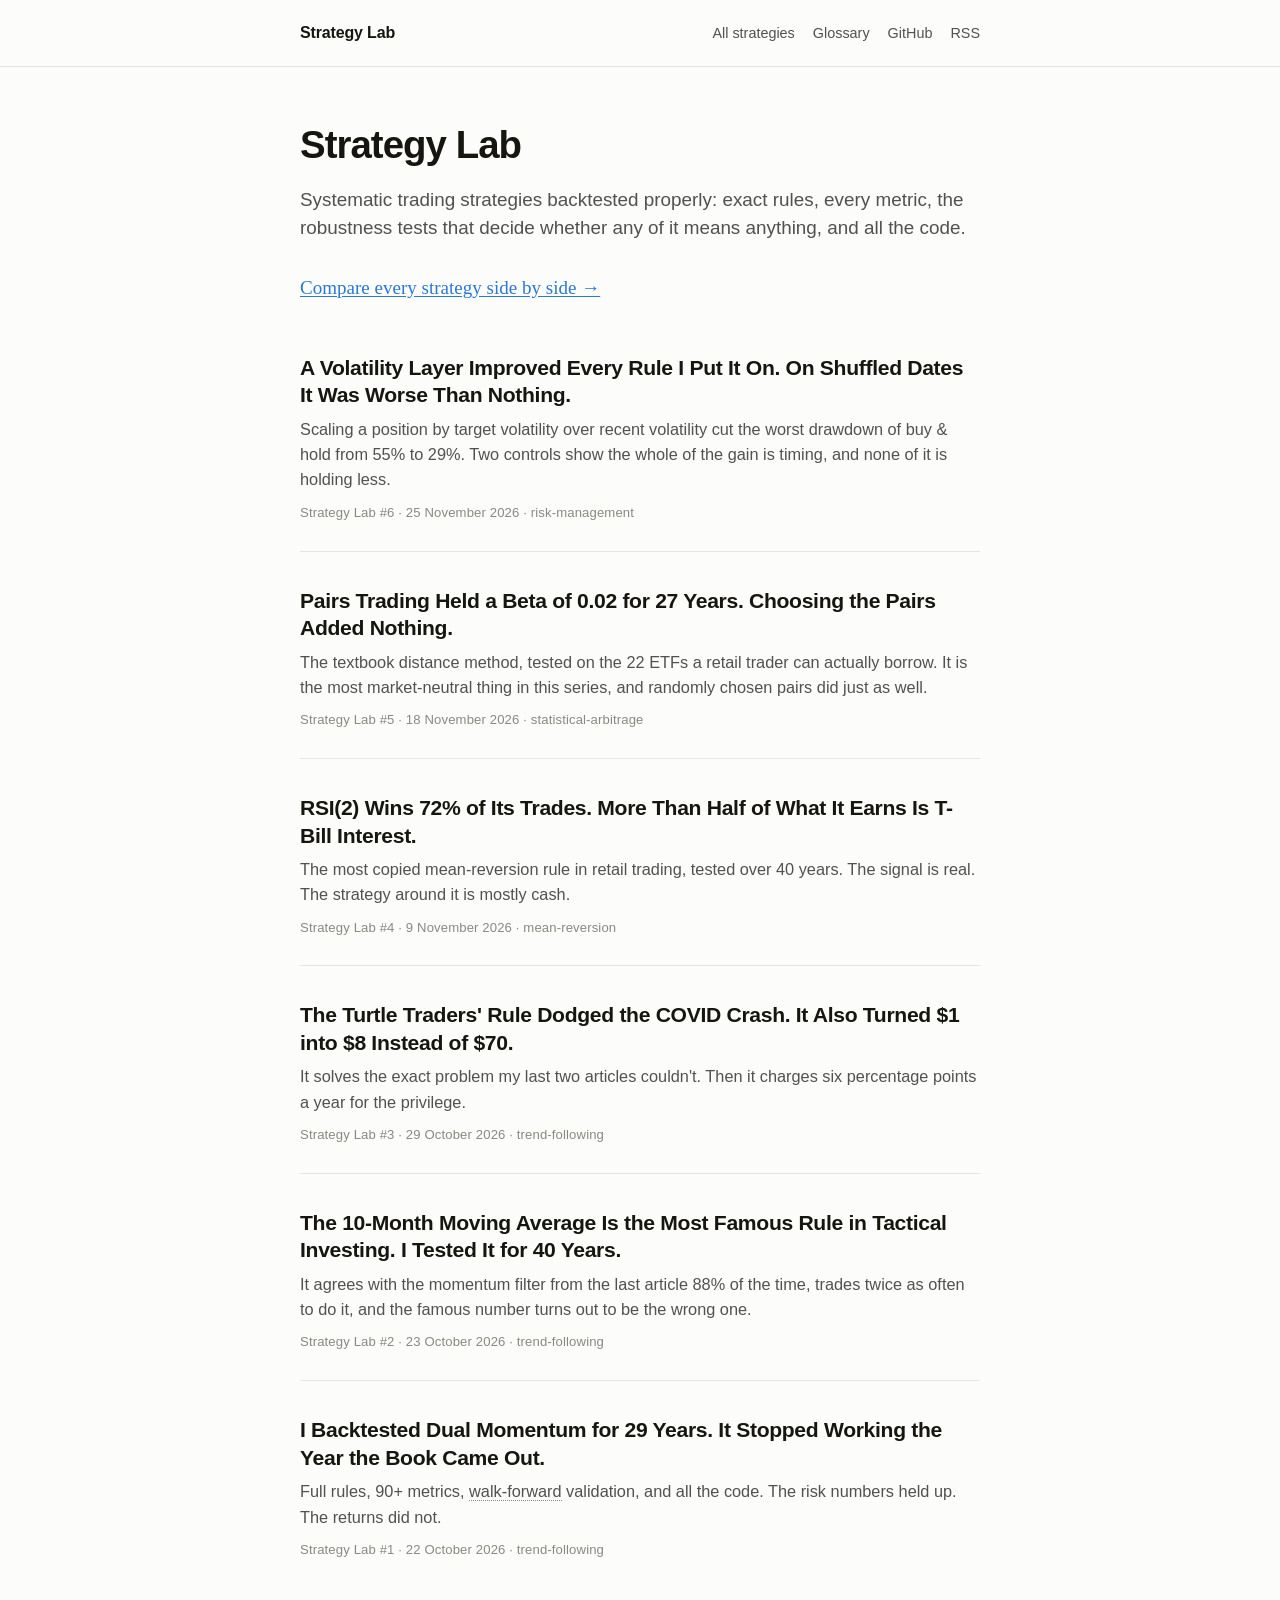
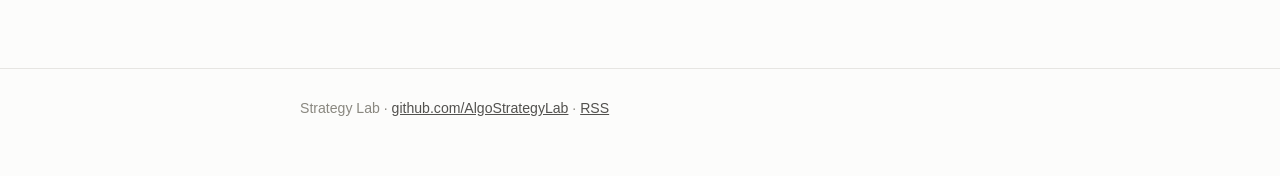
<file: index.html>
<!doctype html>
<html lang="en">
<head>
<meta charset="utf-8">
<meta name="viewport" content="width=device-width, initial-scale=1">
<title>Strategy Lab — backtested systematic strategies</title>
<meta name="description" content="Systematic trading strategies backtested with full robustness testing and open code.">
<meta name="author" content="Abhinav Taduka">
<link rel="canonical" href="https://algostrategylab.github.io/">
<meta property="og:type" content="article">
<meta property="og:title" content="Strategy Lab — backtested systematic strategies">
<meta property="og:description" content="Systematic trading strategies backtested with full robustness testing and open code.">
<meta property="og:image" content="https://algostrategylab.github.io/assets/charts/">
<meta property="og:url" content="https://algostrategylab.github.io/">
<meta name="twitter:card" content="summary_large_image">
<link rel="alternate" type="application/rss+xml" title="Strategy Lab" href="https://algostrategylab.github.io/feed.xml">
<link rel="stylesheet" href="style.8ef6aeec.css">
</head>
<body>
<header class="site"><div class="wrap">
  <a class="brand" href="">Strategy Lab</a>
  <nav><a href="">All strategies</a><a href="glossary/">Glossary</a><a href="https://github.com/AlgoStrategyLab/strategy-lab">GitHub</a><a href="feed.xml">RSS</a></nav>
</div></header>

<div class="wrap">
<article>
<h1>Strategy Lab</h1>
<p class="deck">Systematic trading strategies backtested properly: exact rules, every metric, the robustness tests that decide whether any of it means anything, and all the code.</p>
<p><a href="compare/">Compare every strategy side by side &rarr;</a></p>
<ul class="cards">
<li class="card"><a href="volatility-targeting/"><h3>A Volatility Layer Improved Every Rule I Put It On. On Shuffled Dates It Was Worse Than Nothing.</h3></a><p class="deck">Scaling a position by target volatility over recent volatility cut the worst drawdown of buy &amp; hold from 55% to 29%. Two controls show the whole of the gain is timing, and none of it is holding less.</p><p class="meta">Strategy Lab #6 &middot; 25 November 2026 &middot; risk-management</p></li>
<li class="card"><a href="pairs-trading/"><h3>Pairs Trading Held a Beta of 0.02 for 27 Years. Choosing the Pairs Added Nothing.</h3></a><p class="deck">The textbook distance method, tested on the 22 ETFs a retail trader can actually borrow. It is the most market-neutral thing in this series, and randomly chosen pairs did just as well.</p><p class="meta">Strategy Lab #5 &middot; 18 November 2026 &middot; statistical-arbitrage</p></li>
<li class="card"><a href="rsi2-mean-reversion/"><h3>RSI(2) Wins 72% of Its Trades. More Than Half of What It Earns Is T-Bill Interest.</h3></a><p class="deck">The most copied mean-reversion rule in retail trading, tested over 40 years. The signal is real. The strategy around it is mostly cash.</p><p class="meta">Strategy Lab #4 &middot; 9 November 2026 &middot; mean-reversion</p></li>
<li class="card"><a href="donchian-breakout/"><h3>The Turtle Traders&#x27; Rule Dodged the COVID Crash. It Also Turned $1 into $8 Instead of $70.</h3></a><p class="deck">It solves the exact problem my last two articles couldn't. Then it charges six percentage points a year for the privilege.</p><p class="meta">Strategy Lab #3 &middot; 29 October 2026 &middot; trend-following</p></li>
<li class="card"><a href="sma-trend-filter/"><h3>The 10-Month Moving Average Is the Most Famous Rule in Tactical Investing. I Tested It for 40 Years.</h3></a><p class="deck">It agrees with the momentum filter from the last article 88% of the time, trades twice as often to do it, and the famous number turns out to be the wrong one.</p><p class="meta">Strategy Lab #2 &middot; 23 October 2026 &middot; trend-following</p></li>
<li class="card"><a href="dual-momentum/"><h3>I Backtested Dual Momentum for 29 Years. It Stopped Working the Year the Book Came Out.</h3></a><p class="deck">Full rules, 90+ metrics, <a class="gl" href="../glossary/#walk-forward">walk-forward</a> validation, and all the code. The risk numbers held up. The returns did not.</p><p class="meta">Strategy Lab #1 &middot; 22 October 2026 &middot; trend-following</p></li>
</ul>
</article>
</div>

<footer class="site"><div class="wrap">
Strategy Lab &middot; <a href="https://github.com/AlgoStrategyLab/strategy-lab">github.com/AlgoStrategyLab</a> &middot; <a href="feed.xml">RSS</a>
</div></footer>
</body>
</html>
</file>
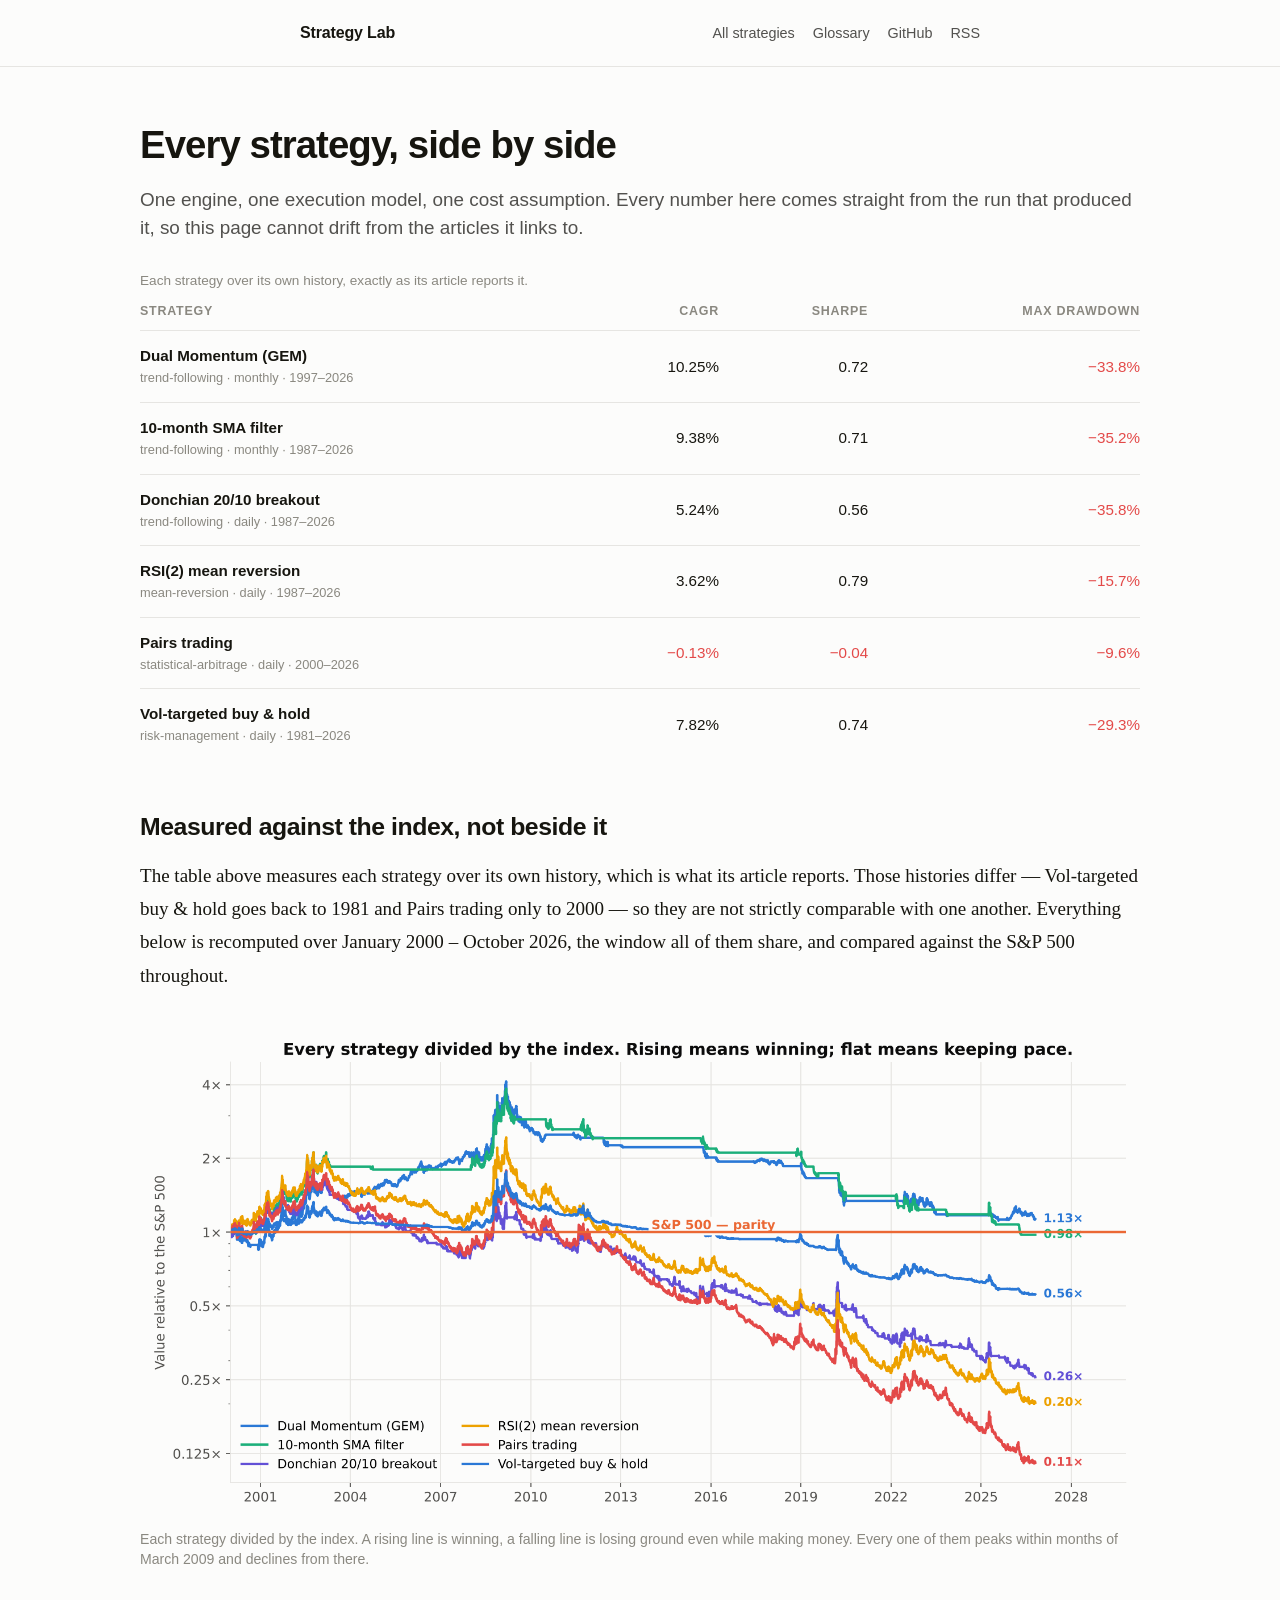
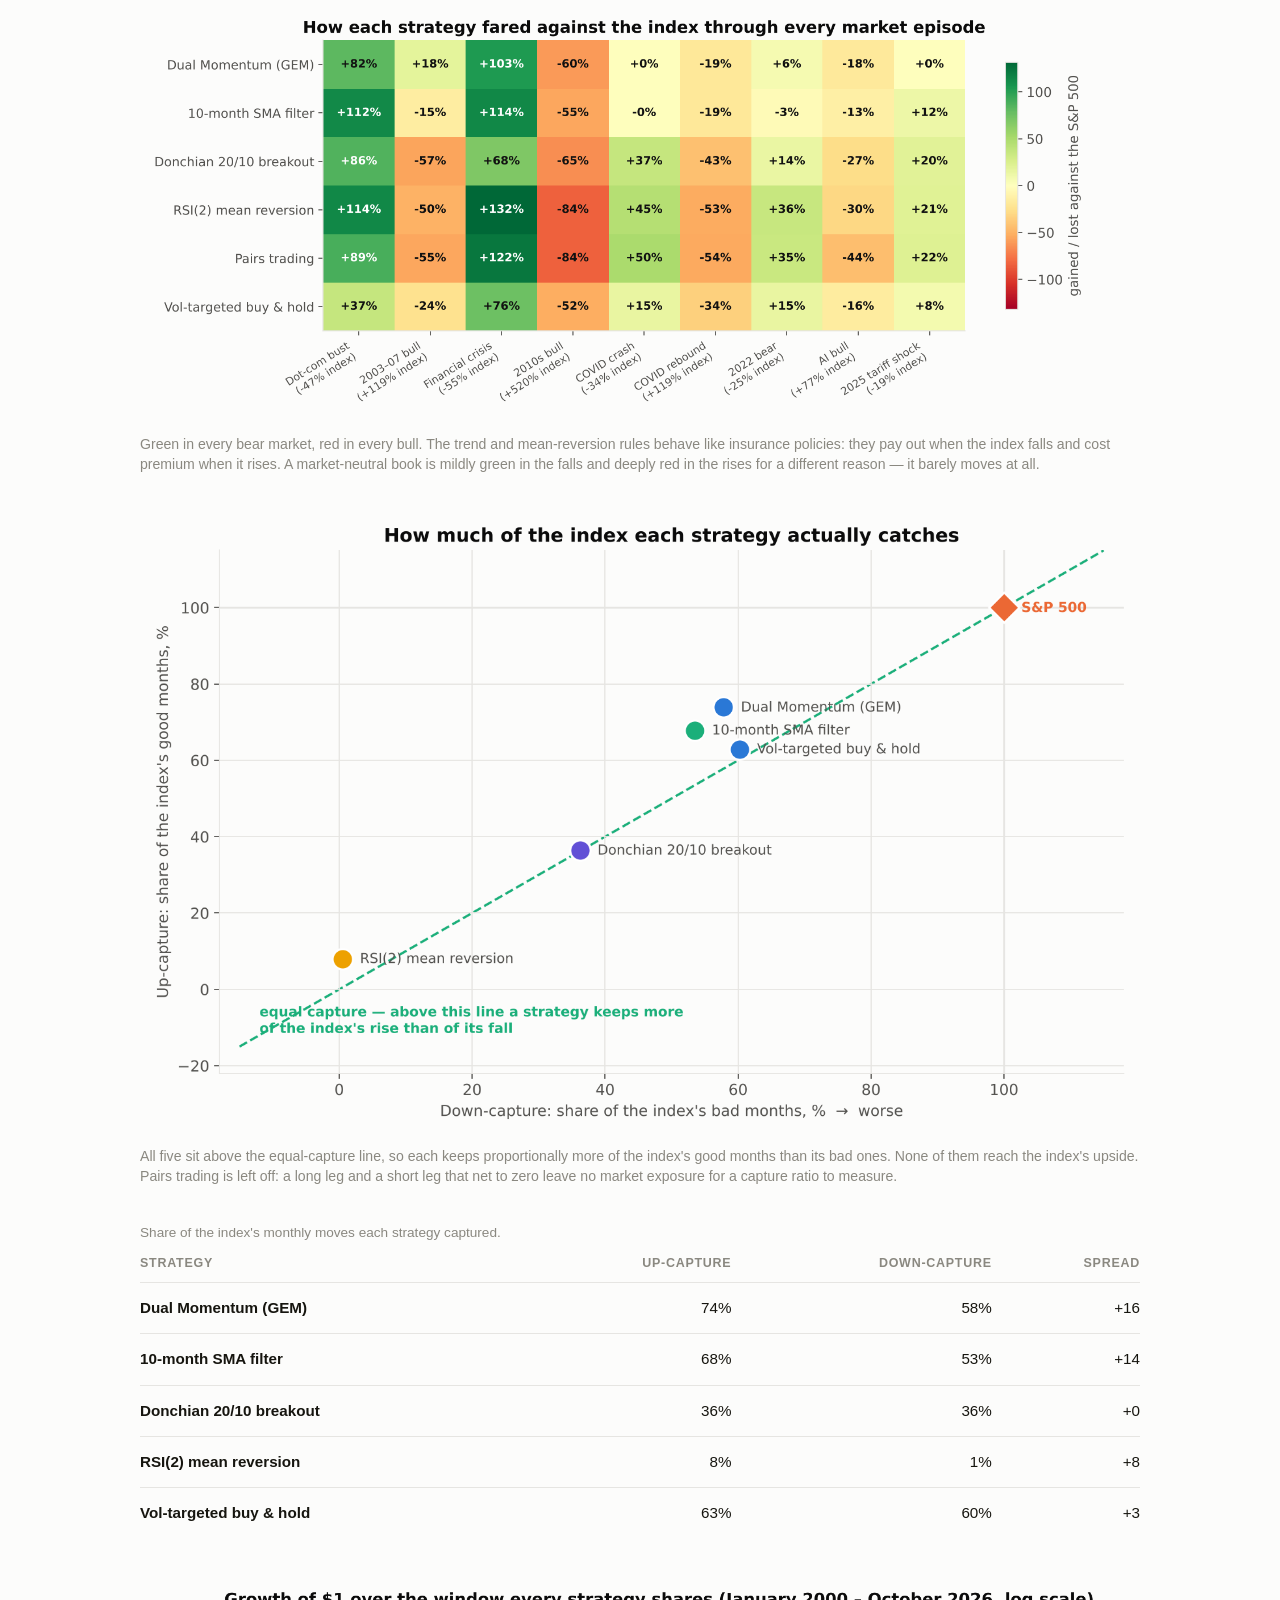
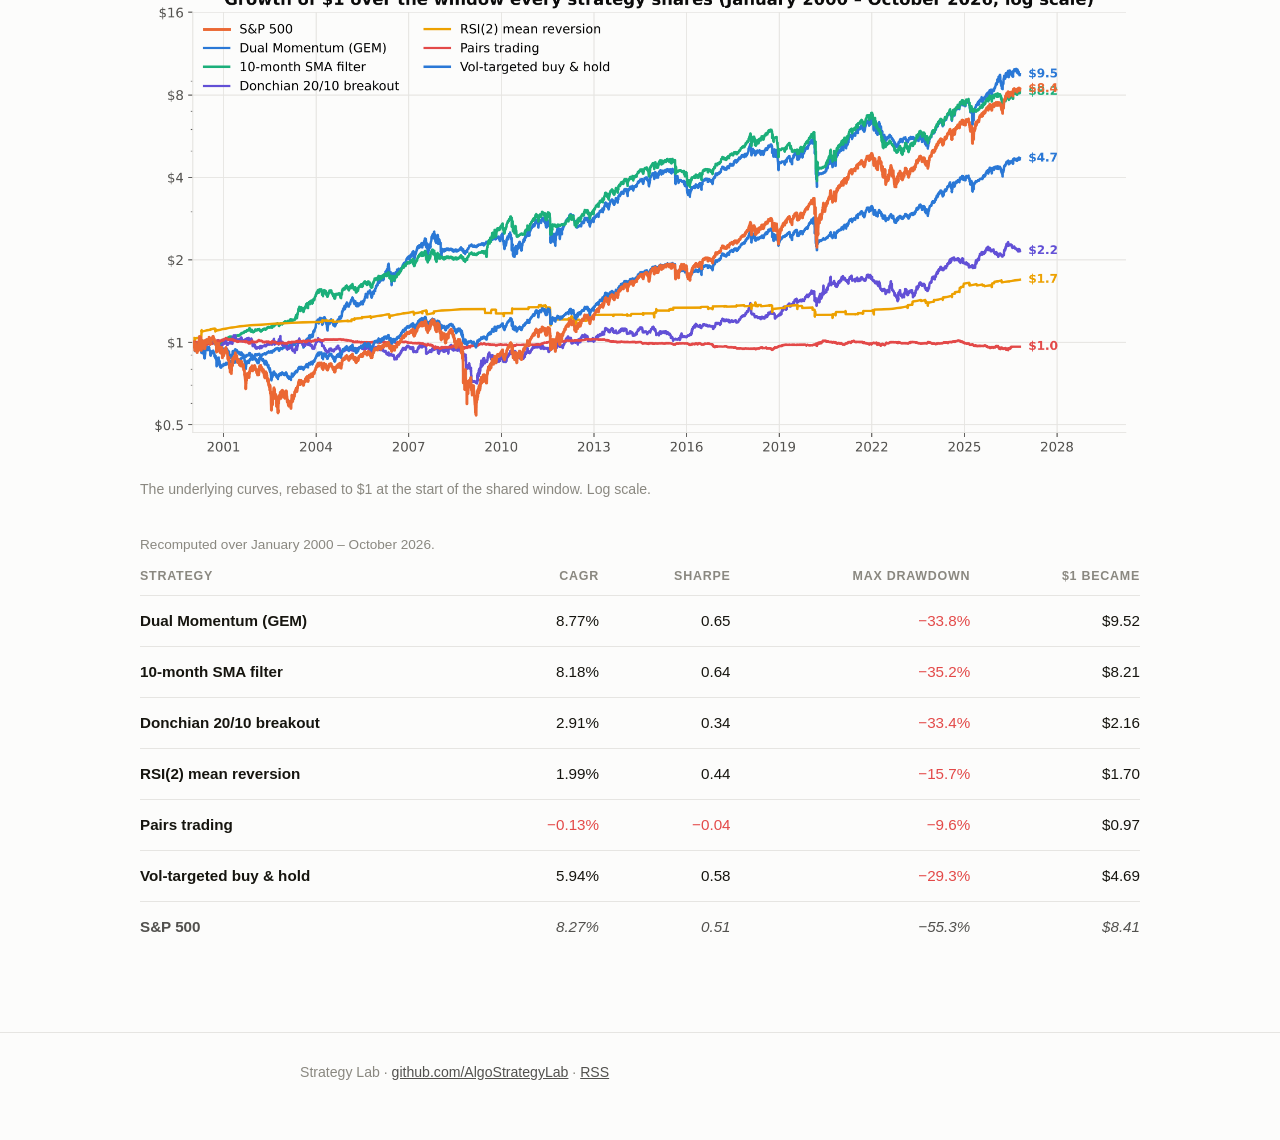
<file: compare/index.html>
<!doctype html>
<html lang="en">
<head>
<meta charset="utf-8">
<meta name="viewport" content="width=device-width, initial-scale=1">
<title>Compare every Strategy Lab backtest</title>
<meta name="description" content="Every backtested strategy side by side, generated from the same engine and the same results files.">
<meta name="author" content="Abhinav Taduka">
<link rel="canonical" href="https://algostrategylab.github.io/compare/">
<meta property="og:type" content="article">
<meta property="og:title" content="Compare every Strategy Lab backtest">
<meta property="og:description" content="Every backtested strategy side by side, generated from the same engine and the same results files.">
<meta property="og:image" content="https://algostrategylab.github.io/assets/charts/compare_growth.png">
<meta property="og:url" content="https://algostrategylab.github.io/compare/">
<meta name="twitter:card" content="summary_large_image">
<link rel="alternate" type="application/rss+xml" title="Strategy Lab" href="https://algostrategylab.github.io/feed.xml">
<link rel="stylesheet" href="../style.8ef6aeec.css">
</head>
<body>
<header class="site"><div class="wrap">
  <a class="brand" href="../">Strategy Lab</a>
  <nav><a href="../">All strategies</a><a href="../glossary/">Glossary</a><a href="https://github.com/AlgoStrategyLab/strategy-lab">GitHub</a><a href="../feed.xml">RSS</a></nav>
</div></header>

<div class="wrap wide">
<article>
<h1>Every strategy, side by side</h1>
<p class="deck">One engine, one execution model, one cost assumption. Every number here comes straight from the run that produced it, so this page cannot drift from the articles it links to.</p>
<div class="table-scroll">
<table class="compare">
<caption>Each strategy over its own history, exactly as its article reports it.</caption>
<thead><tr><th>Strategy</th><th>CAGR</th><th>Sharpe</th><th>Max drawdown</th></tr></thead>
<tbody>
<tr><td><a href="../dual-momentum/">Dual Momentum (GEM)</a><span class="sub">trend-following &middot; monthly &middot; 1997–2026</span></td><td>10.25%</td><td>0.72</td><td class="neg">−33.8%</td></tr>
<tr><td><a href="../sma-trend-filter/">10-month SMA filter</a><span class="sub">trend-following &middot; monthly &middot; 1987–2026</span></td><td>9.38%</td><td>0.71</td><td class="neg">−35.2%</td></tr>
<tr><td><a href="../donchian-breakout/">Donchian 20/10 breakout</a><span class="sub">trend-following &middot; daily &middot; 1987–2026</span></td><td>5.24%</td><td>0.56</td><td class="neg">−35.8%</td></tr>
<tr><td><a href="../rsi2-mean-reversion/">RSI(2) mean reversion</a><span class="sub">mean-reversion &middot; daily &middot; 1987–2026</span></td><td>3.62%</td><td>0.79</td><td class="neg">−15.7%</td></tr>
<tr><td><a href="../pairs-trading/">Pairs trading</a><span class="sub">statistical-arbitrage &middot; daily &middot; 2000–2026</span></td><td class="neg">−0.13%</td><td class="neg">−0.04</td><td class="neg">−9.6%</td></tr>
<tr><td><a href="../volatility-targeting/">Vol-targeted buy &amp; hold</a><span class="sub">risk-management &middot; daily &middot; 1981–2026</span></td><td>7.82%</td><td>0.74</td><td class="neg">−29.3%</td></tr>
</tbody>
</table>
</div>
<h2>Measured against the index, not beside it</h2>
<p>The table above measures each strategy over its own history, which is what its article reports. Those histories differ — Vol-targeted buy & hold goes back to 1981 and Pairs trading only to 2000 — so they are not strictly comparable with one another. Everything below is recomputed over January 2000 – October 2026, the window all of them share, and compared against the S&amp;P 500 throughout.</p>
<figure><img src="../assets/charts/compare_relative.png" alt="Each strategy&#39;s value divided by the S&amp;P 500 over time"><figcaption>Each strategy divided by the index. A rising line is winning, a falling line is losing ground even while making money. Every one of them peaks within months of March 2009 and declines from there.</figcaption></figure>
<figure><img src="../assets/charts/compare_episodes.png" alt="Grid of each strategy against the index through each market episode"><figcaption>Green in every bear market, red in every bull. The trend and mean-reversion rules behave like insurance policies: they pay out when the index falls and cost premium when it rises. A market-neutral book is mildly green in the falls and deeply red in the rises for a different reason — it barely moves at all.</figcaption></figure>
<figure><img src="../assets/charts/compare_capture.png" alt="Up-capture against down-capture for each strategy, with the index at 100/100"><figcaption>All five sit above the equal-capture line, so each keeps proportionally more of the index's good months than its bad ones. None of them reach the index's upside. Pairs trading is left off: a long leg and a short leg that net to zero leave no market exposure for a capture ratio to measure.</figcaption></figure>
<div class="table-scroll">
<table class="compare">
<caption>Share of the index's monthly moves each strategy captured.</caption>
<thead><tr><th>Strategy</th><th>Up-capture</th><th>Down-capture</th><th>Spread</th></tr></thead>
<tbody>
<tr><td><a href="../dual-momentum/">Dual Momentum (GEM)</a></td><td>74%</td><td>58%</td><td>+16</td></tr><tr><td><a href="../sma-trend-filter/">10-month SMA filter</a></td><td>68%</td><td>53%</td><td>+14</td></tr><tr><td><a href="../donchian-breakout/">Donchian 20/10 breakout</a></td><td>36%</td><td>36%</td><td>+0</td></tr><tr><td><a href="../rsi2-mean-reversion/">RSI(2) mean reversion</a></td><td>8%</td><td>1%</td><td>+8</td></tr><tr><td><a href="../volatility-targeting/">Vol-targeted buy &amp; hold</a></td><td>63%</td><td>60%</td><td>+3</td></tr>
</tbody>
</table>
</div>
<figure><img src="../assets/charts/compare_growth.png" alt="Growth of one dollar for every strategy and the S&amp;P 500"><figcaption>The underlying curves, rebased to $1 at the start of the shared window. Log scale.</figcaption></figure>
<div class="table-scroll">
<table class="compare">
<caption>Recomputed over January 2000 – October 2026.</caption>
<thead><tr><th>Strategy</th><th>CAGR</th><th>Sharpe</th><th>Max drawdown</th><th>$1 became</th></tr></thead>
<tbody>
<tr><td><a href="../dual-momentum/">Dual Momentum (GEM)</a></td><td>8.77%</td><td>0.65</td><td class="neg">−33.8%</td><td>$9.52</td></tr>
<tr><td><a href="../sma-trend-filter/">10-month SMA filter</a></td><td>8.18%</td><td>0.64</td><td class="neg">−35.2%</td><td>$8.21</td></tr>
<tr><td><a href="../donchian-breakout/">Donchian 20/10 breakout</a></td><td>2.91%</td><td>0.34</td><td class="neg">−33.4%</td><td>$2.16</td></tr>
<tr><td><a href="../rsi2-mean-reversion/">RSI(2) mean reversion</a></td><td>1.99%</td><td>0.44</td><td class="neg">−15.7%</td><td>$1.70</td></tr>
<tr><td><a href="../pairs-trading/">Pairs trading</a></td><td class="neg">−0.13%</td><td class="neg">−0.04</td><td class="neg">−9.6%</td><td>$0.97</td></tr>
<tr><td><a href="../volatility-targeting/">Vol-targeted buy &amp; hold</a></td><td>5.94%</td><td>0.58</td><td class="neg">−29.3%</td><td>$4.69</td></tr>
<tr class="benchmark"><td>S&amp;P 500</td><td>8.27%</td><td>0.51</td><td class="neg">−55.3%</td><td>$8.41</td></tr>
</tbody>
</table>
</div>
</article>
</div>

<footer class="site"><div class="wrap">
Strategy Lab &middot; <a href="https://github.com/AlgoStrategyLab/strategy-lab">github.com/AlgoStrategyLab</a> &middot; <a href="../feed.xml">RSS</a>
</div></footer>
</body>
</html>
</file>
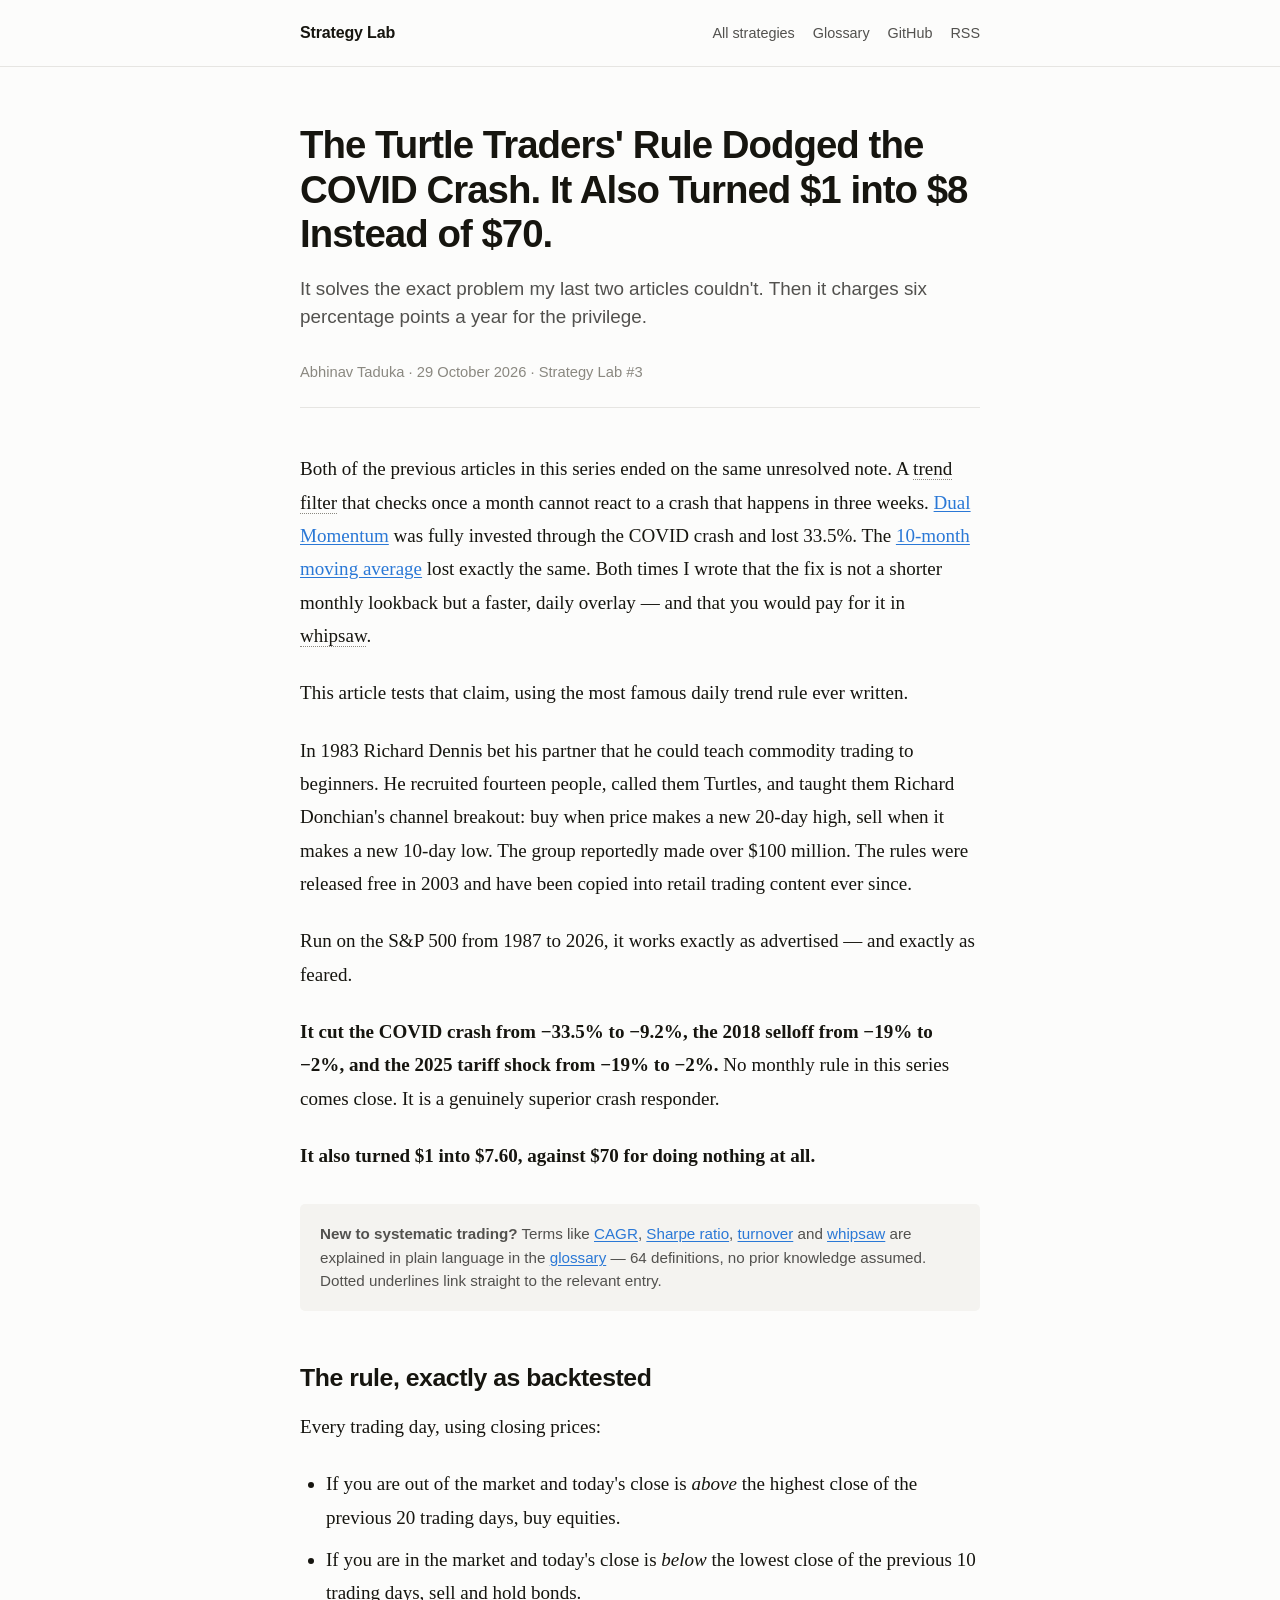
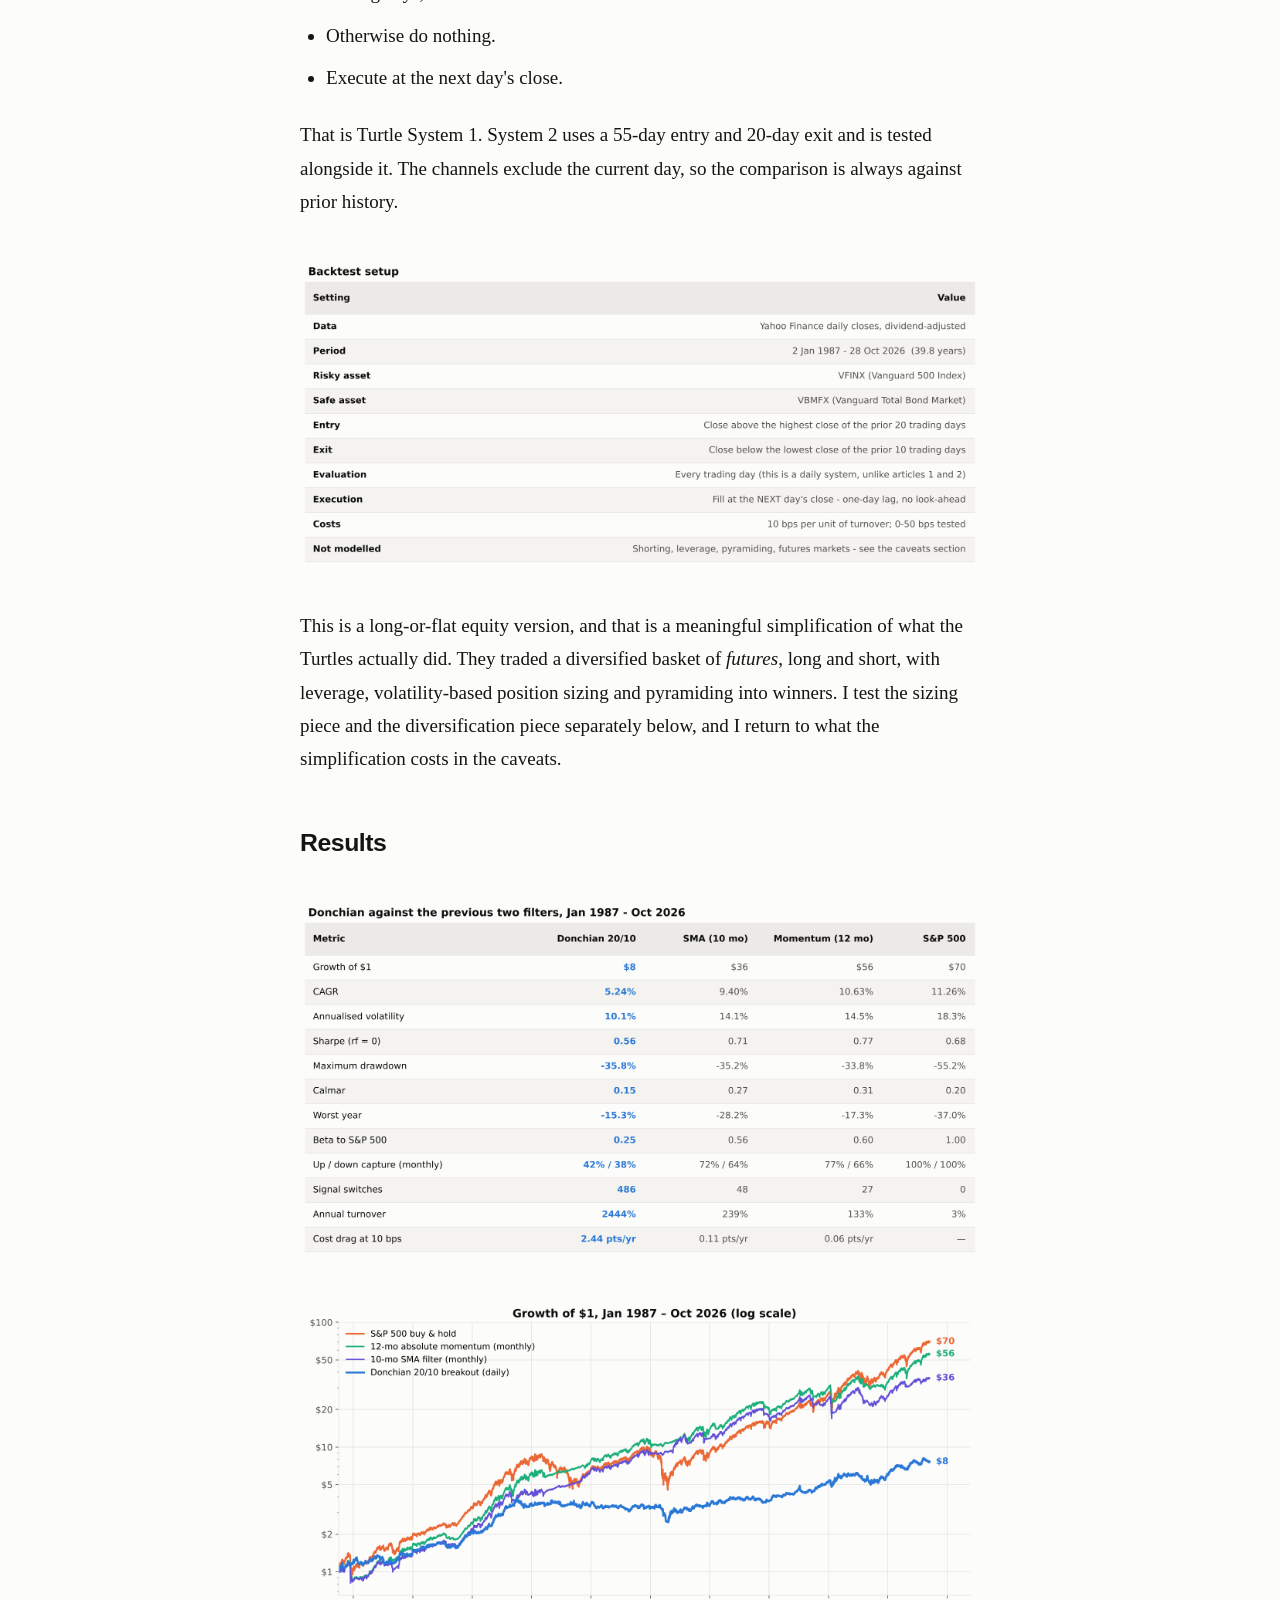
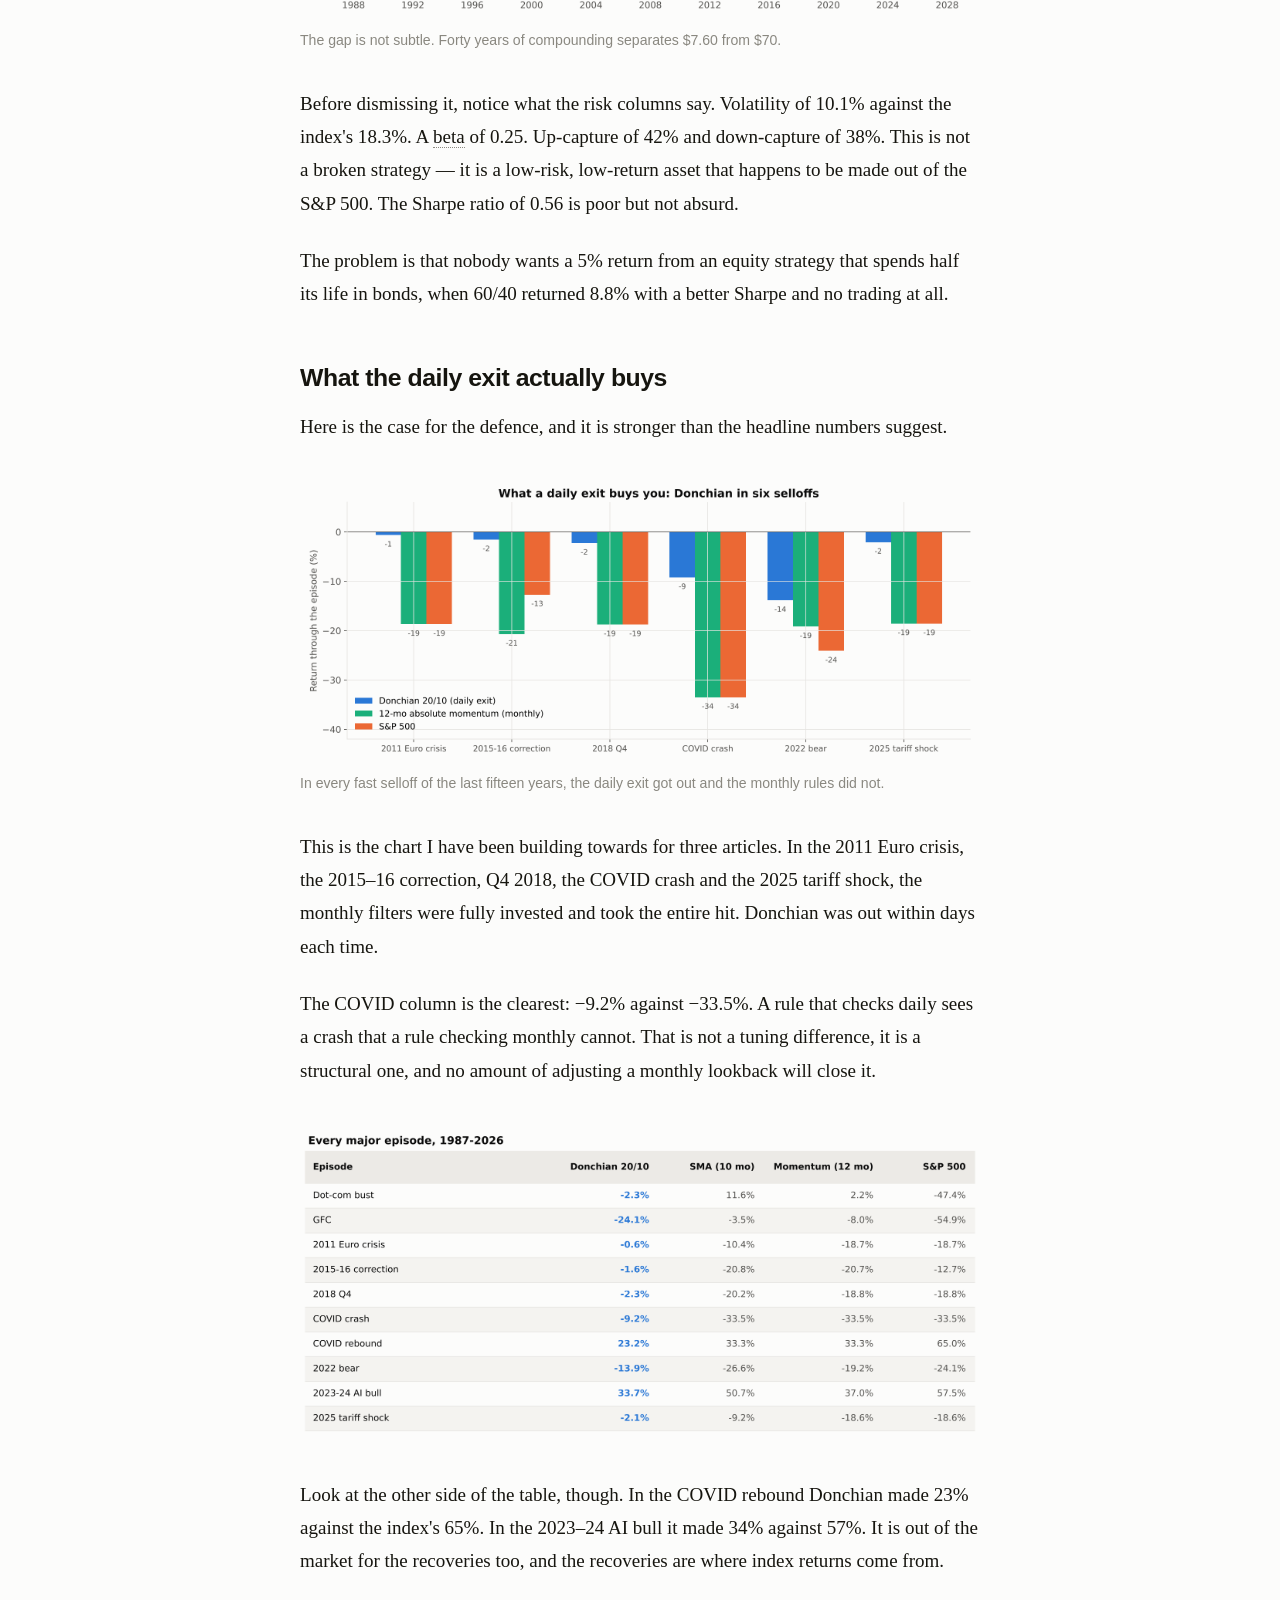
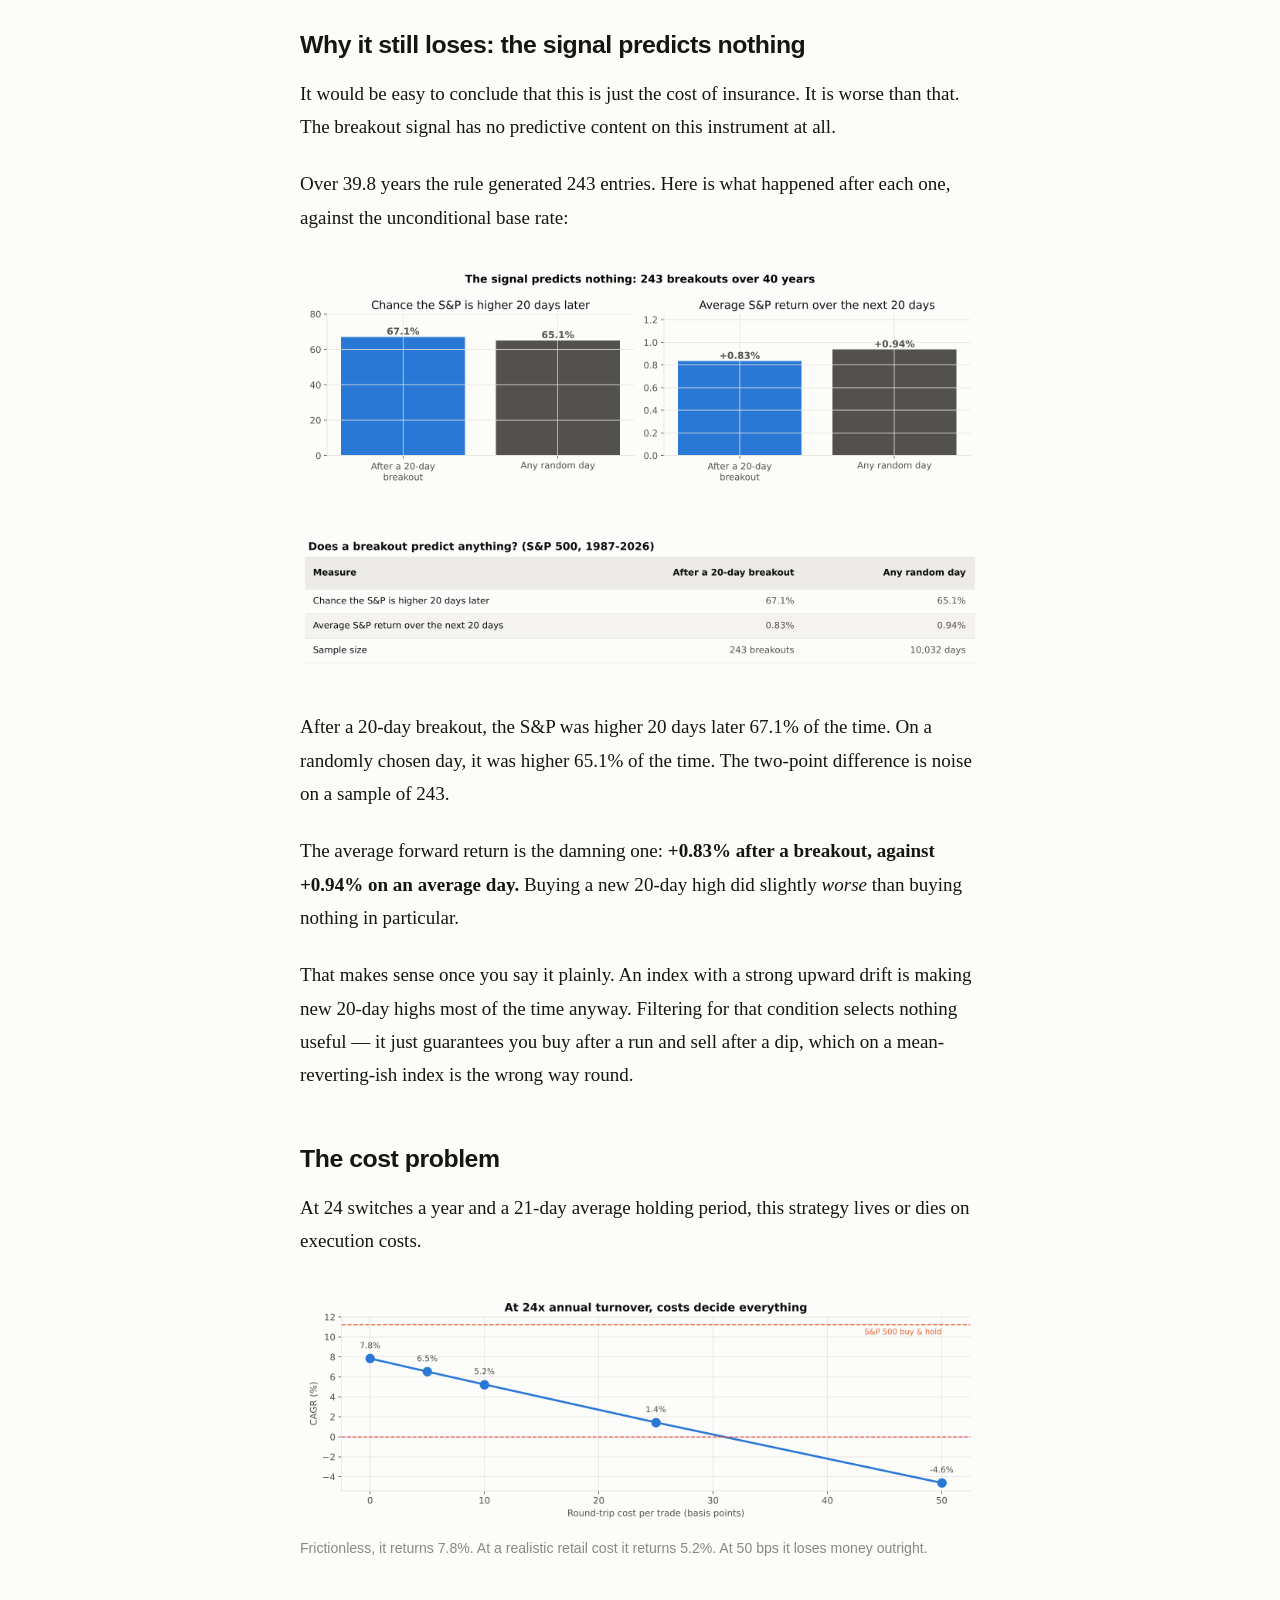
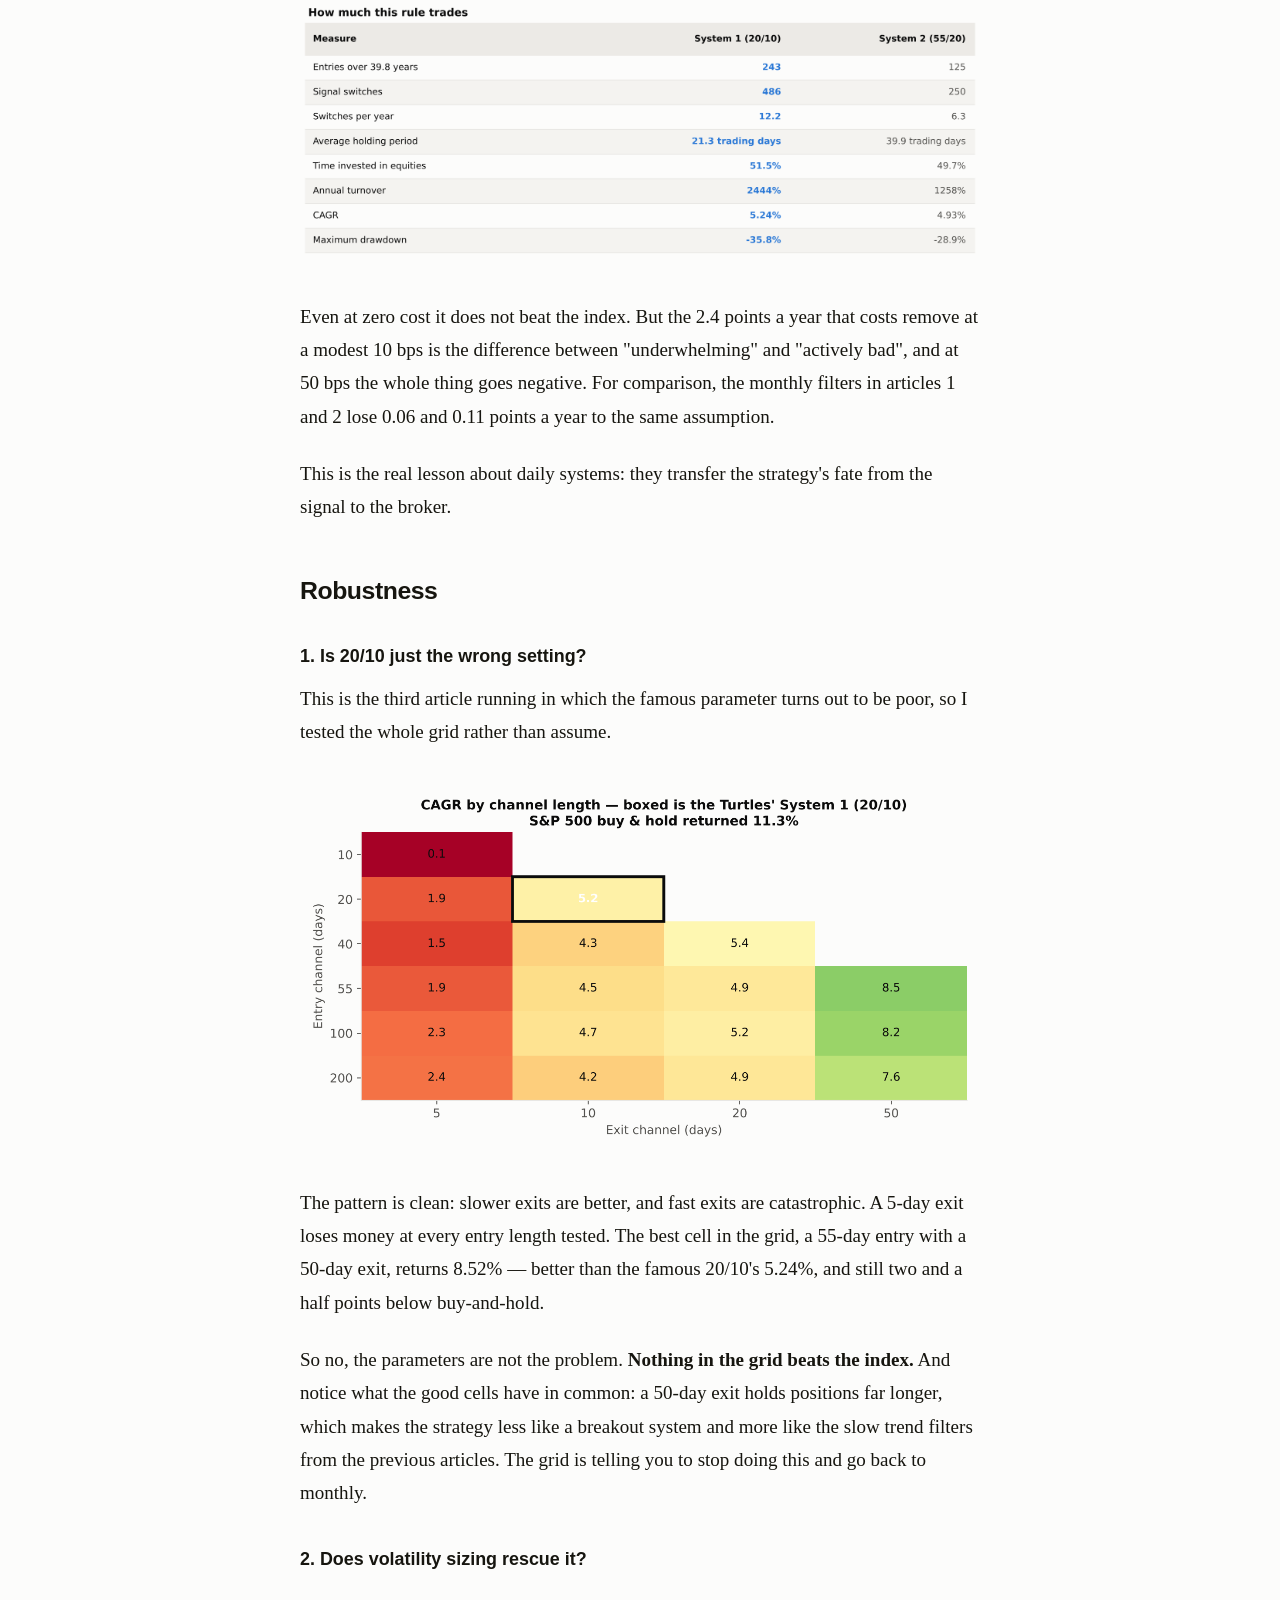
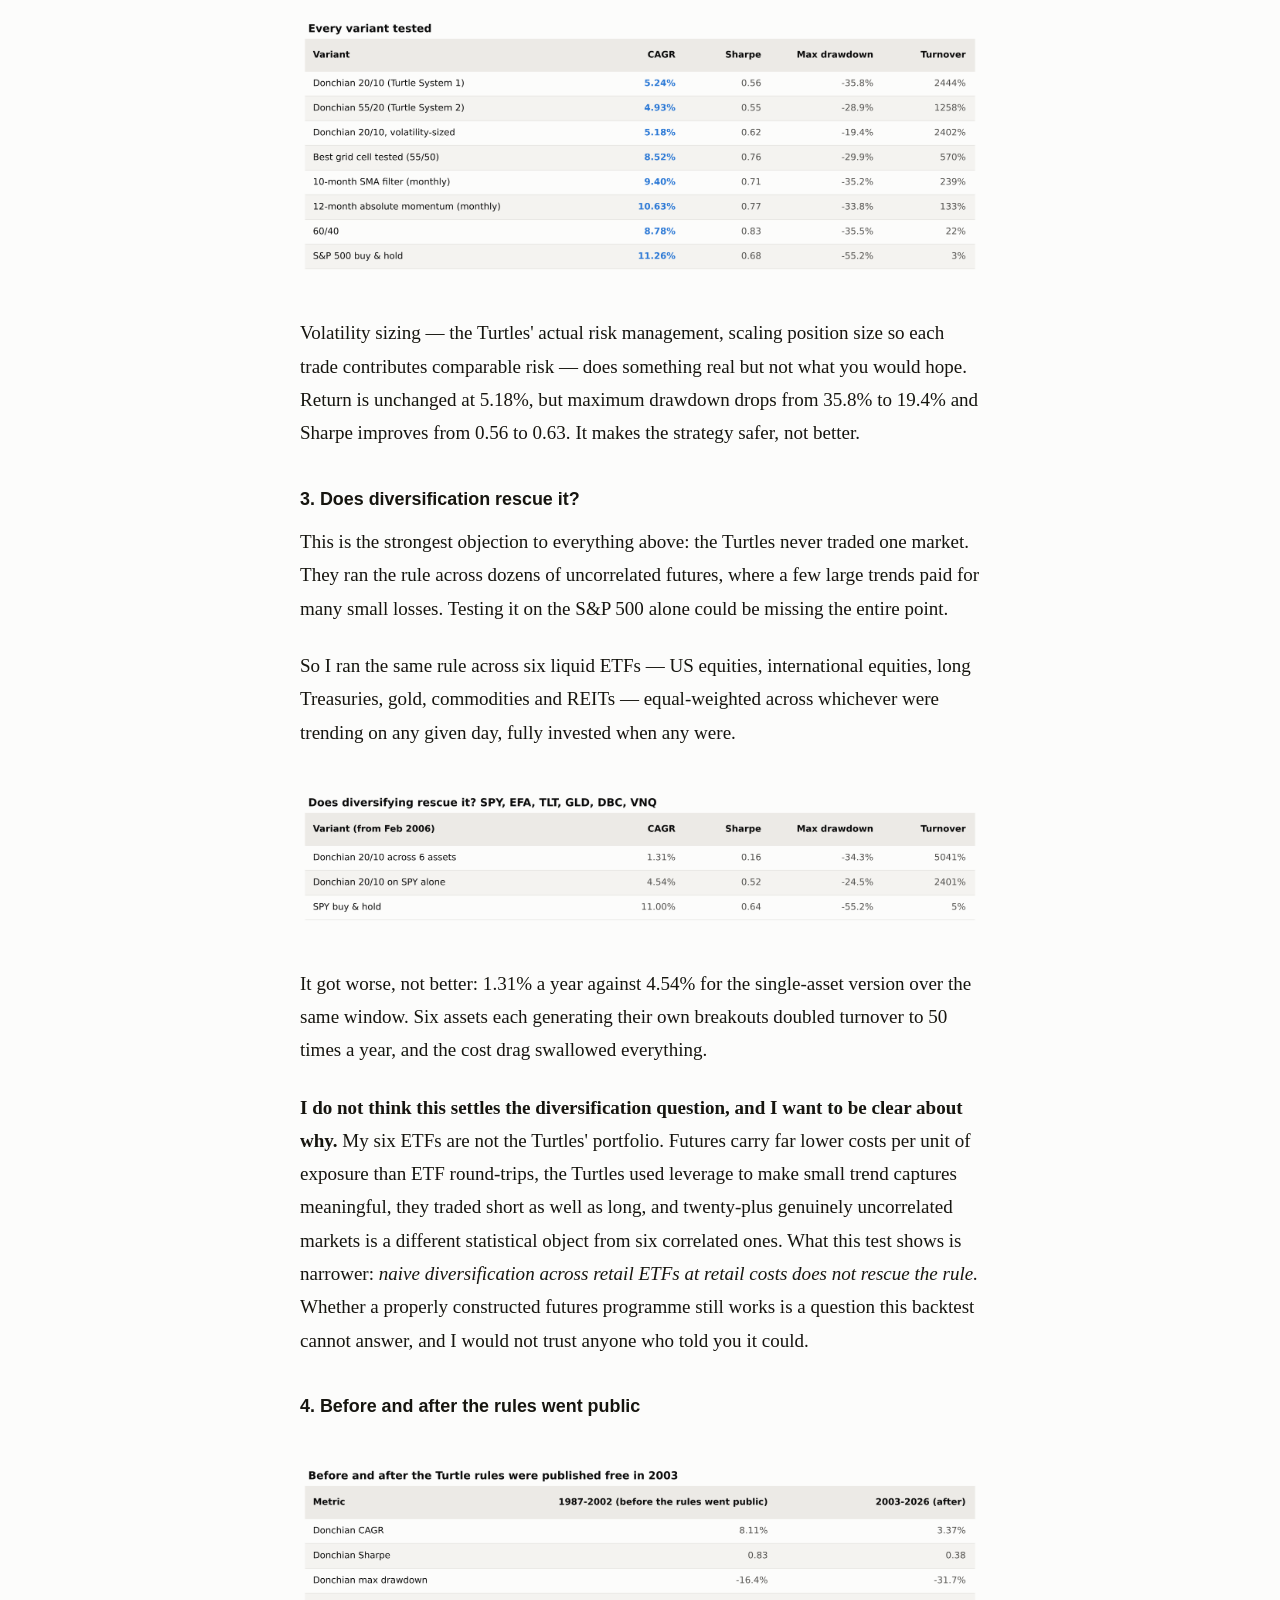
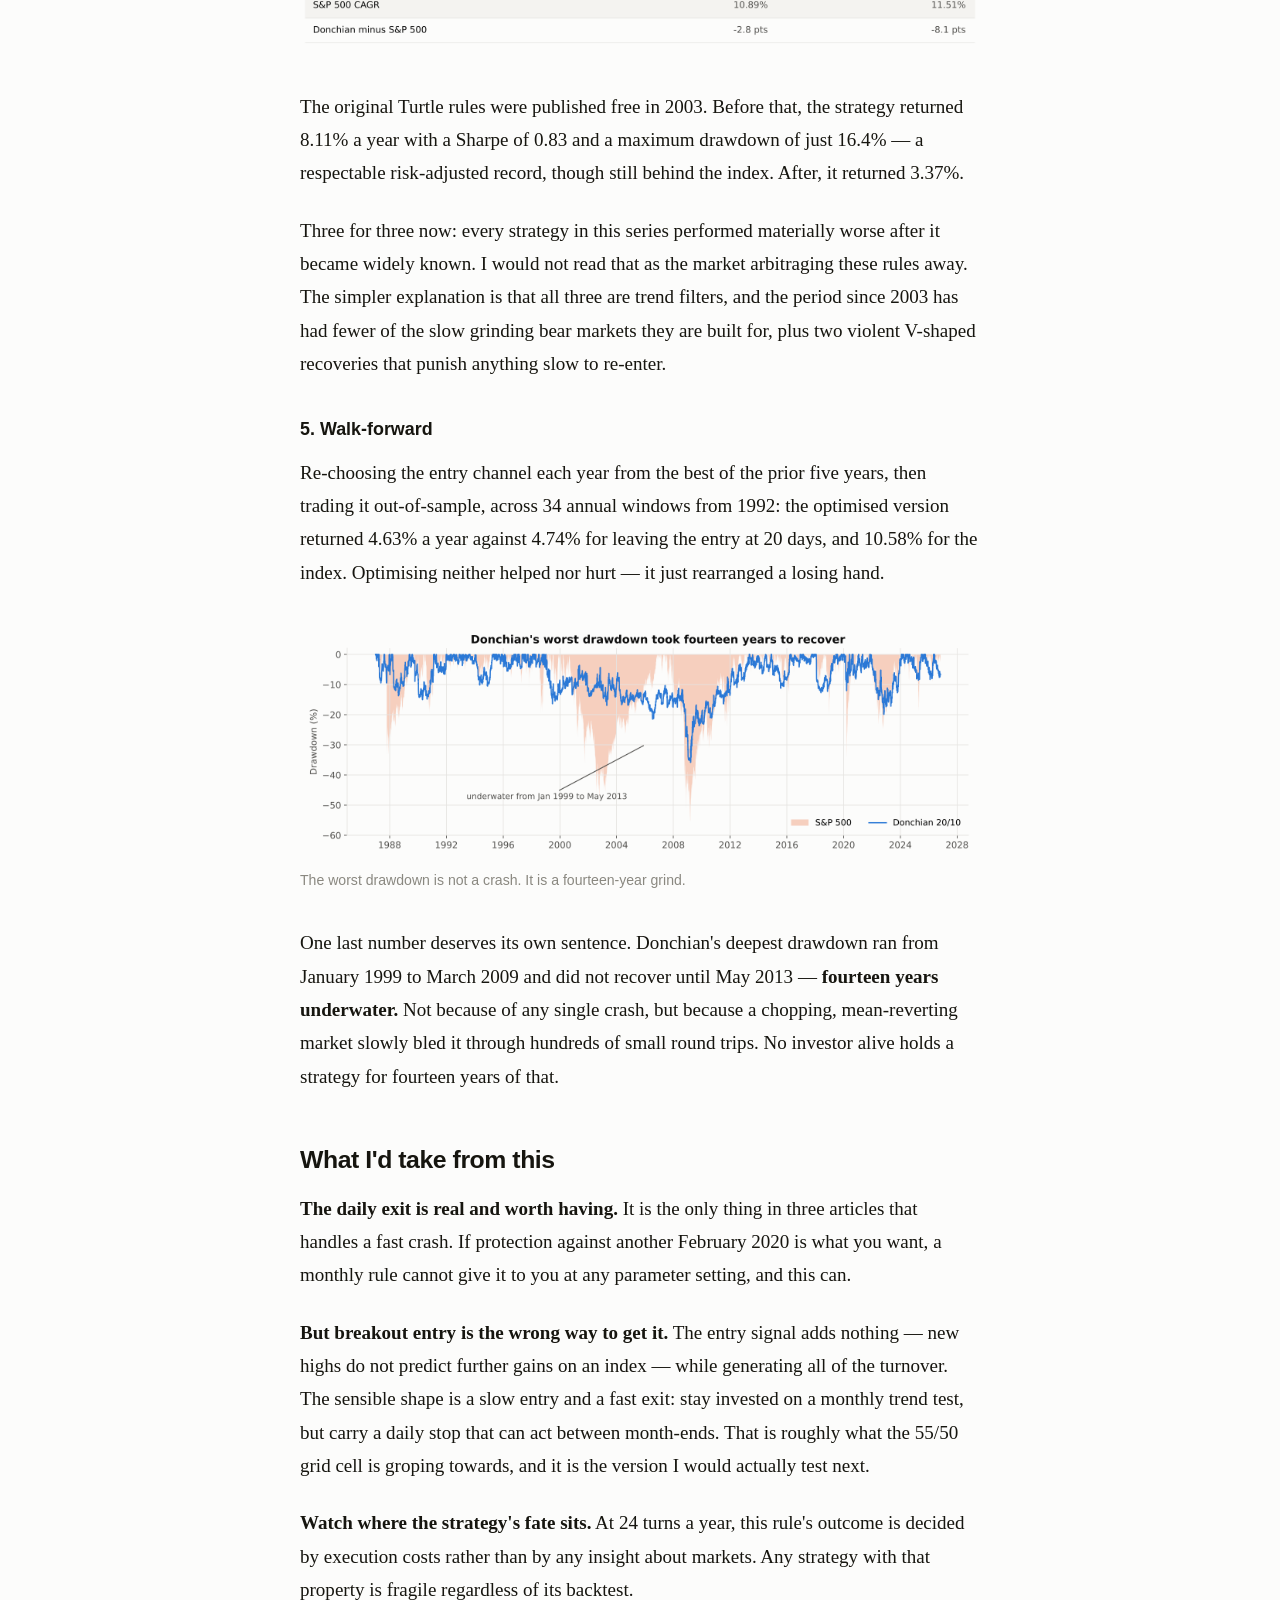
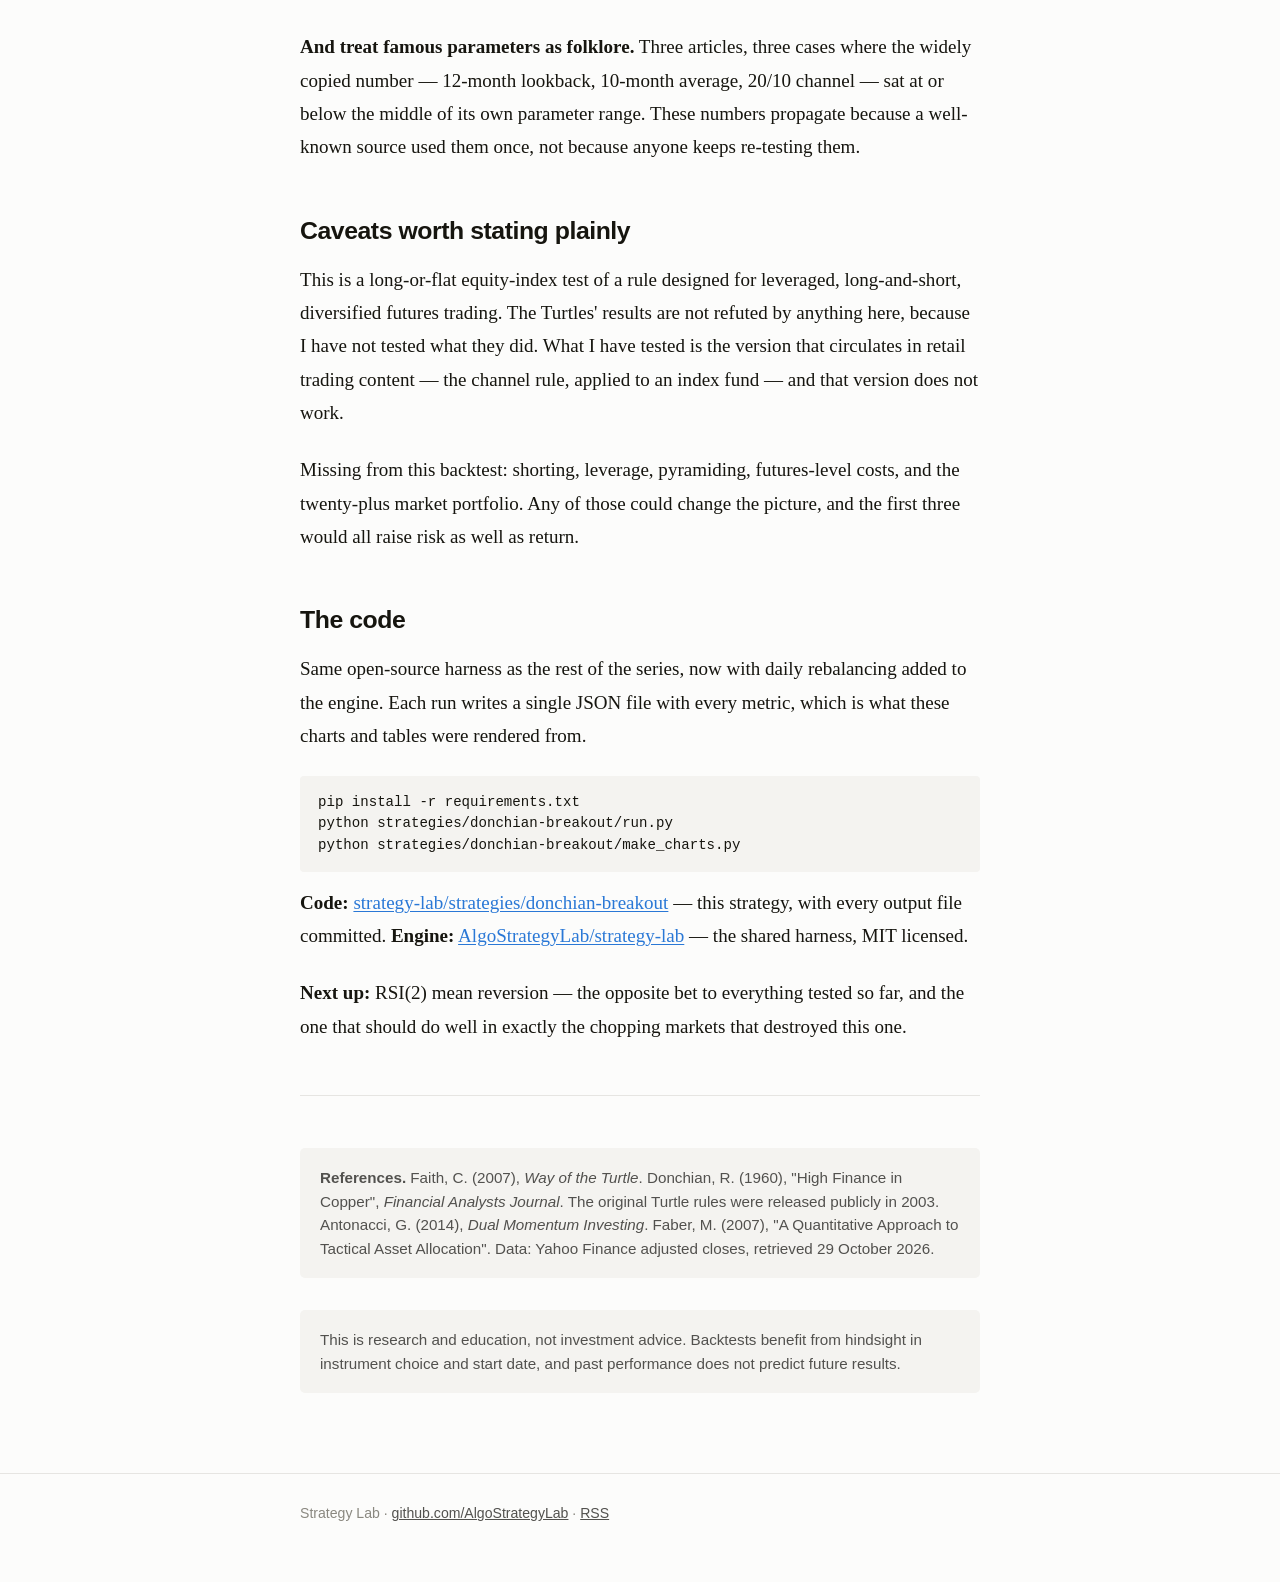
<file: donchian-breakout/index.html>
<!doctype html>
<html lang="en">
<head>
<meta charset="utf-8">
<meta name="viewport" content="width=device-width, initial-scale=1">
<title>The Turtle Traders&#x27; Rule Dodged the COVID Crash. It Also Turned $1 into $8 Instead of $70.</title>
<meta name="description" content="Donchian breakout on the S&amp;P 500, 1987-2026: the fast-crash problem solved, at six points a year.">
<meta name="author" content="Abhinav Taduka">
<link rel="canonical" href="https://algostrategylab.github.io/donchian-breakout/">
<meta property="og:type" content="article">
<meta property="og:title" content="The Turtle Traders&#x27; Rule Dodged the COVID Crash. It Also Turned $1 into $8 Instead of $70.">
<meta property="og:description" content="Donchian breakout on the S&amp;P 500, 1987-2026: the fast-crash problem solved, at six points a year.">
<meta property="og:image" content="https://algostrategylab.github.io/assets/charts/dc_c2_crashes.png">
<meta property="og:url" content="https://algostrategylab.github.io/donchian-breakout/">
<meta name="twitter:card" content="summary_large_image">
<link rel="alternate" type="application/rss+xml" title="Strategy Lab" href="https://algostrategylab.github.io/feed.xml">
<link rel="stylesheet" href="../style.css">
</head>
<body>
<header class="site"><div class="wrap">
  <a class="brand" href="../">Strategy Lab</a>
  <nav><a href="../">All strategies</a><a href="../glossary/">Glossary</a><a href="https://github.com/AlgoStrategyLab/strategy-lab">GitHub</a><a href="../feed.xml">RSS</a></nav>
</div></header>

<div class="wrap">
<article>
<h1>The Turtle Traders&#x27; Rule Dodged the COVID Crash. It Also Turned $1 into $8 Instead of $70.</h1>
<p class="deck">It solves the exact problem my last two articles couldn't. Then it charges six percentage points a year for the privilege.</p>
<p class="byline">Abhinav Taduka &middot; 29 October 2026 &middot; Strategy Lab #3</p>
<p>Both of the previous articles in this series ended on the same unresolved note. A <a class="gl" href="../glossary/#trend-filter">trend filter</a> that checks once a month cannot react to a crash that happens in three weeks. <a href="../dual-momentum/">Dual Momentum</a> was fully invested through the COVID crash and lost 33.5%. The <a href="../sma-trend-filter/">10-month moving average</a> lost exactly the same. Both times I wrote that the fix is not a shorter monthly lookback but a faster, daily overlay — and that you would pay for it in <a class="gl" href="../glossary/#whipsaw">whipsaw</a>.</p>
<p>This article tests that claim, using the most famous daily trend rule ever written.</p>
<p>In 1983 Richard Dennis bet his partner that he could teach commodity trading to beginners. He recruited fourteen people, called them Turtles, and taught them Richard Donchian's channel breakout: buy when price makes a new 20-day high, sell when it makes a new 10-day low. The group reportedly made over $100 million. The rules were released free in 2003 and have been copied into retail trading content ever since.</p>
<p>Run on the S&amp;P 500 from 1987 to 2026, it works exactly as advertised — and exactly as feared.</p>
<p><strong>It cut the COVID crash from −33.5% to −9.2%, the 2018 selloff from −19% to −2%, and the 2025 tariff shock from −19% to −2%.</strong> No monthly rule in this series comes close. It is a genuinely superior crash responder.</p>
<p><strong>It also turned $1 into $7.60, against $70 for doing nothing at all.</strong></p>
<p class="note"><strong>New to systematic trading?</strong> Terms like <a href="../glossary/#cagr">CAGR</a>, <a href="../glossary/#sharpe">Sharpe ratio</a>, <a href="../glossary/#turnover">turnover</a> and <a href="../glossary/#whipsaw">whipsaw</a> are explained in plain language in the <a href="../glossary/">glossary</a> — 64 definitions, no prior knowledge assumed. Dotted underlines link straight to the relevant entry.</p>
<h2>The rule, exactly as backtested</h2>
<p>Every trading day, using closing prices:</p>
<ul>
<li>If you are out of the market and today's close is <em>above</em> the highest close of the previous 20 trading days, buy equities.</li>
<li>If you are in the market and today's close is <em>below</em> the lowest close of the previous 10 trading days, sell and hold bonds.</li>
<li>Otherwise do nothing.</li>
<li>Execute at the next day's close.</li>
</ul>
<p>That is Turtle System 1. System 2 uses a 55-day entry and 20-day exit and is tested alongside it. The channels exclude the current day, so the comparison is always against prior history.</p>
<figure><img src="../assets/tables/dc_t_setup.png" alt="Backtest setup: Yahoo Finance daily closes, January 1987 to October 2026, daily evaluation, next-close execution, 10 bps costs"></figure>

<p>This is a long-or-flat equity version, and that is a meaningful simplification of what the Turtles actually did. They traded a diversified basket of <em>futures</em>, long and short, with leverage, volatility-based position sizing and pyramiding into winners. I test the sizing piece and the diversification piece separately below, and I return to what the simplification costs in the caveats.</p>
<h2>Results</h2>
<figure><img src="../assets/tables/dc_t_headline.png" alt="Headline table comparing Donchian 20/10 against the SMA filter, absolute momentum and the S&amp;P 500"></figure>

<figure><img src="../assets/charts/dc_c1_equity.png" alt="Growth of $1 on a log scale from 1987 to 2026 for Donchian, the SMA filter, absolute momentum and the S&amp;P 500"><figcaption>The gap is not subtle. Forty years of compounding separates $7.60 from $70.</figcaption></figure>

<p>Before dismissing it, notice what the risk columns say. Volatility of 10.1% against the index's 18.3%. A <a class="gl" href="../glossary/#beta">beta</a> of 0.25. Up-capture of 42% and down-capture of 38%. This is not a broken strategy — it is a low-risk, low-return asset that happens to be made out of the S&amp;P 500. The Sharpe ratio of 0.56 is poor but not absurd.</p>
<p>The problem is that nobody wants a 5% return from an equity strategy that spends half its life in bonds, when 60/40 returned 8.8% with a better Sharpe and no trading at all.</p>
<h2>What the daily exit actually buys</h2>
<p>Here is the case for the defence, and it is stronger than the headline numbers suggest.</p>
<figure><img src="../assets/charts/dc_c2_crashes.png" alt="Bar chart comparing Donchian, absolute momentum and the S&amp;P 500 across six selloffs"><figcaption>In every fast selloff of the last fifteen years, the daily exit got out and the monthly rules did not.</figcaption></figure>

<p>This is the chart I have been building towards for three articles. In the 2011 Euro crisis, the 2015–16 correction, Q4 2018, the COVID crash and the 2025 tariff shock, the monthly filters were fully invested and took the entire hit. Donchian was out within days each time.</p>
<p>The COVID column is the clearest: −9.2% against −33.5%. A rule that checks daily sees a crash that a rule checking monthly cannot. That is not a tuning difference, it is a structural one, and no amount of adjusting a monthly lookback will close it.</p>
<figure><img src="../assets/tables/dc_t_episodes.png" alt="Table of every major episode from 1987 to 2026 for all three strategies"></figure>

<p>Look at the other side of the table, though. In the COVID rebound Donchian made 23% against the index's 65%. In the 2023–24 AI bull it made 34% against 57%. It is out of the market for the recoveries too, and the recoveries are where index returns come from.</p>
<h2>Why it still loses: the signal predicts nothing</h2>
<p>It would be easy to conclude that this is just the cost of insurance. It is worse than that. The breakout signal has no predictive content on this instrument at all.</p>
<p>Over 39.8 years the rule generated 243 entries. Here is what happened after each one, against the unconditional base rate:</p>
<figure><img src="../assets/charts/dc_c5_edge.png" alt="Two bar charts comparing the chance the S&amp;P is higher 20 days after a breakout versus any random day, and the average return"></figure>

<figure><img src="../assets/tables/dc_t_edge.png" alt="Table comparing forward 20-day outcomes after a breakout against any random day"></figure>

<p>After a 20-day breakout, the S&amp;P was higher 20 days later 67.1% of the time. On a randomly chosen day, it was higher 65.1% of the time. The two-point difference is noise on a sample of 243.</p>
<p>The average forward return is the damning one: <strong>+0.83% after a breakout, against +0.94% on an average day.</strong> Buying a new 20-day high did slightly <em>worse</em> than buying nothing in particular.</p>
<p>That makes sense once you say it plainly. An index with a strong upward drift is making new 20-day highs most of the time anyway. Filtering for that condition selects nothing useful — it just guarantees you buy after a run and sell after a dip, which on a mean-reverting-ish index is the wrong way round.</p>
<h2>The cost problem</h2>
<p>At 24 switches a year and a 21-day average holding period, this strategy lives or dies on execution costs.</p>
<figure><img src="../assets/charts/dc_c4_costs.png" alt="Line chart of CAGR against round-trip cost per trade, falling from 7.8% at zero cost to negative at 50 bps"><figcaption>Frictionless, it returns 7.8%. At a realistic retail cost it returns 5.2%. At 50 bps it loses money outright.</figcaption></figure>

<figure><img src="../assets/tables/dc_t_trading.png" alt="Table of trading activity for Turtle System 1 and System 2"></figure>

<p>Even at zero cost it does not beat the index. But the 2.4 points a year that costs remove at a modest 10 bps is the difference between "underwhelming" and "actively bad", and at 50 bps the whole thing goes negative. For comparison, the monthly filters in articles 1 and 2 lose 0.06 and 0.11 points a year to the same assumption.</p>
<p>This is the real lesson about daily systems: they transfer the strategy's fate from the signal to the broker.</p>
<h2>Robustness</h2>
<h3>1. Is 20/10 just the wrong setting?</h3>
<p>This is the third article running in which the famous parameter turns out to be poor, so I tested the whole grid rather than assume.</p>
<figure><img src="../assets/charts/dc_c3_grid.png" alt="Heatmap of CAGR across entry channels from 10 to 200 days and exit channels from 5 to 50 days"></figure>

<p>The pattern is clean: slower exits are better, and fast exits are catastrophic. A 5-day exit loses money at every entry length tested. The best cell in the grid, a 55-day entry with a 50-day exit, returns 8.52% — better than the famous 20/10's 5.24%, and still two and a half points below buy-and-hold.</p>
<p>So no, the parameters are not the problem. <strong>Nothing in the grid beats the index.</strong> And notice what the good cells have in common: a 50-day exit holds positions far longer, which makes the strategy less like a breakout system and more like the slow trend filters from the previous articles. The grid is telling you to stop doing this and go back to monthly.</p>
<h3>2. Does volatility sizing rescue it?</h3>
<figure><img src="../assets/tables/dc_t_variants.png" alt="Table of every variant tested including System 2, volatility sizing and the best grid cell"></figure>

<p>Volatility sizing — the Turtles' actual risk management, scaling position size so each trade contributes comparable risk — does something real but not what you would hope. Return is unchanged at 5.18%, but maximum drawdown drops from 35.8% to 19.4% and Sharpe improves from 0.56 to 0.63. It makes the strategy safer, not better.</p>
<h3>3. Does diversification rescue it?</h3>
<p>This is the strongest objection to everything above: the Turtles never traded one market. They ran the rule across dozens of uncorrelated futures, where a few large trends paid for many small losses. Testing it on the S&amp;P 500 alone could be missing the entire point.</p>
<p>So I ran the same rule across six liquid ETFs — US equities, international equities, long Treasuries, gold, commodities and REITs — equal-weighted across whichever were trending on any given day, fully invested when any were.</p>
<figure><img src="../assets/tables/dc_t_basket.png" alt="Table comparing Donchian on a six-asset basket against Donchian on SPY alone and SPY buy and hold"></figure>

<p>It got worse, not better: 1.31% a year against 4.54% for the single-asset version over the same window. Six assets each generating their own breakouts doubled turnover to 50 times a year, and the cost drag swallowed everything.</p>
<p><strong>I do not think this settles the diversification question, and I want to be clear about why.</strong> My six ETFs are not the Turtles' portfolio. Futures carry far lower costs per unit of exposure than ETF round-trips, the Turtles used leverage to make small trend captures meaningful, they traded short as well as long, and twenty-plus genuinely uncorrelated markets is a different statistical object from six correlated ones. What this test shows is narrower: <em>naive diversification across retail ETFs at retail costs does not rescue the rule.</em> Whether a properly constructed futures programme still works is a question this backtest cannot answer, and I would not trust anyone who told you it could.</p>
<h3>4. Before and after the rules went public</h3>
<figure><img src="../assets/tables/dc_t_inout.png" alt="Table comparing Donchian performance before and after 2003"></figure>

<p>The original Turtle rules were published free in 2003. Before that, the strategy returned 8.11% a year with a Sharpe of 0.83 and a maximum drawdown of just 16.4% — a respectable risk-adjusted record, though still behind the index. After, it returned 3.37%.</p>
<p>Three for three now: every strategy in this series performed materially worse after it became widely known. I would not read that as the market arbitraging these rules away. The simpler explanation is that all three are trend filters, and the period since 2003 has had fewer of the slow grinding bear markets they are built for, plus two violent V-shaped recoveries that punish anything slow to re-enter.</p>
<h3>5. Walk-forward</h3>
<p>Re-choosing the entry channel each year from the best of the prior five years, then trading it out-of-sample, across 34 annual windows from 1992: the optimised version returned 4.63% a year against 4.74% for leaving the entry at 20 days, and 10.58% for the index. Optimising neither helped nor hurt — it just rearranged a losing hand.</p>
<figure><img src="../assets/charts/dc_c6_drawdown.png" alt="Drawdown chart showing Donchian underwater from 1999 to 2013"><figcaption>The worst drawdown is not a crash. It is a fourteen-year grind.</figcaption></figure>

<p>One last number deserves its own sentence. Donchian's deepest drawdown ran from January 1999 to March 2009 and did not recover until May 2013 — <strong>fourteen years underwater.</strong> Not because of any single crash, but because a chopping, mean-reverting market slowly bled it through hundreds of small round trips. No investor alive holds a strategy for fourteen years of that.</p>
<h2>What I'd take from this</h2>
<p><strong>The daily exit is real and worth having.</strong> It is the only thing in three articles that handles a fast crash. If protection against another February 2020 is what you want, a monthly rule cannot give it to you at any parameter setting, and this can.</p>
<p><strong>But breakout entry is the wrong way to get it.</strong> The entry signal adds nothing — new highs do not predict further gains on an index — while generating all of the turnover. The sensible shape is a slow entry and a fast exit: stay invested on a monthly trend test, but carry a daily stop that can act between month-ends. That is roughly what the 55/50 grid cell is groping towards, and it is the version I would actually test next.</p>
<p><strong>Watch where the strategy's fate sits.</strong> At 24 turns a year, this rule's outcome is decided by execution costs rather than by any insight about markets. Any strategy with that property is fragile regardless of its backtest.</p>
<p><strong>And treat famous parameters as folklore.</strong> Three articles, three cases where the widely copied number — 12-month lookback, 10-month average, 20/10 channel — sat at or below the middle of its own parameter range. These numbers propagate because a well-known source used them once, not because anyone keeps re-testing them.</p>
<h2>Caveats worth stating plainly</h2>
<p>This is a long-or-flat equity-index test of a rule designed for leveraged, long-and-short, diversified futures trading. The Turtles' results are not refuted by anything here, because I have not tested what they did. What I have tested is the version that circulates in retail trading content — the channel rule, applied to an index fund — and that version does not work.</p>
<p>Missing from this backtest: shorting, leverage, pyramiding, futures-level costs, and the twenty-plus market portfolio. Any of those could change the picture, and the first three would all raise risk as well as return.</p>
<h2>The code</h2>
<p>Same open-source harness as the rest of the series, now with daily rebalancing added to the engine. Each run writes a single JSON file with every metric, which is what these charts and tables were rendered from.</p>
<pre><code>pip install -r requirements.txt
python strategies/donchian-breakout/run.py
python strategies/donchian-breakout/make_charts.py</code></pre>
<p><strong>Code:</strong> <a href="https://github.com/AlgoStrategyLab/strategy-lab/tree/main/strategies/donchian-breakout">strategy-lab/strategies/donchian-breakout</a> &mdash; this strategy, with every output file committed. <strong>Engine:</strong> <a href="https://github.com/AlgoStrategyLab/strategy-lab">AlgoStrategyLab/strategy-lab</a> &mdash; the shared harness, MIT licensed.</p>
<p><strong>Next up:</strong> RSI(2) mean reversion — the opposite bet to everything tested so far, and the one that should do well in exactly the chopping markets that destroyed this one.</p>
<hr>
<p class="note"><strong>References.</strong> Faith, C. (2007), <em>Way of the Turtle</em>. Donchian, R. (1960), "High Finance in Copper", <em>Financial Analysts Journal</em>. The original Turtle rules were released publicly in 2003. Antonacci, G. (2014), <em>Dual Momentum Investing</em>. Faber, M. (2007), "A Quantitative Approach to Tactical Asset Allocation". Data: Yahoo Finance adjusted closes, retrieved 29 October 2026.</p>
<p class="note">This is research and education, not investment advice. Backtests benefit from hindsight in instrument choice and start date, and past performance does not predict future results.</p>
</article>
</div>

<footer class="site"><div class="wrap">
Strategy Lab &middot; <a href="https://github.com/AlgoStrategyLab/strategy-lab">github.com/AlgoStrategyLab</a> &middot; <a href="../feed.xml">RSS</a>
</div></footer>
</body>
</html>
</file>
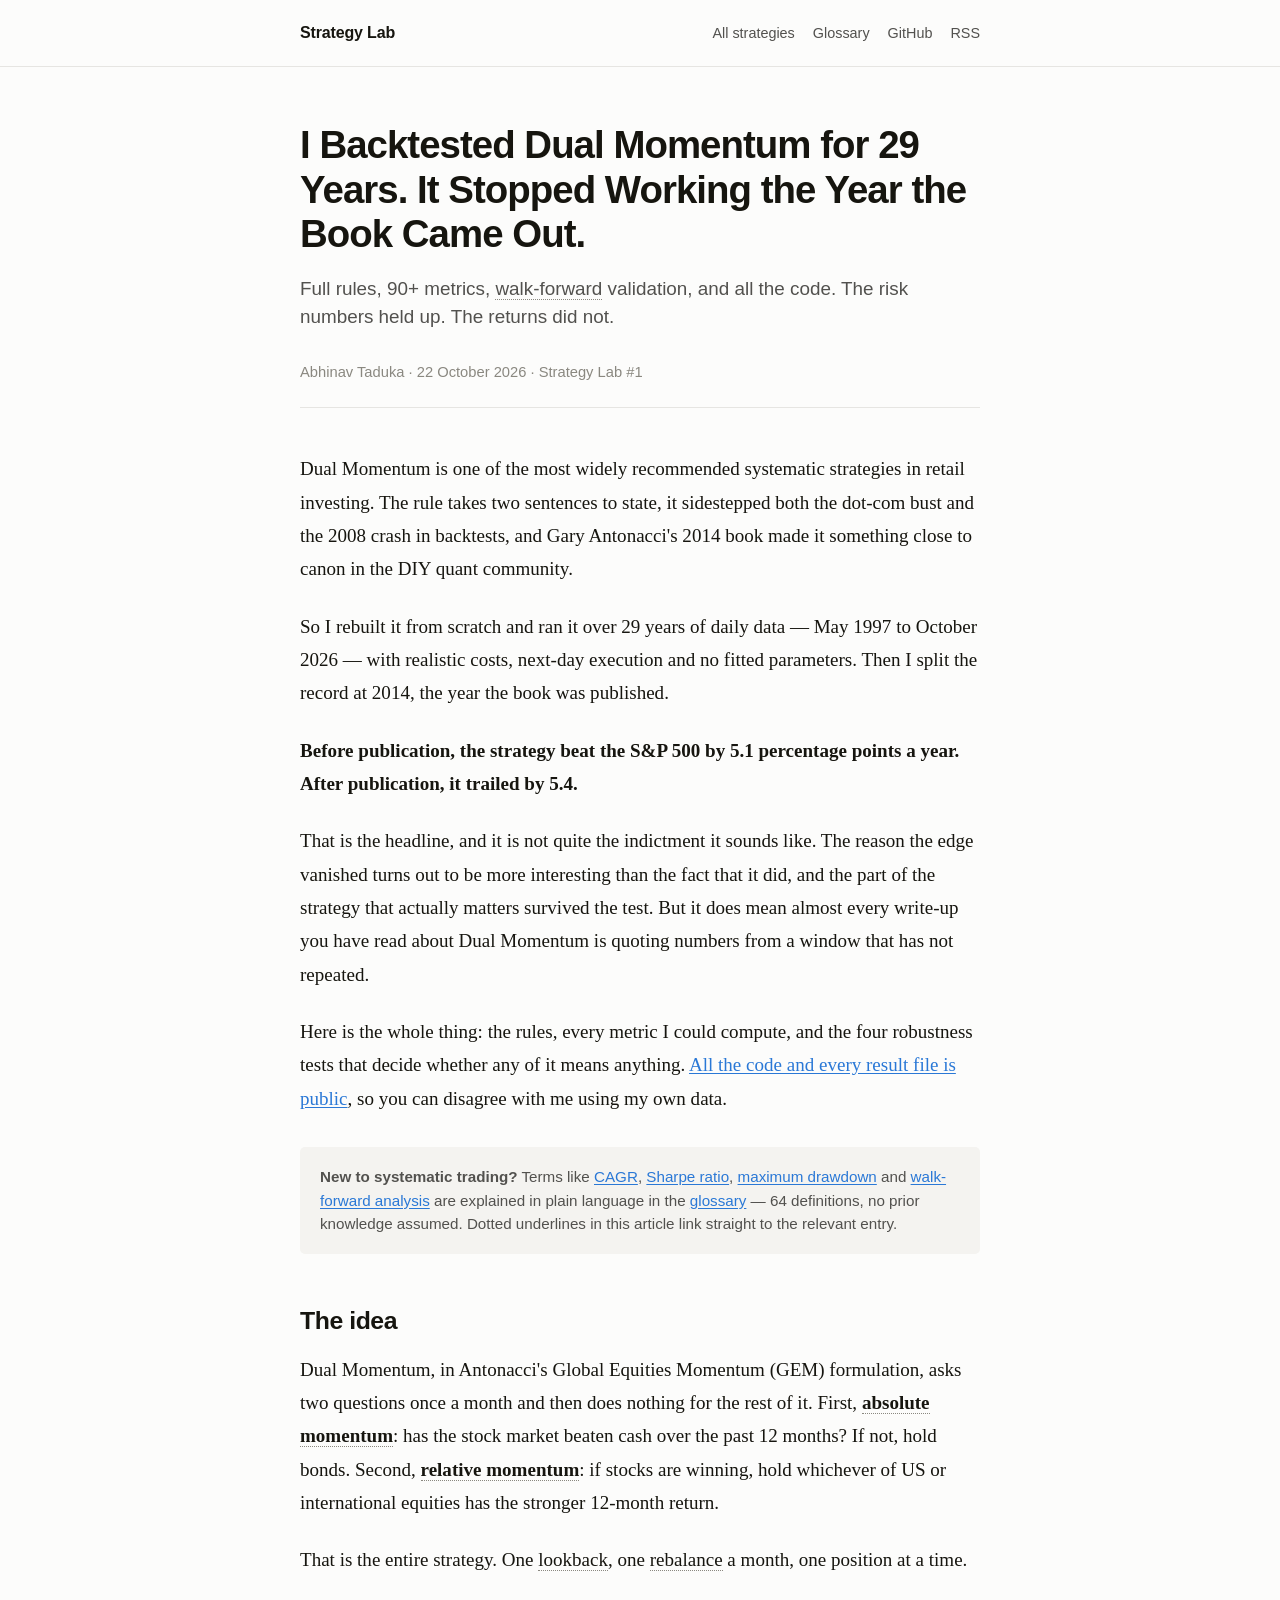
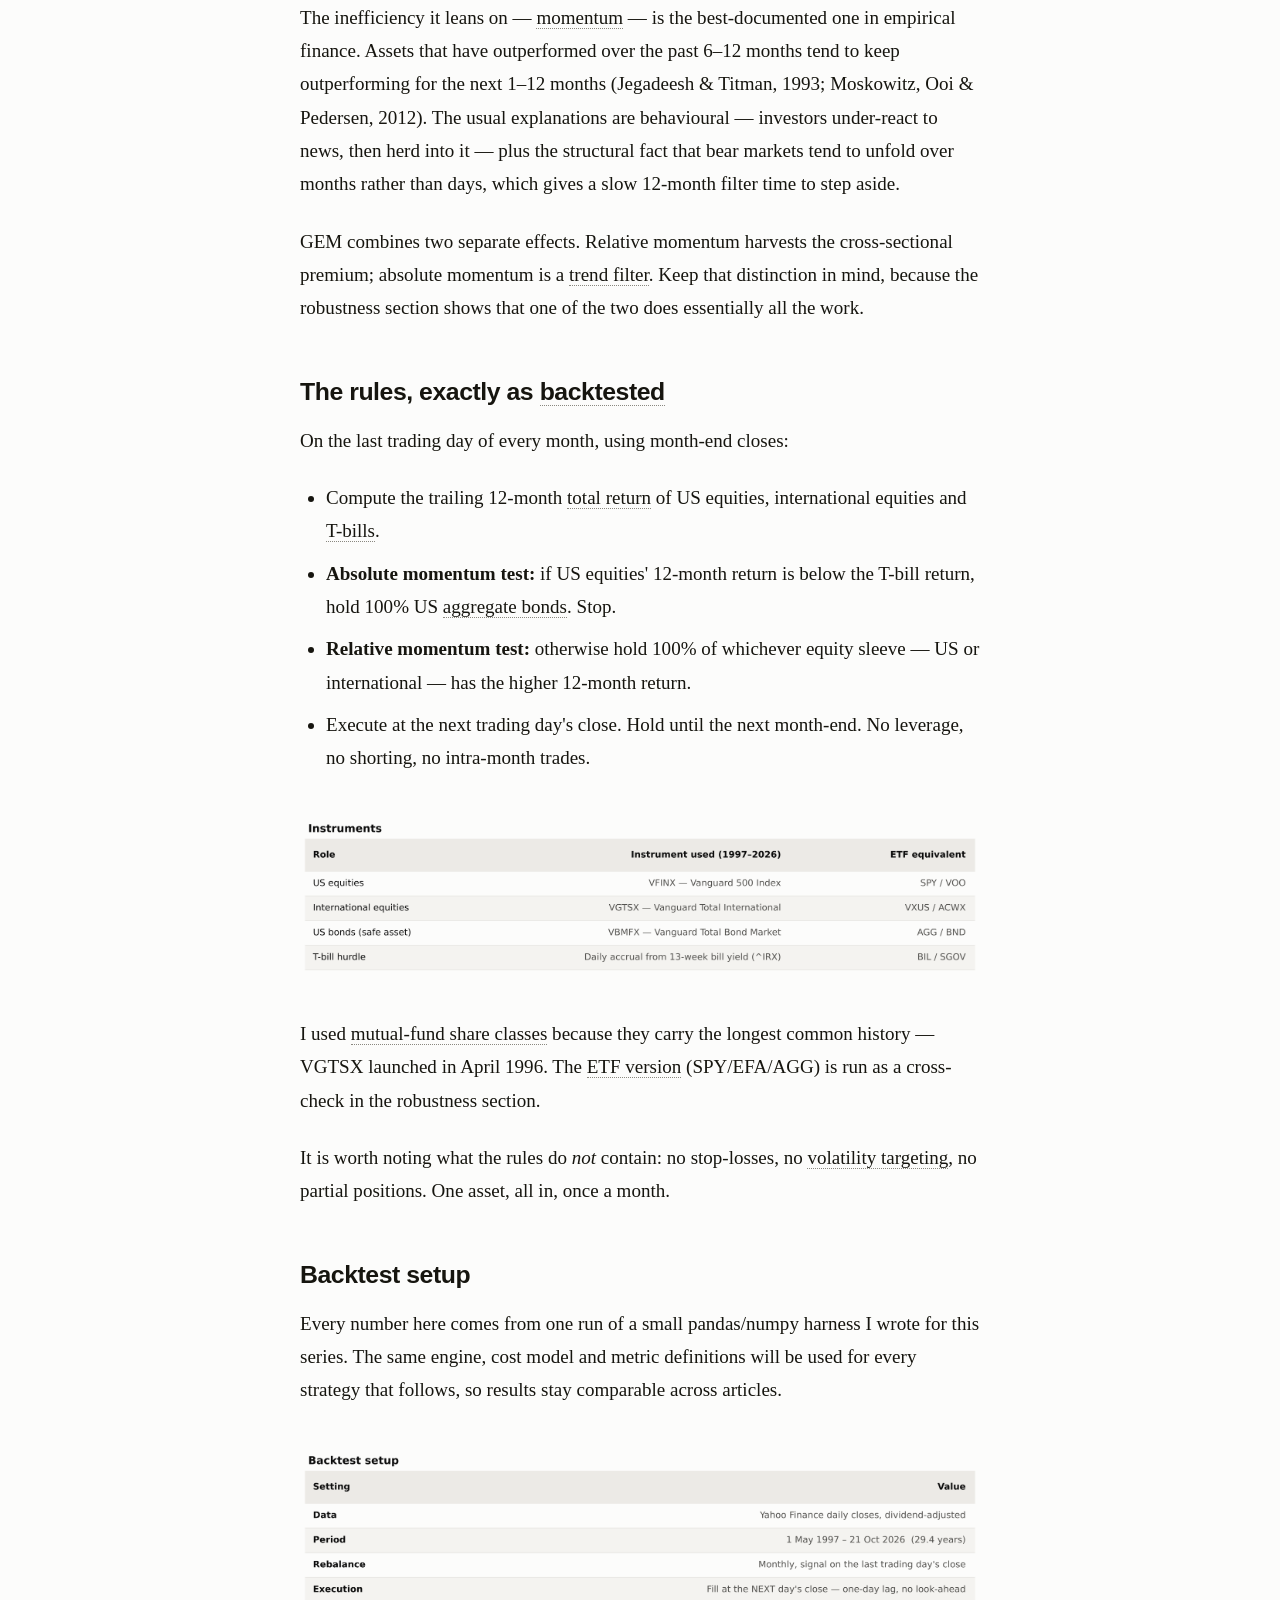
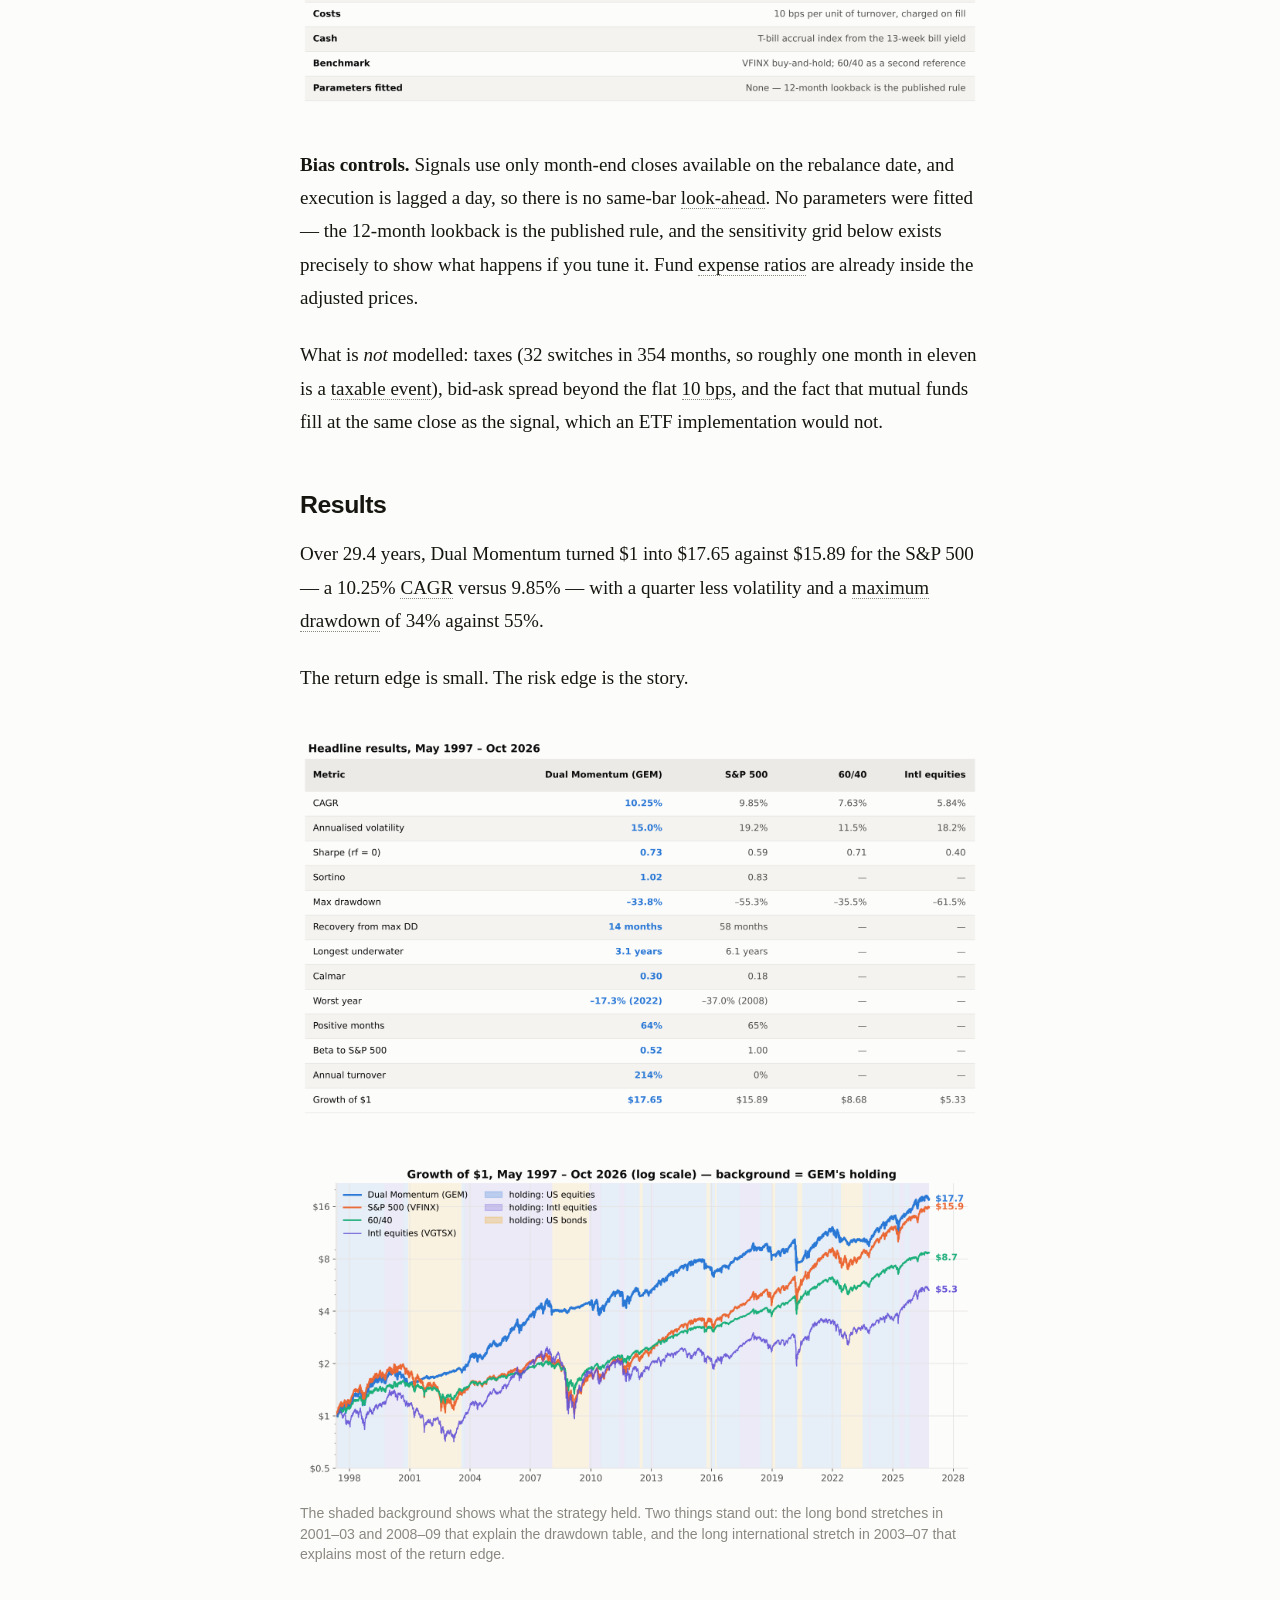
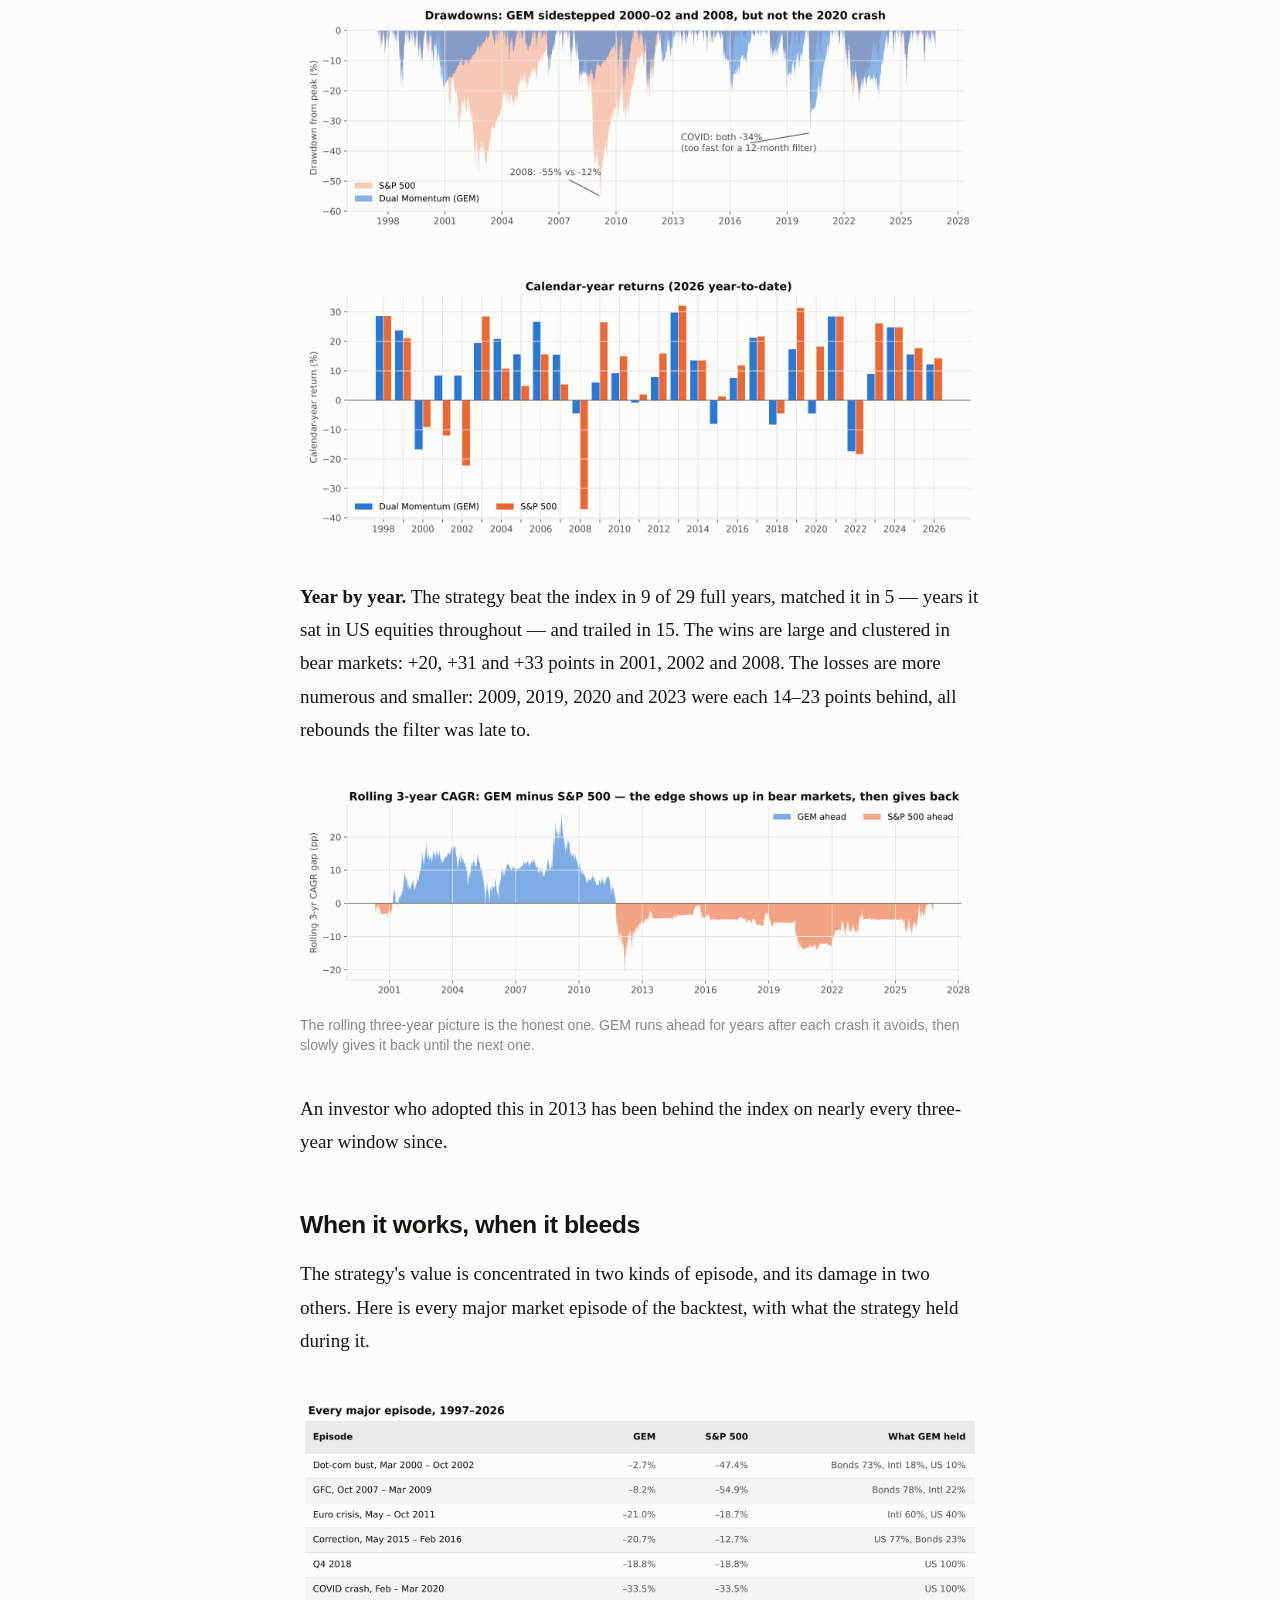
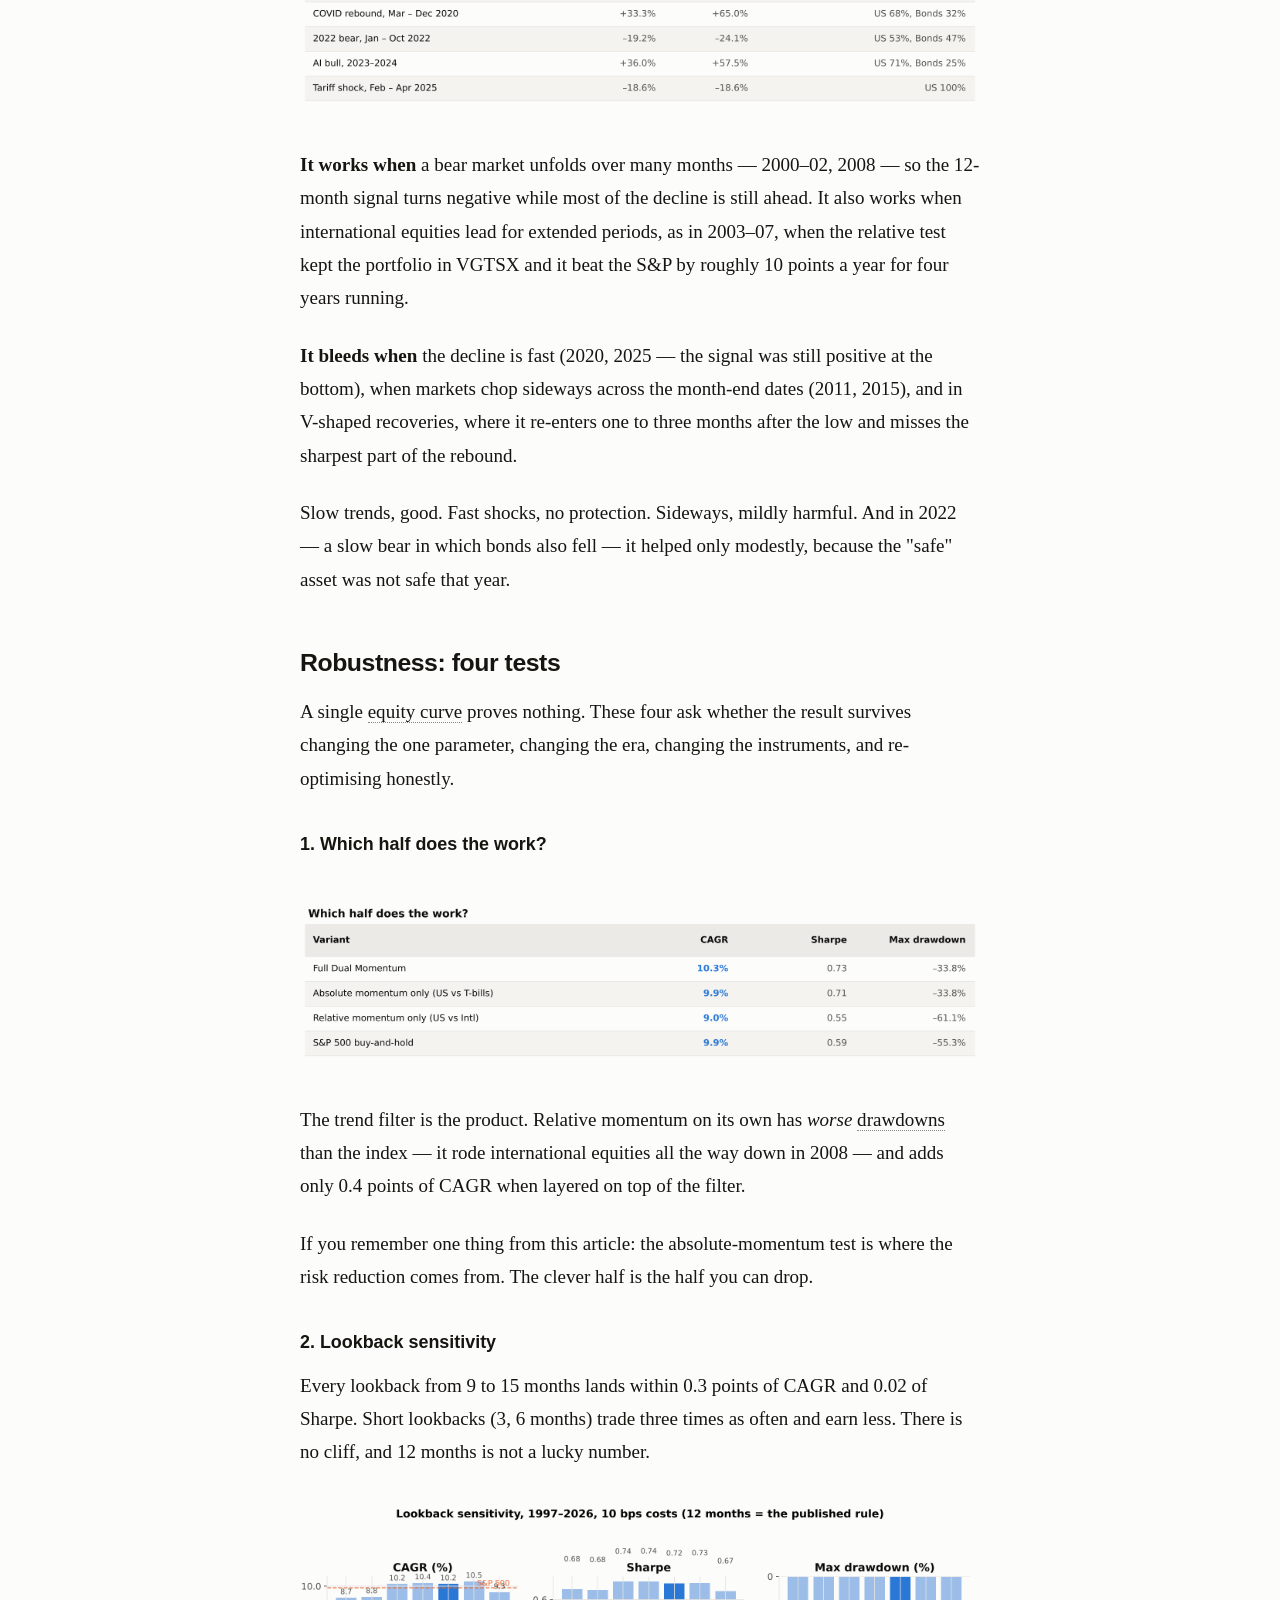
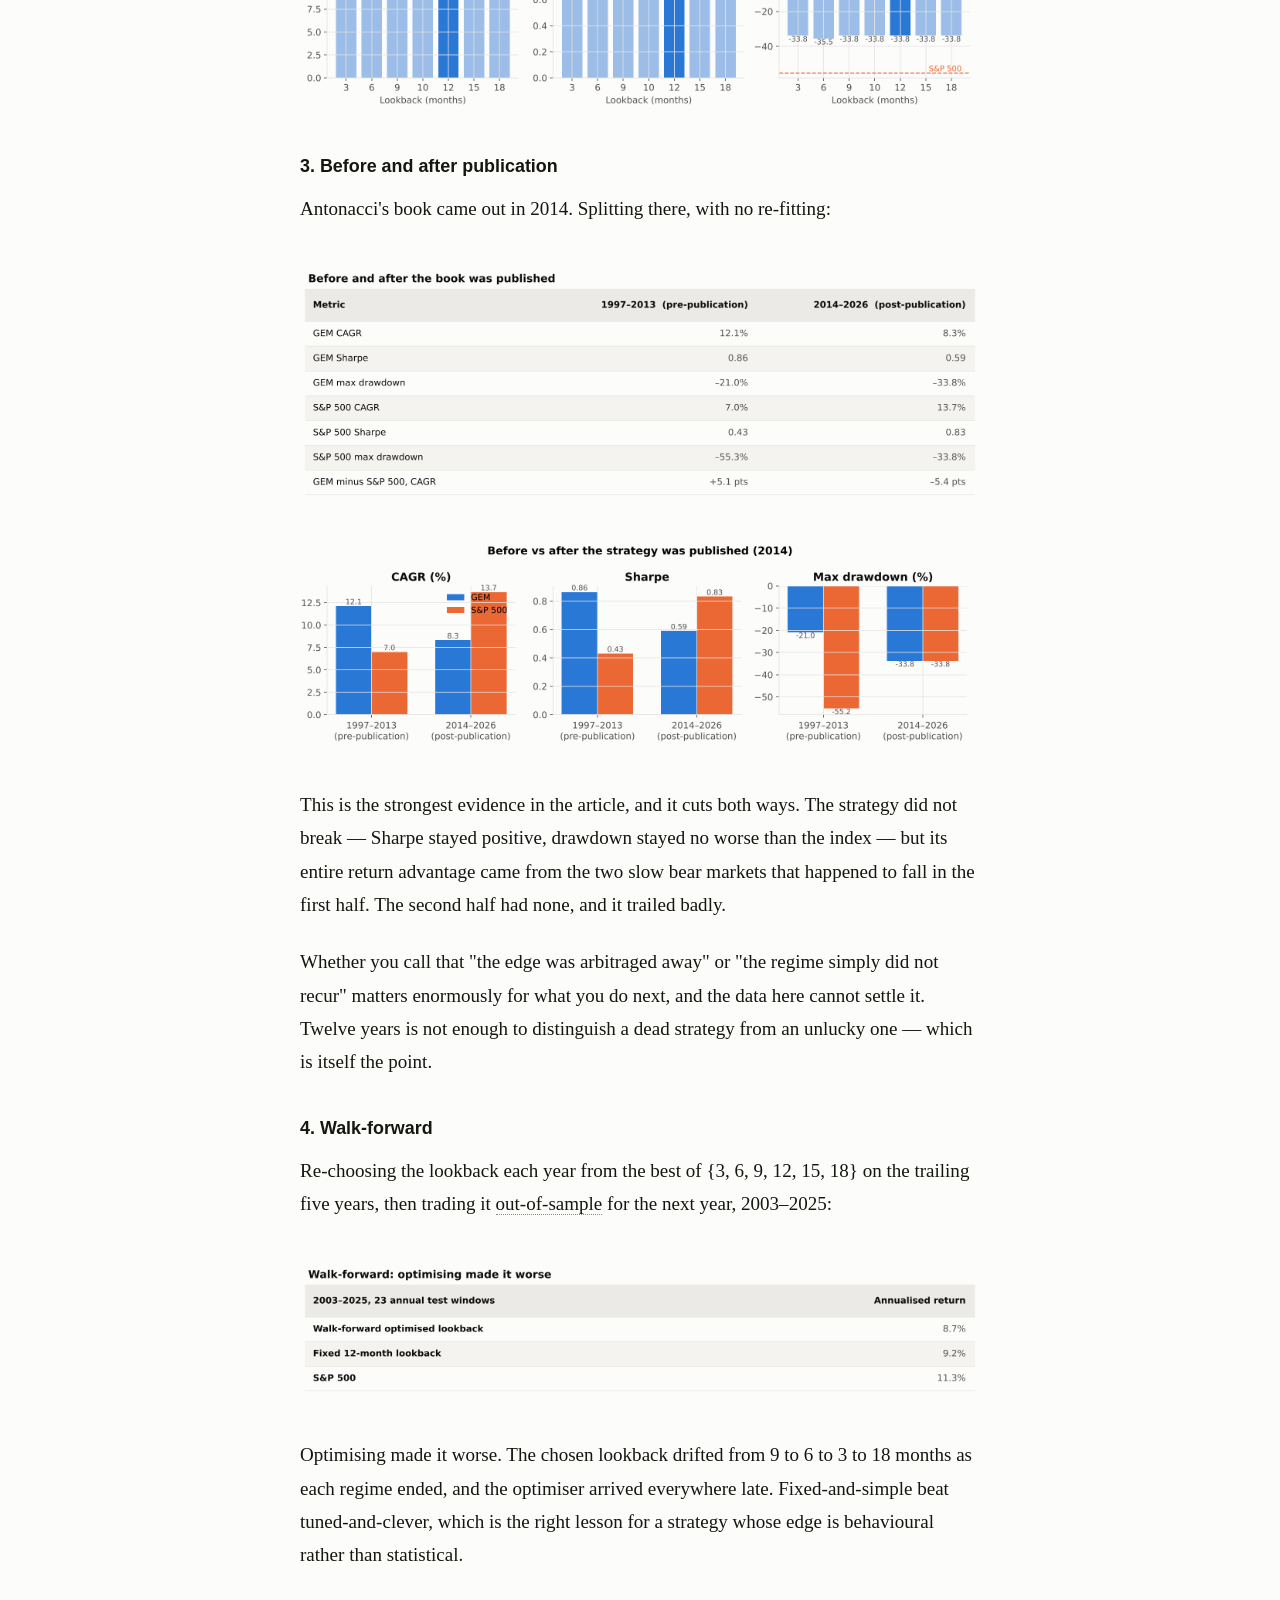
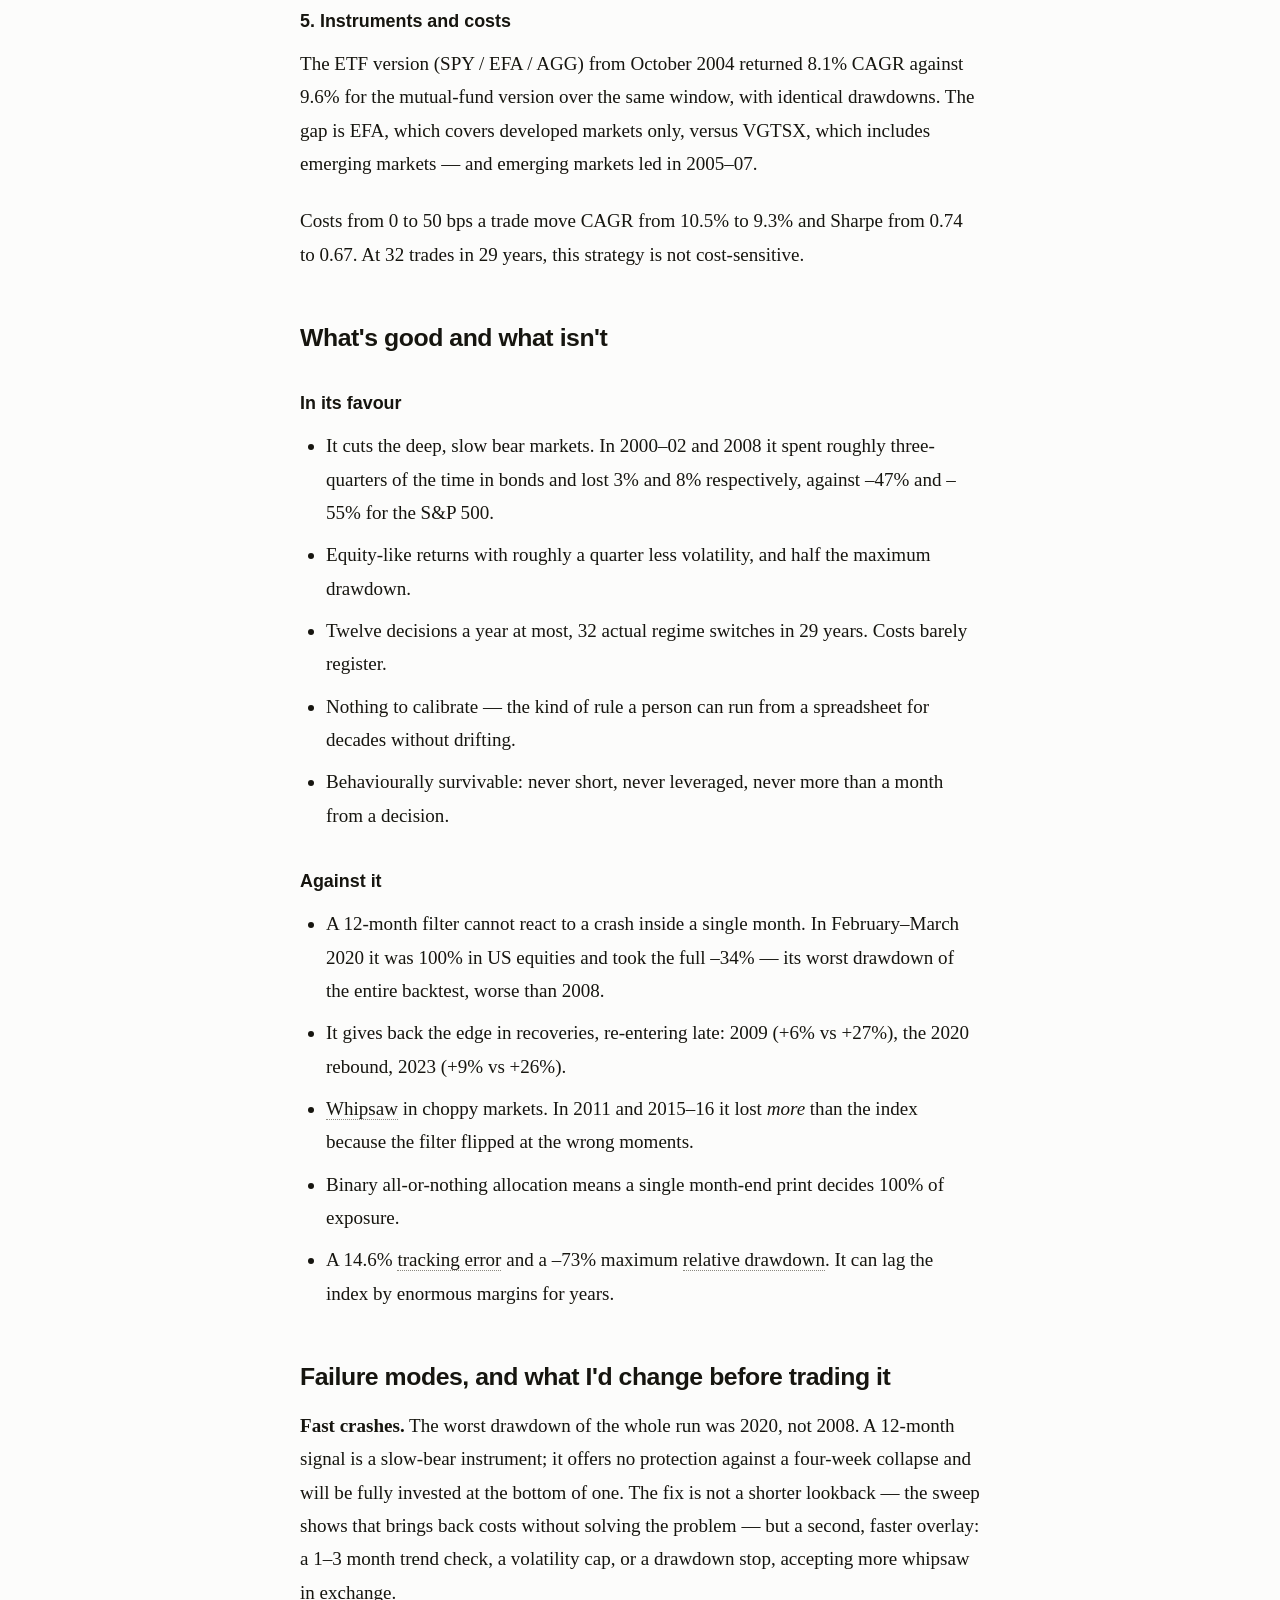
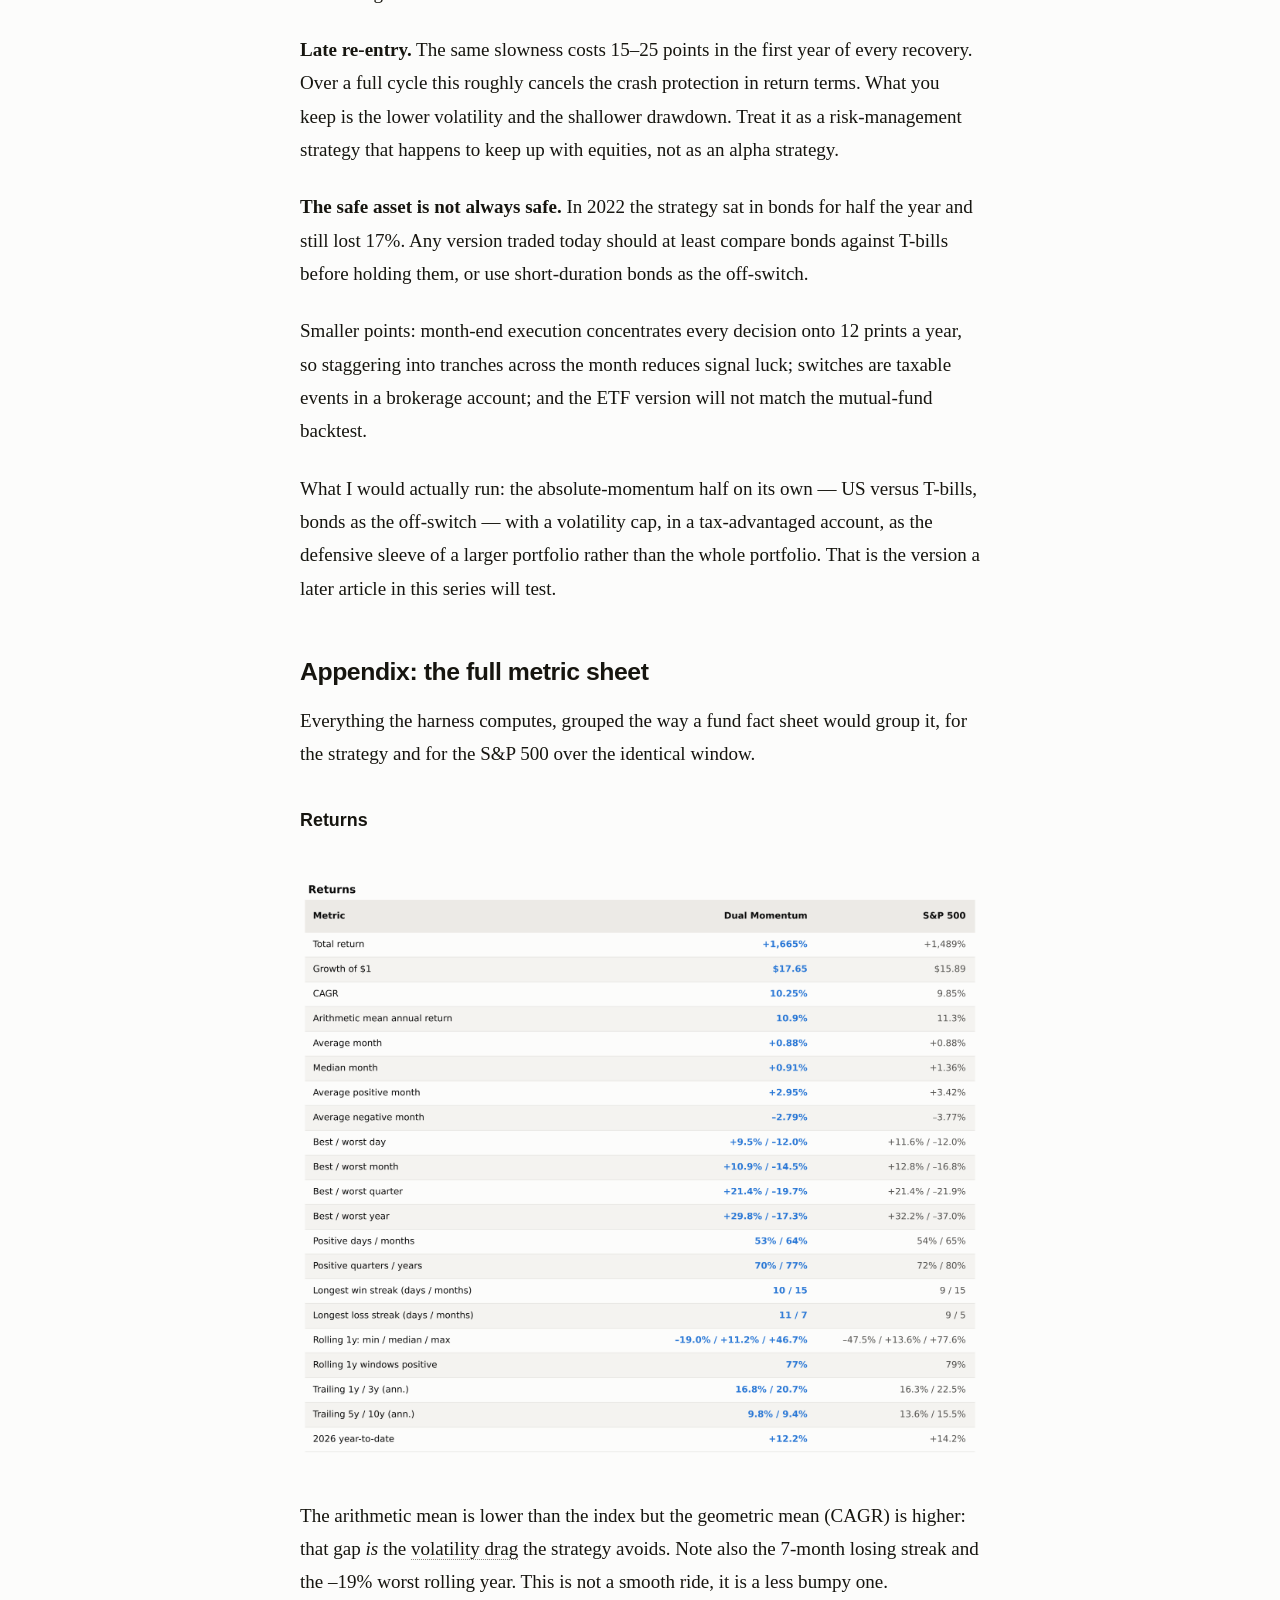
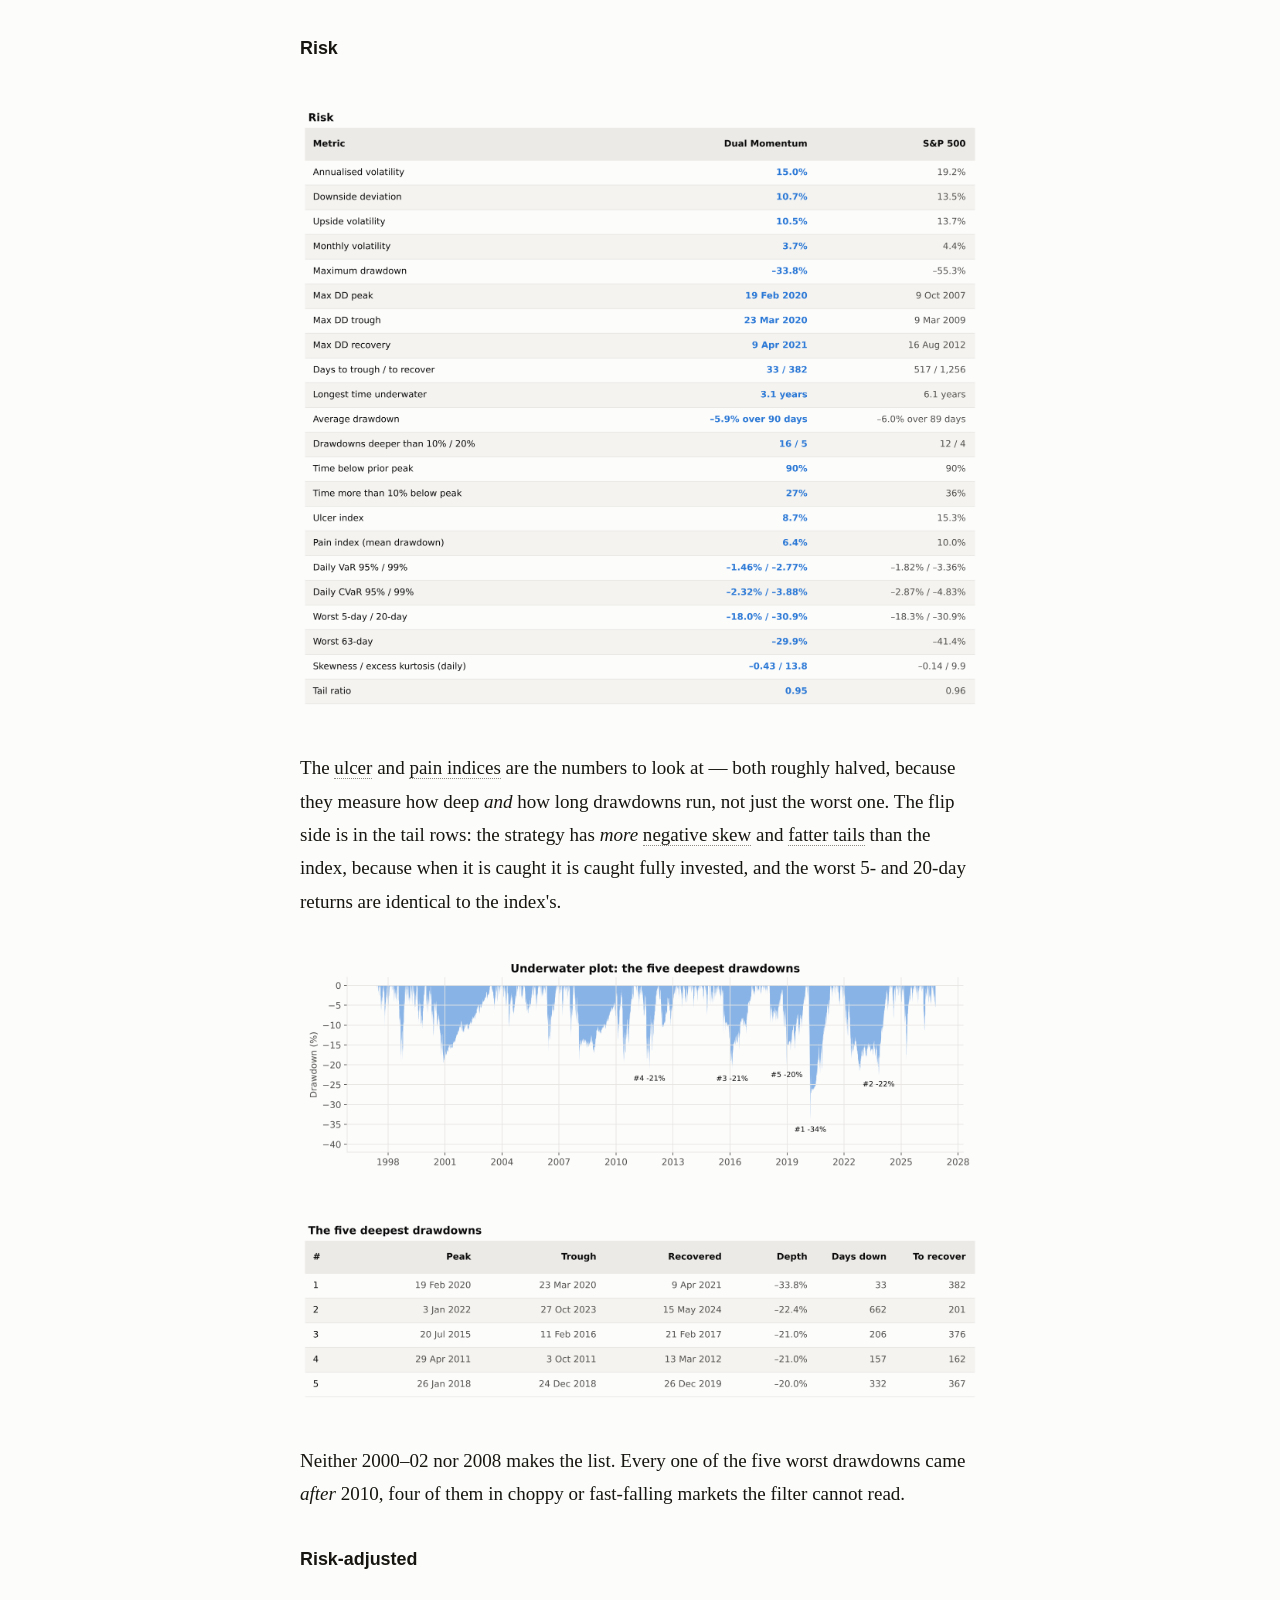
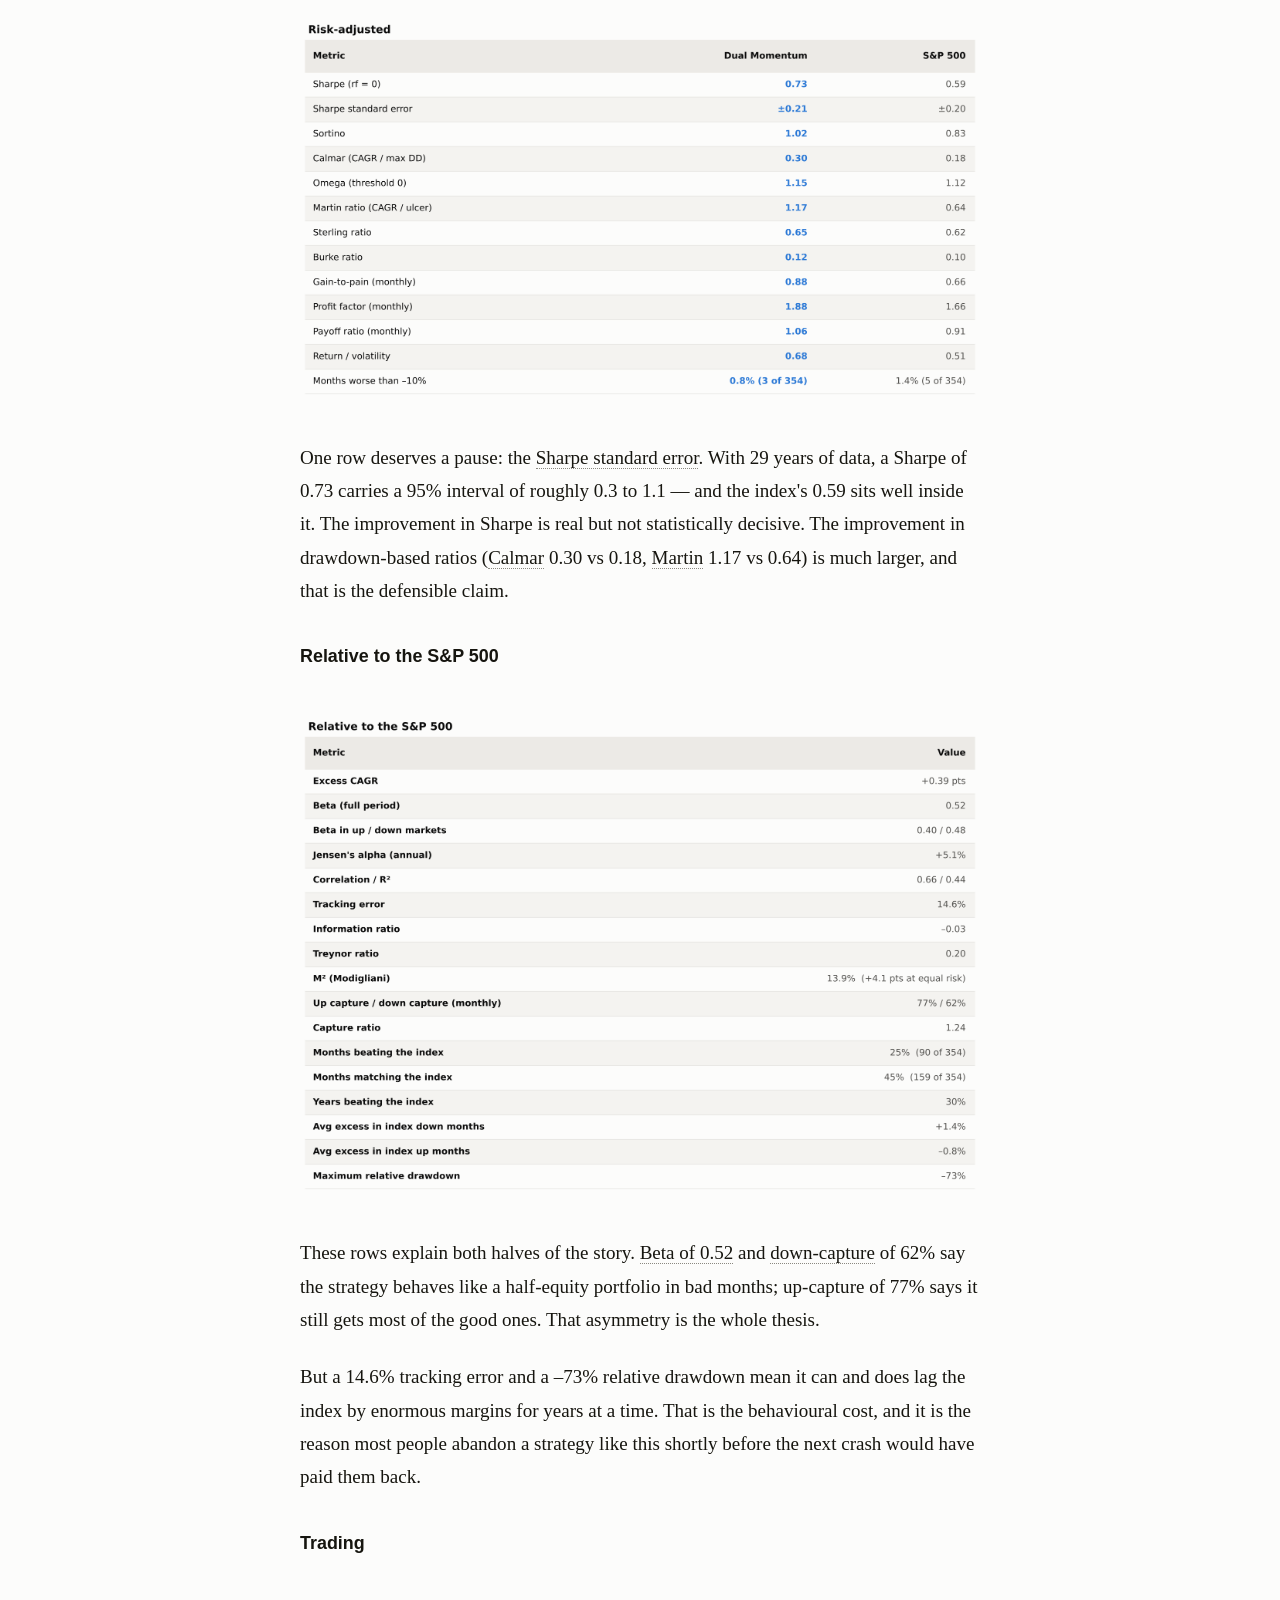
<file: dual-momentum/index.html>
<!doctype html>
<html lang="en">
<head>
<meta charset="utf-8">
<meta name="viewport" content="width=device-width, initial-scale=1">
<title>I Backtested Dual Momentum for 29 Years. It Stopped Working the Year the Book Came Out.</title>
<meta name="description" content="29 years, 90+ metrics, walk-forward validation, and all the code.">
<meta name="author" content="Abhinav Taduka">
<link rel="canonical" href="https://algostrategylab.github.io/dual-momentum/">
<meta property="og:type" content="article">
<meta property="og:title" content="I Backtested Dual Momentum for 29 Years. It Stopped Working the Year the Book Came Out.">
<meta property="og:description" content="29 years, 90+ metrics, walk-forward validation, and all the code.">
<meta property="og:image" content="https://algostrategylab.github.io/assets/charts/chart1_equity.png">
<meta property="og:url" content="https://algostrategylab.github.io/dual-momentum/">
<meta name="twitter:card" content="summary_large_image">
<link rel="alternate" type="application/rss+xml" title="Strategy Lab" href="https://algostrategylab.github.io/feed.xml">
<link rel="stylesheet" href="../style.css">
</head>
<body>
<header class="site"><div class="wrap">
  <a class="brand" href="../">Strategy Lab</a>
  <nav><a href="../">All strategies</a><a href="../glossary/">Glossary</a><a href="https://github.com/AlgoStrategyLab/strategy-lab">GitHub</a><a href="../feed.xml">RSS</a></nav>
</div></header>

<div class="wrap">
<article>
<h1>I Backtested Dual Momentum for 29 Years. It Stopped Working the Year the Book Came Out.</h1>
<p class="deck">Full rules, 90+ metrics, <a class="gl" href="../glossary/#walk-forward">walk-forward</a> validation, and all the code. The risk numbers held up. The returns did not.</p>
<p class="byline">Abhinav Taduka &middot; 22 October 2026 &middot; Strategy Lab #1</p>
<p>Dual Momentum is one of the most widely recommended systematic strategies in retail investing. The rule takes two sentences to state, it sidestepped both the dot-com bust and the 2008 crash in backtests, and Gary Antonacci's 2014 book made it something close to canon in the DIY quant community.</p>
<p>So I rebuilt it from scratch and ran it over 29 years of daily data — May 1997 to October 2026 — with realistic costs, next-day execution and no fitted parameters. Then I split the record at 2014, the year the book was published.</p>
<p><strong>Before publication, the strategy beat the S&amp;P 500 by 5.1 percentage points a year. After publication, it trailed by 5.4.</strong></p>
<p>That is the headline, and it is not quite the indictment it sounds like. The reason the edge vanished turns out to be more interesting than the fact that it did, and the part of the strategy that actually matters survived the test. But it does mean almost every write-up you have read about Dual Momentum is quoting numbers from a window that has not repeated.</p>
<p>Here is the whole thing: the rules, every metric I could compute, and the four robustness tests that decide whether any of it means anything. <a href="https://github.com/AlgoStrategyLab/dual-momentum">All the code and every result file is public</a>, so you can disagree with me using my own data.</p>
<p class="note"><strong>New to systematic trading?</strong> Terms like <a href="../glossary/#cagr">CAGR</a>, <a href="../glossary/#sharpe">Sharpe ratio</a>, <a href="../glossary/#max-drawdown">maximum drawdown</a> and <a href="../glossary/#walk-forward">walk-forward analysis</a> are explained in plain language in the <a href="../glossary/">glossary</a> — 64 definitions, no prior knowledge assumed. Dotted underlines in this article link straight to the relevant entry.</p>
<h2>The idea</h2>
<p>Dual Momentum, in Antonacci's Global Equities Momentum (GEM) formulation, asks two questions once a month and then does nothing for the rest of it. First, <strong><a class="gl" href="../glossary/#absolute-momentum">absolute momentum</a></strong>: has the stock market beaten cash over the past 12 months? If not, hold bonds. Second, <strong><a class="gl" href="../glossary/#relative-momentum">relative momentum</a></strong>: if stocks are winning, hold whichever of US or international equities has the stronger 12-month return.</p>
<p>That is the entire strategy. One <a class="gl" href="../glossary/#lookback">lookback</a>, one <a class="gl" href="../glossary/#rebalance">rebalance</a> a month, one position at a time.</p>
<p>The inefficiency it leans on — <a class="gl" href="../glossary/#momentum">momentum</a> — is the best-documented one in empirical finance. Assets that have outperformed over the past 6–12 months tend to keep outperforming for the next 1–12 months (Jegadeesh &amp; Titman, 1993; Moskowitz, Ooi &amp; Pedersen, 2012). The usual explanations are behavioural — investors under-react to news, then herd into it — plus the structural fact that bear markets tend to unfold over months rather than days, which gives a slow 12-month filter time to step aside.</p>
<p>GEM combines two separate effects. Relative momentum harvests the cross-sectional premium; absolute momentum is a <a class="gl" href="../glossary/#trend-filter">trend filter</a>. Keep that distinction in mind, because the robustness section shows that one of the two does essentially all the work.</p>
<h2>The rules, exactly as <a class="gl" href="../glossary/#backtest">backtested</a></h2>
<p>On the last trading day of every month, using month-end closes:</p>
<ul>
<li>Compute the trailing 12-month <a class="gl" href="../glossary/#total-return">total return</a> of US equities, international equities and <a class="gl" href="../glossary/#tbill">T-bills</a>.</li>
<li><strong>Absolute momentum test:</strong> if US equities' 12-month return is below the T-bill return, hold 100% US <a class="gl" href="../glossary/#aggregate-bonds">aggregate bonds</a>. Stop.</li>
<li><strong>Relative momentum test:</strong> otherwise hold 100% of whichever equity sleeve — US or international — has the higher 12-month return.</li>
<li>Execute at the next trading day's close. Hold until the next month-end. No leverage, no shorting, no intra-month trades.</li>
</ul>
<figure><img src="../assets/tables/t_rules.png" alt="Instruments used: VFINX for US equities, VGTSX for international, VBMFX for bonds, 13-week T-bill yield as the cash hurdle"></figure>

<p>I used <a class="gl" href="../glossary/#mutual-fund-share-class">mutual-fund share classes</a> because they carry the longest common history — VGTSX launched in April 1996. The <a class="gl" href="../glossary/#etf">ETF version</a> (SPY/EFA/AGG) is run as a cross-check in the robustness section.</p>
<p>It is worth noting what the rules do <em>not</em> contain: no stop-losses, no <a class="gl" href="../glossary/#volatility-targeting">volatility targeting</a>, no partial positions. One asset, all in, once a month.</p>
<h2>Backtest setup</h2>
<p>Every number here comes from one run of a small pandas/numpy harness I wrote for this series. The same engine, cost model and metric definitions will be used for every strategy that follows, so results stay comparable across articles.</p>
<figure><img src="../assets/tables/t_setup.png" alt="Backtest setup: Yahoo Finance adjusted daily closes, May 1997 to October 2026, monthly rebalance, next-close execution, 10 bps costs, no fitted parameters"></figure>

<p><strong>Bias controls.</strong> Signals use only month-end closes available on the rebalance date, and execution is lagged a day, so there is no same-bar <a class="gl" href="../glossary/#look-ahead-bias">look-ahead</a>. No parameters were fitted — the 12-month lookback is the published rule, and the sensitivity grid below exists precisely to show what happens if you tune it. Fund <a class="gl" href="../glossary/#expense-ratio">expense ratios</a> are already inside the adjusted prices.</p>
<p>What is <em>not</em> modelled: taxes (32 switches in 354 months, so roughly one month in eleven is a <a class="gl" href="../glossary/#taxable-event">taxable event</a>), bid-ask spread beyond the flat <a class="gl" href="../glossary/#basis-point">10 bps</a>, and the fact that mutual funds fill at the same close as the signal, which an ETF implementation would not.</p>
<h2>Results</h2>
<p>Over 29.4 years, Dual Momentum turned $1 into $17.65 against $15.89 for the S&amp;P 500 — a 10.25% <a class="gl" href="../glossary/#cagr">CAGR</a> versus 9.85% — with a quarter less volatility and a <a class="gl" href="../glossary/#max-drawdown">maximum drawdown</a> of 34% against 55%.</p>
<p>The return edge is small. The risk edge is the story.</p>
<figure><img src="../assets/tables/t_headline.png" alt="Headline results table comparing Dual Momentum, S&amp;P 500, 60/40 and international equities"></figure>

<figure><img src="../assets/charts/chart1_equity.png" alt="Growth of $1 on a log scale, May 1997 to October 2026, with background shading showing which asset the strategy held"><figcaption>The shaded background shows what the strategy held. Two things stand out: the long bond stretches in 2001–03 and 2008–09 that explain the drawdown table, and the long international stretch in 2003–07 that explains most of the return edge.</figcaption></figure>

<figure><img src="../assets/charts/chart2_drawdown.png" alt="Drawdown comparison showing the strategy avoided the 2000-02 and 2008 declines but took the full COVID crash"></figure>

<figure><img src="../assets/charts/chart3_yearly.png" alt="Calendar-year returns, strategy versus S&amp;P 500, 1998 to 2026"></figure>

<p><strong>Year by year.</strong> The strategy beat the index in 9 of 29 full years, matched it in 5 — years it sat in US equities throughout — and trailed in 15. The wins are large and clustered in bear markets: +20, +31 and +33 points in 2001, 2002 and 2008. The losses are more numerous and smaller: 2009, 2019, 2020 and 2023 were each 14–23 points behind, all rebounds the filter was late to.</p>
<figure><img src="../assets/charts/chart5_rolling.png" alt="Rolling three-year CAGR difference between the strategy and the S&amp;P 500"><figcaption>The rolling three-year picture is the honest one. GEM runs ahead for years after each crash it avoids, then slowly gives it back until the next one.</figcaption></figure>

<p>An investor who adopted this in 2013 has been behind the index on nearly every three-year window since.</p>
<h2>When it works, when it bleeds</h2>
<p>The strategy's value is concentrated in two kinds of episode, and its damage in two others. Here is every major market episode of the backtest, with what the strategy held during it.</p>
<figure><img src="../assets/tables/t_episodes.png" alt="Performance in ten major market episodes from the dot-com bust to the 2025 tariff shock"></figure>

<p><strong>It works when</strong> a bear market unfolds over many months — 2000–02, 2008 — so the 12-month signal turns negative while most of the decline is still ahead. It also works when international equities lead for extended periods, as in 2003–07, when the relative test kept the portfolio in VGTSX and it beat the S&amp;P by roughly 10 points a year for four years running.</p>
<p><strong>It bleeds when</strong> the decline is fast (2020, 2025 — the signal was still positive at the bottom), when markets chop sideways across the month-end dates (2011, 2015), and in V-shaped recoveries, where it re-enters one to three months after the low and misses the sharpest part of the rebound.</p>
<p>Slow trends, good. Fast shocks, no protection. Sideways, mildly harmful. And in 2022 — a slow bear in which bonds also fell — it helped only modestly, because the "safe" asset was not safe that year.</p>
<h2>Robustness: four tests</h2>
<p>A single <a class="gl" href="../glossary/#equity-curve">equity curve</a> proves nothing. These four ask whether the result survives changing the one parameter, changing the era, changing the instruments, and re-optimising honestly.</p>
<h3>1. Which half does the work?</h3>
<figure><img src="../assets/tables/t_ablation.png" alt="Component ablation: full strategy, absolute momentum only, relative momentum only, and buy-and-hold"></figure>

<p>The trend filter is the product. Relative momentum on its own has <em>worse</em> <a class="gl" href="../glossary/#drawdown">drawdowns</a> than the index — it rode international equities all the way down in 2008 — and adds only 0.4 points of CAGR when layered on top of the filter.</p>
<p>If you remember one thing from this article: the absolute-momentum test is where the risk reduction comes from. The clever half is the half you can drop.</p>
<h3>2. Lookback sensitivity</h3>
<p>Every lookback from 9 to 15 months lands within 0.3 points of CAGR and 0.02 of Sharpe. Short lookbacks (3, 6 months) trade three times as often and earn less. There is no cliff, and 12 months is not a lucky number.</p>
<figure><img src="../assets/charts/chart4_lookback.png" alt="Lookback sensitivity across 3, 6, 9, 10, 12, 15 and 18 months for CAGR, Sharpe and max drawdown"></figure>

<h3>3. Before and after publication</h3>
<p>Antonacci's book came out in 2014. Splitting there, with no re-fitting:</p>
<figure><img src="../assets/tables/t_inout.png" alt="In-sample versus out-of-sample comparison split at January 2014"></figure>

<figure><img src="../assets/charts/chart6_inout.png" alt="Bar chart comparing CAGR, Sharpe and max drawdown before and after 2014"></figure>

<p>This is the strongest evidence in the article, and it cuts both ways. The strategy did not break — Sharpe stayed positive, drawdown stayed no worse than the index — but its entire return advantage came from the two slow bear markets that happened to fall in the first half. The second half had none, and it trailed badly.</p>
<p>Whether you call that "the edge was arbitraged away" or "the regime simply did not recur" matters enormously for what you do next, and the data here cannot settle it. Twelve years is not enough to distinguish a dead strategy from an unlucky one — which is itself the point.</p>
<h3>4. Walk-forward</h3>
<p>Re-choosing the lookback each year from the best of {3, 6, 9, 12, 15, 18} on the trailing five years, then trading it <a class="gl" href="../glossary/#in-sample">out-of-sample</a> for the next year, 2003–2025:</p>
<figure><img src="../assets/tables/t_walkforward.png" alt="Walk-forward results: optimised 8.7%, fixed 12-month 9.2%, S&amp;P 500 11.3%"></figure>

<p>Optimising made it worse. The chosen lookback drifted from 9 to 6 to 3 to 18 months as each regime ended, and the optimiser arrived everywhere late. Fixed-and-simple beat tuned-and-clever, which is the right lesson for a strategy whose edge is behavioural rather than statistical.</p>
<h3>5. Instruments and costs</h3>
<p>The ETF version (SPY / EFA / AGG) from October 2004 returned 8.1% CAGR against 9.6% for the mutual-fund version over the same window, with identical drawdowns. The gap is EFA, which covers developed markets only, versus VGTSX, which includes emerging markets — and emerging markets led in 2005–07.</p>
<p>Costs from 0 to 50 bps a trade move CAGR from 10.5% to 9.3% and Sharpe from 0.74 to 0.67. At 32 trades in 29 years, this strategy is not cost-sensitive.</p>
<h2>What's good and what isn't</h2>
<h3>In its favour</h3>
<ul>
<li>It cuts the deep, slow bear markets. In 2000–02 and 2008 it spent roughly three-quarters of the time in bonds and lost 3% and 8% respectively, against –47% and –55% for the S&amp;P 500.</li>
<li>Equity-like returns with roughly a quarter less volatility, and half the maximum drawdown.</li>
<li>Twelve decisions a year at most, 32 actual regime switches in 29 years. Costs barely register.</li>
<li>Nothing to calibrate — the kind of rule a person can run from a spreadsheet for decades without drifting.</li>
<li>Behaviourally survivable: never short, never leveraged, never more than a month from a decision.</li>
</ul>
<h3>Against it</h3>
<ul>
<li>A 12-month filter cannot react to a crash inside a single month. In February–March 2020 it was 100% in US equities and took the full –34% — its worst drawdown of the entire backtest, worse than 2008.</li>
<li>It gives back the edge in recoveries, re-entering late: 2009 (+6% vs +27%), the 2020 rebound, 2023 (+9% vs +26%).</li>
<li><a class="gl" href="../glossary/#whipsaw">Whipsaw</a> in choppy markets. In 2011 and 2015–16 it lost <em>more</em> than the index because the filter flipped at the wrong moments.</li>
<li>Binary all-or-nothing allocation means a single month-end print decides 100% of exposure.</li>
<li>A 14.6% <a class="gl" href="../glossary/#tracking-error">tracking error</a> and a –73% maximum <a class="gl" href="../glossary/#relative-drawdown">relative drawdown</a>. It can lag the index by enormous margins for years.</li>
</ul>
<h2>Failure modes, and what I'd change before trading it</h2>
<p><strong>Fast crashes.</strong> The worst drawdown of the whole run was 2020, not 2008. A 12-month signal is a slow-bear instrument; it offers no protection against a four-week collapse and will be fully invested at the bottom of one. The fix is not a shorter lookback — the sweep shows that brings back costs without solving the problem — but a second, faster overlay: a 1–3 month trend check, a volatility cap, or a drawdown stop, accepting more whipsaw in exchange.</p>
<p><strong>Late re-entry.</strong> The same slowness costs 15–25 points in the first year of every recovery. Over a full cycle this roughly cancels the crash protection in return terms. What you keep is the lower volatility and the shallower drawdown. Treat it as a risk-management strategy that happens to keep up with equities, not as an alpha strategy.</p>
<p><strong>The safe asset is not always safe.</strong> In 2022 the strategy sat in bonds for half the year and still lost 17%. Any version traded today should at least compare bonds against T-bills before holding them, or use short-duration bonds as the off-switch.</p>
<p>Smaller points: month-end execution concentrates every decision onto 12 prints a year, so staggering into tranches across the month reduces signal luck; switches are taxable events in a brokerage account; and the ETF version will not match the mutual-fund backtest.</p>
<p>What I would actually run: the absolute-momentum half on its own — US versus T-bills, bonds as the off-switch — with a volatility cap, in a tax-advantaged account, as the defensive sleeve of a larger portfolio rather than the whole portfolio. That is the version a later article in this series will test.</p>
<h2>Appendix: the full metric sheet</h2>
<p>Everything the harness computes, grouped the way a fund fact sheet would group it, for the strategy and for the S&amp;P 500 over the identical window.</p>
<h3>Returns</h3>
<figure><img src="../assets/tables/t_returns.png" alt="Full returns metrics table"></figure>

<p>The arithmetic mean is lower than the index but the geometric mean (CAGR) is higher: that gap <em>is</em> the <a class="gl" href="../glossary/#volatility-drag">volatility drag</a> the strategy avoids. Note also the 7-month losing streak and the –19% worst rolling year. This is not a smooth ride, it is a less bumpy one.</p>
<h3>Risk</h3>
<figure><img src="../assets/tables/t_risk.png" alt="Full risk metrics table"></figure>

<p>The <a class="gl" href="../glossary/#ulcer-index">ulcer</a> and <a class="gl" href="../glossary/#pain-index">pain indices</a> are the numbers to look at — both roughly halved, because they measure how deep <em>and</em> how long drawdowns run, not just the worst one. The flip side is in the tail rows: the strategy has <em>more</em> <a class="gl" href="../glossary/#skewness">negative skew</a> and <a class="gl" href="../glossary/#kurtosis">fatter tails</a> than the index, because when it is caught it is caught fully invested, and the worst 5- and 20-day returns are identical to the index's.</p>
<figure><img src="../assets/charts/chart8_underwater.png" alt="Underwater plot showing the five deepest drawdowns"></figure>

<figure><img src="../assets/tables/t_drawdowns.png" alt="The five deepest drawdowns with peak, trough and recovery dates"></figure>

<p>Neither 2000–02 nor 2008 makes the list. Every one of the five worst drawdowns came <em>after</em> 2010, four of them in choppy or fast-falling markets the filter cannot read.</p>
<h3>Risk-adjusted</h3>
<figure><img src="../assets/tables/t_riskadj.png" alt="Risk-adjusted ratios table"></figure>

<p>One row deserves a pause: the <a class="gl" href="../glossary/#sharpe">Sharpe standard error</a>. With 29 years of data, a Sharpe of 0.73 carries a 95% interval of roughly 0.3 to 1.1 — and the index's 0.59 sits well inside it. The improvement in Sharpe is real but not statistically decisive. The improvement in drawdown-based ratios (<a class="gl" href="../glossary/#calmar">Calmar</a> 0.30 vs 0.18, <a class="gl" href="../glossary/#martin">Martin</a> 1.17 vs 0.64) is much larger, and that is the defensible claim.</p>
<h3>Relative to the S&amp;P 500</h3>
<figure><img src="../assets/tables/t_relative.png" alt="Benchmark-relative metrics table"></figure>

<p>These rows explain both halves of the story. <a class="gl" href="../glossary/#beta">Beta of 0.52</a> and <a class="gl" href="../glossary/#capture">down-capture</a> of 62% say the strategy behaves like a half-equity portfolio in bad months; up-capture of 77% says it still gets most of the good ones. That asymmetry is the whole thesis.</p>
<p>But a 14.6% tracking error and a –73% relative drawdown mean it can and does lag the index by enormous margins for years at a time. That is the behavioural cost, and it is the reason most people abandon a strategy like this shortly before the next crash would have paid them back.</p>
<h3>Trading</h3>
<figure><img src="../assets/tables/t_trading.png" alt="Trading activity metrics table"></figure>

<h3>Monthly returns</h3>
<figure><img src="../assets/charts/chart7_monthly_heatmap.png" alt="Heatmap of monthly returns from 1997 to 2026 with annual totals"><figcaption>The regime story in one glance: the quiet, pale rows of 2001–02 and 2008–09 are the bond years; the deep red cells are almost all post-2010, when the strategy was in equities for a shock.</figcaption></figure>
<h2>The code</h2>
<p>Everything here runs from a ~400-line Python harness (pandas, numpy, yfinance) with a <code>Strategy</code> interface, a one-day-lagged execution engine, a flat cost model, and robustness helpers for parameter sweeps, in/out-of-sample splits and walk-forward. Each run writes a single JSON file &mdash; every metric, the yearly table, equity and drawdown series, allocation changes &mdash; and that file is what the charts and tables above were rendered from.</p>
<pre><code>pip install -r requirements.txt
python strategies/dual-momentum/run.py
python strategies/dual-momentum/make_charts.py</code></pre>
<p><strong>Code:</strong> <a href="https://github.com/AlgoStrategyLab/strategy-lab/tree/main/strategies/dual-momentum">strategy-lab/strategies/dual-momentum</a> &mdash; this strategy, with every output file committed. <strong>Engine:</strong> <a href="https://github.com/AlgoStrategyLab/strategy-lab">AlgoStrategyLab/strategy-lab</a> &mdash; the shared harness, MIT licensed.</p>
<p>Every strategy in this series emits the same JSON schema, so results are directly comparable across articles.</p>
<p><strong>Next up:</strong> the simplest possible trend filter — a 10-month moving average on the S&amp;P 500 — and whether it does anything Dual Momentum's absolute-momentum test does not.</p>
<hr>
<p class="note"><strong>References.</strong> Antonacci, G. (2014), <em>Dual Momentum Investing</em>. Jegadeesh &amp; Titman (1993), "Returns to Buying Winners and Selling Losers", <em>Journal of Finance</em>. Moskowitz, Ooi &amp; Pedersen (2012), "Time Series Momentum", <em>Journal of Financial Economics</em>. Data: Yahoo Finance adjusted closes, retrieved 22 October 2026.</p>
<p class="note">This is research and education, not investment advice. Backtests benefit from hindsight in instrument choice and start date, and past performance does not predict future results.</p>
</article>
</div>

<footer class="site"><div class="wrap">
Strategy Lab &middot; <a href="https://github.com/AlgoStrategyLab/strategy-lab">github.com/AlgoStrategyLab</a> &middot; <a href="../feed.xml">RSS</a>
</div></footer>
</body>
</html>
</file>
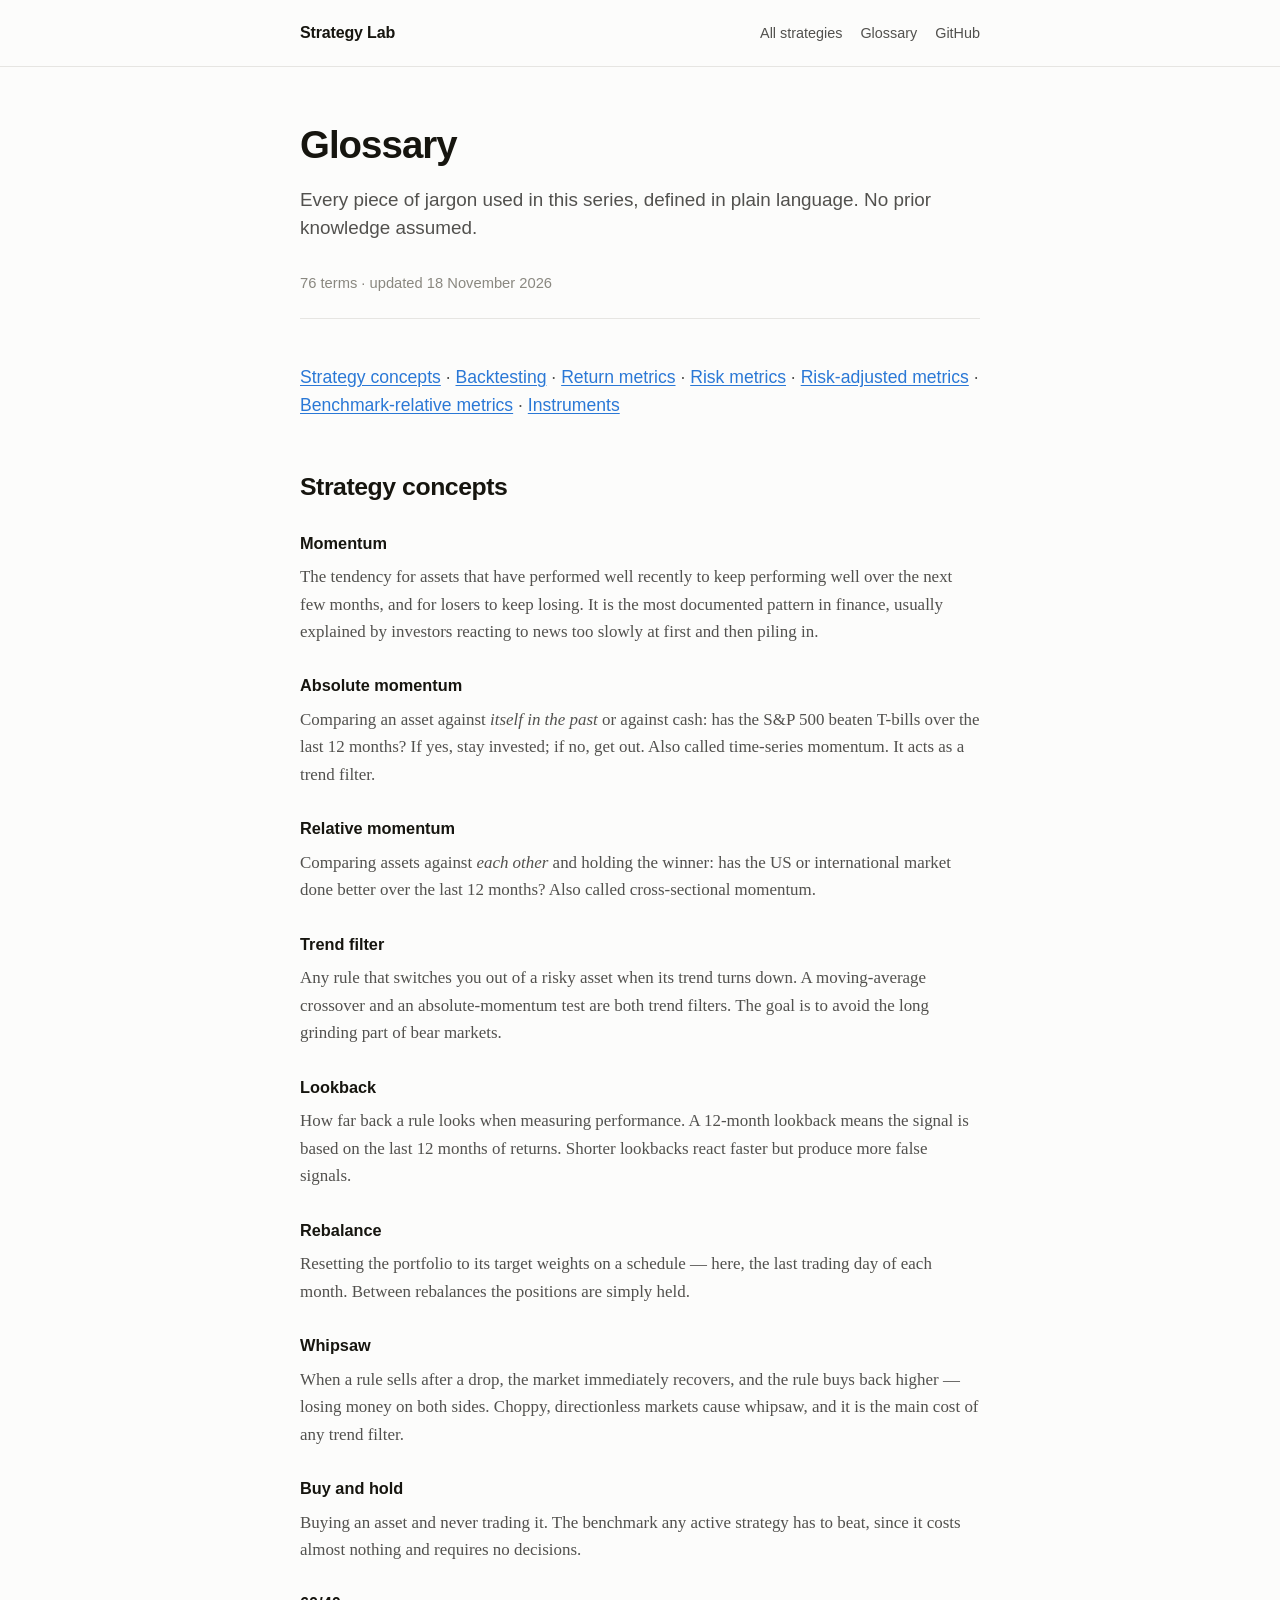
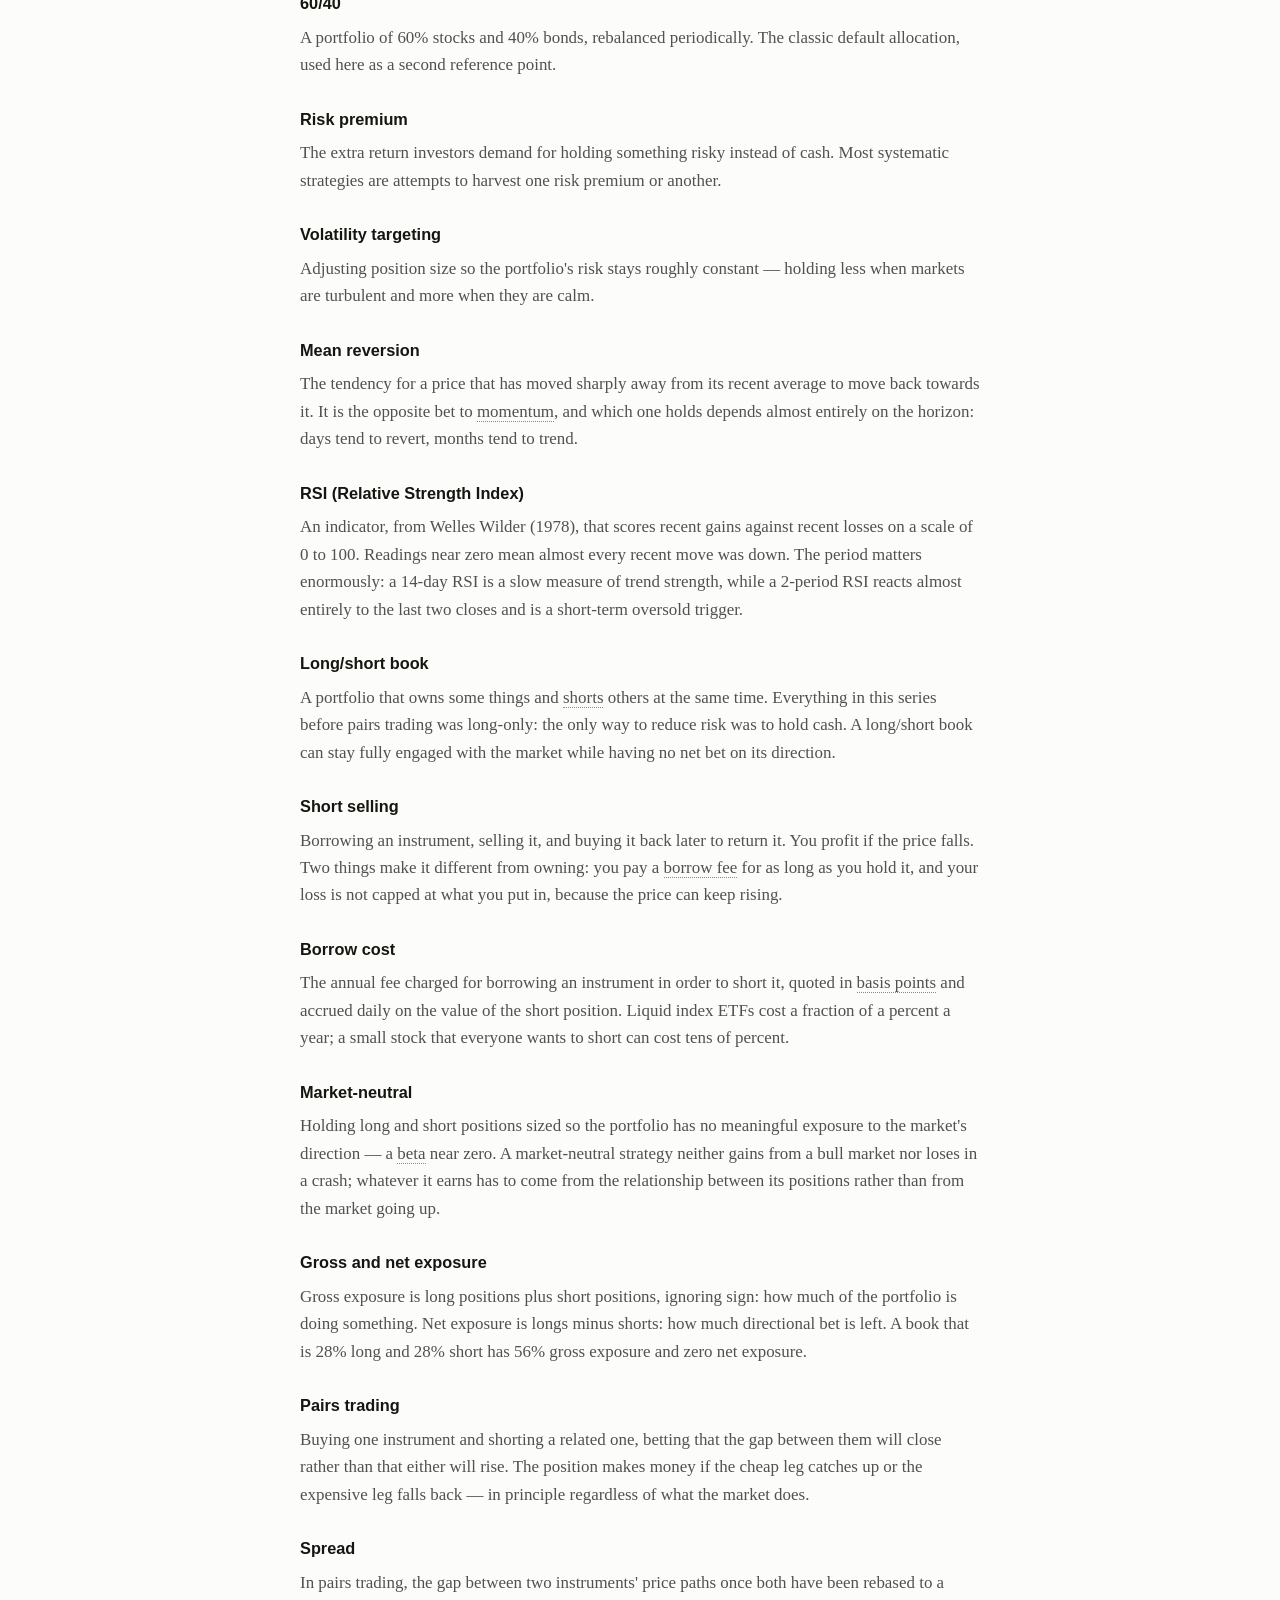
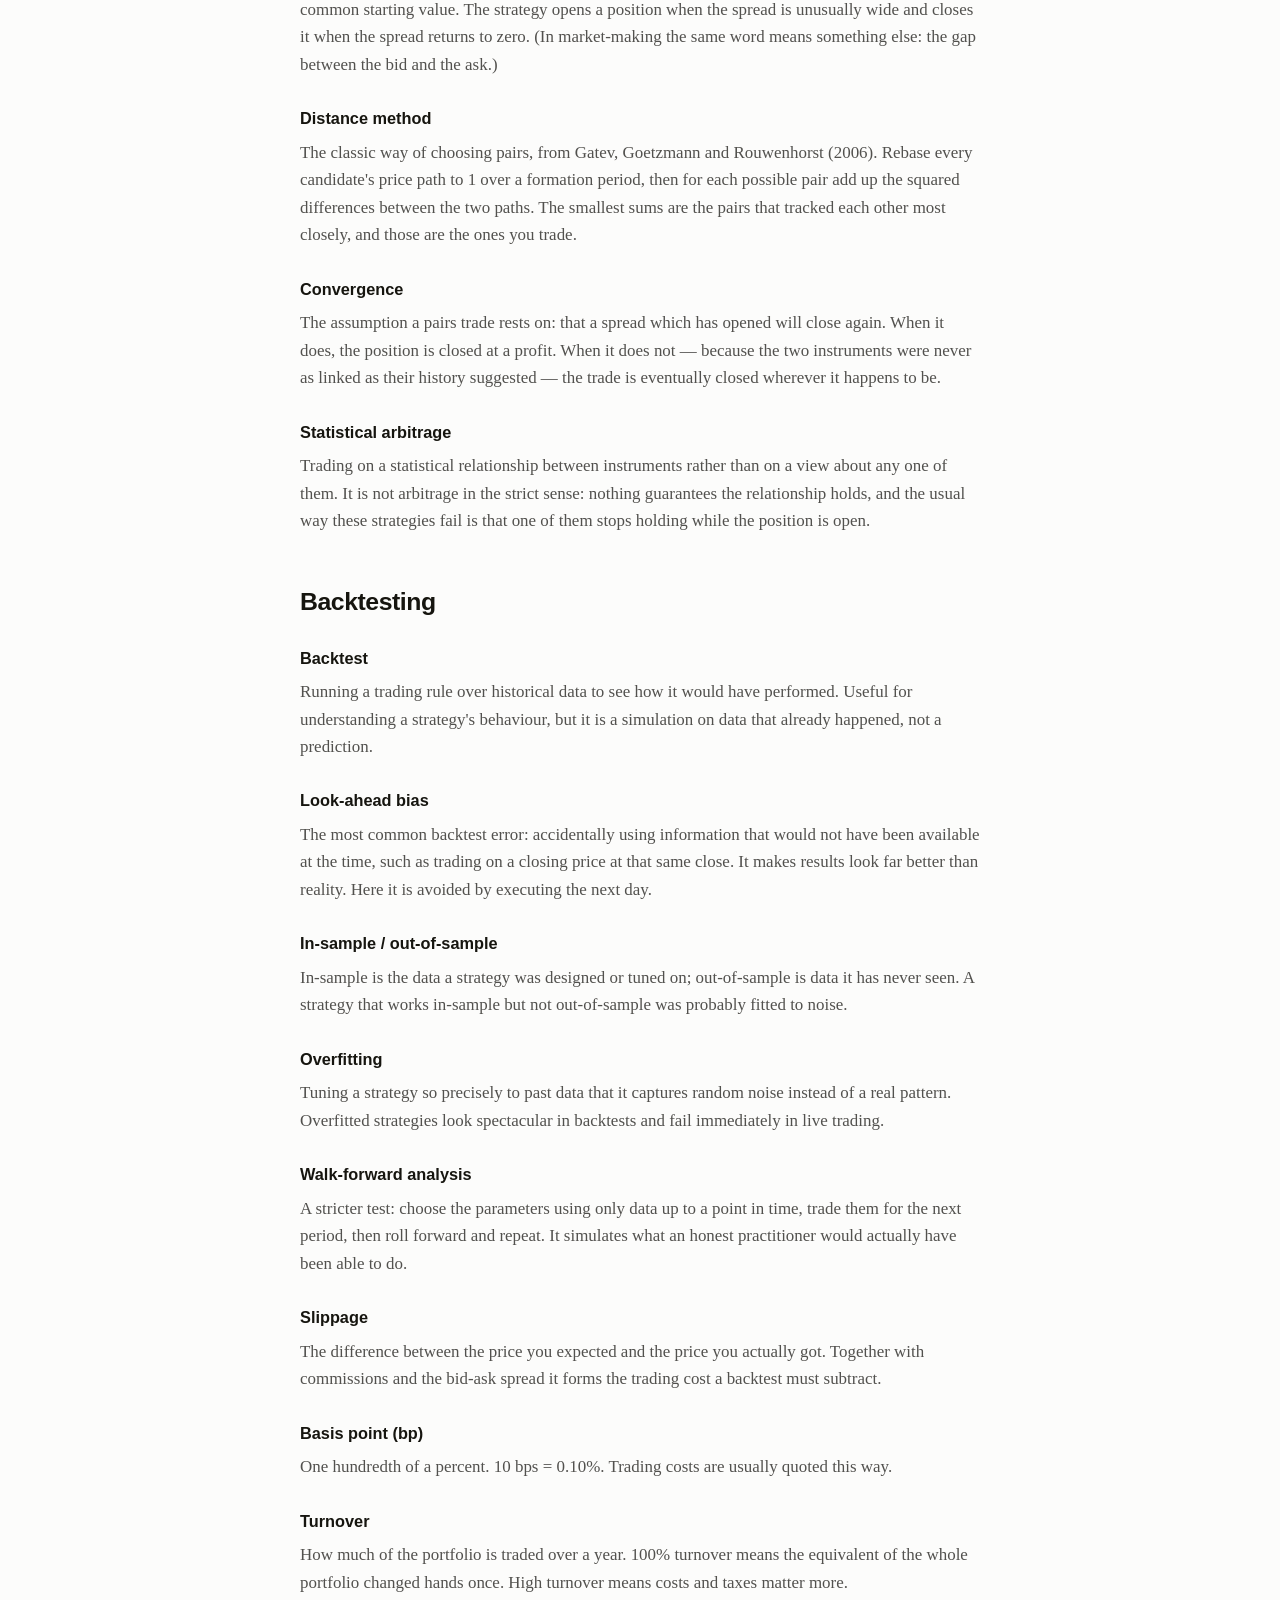
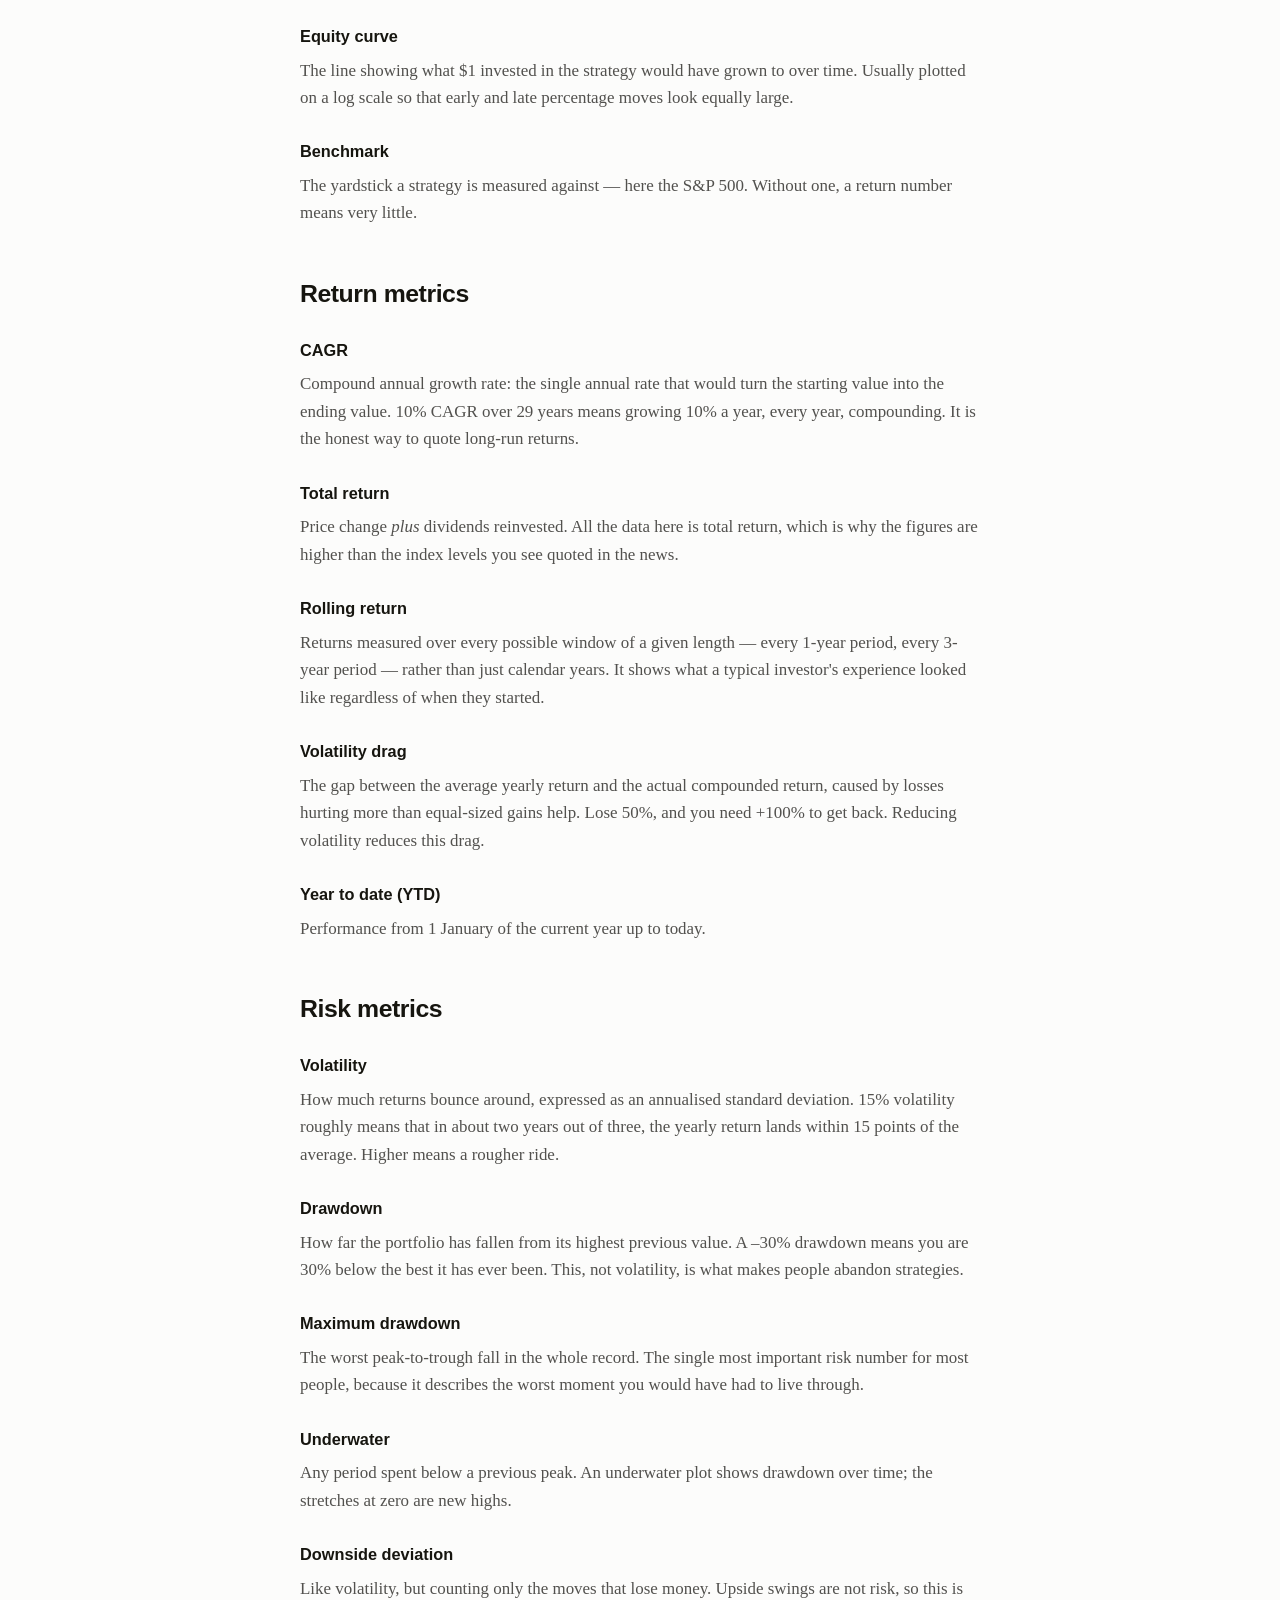
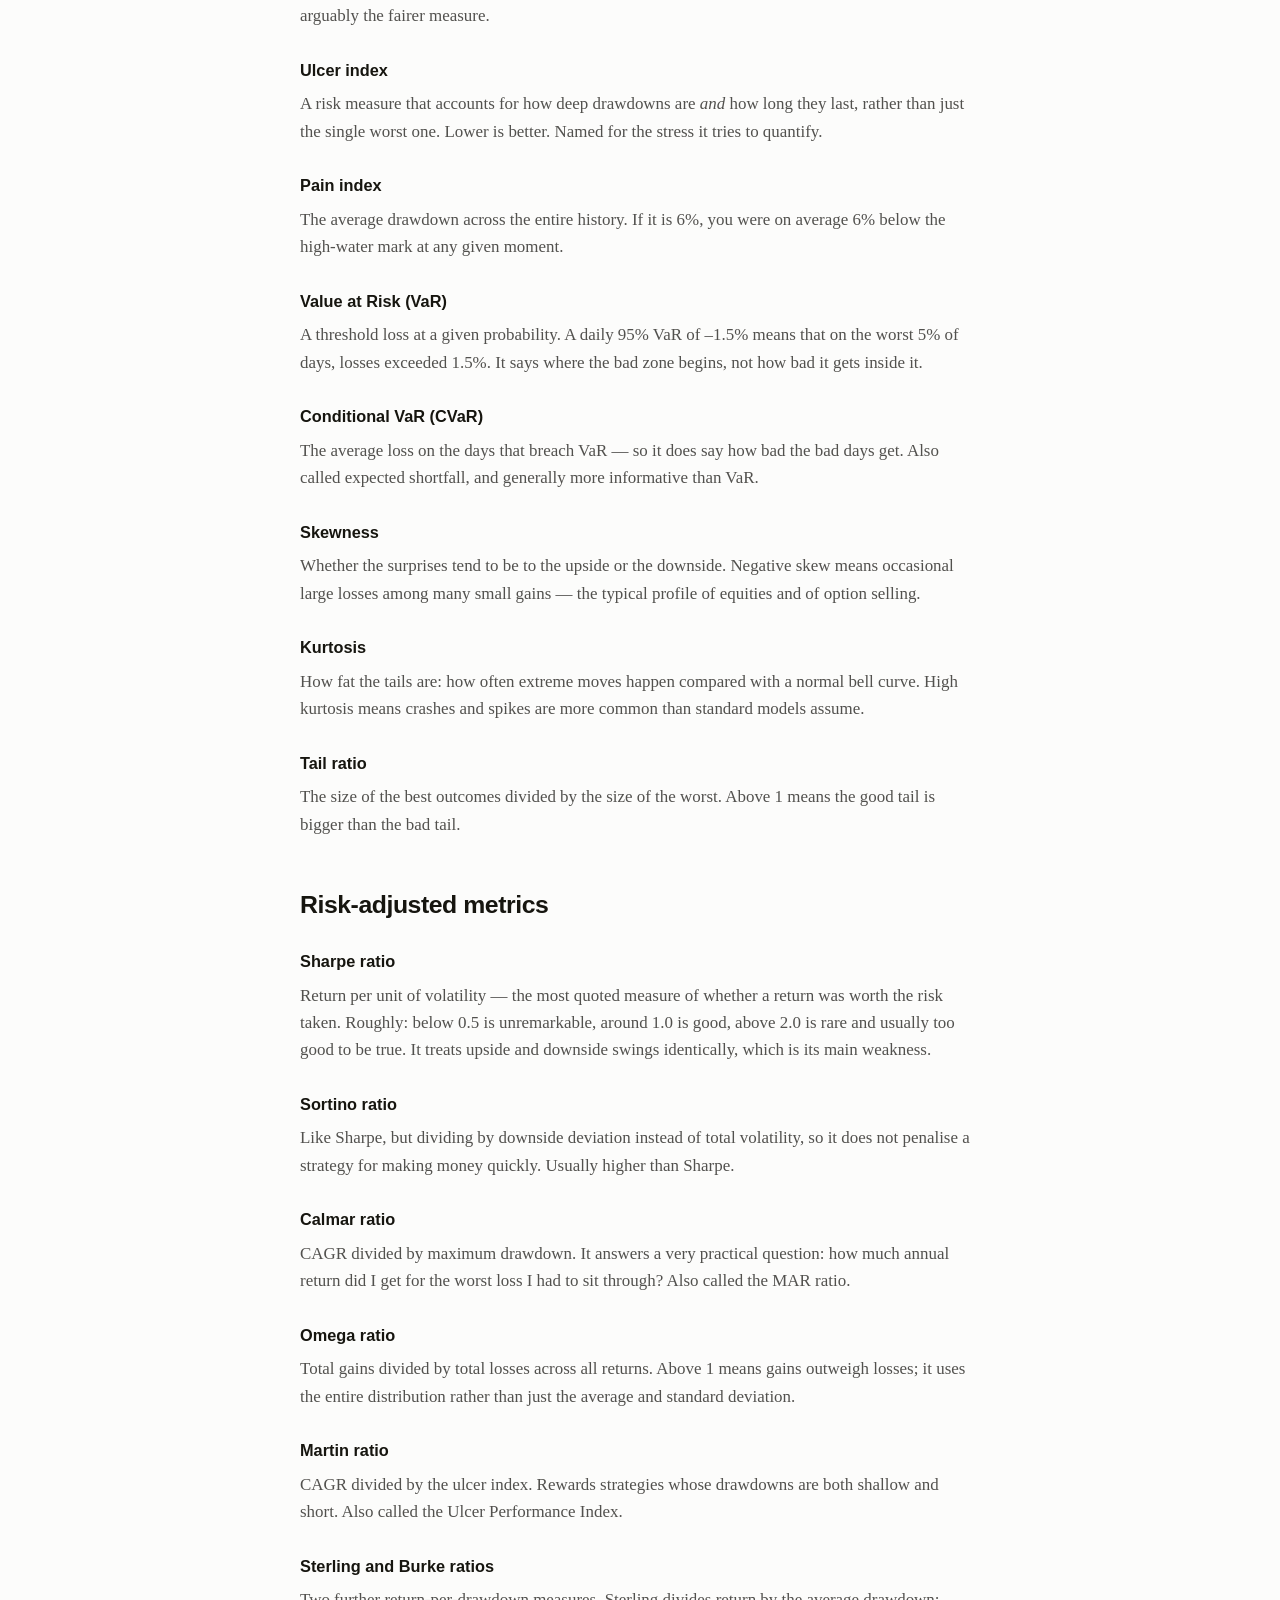
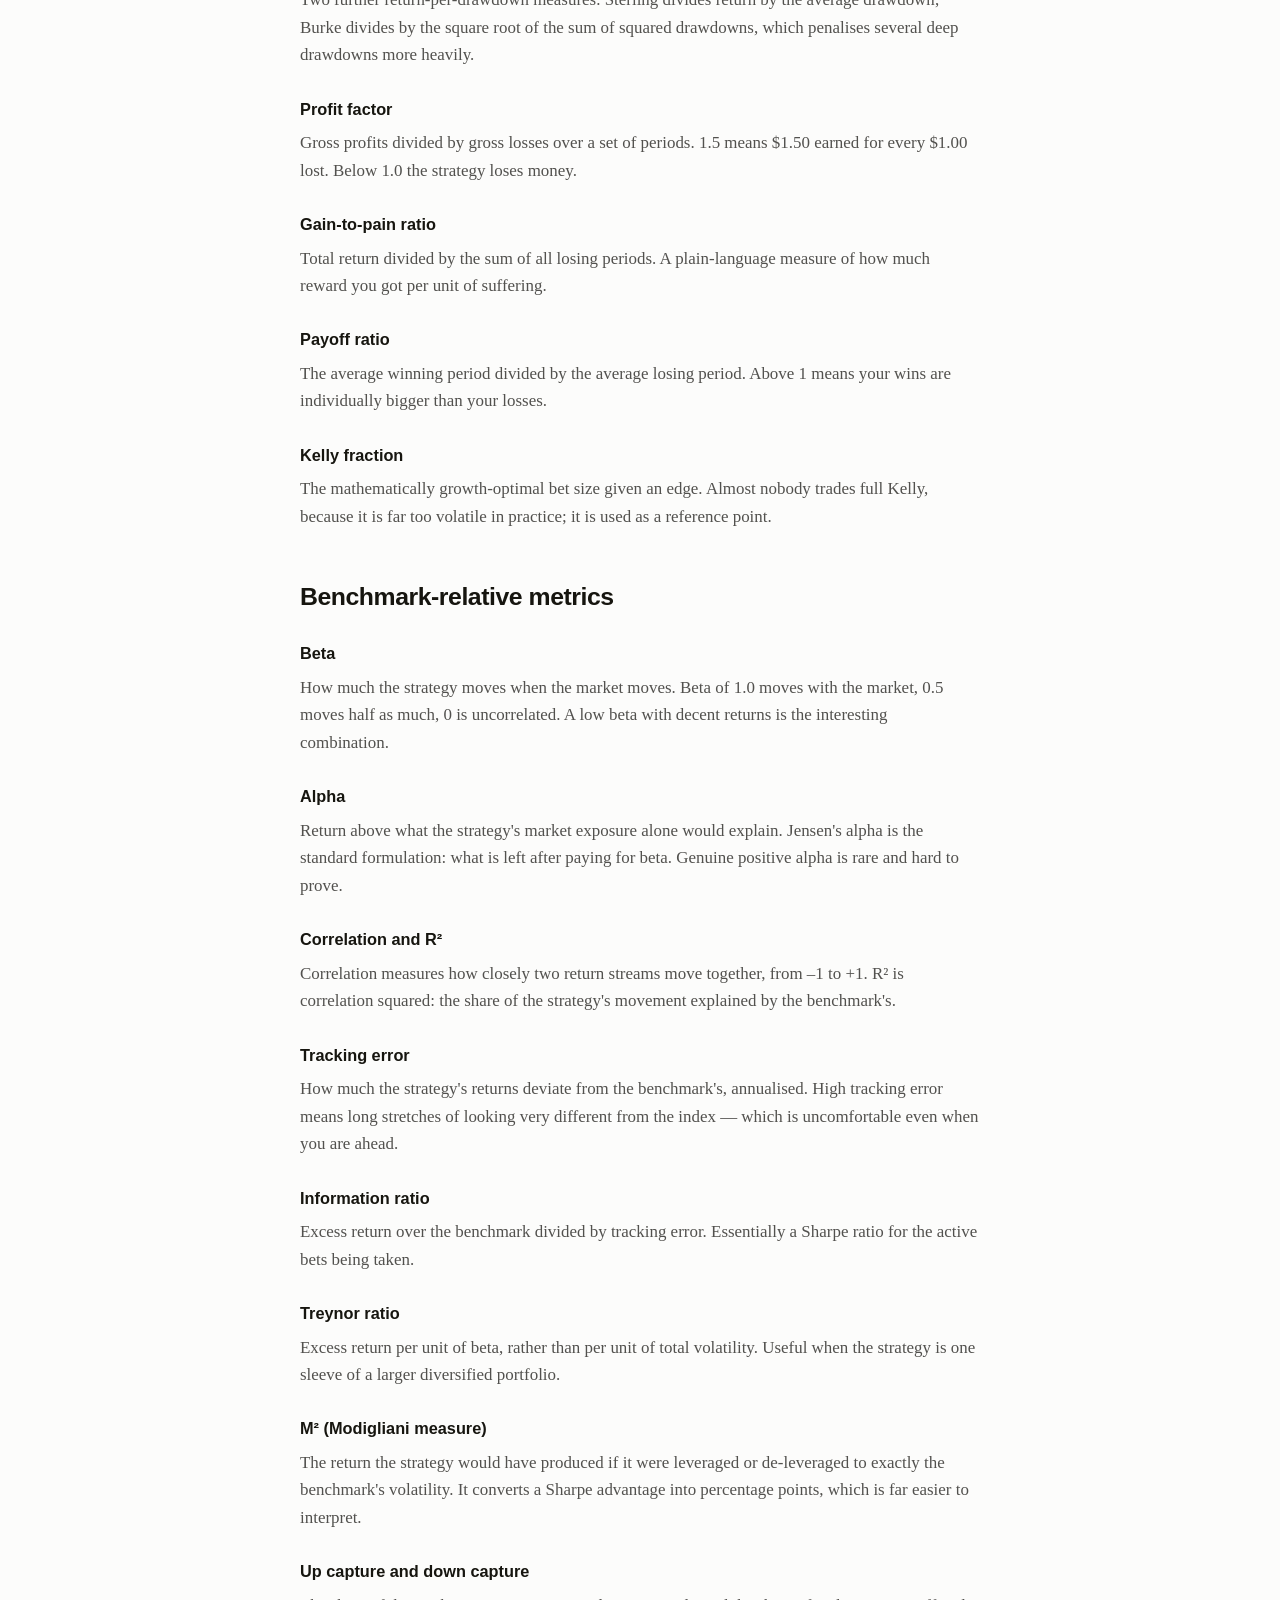
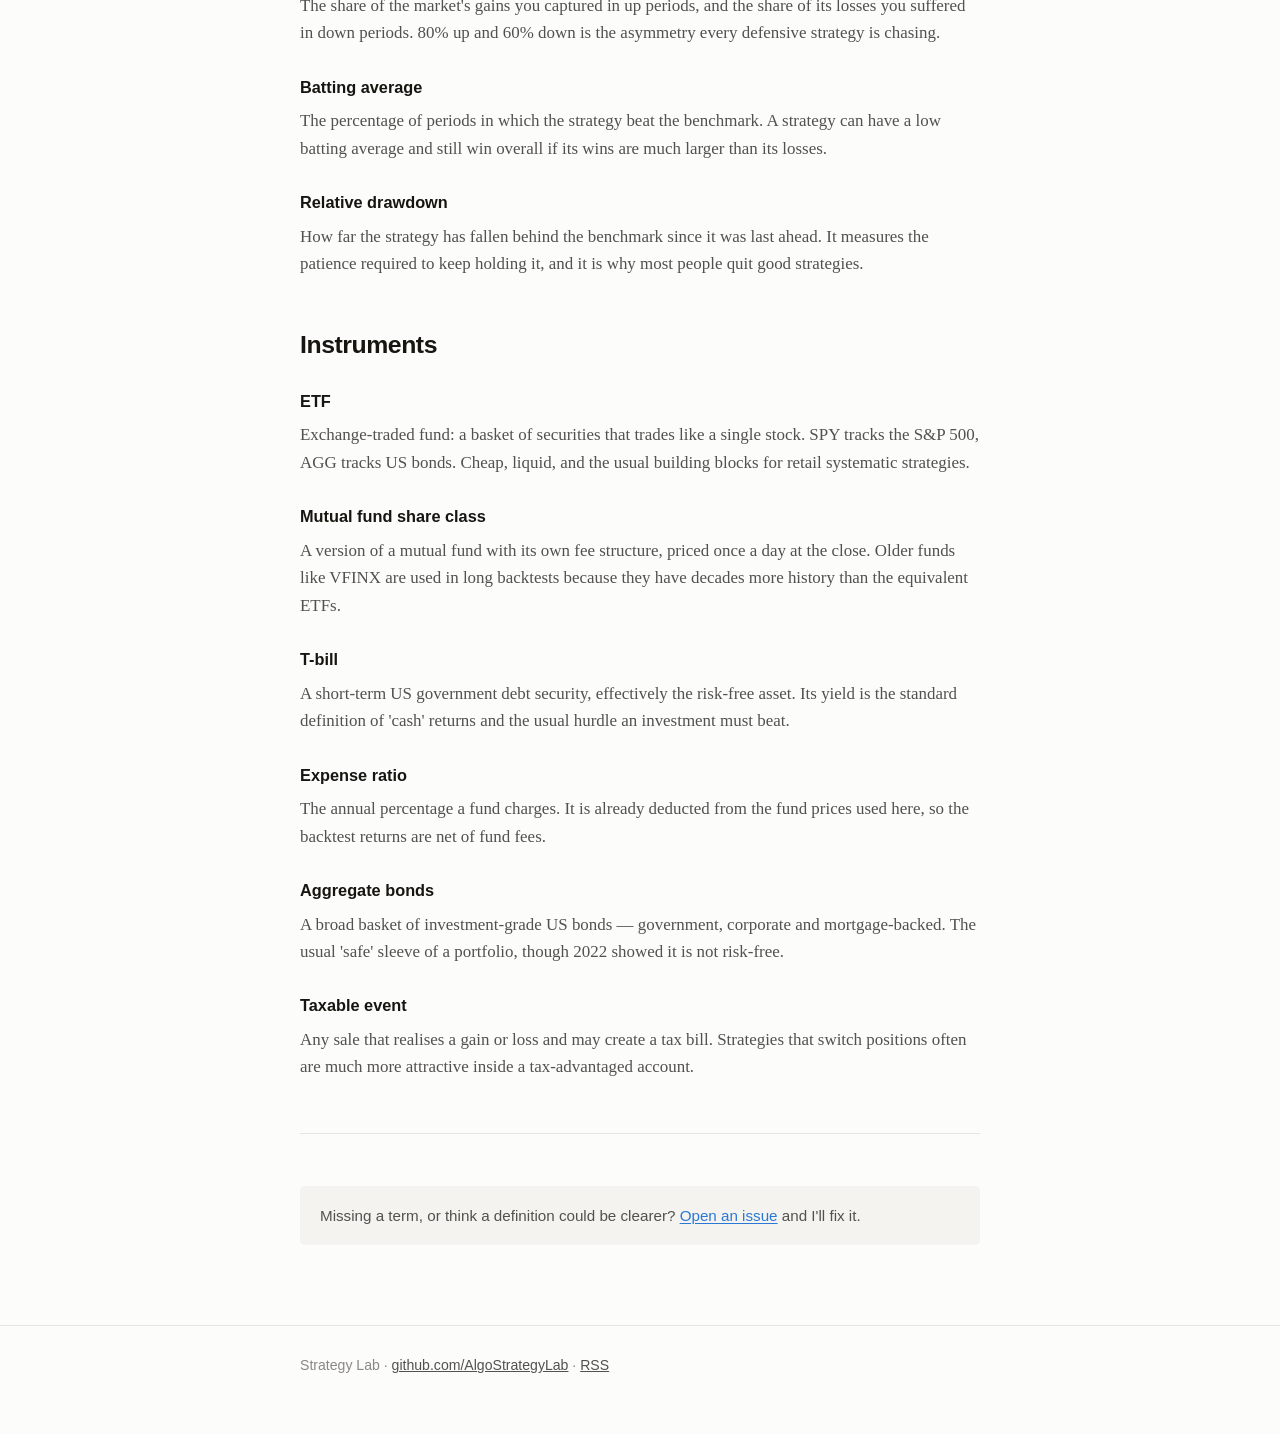
<file: glossary/index.html>
<!doctype html>
<html lang="en">
<head>
<meta charset="utf-8">
<meta name="viewport" content="width=device-width, initial-scale=1">
<title>Glossary — Strategy Lab</title>
<meta name="description" content="Plain-language definitions of the quant and algorithmic trading terms used across the Strategy Lab series: CAGR, Sharpe, drawdown, beta, market-neutral, walk-forward and 70 more.">
<link rel="canonical" href="https://algostrategylab.github.io/glossary/">
<meta property="og:type" content="article">
<meta property="og:title" content="Glossary — Strategy Lab">
<meta property="og:description" content="Plain-language definitions of every quant trading term used in the series.">
<link rel="alternate" type="application/rss+xml" title="Strategy Lab" href="https://algostrategylab.github.io/feed.xml">
<link rel="stylesheet" href="../style.css">
</head>
<body>
<header class="site"><div class="wrap">
  <a class="brand" href="../">Strategy Lab</a>
  <nav><a href="../">All strategies</a><a href="../glossary/">Glossary</a><a href="https://github.com/AlgoStrategyLab">GitHub</a></nav>
</div></header>

<div class="wrap">
<article>
<h1>Glossary</h1>
<p class="deck">Every piece of jargon used in this series, defined in plain language. No prior knowledge assumed.</p>
<p class="byline">76 terms &middot; updated 18 November 2026</p>

<p class="lede" style="margin-bottom:34px"><a href="#strategy-concepts">Strategy concepts</a> &middot; <a href="#backtesting">Backtesting</a> &middot; <a href="#return-metrics">Return metrics</a> &middot; <a href="#risk-metrics">Risk metrics</a> &middot; <a href="#risk-adjusted-metrics">Risk-adjusted metrics</a> &middot; <a href="#benchmark-relative-metrics">Benchmark-relative metrics</a> &middot; <a href="#instruments">Instruments</a></p>

<h2 id="strategy-concepts">Strategy concepts</h2>
<dl class="glossary">
  <dt id="momentum">Momentum</dt>
  <dd>The tendency for assets that have performed well recently to keep performing well over the next few months, and for losers to keep losing. It is the most documented pattern in finance, usually explained by investors reacting to news too slowly at first and then piling in.</dd>
  <dt id="absolute-momentum">Absolute momentum</dt>
  <dd>Comparing an asset against <em>itself in the past</em> or against cash: has the S&amp;P 500 beaten T-bills over the last 12 months? If yes, stay invested; if no, get out. Also called time-series momentum. It acts as a trend filter.</dd>
  <dt id="relative-momentum">Relative momentum</dt>
  <dd>Comparing assets against <em>each other</em> and holding the winner: has the US or international market done better over the last 12 months? Also called cross-sectional momentum.</dd>
  <dt id="trend-filter">Trend filter</dt>
  <dd>Any rule that switches you out of a risky asset when its trend turns down. A moving-average crossover and an absolute-momentum test are both trend filters. The goal is to avoid the long grinding part of bear markets.</dd>
  <dt id="lookback">Lookback</dt>
  <dd>How far back a rule looks when measuring performance. A 12-month lookback means the signal is based on the last 12 months of returns. Shorter lookbacks react faster but produce more false signals.</dd>
  <dt id="rebalance">Rebalance</dt>
  <dd>Resetting the portfolio to its target weights on a schedule — here, the last trading day of each month. Between rebalances the positions are simply held.</dd>
  <dt id="whipsaw">Whipsaw</dt>
  <dd>When a rule sells after a drop, the market immediately recovers, and the rule buys back higher — losing money on both sides. Choppy, directionless markets cause whipsaw, and it is the main cost of any trend filter.</dd>
  <dt id="buy-and-hold">Buy and hold</dt>
  <dd>Buying an asset and never trading it. The benchmark any active strategy has to beat, since it costs almost nothing and requires no decisions.</dd>
  <dt id="sixty-forty">60/40</dt>
  <dd>A portfolio of 60% stocks and 40% bonds, rebalanced periodically. The classic default allocation, used here as a second reference point.</dd>
  <dt id="risk-premium">Risk premium</dt>
  <dd>The extra return investors demand for holding something risky instead of cash. Most systematic strategies are attempts to harvest one risk premium or another.</dd>
  <dt id="volatility-targeting">Volatility targeting</dt>
  <dd>Adjusting position size so the portfolio's risk stays roughly constant — holding less when markets are turbulent and more when they are calm.</dd>
  <dt id="mean-reversion">Mean reversion</dt>
  <dd>The tendency for a price that has moved sharply away from its recent average to move back towards it. It is the opposite bet to <a class="gl" href="#momentum">momentum</a>, and which one holds depends almost entirely on the horizon: days tend to revert, months tend to trend.</dd>
  <dt id="rsi">RSI (Relative Strength Index)</dt>
  <dd>An indicator, from Welles Wilder (1978), that scores recent gains against recent losses on a scale of 0 to 100. Readings near zero mean almost every recent move was down. The period matters enormously: a 14-day RSI is a slow measure of trend strength, while a 2-period RSI reacts almost entirely to the last two closes and is a short-term oversold trigger.</dd>
  <dt id="long-short">Long/short book</dt>
  <dd>A portfolio that owns some things and <a class="gl" href="#short-sale">shorts</a> others at the same time. Everything in this series before pairs trading was long-only: the only way to reduce risk was to hold cash. A long/short book can stay fully engaged with the market while having no net bet on its direction.</dd>
  <dt id="short-sale">Short selling</dt>
  <dd>Borrowing an instrument, selling it, and buying it back later to return it. You profit if the price falls. Two things make it different from owning: you pay a <a class="gl" href="#borrow-cost">borrow fee</a> for as long as you hold it, and your loss is not capped at what you put in, because the price can keep rising.</dd>
  <dt id="borrow-cost">Borrow cost</dt>
  <dd>The annual fee charged for borrowing an instrument in order to short it, quoted in <a class="gl" href="#basis-point">basis points</a> and accrued daily on the value of the short position. Liquid index ETFs cost a fraction of a percent a year; a small stock that everyone wants to short can cost tens of percent.</dd>
  <dt id="market-neutral">Market-neutral</dt>
  <dd>Holding long and short positions sized so the portfolio has no meaningful exposure to the market's direction — a <a class="gl" href="#beta">beta</a> near zero. A market-neutral strategy neither gains from a bull market nor loses in a crash; whatever it earns has to come from the relationship between its positions rather than from the market going up.</dd>
  <dt id="gross-exposure">Gross and net exposure</dt>
  <dd>Gross exposure is long positions plus short positions, ignoring sign: how much of the portfolio is doing something. Net exposure is longs minus shorts: how much directional bet is left. A book that is 28% long and 28% short has 56% gross exposure and zero net exposure.</dd>
  <dt id="pairs-trading">Pairs trading</dt>
  <dd>Buying one instrument and shorting a related one, betting that the gap between them will close rather than that either will rise. The position makes money if the cheap leg catches up or the expensive leg falls back — in principle regardless of what the market does.</dd>
  <dt id="spread">Spread</dt>
  <dd>In pairs trading, the gap between two instruments' price paths once both have been rebased to a common starting value. The strategy opens a position when the spread is unusually wide and closes it when the spread returns to zero. (In market-making the same word means something else: the gap between the bid and the ask.)</dd>
  <dt id="distance-method">Distance method</dt>
  <dd>The classic way of choosing pairs, from Gatev, Goetzmann and Rouwenhorst (2006). Rebase every candidate's price path to 1 over a formation period, then for each possible pair add up the squared differences between the two paths. The smallest sums are the pairs that tracked each other most closely, and those are the ones you trade.</dd>
  <dt id="convergence">Convergence</dt>
  <dd>The assumption a pairs trade rests on: that a spread which has opened will close again. When it does, the position is closed at a profit. When it does not — because the two instruments were never as linked as their history suggested — the trade is eventually closed wherever it happens to be.</dd>
  <dt id="statistical-arbitrage">Statistical arbitrage</dt>
  <dd>Trading on a statistical relationship between instruments rather than on a view about any one of them. It is not arbitrage in the strict sense: nothing guarantees the relationship holds, and the usual way these strategies fail is that one of them stops holding while the position is open.</dd>
</dl>
<h2 id="backtesting">Backtesting</h2>
<dl class="glossary">
  <dt id="backtest">Backtest</dt>
  <dd>Running a trading rule over historical data to see how it would have performed. Useful for understanding a strategy's behaviour, but it is a simulation on data that already happened, not a prediction.</dd>
  <dt id="look-ahead-bias">Look-ahead bias</dt>
  <dd>The most common backtest error: accidentally using information that would not have been available at the time, such as trading on a closing price at that same close. It makes results look far better than reality. Here it is avoided by executing the next day.</dd>
  <dt id="in-sample">In-sample / out-of-sample</dt>
  <dd>In-sample is the data a strategy was designed or tuned on; out-of-sample is data it has never seen. A strategy that works in-sample but not out-of-sample was probably fitted to noise.</dd>
  <dt id="overfitting">Overfitting</dt>
  <dd>Tuning a strategy so precisely to past data that it captures random noise instead of a real pattern. Overfitted strategies look spectacular in backtests and fail immediately in live trading.</dd>
  <dt id="walk-forward">Walk-forward analysis</dt>
  <dd>A stricter test: choose the parameters using only data up to a point in time, trade them for the next period, then roll forward and repeat. It simulates what an honest practitioner would actually have been able to do.</dd>
  <dt id="slippage">Slippage</dt>
  <dd>The difference between the price you expected and the price you actually got. Together with commissions and the bid-ask spread it forms the trading cost a backtest must subtract.</dd>
  <dt id="basis-point">Basis point (bp)</dt>
  <dd>One hundredth of a percent. 10 bps = 0.10%. Trading costs are usually quoted this way.</dd>
  <dt id="turnover">Turnover</dt>
  <dd>How much of the portfolio is traded over a year. 100% turnover means the equivalent of the whole portfolio changed hands once. High turnover means costs and taxes matter more.</dd>
  <dt id="equity-curve">Equity curve</dt>
  <dd>The line showing what $1 invested in the strategy would have grown to over time. Usually plotted on a log scale so that early and late percentage moves look equally large.</dd>
  <dt id="benchmark">Benchmark</dt>
  <dd>The yardstick a strategy is measured against — here the S&amp;P 500. Without one, a return number means very little.</dd>
</dl>
<h2 id="return-metrics">Return metrics</h2>
<dl class="glossary">
  <dt id="cagr">CAGR</dt>
  <dd>Compound annual growth rate: the single annual rate that would turn the starting value into the ending value. 10% CAGR over 29 years means growing 10% a year, every year, compounding. It is the honest way to quote long-run returns.</dd>
  <dt id="total-return">Total return</dt>
  <dd>Price change <em>plus</em> dividends reinvested. All the data here is total return, which is why the figures are higher than the index levels you see quoted in the news.</dd>
  <dt id="rolling-return">Rolling return</dt>
  <dd>Returns measured over every possible window of a given length — every 1-year period, every 3-year period — rather than just calendar years. It shows what a typical investor's experience looked like regardless of when they started.</dd>
  <dt id="volatility-drag">Volatility drag</dt>
  <dd>The gap between the average yearly return and the actual compounded return, caused by losses hurting more than equal-sized gains help. Lose 50%, and you need +100% to get back. Reducing volatility reduces this drag.</dd>
  <dt id="ytd">Year to date (YTD)</dt>
  <dd>Performance from 1 January of the current year up to today.</dd>
</dl>
<h2 id="risk-metrics">Risk metrics</h2>
<dl class="glossary">
  <dt id="volatility">Volatility</dt>
  <dd>How much returns bounce around, expressed as an annualised standard deviation. 15% volatility roughly means that in about two years out of three, the yearly return lands within 15 points of the average. Higher means a rougher ride.</dd>
  <dt id="drawdown">Drawdown</dt>
  <dd>How far the portfolio has fallen from its highest previous value. A –30% drawdown means you are 30% below the best it has ever been. This, not volatility, is what makes people abandon strategies.</dd>
  <dt id="max-drawdown">Maximum drawdown</dt>
  <dd>The worst peak-to-trough fall in the whole record. The single most important risk number for most people, because it describes the worst moment you would have had to live through.</dd>
  <dt id="underwater">Underwater</dt>
  <dd>Any period spent below a previous peak. An underwater plot shows drawdown over time; the stretches at zero are new highs.</dd>
  <dt id="downside-deviation">Downside deviation</dt>
  <dd>Like volatility, but counting only the moves that lose money. Upside swings are not risk, so this is arguably the fairer measure.</dd>
  <dt id="ulcer-index">Ulcer index</dt>
  <dd>A risk measure that accounts for how deep drawdowns are <em>and</em> how long they last, rather than just the single worst one. Lower is better. Named for the stress it tries to quantify.</dd>
  <dt id="pain-index">Pain index</dt>
  <dd>The average drawdown across the entire history. If it is 6%, you were on average 6% below the high-water mark at any given moment.</dd>
  <dt id="var">Value at Risk (VaR)</dt>
  <dd>A threshold loss at a given probability. A daily 95% VaR of –1.5% means that on the worst 5% of days, losses exceeded 1.5%. It says where the bad zone begins, not how bad it gets inside it.</dd>
  <dt id="cvar">Conditional VaR (CVaR)</dt>
  <dd>The average loss on the days that breach VaR — so it does say how bad the bad days get. Also called expected shortfall, and generally more informative than VaR.</dd>
  <dt id="skewness">Skewness</dt>
  <dd>Whether the surprises tend to be to the upside or the downside. Negative skew means occasional large losses among many small gains — the typical profile of equities and of option selling.</dd>
  <dt id="kurtosis">Kurtosis</dt>
  <dd>How fat the tails are: how often extreme moves happen compared with a normal bell curve. High kurtosis means crashes and spikes are more common than standard models assume.</dd>
  <dt id="tail-ratio">Tail ratio</dt>
  <dd>The size of the best outcomes divided by the size of the worst. Above 1 means the good tail is bigger than the bad tail.</dd>
</dl>
<h2 id="risk-adjusted-metrics">Risk-adjusted metrics</h2>
<dl class="glossary">
  <dt id="sharpe">Sharpe ratio</dt>
  <dd>Return per unit of volatility — the most quoted measure of whether a return was worth the risk taken. Roughly: below 0.5 is unremarkable, around 1.0 is good, above 2.0 is rare and usually too good to be true. It treats upside and downside swings identically, which is its main weakness.</dd>
  <dt id="sortino">Sortino ratio</dt>
  <dd>Like Sharpe, but dividing by downside deviation instead of total volatility, so it does not penalise a strategy for making money quickly. Usually higher than Sharpe.</dd>
  <dt id="calmar">Calmar ratio</dt>
  <dd>CAGR divided by maximum drawdown. It answers a very practical question: how much annual return did I get for the worst loss I had to sit through? Also called the MAR ratio.</dd>
  <dt id="omega">Omega ratio</dt>
  <dd>Total gains divided by total losses across all returns. Above 1 means gains outweigh losses; it uses the entire distribution rather than just the average and standard deviation.</dd>
  <dt id="martin">Martin ratio</dt>
  <dd>CAGR divided by the ulcer index. Rewards strategies whose drawdowns are both shallow and short. Also called the Ulcer Performance Index.</dd>
  <dt id="sterling-burke">Sterling and Burke ratios</dt>
  <dd>Two further return-per-drawdown measures. Sterling divides return by the average drawdown; Burke divides by the square root of the sum of squared drawdowns, which penalises several deep drawdowns more heavily.</dd>
  <dt id="profit-factor">Profit factor</dt>
  <dd>Gross profits divided by gross losses over a set of periods. 1.5 means $1.50 earned for every $1.00 lost. Below 1.0 the strategy loses money.</dd>
  <dt id="gain-to-pain">Gain-to-pain ratio</dt>
  <dd>Total return divided by the sum of all losing periods. A plain-language measure of how much reward you got per unit of suffering.</dd>
  <dt id="payoff-ratio">Payoff ratio</dt>
  <dd>The average winning period divided by the average losing period. Above 1 means your wins are individually bigger than your losses.</dd>
  <dt id="kelly">Kelly fraction</dt>
  <dd>The mathematically growth-optimal bet size given an edge. Almost nobody trades full Kelly, because it is far too volatile in practice; it is used as a reference point.</dd>
</dl>
<h2 id="benchmark-relative-metrics">Benchmark-relative metrics</h2>
<dl class="glossary">
  <dt id="beta">Beta</dt>
  <dd>How much the strategy moves when the market moves. Beta of 1.0 moves with the market, 0.5 moves half as much, 0 is uncorrelated. A low beta with decent returns is the interesting combination.</dd>
  <dt id="alpha">Alpha</dt>
  <dd>Return above what the strategy's market exposure alone would explain. Jensen's alpha is the standard formulation: what is left after paying for beta. Genuine positive alpha is rare and hard to prove.</dd>
  <dt id="correlation">Correlation and R²</dt>
  <dd>Correlation measures how closely two return streams move together, from –1 to +1. R² is correlation squared: the share of the strategy's movement explained by the benchmark's.</dd>
  <dt id="tracking-error">Tracking error</dt>
  <dd>How much the strategy's returns deviate from the benchmark's, annualised. High tracking error means long stretches of looking very different from the index — which is uncomfortable even when you are ahead.</dd>
  <dt id="information-ratio">Information ratio</dt>
  <dd>Excess return over the benchmark divided by tracking error. Essentially a Sharpe ratio for the active bets being taken.</dd>
  <dt id="treynor">Treynor ratio</dt>
  <dd>Excess return per unit of beta, rather than per unit of total volatility. Useful when the strategy is one sleeve of a larger diversified portfolio.</dd>
  <dt id="m2">M² (Modigliani measure)</dt>
  <dd>The return the strategy would have produced if it were leveraged or de-leveraged to exactly the benchmark's volatility. It converts a Sharpe advantage into percentage points, which is far easier to interpret.</dd>
  <dt id="capture">Up capture and down capture</dt>
  <dd>The share of the market's gains you captured in up periods, and the share of its losses you suffered in down periods. 80% up and 60% down is the asymmetry every defensive strategy is chasing.</dd>
  <dt id="batting-average">Batting average</dt>
  <dd>The percentage of periods in which the strategy beat the benchmark. A strategy can have a low batting average and still win overall if its wins are much larger than its losses.</dd>
  <dt id="relative-drawdown">Relative drawdown</dt>
  <dd>How far the strategy has fallen behind the benchmark since it was last ahead. It measures the patience required to keep holding it, and it is why most people quit good strategies.</dd>
</dl>
<h2 id="instruments">Instruments</h2>
<dl class="glossary">
  <dt id="etf">ETF</dt>
  <dd>Exchange-traded fund: a basket of securities that trades like a single stock. SPY tracks the S&amp;P 500, AGG tracks US bonds. Cheap, liquid, and the usual building blocks for retail systematic strategies.</dd>
  <dt id="mutual-fund-share-class">Mutual fund share class</dt>
  <dd>A version of a mutual fund with its own fee structure, priced once a day at the close. Older funds like VFINX are used in long backtests because they have decades more history than the equivalent ETFs.</dd>
  <dt id="tbill">T-bill</dt>
  <dd>A short-term US government debt security, effectively the risk-free asset. Its yield is the standard definition of 'cash' returns and the usual hurdle an investment must beat.</dd>
  <dt id="expense-ratio">Expense ratio</dt>
  <dd>The annual percentage a fund charges. It is already deducted from the fund prices used here, so the backtest returns are net of fund fees.</dd>
  <dt id="aggregate-bonds">Aggregate bonds</dt>
  <dd>A broad basket of investment-grade US bonds — government, corporate and mortgage-backed. The usual 'safe' sleeve of a portfolio, though 2022 showed it is not risk-free.</dd>
  <dt id="taxable-event">Taxable event</dt>
  <dd>Any sale that realises a gain or loss and may create a tax bill. Strategies that switch positions often are much more attractive inside a tax-advantaged account.</dd>
</dl>

<hr>
<p class="note">Missing a term, or think a definition could be clearer? <a href="https://github.com/AlgoStrategyLab/AlgoStrategyLab.github.io/issues">Open an issue</a> and I'll fix it.</p>
</article>
</div>

<footer class="site"><div class="wrap">
Strategy Lab &middot; <a href="https://github.com/AlgoStrategyLab">github.com/AlgoStrategyLab</a> &middot; <a href="../feed.xml">RSS</a>
</div></footer>
</body>
</html>
</file>
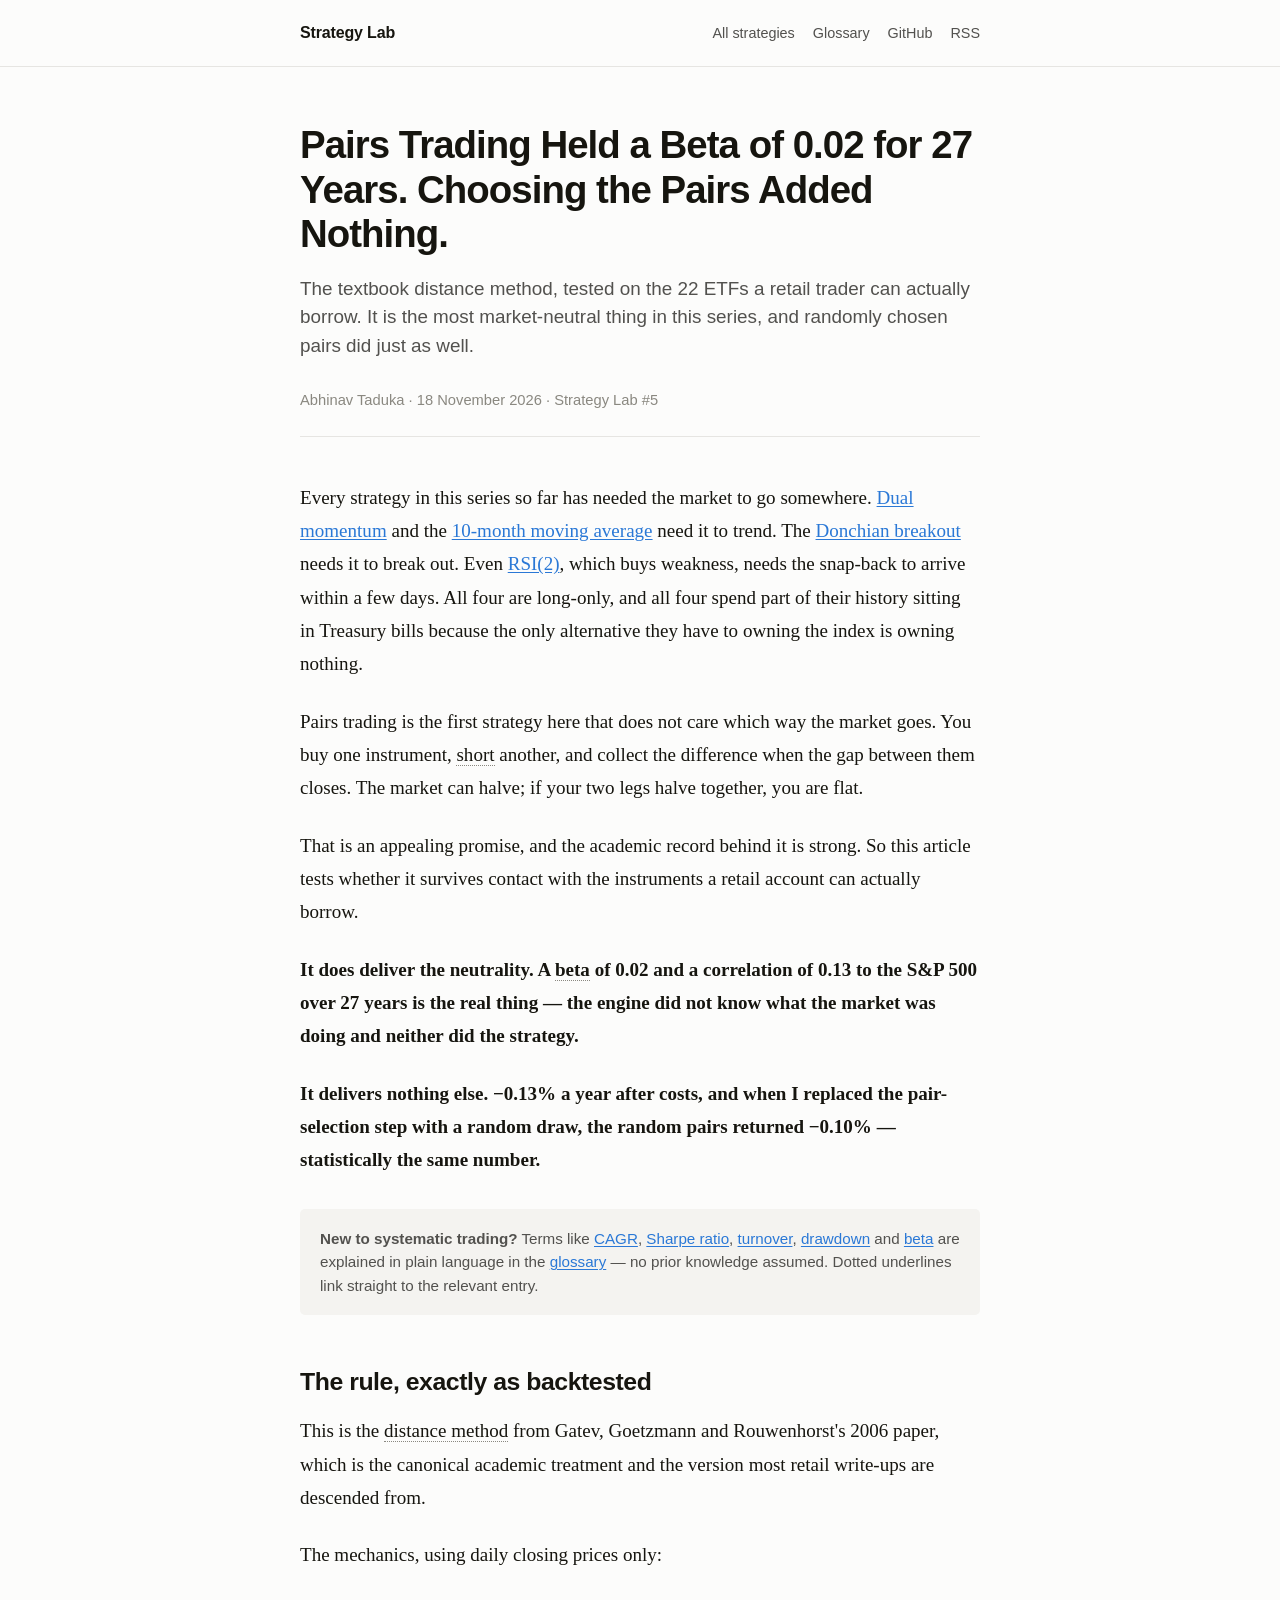
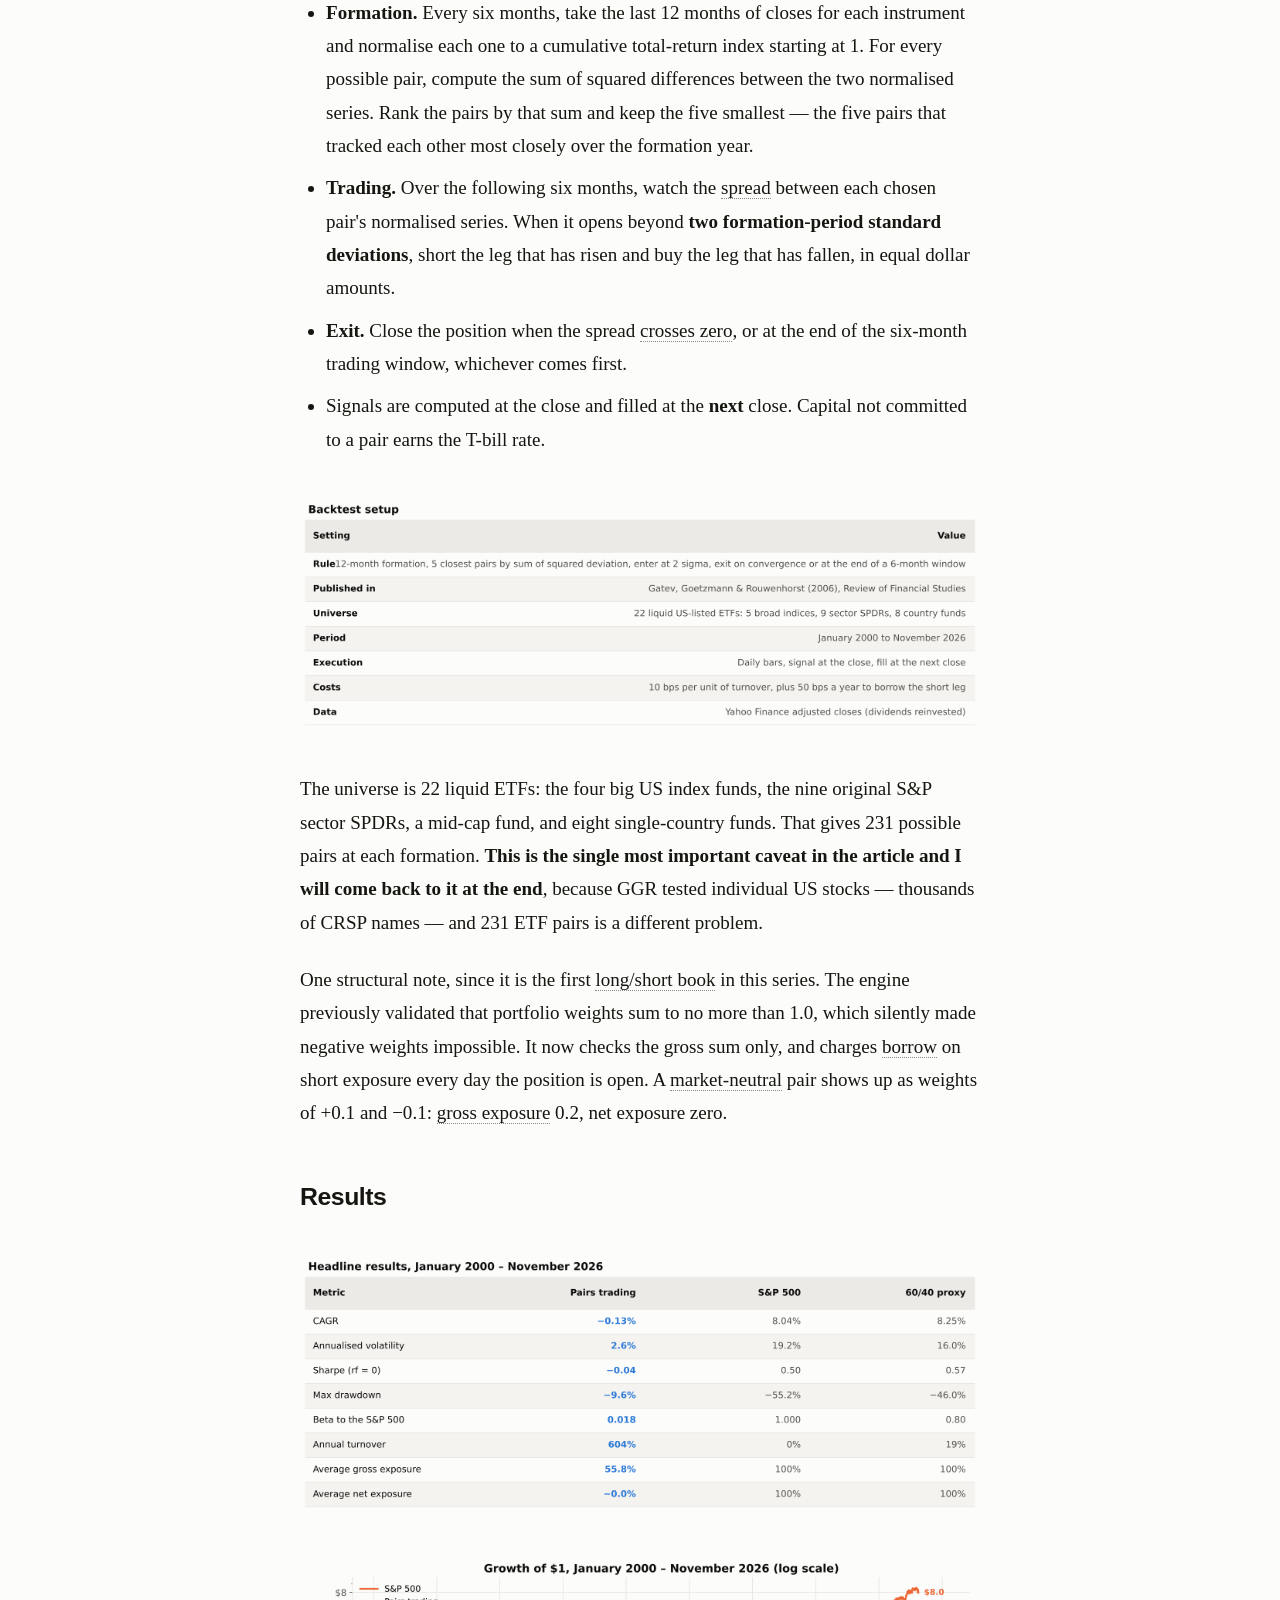
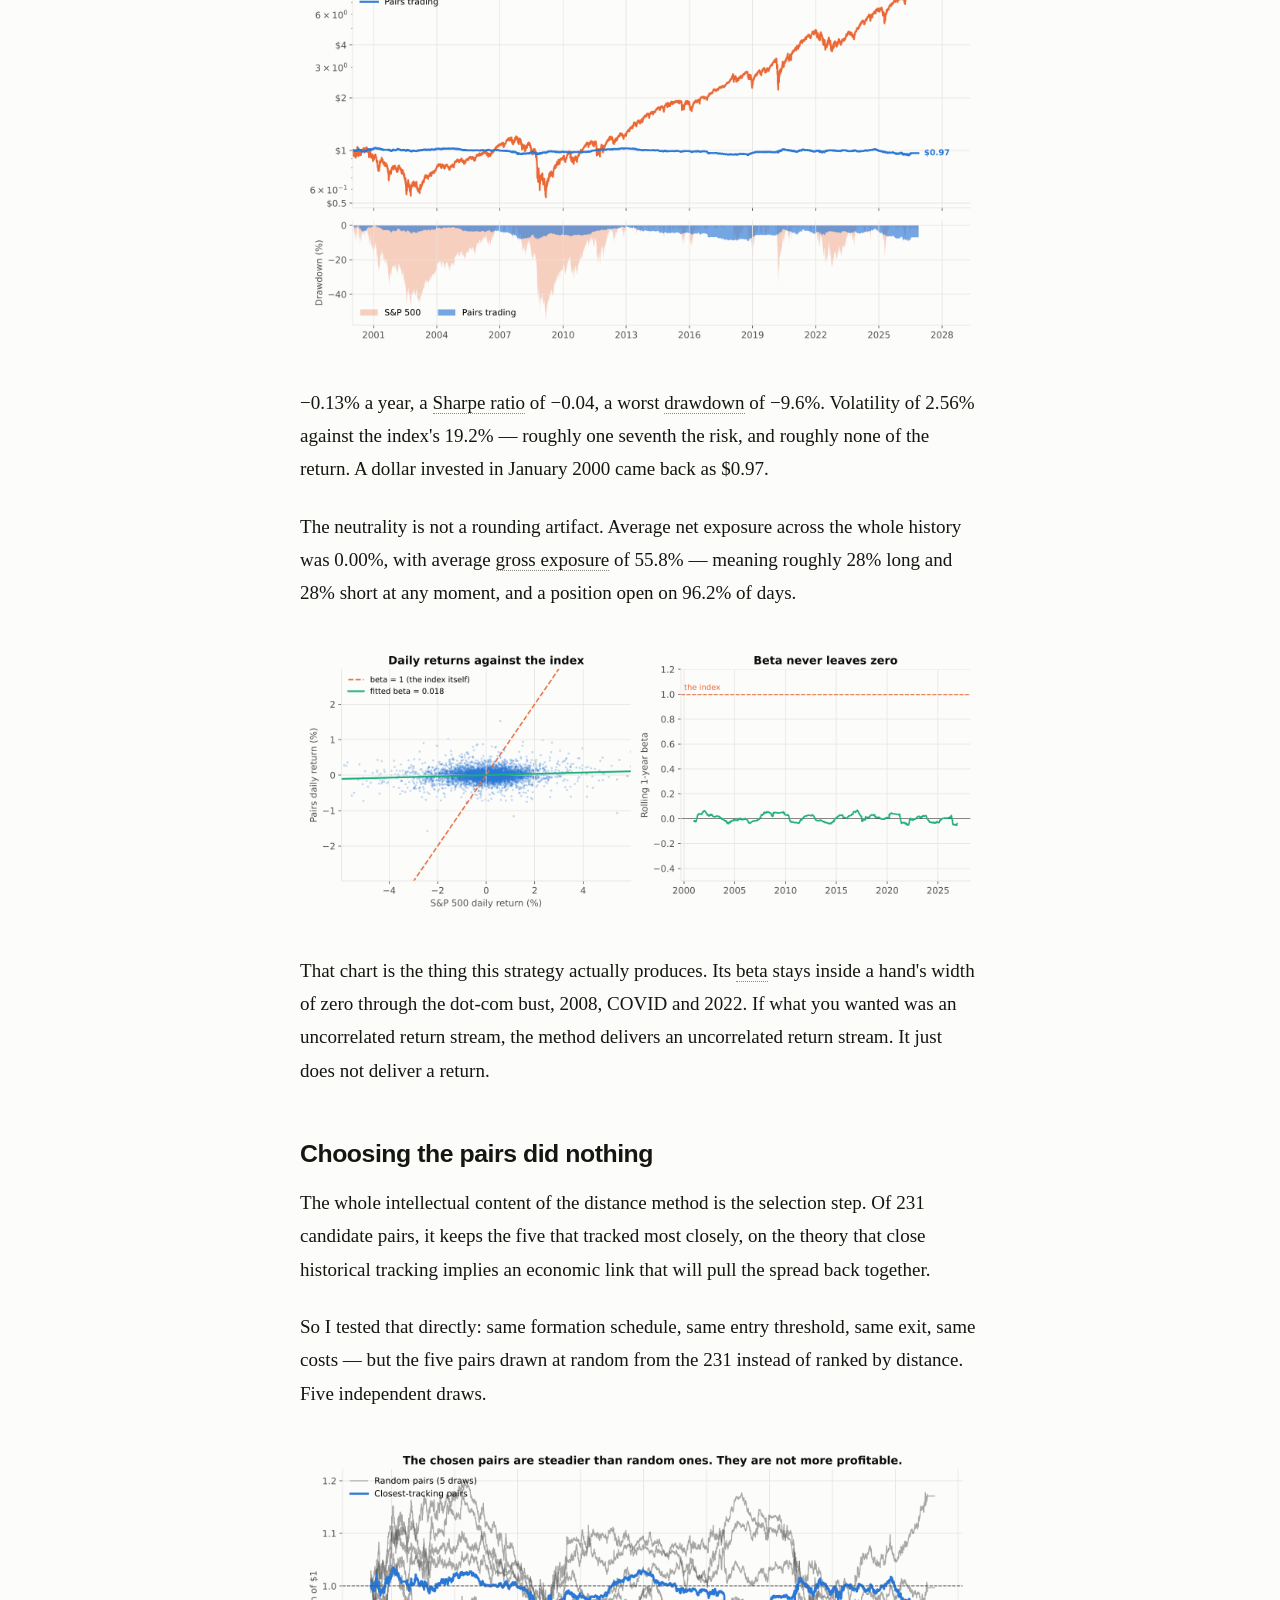
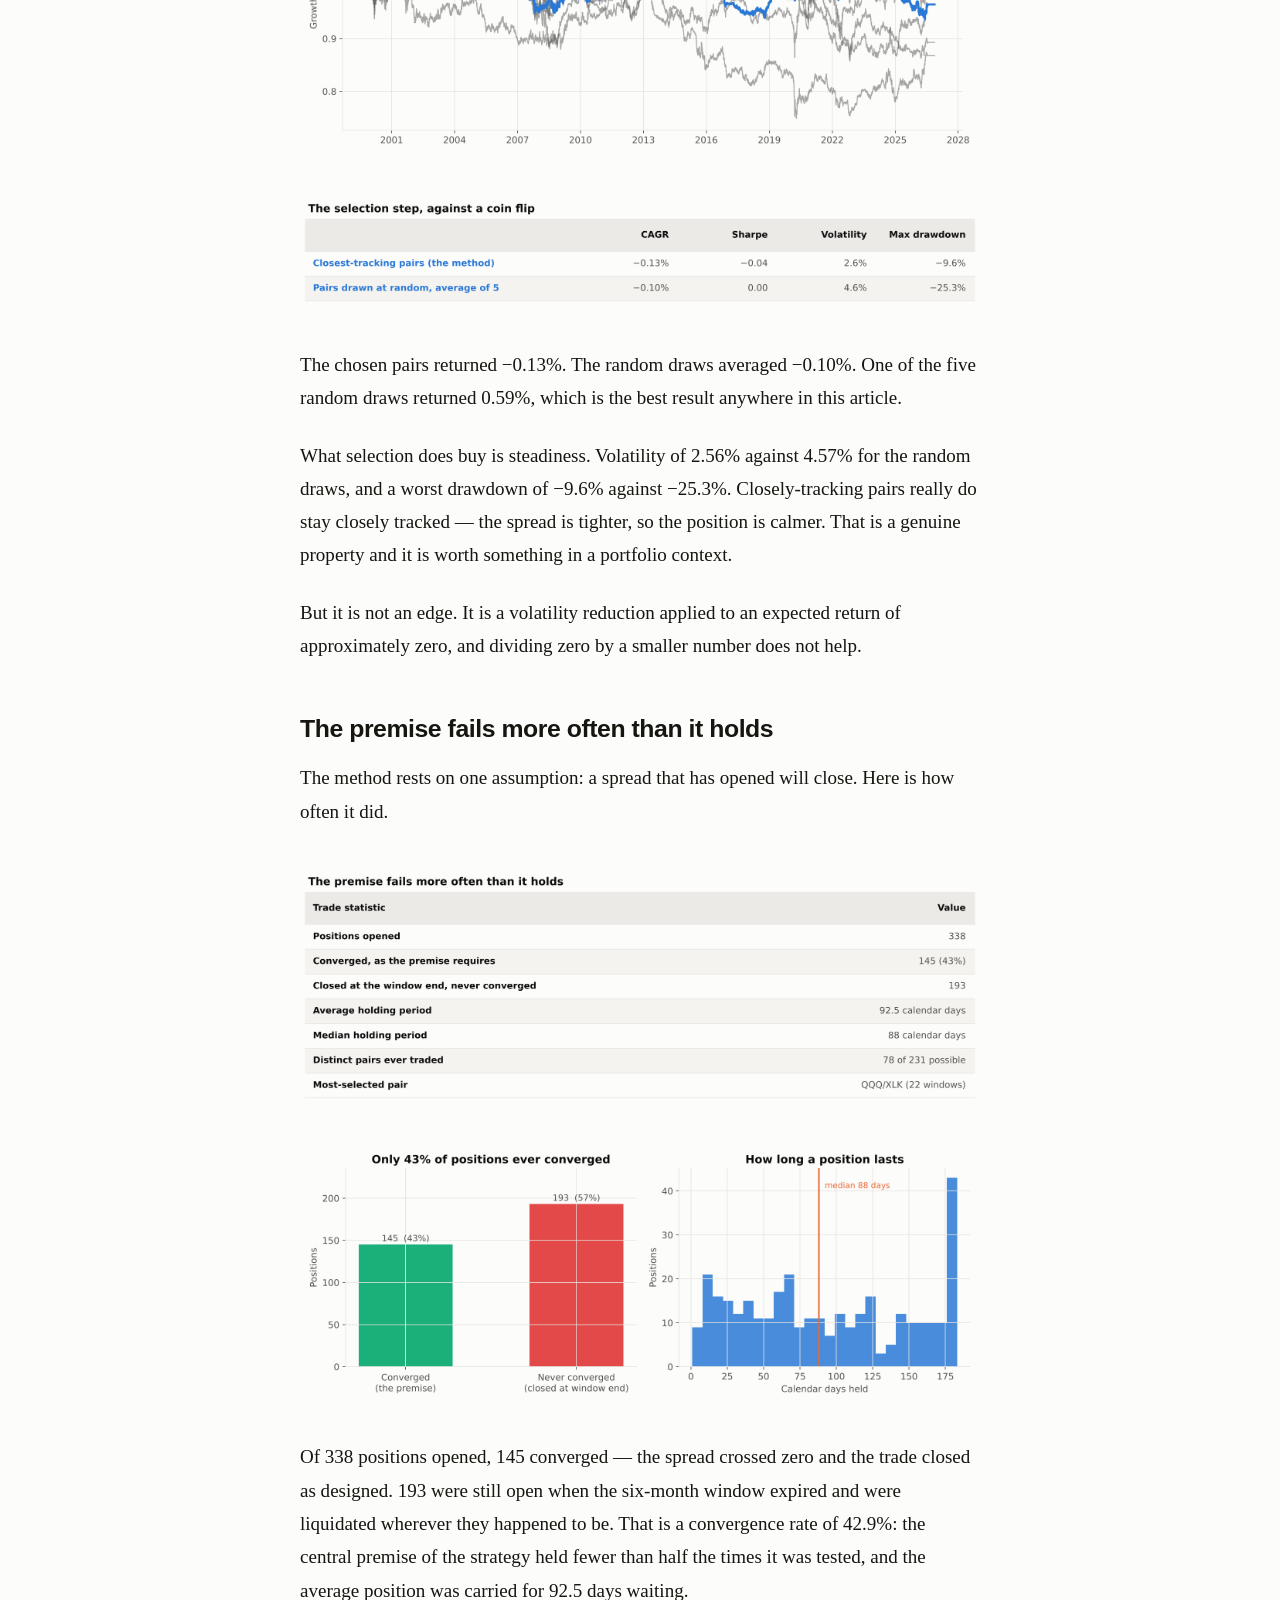
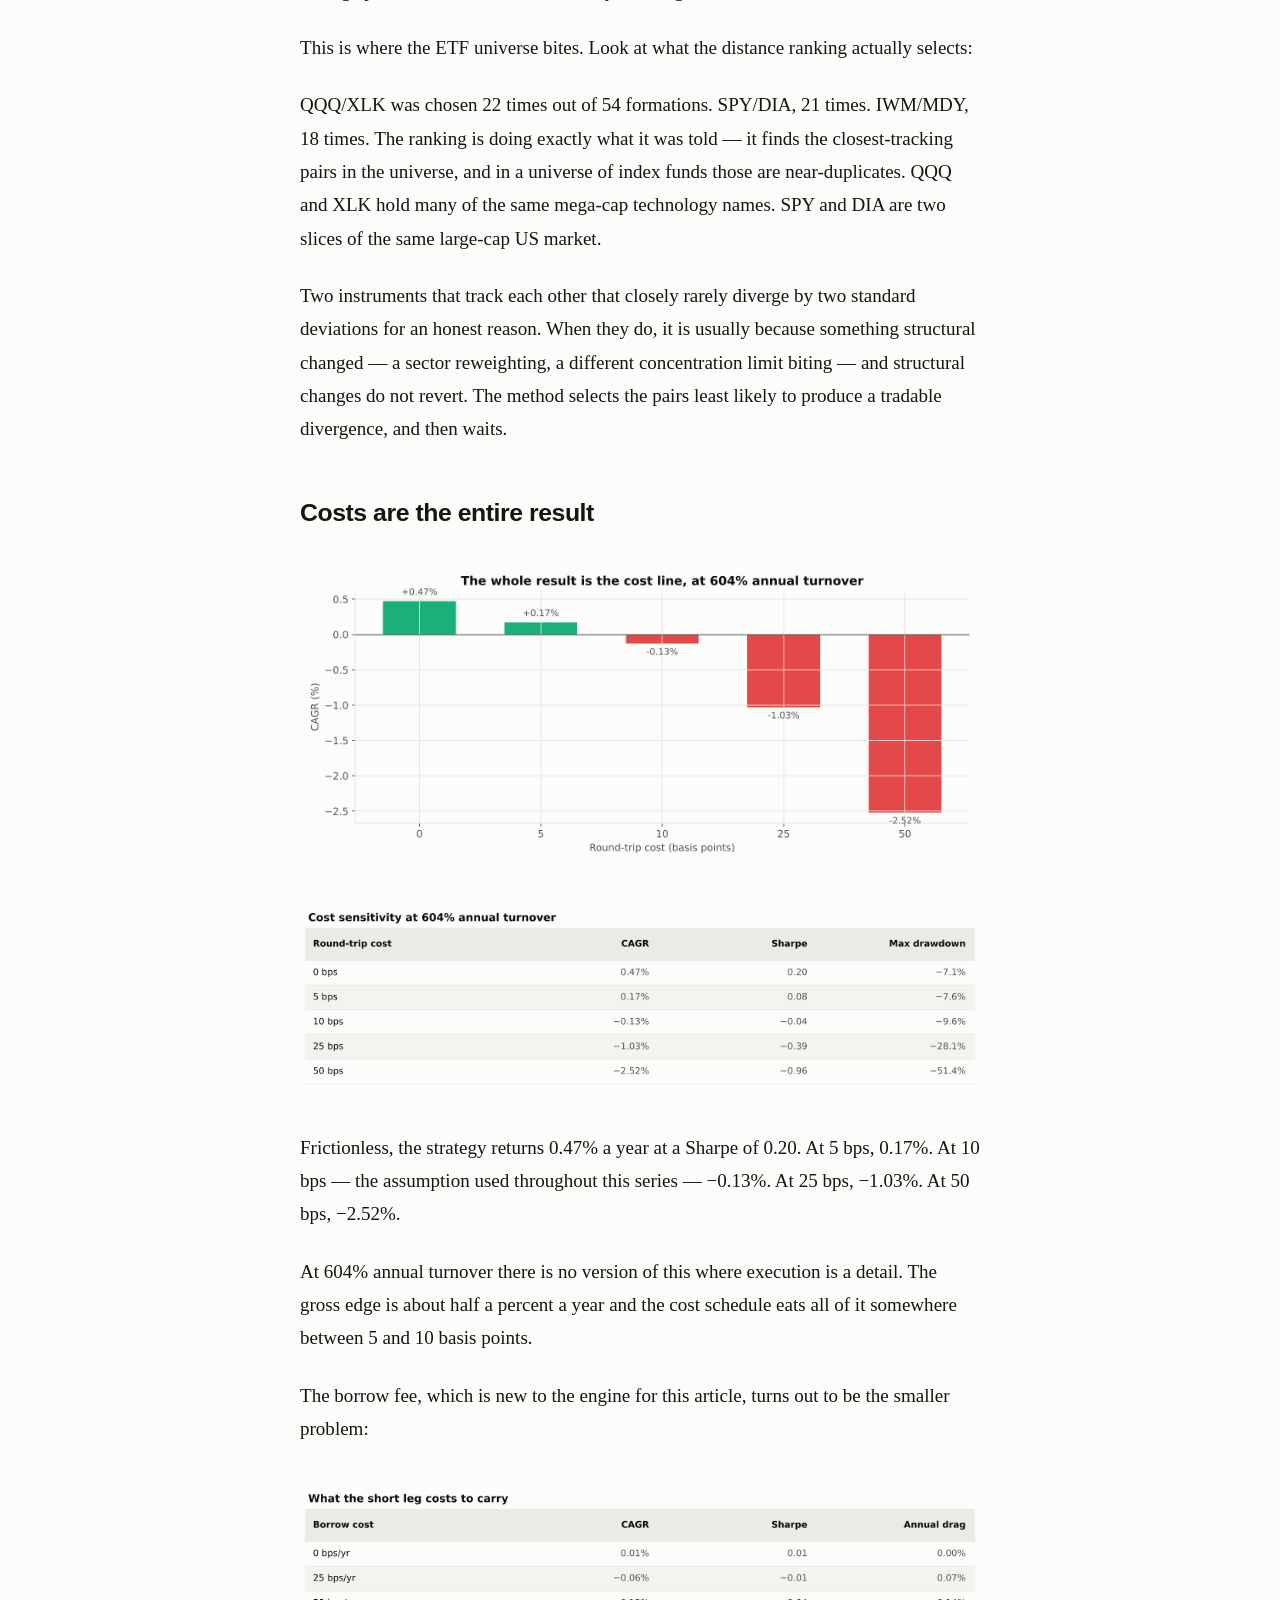
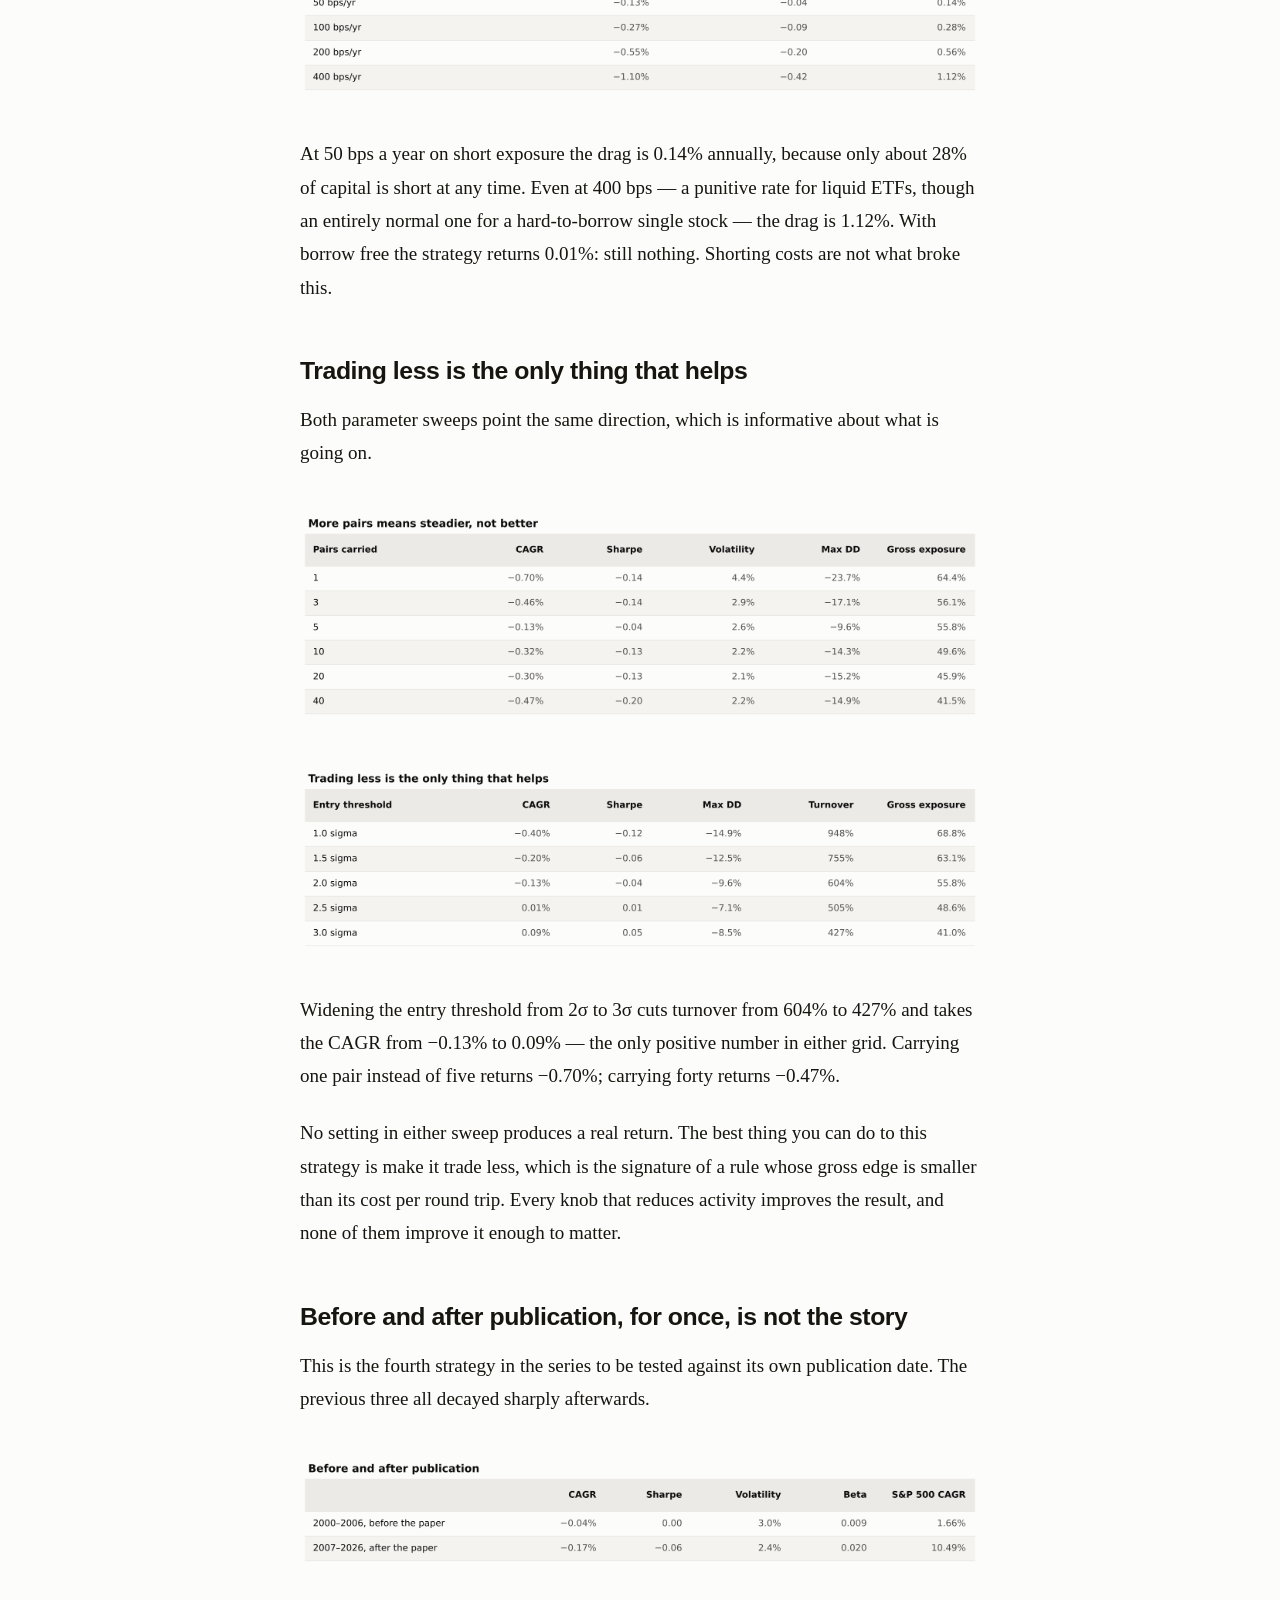
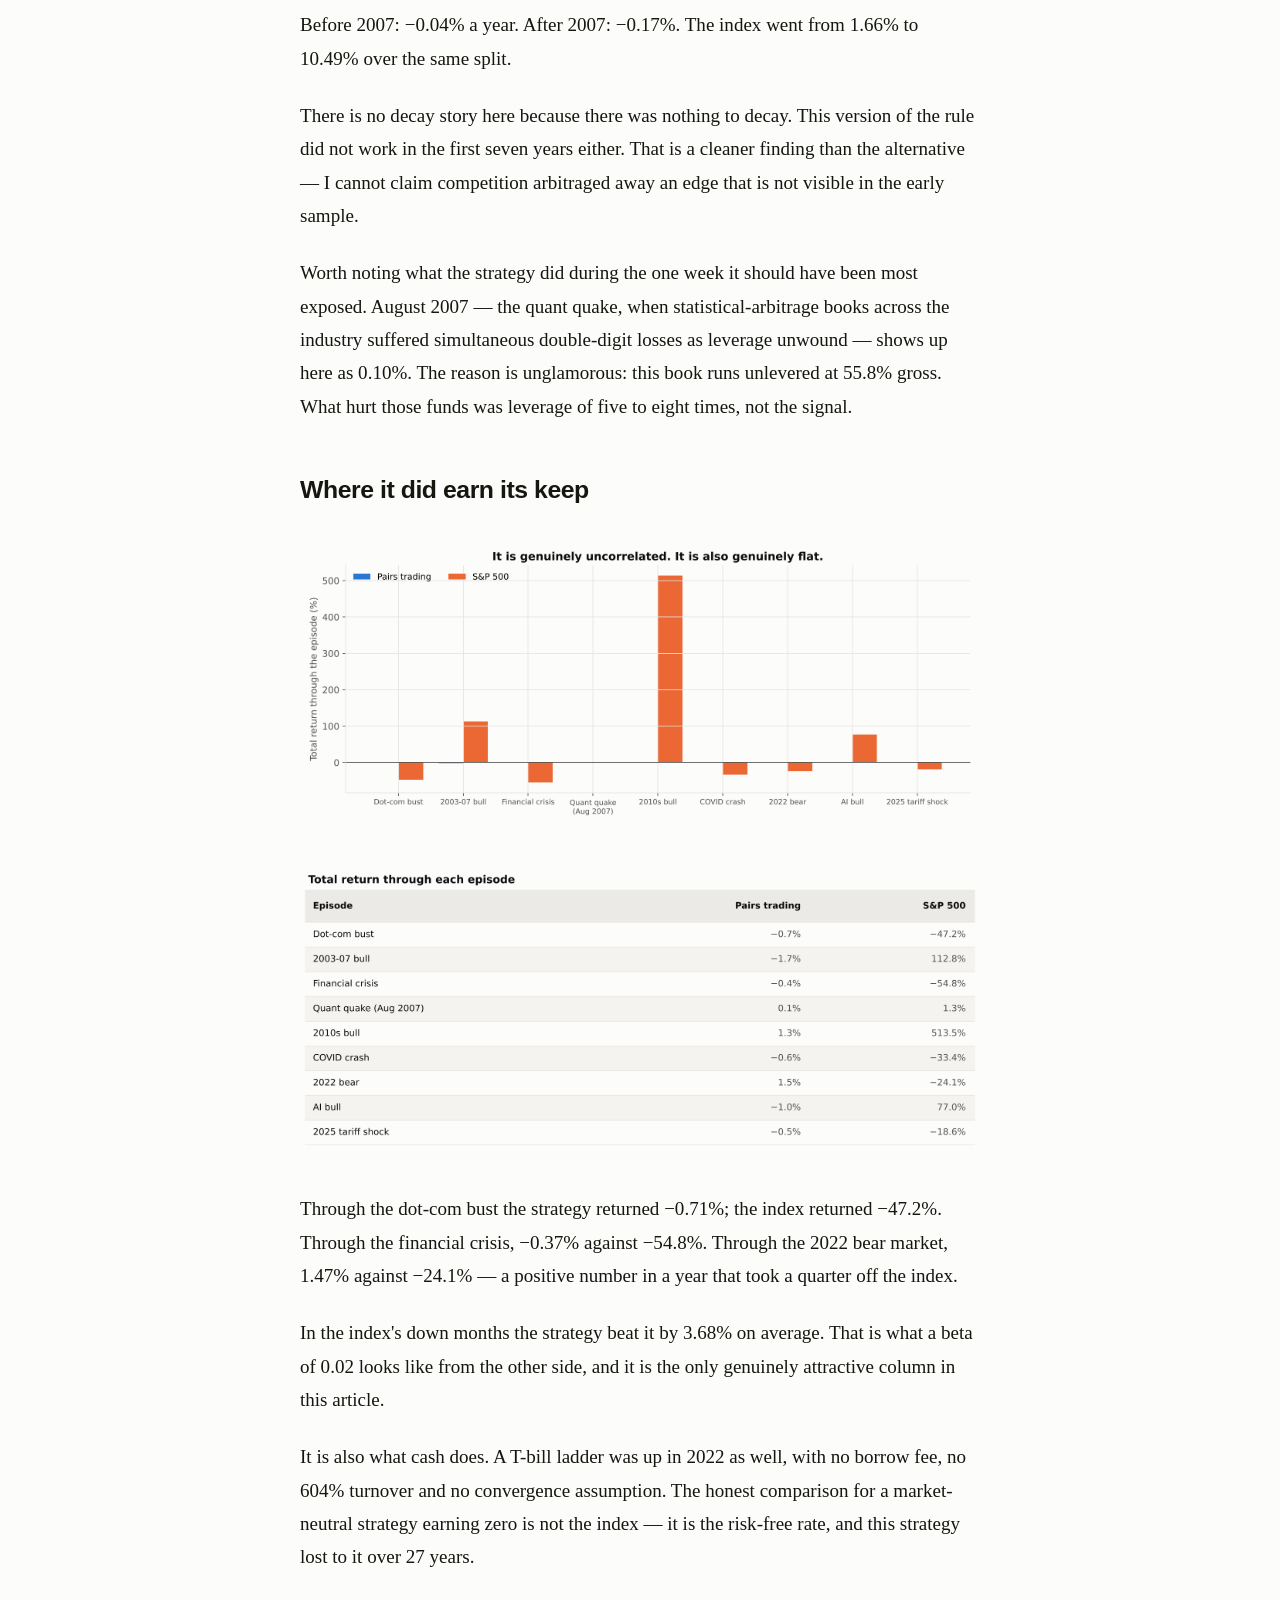
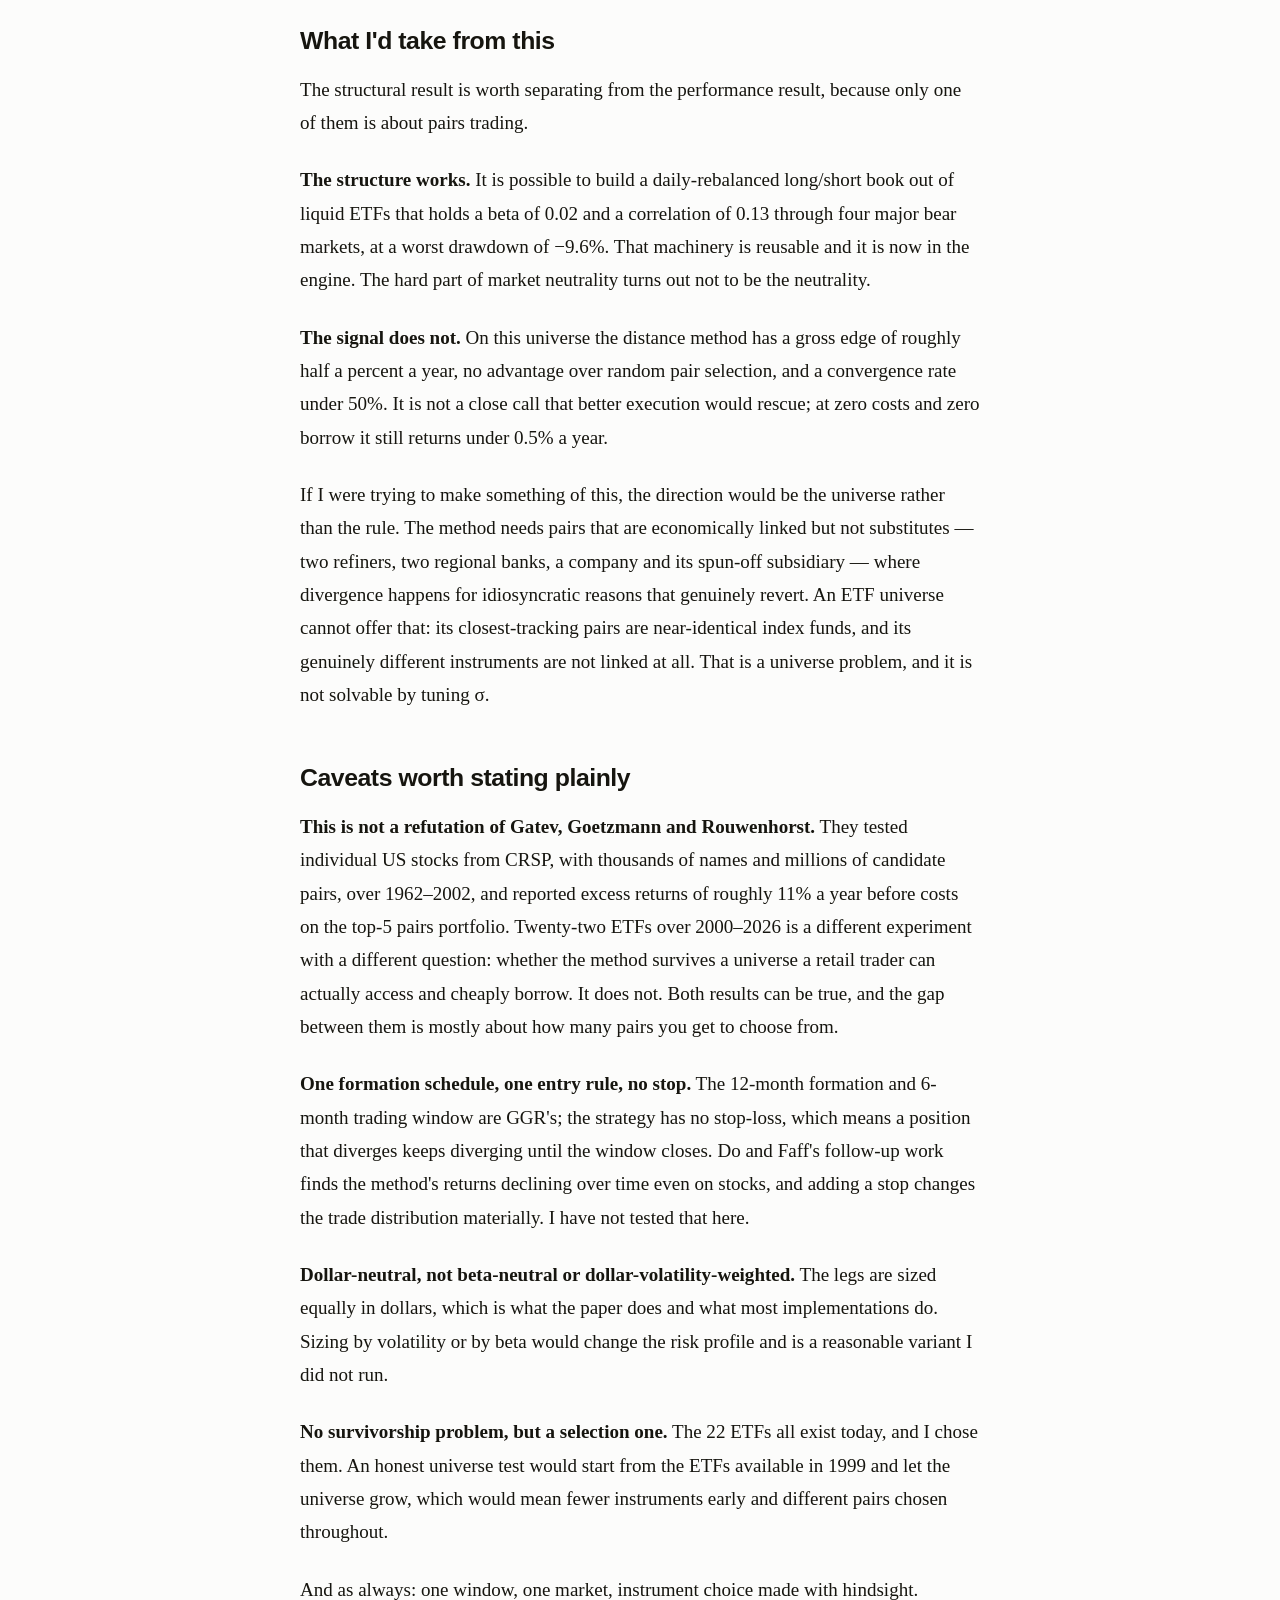
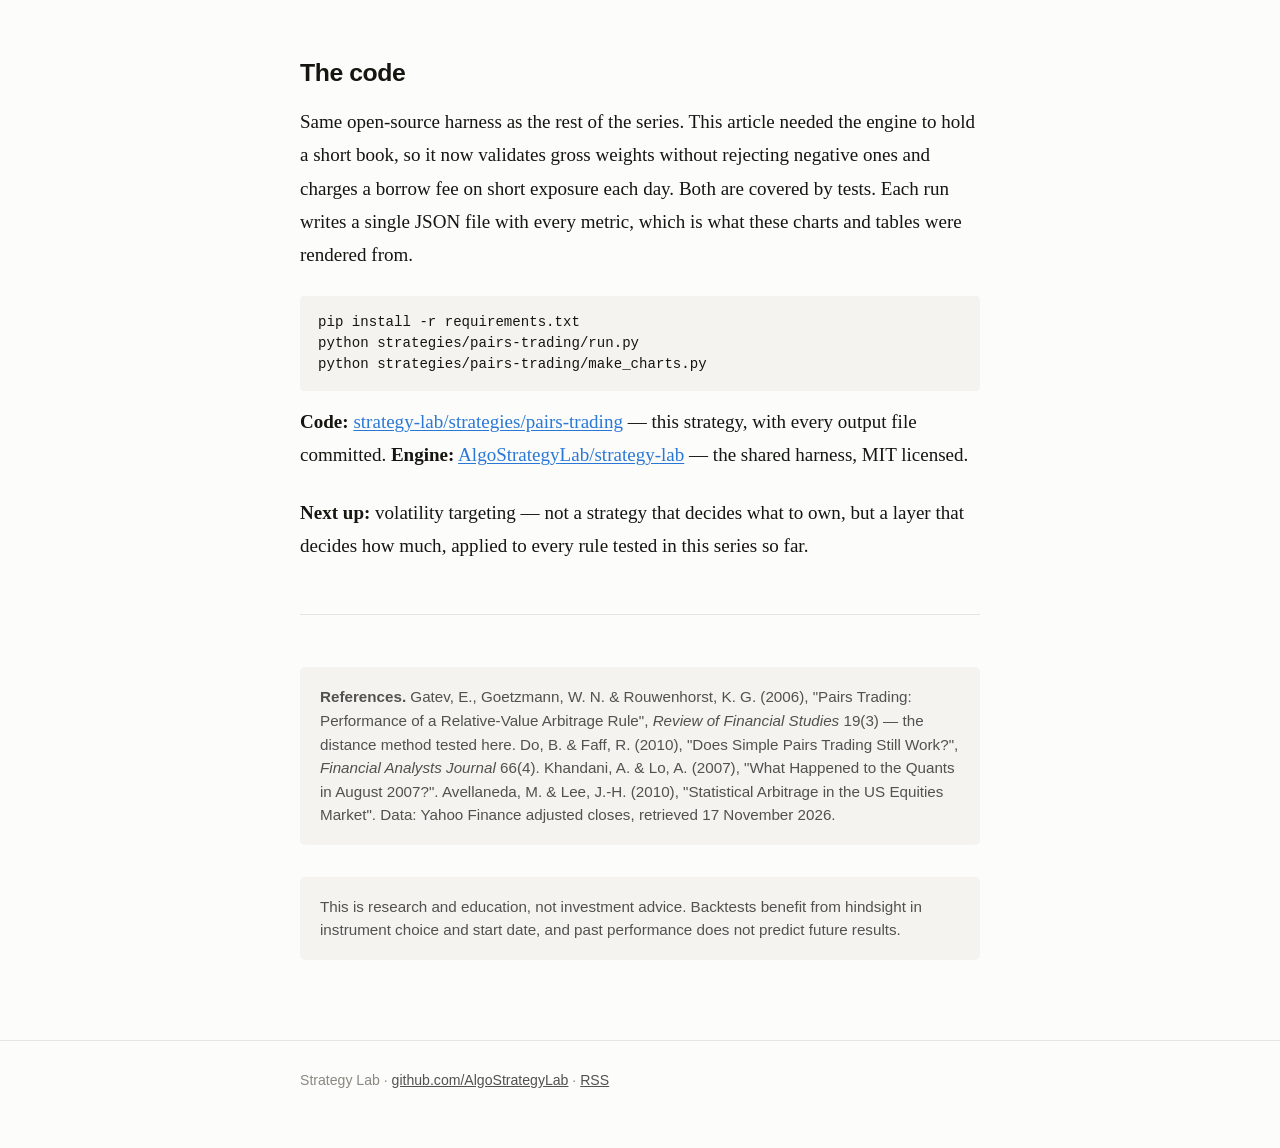
<file: pairs-trading/index.html>
<!doctype html>
<html lang="en">
<head>
<meta charset="utf-8">
<meta name="viewport" content="width=device-width, initial-scale=1">
<title>Pairs Trading Held a Beta of 0.02 for 27 Years. Choosing the Pairs Added Nothing.</title>
<meta name="description" content="Gatev-Goetzmann-Rouwenhorst distance-method pairs trading backtested on 22 liquid ETFs, 2000-2026: a beta of 0.02, a 9.6% worst drawdown, 0.47% a year before costs, and no advantage over pairs drawn at random.">
<meta name="author" content="Abhinav Taduka">
<link rel="canonical" href="https://algostrategylab.github.io/pairs-trading/">
<meta property="og:type" content="article">
<meta property="og:title" content="Pairs Trading Held a Beta of 0.02 for 27 Years. Choosing the Pairs Added Nothing.">
<meta property="og:description" content="Gatev-Goetzmann-Rouwenhorst distance-method pairs trading backtested on 22 liquid ETFs, 2000-2026: a beta of 0.02, a 9.6% worst drawdown, 0.47% a year before costs, and no advantage over pairs drawn at random.">
<meta property="og:image" content="https://algostrategylab.github.io/assets/charts/pt_c3_selection.png">
<meta property="og:url" content="https://algostrategylab.github.io/pairs-trading/">
<meta name="twitter:card" content="summary_large_image">
<link rel="alternate" type="application/rss+xml" title="Strategy Lab" href="https://algostrategylab.github.io/feed.xml">
<link rel="stylesheet" href="../style.css">
</head>
<body>
<header class="site"><div class="wrap">
  <a class="brand" href="../">Strategy Lab</a>
  <nav><a href="../">All strategies</a><a href="../glossary/">Glossary</a><a href="https://github.com/AlgoStrategyLab/strategy-lab">GitHub</a><a href="../feed.xml">RSS</a></nav>
</div></header>

<div class="wrap">
<article>
<h1>Pairs Trading Held a Beta of 0.02 for 27 Years. Choosing the Pairs Added Nothing.</h1>
<p class="deck">The textbook distance method, tested on the 22 ETFs a retail trader can actually borrow. It is the most market-neutral thing in this series, and randomly chosen pairs did just as well.</p>
<p class="byline">Abhinav Taduka &middot; 18 November 2026 &middot; Strategy Lab #5</p>
<p>Every strategy in this series so far has needed the market to go somewhere. <a href="../dual-momentum/">Dual momentum</a> and the <a href="../sma-trend-filter/">10-month moving average</a> need it to trend. The <a href="../donchian-breakout/">Donchian breakout</a> needs it to break out. Even <a href="../rsi2-mean-reversion/">RSI(2)</a>, which buys weakness, needs the snap-back to arrive within a few days. All four are long-only, and all four spend part of their history sitting in Treasury bills because the only alternative they have to owning the index is owning nothing.</p>
<p>Pairs trading is the first strategy here that does not care which way the market goes. You buy one instrument, <a class="gl" href="../glossary/#short-sale">short</a> another, and collect the difference when the gap between them closes. The market can halve; if your two legs halve together, you are flat.</p>
<p>That is an appealing promise, and the academic record behind it is strong. So this article tests whether it survives contact with the instruments a retail account can actually borrow.</p>
<p><strong>It does deliver the neutrality. A <a class="gl" href="../glossary/#beta">beta</a> of 0.02 and a correlation of 0.13 to the S&amp;P 500 over 27 years is the real thing — the engine did not know what the market was doing and neither did the strategy.</strong></p>
<p><strong>It delivers nothing else. −0.13% a year after costs, and when I replaced the pair-selection step with a random draw, the random pairs returned −0.10% — statistically the same number.</strong></p>
<p class="note"><strong>New to systematic trading?</strong> Terms like <a href="../glossary/#cagr">CAGR</a>, <a href="../glossary/#sharpe">Sharpe ratio</a>, <a href="../glossary/#turnover">turnover</a>, <a href="../glossary/#drawdown">drawdown</a> and <a href="../glossary/#beta">beta</a> are explained in plain language in the <a href="../glossary/">glossary</a> — no prior knowledge assumed. Dotted underlines link straight to the relevant entry.</p>
<h2>The rule, exactly as backtested</h2>
<p>This is the <a class="gl" href="../glossary/#distance-method">distance method</a> from Gatev, Goetzmann and Rouwenhorst's 2006 paper, which is the canonical academic treatment and the version most retail write-ups are descended from.</p>
<p>The mechanics, using daily closing prices only:</p>
<ul>
<li><strong>Formation.</strong> Every six months, take the last 12 months of closes for each instrument and normalise each one to a cumulative total-return index starting at 1. For every possible pair, compute the sum of squared differences between the two normalised series. Rank the pairs by that sum and keep the five smallest — the five pairs that tracked each other most closely over the formation year.</li>
<li><strong>Trading.</strong> Over the following six months, watch the <a class="gl" href="../glossary/#spread">spread</a> between each chosen pair's normalised series. When it opens beyond <strong>two formation-period standard deviations</strong>, short the leg that has risen and buy the leg that has fallen, in equal dollar amounts.</li>
<li><strong>Exit.</strong> Close the position when the spread <a class="gl" href="../glossary/#convergence">crosses zero</a>, or at the end of the six-month trading window, whichever comes first.</li>
<li>Signals are computed at the close and filled at the <strong>next</strong> close. Capital not committed to a pair earns the T-bill rate.</li>
</ul>
<figure><img src="../assets/tables/pt_t_setup.png" alt="Backtest setup: Yahoo Finance daily closes, January 2000 to November 2026, 10 bps round-trip costs and a 50 bps annual borrow fee on short exposure"></figure>

<p>The universe is 22 liquid ETFs: the four big US index funds, the nine original S&amp;P sector SPDRs, a mid-cap fund, and eight single-country funds. That gives 231 possible pairs at each formation. <strong>This is the single most important caveat in the article and I will come back to it at the end</strong>, because GGR tested individual US stocks — thousands of CRSP names — and 231 ETF pairs is a different problem.</p>
<p>One structural note, since it is the first <a class="gl" href="../glossary/#long-short">long/short book</a> in this series. The engine previously validated that portfolio weights sum to no more than 1.0, which silently made negative weights impossible. It now checks the gross sum only, and charges <a class="gl" href="../glossary/#borrow-cost">borrow</a> on short exposure every day the position is open. A <a class="gl" href="../glossary/#market-neutral">market-neutral</a> pair shows up as weights of +0.1 and −0.1: <a class="gl" href="../glossary/#gross-exposure">gross exposure</a> 0.2, net exposure zero.</p>
<h2>Results</h2>
<figure><img src="../assets/tables/pt_t_headline.png" alt="Headline results against the S&amp;P 500 and a 60/40 proxy over the same window"></figure>

<figure><img src="../assets/charts/pt_c1_equity.png" alt="Twenty-seven years of compounding, on a log scale. The line is almost straight because almost nothing happens."></figure>

<p>−0.13% a year, a <a class="gl" href="../glossary/#sharpe">Sharpe ratio</a> of −0.04, a worst <a class="gl" href="../glossary/#max-drawdown">drawdown</a> of −9.6%. Volatility of 2.56% against the index's 19.2% — roughly one seventh the risk, and roughly none of the return. A dollar invested in January 2000 came back as $0.97.</p>
<p>The neutrality is not a rounding artifact. Average net exposure across the whole history was 0.00%, with average <a class="gl" href="../glossary/#gross-exposure">gross exposure</a> of 55.8% — meaning roughly 28% long and 28% short at any moment, and a position open on 96.2% of days.</p>
<figure><img src="../assets/charts/pt_c4_neutrality.png" alt="Daily returns against the index, and rolling beta. There is no relationship to find."></figure>

<p>That chart is the thing this strategy actually produces. Its <a class="gl" href="../glossary/#beta">beta</a> stays inside a hand's width of zero through the dot-com bust, 2008, COVID and 2022. If what you wanted was an uncorrelated return stream, the method delivers an uncorrelated return stream. It just does not deliver a return.</p>
<h2>Choosing the pairs did nothing</h2>
<p>The whole intellectual content of the distance method is the selection step. Of 231 candidate pairs, it keeps the five that tracked most closely, on the theory that close historical tracking implies an economic link that will pull the spread back together.</p>
<p>So I tested that directly: same formation schedule, same entry threshold, same exit, same costs — but the five pairs drawn at random from the 231 instead of ranked by distance. Five independent draws.</p>
<figure><img src="../assets/charts/pt_c3_selection.png" alt="The chosen pairs against five random draws. The selection step buys stability, not profit."></figure>

<figure><img src="../assets/tables/pt_t_selection.png" alt="The selection step, against a coin flip"></figure>

<p>The chosen pairs returned −0.13%. The random draws averaged −0.10%. One of the five random draws returned 0.59%, which is the best result anywhere in this article.</p>
<p>What selection does buy is steadiness. Volatility of 2.56% against 4.57% for the random draws, and a worst drawdown of −9.6% against −25.3%. Closely-tracking pairs really do stay closely tracked — the spread is tighter, so the position is calmer. That is a genuine property and it is worth something in a portfolio context.</p>
<p>But it is not an edge. It is a volatility reduction applied to an expected return of approximately zero, and dividing zero by a smaller number does not help.</p>
<h2>The premise fails more often than it holds</h2>
<p>The method rests on one assumption: a spread that has opened will close. Here is how often it did.</p>
<figure><img src="../assets/tables/pt_t_trades.png" alt="What happened to all 338 positions"></figure>

<figure><img src="../assets/charts/pt_c5_convergence.png" alt="Open positions over time, and the distribution of holding periods."></figure>

<p>Of 338 positions opened, 145 converged — the spread crossed zero and the trade closed as designed. 193 were still open when the six-month window expired and were liquidated wherever they happened to be. That is a convergence rate of 42.9%: the central premise of the strategy held fewer than half the times it was tested, and the average position was carried for 92.5 days waiting.</p>
<p>This is where the ETF universe bites. Look at what the distance ranking actually selects:</p>
<p>QQQ/XLK was chosen 22 times out of 54 formations. SPY/DIA, 21 times. IWM/MDY, 18 times. The ranking is doing exactly what it was told — it finds the closest-tracking pairs in the universe, and in a universe of index funds those are near-duplicates. QQQ and XLK hold many of the same mega-cap technology names. SPY and DIA are two slices of the same large-cap US market.</p>
<p>Two instruments that track each other that closely rarely diverge by two standard deviations for an honest reason. When they do, it is usually because something structural changed — a sector reweighting, a different concentration limit biting — and structural changes do not revert. The method selects the pairs least likely to produce a tradable divergence, and then waits.</p>
<h2>Costs are the entire result</h2>
<figure><img src="../assets/charts/pt_c2_costs.png" alt="Each basis point of round-trip cost removes about 0.06 points of annual return, and there are only 0.47 points to remove."></figure>

<figure><img src="../assets/tables/pt_t_costs.png" alt="Cost sensitivity"></figure>

<p>Frictionless, the strategy returns 0.47% a year at a Sharpe of 0.20. At 5 bps, 0.17%. At 10 bps — the assumption used throughout this series — −0.13%. At 25 bps, −1.03%. At 50 bps, −2.52%.</p>
<p>At 604% annual turnover there is no version of this where execution is a detail. The gross edge is about half a percent a year and the cost schedule eats all of it somewhere between 5 and 10 basis points.</p>
<p>The borrow fee, which is new to the engine for this article, turns out to be the smaller problem:</p>
<figure><img src="../assets/tables/pt_t_borrow.png" alt="What the short leg costs to carry"></figure>

<p>At 50 bps a year on short exposure the drag is 0.14% annually, because only about 28% of capital is short at any time. Even at 400 bps — a punitive rate for liquid ETFs, though an entirely normal one for a hard-to-borrow single stock — the drag is 1.12%. With borrow free the strategy returns 0.01%: still nothing. Shorting costs are not what broke this.</p>
<h2>Trading less is the only thing that helps</h2>
<p>Both parameter sweeps point the same direction, which is informative about what is going on.</p>
<figure><img src="../assets/tables/pt_t_pairs.png" alt="More pairs means steadier, not better"></figure>

<figure><img src="../assets/tables/pt_t_sigma.png" alt="Trading less is the only thing that helps"></figure>

<p>Widening the entry threshold from 2σ to 3σ cuts turnover from 604% to 427% and takes the CAGR from −0.13% to 0.09% — the only positive number in either grid. Carrying one pair instead of five returns −0.70%; carrying forty returns −0.47%.</p>
<p>No setting in either sweep produces a real return. The best thing you can do to this strategy is make it trade less, which is the signature of a rule whose gross edge is smaller than its cost per round trip. Every knob that reduces activity improves the result, and none of them improve it enough to matter.</p>
<h2>Before and after publication, for once, is not the story</h2>
<p>This is the fourth strategy in the series to be tested against its own publication date. The previous three all decayed sharply afterwards.</p>
<figure><img src="../assets/tables/pt_t_inout.png" alt="Before and after publication"></figure>

<p>Before 2007: −0.04% a year. After 2007: −0.17%. The index went from 1.66% to 10.49% over the same split.</p>
<p>There is no decay story here because there was nothing to decay. This version of the rule did not work in the first seven years either. That is a cleaner finding than the alternative — I cannot claim competition arbitraged away an edge that is not visible in the early sample.</p>
<p>Worth noting what the strategy did during the one week it should have been most exposed. August 2007 — the quant quake, when statistical-arbitrage books across the industry suffered simultaneous double-digit losses as leverage unwound — shows up here as 0.10%. The reason is unglamorous: this book runs unlevered at 55.8% gross. What hurt those funds was leverage of five to eight times, not the signal.</p>
<h2>Where it did earn its keep</h2>
<figure><img src="../assets/charts/pt_c6_episodes.png" alt="Every market episode since 2000, strategy against index."></figure>

<figure><img src="../assets/tables/pt_t_episodes.png" alt="Total return through each market episode"></figure>

<p>Through the dot-com bust the strategy returned −0.71%; the index returned −47.2%. Through the financial crisis, −0.37% against −54.8%. Through the 2022 bear market, 1.47% against −24.1% — a positive number in a year that took a quarter off the index.</p>
<p>In the index's down months the strategy beat it by 3.68% on average. That is what a beta of 0.02 looks like from the other side, and it is the only genuinely attractive column in this article.</p>
<p>It is also what cash does. A T-bill ladder was up in 2022 as well, with no borrow fee, no 604% turnover and no convergence assumption. The honest comparison for a market-neutral strategy earning zero is not the index — it is the risk-free rate, and this strategy lost to it over 27 years.</p>
<h2>What I'd take from this</h2>
<p>The structural result is worth separating from the performance result, because only one of them is about pairs trading.</p>
<p><strong>The structure works.</strong> It is possible to build a daily-rebalanced long/short book out of liquid ETFs that holds a beta of 0.02 and a correlation of 0.13 through four major bear markets, at a worst drawdown of −9.6%. That machinery is reusable and it is now in the engine. The hard part of market neutrality turns out not to be the neutrality.</p>
<p><strong>The signal does not.</strong> On this universe the distance method has a gross edge of roughly half a percent a year, no advantage over random pair selection, and a convergence rate under 50%. It is not a close call that better execution would rescue; at zero costs and zero borrow it still returns under 0.5% a year.</p>
<p>If I were trying to make something of this, the direction would be the universe rather than the rule. The method needs pairs that are economically linked but not substitutes — two refiners, two regional banks, a company and its spun-off subsidiary — where divergence happens for idiosyncratic reasons that genuinely revert. An ETF universe cannot offer that: its closest-tracking pairs are near-identical index funds, and its genuinely different instruments are not linked at all. That is a universe problem, and it is not solvable by tuning σ.</p>
<h2>Caveats worth stating plainly</h2>
<p><strong>This is not a refutation of Gatev, Goetzmann and Rouwenhorst.</strong> They tested individual US stocks from CRSP, with thousands of names and millions of candidate pairs, over 1962–2002, and reported excess returns of roughly 11% a year before costs on the top-5 pairs portfolio. Twenty-two ETFs over 2000–2026 is a different experiment with a different question: whether the method survives a universe a retail trader can actually access and cheaply borrow. It does not. Both results can be true, and the gap between them is mostly about how many pairs you get to choose from.</p>
<p><strong>One formation schedule, one entry rule, no stop.</strong> The 12-month formation and 6-month trading window are GGR's; the strategy has no stop-loss, which means a position that diverges keeps diverging until the window closes. Do and Faff's follow-up work finds the method's returns declining over time even on stocks, and adding a stop changes the trade distribution materially. I have not tested that here.</p>
<p><strong>Dollar-neutral, not beta-neutral or dollar-volatility-weighted.</strong> The legs are sized equally in dollars, which is what the paper does and what most implementations do. Sizing by volatility or by beta would change the risk profile and is a reasonable variant I did not run.</p>
<p><strong>No survivorship problem, but a selection one.</strong> The 22 ETFs all exist today, and I chose them. An honest universe test would start from the ETFs available in 1999 and let the universe grow, which would mean fewer instruments early and different pairs chosen throughout.</p>
<p>And as always: one window, one market, instrument choice made with hindsight.</p>
<h2>The code</h2>
<p>Same open-source harness as the rest of the series. This article needed the engine to hold a short book, so it now validates gross weights without rejecting negative ones and charges a borrow fee on short exposure each day. Both are covered by tests. Each run writes a single JSON file with every metric, which is what these charts and tables were rendered from.</p>
<pre><code>pip install -r requirements.txt
python strategies/pairs-trading/run.py
python strategies/pairs-trading/make_charts.py</code></pre>
<p><strong>Code:</strong> <a href="https://github.com/AlgoStrategyLab/strategy-lab/tree/main/strategies/pairs-trading">strategy-lab/strategies/pairs-trading</a> &mdash; this strategy, with every output file committed. <strong>Engine:</strong> <a href="https://github.com/AlgoStrategyLab/strategy-lab">AlgoStrategyLab/strategy-lab</a> &mdash; the shared harness, MIT licensed.</p>
<p><strong>Next up:</strong> volatility targeting — not a strategy that decides what to own, but a layer that decides how much, applied to every rule tested in this series so far.</p>
<hr>
<p class="note"><strong>References.</strong> Gatev, E., Goetzmann, W. N. &amp; Rouwenhorst, K. G. (2006), "Pairs Trading: Performance of a Relative-Value Arbitrage Rule", <em>Review of Financial Studies</em> 19(3) — the distance method tested here. Do, B. &amp; Faff, R. (2010), "Does Simple Pairs Trading Still Work?", <em>Financial Analysts Journal</em> 66(4). Khandani, A. &amp; Lo, A. (2007), "What Happened to the Quants in August 2007?". Avellaneda, M. &amp; Lee, J.-H. (2010), "Statistical Arbitrage in the US Equities Market". Data: Yahoo Finance adjusted closes, retrieved 17 November 2026.</p>
<p class="note">This is research and education, not investment advice. Backtests benefit from hindsight in instrument choice and start date, and past performance does not predict future results.</p>
</article>
</div>

<footer class="site"><div class="wrap">
Strategy Lab &middot; <a href="https://github.com/AlgoStrategyLab/strategy-lab">github.com/AlgoStrategyLab</a> &middot; <a href="../feed.xml">RSS</a>
</div></footer>
</body>
</html>
</file>
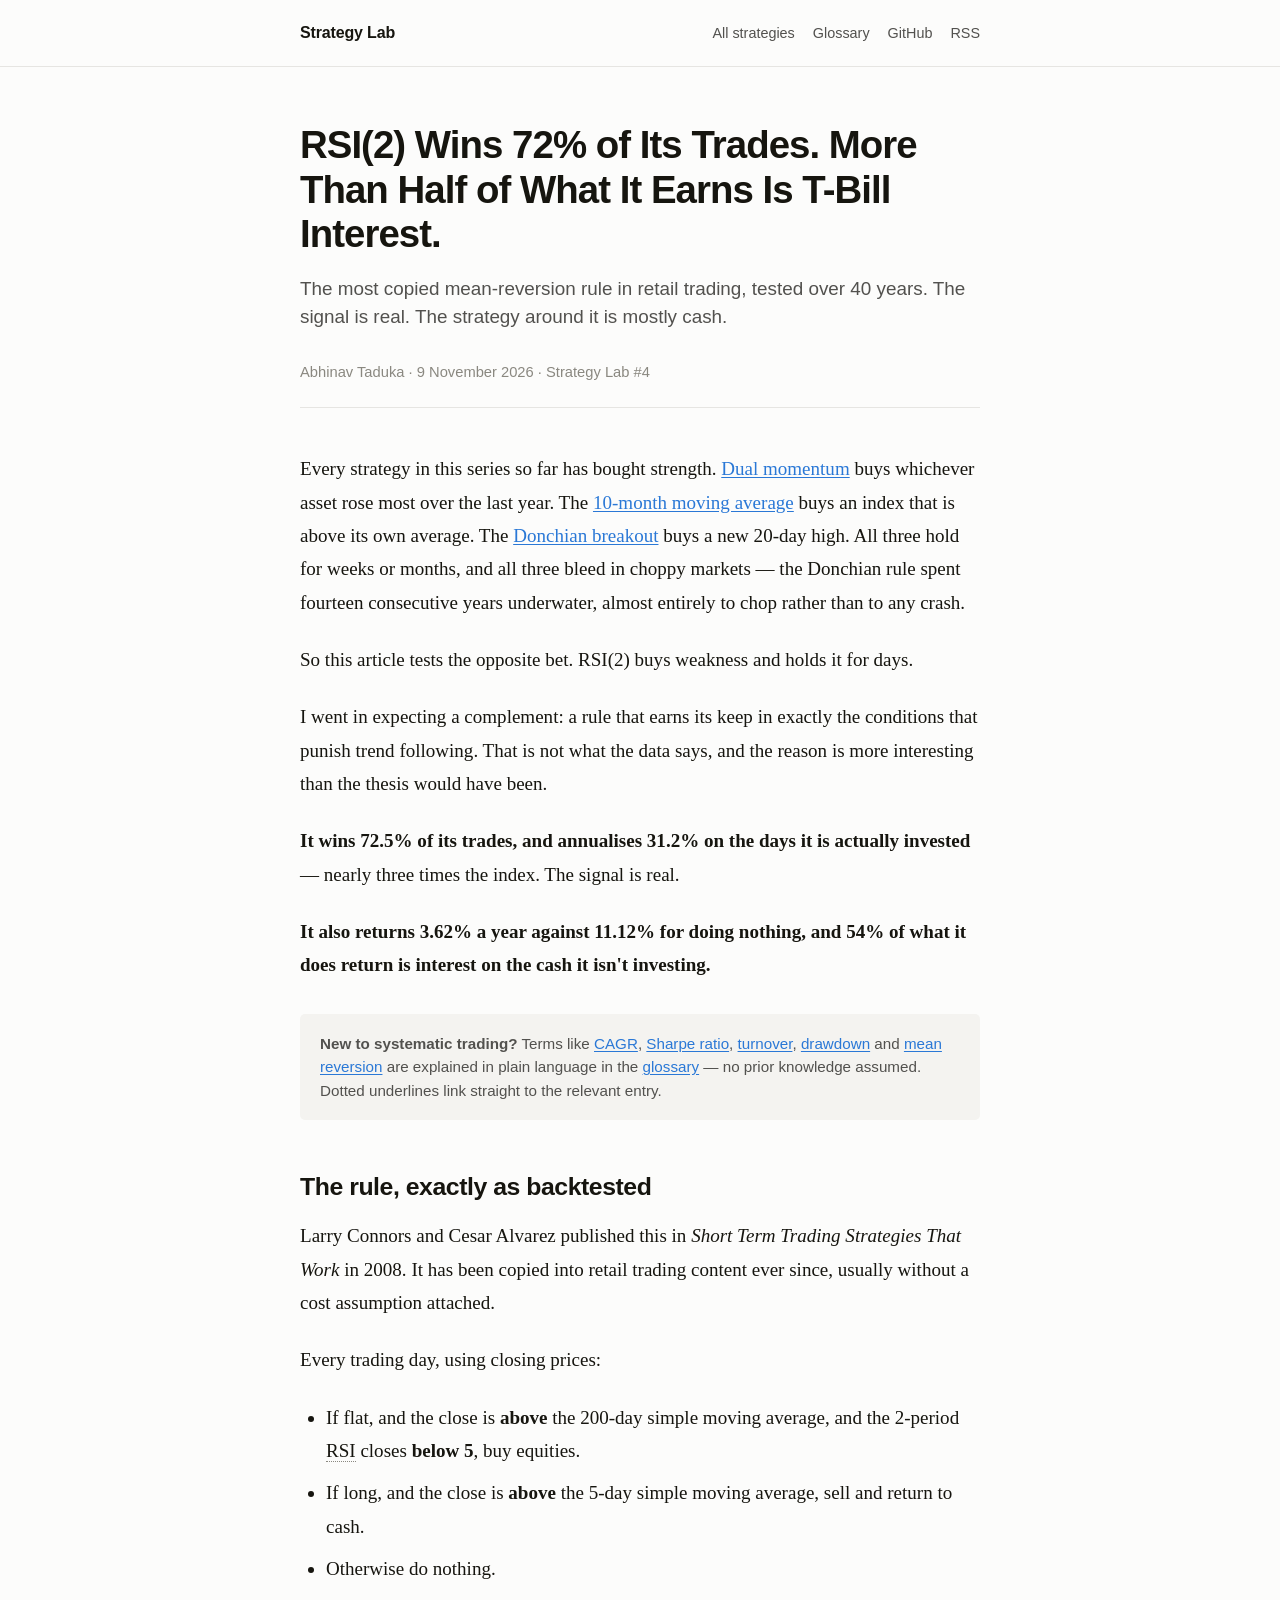
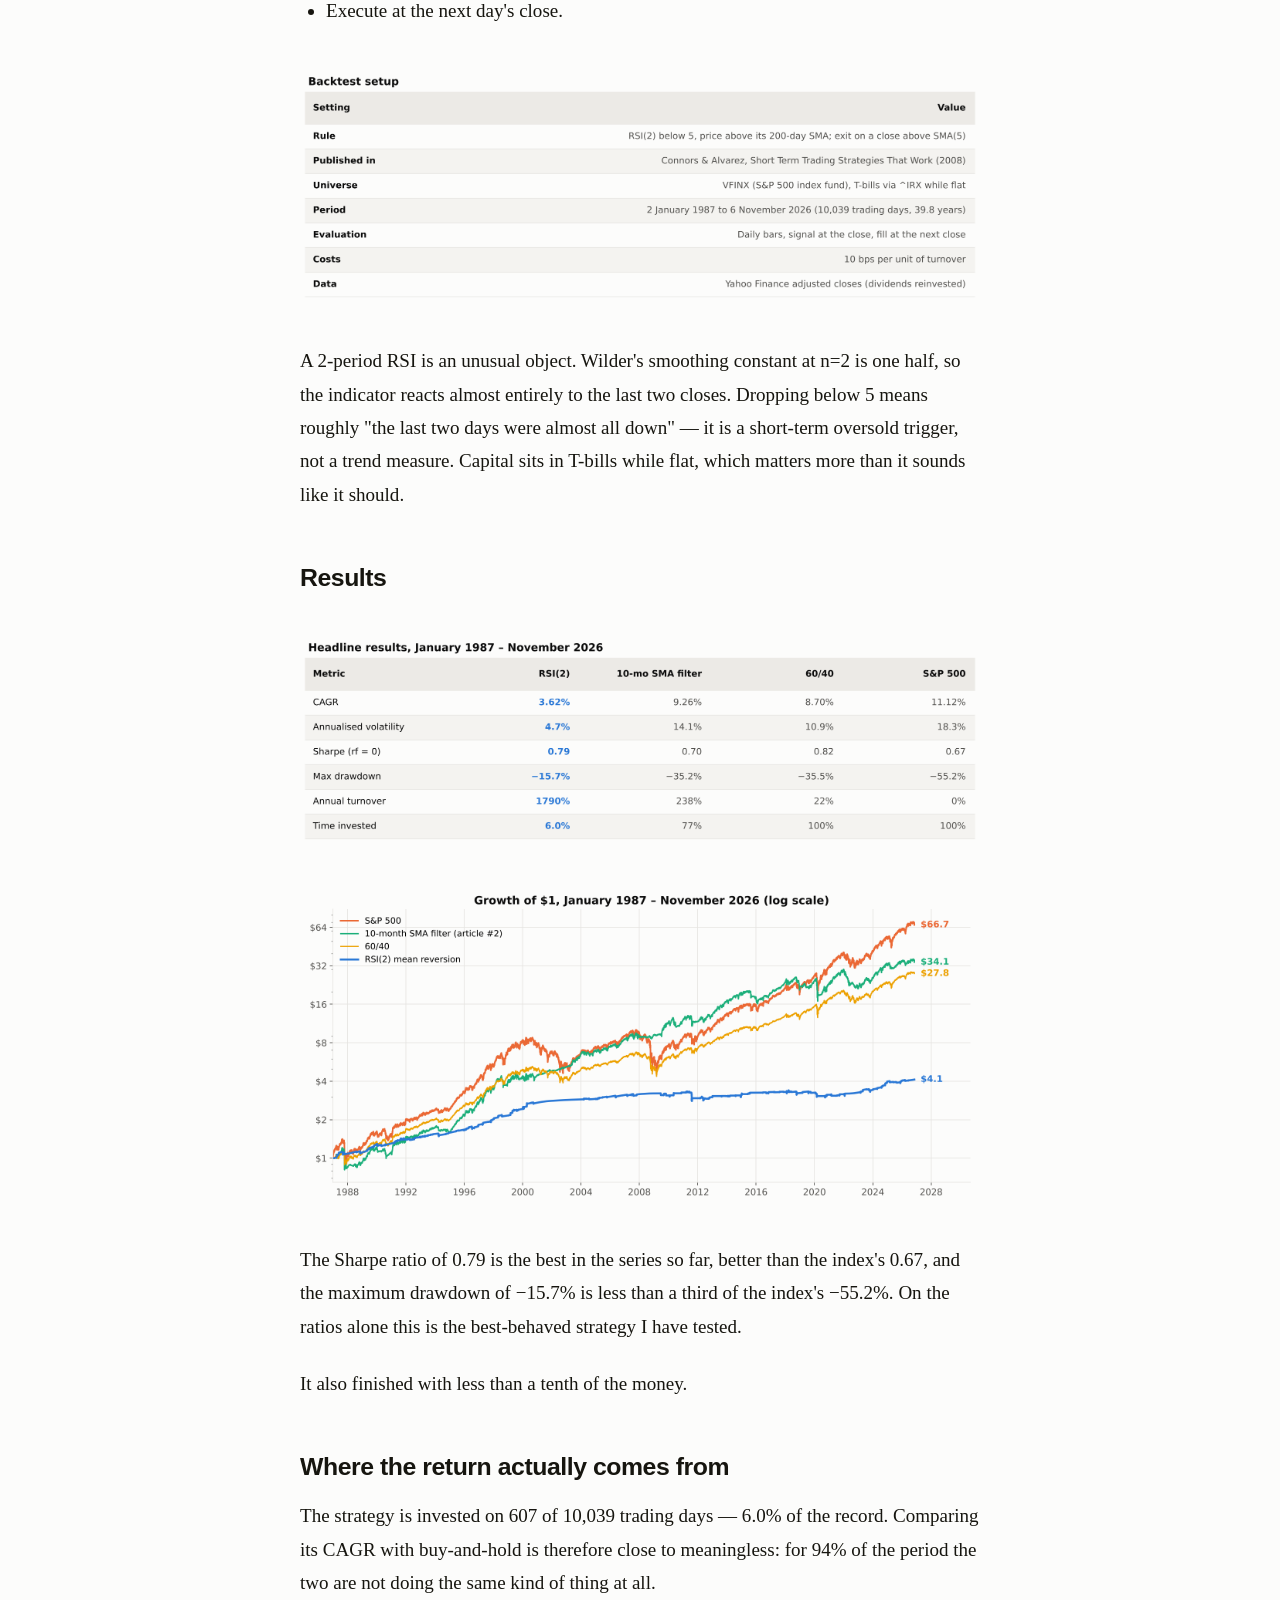
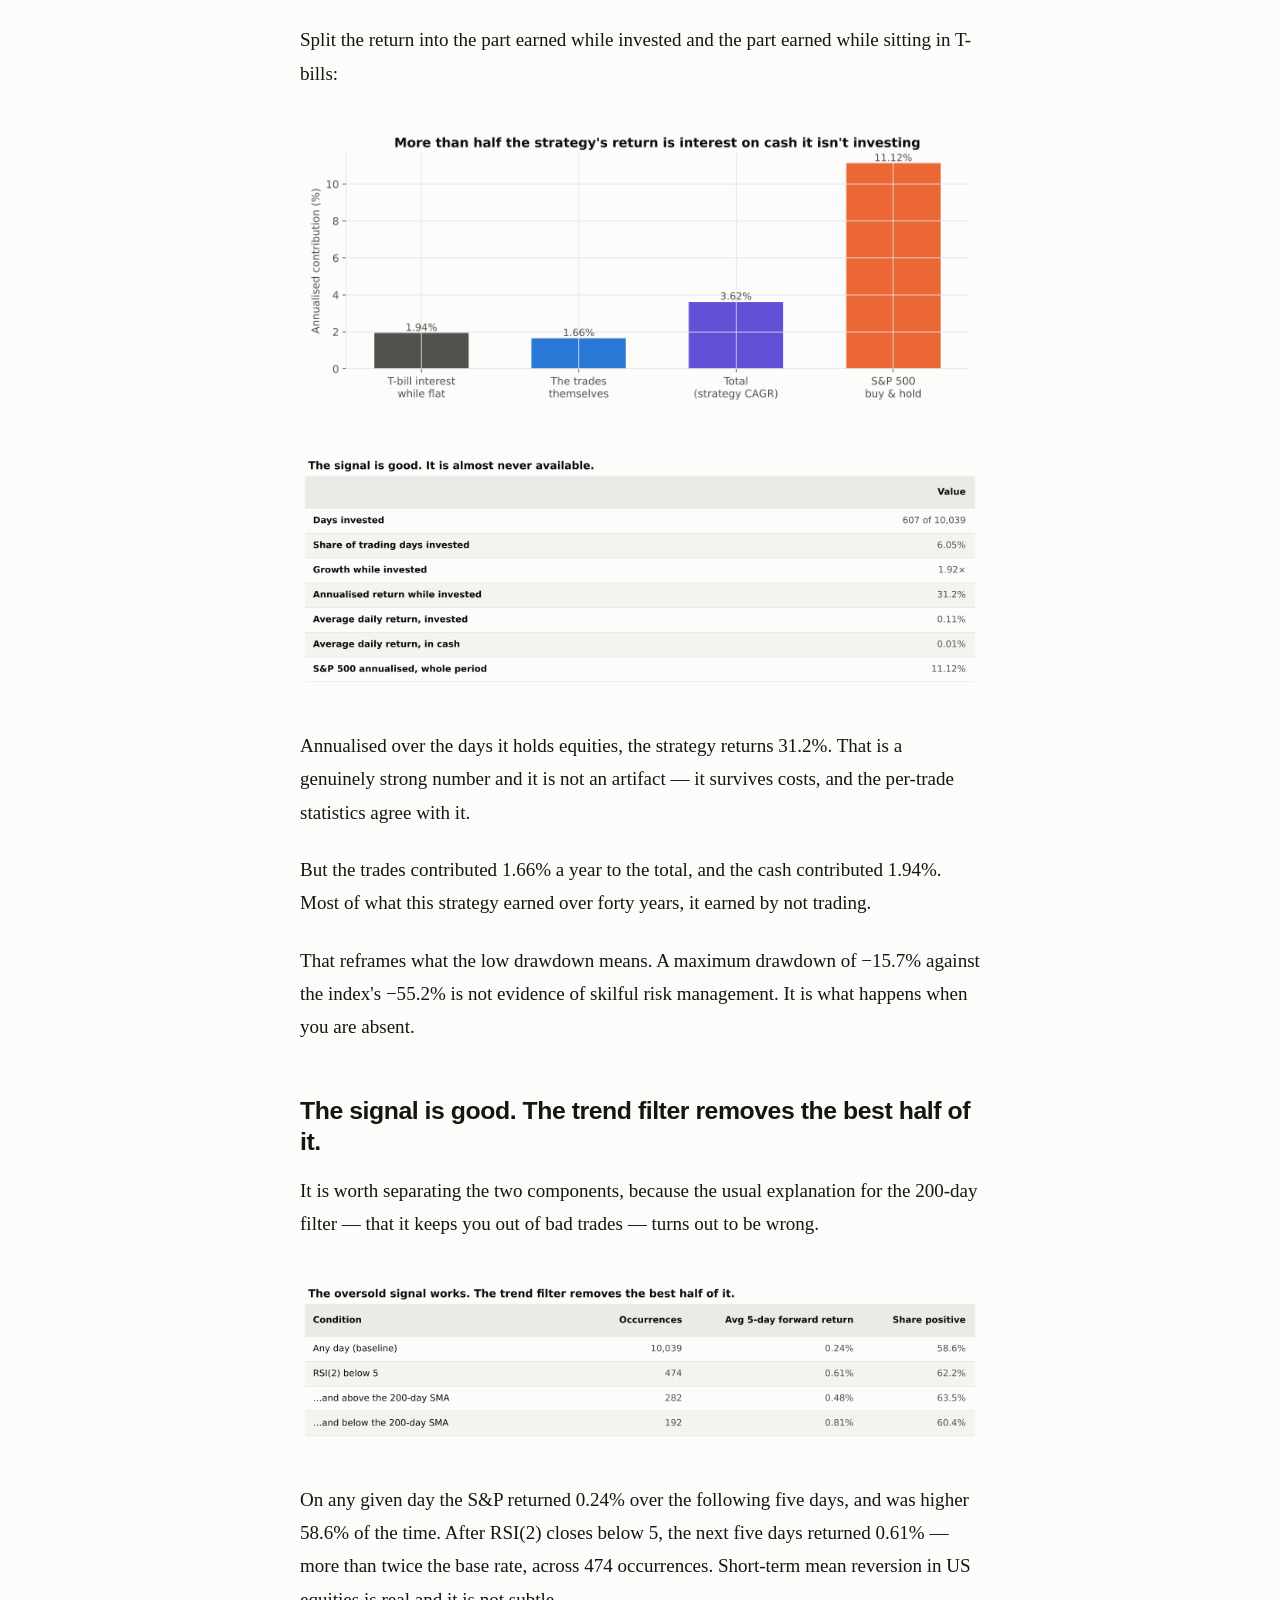
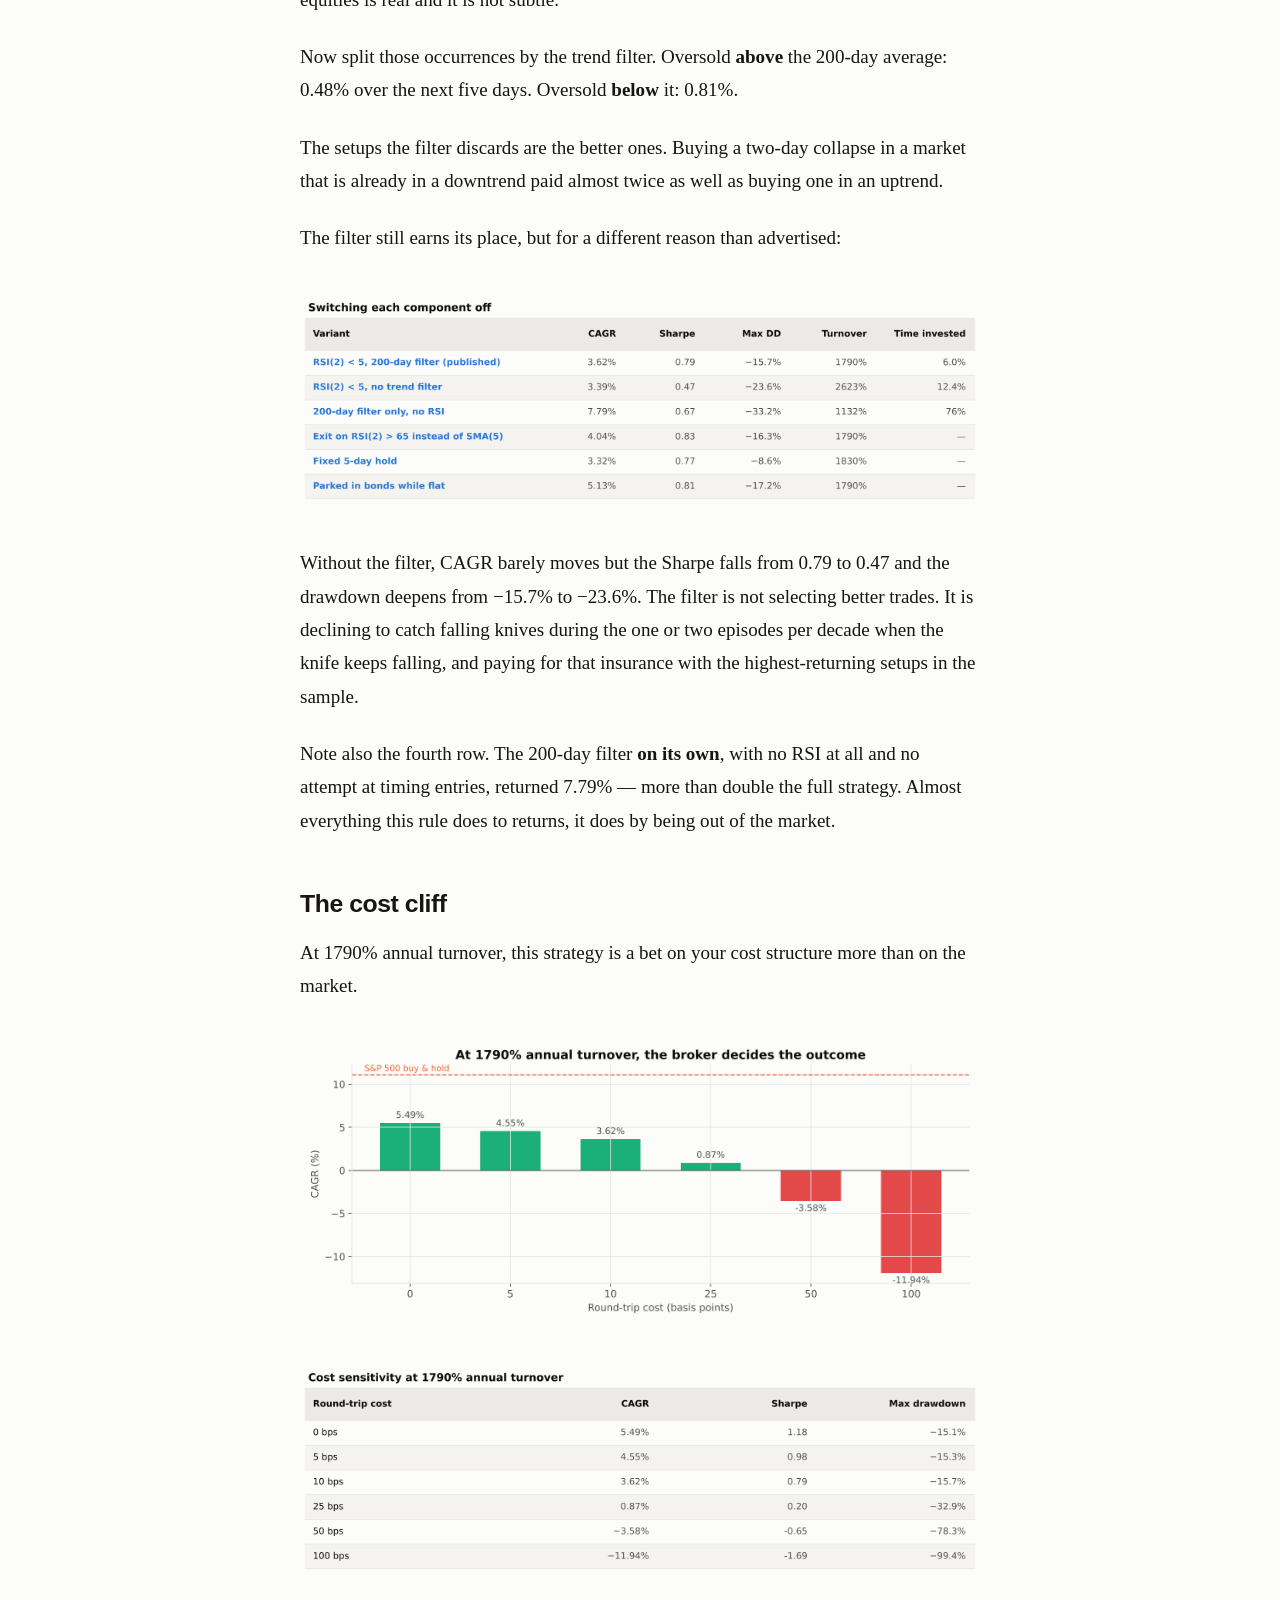
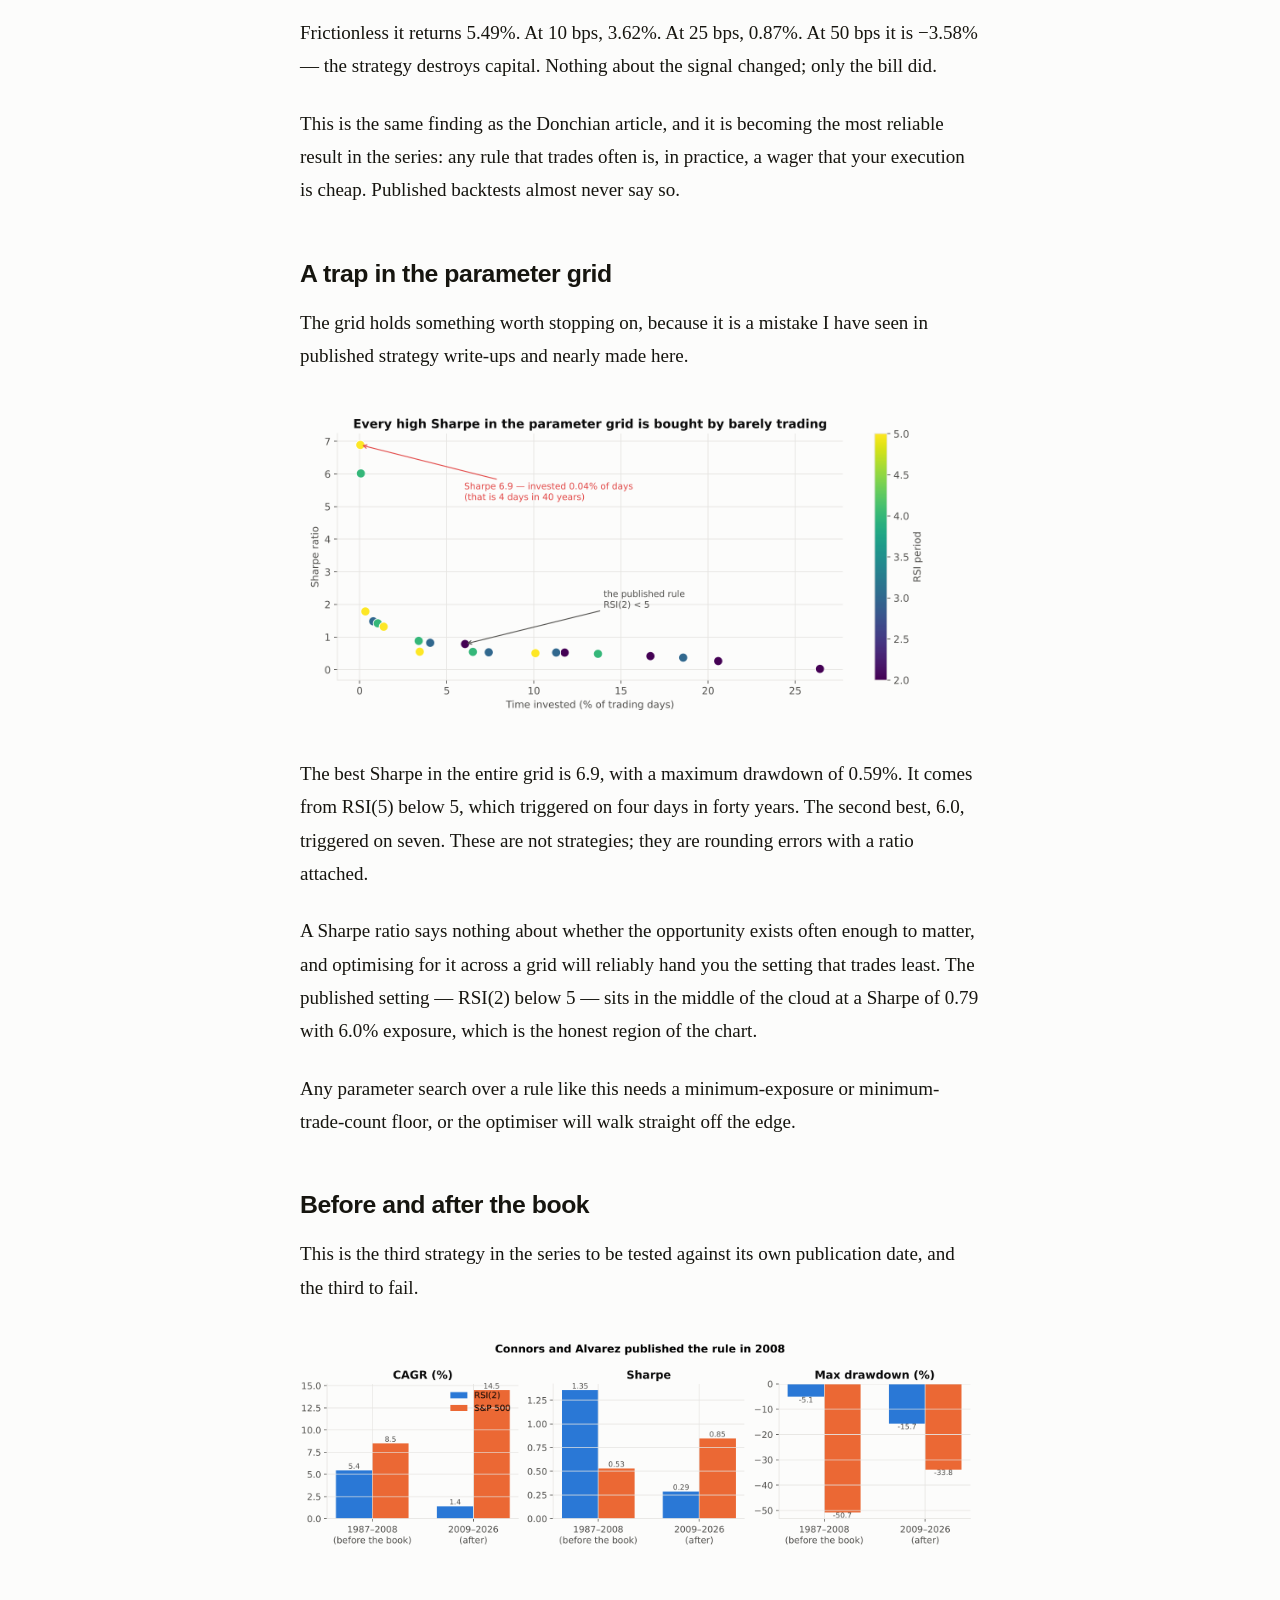
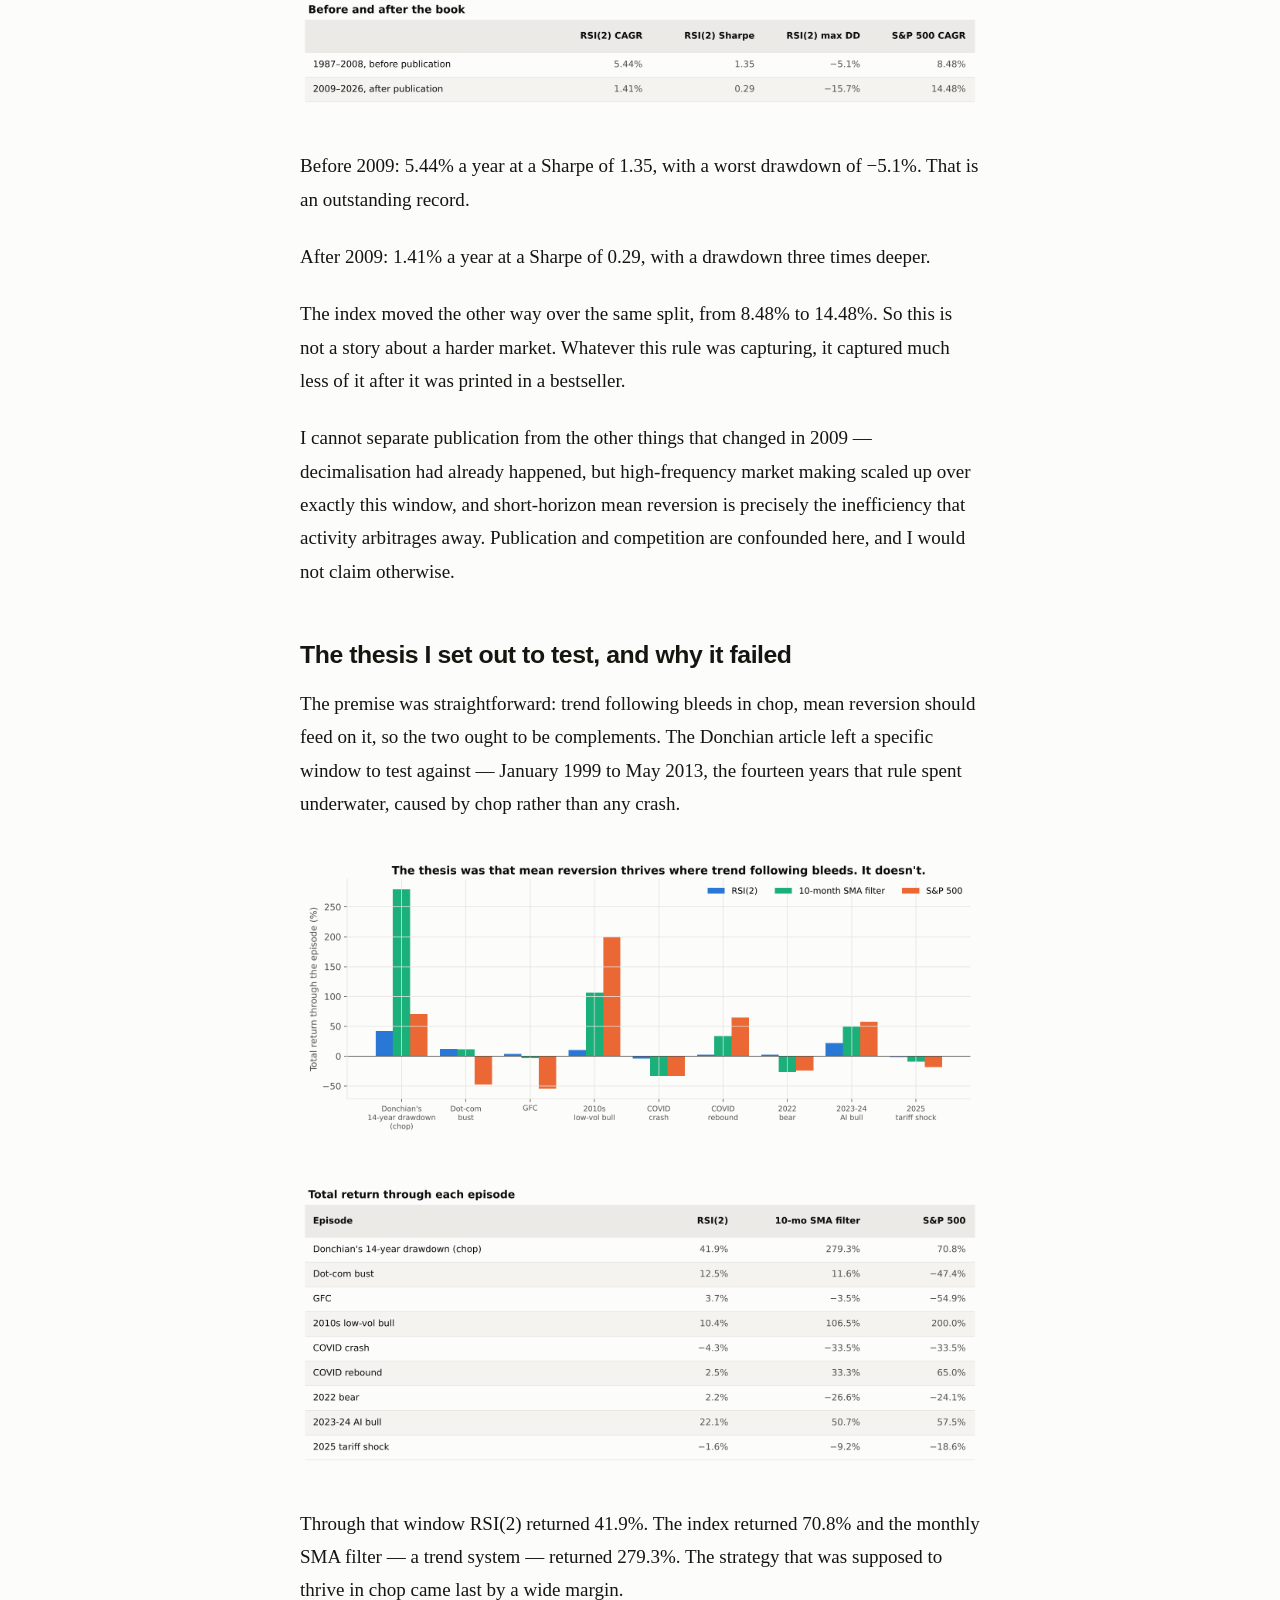
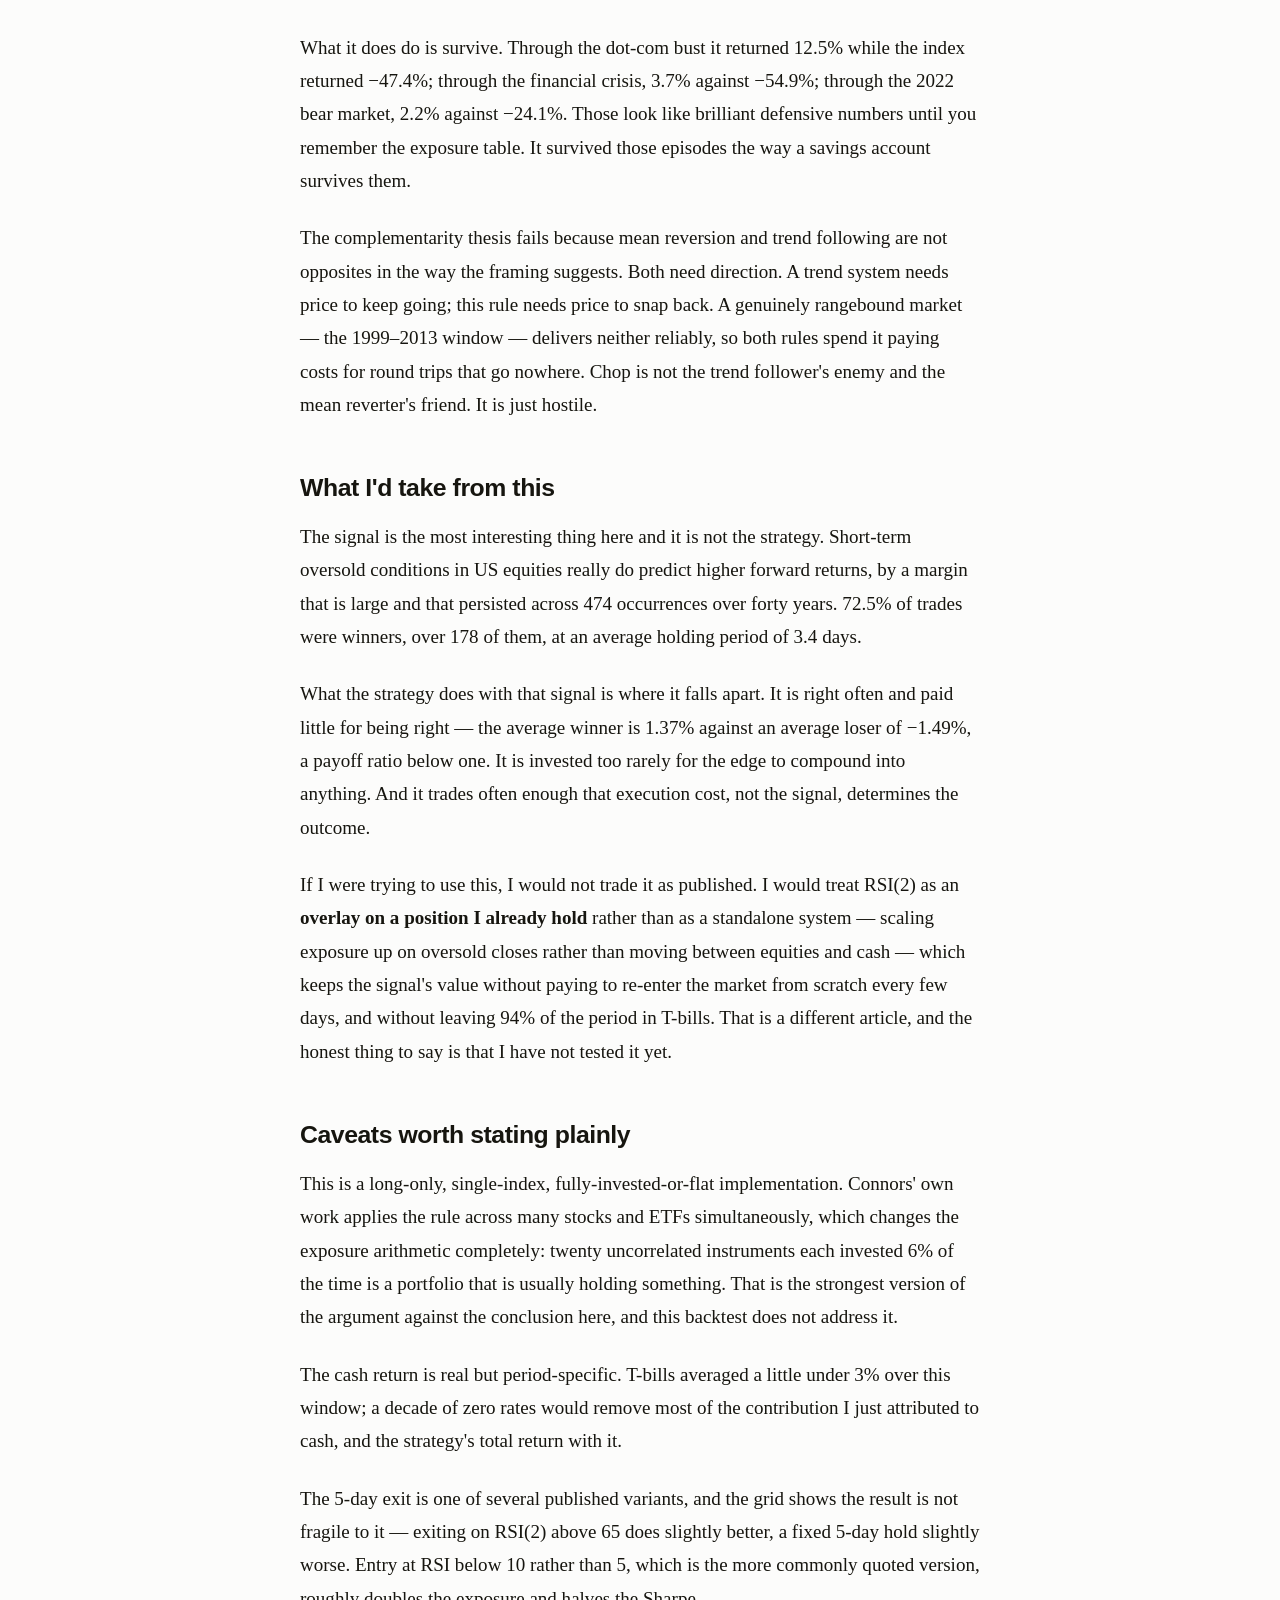
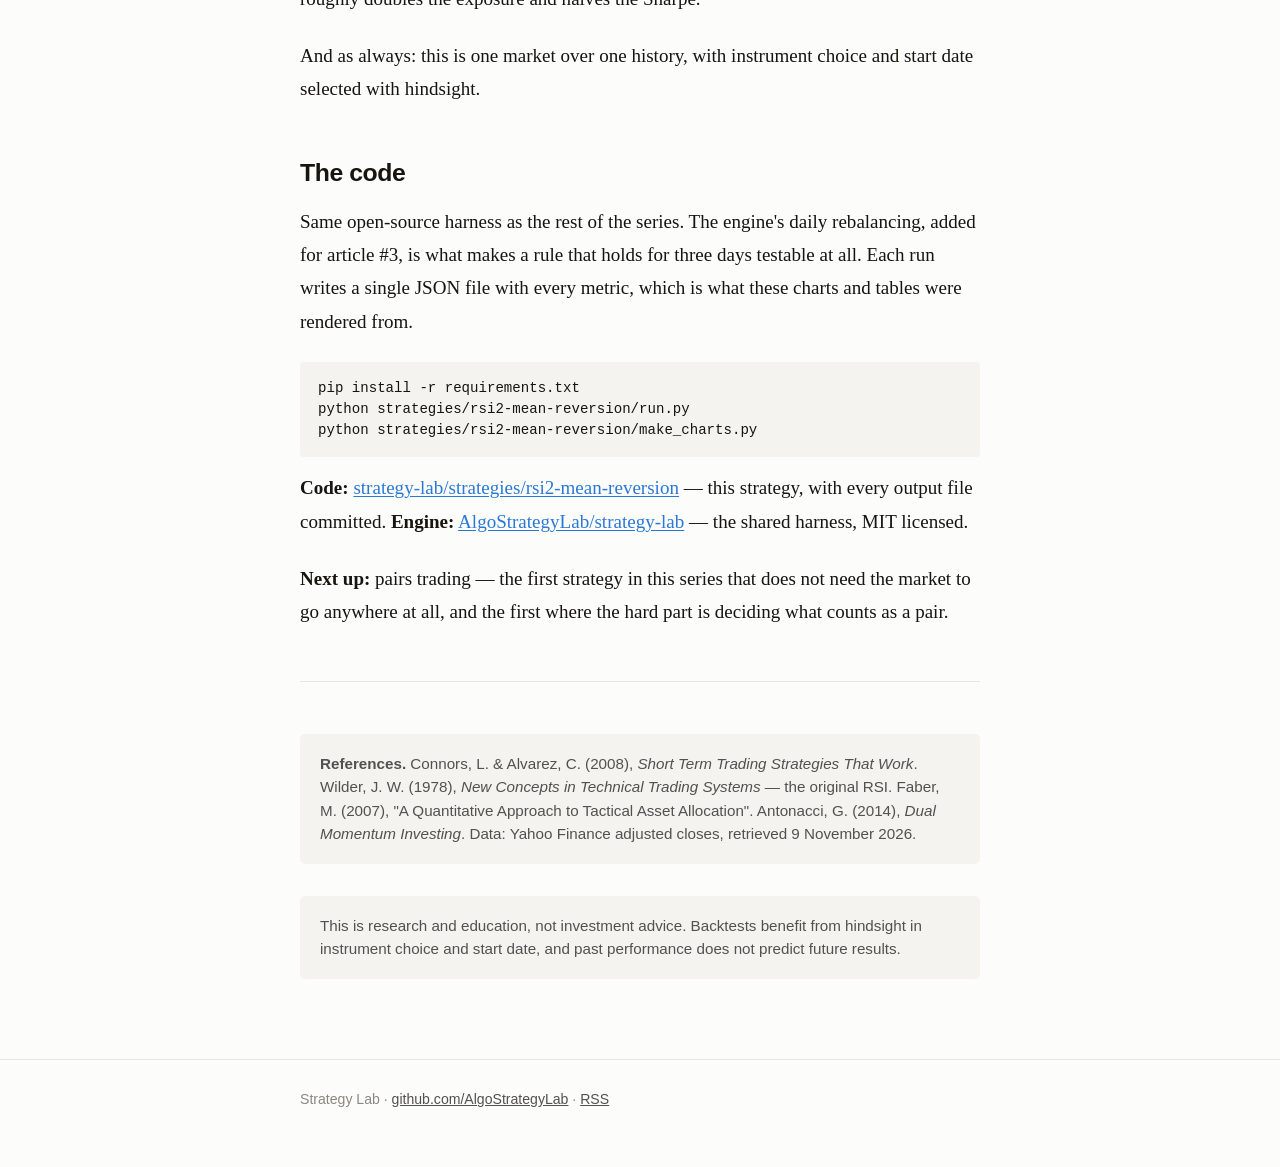
<file: rsi2-mean-reversion/index.html>
<!doctype html>
<html lang="en">
<head>
<meta charset="utf-8">
<meta name="viewport" content="width=device-width, initial-scale=1">
<title>RSI(2) Wins 72% of Its Trades. More Than Half of What It Earns Is T-Bill Interest.</title>
<meta name="description" content="RSI(2) mean reversion backtested on the S&amp;P 500, 1987-2026: a real signal, 72% of trades profitable, and a strategy that is invested 6% of the time and earns most of its return from Treasury bills.">
<meta name="author" content="Abhinav Taduka">
<link rel="canonical" href="https://algostrategylab.github.io/rsi2-mean-reversion/">
<meta property="og:type" content="article">
<meta property="og:title" content="RSI(2) Wins 72% of Its Trades. More Than Half of What It Earns Is T-Bill Interest.">
<meta property="og:description" content="RSI(2) mean reversion backtested on the S&amp;P 500, 1987-2026: a real signal, 72% of trades profitable, and a strategy that is invested 6% of the time and earns most of its return from Treasury bills.">
<meta property="og:image" content="https://algostrategylab.github.io/assets/charts/rsi_c2_decomposition.png">
<meta property="og:url" content="https://algostrategylab.github.io/rsi2-mean-reversion/">
<meta name="twitter:card" content="summary_large_image">
<link rel="alternate" type="application/rss+xml" title="Strategy Lab" href="https://algostrategylab.github.io/feed.xml">
<link rel="stylesheet" href="../style.css">
</head>
<body>
<header class="site"><div class="wrap">
  <a class="brand" href="../">Strategy Lab</a>
  <nav><a href="../">All strategies</a><a href="../glossary/">Glossary</a><a href="https://github.com/AlgoStrategyLab/strategy-lab">GitHub</a><a href="../feed.xml">RSS</a></nav>
</div></header>

<div class="wrap">
<article>
<h1>RSI(2) Wins 72% of Its Trades. More Than Half of What It Earns Is T-Bill Interest.</h1>
<p class="deck">The most copied mean-reversion rule in retail trading, tested over 40 years. The signal is real. The strategy around it is mostly cash.</p>
<p class="byline">Abhinav Taduka &middot; 9 November 2026 &middot; Strategy Lab #4</p>
<p>Every strategy in this series so far has bought strength. <a href="../dual-momentum/">Dual momentum</a> buys whichever asset rose most over the last year. The <a href="../sma-trend-filter/">10-month moving average</a> buys an index that is above its own average. The <a href="../donchian-breakout/">Donchian breakout</a> buys a new 20-day high. All three hold for weeks or months, and all three bleed in choppy markets — the Donchian rule spent fourteen consecutive years underwater, almost entirely to chop rather than to any crash.</p>
<p>So this article tests the opposite bet. RSI(2) buys weakness and holds it for days.</p>
<p>I went in expecting a complement: a rule that earns its keep in exactly the conditions that punish trend following. That is not what the data says, and the reason is more interesting than the thesis would have been.</p>
<p><strong>It wins 72.5% of its trades, and annualises 31.2% on the days it is actually invested</strong> — nearly three times the index. The signal is real.</p>
<p><strong>It also returns 3.62% a year against 11.12% for doing nothing, and 54% of what it does return is interest on the cash it isn't investing.</strong></p>
<p class="note"><strong>New to systematic trading?</strong> Terms like <a href="../glossary/#cagr">CAGR</a>, <a href="../glossary/#sharpe">Sharpe ratio</a>, <a href="../glossary/#turnover">turnover</a>, <a href="../glossary/#drawdown">drawdown</a> and <a href="../glossary/#mean-reversion">mean reversion</a> are explained in plain language in the <a href="../glossary/">glossary</a> — no prior knowledge assumed. Dotted underlines link straight to the relevant entry.</p>
<h2>The rule, exactly as backtested</h2>
<p>Larry Connors and Cesar Alvarez published this in <em>Short Term Trading Strategies That Work</em> in 2008. It has been copied into retail trading content ever since, usually without a cost assumption attached.</p>
<p>Every trading day, using closing prices:</p>
<ul>
<li>If flat, and the close is <strong>above</strong> the 200-day simple moving average, and the 2-period <a class="gl" href="../glossary/#rsi">RSI</a> closes <strong>below 5</strong>, buy equities.</li>
<li>If long, and the close is <strong>above</strong> the 5-day simple moving average, sell and return to cash.</li>
<li>Otherwise do nothing.</li>
<li>Execute at the next day's close.</li>
</ul>
<figure><img src="../assets/tables/rsi_t_setup.png" alt="Backtest setup: Yahoo Finance daily closes, January 1987 to November 2026, daily evaluation, next-close execution, 10 bps costs"></figure>

<p>A 2-period RSI is an unusual object. Wilder's smoothing constant at n=2 is one half, so the indicator reacts almost entirely to the last two closes. Dropping below 5 means roughly "the last two days were almost all down" — it is a short-term oversold trigger, not a trend measure. Capital sits in T-bills while flat, which matters more than it sounds like it should.</p>
<h2>Results</h2>
<figure><img src="../assets/tables/rsi_t_headline.png" alt="Headline table comparing RSI(2) against the 10-month SMA filter, 60/40 and the S&amp;P 500"></figure>

<figure><img src="../assets/charts/rsi_c1_equity.png" alt="Forty years of compounding. The flat stretches are not drawdowns — they are the 94% of the time the strategy holds no equities at all."></figure>

<p>The Sharpe ratio of 0.79 is the best in the series so far, better than the index's 0.67, and the maximum drawdown of −15.7% is less than a third of the index's −55.2%. On the ratios alone this is the best-behaved strategy I have tested.</p>
<p>It also finished with less than a tenth of the money.</p>
<h2>Where the return actually comes from</h2>
<p>The strategy is invested on 607 of 10,039 trading days — 6.0% of the record. Comparing its CAGR with buy-and-hold is therefore close to meaningless: for 94% of the period the two are not doing the same kind of thing at all.</p>
<p>Split the return into the part earned while invested and the part earned while sitting in T-bills:</p>
<figure><img src="../assets/charts/rsi_c2_decomposition.png" alt="The strategy&#x27;s own trades contributed less than the Treasury bills did."></figure>

<figure><img src="../assets/tables/rsi_t_exposure.png" alt="Exposure statistics: days invested, growth while invested, and average daily return in and out of the market"></figure>

<p>Annualised over the days it holds equities, the strategy returns 31.2%. That is a genuinely strong number and it is not an artifact — it survives costs, and the per-trade statistics agree with it.</p>
<p>But the trades contributed 1.66% a year to the total, and the cash contributed 1.94%. Most of what this strategy earned over forty years, it earned by not trading.</p>
<p>That reframes what the low drawdown means. A maximum drawdown of −15.7% against the index's −55.2% is not evidence of skilful risk management. It is what happens when you are absent.</p>
<h2>The signal is good. The trend filter removes the best half of it.</h2>
<p>It is worth separating the two components, because the usual explanation for the 200-day filter — that it keeps you out of bad trades — turns out to be wrong.</p>
<figure><img src="../assets/tables/rsi_t_edge.png" alt="Forward 5-day returns after each condition, against the unconditional base rate"></figure>

<p>On any given day the S&amp;P returned 0.24% over the following five days, and was higher 58.6% of the time. After RSI(2) closes below 5, the next five days returned 0.61% — more than twice the base rate, across 474 occurrences. Short-term mean reversion in US equities is real and it is not subtle.</p>
<p>Now split those occurrences by the trend filter. Oversold <strong>above</strong> the 200-day average: 0.48% over the next five days. Oversold <strong>below</strong> it: 0.81%.</p>
<p>The setups the filter discards are the better ones. Buying a two-day collapse in a market that is already in a downtrend paid almost twice as well as buying one in an uptrend.</p>
<p>The filter still earns its place, but for a different reason than advertised:</p>
<figure><img src="../assets/tables/rsi_t_components.png" alt="Each component switched off in turn"></figure>

<p>Without the filter, CAGR barely moves but the Sharpe falls from 0.79 to 0.47 and the drawdown deepens from −15.7% to −23.6%. The filter is not selecting better trades. It is declining to catch falling knives during the one or two episodes per decade when the knife keeps falling, and paying for that insurance with the highest-returning setups in the sample.</p>
<p>Note also the fourth row. The 200-day filter <strong>on its own</strong>, with no RSI at all and no attempt at timing entries, returned 7.79% — more than double the full strategy. Almost everything this rule does to returns, it does by being out of the market.</p>
<h2>The cost cliff</h2>
<p>At 1790% annual turnover, this strategy is a bet on your cost structure more than on the market.</p>
<figure><img src="../assets/charts/rsi_c4_costs.png" alt="Each basis point of round-trip cost removes roughly 0.19 points of annual return."></figure>

<figure><img src="../assets/tables/rsi_t_costs.png" alt="Cost sensitivity from frictionless to 100 bps"></figure>

<p>Frictionless it returns 5.49%. At 10 bps, 3.62%. At 25 bps, 0.87%. At 50 bps it is −3.58% — the strategy destroys capital. Nothing about the signal changed; only the bill did.</p>
<p>This is the same finding as the Donchian article, and it is becoming the most reliable result in the series: any rule that trades often is, in practice, a wager that your execution is cheap. Published backtests almost never say so.</p>
<h2>A trap in the parameter grid</h2>
<p>The grid holds something worth stopping on, because it is a mistake I have seen in published strategy write-ups and nearly made here.</p>
<figure><img src="../assets/charts/rsi_c5_sharpe_trap.png" alt="The highest Sharpe ratios in the grid belong to settings that are almost never invested."></figure>

<p>The best Sharpe in the entire grid is 6.9, with a maximum drawdown of 0.59%. It comes from RSI(5) below 5, which triggered on four days in forty years. The second best, 6.0, triggered on seven. These are not strategies; they are rounding errors with a ratio attached.</p>
<p>A Sharpe ratio says nothing about whether the opportunity exists often enough to matter, and optimising for it across a grid will reliably hand you the setting that trades least. The published setting — RSI(2) below 5 — sits in the middle of the cloud at a Sharpe of 0.79 with 6.0% exposure, which is the honest region of the chart.</p>
<p>Any parameter search over a rule like this needs a minimum-exposure or minimum-trade-count floor, or the optimiser will walk straight off the edge.</p>
<h2>Before and after the book</h2>
<p>This is the third strategy in the series to be tested against its own publication date, and the third to fail.</p>
<figure><img src="../assets/charts/rsi_c3_inout.png" alt="The split is at January 2009, just after the book appeared."></figure>

<figure><img src="../assets/tables/rsi_t_inout.png" alt="Performance before and after publication, with the index for comparison"></figure>

<p>Before 2009: 5.44% a year at a Sharpe of 1.35, with a worst drawdown of −5.1%. That is an outstanding record.</p>
<p>After 2009: 1.41% a year at a Sharpe of 0.29, with a drawdown three times deeper.</p>
<p>The index moved the other way over the same split, from 8.48% to 14.48%. So this is not a story about a harder market. Whatever this rule was capturing, it captured much less of it after it was printed in a bestseller.</p>
<p>I cannot separate publication from the other things that changed in 2009 — decimalisation had already happened, but high-frequency market making scaled up over exactly this window, and short-horizon mean reversion is precisely the inefficiency that activity arbitrages away. Publication and competition are confounded here, and I would not claim otherwise.</p>
<h2>The thesis I set out to test, and why it failed</h2>
<p>The premise was straightforward: trend following bleeds in chop, mean reversion should feed on it, so the two ought to be complements. The Donchian article left a specific window to test against — January 1999 to May 2013, the fourteen years that rule spent underwater, caused by chop rather than any crash.</p>
<figure><img src="../assets/charts/rsi_c6_regimes.png" alt="The chop window at the far left is the test. RSI(2) did not win it."></figure>

<figure><img src="../assets/tables/rsi_t_regimes.png" alt="Total return through each episode"></figure>

<p>Through that window RSI(2) returned 41.9%. The index returned 70.8% and the monthly SMA filter — a trend system — returned 279.3%. The strategy that was supposed to thrive in chop came last by a wide margin.</p>
<p>What it does do is survive. Through the dot-com bust it returned 12.5% while the index returned −47.4%; through the financial crisis, 3.7% against −54.9%; through the 2022 bear market, 2.2% against −24.1%. Those look like brilliant defensive numbers until you remember the exposure table. It survived those episodes the way a savings account survives them.</p>
<p>The complementarity thesis fails because mean reversion and trend following are not opposites in the way the framing suggests. Both need direction. A trend system needs price to keep going; this rule needs price to snap back. A genuinely rangebound market — the 1999–2013 window — delivers neither reliably, so both rules spend it paying costs for round trips that go nowhere. Chop is not the trend follower's enemy and the mean reverter's friend. It is just hostile.</p>
<h2>What I'd take from this</h2>
<p>The signal is the most interesting thing here and it is not the strategy. Short-term oversold conditions in US equities really do predict higher forward returns, by a margin that is large and that persisted across 474 occurrences over forty years. 72.5% of trades were winners, over 178 of them, at an average holding period of 3.4 days.</p>
<p>What the strategy does with that signal is where it falls apart. It is right often and paid little for being right — the average winner is 1.37% against an average loser of −1.49%, a payoff ratio below one. It is invested too rarely for the edge to compound into anything. And it trades often enough that execution cost, not the signal, determines the outcome.</p>
<p>If I were trying to use this, I would not trade it as published. I would treat RSI(2) as an <strong>overlay on a position I already hold</strong> rather than as a standalone system — scaling exposure up on oversold closes rather than moving between equities and cash — which keeps the signal's value without paying to re-enter the market from scratch every few days, and without leaving 94% of the period in T-bills. That is a different article, and the honest thing to say is that I have not tested it yet.</p>
<h2>Caveats worth stating plainly</h2>
<p>This is a long-only, single-index, fully-invested-or-flat implementation. Connors' own work applies the rule across many stocks and ETFs simultaneously, which changes the exposure arithmetic completely: twenty uncorrelated instruments each invested 6% of the time is a portfolio that is usually holding something. That is the strongest version of the argument against the conclusion here, and this backtest does not address it.</p>
<p>The cash return is real but period-specific. T-bills averaged a little under 3% over this window; a decade of zero rates would remove most of the contribution I just attributed to cash, and the strategy's total return with it.</p>
<p>The 5-day exit is one of several published variants, and the grid shows the result is not fragile to it — exiting on RSI(2) above 65 does slightly better, a fixed 5-day hold slightly worse. Entry at RSI below 10 rather than 5, which is the more commonly quoted version, roughly doubles the exposure and halves the Sharpe.</p>
<p>And as always: this is one market over one history, with instrument choice and start date selected with hindsight.</p>
<h2>The code</h2>
<p>Same open-source harness as the rest of the series. The engine's daily rebalancing, added for article #3, is what makes a rule that holds for three days testable at all. Each run writes a single JSON file with every metric, which is what these charts and tables were rendered from.</p>
<pre><code>pip install -r requirements.txt
python strategies/rsi2-mean-reversion/run.py
python strategies/rsi2-mean-reversion/make_charts.py</code></pre>
<p><strong>Code:</strong> <a href="https://github.com/AlgoStrategyLab/strategy-lab/tree/main/strategies/rsi2-mean-reversion">strategy-lab/strategies/rsi2-mean-reversion</a> &mdash; this strategy, with every output file committed. <strong>Engine:</strong> <a href="https://github.com/AlgoStrategyLab/strategy-lab">AlgoStrategyLab/strategy-lab</a> &mdash; the shared harness, MIT licensed.</p>
<p><strong>Next up:</strong> pairs trading — the first strategy in this series that does not need the market to go anywhere at all, and the first where the hard part is deciding what counts as a pair.</p>
<hr>
<p class="note"><strong>References.</strong> Connors, L. &amp; Alvarez, C. (2008), <em>Short Term Trading Strategies That Work</em>. Wilder, J. W. (1978), <em>New Concepts in Technical Trading Systems</em> — the original RSI. Faber, M. (2007), "A Quantitative Approach to Tactical Asset Allocation". Antonacci, G. (2014), <em>Dual Momentum Investing</em>. Data: Yahoo Finance adjusted closes, retrieved 9 November 2026.</p>
<p class="note">This is research and education, not investment advice. Backtests benefit from hindsight in instrument choice and start date, and past performance does not predict future results.</p>
</article>
</div>

<footer class="site"><div class="wrap">
Strategy Lab &middot; <a href="https://github.com/AlgoStrategyLab/strategy-lab">github.com/AlgoStrategyLab</a> &middot; <a href="../feed.xml">RSS</a>
</div></footer>
</body>
</html>
</file>
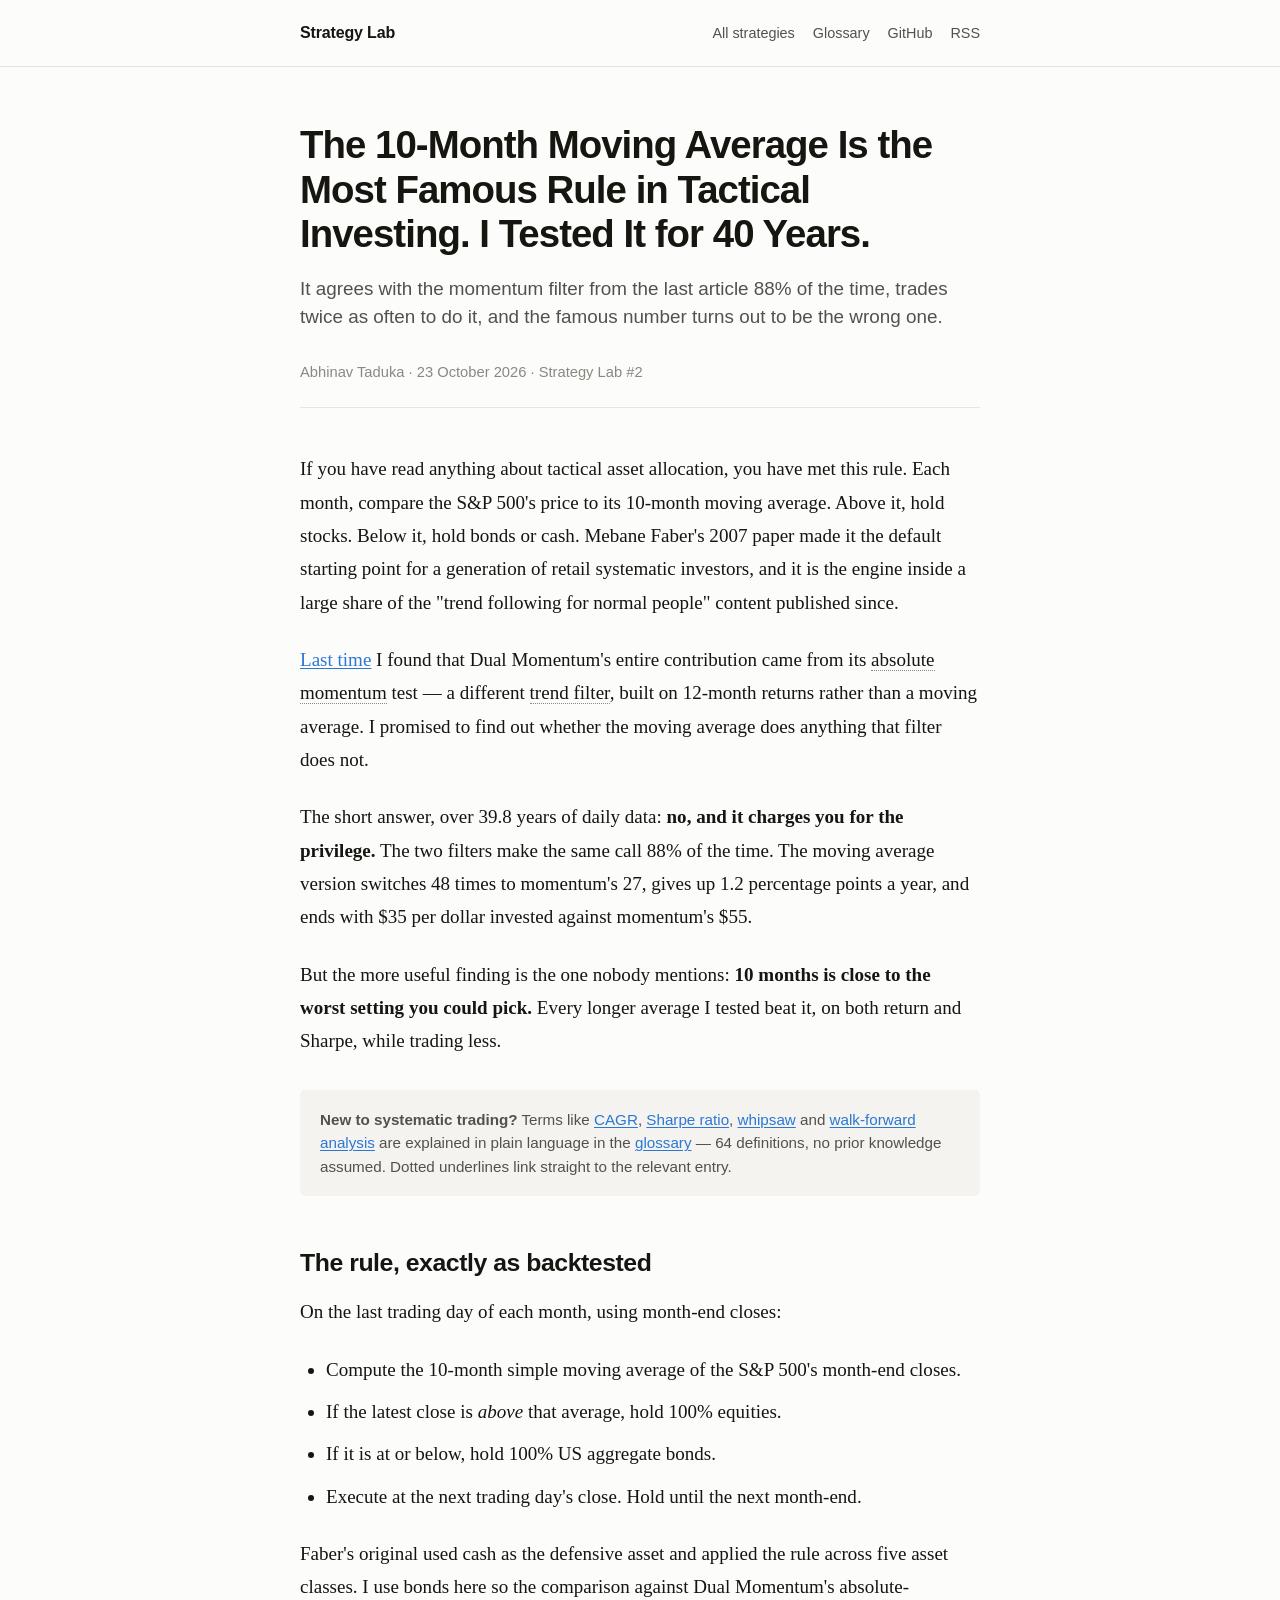
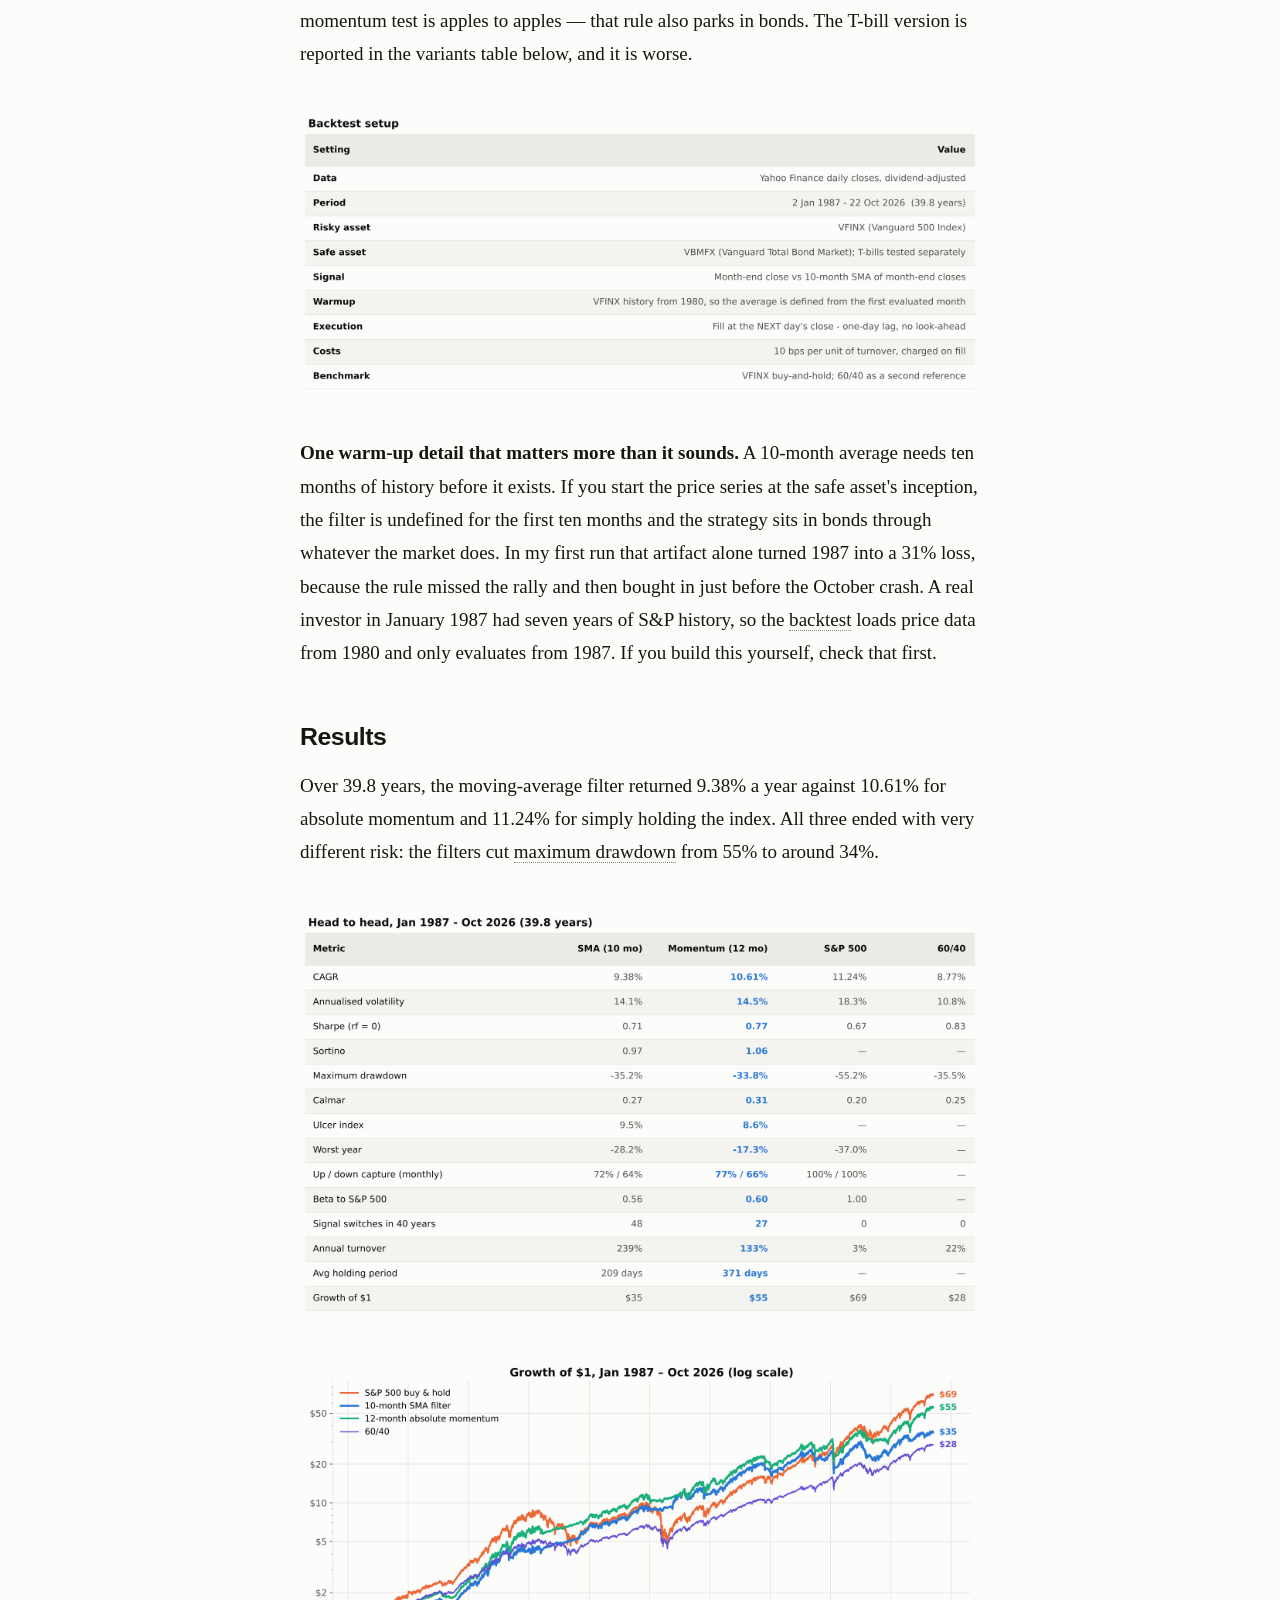
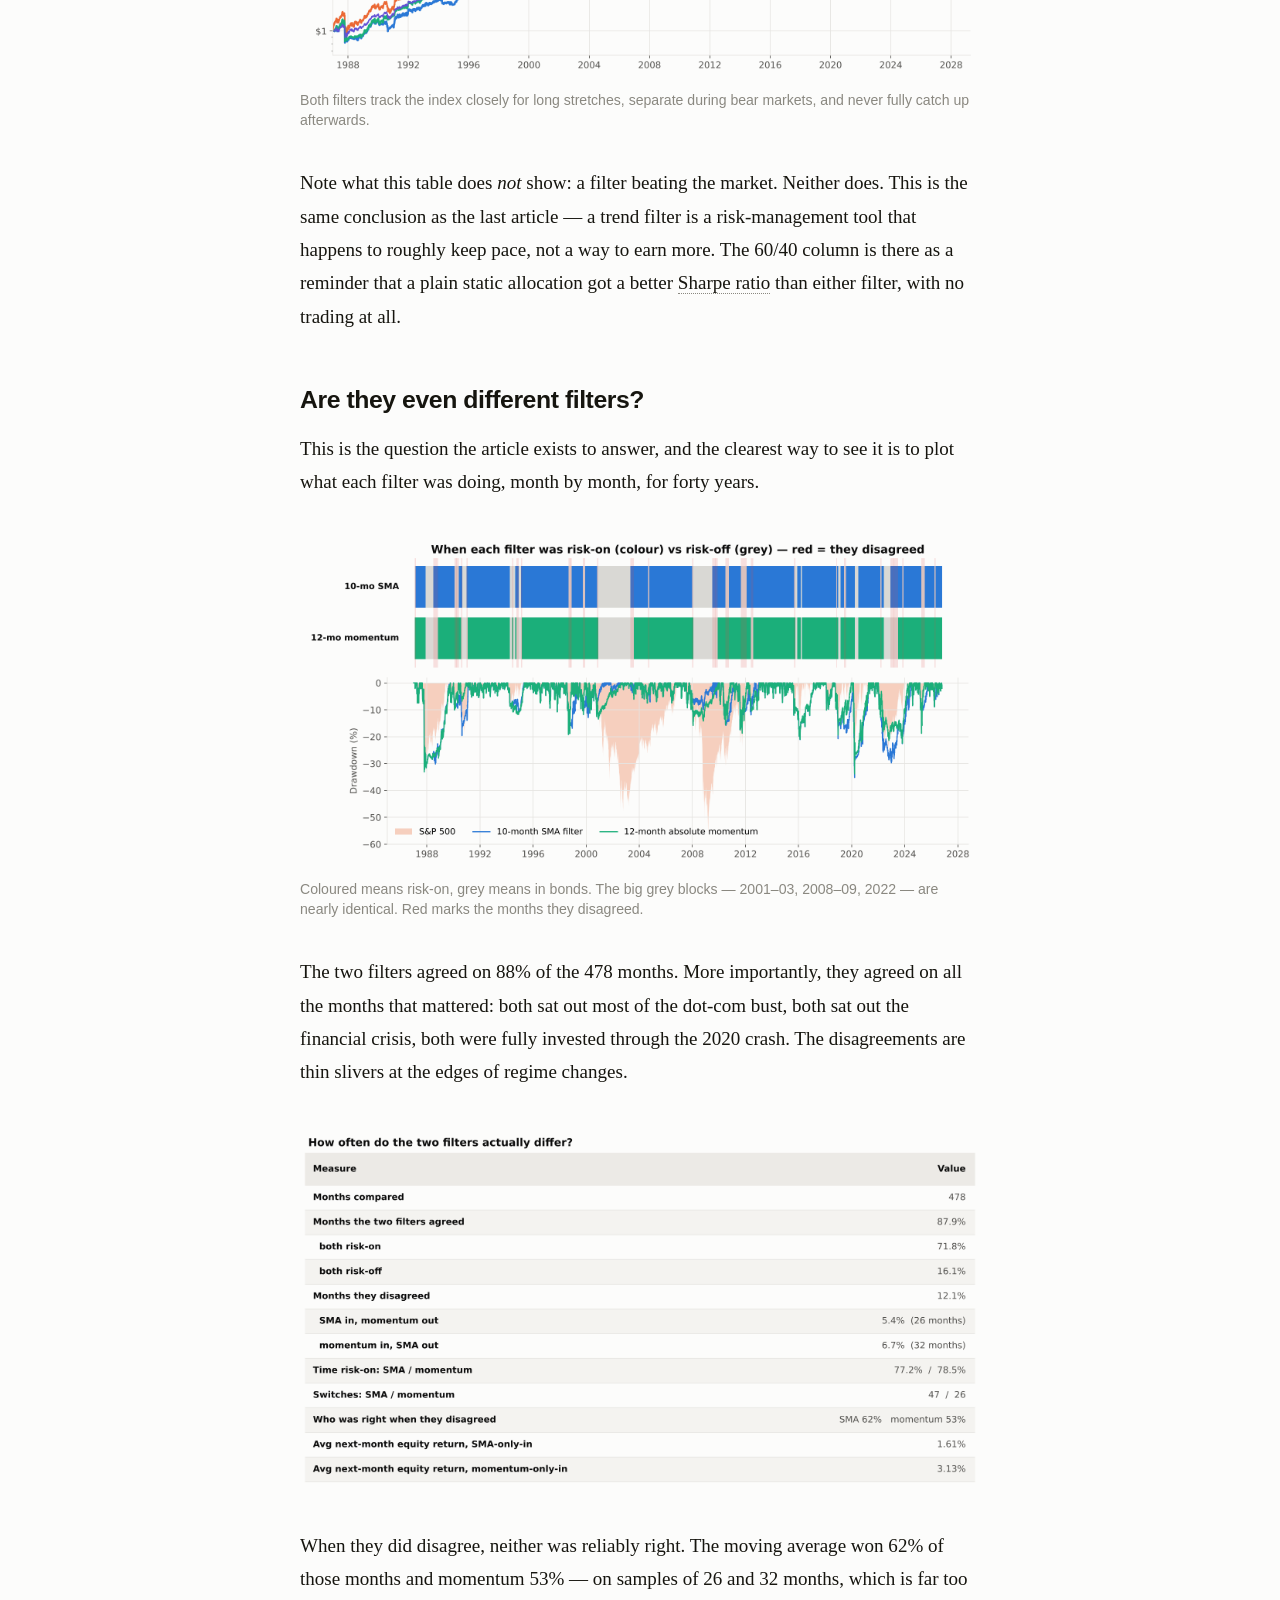
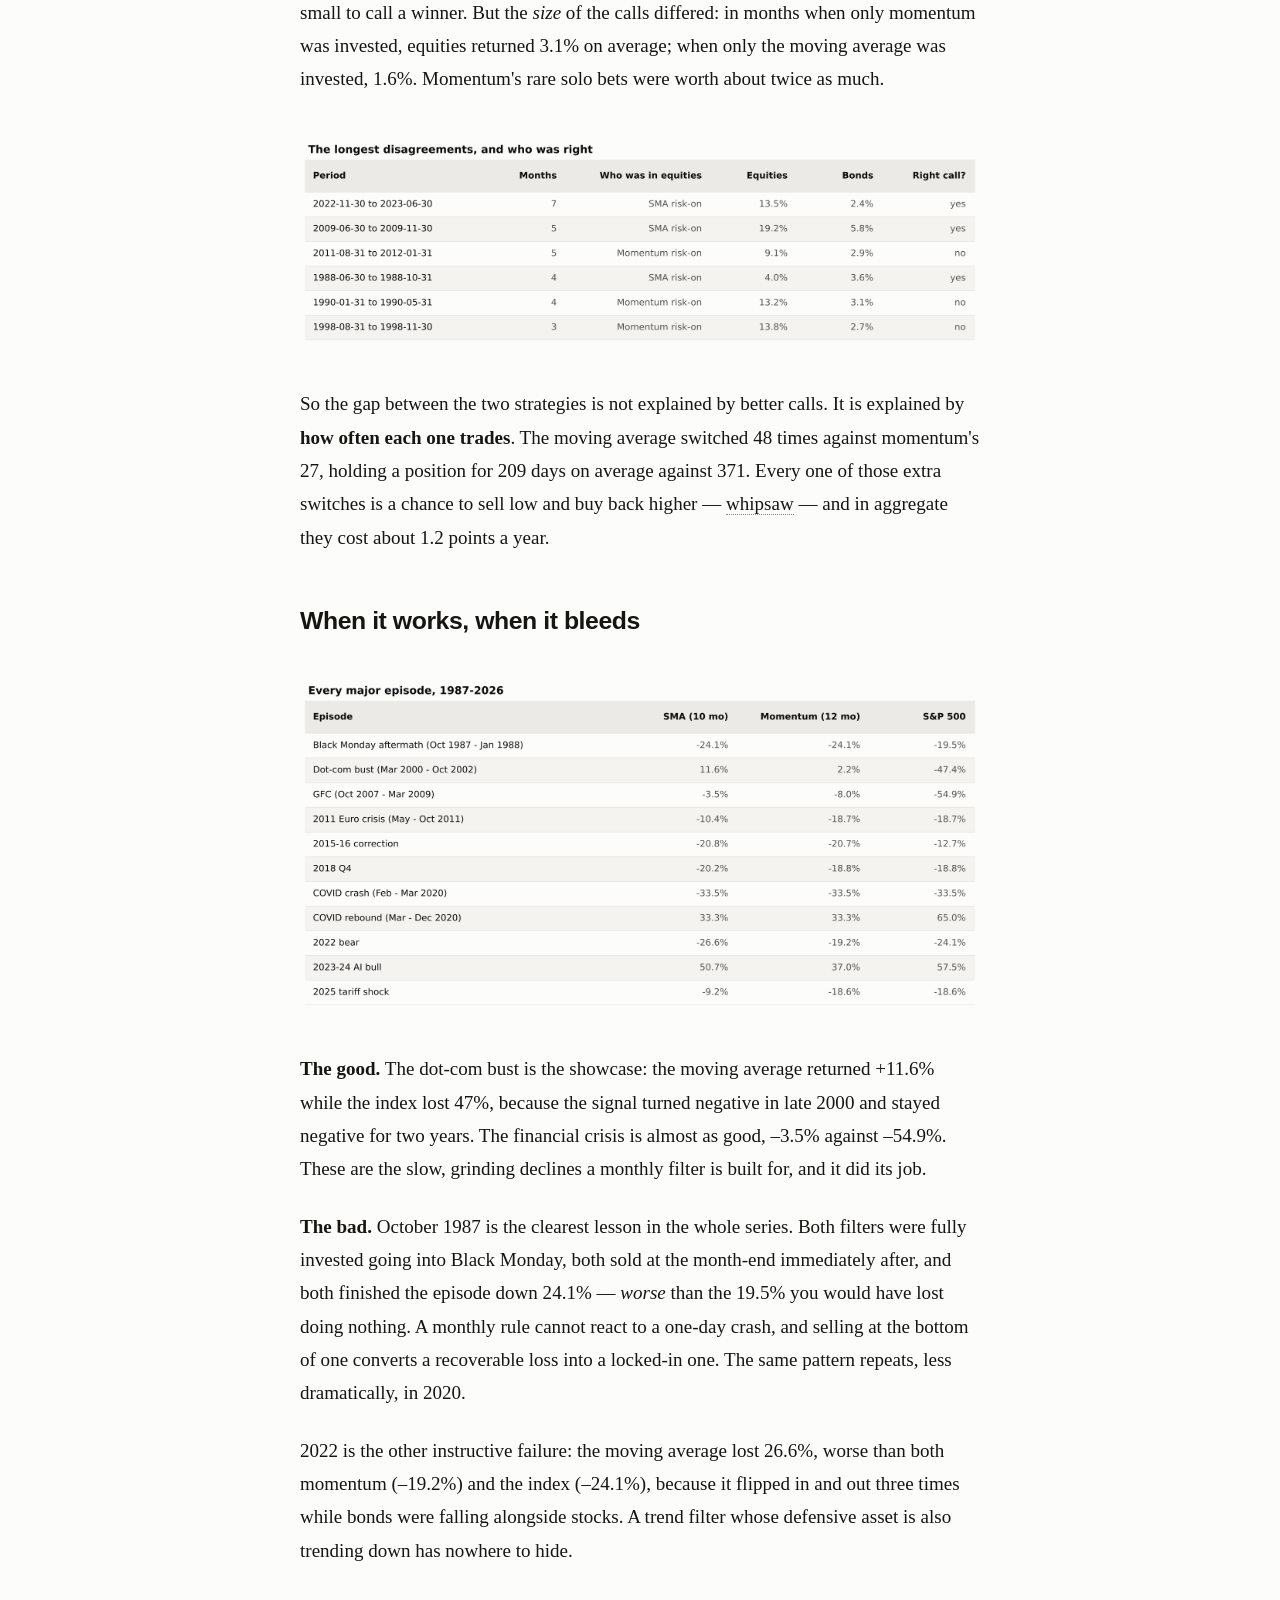
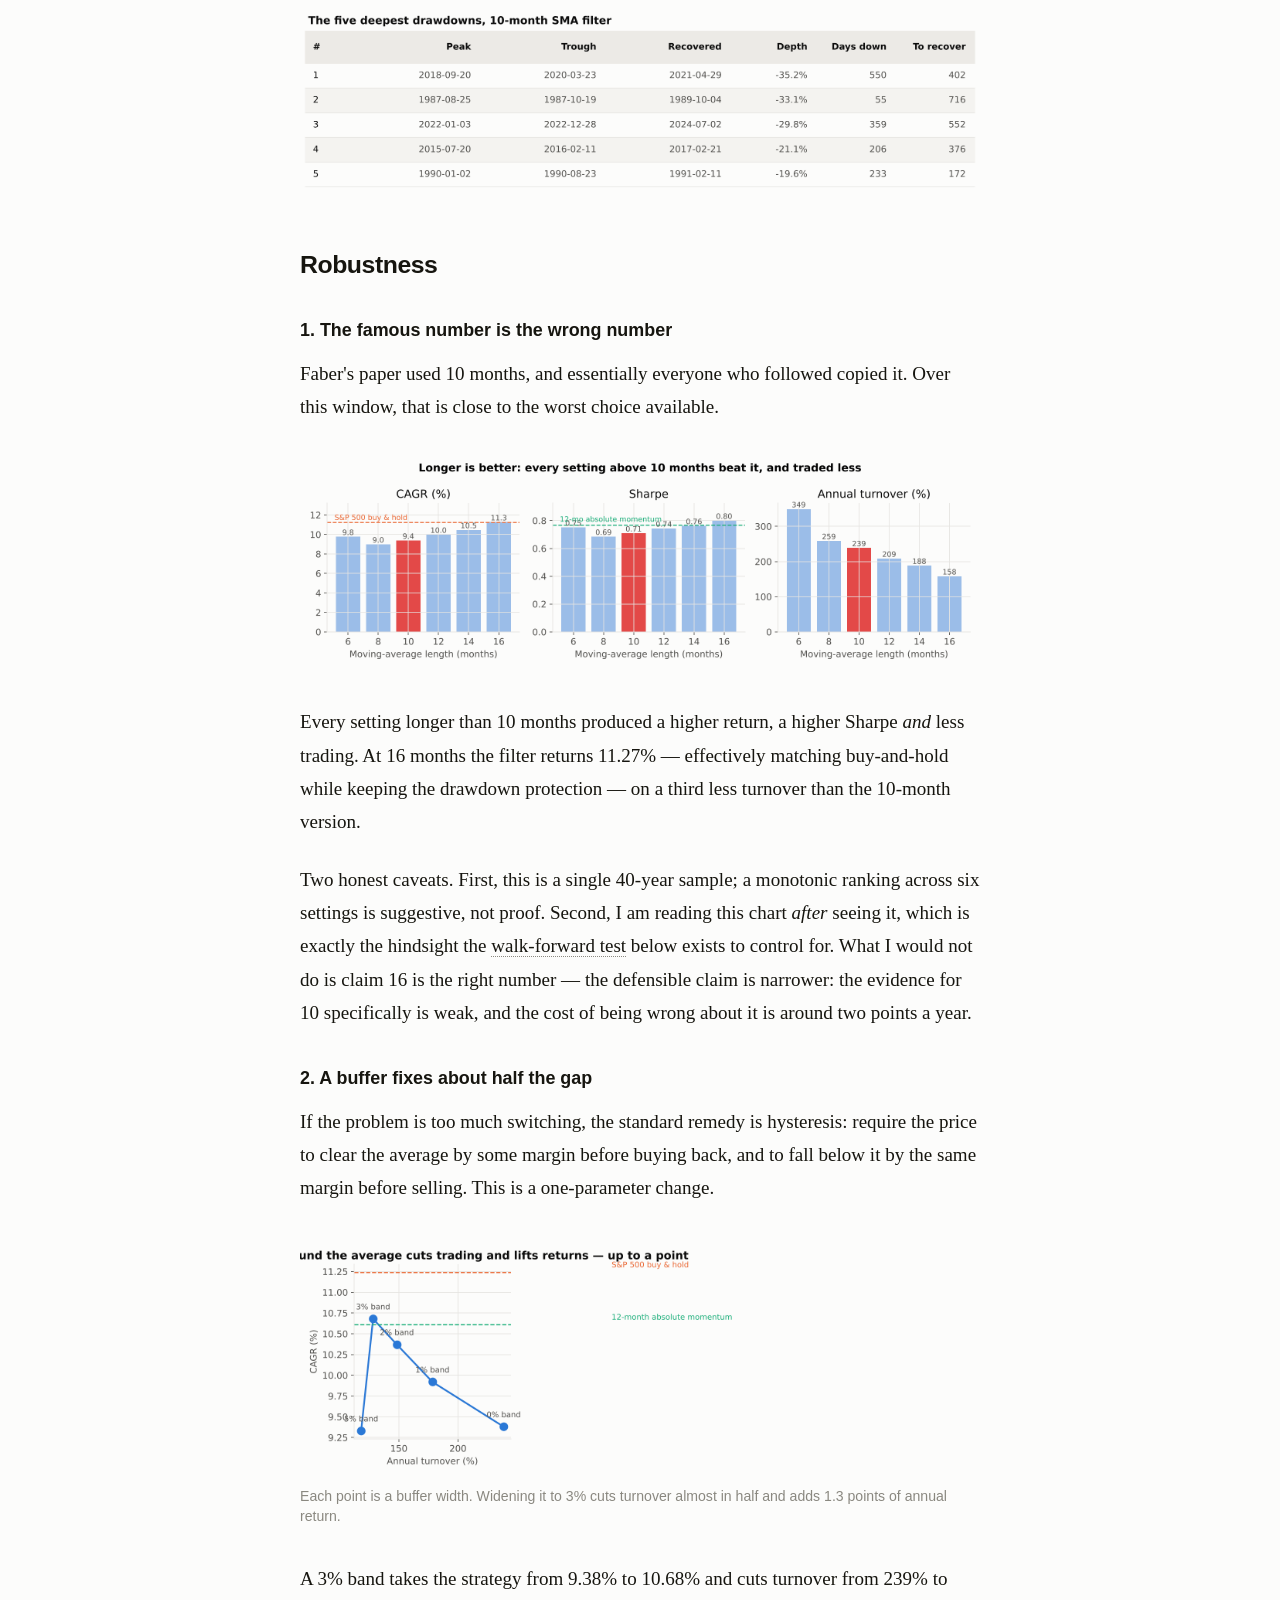
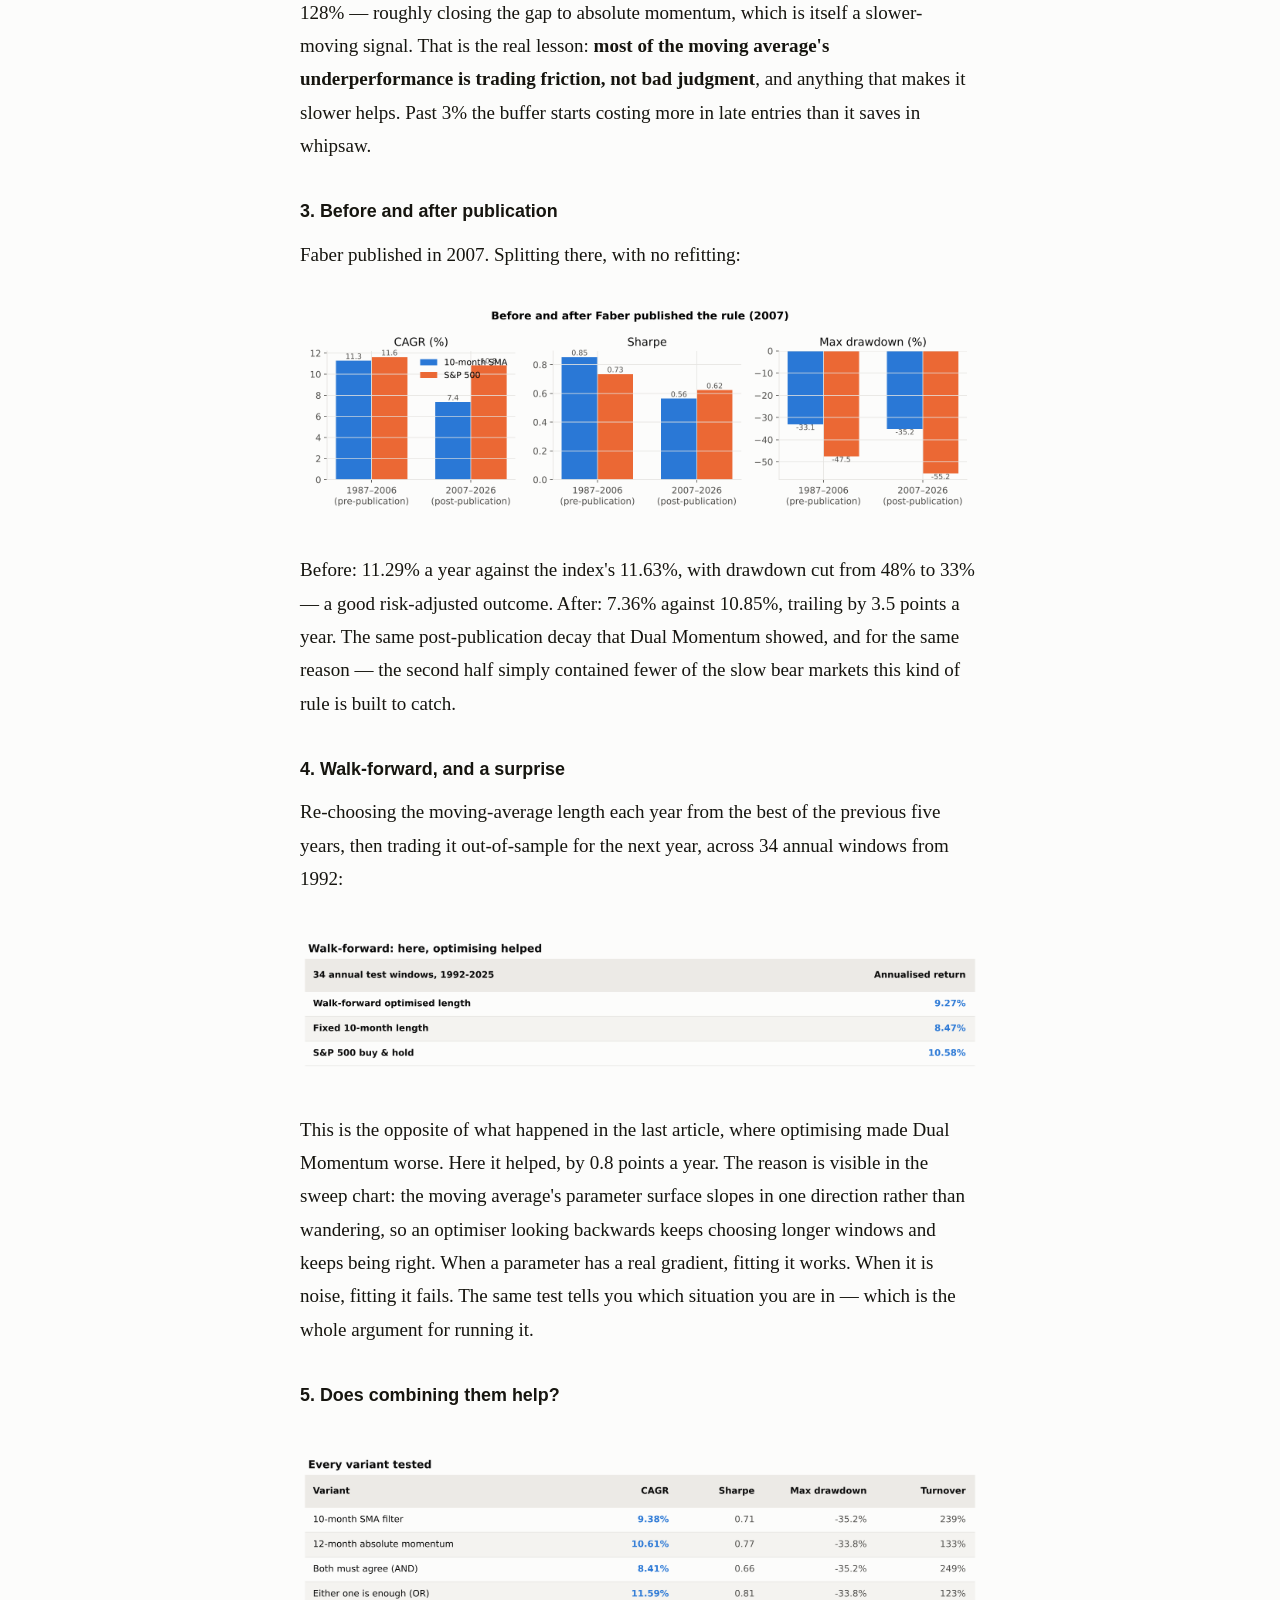
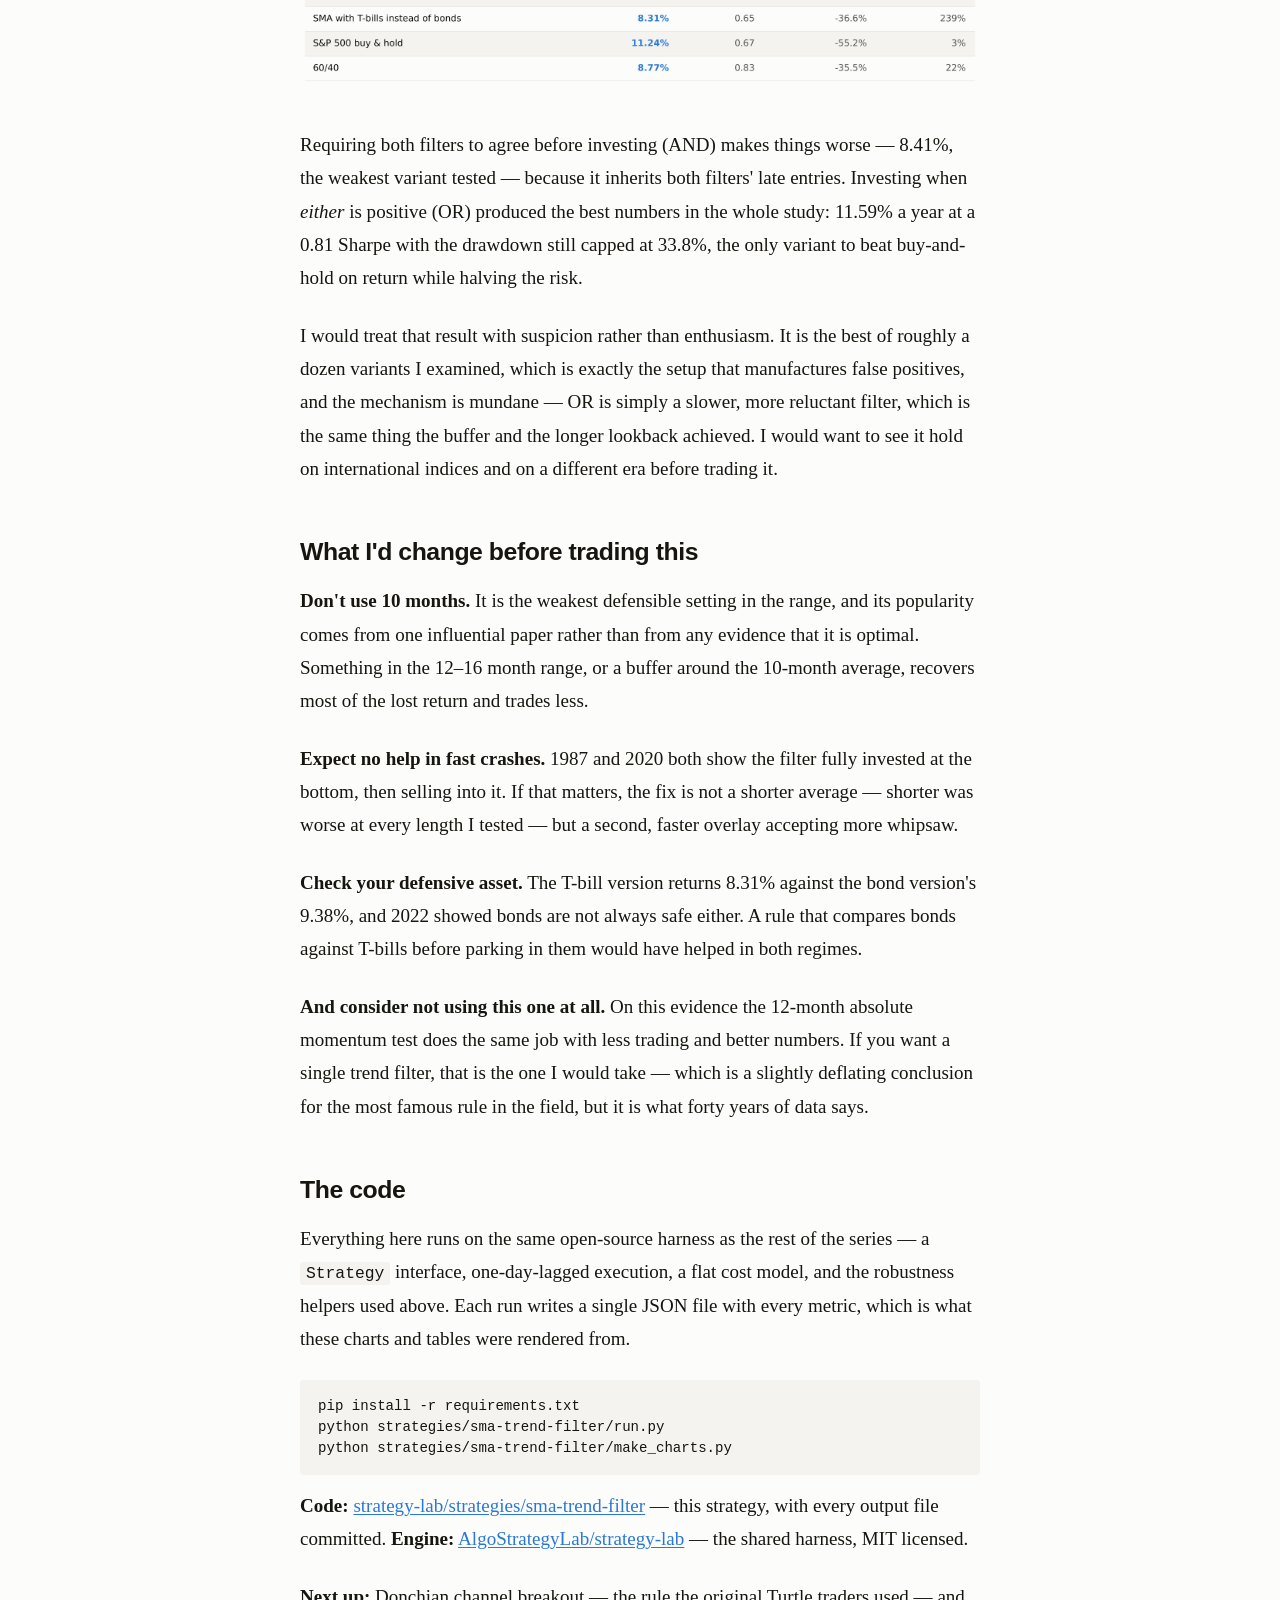
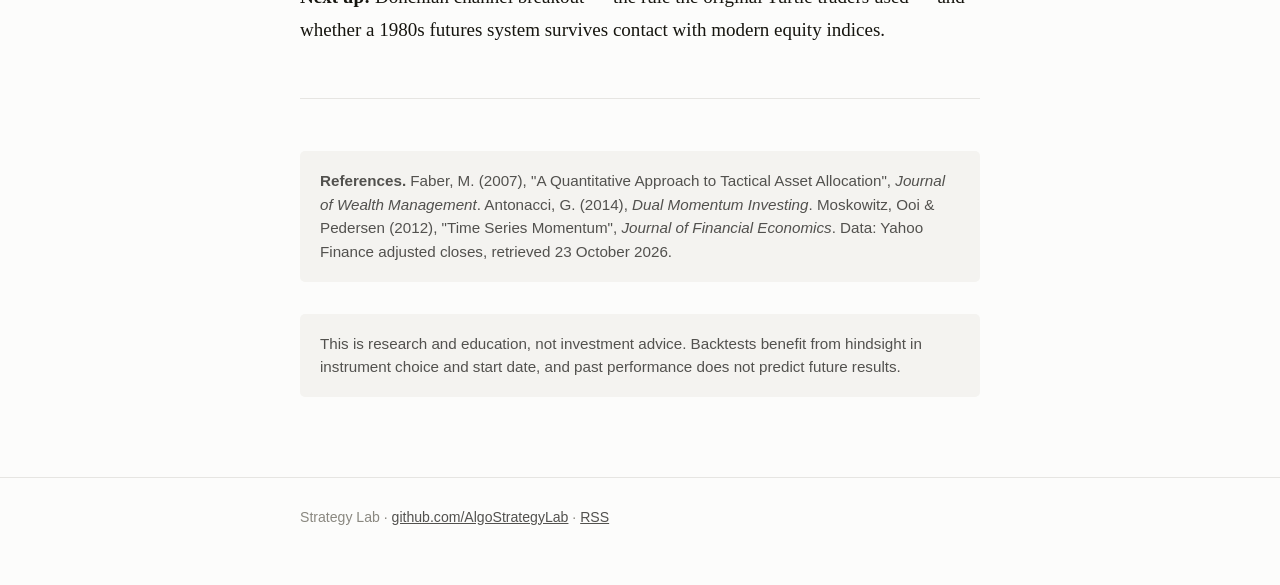
<file: sma-trend-filter/index.html>
<!doctype html>
<html lang="en">
<head>
<meta charset="utf-8">
<meta name="viewport" content="width=device-width, initial-scale=1">
<title>The 10-Month Moving Average Is the Most Famous Rule in Tactical Investing. I Tested It for 40 Years.</title>
<meta name="description" content="It agrees with absolute momentum 88% of the time, trades twice as often, and 10 months is the wrong number.">
<meta name="author" content="Abhinav Taduka">
<link rel="canonical" href="https://algostrategylab.github.io/sma-trend-filter/">
<meta property="og:type" content="article">
<meta property="og:title" content="The 10-Month Moving Average Is the Most Famous Rule in Tactical Investing. I Tested It for 40 Years.">
<meta property="og:description" content="It agrees with absolute momentum 88% of the time, trades twice as often, and 10 months is the wrong number.">
<meta property="og:image" content="https://algostrategylab.github.io/assets/charts/c2_signals.png">
<meta property="og:url" content="https://algostrategylab.github.io/sma-trend-filter/">
<meta name="twitter:card" content="summary_large_image">
<link rel="alternate" type="application/rss+xml" title="Strategy Lab" href="https://algostrategylab.github.io/feed.xml">
<link rel="stylesheet" href="../style.css">
</head>
<body>
<header class="site"><div class="wrap">
  <a class="brand" href="../">Strategy Lab</a>
  <nav><a href="../">All strategies</a><a href="../glossary/">Glossary</a><a href="https://github.com/AlgoStrategyLab/strategy-lab">GitHub</a><a href="../feed.xml">RSS</a></nav>
</div></header>

<div class="wrap">
<article>
<h1>The 10-Month Moving Average Is the Most Famous Rule in Tactical Investing. I Tested It for 40 Years.</h1>
<p class="deck">It agrees with the momentum filter from the last article 88% of the time, trades twice as often to do it, and the famous number turns out to be the wrong one.</p>
<p class="byline">Abhinav Taduka &middot; 23 October 2026 &middot; Strategy Lab #2</p>
<p>If you have read anything about tactical asset allocation, you have met this rule. Each month, compare the S&amp;P 500's price to its 10-month moving average. Above it, hold stocks. Below it, hold bonds or cash. Mebane Faber's 2007 paper made it the default starting point for a generation of retail systematic investors, and it is the engine inside a large share of the "trend following for normal people" content published since.</p>
<p><a href="../dual-momentum/">Last time</a> I found that Dual Momentum's entire contribution came from its <a class="gl" href="../glossary/#absolute-momentum">absolute momentum</a> test — a different <a class="gl" href="../glossary/#trend-filter">trend filter</a>, built on 12-month returns rather than a moving average. I promised to find out whether the moving average does anything that filter does not.</p>
<p>The short answer, over 39.8 years of daily data: <strong>no, and it charges you for the privilege.</strong> The two filters make the same call 88% of the time. The moving average version switches 48 times to momentum's 27, gives up 1.2 percentage points a year, and ends with $35 per dollar invested against momentum's $55.</p>
<p>But the more useful finding is the one nobody mentions: <strong>10 months is close to the worst setting you could pick.</strong> Every longer average I tested beat it, on both return and Sharpe, while trading less.</p>
<p class="note"><strong>New to systematic trading?</strong> Terms like <a href="../glossary/#cagr">CAGR</a>, <a href="../glossary/#sharpe">Sharpe ratio</a>, <a href="../glossary/#whipsaw">whipsaw</a> and <a href="../glossary/#walk-forward">walk-forward analysis</a> are explained in plain language in the <a href="../glossary/">glossary</a> — 64 definitions, no prior knowledge assumed. Dotted underlines link straight to the relevant entry.</p>
<h2>The rule, exactly as backtested</h2>
<p>On the last trading day of each month, using month-end closes:</p>
<ul>
<li>Compute the 10-month simple moving average of the S&amp;P 500's month-end closes.</li>
<li>If the latest close is <em>above</em> that average, hold 100% equities.</li>
<li>If it is at or below, hold 100% US aggregate bonds.</li>
<li>Execute at the next trading day's close. Hold until the next month-end.</li>
</ul>
<p>Faber's original used cash as the defensive asset and applied the rule across five asset classes. I use bonds here so the comparison against Dual Momentum's absolute-momentum test is apples to apples — that rule also parks in bonds. The T-bill version is reported in the variants table below, and it is worse.</p>
<figure><img src="../assets/tables/sma_t_setup.png" alt="Backtest setup: Yahoo Finance daily closes, January 1987 to October 2026, monthly rebalance, next-close execution, 10 bps costs"></figure>

<p><strong>One warm-up detail that matters more than it sounds.</strong> A 10-month average needs ten months of history before it exists. If you start the price series at the safe asset's inception, the filter is undefined for the first ten months and the strategy sits in bonds through whatever the market does. In my first run that artifact alone turned 1987 into a 31% loss, because the rule missed the rally and then bought in just before the October crash. A real investor in January 1987 had seven years of S&amp;P history, so the <a class="gl" href="../glossary/#backtest">backtest</a> loads price data from 1980 and only evaluates from 1987. If you build this yourself, check that first.</p>
<h2>Results</h2>
<p>Over 39.8 years, the moving-average filter returned 9.38% a year against 10.61% for absolute momentum and 11.24% for simply holding the index. All three ended with very different risk: the filters cut <a class="gl" href="../glossary/#max-drawdown">maximum drawdown</a> from 55% to around 34%.</p>
<figure><img src="../assets/tables/sma_t_headline.png" alt="Head-to-head table comparing the 10-month SMA filter, 12-month absolute momentum, the S&amp;P 500 and 60/40"></figure>

<figure><img src="../assets/charts/c1_equity.png" alt="Growth of $1 from 1987 to 2026 on a log scale for the SMA filter, absolute momentum, the S&amp;P 500 and 60/40"><figcaption>Both filters track the index closely for long stretches, separate during bear markets, and never fully catch up afterwards.</figcaption></figure>

<p>Note what this table does <em>not</em> show: a filter beating the market. Neither does. This is the same conclusion as the last article — a trend filter is a risk-management tool that happens to roughly keep pace, not a way to earn more. The 60/40 column is there as a reminder that a plain static allocation got a better <a class="gl" href="../glossary/#sharpe">Sharpe ratio</a> than either filter, with no trading at all.</p>
<h2>Are they even different filters?</h2>
<p>This is the question the article exists to answer, and the clearest way to see it is to plot what each filter was doing, month by month, for forty years.</p>
<figure><img src="../assets/charts/c2_signals.png" alt="Timeline showing when each filter was risk-on or risk-off from 1987 to 2026, with disagreements highlighted, above a drawdown chart"><figcaption>Coloured means risk-on, grey means in bonds. The big grey blocks — 2001–03, 2008–09, 2022 — are nearly identical. Red marks the months they disagreed.</figcaption></figure>

<p>The two filters agreed on 88% of the 478 months. More importantly, they agreed on all the months that mattered: both sat out most of the dot-com bust, both sat out the financial crisis, both were fully invested through the 2020 crash. The disagreements are thin slivers at the edges of regime changes.</p>
<figure><img src="../assets/tables/sma_t_agreement.png" alt="Table of agreement statistics between the two filters"></figure>

<p>When they did disagree, neither was reliably right. The moving average won 62% of those months and momentum 53% — on samples of 26 and 32 months, which is far too small to call a winner. But the <em>size</em> of the calls differed: in months when only momentum was invested, equities returned 3.1% on average; when only the moving average was invested, 1.6%. Momentum's rare solo bets were worth about twice as much.</p>
<figure><img src="../assets/tables/sma_t_disagree.png" alt="The longest disagreement episodes and which filter was right"></figure>

<p>So the gap between the two strategies is not explained by better calls. It is explained by <strong>how often each one trades</strong>. The moving average switched 48 times against momentum's 27, holding a position for 209 days on average against 371. Every one of those extra switches is a chance to sell low and buy back higher — <a class="gl" href="../glossary/#whipsaw">whipsaw</a> — and in aggregate they cost about 1.2 points a year.</p>
<h2>When it works, when it bleeds</h2>
<figure><img src="../assets/tables/sma_t_episodes.png" alt="Performance of both filters and the S&amp;P 500 across eleven major market episodes from 1987 to 2026"></figure>

<p><strong>The good.</strong> The dot-com bust is the showcase: the moving average returned +11.6% while the index lost 47%, because the signal turned negative in late 2000 and stayed negative for two years. The financial crisis is almost as good, –3.5% against –54.9%. These are the slow, grinding declines a monthly filter is built for, and it did its job.</p>
<p><strong>The bad.</strong> October 1987 is the clearest lesson in the whole series. Both filters were fully invested going into Black Monday, both sold at the month-end immediately after, and both finished the episode down 24.1% — <em>worse</em> than the 19.5% you would have lost doing nothing. A monthly rule cannot react to a one-day crash, and selling at the bottom of one converts a recoverable loss into a locked-in one. The same pattern repeats, less dramatically, in 2020.</p>
<p>2022 is the other instructive failure: the moving average lost 26.6%, worse than both momentum (–19.2%) and the index (–24.1%), because it flipped in and out three times while bonds were falling alongside stocks. A trend filter whose defensive asset is also trending down has nowhere to hide.</p>
<figure><img src="../assets/tables/sma_t_drawdowns.png" alt="The five deepest drawdowns of the 10-month SMA filter"></figure>

<h2>Robustness</h2>
<h3>1. The famous number is the wrong number</h3>
<p>Faber's paper used 10 months, and essentially everyone who followed copied it. Over this window, that is close to the worst choice available.</p>
<figure><img src="../assets/charts/c3_lookback.png" alt="Bar charts of CAGR, Sharpe and turnover across moving-average lengths from 6 to 16 months"></figure>

<p>Every setting longer than 10 months produced a higher return, a higher Sharpe <em>and</em> less trading. At 16 months the filter returns 11.27% — effectively matching buy-and-hold while keeping the drawdown protection — on a third less turnover than the 10-month version.</p>
<p>Two honest caveats. First, this is a single 40-year sample; a monotonic ranking across six settings is suggestive, not proof. Second, I am reading this chart <em>after</em> seeing it, which is exactly the hindsight the <a class="gl" href="../glossary/#walk-forward">walk-forward test</a> below exists to control for. What I would not do is claim 16 is the right number — the defensible claim is narrower: the evidence for 10 specifically is weak, and the cost of being wrong about it is around two points a year.</p>
<h3>2. A buffer fixes about half the gap</h3>
<p>If the problem is too much switching, the standard remedy is hysteresis: require the price to clear the average by some margin before buying back, and to fall below it by the same margin before selling. This is a one-parameter change.</p>
<figure><img src="../assets/charts/c4_band.png" alt="Scatter of CAGR against annual turnover for buffer widths from 0% to 5%"><figcaption>Each point is a buffer width. Widening it to 3% cuts turnover almost in half and adds 1.3 points of annual return.</figcaption></figure>

<p>A 3% band takes the strategy from 9.38% to 10.68% and cuts turnover from 239% to 128% — roughly closing the gap to absolute momentum, which is itself a slower-moving signal. That is the real lesson: <strong>most of the moving average's underperformance is trading friction, not bad judgment</strong>, and anything that makes it slower helps. Past 3% the buffer starts costing more in late entries than it saves in whipsaw.</p>
<h3>3. Before and after publication</h3>
<p>Faber published in 2007. Splitting there, with no refitting:</p>
<figure><img src="../assets/charts/c5_inout.png" alt="Bar chart comparing CAGR, Sharpe and maximum drawdown before and after 2007"></figure>

<p>Before: 11.29% a year against the index's 11.63%, with drawdown cut from 48% to 33% — a good risk-adjusted outcome. After: 7.36% against 10.85%, trailing by 3.5 points a year. The same post-publication decay that Dual Momentum showed, and for the same reason — the second half simply contained fewer of the slow bear markets this kind of rule is built to catch.</p>
<h3>4. Walk-forward, and a surprise</h3>
<p>Re-choosing the moving-average length each year from the best of the previous five years, then trading it out-of-sample for the next year, across 34 annual windows from 1992:</p>
<figure><img src="../assets/tables/sma_t_walkforward.png" alt="Walk-forward results: optimised 9.27%, fixed 10-month 8.47%, S&amp;P 500 10.58%"></figure>

<p>This is the opposite of what happened in the last article, where optimising made Dual Momentum worse. Here it helped, by 0.8 points a year. The reason is visible in the sweep chart: the moving average's parameter surface slopes in one direction rather than wandering, so an optimiser looking backwards keeps choosing longer windows and keeps being right. When a parameter has a real gradient, fitting it works. When it is noise, fitting it fails. The same test tells you which situation you are in — which is the whole argument for running it.</p>
<h3>5. Does combining them help?</h3>
<figure><img src="../assets/tables/sma_t_variants.png" alt="Table of every variant tested including AND, OR, and the T-bill version"></figure>

<p>Requiring both filters to agree before investing (AND) makes things worse — 8.41%, the weakest variant tested — because it inherits both filters' late entries. Investing when <em>either</em> is positive (OR) produced the best numbers in the whole study: 11.59% a year at a 0.81 Sharpe with the drawdown still capped at 33.8%, the only variant to beat buy-and-hold on return while halving the risk.</p>
<p>I would treat that result with suspicion rather than enthusiasm. It is the best of roughly a dozen variants I examined, which is exactly the setup that manufactures false positives, and the mechanism is mundane — OR is simply a slower, more reluctant filter, which is the same thing the buffer and the longer lookback achieved. I would want to see it hold on international indices and on a different era before trading it.</p>
<h2>What I'd change before trading this</h2>
<p><strong>Don't use 10 months.</strong> It is the weakest defensible setting in the range, and its popularity comes from one influential paper rather than from any evidence that it is optimal. Something in the 12–16 month range, or a buffer around the 10-month average, recovers most of the lost return and trades less.</p>
<p><strong>Expect no help in fast crashes.</strong> 1987 and 2020 both show the filter fully invested at the bottom, then selling into it. If that matters, the fix is not a shorter average — shorter was worse at every length I tested — but a second, faster overlay accepting more whipsaw.</p>
<p><strong>Check your defensive asset.</strong> The T-bill version returns 8.31% against the bond version's 9.38%, and 2022 showed bonds are not always safe either. A rule that compares bonds against T-bills before parking in them would have helped in both regimes.</p>
<p><strong>And consider not using this one at all.</strong> On this evidence the 12-month absolute momentum test does the same job with less trading and better numbers. If you want a single trend filter, that is the one I would take — which is a slightly deflating conclusion for the most famous rule in the field, but it is what forty years of data says.</p>
<h2>The code</h2>
<p>Everything here runs on the same open-source harness as the rest of the series &mdash; a <code>Strategy</code> interface, one-day-lagged execution, a flat cost model, and the robustness helpers used above. Each run writes a single JSON file with every metric, which is what these charts and tables were rendered from.</p>
<pre><code>pip install -r requirements.txt
python strategies/sma-trend-filter/run.py
python strategies/sma-trend-filter/make_charts.py</code></pre>
<p><strong>Code:</strong> <a href="https://github.com/AlgoStrategyLab/strategy-lab/tree/main/strategies/sma-trend-filter">strategy-lab/strategies/sma-trend-filter</a> &mdash; this strategy, with every output file committed. <strong>Engine:</strong> <a href="https://github.com/AlgoStrategyLab/strategy-lab">AlgoStrategyLab/strategy-lab</a> &mdash; the shared harness, MIT licensed.</p>
<p><strong>Next up:</strong> Donchian channel breakout — the rule the original Turtle traders used — and whether a 1980s futures system survives contact with modern equity indices.</p>
<hr>
<p class="note"><strong>References.</strong> Faber, M. (2007), "A Quantitative Approach to Tactical Asset Allocation", <em>Journal of Wealth Management</em>. Antonacci, G. (2014), <em>Dual Momentum Investing</em>. Moskowitz, Ooi &amp; Pedersen (2012), "Time Series Momentum", <em>Journal of Financial Economics</em>. Data: Yahoo Finance adjusted closes, retrieved 23 October 2026.</p>
<p class="note">This is research and education, not investment advice. Backtests benefit from hindsight in instrument choice and start date, and past performance does not predict future results.</p>
</article>
</div>

<footer class="site"><div class="wrap">
Strategy Lab &middot; <a href="https://github.com/AlgoStrategyLab/strategy-lab">github.com/AlgoStrategyLab</a> &middot; <a href="../feed.xml">RSS</a>
</div></footer>
</body>
</html>
</file>
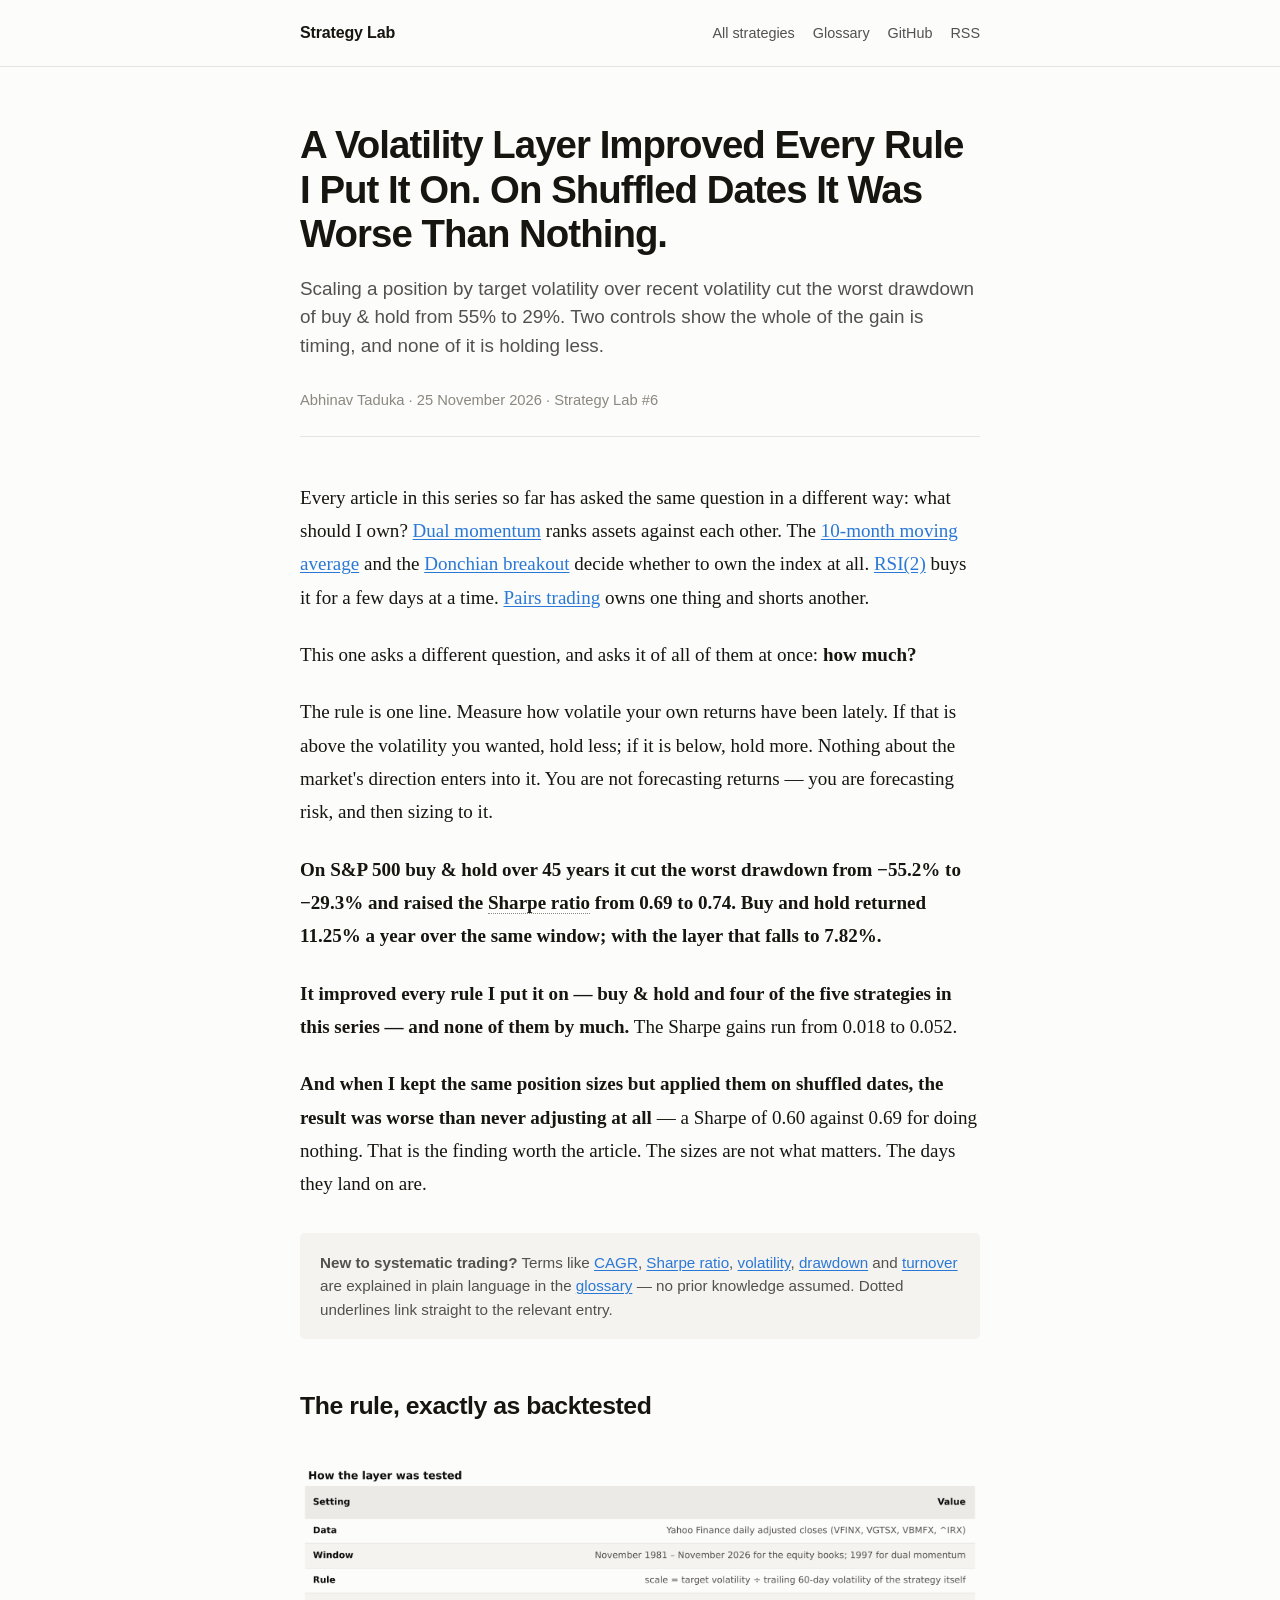
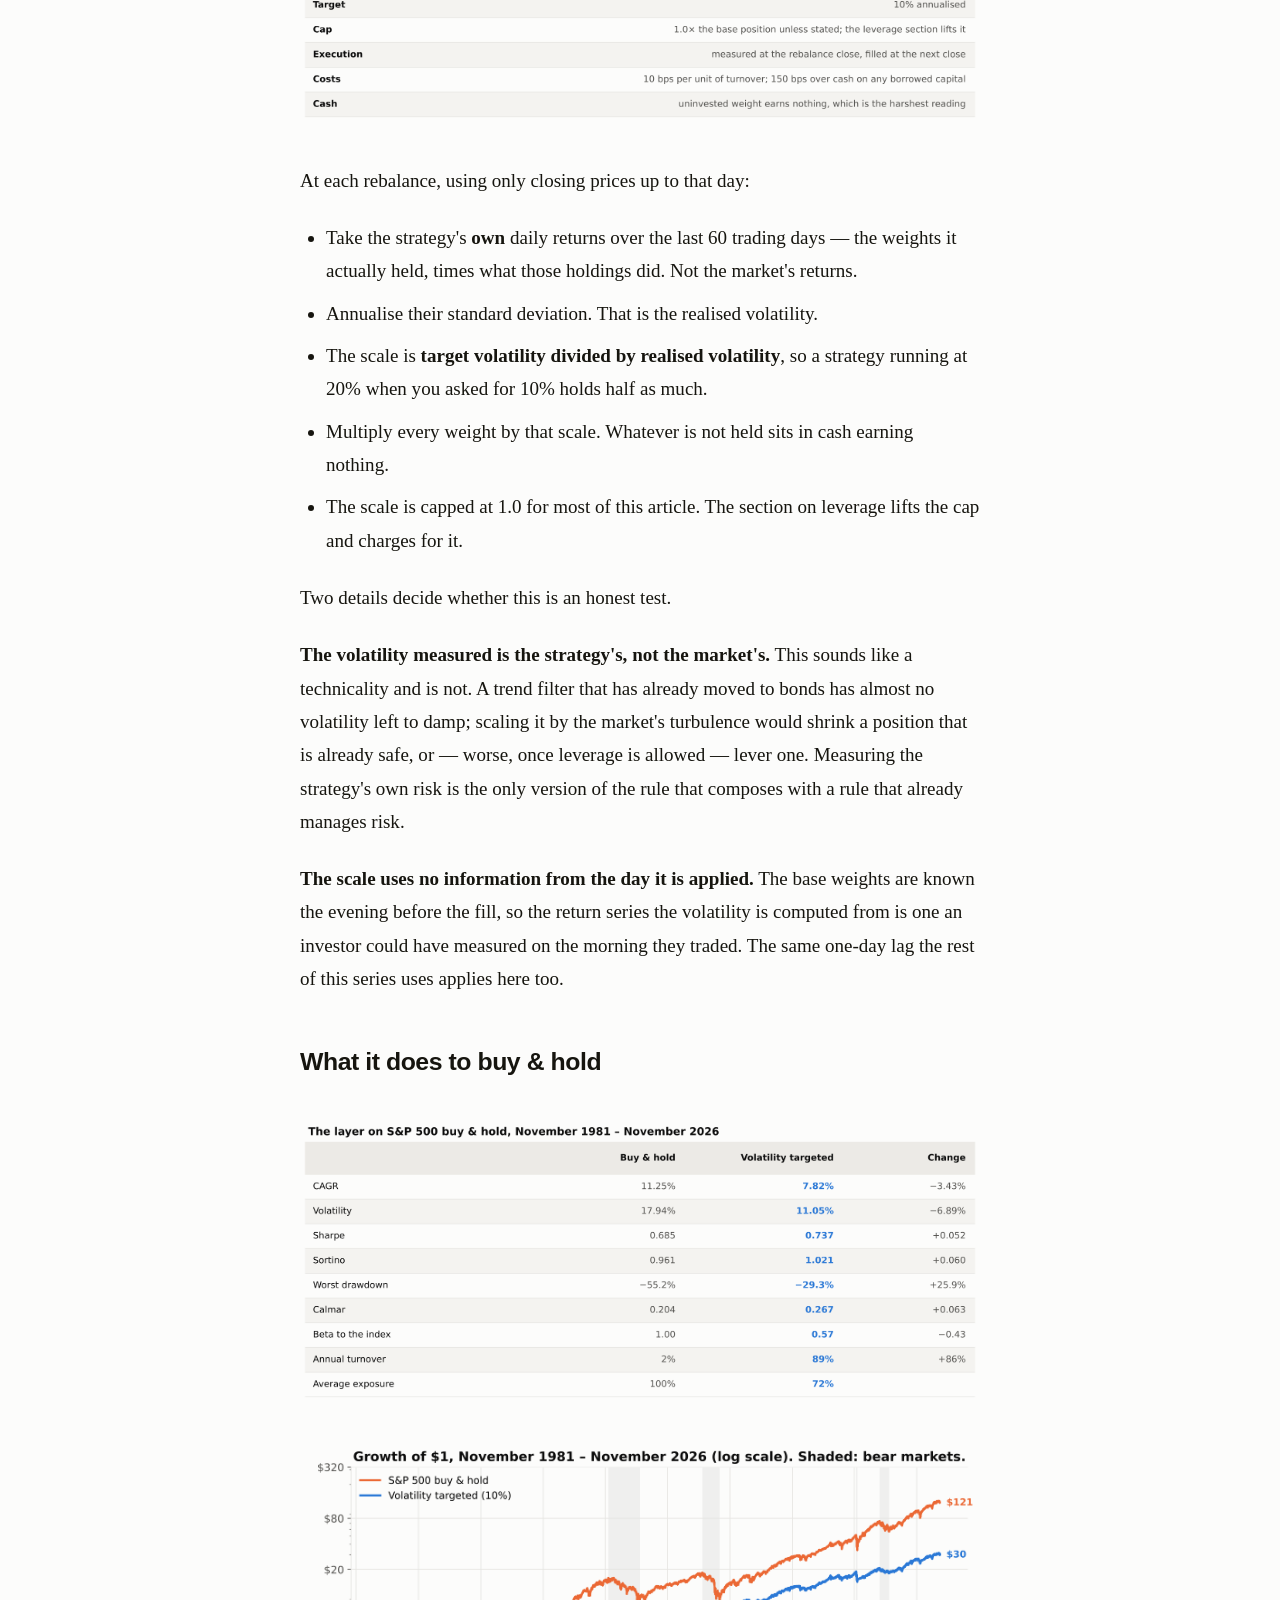
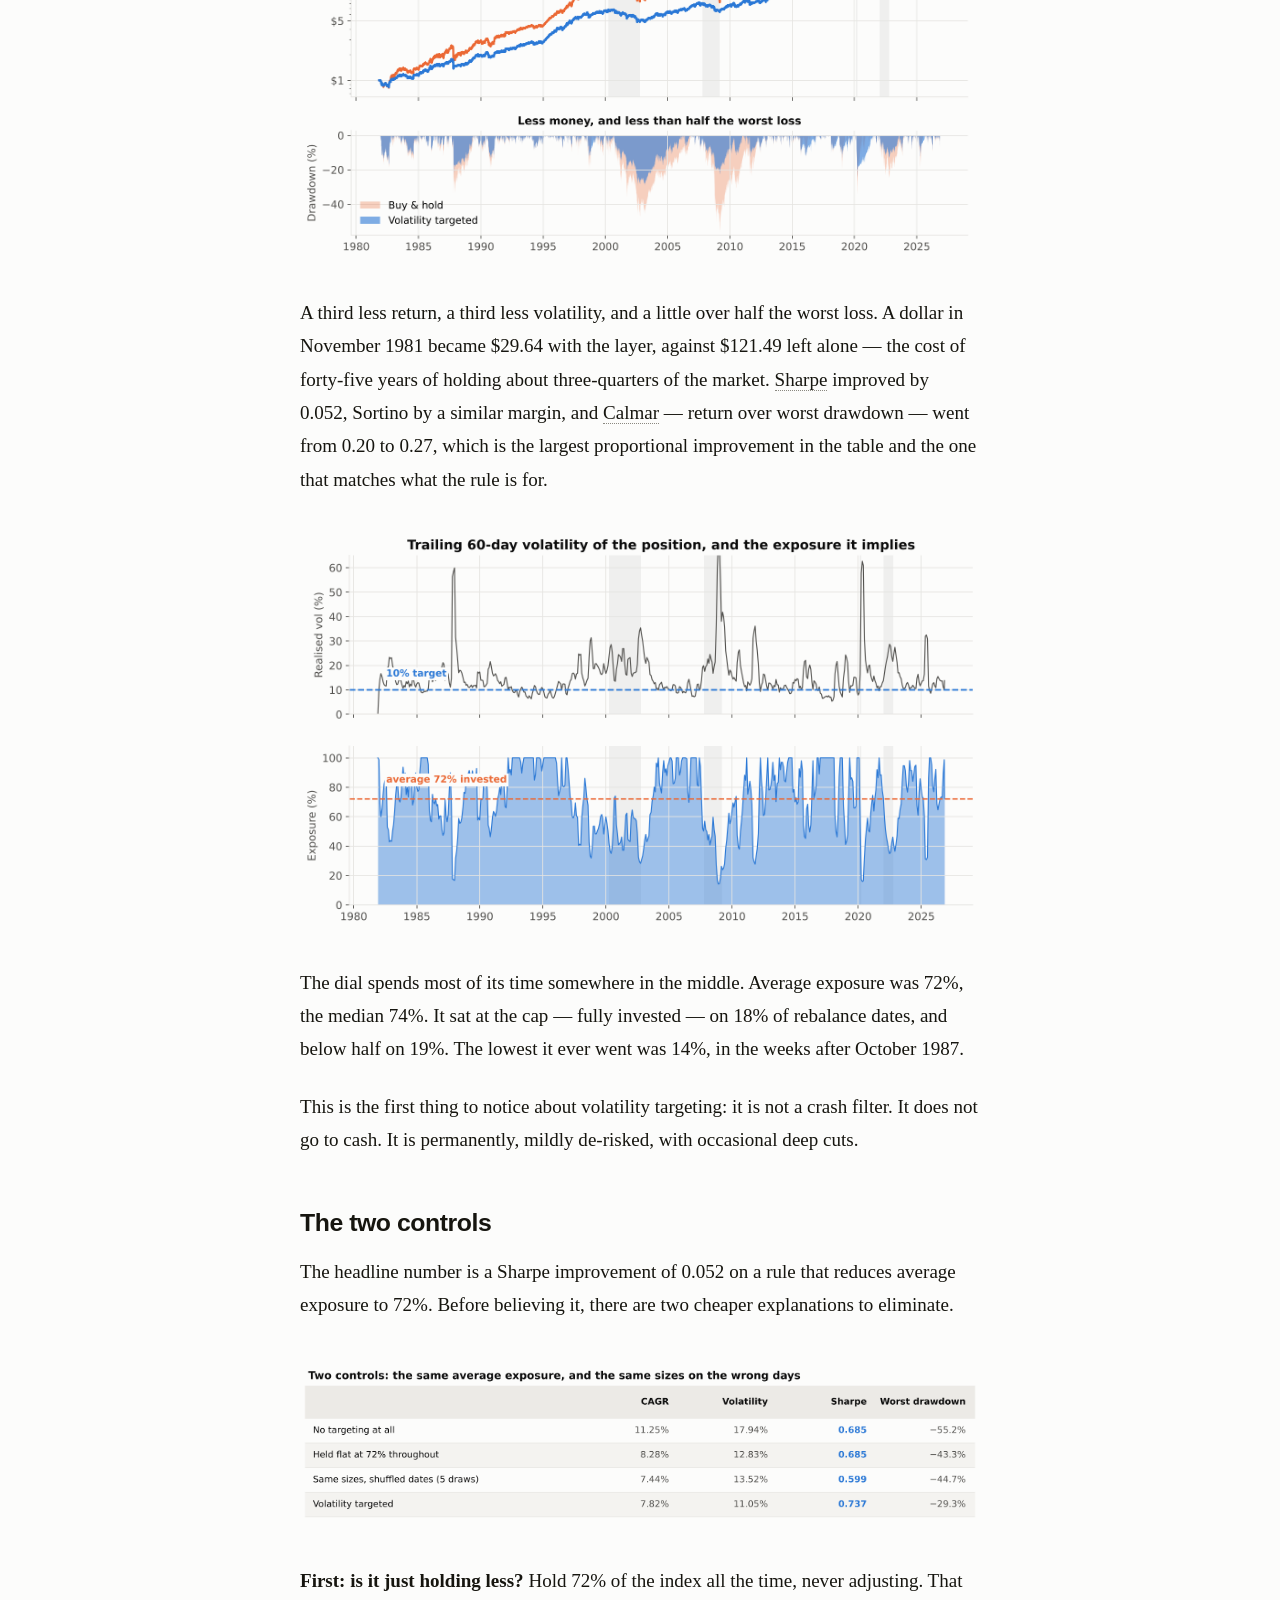
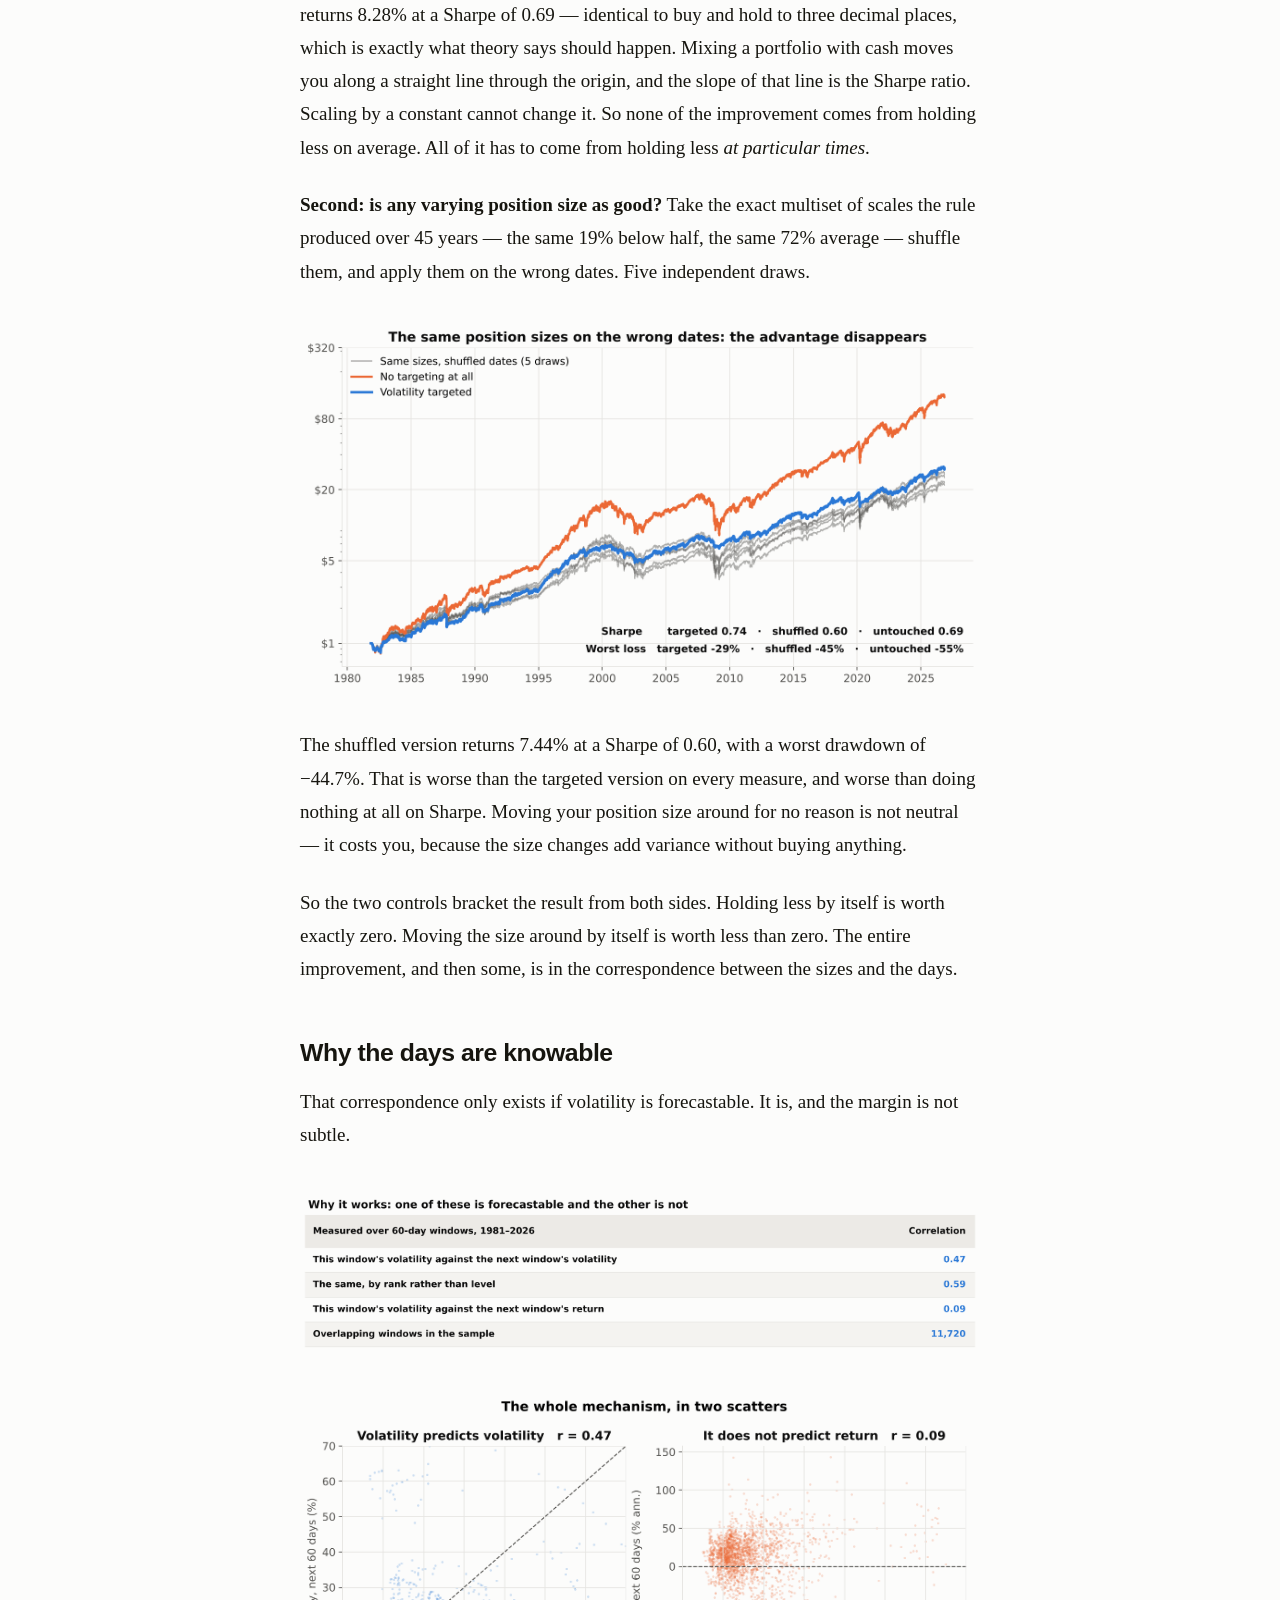
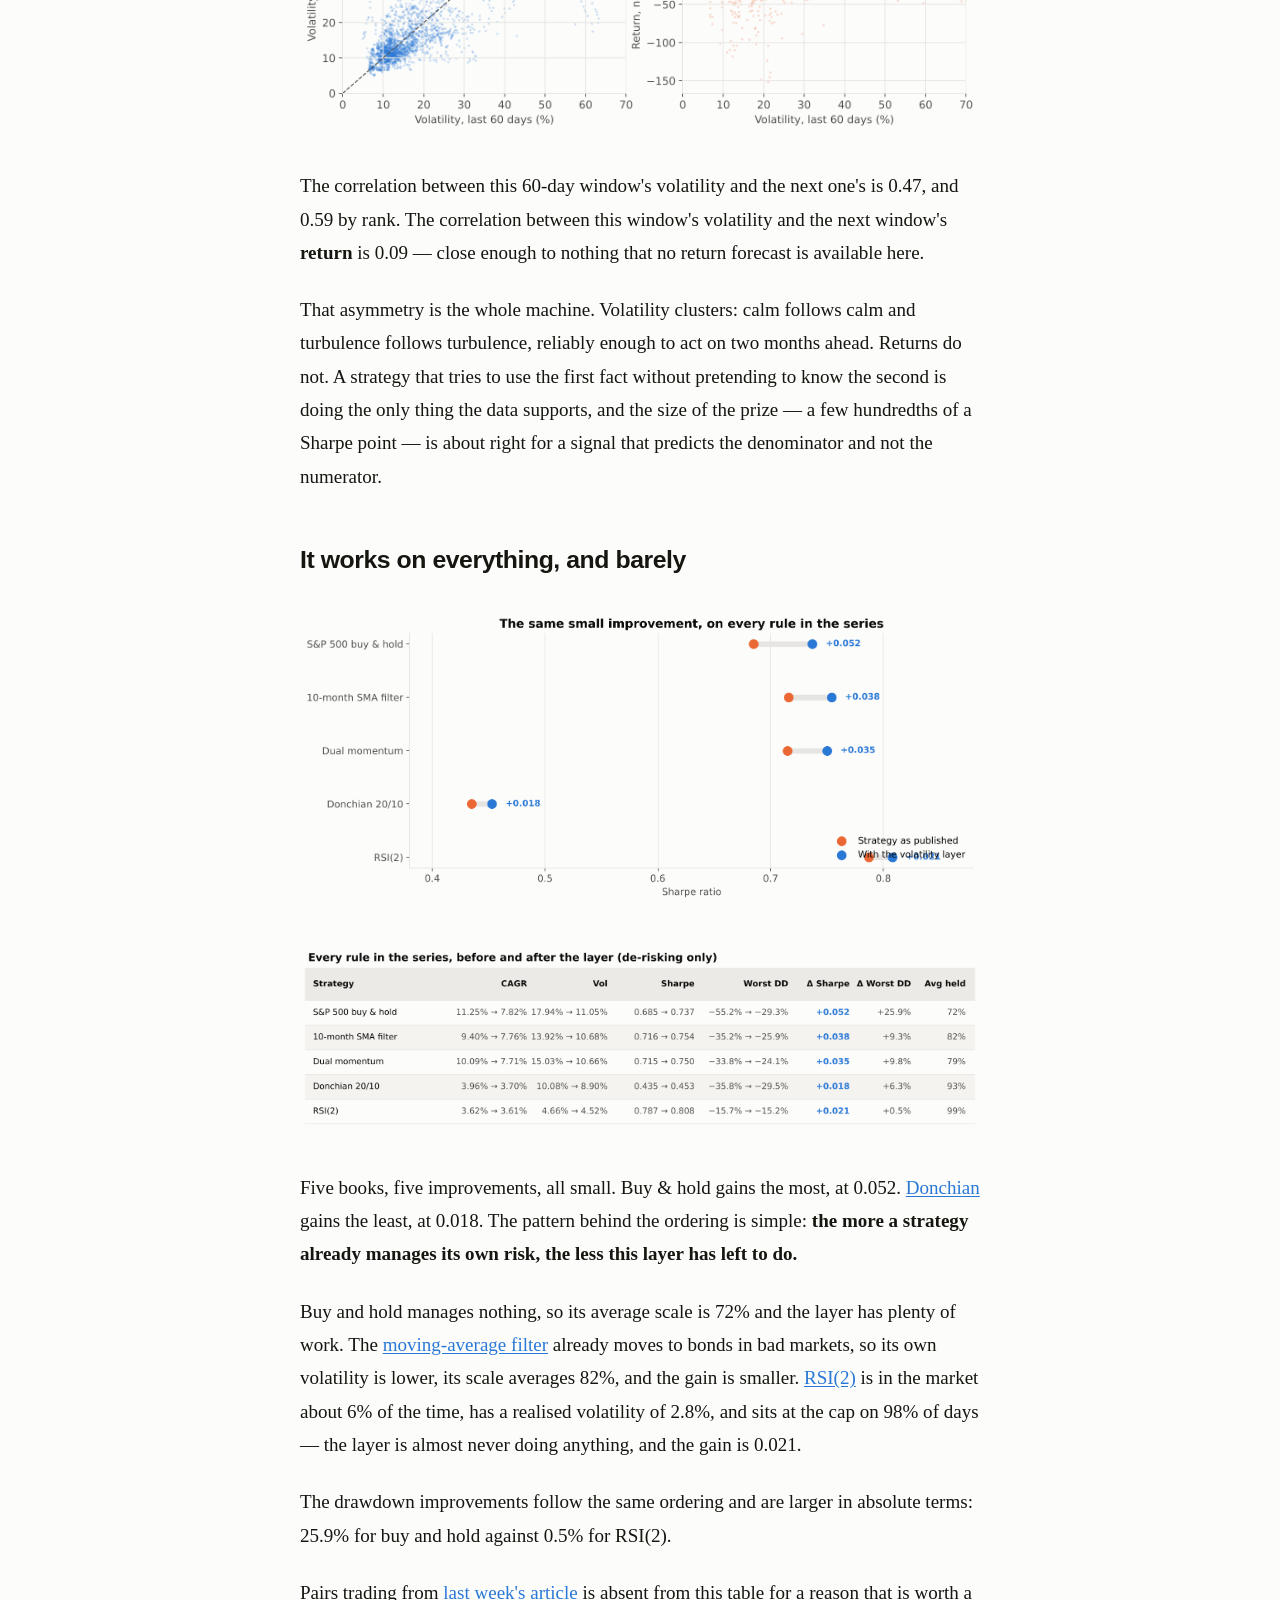
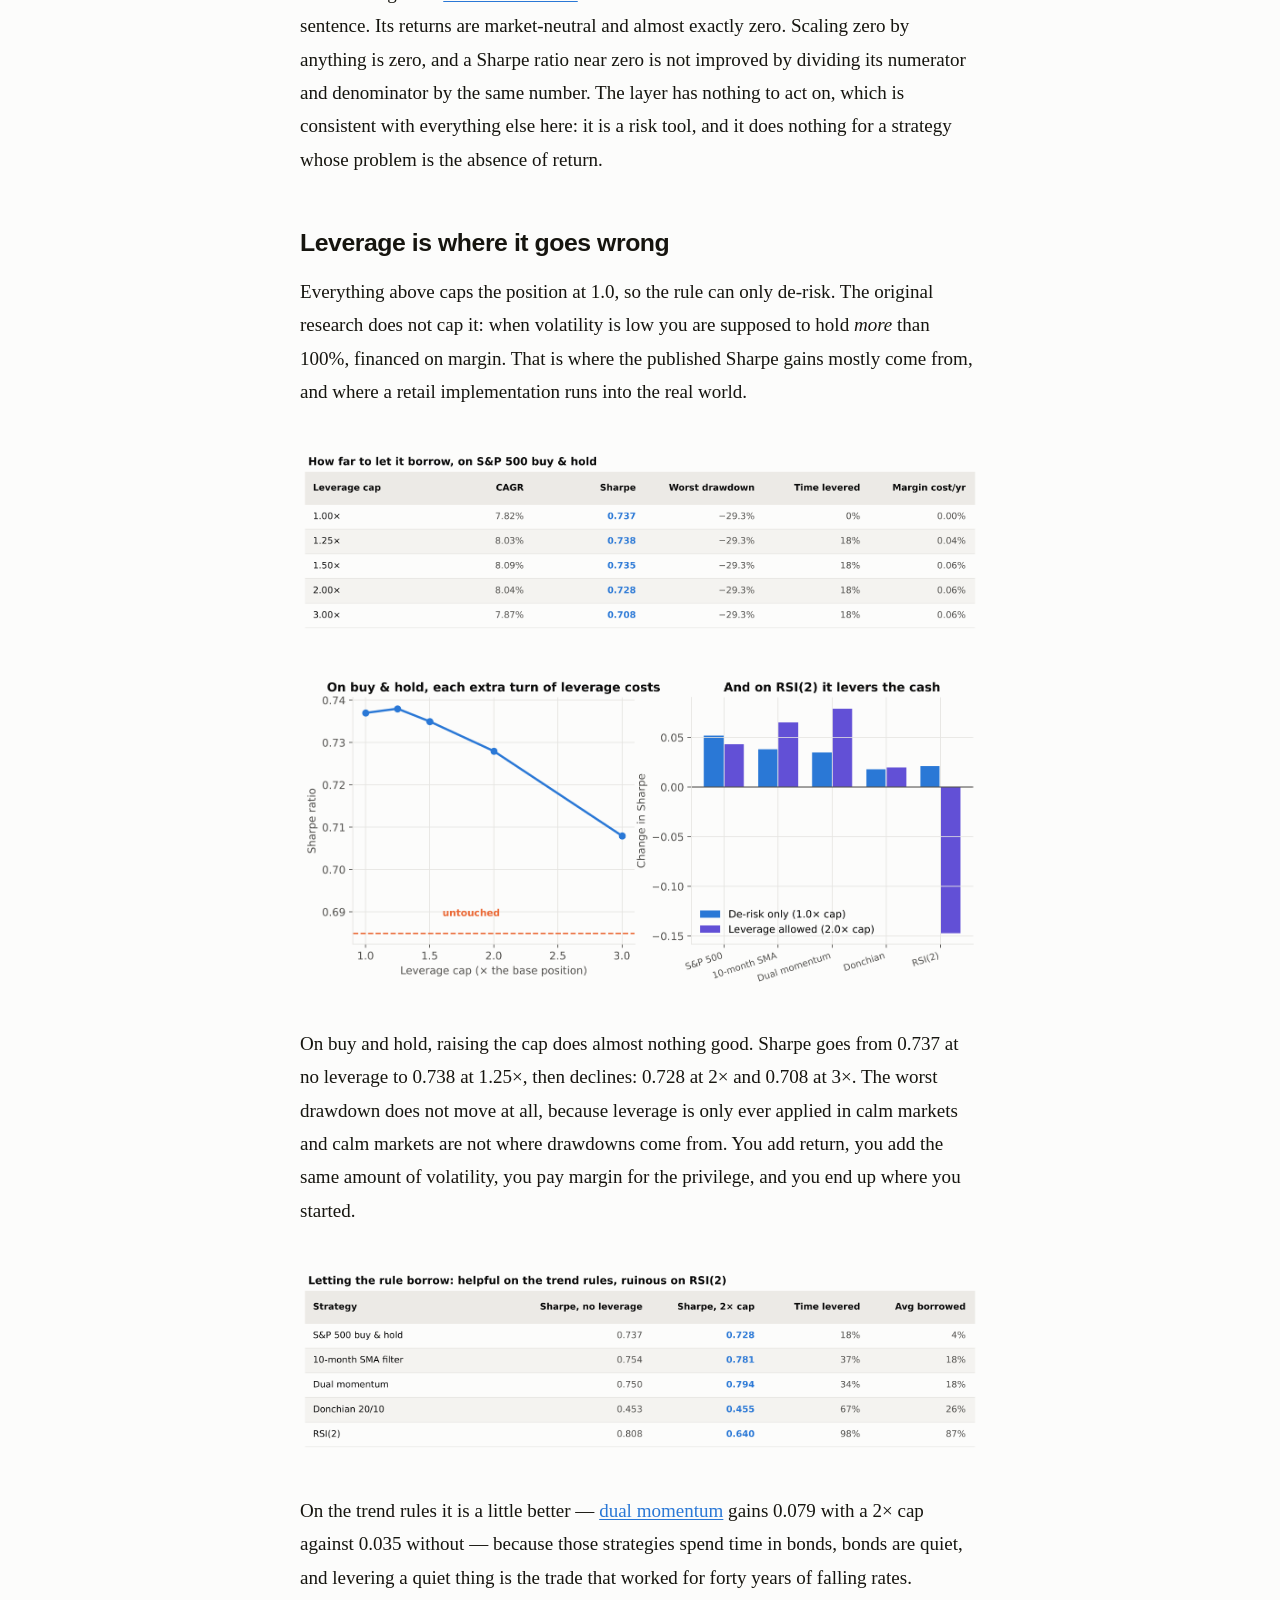
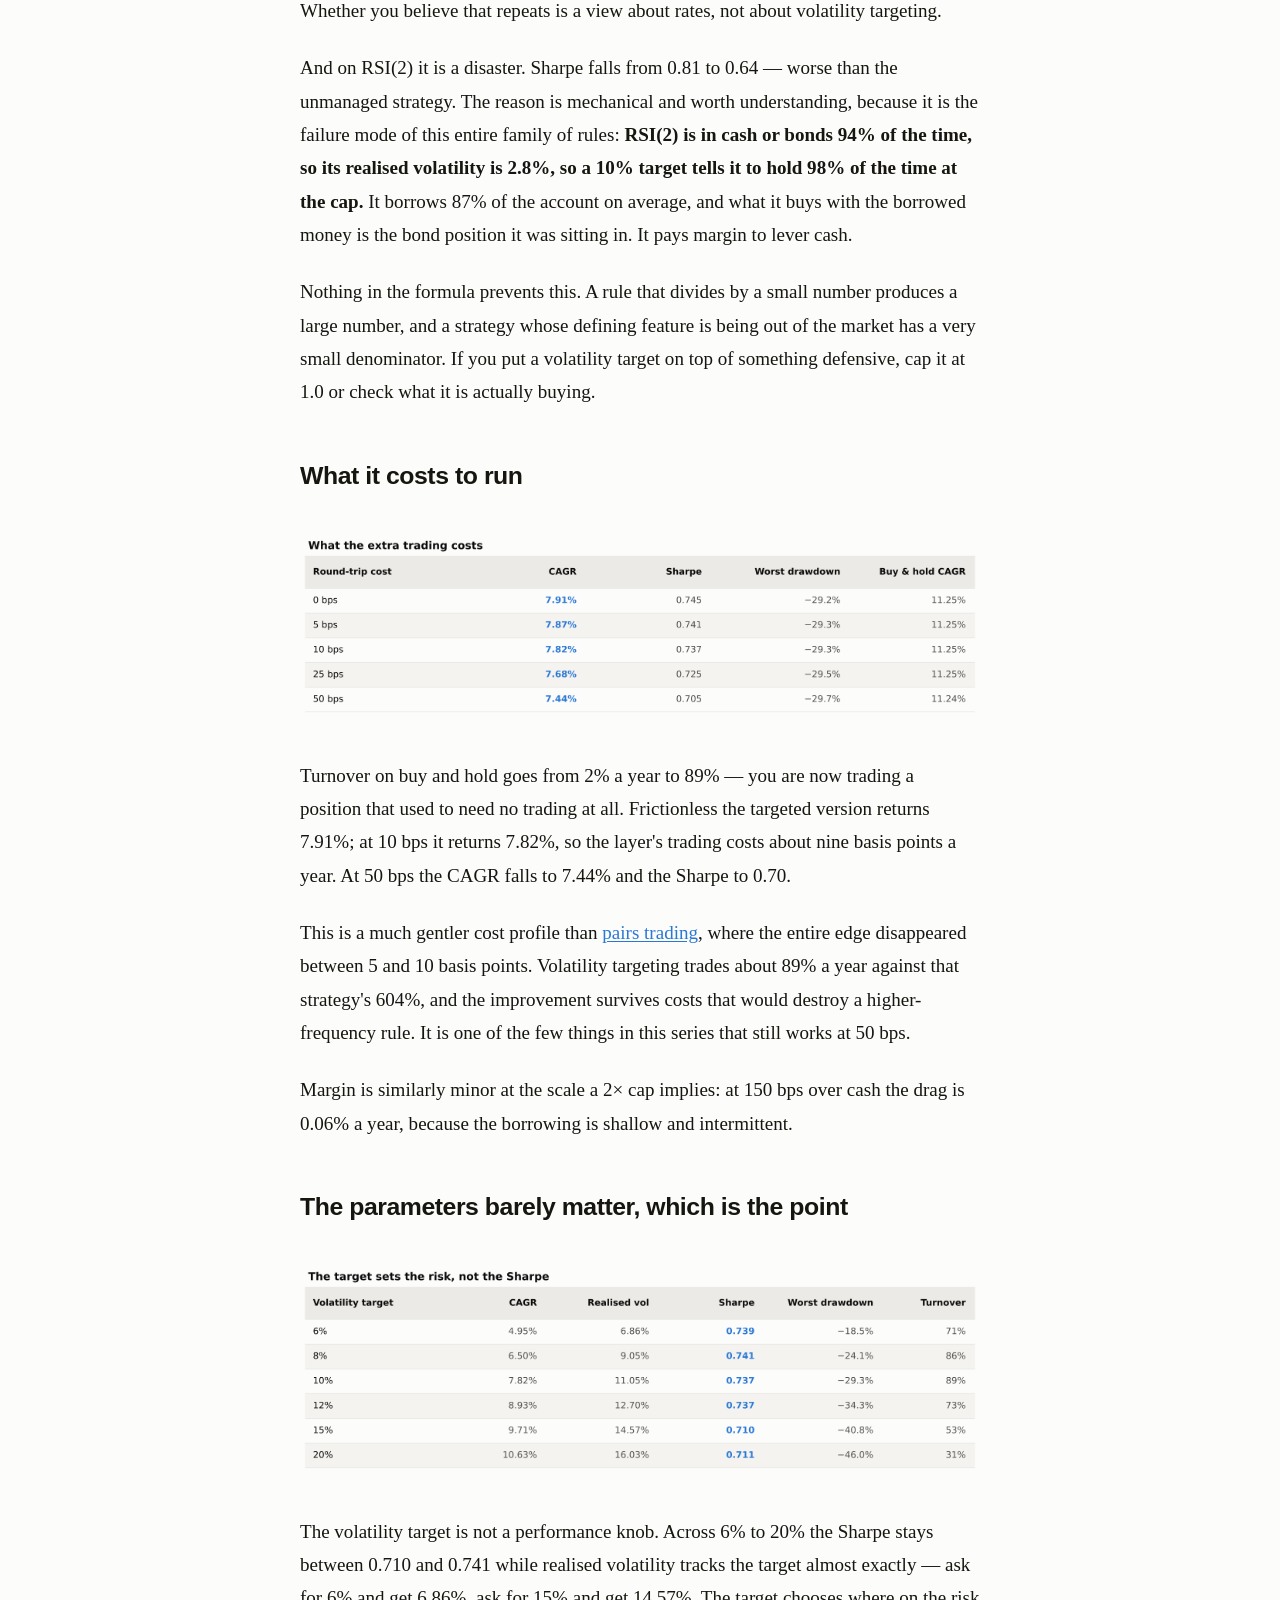
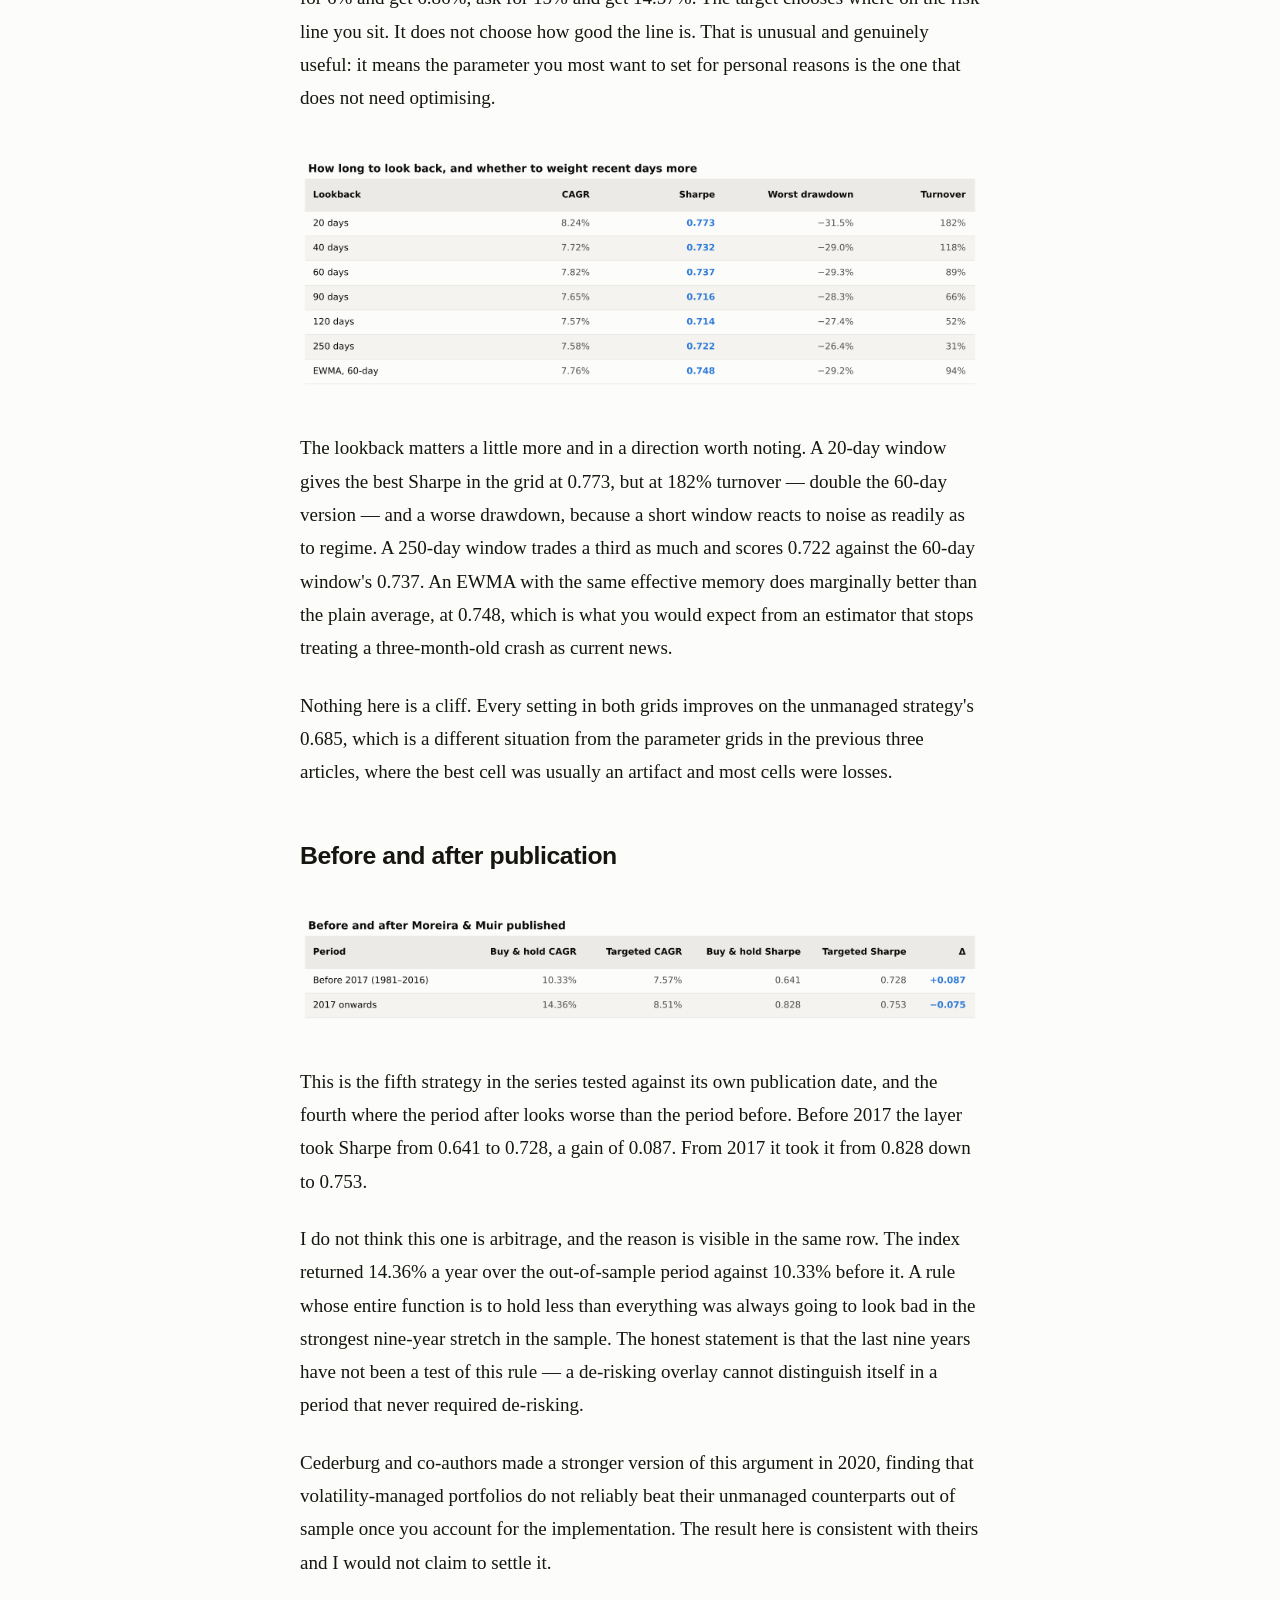
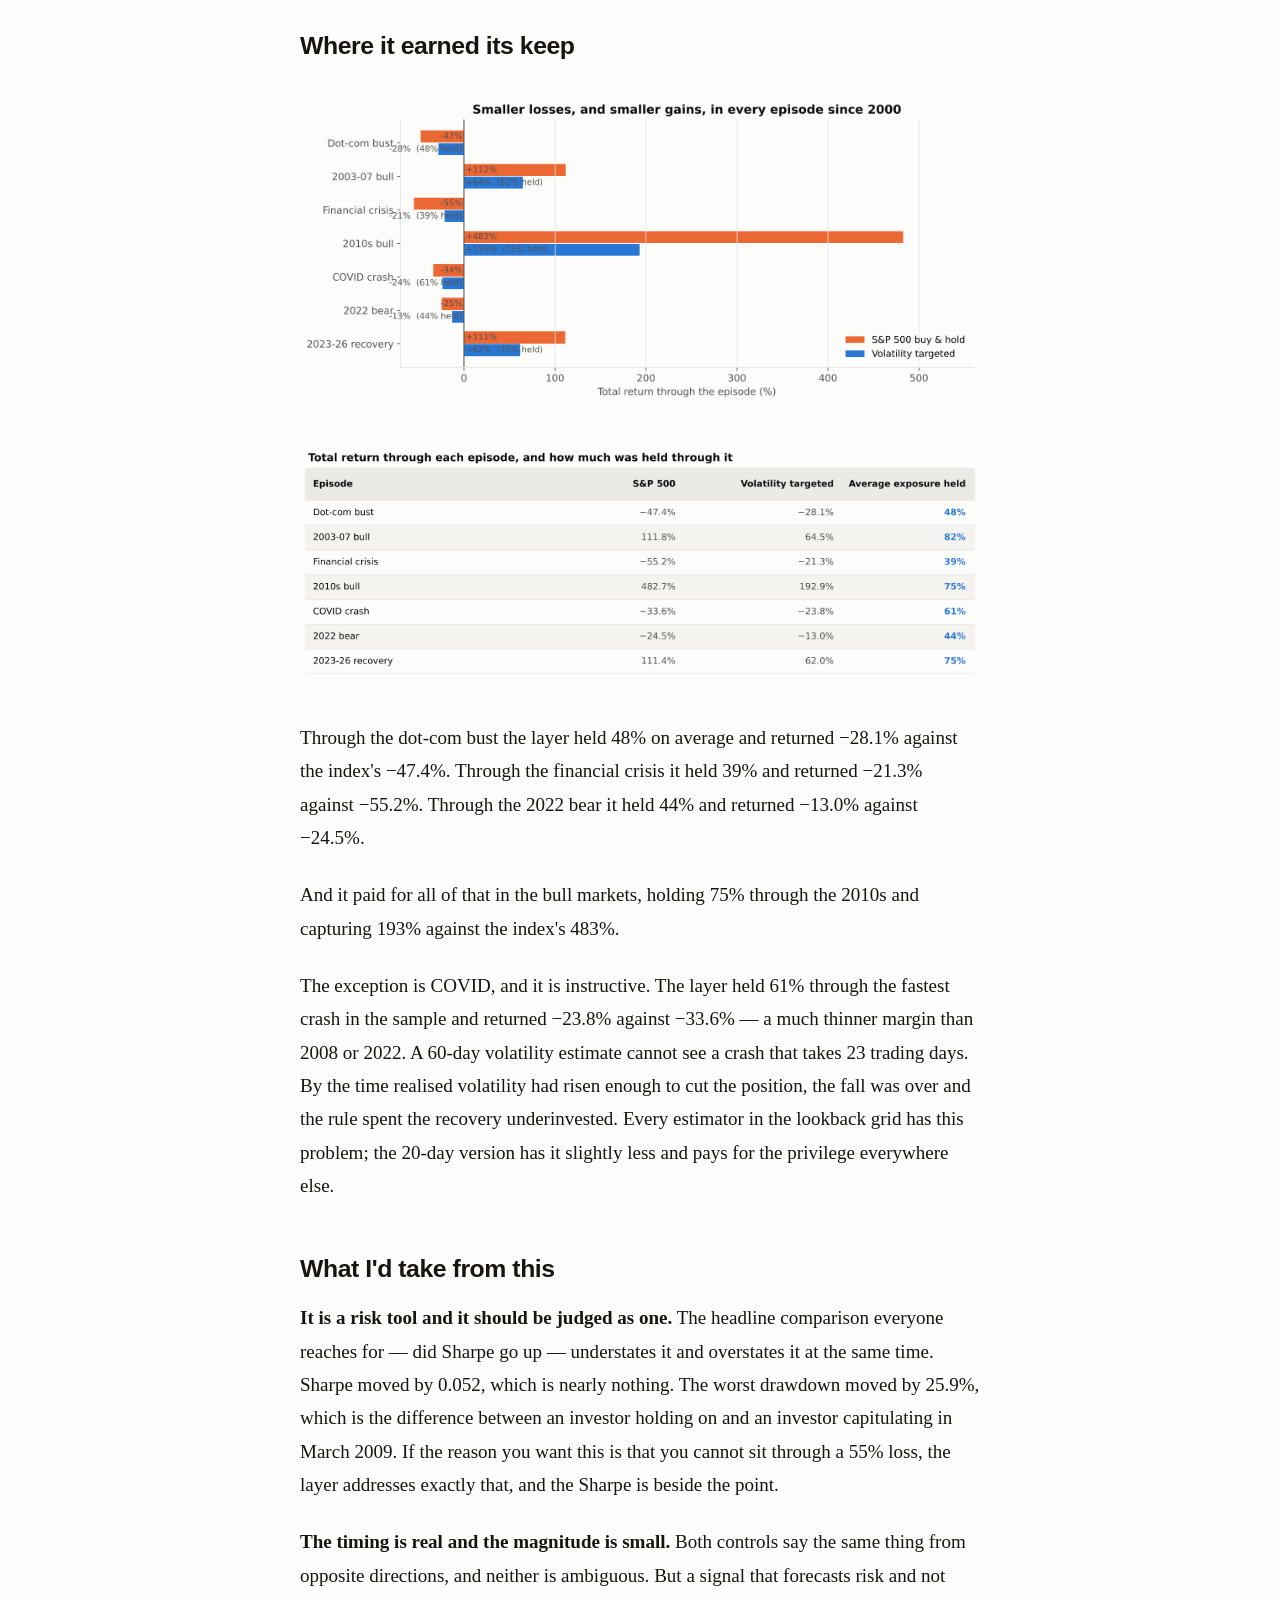
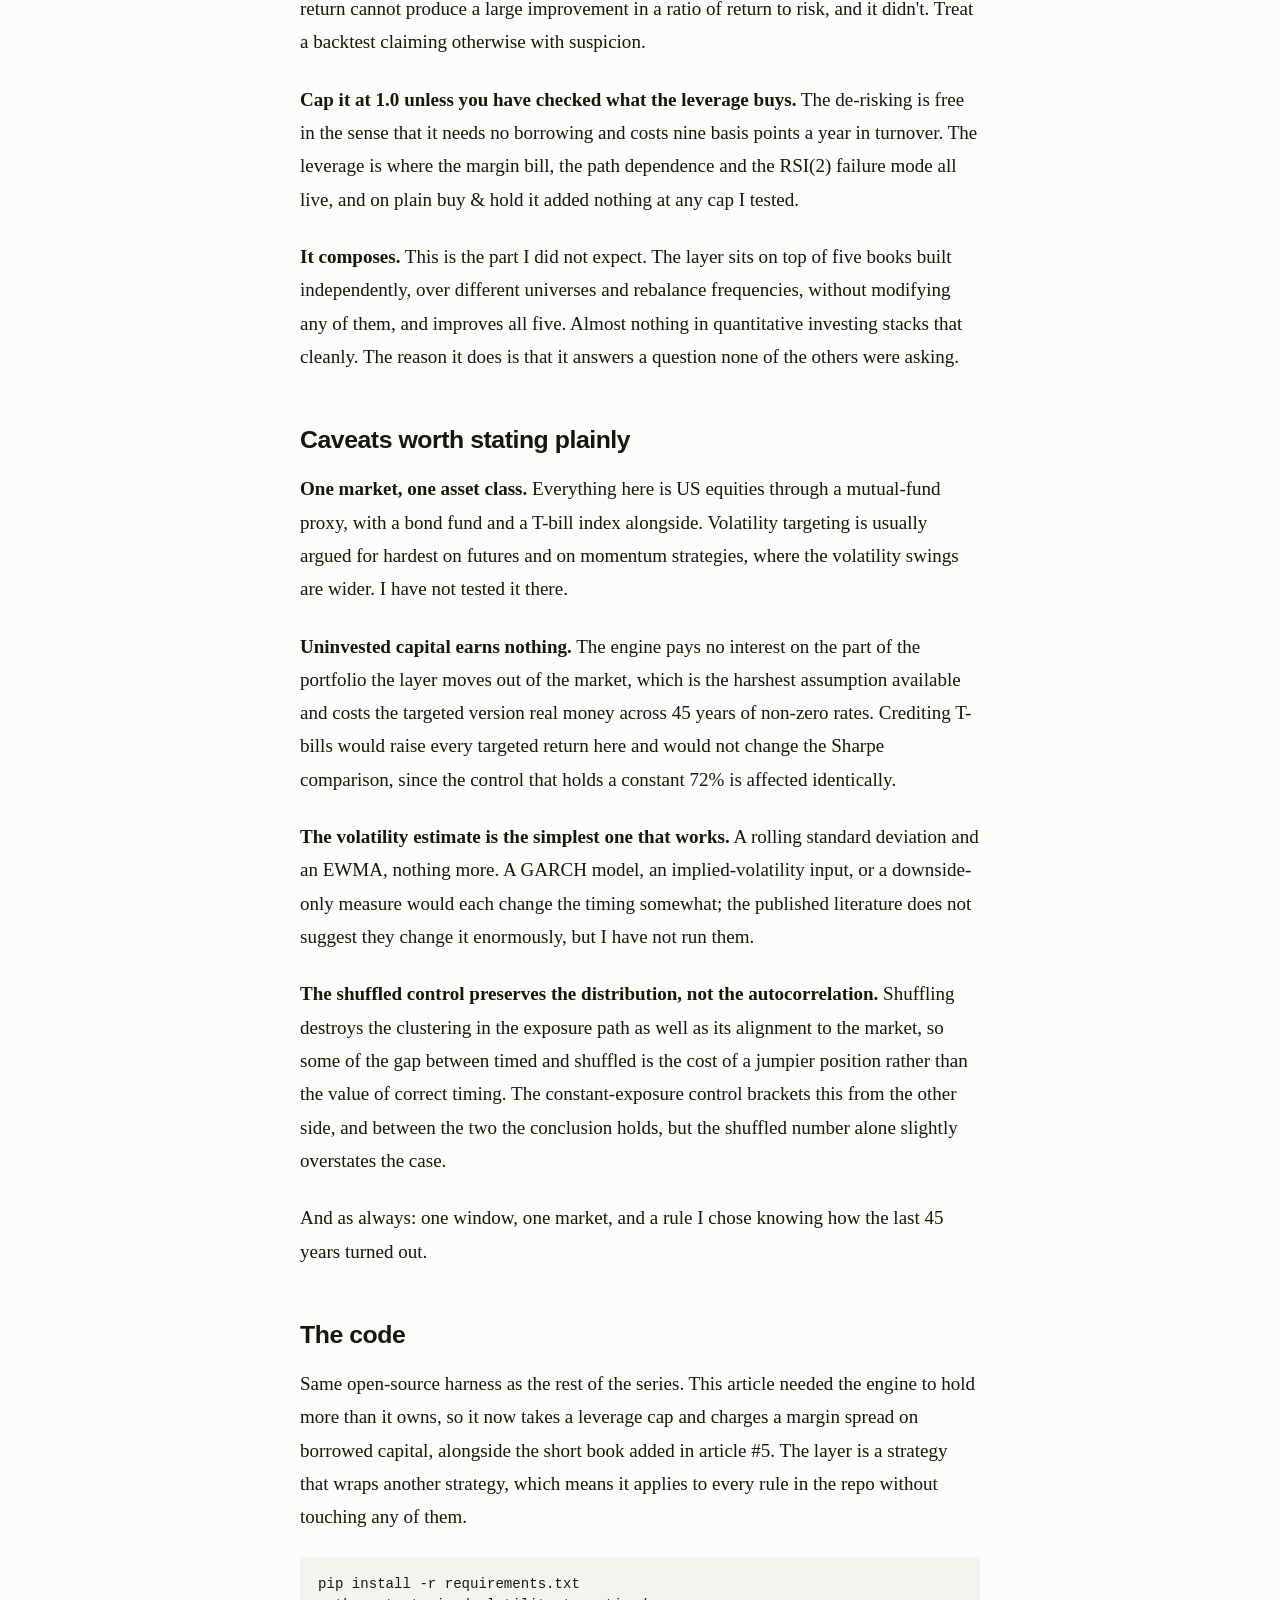
<file: volatility-targeting/index.html>
<!doctype html>
<html lang="en">
<head>
<meta charset="utf-8">
<meta name="viewport" content="width=device-width, initial-scale=1">
<title>A Volatility Layer Improved Every Rule I Put It On. On Shuffled Dates It Was Worse Than Nothing.</title>
<meta name="description" content="Volatility targeting backtested as a layer over buy and hold and four strategies from the Strategy Lab series, 1981-2026: the worst drawdown of buy and hold falls from 55% to 29%, Sharpe rises on all five books, and two controls show the gain comes entirely from the timing.">
<meta name="author" content="Abhinav Taduka">
<link rel="canonical" href="https://algostrategylab.github.io/volatility-targeting/">
<meta property="og:type" content="article">
<meta property="og:title" content="A Volatility Layer Improved Every Rule I Put It On. On Shuffled Dates It Was Worse Than Nothing.">
<meta property="og:description" content="Volatility targeting backtested as a layer over buy and hold and four strategies from the Strategy Lab series, 1981-2026: the worst drawdown of buy and hold falls from 55% to 29%, Sharpe rises on all five books, and two controls show the gain comes entirely from the timing.">
<meta property="og:image" content="https://algostrategylab.github.io/assets/charts/vt_c3_shuffled.png">
<meta property="og:url" content="https://algostrategylab.github.io/volatility-targeting/">
<meta name="twitter:card" content="summary_large_image">
<link rel="alternate" type="application/rss+xml" title="Strategy Lab" href="https://algostrategylab.github.io/feed.xml">
<link rel="stylesheet" href="../style.css">
</head>
<body>
<header class="site"><div class="wrap">
  <a class="brand" href="../">Strategy Lab</a>
  <nav><a href="../">All strategies</a><a href="../glossary/">Glossary</a><a href="https://github.com/AlgoStrategyLab/strategy-lab">GitHub</a><a href="../feed.xml">RSS</a></nav>
</div></header>

<div class="wrap">
<article>
<h1>A Volatility Layer Improved Every Rule I Put It On. On Shuffled Dates It Was Worse Than Nothing.</h1>
<p class="deck">Scaling a position by target volatility over recent volatility cut the worst drawdown of buy &amp; hold from 55% to 29%. Two controls show the whole of the gain is timing, and none of it is holding less.</p>
<p class="byline">Abhinav Taduka &middot; 25 November 2026 &middot; Strategy Lab #6</p>
<p>Every article in this series so far has asked the same question in a different way: what should I own? <a href="../dual-momentum/">Dual momentum</a> ranks assets against each other. The <a href="../sma-trend-filter/">10-month moving average</a> and the <a href="../donchian-breakout/">Donchian breakout</a> decide whether to own the index at all. <a href="../rsi2-mean-reversion/">RSI(2)</a> buys it for a few days at a time. <a href="../pairs-trading/">Pairs trading</a> owns one thing and shorts another.</p>
<p>This one asks a different question, and asks it of all of them at once: <strong>how much?</strong></p>
<p>The rule is one line. Measure how volatile your own returns have been lately. If that is above the volatility you wanted, hold less; if it is below, hold more. Nothing about the market's direction enters into it. You are not forecasting returns — you are forecasting risk, and then sizing to it.</p>
<p><strong>On S&amp;P 500 buy &amp; hold over 45 years it cut the worst drawdown from −55.2% to −29.3% and raised the <a class="gl" href="../glossary/#sharpe">Sharpe ratio</a> from 0.69 to 0.74. Buy and hold returned 11.25% a year over the same window; with the layer that falls to 7.82%.</strong></p>
<p><strong>It improved every rule I put it on — buy &amp; hold and four of the five strategies in this series — and none of them by much.</strong> The Sharpe gains run from 0.018 to 0.052.</p>
<p><strong>And when I kept the same position sizes but applied them on shuffled dates, the result was worse than never adjusting at all</strong> — a Sharpe of 0.60 against 0.69 for doing nothing. That is the finding worth the article. The sizes are not what matters. The days they land on are.</p>
<p class="note"><strong>New to systematic trading?</strong> Terms like <a href="../glossary/#cagr">CAGR</a>, <a href="../glossary/#sharpe">Sharpe ratio</a>, <a href="../glossary/#volatility">volatility</a>, <a href="../glossary/#drawdown">drawdown</a> and <a href="../glossary/#turnover">turnover</a> are explained in plain language in the <a href="../glossary/">glossary</a> — no prior knowledge assumed. Dotted underlines link straight to the relevant entry.</p>
<h2>The rule, exactly as backtested</h2>
<figure><img src="../assets/tables/vt_t_setup.png" alt="How the layer was tested"></figure>

<p>At each rebalance, using only closing prices up to that day:</p>
<ul>
<li>Take the strategy's <strong>own</strong> daily returns over the last 60 trading days — the weights it actually held, times what those holdings did. Not the market's returns.</li>
<li>Annualise their standard deviation. That is the realised volatility.</li>
<li>The scale is <strong>target volatility divided by realised volatility</strong>, so a strategy running at 20% when you asked for 10% holds half as much.</li>
<li>Multiply every weight by that scale. Whatever is not held sits in cash earning nothing.</li>
<li>The scale is capped at 1.0 for most of this article. The section on leverage lifts the cap and charges for it.</li>
</ul>
<p>Two details decide whether this is an honest test.</p>
<p><strong>The volatility measured is the strategy's, not the market's.</strong> This sounds like a technicality and is not. A trend filter that has already moved to bonds has almost no volatility left to damp; scaling it by the market's turbulence would shrink a position that is already safe, or — worse, once leverage is allowed — lever one. Measuring the strategy's own risk is the only version of the rule that composes with a rule that already manages risk.</p>
<p><strong>The scale uses no information from the day it is applied.</strong> The base weights are known the evening before the fill, so the return series the volatility is computed from is one an investor could have measured on the morning they traded. The same one-day lag the rest of this series uses applies here too.</p>
<h2>What it does to buy &amp; hold</h2>
<figure><img src="../assets/tables/vt_t_headline.png" alt="The layer on S&amp;P 500 buy &amp; hold, November 1981 – November 2026"></figure>

<figure><img src="../assets/charts/vt_c1_equity.png" alt="Forty-five years of compounding, log scale, with drawdowns underneath."></figure>

<p>A third less return, a third less volatility, and a little over half the worst loss. A dollar in November 1981 became $29.64 with the layer, against $121.49 left alone — the cost of forty-five years of holding about three-quarters of the market. <a class="gl" href="../glossary/#sharpe">Sharpe</a> improved by 0.052, Sortino by a similar margin, and <a class="gl" href="../glossary/#calmar">Calmar</a> — return over worst drawdown — went from 0.20 to 0.27, which is the largest proportional improvement in the table and the one that matches what the rule is for.</p>
<figure><img src="../assets/charts/vt_c2_scale.png" alt="The volatility being measured, and the exposure it implies, 1981–2026."></figure>

<p>The dial spends most of its time somewhere in the middle. Average exposure was 72%, the median 74%. It sat at the cap — fully invested — on 18% of rebalance dates, and below half on 19%. The lowest it ever went was 14%, in the weeks after October 1987.</p>
<p>This is the first thing to notice about volatility targeting: it is not a crash filter. It does not go to cash. It is permanently, mildly de-risked, with occasional deep cuts.</p>
<h2>The two controls</h2>
<p>The headline number is a Sharpe improvement of 0.052 on a rule that reduces average exposure to 72%. Before believing it, there are two cheaper explanations to eliminate.</p>
<figure><img src="../assets/tables/vt_t_controls.png" alt="Two controls: the same average exposure, and the same sizes on the wrong days"></figure>

<p><strong>First: is it just holding less?</strong> Hold 72% of the index all the time, never adjusting. That returns 8.28% at a Sharpe of 0.69 — identical to buy and hold to three decimal places, which is exactly what theory says should happen. Mixing a portfolio with cash moves you along a straight line through the origin, and the slope of that line is the Sharpe ratio. Scaling by a constant cannot change it. So none of the improvement comes from holding less on average. All of it has to come from holding less <em>at particular times</em>.</p>
<p><strong>Second: is any varying position size as good?</strong> Take the exact multiset of scales the rule produced over 45 years — the same 19% below half, the same 72% average — shuffle them, and apply them on the wrong dates. Five independent draws.</p>
<figure><img src="../assets/charts/vt_c3_shuffled.png" alt="Timed against five shuffled draws and against leaving the position alone."></figure>

<p>The shuffled version returns 7.44% at a Sharpe of 0.60, with a worst drawdown of −44.7%. That is worse than the targeted version on every measure, and worse than doing nothing at all on Sharpe. Moving your position size around for no reason is not neutral — it costs you, because the size changes add variance without buying anything.</p>
<p>So the two controls bracket the result from both sides. Holding less by itself is worth exactly zero. Moving the size around by itself is worth less than zero. The entire improvement, and then some, is in the correspondence between the sizes and the days.</p>
<h2>Why the days are knowable</h2>
<p>That correspondence only exists if volatility is forecastable. It is, and the margin is not subtle.</p>
<figure><img src="../assets/tables/vt_t_persistence.png" alt="Why it works: one of these is forecastable and the other is not"></figure>

<figure><img src="../assets/charts/vt_c5_persistence.png" alt="Sixty-day windows, 1981–2026."></figure>

<p>The correlation between this 60-day window's volatility and the next one's is 0.47, and 0.59 by rank. The correlation between this window's volatility and the next window's <strong>return</strong> is 0.09 — close enough to nothing that no return forecast is available here.</p>
<p>That asymmetry is the whole machine. Volatility clusters: calm follows calm and turbulence follows turbulence, reliably enough to act on two months ahead. Returns do not. A strategy that tries to use the first fact without pretending to know the second is doing the only thing the data supports, and the size of the prize — a few hundredths of a Sharpe point — is about right for a signal that predicts the denominator and not the numerator.</p>
<h2>It works on everything, and barely</h2>
<figure><img src="../assets/charts/vt_c4_layer.png" alt="Every strategy in the series, before and after the layer."></figure>

<figure><img src="../assets/tables/vt_t_layer.png" alt="Every rule in the series, before and after the layer (de-risking only)"></figure>

<p>Five books, five improvements, all small. Buy &amp; hold gains the most, at 0.052. <a href="../donchian-breakout/">Donchian</a> gains the least, at 0.018. The pattern behind the ordering is simple: <strong>the more a strategy already manages its own risk, the less this layer has left to do.</strong></p>
<p>Buy and hold manages nothing, so its average scale is 72% and the layer has plenty of work. The <a href="../sma-trend-filter/">moving-average filter</a> already moves to bonds in bad markets, so its own volatility is lower, its scale averages 82%, and the gain is smaller. <a href="../rsi2-mean-reversion/">RSI(2)</a> is in the market about 6% of the time, has a realised volatility of 2.8%, and sits at the cap on 98% of days — the layer is almost never doing anything, and the gain is 0.021.</p>
<p>The drawdown improvements follow the same ordering and are larger in absolute terms: 25.9% for buy and hold against 0.5% for RSI(2).</p>
<p>Pairs trading from <a href="../pairs-trading/">last week's article</a> is absent from this table for a reason that is worth a sentence. Its returns are market-neutral and almost exactly zero. Scaling zero by anything is zero, and a Sharpe ratio near zero is not improved by dividing its numerator and denominator by the same number. The layer has nothing to act on, which is consistent with everything else here: it is a risk tool, and it does nothing for a strategy whose problem is the absence of return.</p>
<h2>Leverage is where it goes wrong</h2>
<p>Everything above caps the position at 1.0, so the rule can only de-risk. The original research does not cap it: when volatility is low you are supposed to hold <em>more</em> than 100%, financed on margin. That is where the published Sharpe gains mostly come from, and where a retail implementation runs into the real world.</p>
<figure><img src="../assets/tables/vt_t_cap.png" alt="How far to let it borrow, on S&amp;P 500 buy &amp; hold"></figure>

<figure><img src="../assets/charts/vt_c6_leverage.png" alt="What raising the cap does, and what it does to RSI(2)."></figure>

<p>On buy and hold, raising the cap does almost nothing good. Sharpe goes from 0.737 at no leverage to 0.738 at 1.25×, then declines: 0.728 at 2× and 0.708 at 3×. The worst drawdown does not move at all, because leverage is only ever applied in calm markets and calm markets are not where drawdowns come from. You add return, you add the same amount of volatility, you pay margin for the privilege, and you end up where you started.</p>
<figure><img src="../assets/tables/vt_t_leverage.png" alt="Letting the rule borrow: helpful on the trend rules, ruinous on RSI(2)"></figure>

<p>On the trend rules it is a little better — <a href="../dual-momentum/">dual momentum</a> gains 0.079 with a 2× cap against 0.035 without — because those strategies spend time in bonds, bonds are quiet, and levering a quiet thing is the trade that worked for forty years of falling rates. Whether you believe that repeats is a view about rates, not about volatility targeting.</p>
<p>And on RSI(2) it is a disaster. Sharpe falls from 0.81 to 0.64 — worse than the unmanaged strategy. The reason is mechanical and worth understanding, because it is the failure mode of this entire family of rules: <strong>RSI(2) is in cash or bonds 94% of the time, so its realised volatility is 2.8%, so a 10% target tells it to hold 98% of the time at the cap.</strong> It borrows 87% of the account on average, and what it buys with the borrowed money is the bond position it was sitting in. It pays margin to lever cash.</p>
<p>Nothing in the formula prevents this. A rule that divides by a small number produces a large number, and a strategy whose defining feature is being out of the market has a very small denominator. If you put a volatility target on top of something defensive, cap it at 1.0 or check what it is actually buying.</p>
<h2>What it costs to run</h2>
<figure><img src="../assets/tables/vt_t_costs.png" alt="What the extra trading costs"></figure>

<p>Turnover on buy and hold goes from 2% a year to 89% — you are now trading a position that used to need no trading at all. Frictionless the targeted version returns 7.91%; at 10 bps it returns 7.82%, so the layer's trading costs about nine basis points a year. At 50 bps the CAGR falls to 7.44% and the Sharpe to 0.70.</p>
<p>This is a much gentler cost profile than <a href="../pairs-trading/">pairs trading</a>, where the entire edge disappeared between 5 and 10 basis points. Volatility targeting trades about 89% a year against that strategy's 604%, and the improvement survives costs that would destroy a higher-frequency rule. It is one of the few things in this series that still works at 50 bps.</p>
<p>Margin is similarly minor at the scale a 2× cap implies: at 150 bps over cash the drag is 0.06% a year, because the borrowing is shallow and intermittent.</p>
<h2>The parameters barely matter, which is the point</h2>
<figure><img src="../assets/tables/vt_t_target.png" alt="The target sets the risk, not the Sharpe"></figure>

<p>The volatility target is not a performance knob. Across 6% to 20% the Sharpe stays between 0.710 and 0.741 while realised volatility tracks the target almost exactly — ask for 6% and get 6.86%, ask for 15% and get 14.57%. The target chooses where on the risk line you sit. It does not choose how good the line is. That is unusual and genuinely useful: it means the parameter you most want to set for personal reasons is the one that does not need optimising.</p>
<figure><img src="../assets/tables/vt_t_lookback.png" alt="How long to look back, and whether to weight recent days more"></figure>

<p>The lookback matters a little more and in a direction worth noting. A 20-day window gives the best Sharpe in the grid at 0.773, but at 182% turnover — double the 60-day version — and a worse drawdown, because a short window reacts to noise as readily as to regime. A 250-day window trades a third as much and scores 0.722 against the 60-day window's 0.737. An EWMA with the same effective memory does marginally better than the plain average, at 0.748, which is what you would expect from an estimator that stops treating a three-month-old crash as current news.</p>
<p>Nothing here is a cliff. Every setting in both grids improves on the unmanaged strategy's 0.685, which is a different situation from the parameter grids in the previous three articles, where the best cell was usually an artifact and most cells were losses.</p>
<h2>Before and after publication</h2>
<figure><img src="../assets/tables/vt_t_inout.png" alt="Before and after Moreira &amp; Muir published"></figure>

<p>This is the fifth strategy in the series tested against its own publication date, and the fourth where the period after looks worse than the period before. Before 2017 the layer took Sharpe from 0.641 to 0.728, a gain of 0.087. From 2017 it took it from 0.828 down to 0.753.</p>
<p>I do not think this one is arbitrage, and the reason is visible in the same row. The index returned 14.36% a year over the out-of-sample period against 10.33% before it. A rule whose entire function is to hold less than everything was always going to look bad in the strongest nine-year stretch in the sample. The honest statement is that the last nine years have not been a test of this rule — a de-risking overlay cannot distinguish itself in a period that never required de-risking.</p>
<p>Cederburg and co-authors made a stronger version of this argument in 2020, finding that volatility-managed portfolios do not reliably beat their unmanaged counterparts out of sample once you account for the implementation. The result here is consistent with theirs and I would not claim to settle it.</p>
<h2>Where it earned its keep</h2>
<figure><img src="../assets/charts/vt_c7_episodes.png" alt="Every episode since 2000."></figure>

<figure><img src="../assets/tables/vt_t_episodes.png" alt="Total return through each episode, and how much was held through it"></figure>

<p>Through the dot-com bust the layer held 48% on average and returned −28.1% against the index's −47.4%. Through the financial crisis it held 39% and returned −21.3% against −55.2%. Through the 2022 bear it held 44% and returned −13.0% against −24.5%.</p>
<p>And it paid for all of that in the bull markets, holding 75% through the 2010s and capturing 193% against the index's 483%.</p>
<p>The exception is COVID, and it is instructive. The layer held 61% through the fastest crash in the sample and returned −23.8% against −33.6% — a much thinner margin than 2008 or 2022. A 60-day volatility estimate cannot see a crash that takes 23 trading days. By the time realised volatility had risen enough to cut the position, the fall was over and the rule spent the recovery underinvested. Every estimator in the lookback grid has this problem; the 20-day version has it slightly less and pays for the privilege everywhere else.</p>
<h2>What I'd take from this</h2>
<p><strong>It is a risk tool and it should be judged as one.</strong> The headline comparison everyone reaches for — did Sharpe go up — understates it and overstates it at the same time. Sharpe moved by 0.052, which is nearly nothing. The worst drawdown moved by 25.9%, which is the difference between an investor holding on and an investor capitulating in March 2009. If the reason you want this is that you cannot sit through a 55% loss, the layer addresses exactly that, and the Sharpe is beside the point.</p>
<p><strong>The timing is real and the magnitude is small.</strong> Both controls say the same thing from opposite directions, and neither is ambiguous. But a signal that forecasts risk and not return cannot produce a large improvement in a ratio of return to risk, and it didn't. Treat a backtest claiming otherwise with suspicion.</p>
<p><strong>Cap it at 1.0 unless you have checked what the leverage buys.</strong> The de-risking is free in the sense that it needs no borrowing and costs nine basis points a year in turnover. The leverage is where the margin bill, the path dependence and the RSI(2) failure mode all live, and on plain buy &amp; hold it added nothing at any cap I tested.</p>
<p><strong>It composes.</strong> This is the part I did not expect. The layer sits on top of five books built independently, over different universes and rebalance frequencies, without modifying any of them, and improves all five. Almost nothing in quantitative investing stacks that cleanly. The reason it does is that it answers a question none of the others were asking.</p>
<h2>Caveats worth stating plainly</h2>
<p><strong>One market, one asset class.</strong> Everything here is US equities through a mutual-fund proxy, with a bond fund and a T-bill index alongside. Volatility targeting is usually argued for hardest on futures and on momentum strategies, where the volatility swings are wider. I have not tested it there.</p>
<p><strong>Uninvested capital earns nothing.</strong> The engine pays no interest on the part of the portfolio the layer moves out of the market, which is the harshest assumption available and costs the targeted version real money across 45 years of non-zero rates. Crediting T-bills would raise every targeted return here and would not change the Sharpe comparison, since the control that holds a constant 72% is affected identically.</p>
<p><strong>The volatility estimate is the simplest one that works.</strong> A rolling standard deviation and an EWMA, nothing more. A GARCH model, an implied-volatility input, or a downside-only measure would each change the timing somewhat; the published literature does not suggest they change it enormously, but I have not run them.</p>
<p><strong>The shuffled control preserves the distribution, not the autocorrelation.</strong> Shuffling destroys the clustering in the exposure path as well as its alignment to the market, so some of the gap between timed and shuffled is the cost of a jumpier position rather than the value of correct timing. The constant-exposure control brackets this from the other side, and between the two the conclusion holds, but the shuffled number alone slightly overstates the case.</p>
<p>And as always: one window, one market, and a rule I chose knowing how the last 45 years turned out.</p>
<h2>The code</h2>
<p>Same open-source harness as the rest of the series. This article needed the engine to hold more than it owns, so it now takes a leverage cap and charges a margin spread on borrowed capital, alongside the short book added in article #5. The layer is a strategy that wraps another strategy, which means it applies to every rule in the repo without touching any of them.</p>
<pre><code>pip install -r requirements.txt
python strategies/volatility-targeting/run.py
python strategies/volatility-targeting/make_charts.py</code></pre>
<p><strong>Code:</strong> <a href="https://github.com/AlgoStrategyLab/strategy-lab/tree/main/strategies/volatility-targeting">strategy-lab/strategies/volatility-targeting</a> &mdash; this strategy, with every output file committed. <strong>Engine:</strong> <a href="https://github.com/AlgoStrategyLab/strategy-lab">AlgoStrategyLab/strategy-lab</a> &mdash; the shared harness, MIT licensed.</p>
<p><strong>Next up:</strong> risk parity — splitting money between assets by how much each one moves, rather than by a rule about which one to own.</p>
<hr>
<p class="note"><strong>References.</strong> Moreira, A. &amp; Muir, T. (2017), "Volatility-Managed Portfolios", <em>Journal of Finance</em> 72(4) — the paper this tests. Harvey, C. et al. (2018), "The Impact of Volatility Targeting", <em>Journal of Portfolio Management</em> 45(1). Cederburg, S. et al. (2020), "On the Performance of Volatility-Managed Portfolios", <em>Journal of Financial Economics</em> 138(1) — the main out-of-sample challenge to Moreira and Muir. Barroso, P. &amp; Santa-Clara, P. (2015), "Momentum Has Its Moments". Data: Yahoo Finance adjusted closes, retrieved 25 November 2026.</p>
<p class="note">This is research and education, not investment advice. Backtests benefit from hindsight in instrument choice and start date, and past performance does not predict future results.</p>
</article>
</div>

<footer class="site"><div class="wrap">
Strategy Lab &middot; <a href="https://github.com/AlgoStrategyLab/strategy-lab">github.com/AlgoStrategyLab</a> &middot; <a href="../feed.xml">RSS</a>
</div></footer>
</body>
</html>
</file>
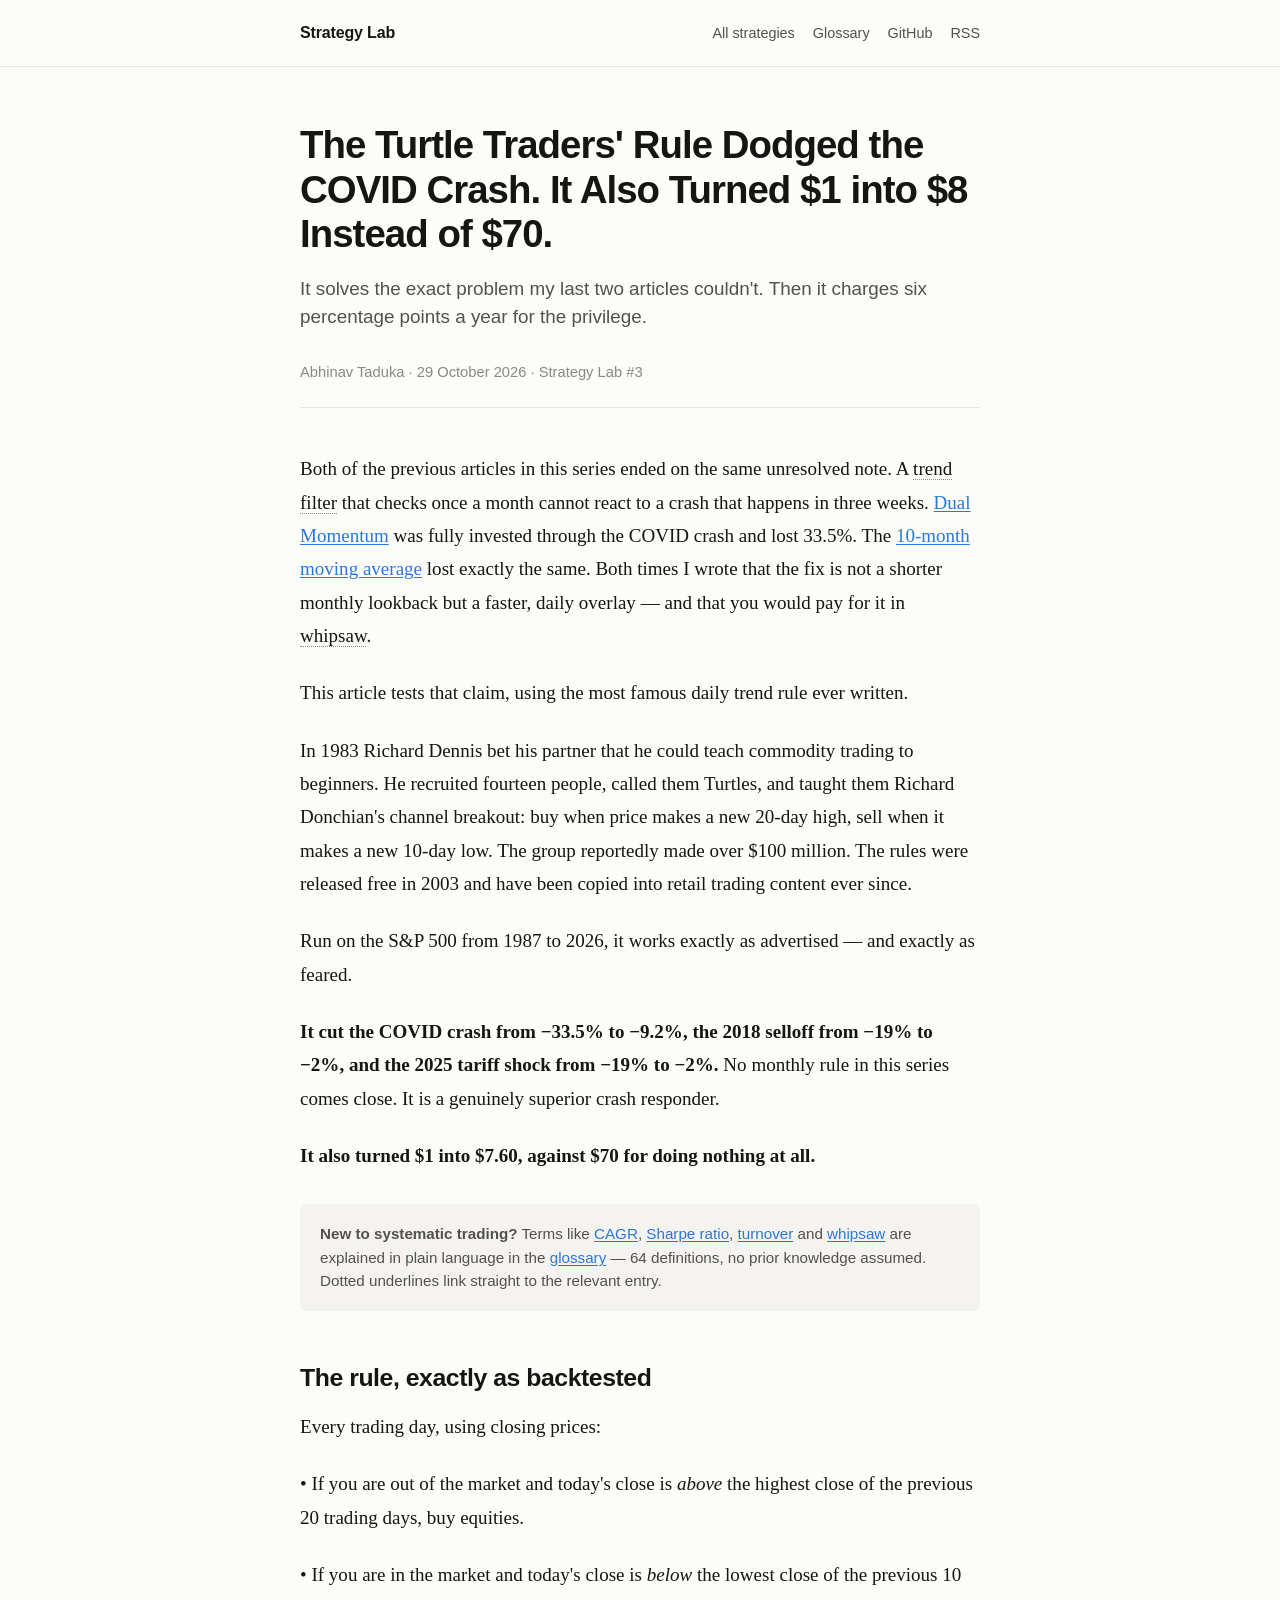
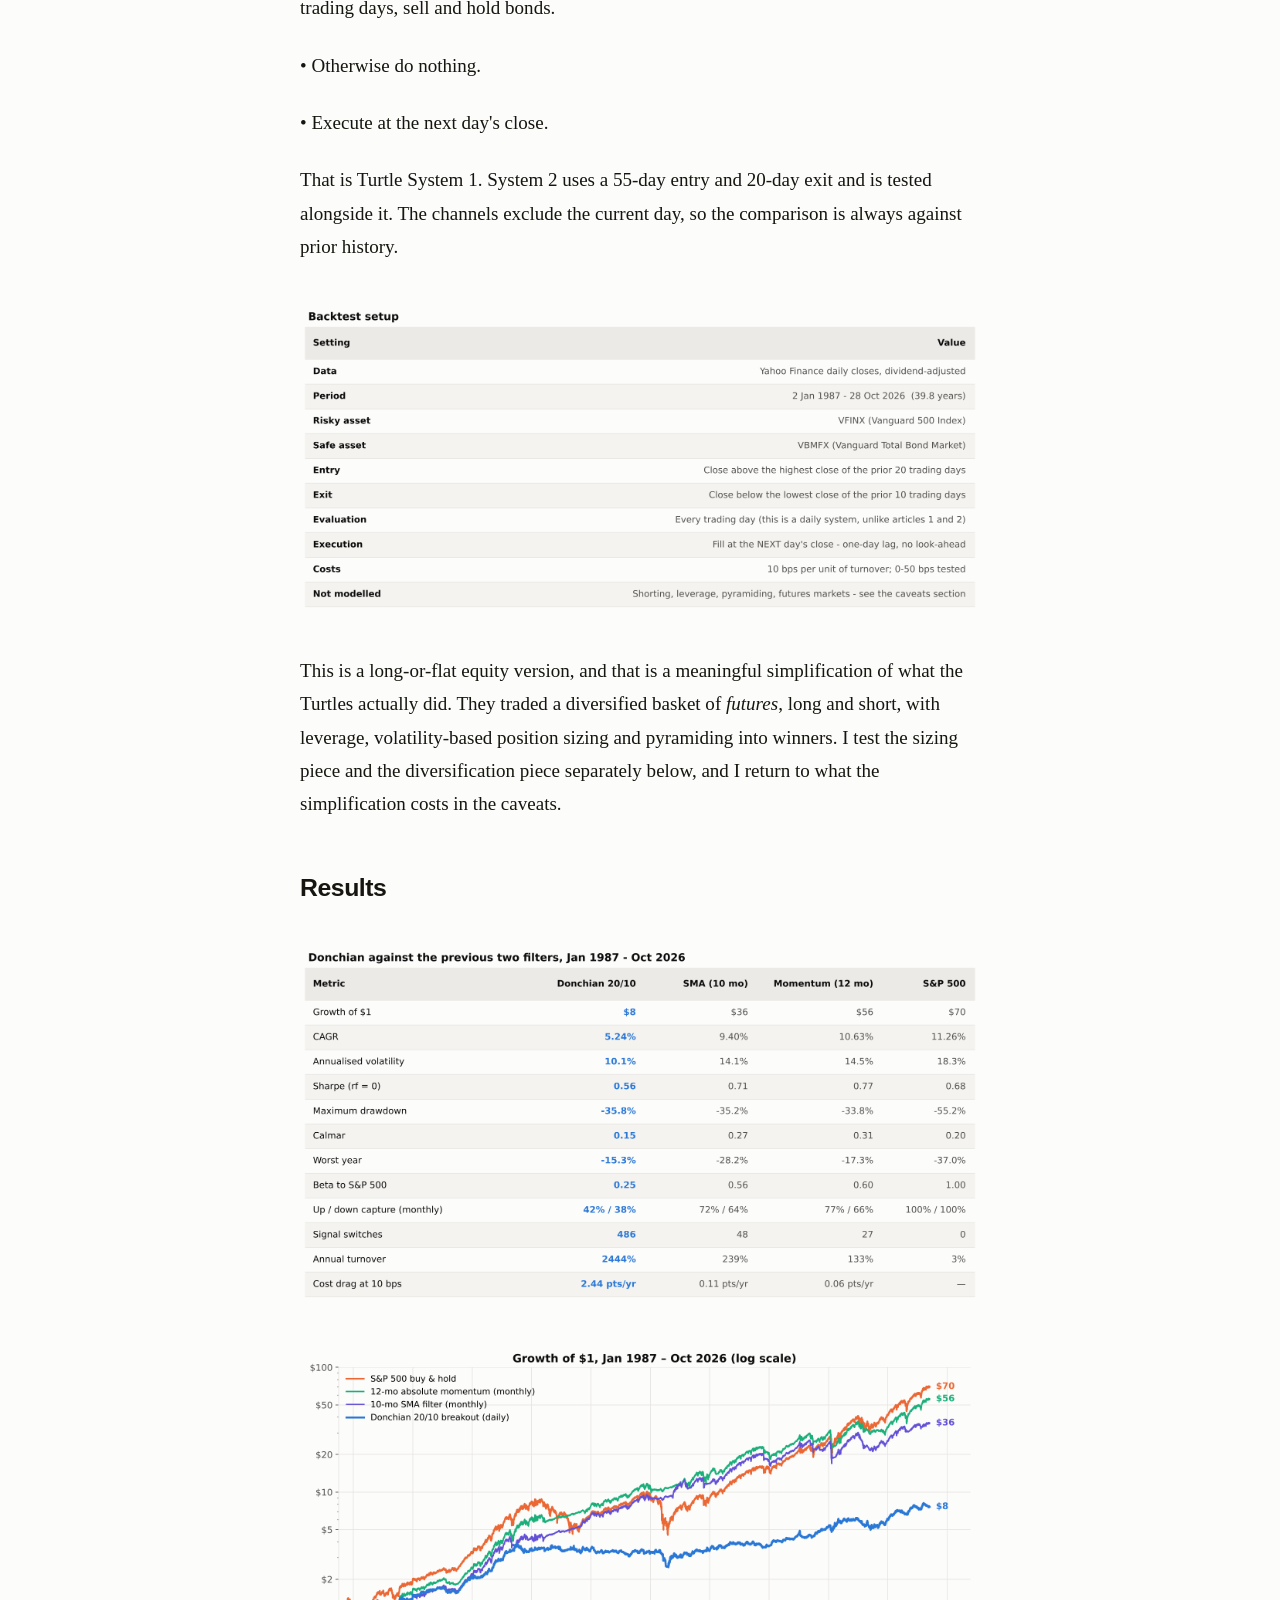
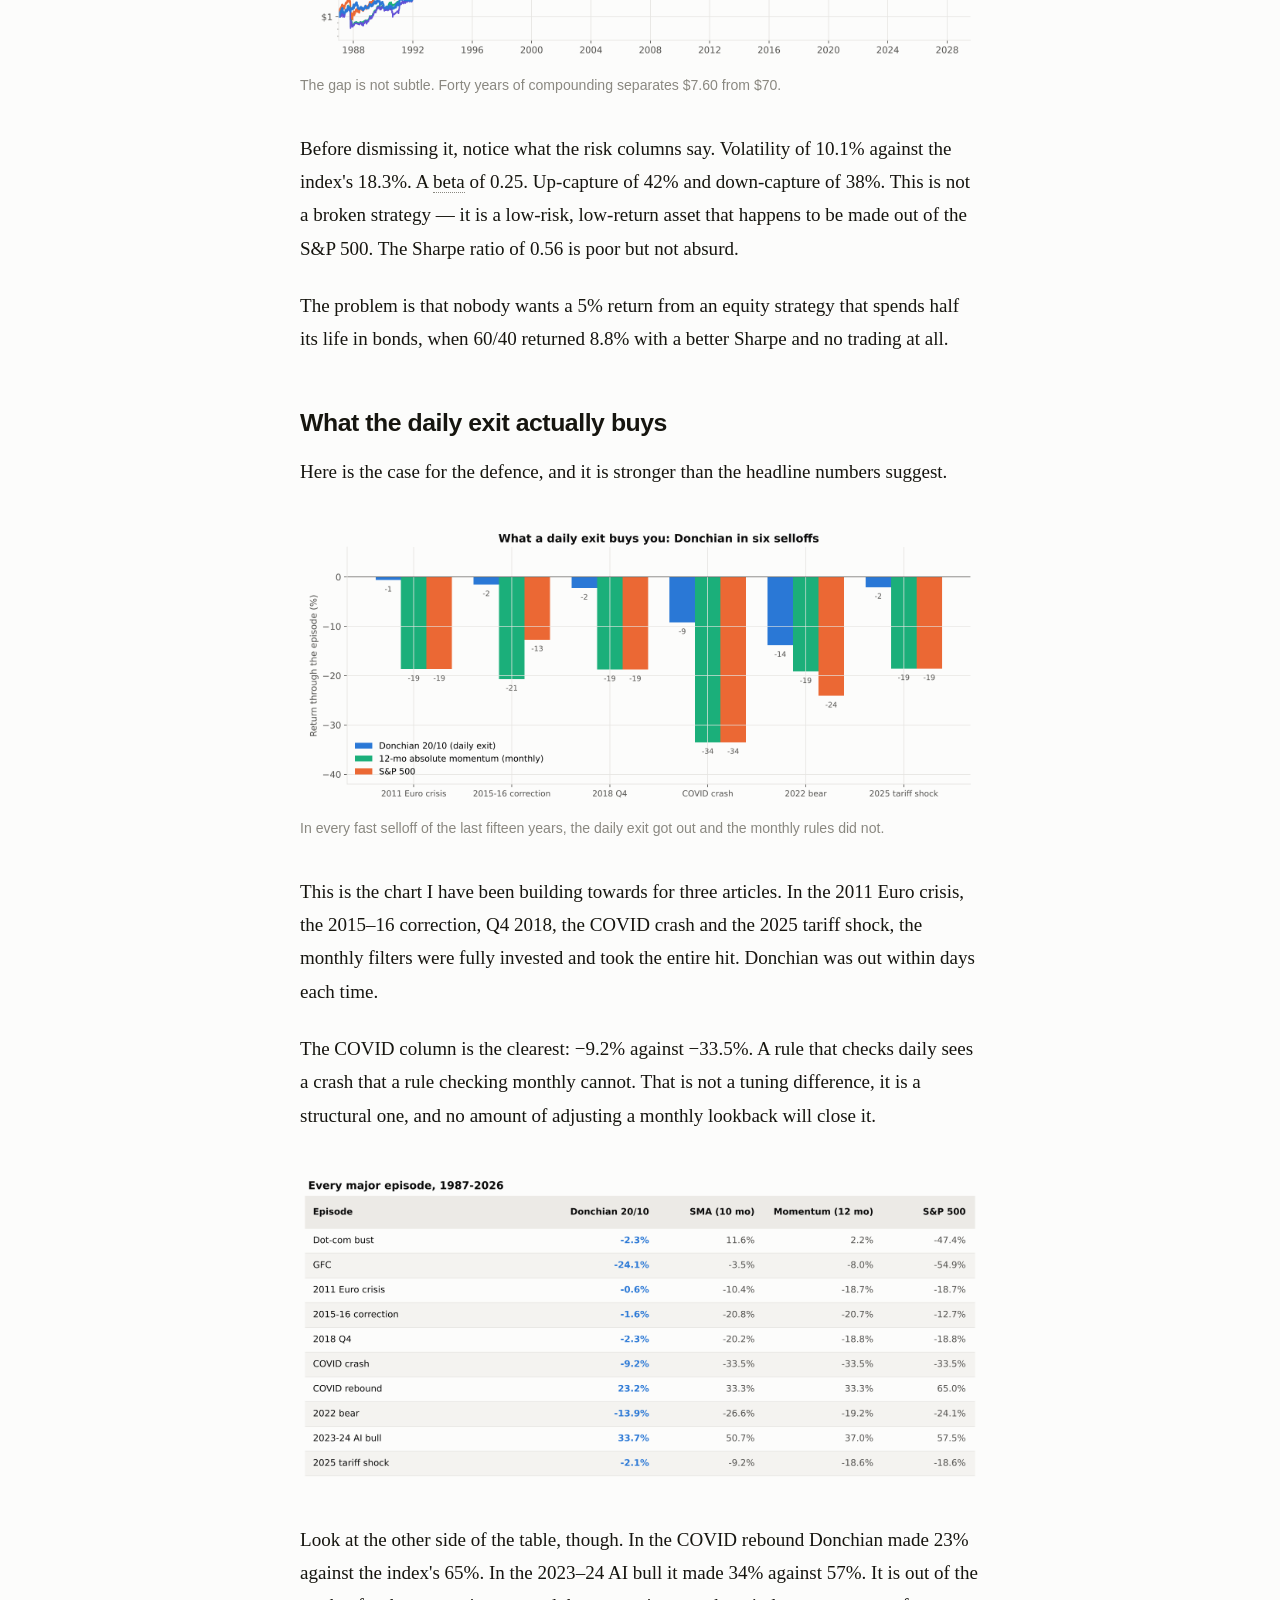
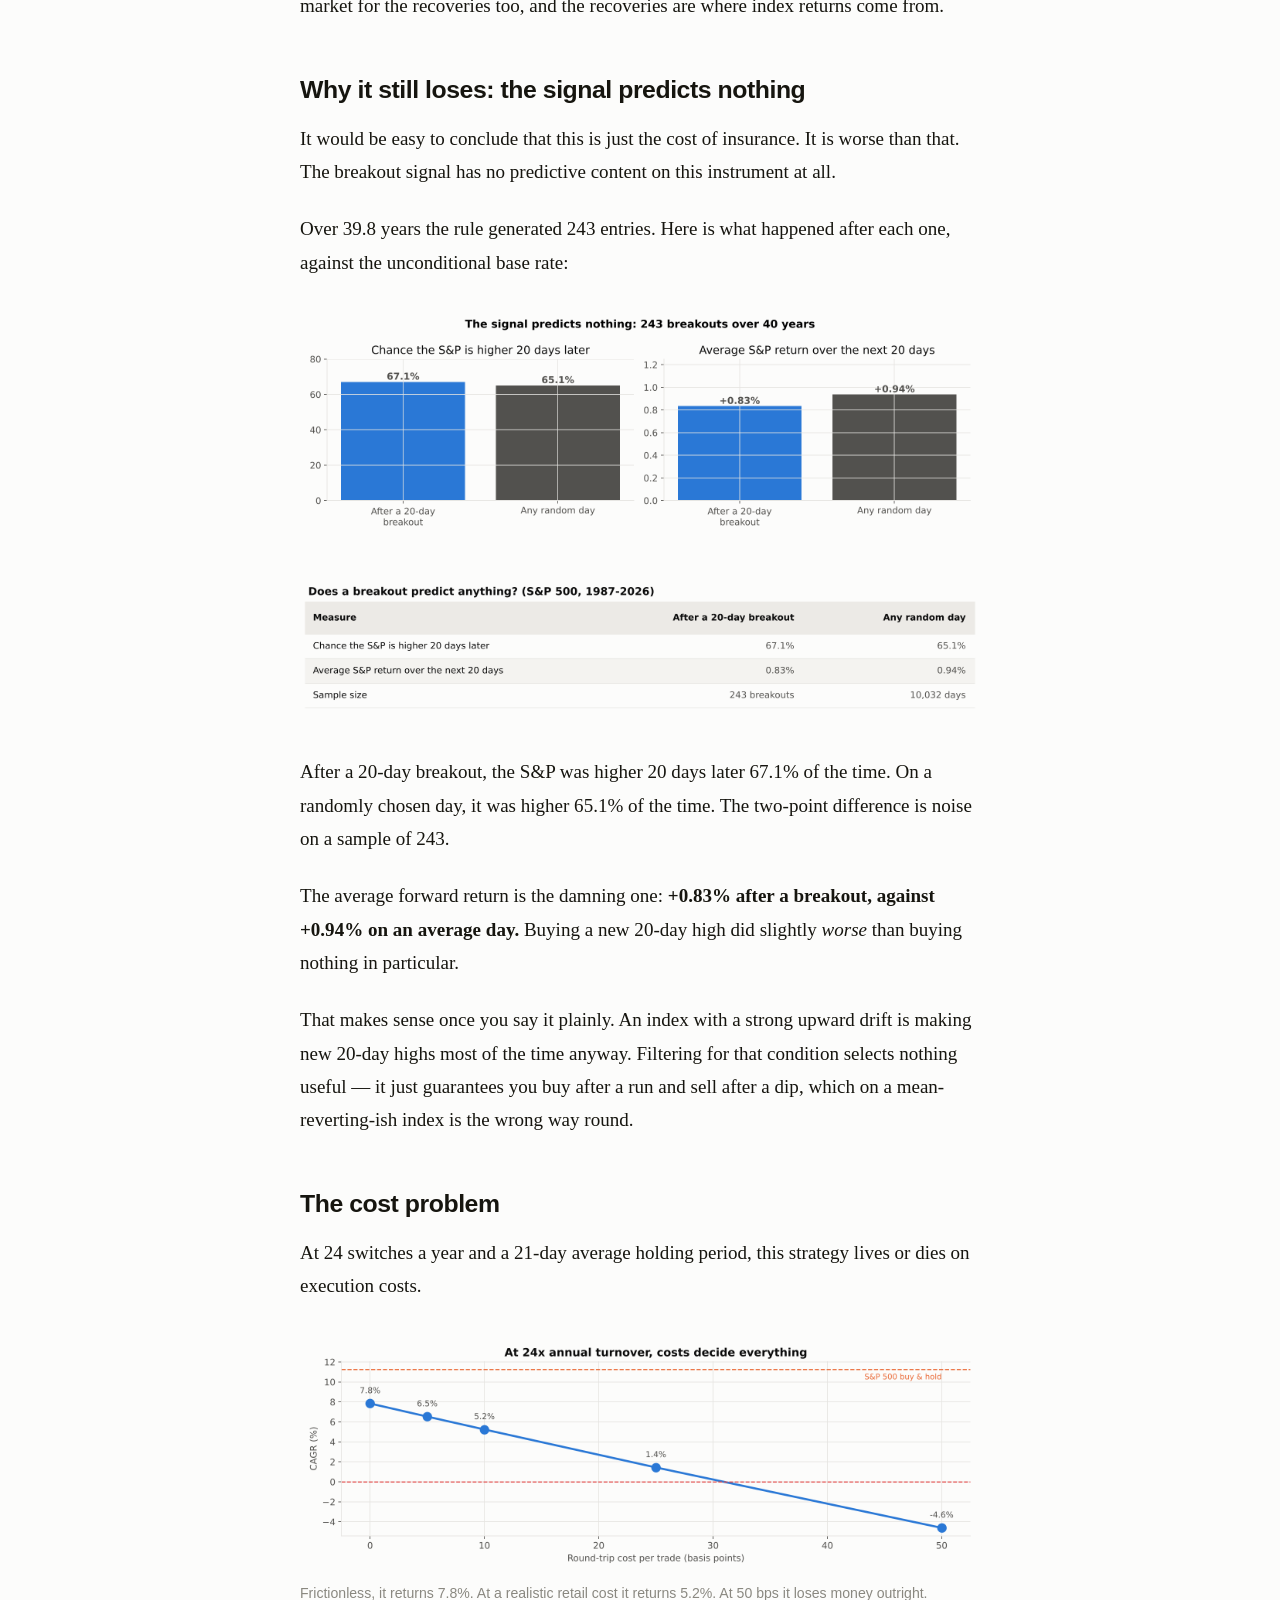
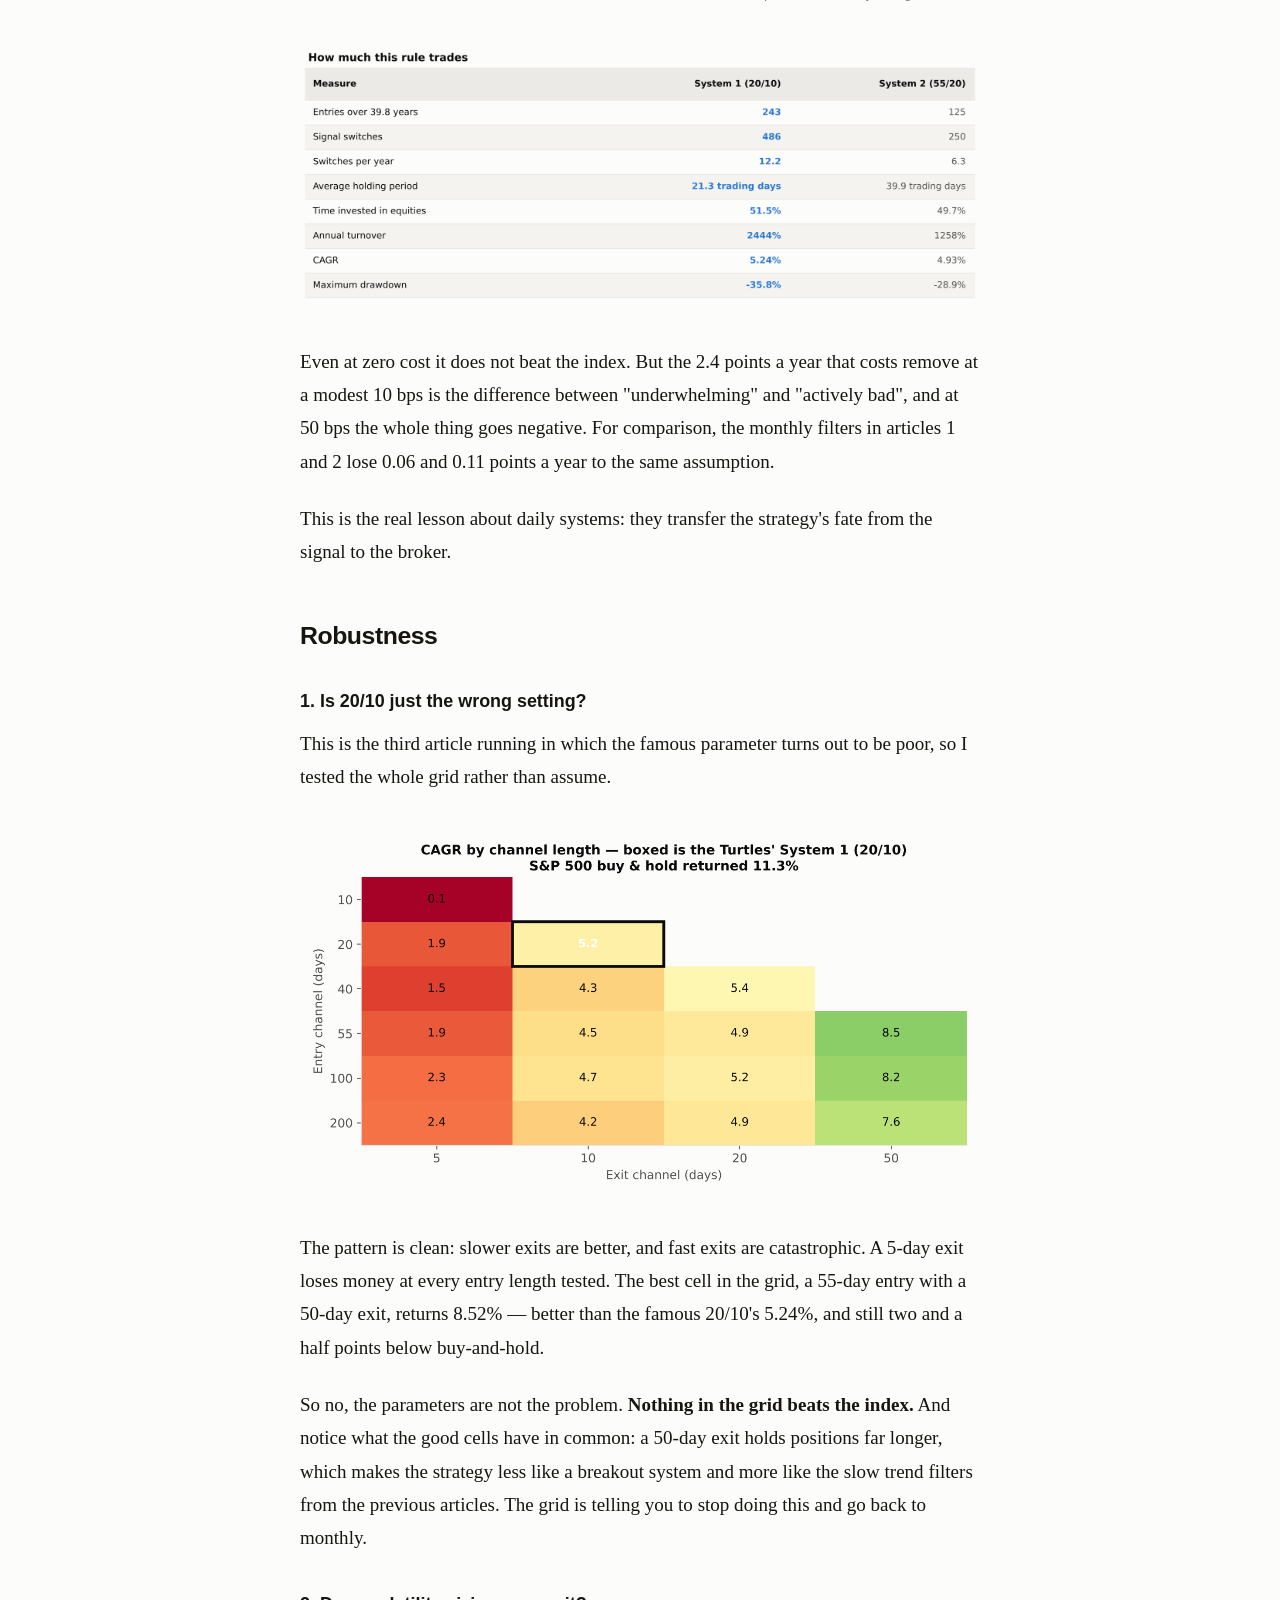
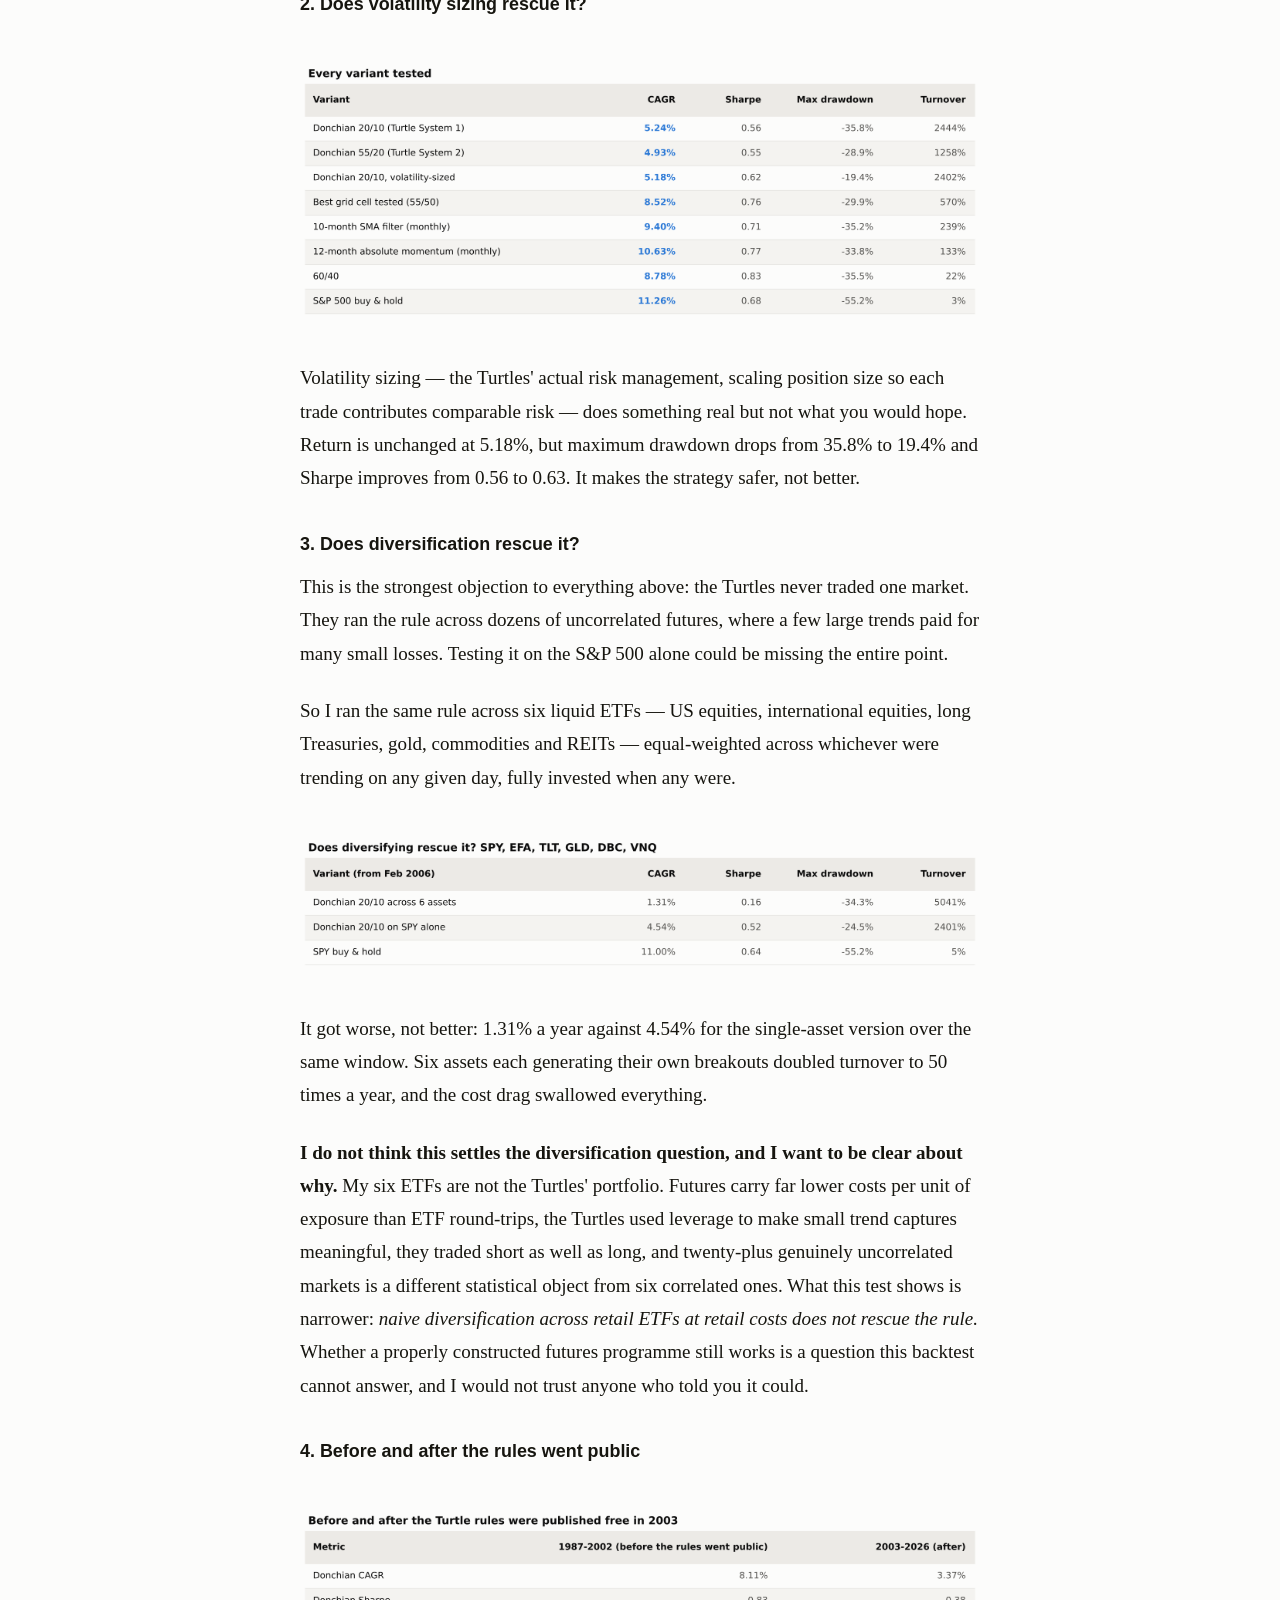
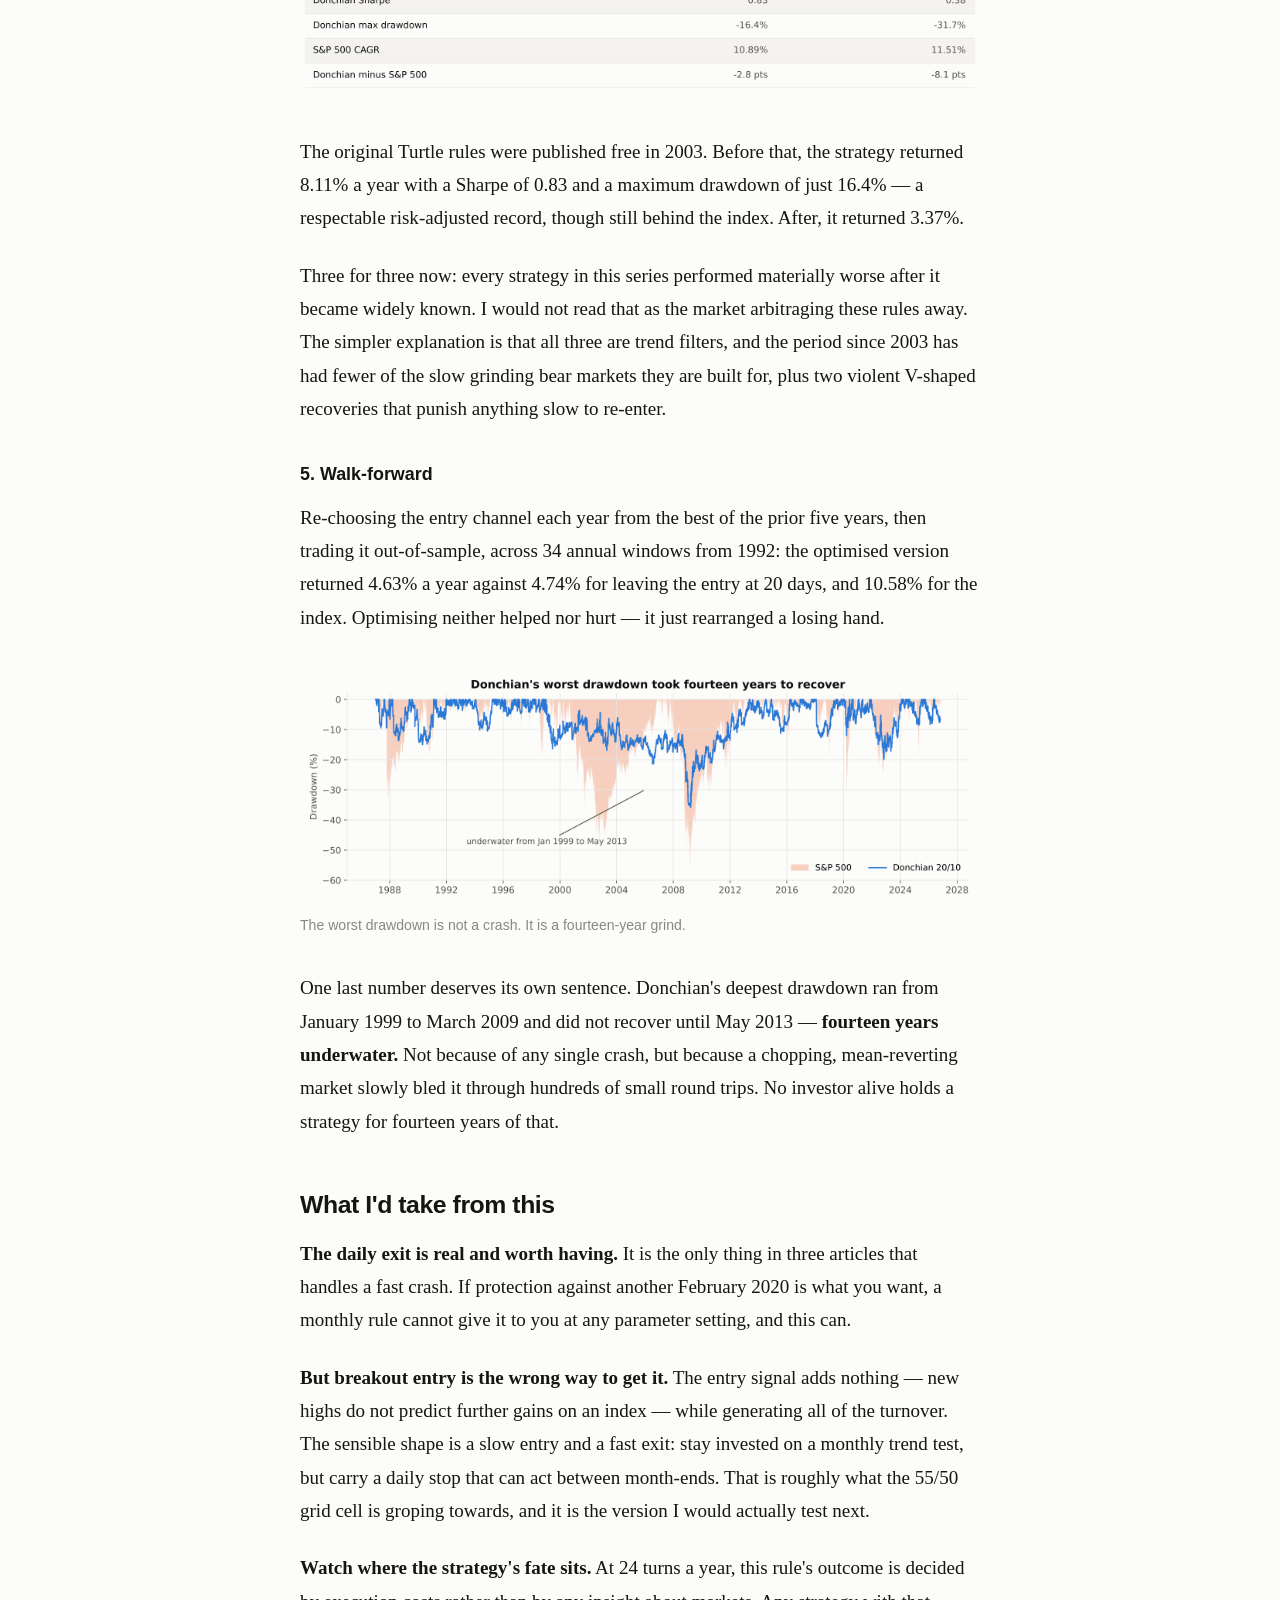
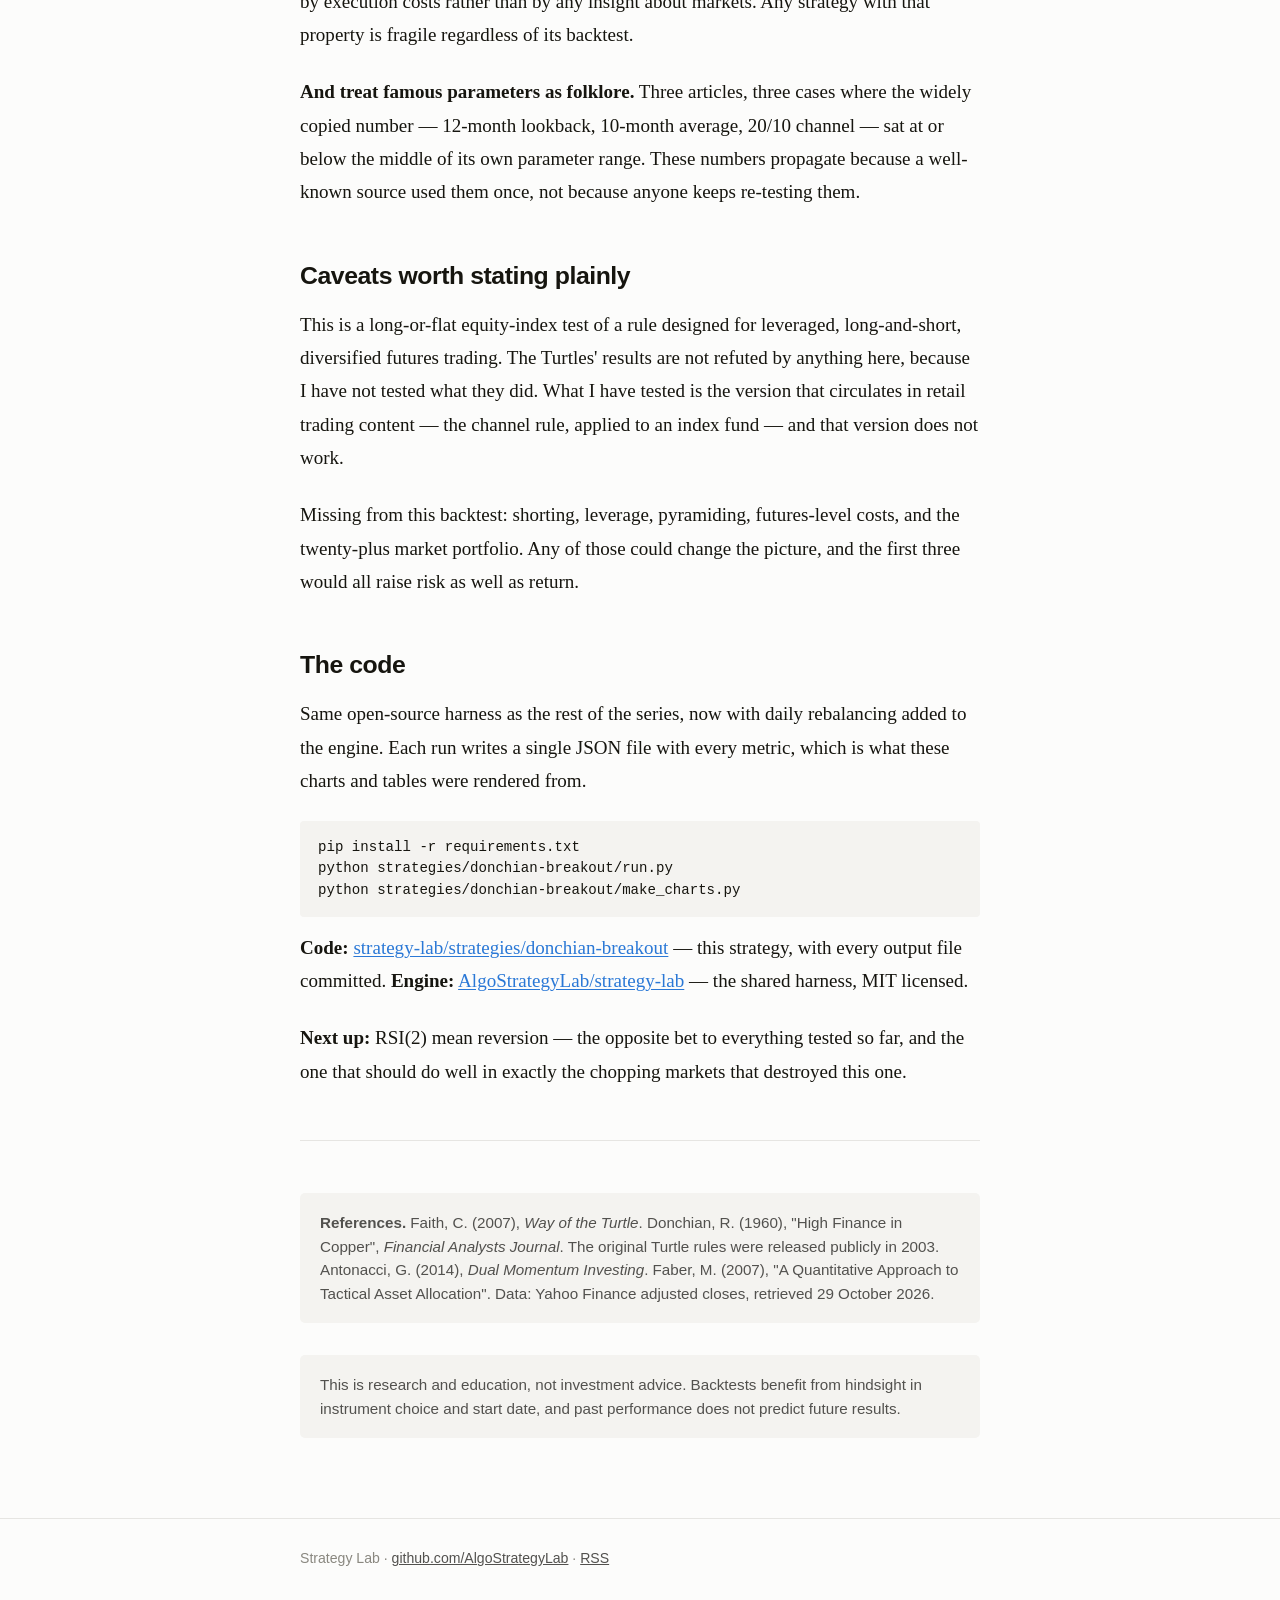
<file: donchian-breakout/medium.html>
<!doctype html>
<html lang="en">
<head>
<meta name="robots" content="noindex,nofollow">
<meta charset="utf-8">
<meta name="viewport" content="width=device-width, initial-scale=1">
<title>The Turtle Traders&#x27; Rule Dodged the COVID Crash. It Also Turned $1 into $8 Instead of $70.</title>
<meta name="description" content="Donchian breakout on the S&amp;P 500, 1987-2026: the fast-crash problem solved, at six points a year.">
<meta name="author" content="Abhinav Taduka">
<link rel="canonical" href="https://algostrategylab.github.io/donchian-breakout/">
<meta property="og:type" content="article">
<meta property="og:title" content="The Turtle Traders&#x27; Rule Dodged the COVID Crash. It Also Turned $1 into $8 Instead of $70.">
<meta property="og:description" content="Donchian breakout on the S&amp;P 500, 1987-2026: the fast-crash problem solved, at six points a year.">
<meta property="og:image" content="https://algostrategylab.github.io/assets/charts/dc_c2_crashes.png">
<meta property="og:url" content="https://algostrategylab.github.io/donchian-breakout/">
<meta name="twitter:card" content="summary_large_image">
<link rel="alternate" type="application/rss+xml" title="Strategy Lab" href="https://algostrategylab.github.io/feed.xml">
<link rel="stylesheet" href="../style.css">
</head>
<body>
<header class="site"><div class="wrap">
  <a class="brand" href="../">Strategy Lab</a>
  <nav><a href="../">All strategies</a><a href="../glossary/">Glossary</a><a href="https://github.com/AlgoStrategyLab/strategy-lab">GitHub</a><a href="../feed.xml">RSS</a></nav>
</div></header>

<div class="wrap">
<article>
<h1>The Turtle Traders&#x27; Rule Dodged the COVID Crash. It Also Turned $1 into $8 Instead of $70.</h1>
<p class="deck">It solves the exact problem my last two articles couldn't. Then it charges six percentage points a year for the privilege.</p>
<p class="byline">Abhinav Taduka &middot; 29 October 2026 &middot; Strategy Lab #3</p>
<p>Both of the previous articles in this series ended on the same unresolved note. A <a class="gl" href="../glossary/#trend-filter">trend filter</a> that checks once a month cannot react to a crash that happens in three weeks. <a href="../dual-momentum/">Dual Momentum</a> was fully invested through the COVID crash and lost 33.5%. The <a href="../sma-trend-filter/">10-month moving average</a> lost exactly the same. Both times I wrote that the fix is not a shorter monthly lookback but a faster, daily overlay — and that you would pay for it in <a class="gl" href="../glossary/#whipsaw">whipsaw</a>.</p>
<p>This article tests that claim, using the most famous daily trend rule ever written.</p>
<p>In 1983 Richard Dennis bet his partner that he could teach commodity trading to beginners. He recruited fourteen people, called them Turtles, and taught them Richard Donchian's channel breakout: buy when price makes a new 20-day high, sell when it makes a new 10-day low. The group reportedly made over $100 million. The rules were released free in 2003 and have been copied into retail trading content ever since.</p>
<p>Run on the S&amp;P 500 from 1987 to 2026, it works exactly as advertised — and exactly as feared.</p>
<p><strong>It cut the COVID crash from −33.5% to −9.2%, the 2018 selloff from −19% to −2%, and the 2025 tariff shock from −19% to −2%.</strong> No monthly rule in this series comes close. It is a genuinely superior crash responder.</p>
<p><strong>It also turned $1 into $7.60, against $70 for doing nothing at all.</strong></p>
<p class="note"><strong>New to systematic trading?</strong> Terms like <a href="../glossary/#cagr">CAGR</a>, <a href="../glossary/#sharpe">Sharpe ratio</a>, <a href="../glossary/#turnover">turnover</a> and <a href="../glossary/#whipsaw">whipsaw</a> are explained in plain language in the <a href="../glossary/">glossary</a> — 64 definitions, no prior knowledge assumed. Dotted underlines link straight to the relevant entry.</p>
<h2>The rule, exactly as backtested</h2>
<p>Every trading day, using closing prices:</p>
<p>• If you are out of the market and today's close is <em>above</em> the highest close of the previous 20 trading days, buy equities.</p>
<p>• If you are in the market and today's close is <em>below</em> the lowest close of the previous 10 trading days, sell and hold bonds.</p>
<p>• Otherwise do nothing.</p>
<p>• Execute at the next day's close.</p>
<p>That is Turtle System 1. System 2 uses a 55-day entry and 20-day exit and is tested alongside it. The channels exclude the current day, so the comparison is always against prior history.</p>
<figure><img src="../assets/tables/dc_t_setup.png" alt="Backtest setup: Yahoo Finance daily closes, January 1987 to October 2026, daily evaluation, next-close execution, 10 bps costs"></figure>

<p>This is a long-or-flat equity version, and that is a meaningful simplification of what the Turtles actually did. They traded a diversified basket of <em>futures</em>, long and short, with leverage, volatility-based position sizing and pyramiding into winners. I test the sizing piece and the diversification piece separately below, and I return to what the simplification costs in the caveats.</p>
<h2>Results</h2>
<figure><img src="../assets/tables/dc_t_headline.png" alt="Headline table comparing Donchian 20/10 against the SMA filter, absolute momentum and the S&amp;P 500"></figure>

<figure><img src="../assets/charts/dc_c1_equity.png" alt="Growth of $1 on a log scale from 1987 to 2026 for Donchian, the SMA filter, absolute momentum and the S&amp;P 500"><figcaption>The gap is not subtle. Forty years of compounding separates $7.60 from $70.</figcaption></figure>

<p>Before dismissing it, notice what the risk columns say. Volatility of 10.1% against the index's 18.3%. A <a class="gl" href="../glossary/#beta">beta</a> of 0.25. Up-capture of 42% and down-capture of 38%. This is not a broken strategy — it is a low-risk, low-return asset that happens to be made out of the S&amp;P 500. The Sharpe ratio of 0.56 is poor but not absurd.</p>
<p>The problem is that nobody wants a 5% return from an equity strategy that spends half its life in bonds, when 60/40 returned 8.8% with a better Sharpe and no trading at all.</p>
<h2>What the daily exit actually buys</h2>
<p>Here is the case for the defence, and it is stronger than the headline numbers suggest.</p>
<figure><img src="../assets/charts/dc_c2_crashes.png" alt="Bar chart comparing Donchian, absolute momentum and the S&amp;P 500 across six selloffs"><figcaption>In every fast selloff of the last fifteen years, the daily exit got out and the monthly rules did not.</figcaption></figure>

<p>This is the chart I have been building towards for three articles. In the 2011 Euro crisis, the 2015–16 correction, Q4 2018, the COVID crash and the 2025 tariff shock, the monthly filters were fully invested and took the entire hit. Donchian was out within days each time.</p>
<p>The COVID column is the clearest: −9.2% against −33.5%. A rule that checks daily sees a crash that a rule checking monthly cannot. That is not a tuning difference, it is a structural one, and no amount of adjusting a monthly lookback will close it.</p>
<figure><img src="../assets/tables/dc_t_episodes.png" alt="Table of every major episode from 1987 to 2026 for all three strategies"></figure>

<p>Look at the other side of the table, though. In the COVID rebound Donchian made 23% against the index's 65%. In the 2023–24 AI bull it made 34% against 57%. It is out of the market for the recoveries too, and the recoveries are where index returns come from.</p>
<h2>Why it still loses: the signal predicts nothing</h2>
<p>It would be easy to conclude that this is just the cost of insurance. It is worse than that. The breakout signal has no predictive content on this instrument at all.</p>
<p>Over 39.8 years the rule generated 243 entries. Here is what happened after each one, against the unconditional base rate:</p>
<figure><img src="../assets/charts/dc_c5_edge.png" alt="Two bar charts comparing the chance the S&amp;P is higher 20 days after a breakout versus any random day, and the average return"></figure>

<figure><img src="../assets/tables/dc_t_edge.png" alt="Table comparing forward 20-day outcomes after a breakout against any random day"></figure>

<p>After a 20-day breakout, the S&amp;P was higher 20 days later 67.1% of the time. On a randomly chosen day, it was higher 65.1% of the time. The two-point difference is noise on a sample of 243.</p>
<p>The average forward return is the damning one: <strong>+0.83% after a breakout, against +0.94% on an average day.</strong> Buying a new 20-day high did slightly <em>worse</em> than buying nothing in particular.</p>
<p>That makes sense once you say it plainly. An index with a strong upward drift is making new 20-day highs most of the time anyway. Filtering for that condition selects nothing useful — it just guarantees you buy after a run and sell after a dip, which on a mean-reverting-ish index is the wrong way round.</p>
<h2>The cost problem</h2>
<p>At 24 switches a year and a 21-day average holding period, this strategy lives or dies on execution costs.</p>
<figure><img src="../assets/charts/dc_c4_costs.png" alt="Line chart of CAGR against round-trip cost per trade, falling from 7.8% at zero cost to negative at 50 bps"><figcaption>Frictionless, it returns 7.8%. At a realistic retail cost it returns 5.2%. At 50 bps it loses money outright.</figcaption></figure>

<figure><img src="../assets/tables/dc_t_trading.png" alt="Table of trading activity for Turtle System 1 and System 2"></figure>

<p>Even at zero cost it does not beat the index. But the 2.4 points a year that costs remove at a modest 10 bps is the difference between "underwhelming" and "actively bad", and at 50 bps the whole thing goes negative. For comparison, the monthly filters in articles 1 and 2 lose 0.06 and 0.11 points a year to the same assumption.</p>
<p>This is the real lesson about daily systems: they transfer the strategy's fate from the signal to the broker.</p>
<h2>Robustness</h2>
<h3>1. Is 20/10 just the wrong setting?</h3>
<p>This is the third article running in which the famous parameter turns out to be poor, so I tested the whole grid rather than assume.</p>
<figure><img src="../assets/charts/dc_c3_grid.png" alt="Heatmap of CAGR across entry channels from 10 to 200 days and exit channels from 5 to 50 days"></figure>

<p>The pattern is clean: slower exits are better, and fast exits are catastrophic. A 5-day exit loses money at every entry length tested. The best cell in the grid, a 55-day entry with a 50-day exit, returns 8.52% — better than the famous 20/10's 5.24%, and still two and a half points below buy-and-hold.</p>
<p>So no, the parameters are not the problem. <strong>Nothing in the grid beats the index.</strong> And notice what the good cells have in common: a 50-day exit holds positions far longer, which makes the strategy less like a breakout system and more like the slow trend filters from the previous articles. The grid is telling you to stop doing this and go back to monthly.</p>
<h3>2. Does volatility sizing rescue it?</h3>
<figure><img src="../assets/tables/dc_t_variants.png" alt="Table of every variant tested including System 2, volatility sizing and the best grid cell"></figure>

<p>Volatility sizing — the Turtles' actual risk management, scaling position size so each trade contributes comparable risk — does something real but not what you would hope. Return is unchanged at 5.18%, but maximum drawdown drops from 35.8% to 19.4% and Sharpe improves from 0.56 to 0.63. It makes the strategy safer, not better.</p>
<h3>3. Does diversification rescue it?</h3>
<p>This is the strongest objection to everything above: the Turtles never traded one market. They ran the rule across dozens of uncorrelated futures, where a few large trends paid for many small losses. Testing it on the S&amp;P 500 alone could be missing the entire point.</p>
<p>So I ran the same rule across six liquid ETFs — US equities, international equities, long Treasuries, gold, commodities and REITs — equal-weighted across whichever were trending on any given day, fully invested when any were.</p>
<figure><img src="../assets/tables/dc_t_basket.png" alt="Table comparing Donchian on a six-asset basket against Donchian on SPY alone and SPY buy and hold"></figure>

<p>It got worse, not better: 1.31% a year against 4.54% for the single-asset version over the same window. Six assets each generating their own breakouts doubled turnover to 50 times a year, and the cost drag swallowed everything.</p>
<p><strong>I do not think this settles the diversification question, and I want to be clear about why.</strong> My six ETFs are not the Turtles' portfolio. Futures carry far lower costs per unit of exposure than ETF round-trips, the Turtles used leverage to make small trend captures meaningful, they traded short as well as long, and twenty-plus genuinely uncorrelated markets is a different statistical object from six correlated ones. What this test shows is narrower: <em>naive diversification across retail ETFs at retail costs does not rescue the rule.</em> Whether a properly constructed futures programme still works is a question this backtest cannot answer, and I would not trust anyone who told you it could.</p>
<h3>4. Before and after the rules went public</h3>
<figure><img src="../assets/tables/dc_t_inout.png" alt="Table comparing Donchian performance before and after 2003"></figure>

<p>The original Turtle rules were published free in 2003. Before that, the strategy returned 8.11% a year with a Sharpe of 0.83 and a maximum drawdown of just 16.4% — a respectable risk-adjusted record, though still behind the index. After, it returned 3.37%.</p>
<p>Three for three now: every strategy in this series performed materially worse after it became widely known. I would not read that as the market arbitraging these rules away. The simpler explanation is that all three are trend filters, and the period since 2003 has had fewer of the slow grinding bear markets they are built for, plus two violent V-shaped recoveries that punish anything slow to re-enter.</p>
<h3>5. Walk-forward</h3>
<p>Re-choosing the entry channel each year from the best of the prior five years, then trading it out-of-sample, across 34 annual windows from 1992: the optimised version returned 4.63% a year against 4.74% for leaving the entry at 20 days, and 10.58% for the index. Optimising neither helped nor hurt — it just rearranged a losing hand.</p>
<figure><img src="../assets/charts/dc_c6_drawdown.png" alt="Drawdown chart showing Donchian underwater from 1999 to 2013"><figcaption>The worst drawdown is not a crash. It is a fourteen-year grind.</figcaption></figure>

<p>One last number deserves its own sentence. Donchian's deepest drawdown ran from January 1999 to March 2009 and did not recover until May 2013 — <strong>fourteen years underwater.</strong> Not because of any single crash, but because a chopping, mean-reverting market slowly bled it through hundreds of small round trips. No investor alive holds a strategy for fourteen years of that.</p>
<h2>What I'd take from this</h2>
<p><strong>The daily exit is real and worth having.</strong> It is the only thing in three articles that handles a fast crash. If protection against another February 2020 is what you want, a monthly rule cannot give it to you at any parameter setting, and this can.</p>
<p><strong>But breakout entry is the wrong way to get it.</strong> The entry signal adds nothing — new highs do not predict further gains on an index — while generating all of the turnover. The sensible shape is a slow entry and a fast exit: stay invested on a monthly trend test, but carry a daily stop that can act between month-ends. That is roughly what the 55/50 grid cell is groping towards, and it is the version I would actually test next.</p>
<p><strong>Watch where the strategy's fate sits.</strong> At 24 turns a year, this rule's outcome is decided by execution costs rather than by any insight about markets. Any strategy with that property is fragile regardless of its backtest.</p>
<p><strong>And treat famous parameters as folklore.</strong> Three articles, three cases where the widely copied number — 12-month lookback, 10-month average, 20/10 channel — sat at or below the middle of its own parameter range. These numbers propagate because a well-known source used them once, not because anyone keeps re-testing them.</p>
<h2>Caveats worth stating plainly</h2>
<p>This is a long-or-flat equity-index test of a rule designed for leveraged, long-and-short, diversified futures trading. The Turtles' results are not refuted by anything here, because I have not tested what they did. What I have tested is the version that circulates in retail trading content — the channel rule, applied to an index fund — and that version does not work.</p>
<p>Missing from this backtest: shorting, leverage, pyramiding, futures-level costs, and the twenty-plus market portfolio. Any of those could change the picture, and the first three would all raise risk as well as return.</p>
<h2>The code</h2>
<p>Same open-source harness as the rest of the series, now with daily rebalancing added to the engine. Each run writes a single JSON file with every metric, which is what these charts and tables were rendered from.</p>
<pre><code>pip install -r requirements.txt
python strategies/donchian-breakout/run.py
python strategies/donchian-breakout/make_charts.py</code></pre>
<p><strong>Code:</strong> <a href="https://github.com/AlgoStrategyLab/strategy-lab/tree/main/strategies/donchian-breakout">strategy-lab/strategies/donchian-breakout</a> &mdash; this strategy, with every output file committed. <strong>Engine:</strong> <a href="https://github.com/AlgoStrategyLab/strategy-lab">AlgoStrategyLab/strategy-lab</a> &mdash; the shared harness, MIT licensed.</p>
<p><strong>Next up:</strong> RSI(2) mean reversion — the opposite bet to everything tested so far, and the one that should do well in exactly the chopping markets that destroyed this one.</p>
<hr>
<p class="note"><strong>References.</strong> Faith, C. (2007), <em>Way of the Turtle</em>. Donchian, R. (1960), "High Finance in Copper", <em>Financial Analysts Journal</em>. The original Turtle rules were released publicly in 2003. Antonacci, G. (2014), <em>Dual Momentum Investing</em>. Faber, M. (2007), "A Quantitative Approach to Tactical Asset Allocation". Data: Yahoo Finance adjusted closes, retrieved 29 October 2026.</p>
<p class="note">This is research and education, not investment advice. Backtests benefit from hindsight in instrument choice and start date, and past performance does not predict future results.</p>
</article>
</div>

<footer class="site"><div class="wrap">
Strategy Lab &middot; <a href="https://github.com/AlgoStrategyLab/strategy-lab">github.com/AlgoStrategyLab</a> &middot; <a href="../feed.xml">RSS</a>
</div></footer>
</body>
</html>
</file>
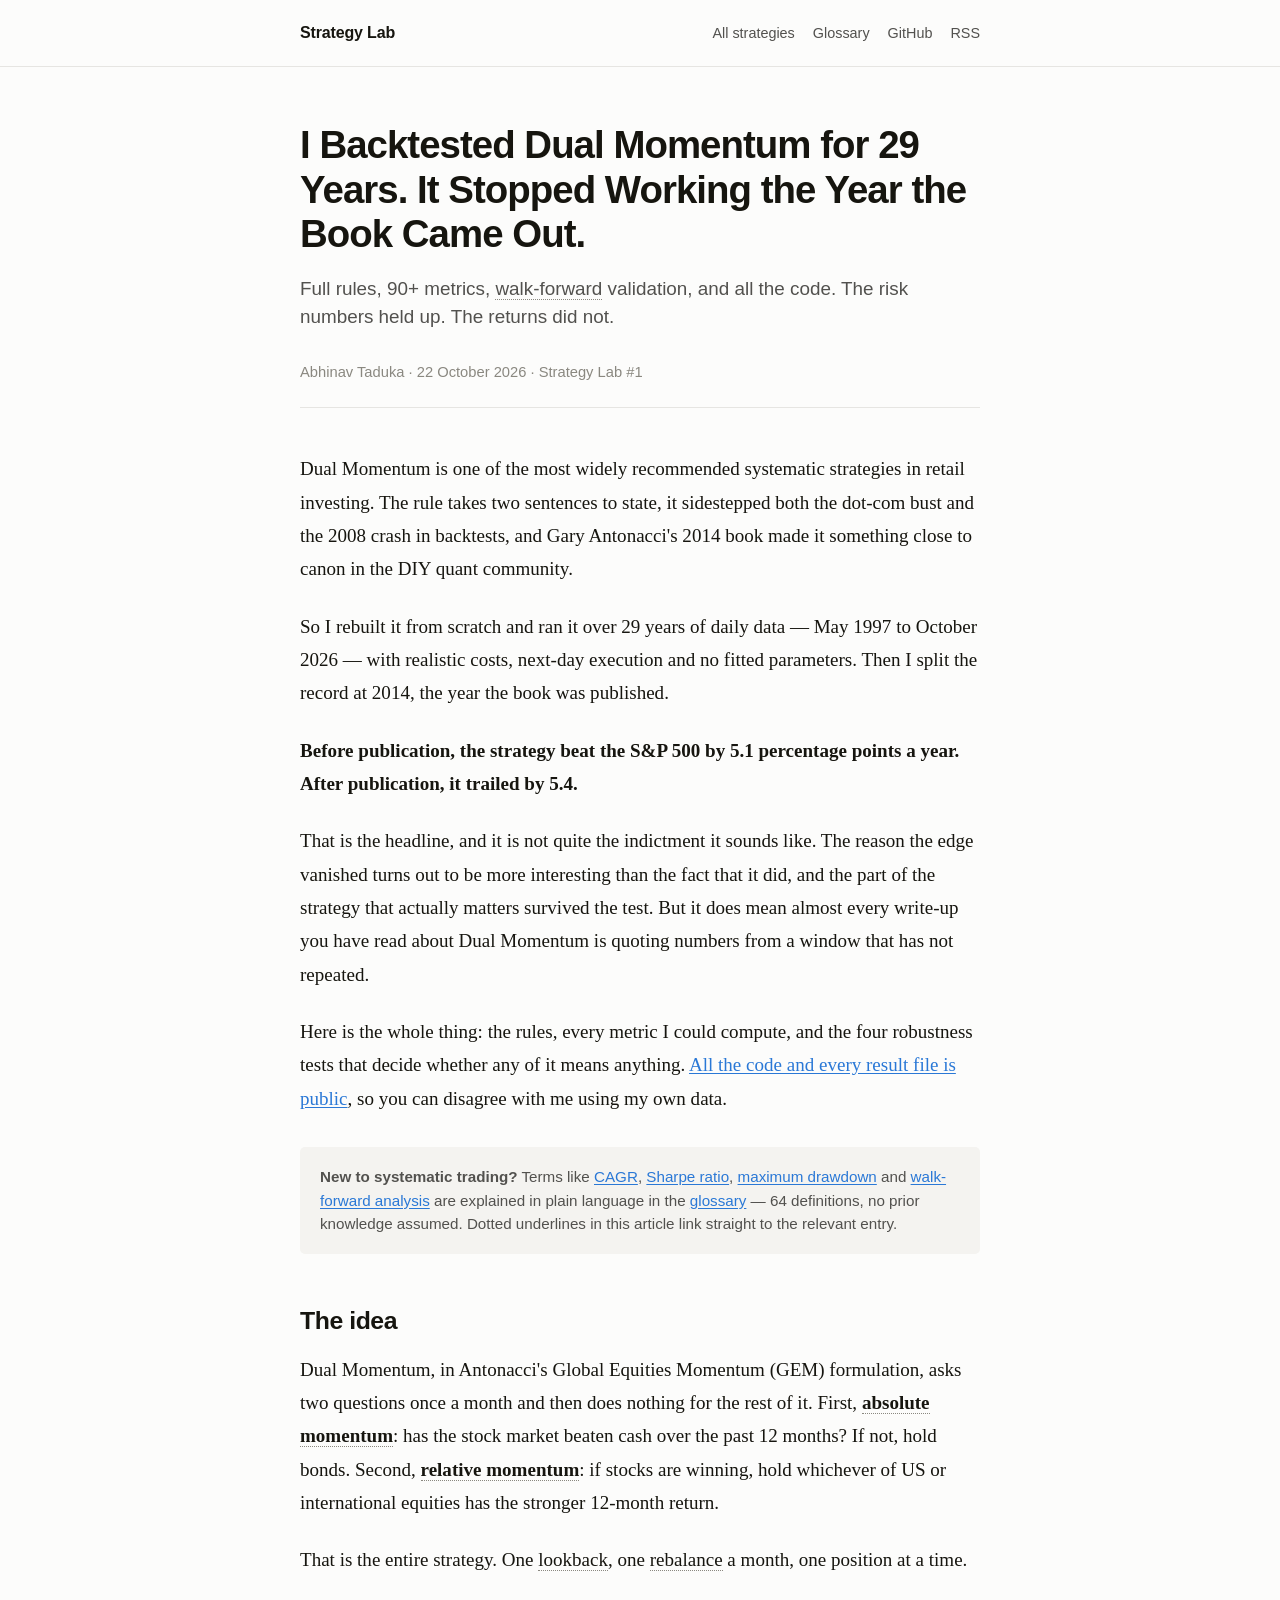
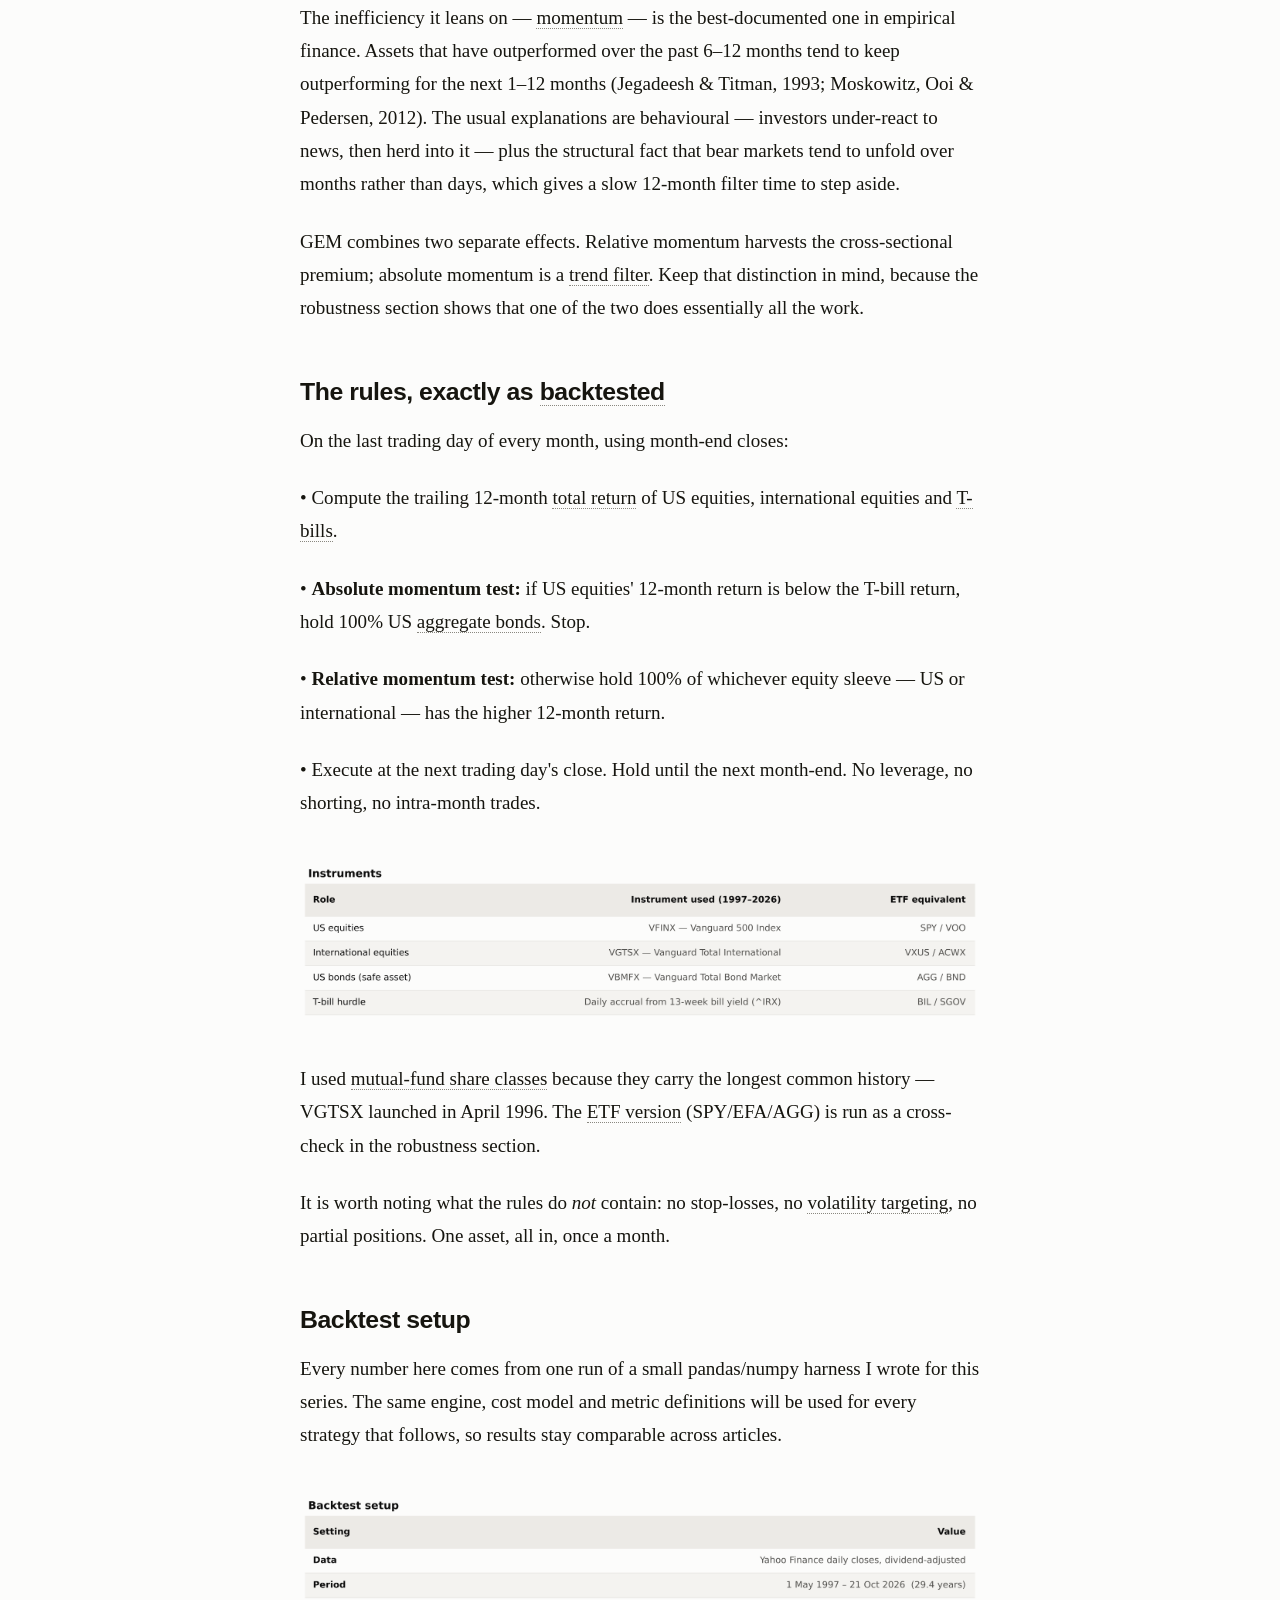
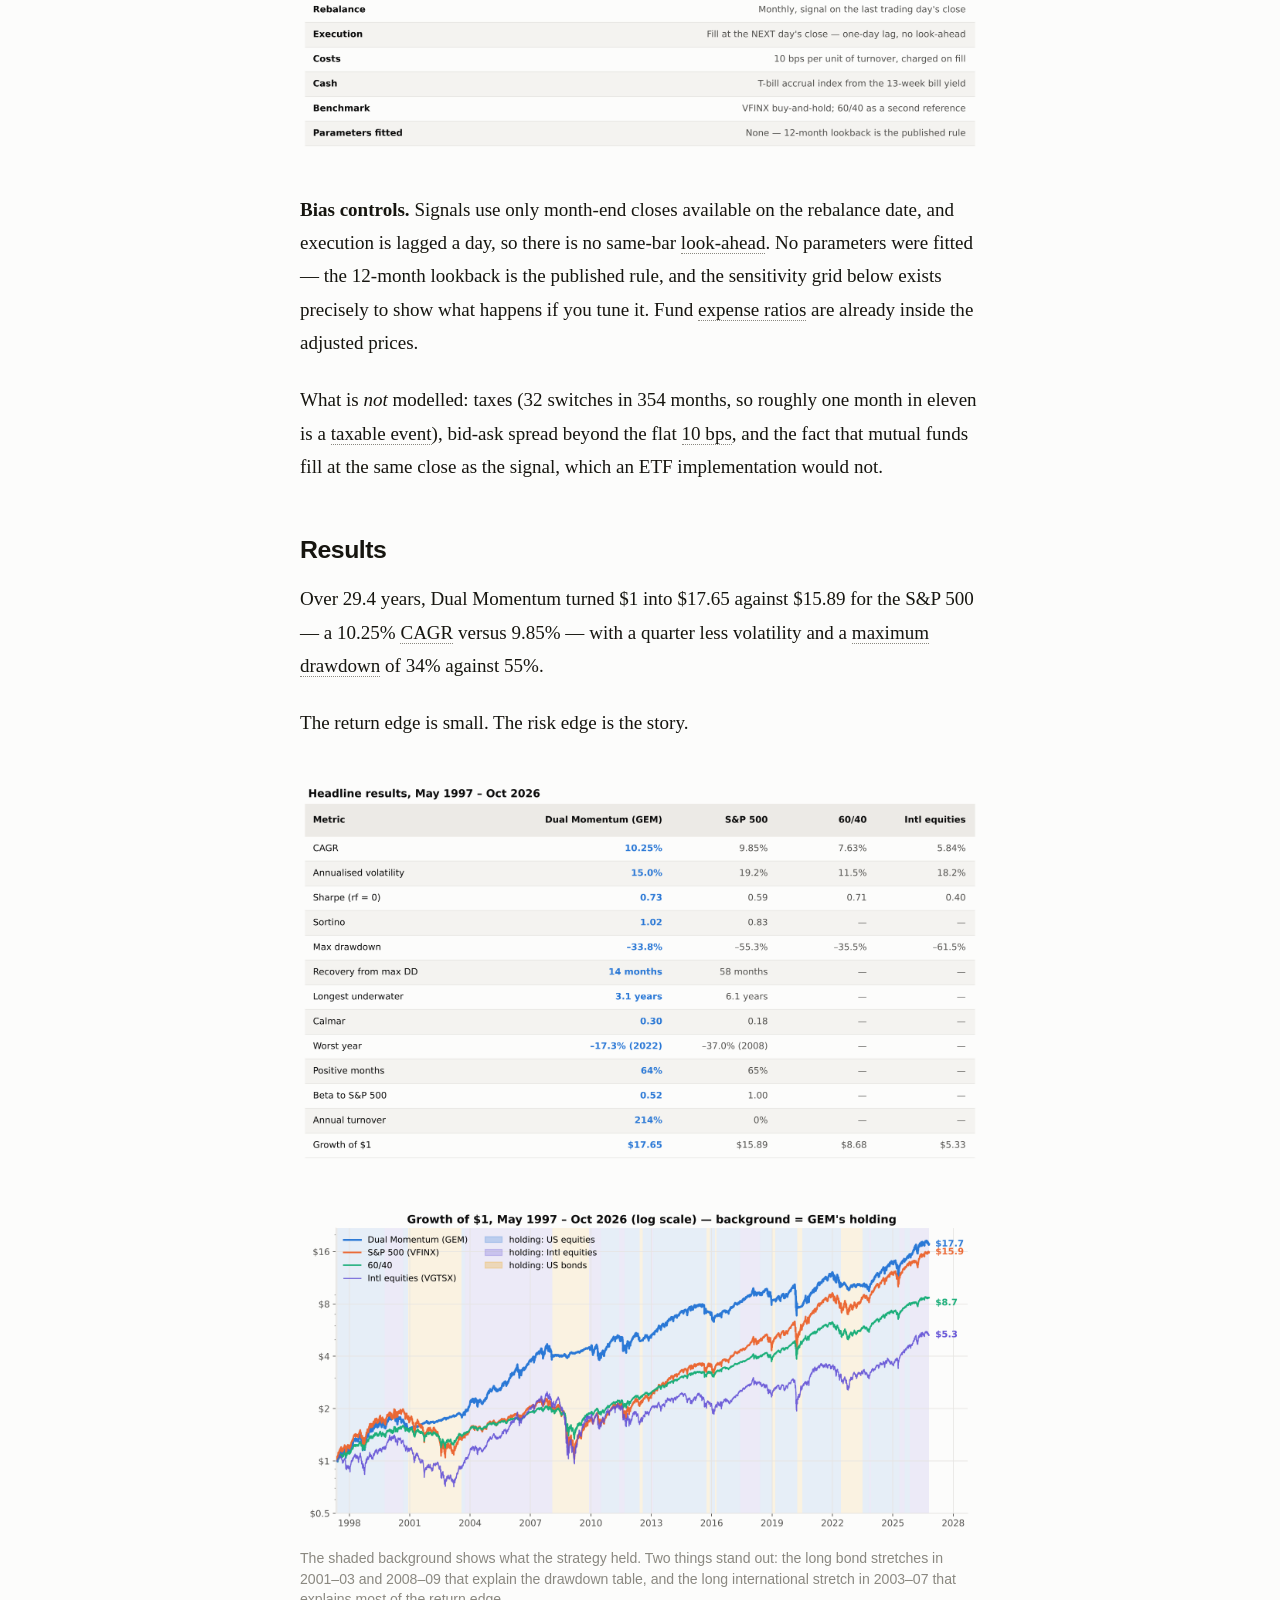
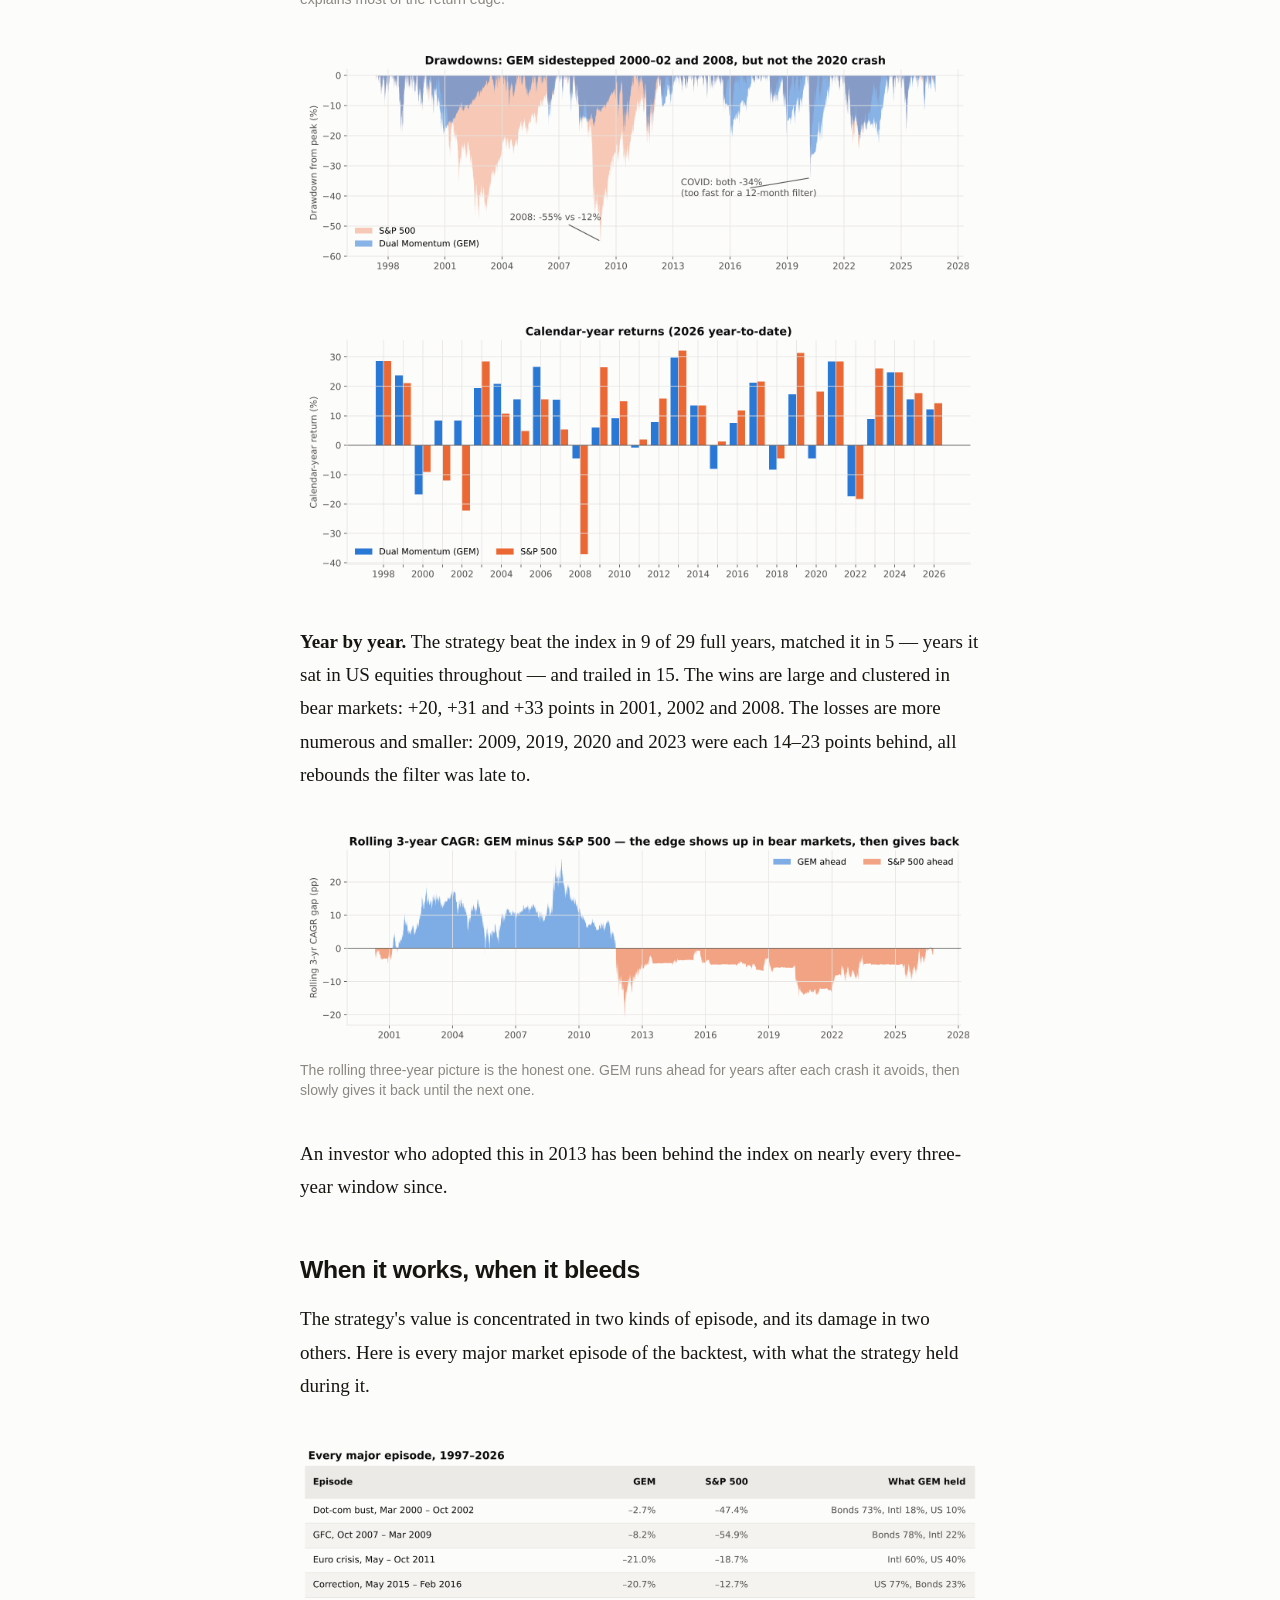
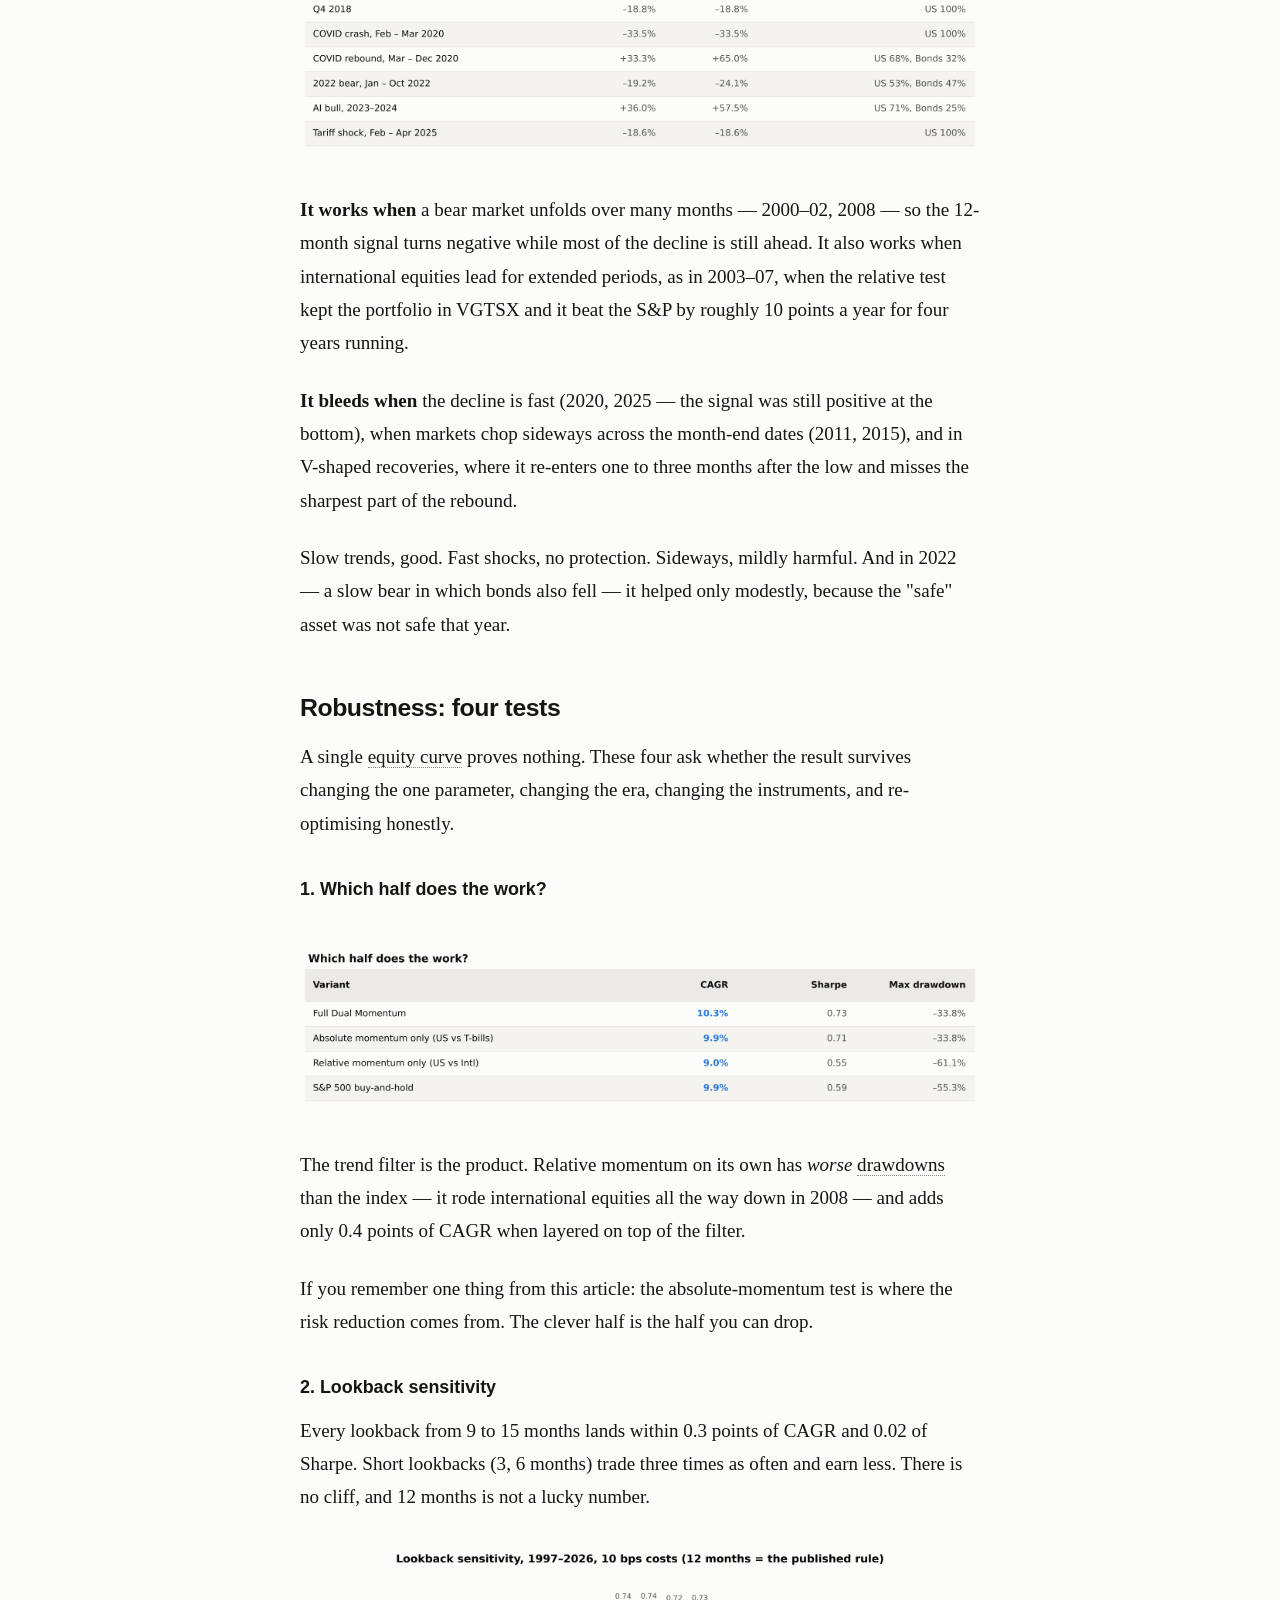
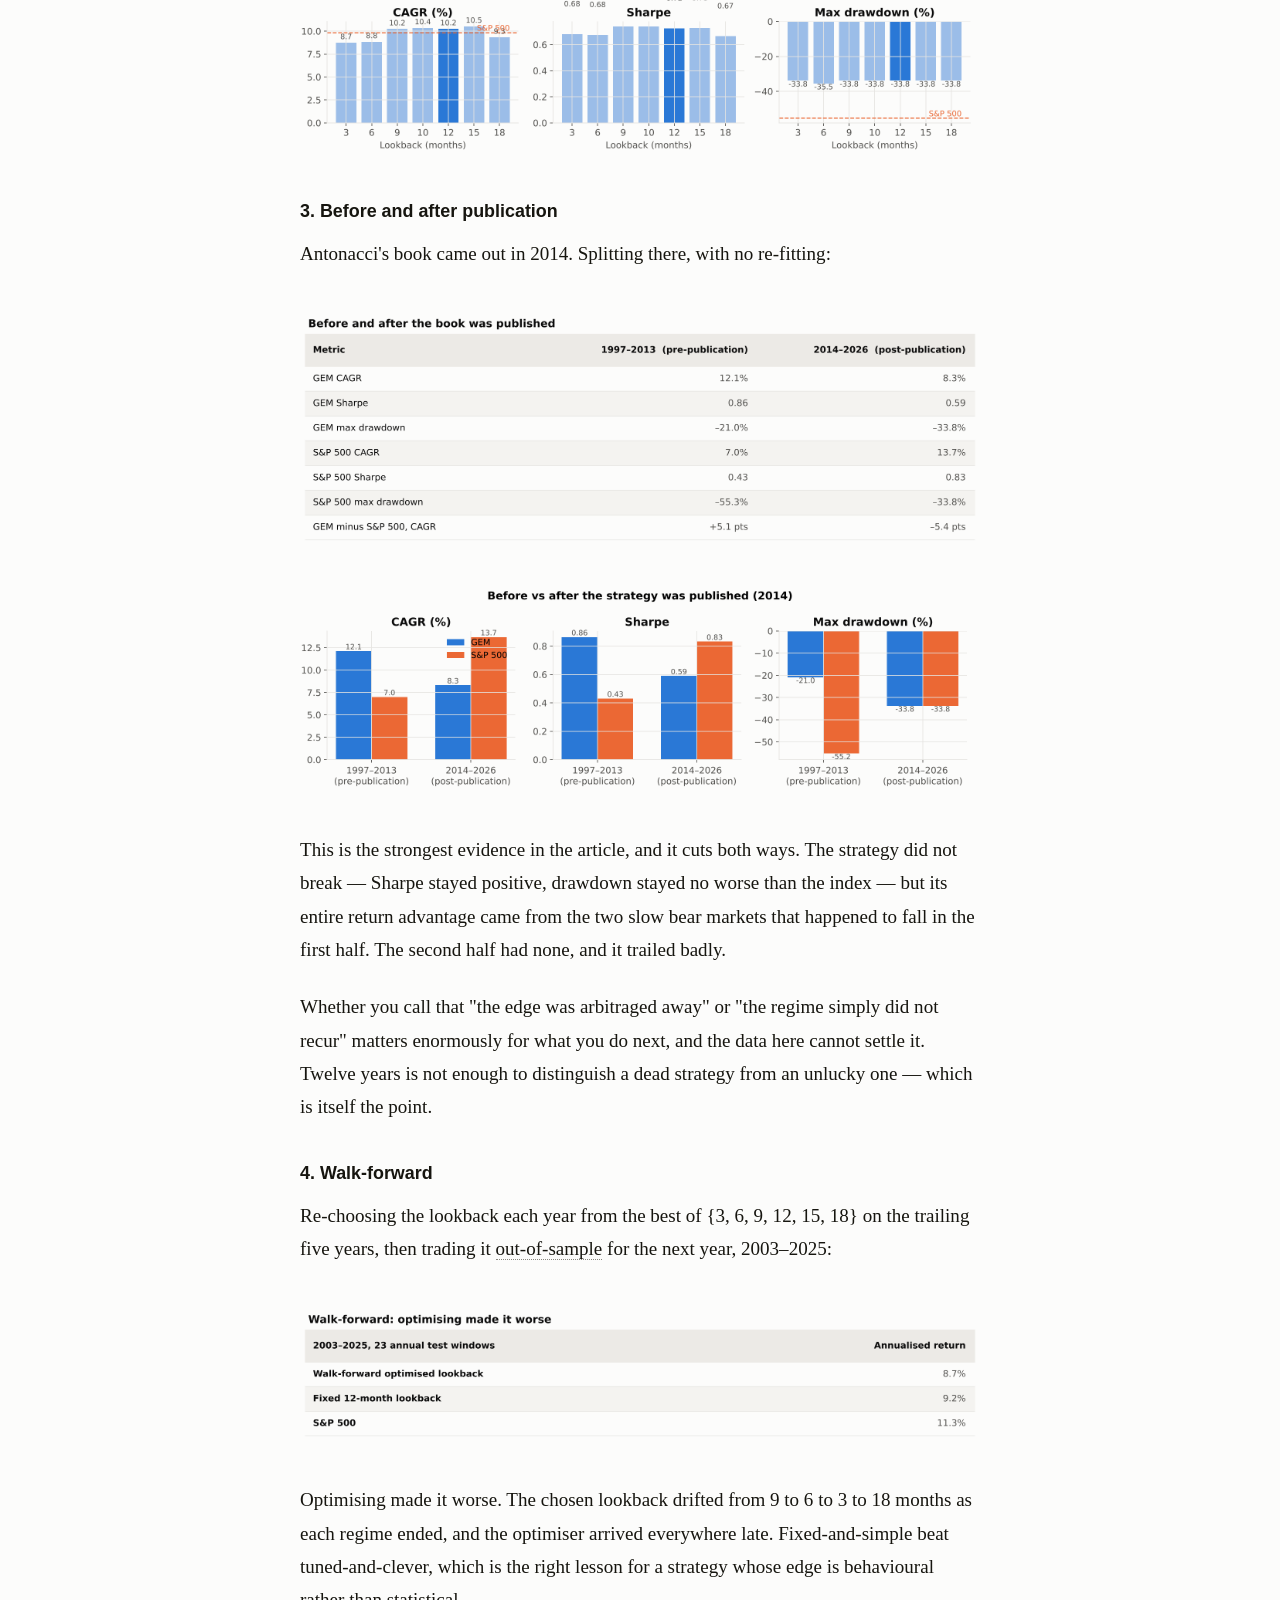
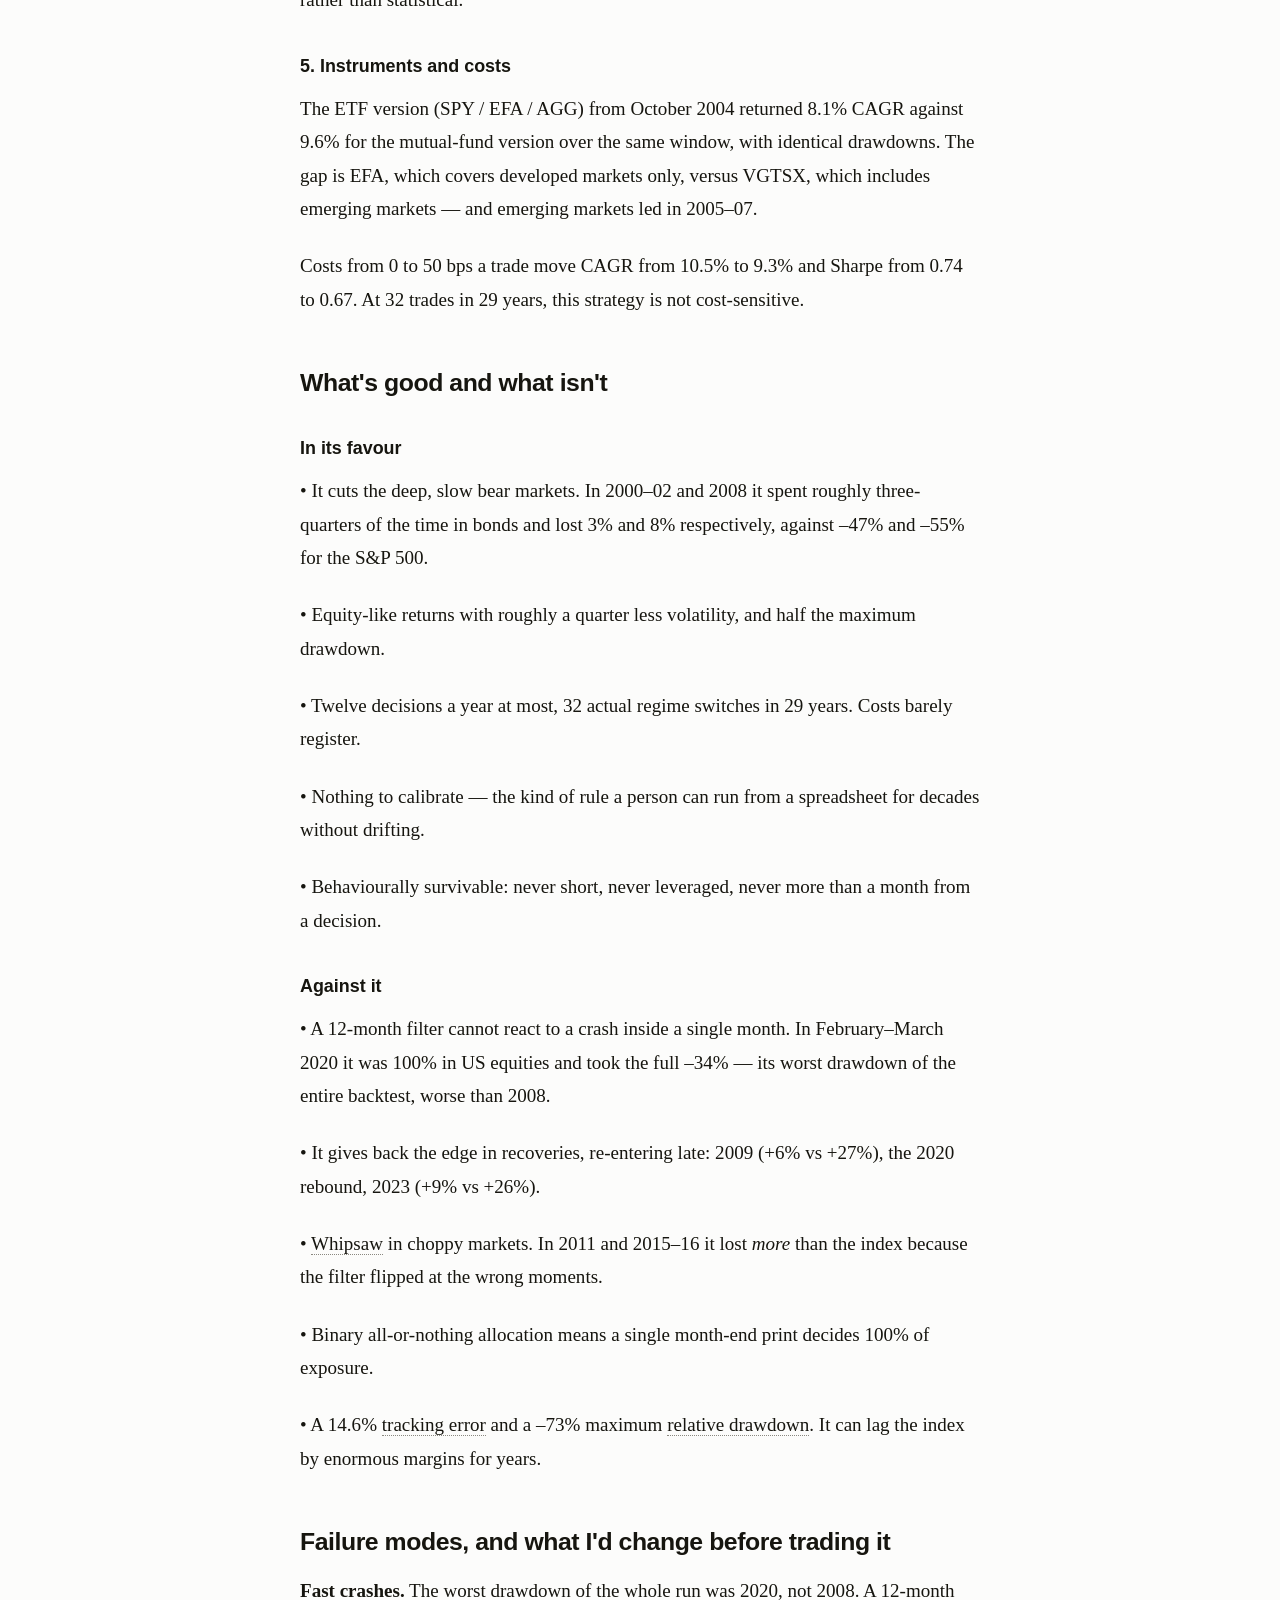
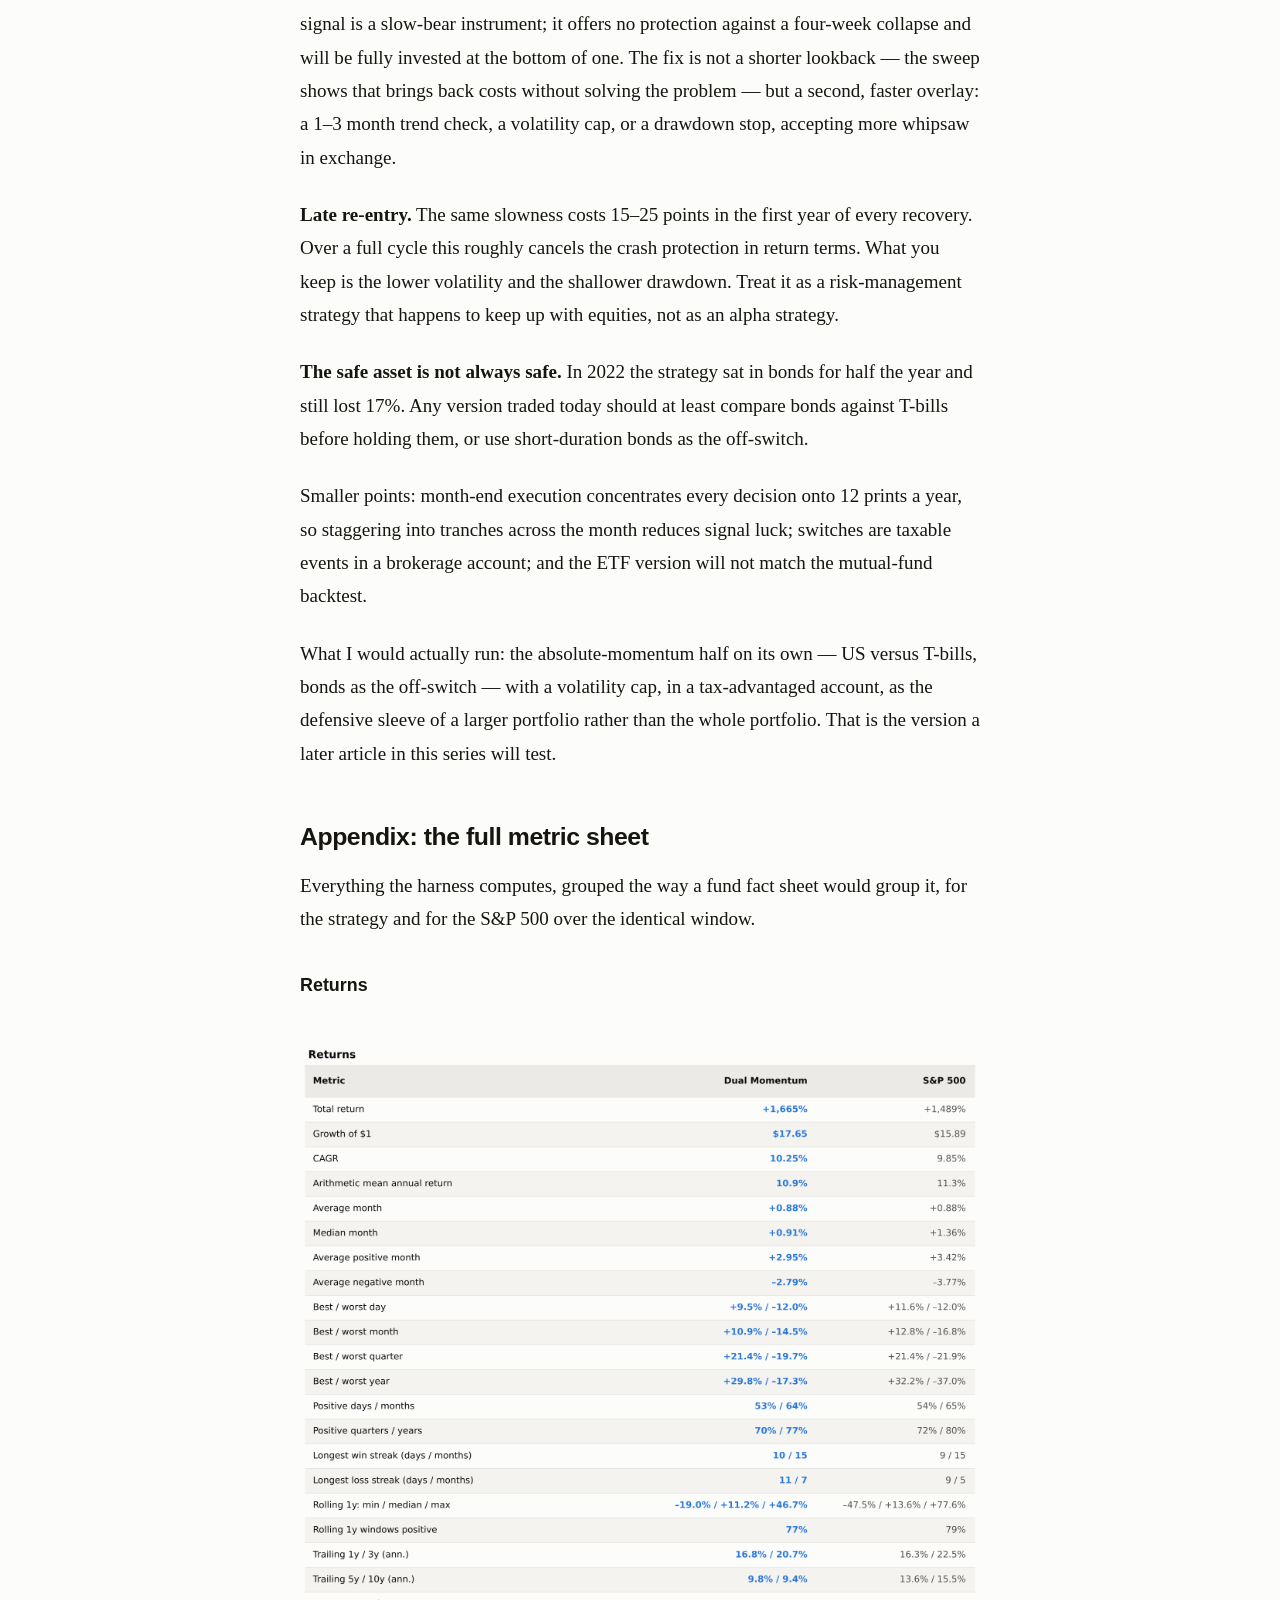
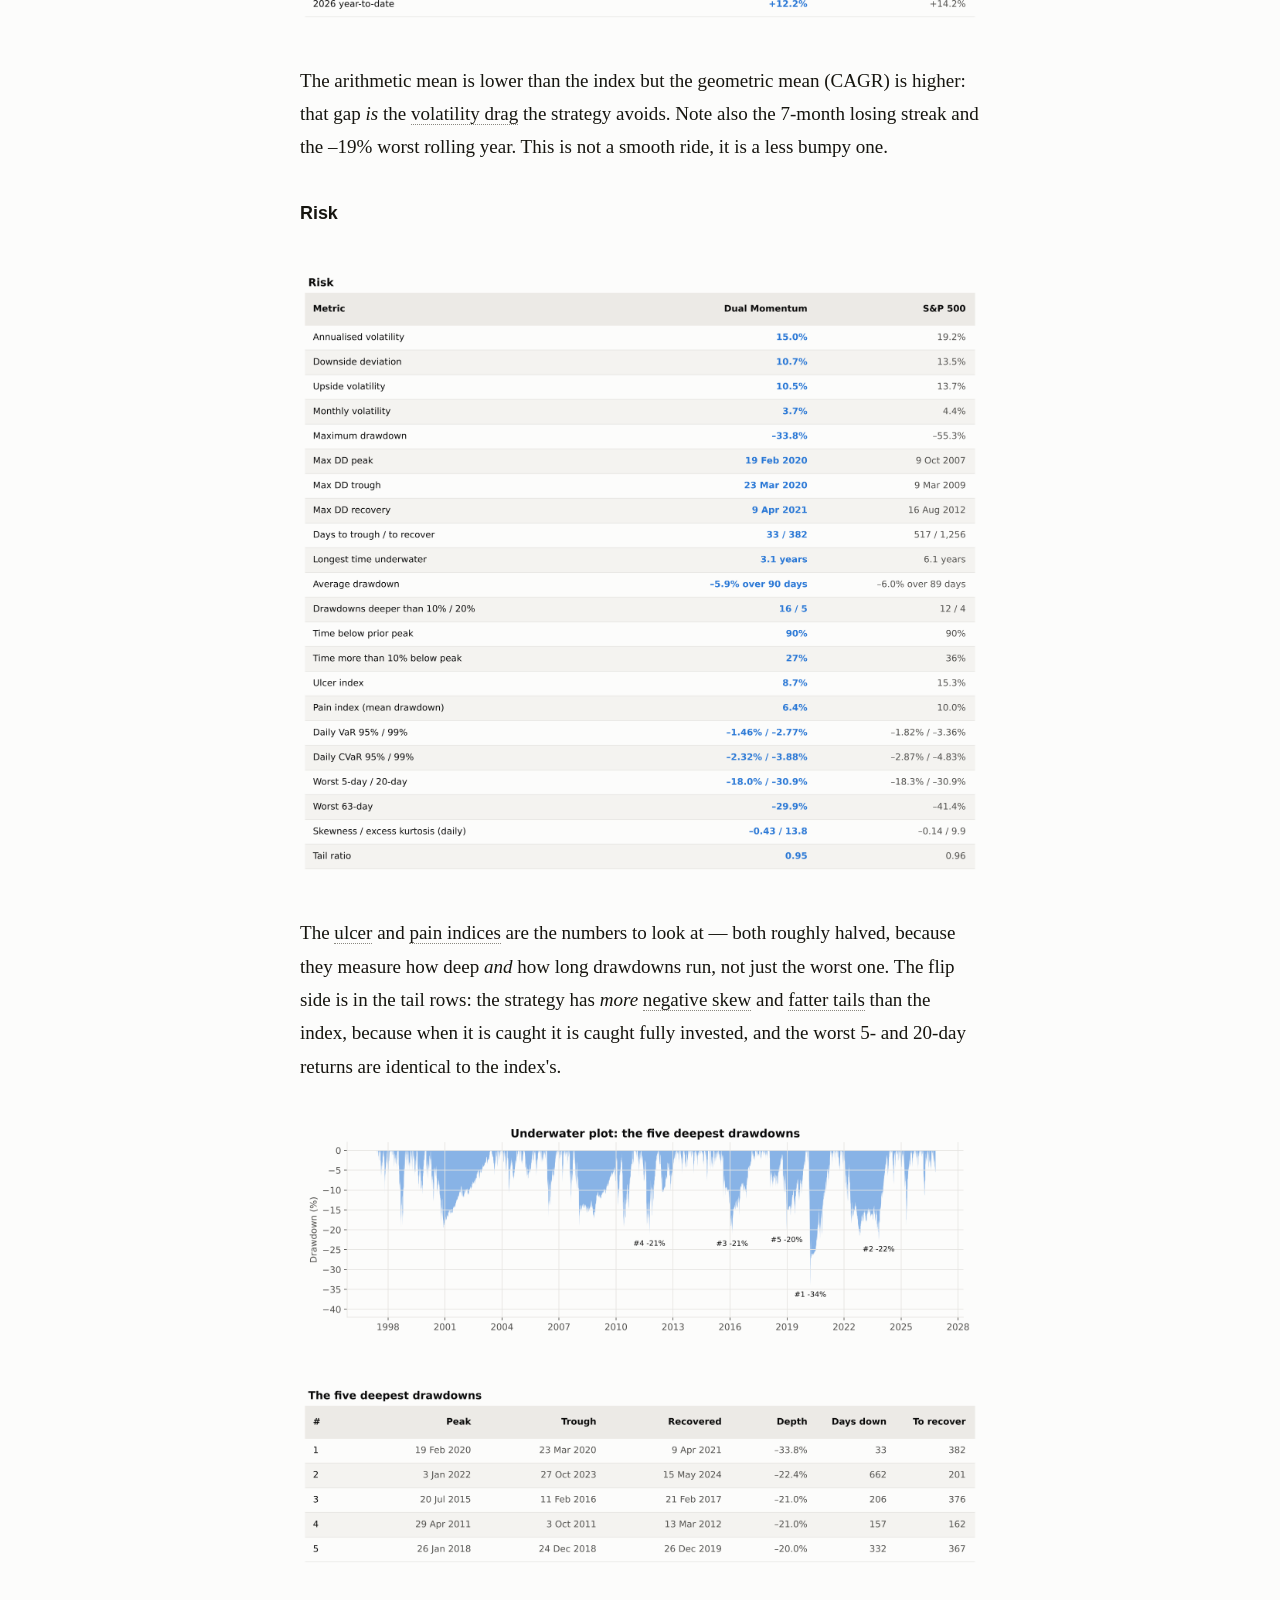
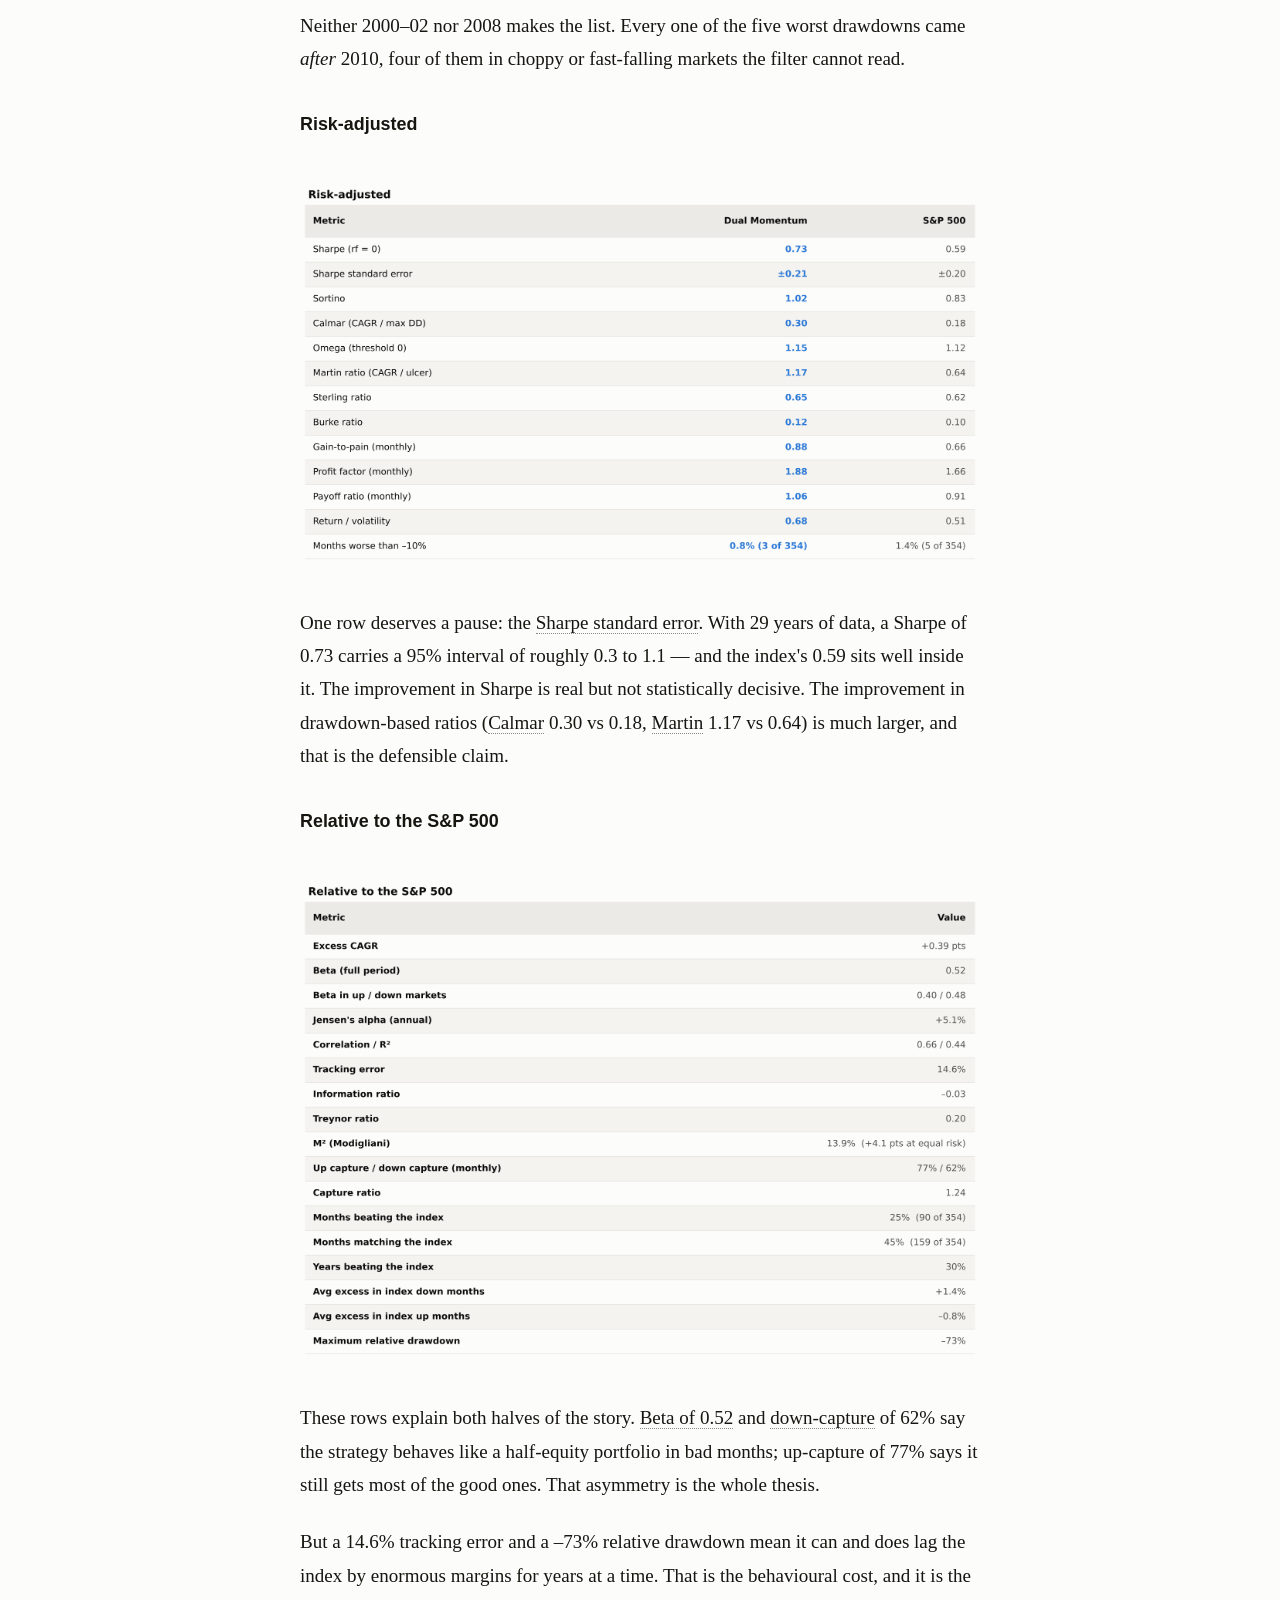
<file: dual-momentum/medium.html>
<!doctype html>
<html lang="en">
<head>
<meta name="robots" content="noindex,nofollow">
<meta charset="utf-8">
<meta name="viewport" content="width=device-width, initial-scale=1">
<title>I Backtested Dual Momentum for 29 Years. It Stopped Working the Year the Book Came Out.</title>
<meta name="description" content="29 years, 90+ metrics, walk-forward validation, and all the code.">
<meta name="author" content="Abhinav Taduka">
<link rel="canonical" href="https://algostrategylab.github.io/dual-momentum/">
<meta property="og:type" content="article">
<meta property="og:title" content="I Backtested Dual Momentum for 29 Years. It Stopped Working the Year the Book Came Out.">
<meta property="og:description" content="29 years, 90+ metrics, walk-forward validation, and all the code.">
<meta property="og:image" content="https://algostrategylab.github.io/assets/charts/chart1_equity.png">
<meta property="og:url" content="https://algostrategylab.github.io/dual-momentum/">
<meta name="twitter:card" content="summary_large_image">
<link rel="alternate" type="application/rss+xml" title="Strategy Lab" href="https://algostrategylab.github.io/feed.xml">
<link rel="stylesheet" href="../style.css">
</head>
<body>
<header class="site"><div class="wrap">
  <a class="brand" href="../">Strategy Lab</a>
  <nav><a href="../">All strategies</a><a href="../glossary/">Glossary</a><a href="https://github.com/AlgoStrategyLab/strategy-lab">GitHub</a><a href="../feed.xml">RSS</a></nav>
</div></header>

<div class="wrap">
<article>
<h1>I Backtested Dual Momentum for 29 Years. It Stopped Working the Year the Book Came Out.</h1>
<p class="deck">Full rules, 90+ metrics, <a class="gl" href="../glossary/#walk-forward">walk-forward</a> validation, and all the code. The risk numbers held up. The returns did not.</p>
<p class="byline">Abhinav Taduka &middot; 22 October 2026 &middot; Strategy Lab #1</p>
<p>Dual Momentum is one of the most widely recommended systematic strategies in retail investing. The rule takes two sentences to state, it sidestepped both the dot-com bust and the 2008 crash in backtests, and Gary Antonacci's 2014 book made it something close to canon in the DIY quant community.</p>
<p>So I rebuilt it from scratch and ran it over 29 years of daily data — May 1997 to October 2026 — with realistic costs, next-day execution and no fitted parameters. Then I split the record at 2014, the year the book was published.</p>
<p><strong>Before publication, the strategy beat the S&amp;P 500 by 5.1 percentage points a year. After publication, it trailed by 5.4.</strong></p>
<p>That is the headline, and it is not quite the indictment it sounds like. The reason the edge vanished turns out to be more interesting than the fact that it did, and the part of the strategy that actually matters survived the test. But it does mean almost every write-up you have read about Dual Momentum is quoting numbers from a window that has not repeated.</p>
<p>Here is the whole thing: the rules, every metric I could compute, and the four robustness tests that decide whether any of it means anything. <a href="https://github.com/AlgoStrategyLab/dual-momentum">All the code and every result file is public</a>, so you can disagree with me using my own data.</p>
<p class="note"><strong>New to systematic trading?</strong> Terms like <a href="../glossary/#cagr">CAGR</a>, <a href="../glossary/#sharpe">Sharpe ratio</a>, <a href="../glossary/#max-drawdown">maximum drawdown</a> and <a href="../glossary/#walk-forward">walk-forward analysis</a> are explained in plain language in the <a href="../glossary/">glossary</a> — 64 definitions, no prior knowledge assumed. Dotted underlines in this article link straight to the relevant entry.</p>
<h2>The idea</h2>
<p>Dual Momentum, in Antonacci's Global Equities Momentum (GEM) formulation, asks two questions once a month and then does nothing for the rest of it. First, <strong><a class="gl" href="../glossary/#absolute-momentum">absolute momentum</a></strong>: has the stock market beaten cash over the past 12 months? If not, hold bonds. Second, <strong><a class="gl" href="../glossary/#relative-momentum">relative momentum</a></strong>: if stocks are winning, hold whichever of US or international equities has the stronger 12-month return.</p>
<p>That is the entire strategy. One <a class="gl" href="../glossary/#lookback">lookback</a>, one <a class="gl" href="../glossary/#rebalance">rebalance</a> a month, one position at a time.</p>
<p>The inefficiency it leans on — <a class="gl" href="../glossary/#momentum">momentum</a> — is the best-documented one in empirical finance. Assets that have outperformed over the past 6–12 months tend to keep outperforming for the next 1–12 months (Jegadeesh &amp; Titman, 1993; Moskowitz, Ooi &amp; Pedersen, 2012). The usual explanations are behavioural — investors under-react to news, then herd into it — plus the structural fact that bear markets tend to unfold over months rather than days, which gives a slow 12-month filter time to step aside.</p>
<p>GEM combines two separate effects. Relative momentum harvests the cross-sectional premium; absolute momentum is a <a class="gl" href="../glossary/#trend-filter">trend filter</a>. Keep that distinction in mind, because the robustness section shows that one of the two does essentially all the work.</p>
<h2>The rules, exactly as <a class="gl" href="../glossary/#backtest">backtested</a></h2>
<p>On the last trading day of every month, using month-end closes:</p>
<p>• Compute the trailing 12-month <a class="gl" href="../glossary/#total-return">total return</a> of US equities, international equities and <a class="gl" href="../glossary/#tbill">T-bills</a>.</p>
<p>• <strong>Absolute momentum test:</strong> if US equities' 12-month return is below the T-bill return, hold 100% US <a class="gl" href="../glossary/#aggregate-bonds">aggregate bonds</a>. Stop.</p>
<p>• <strong>Relative momentum test:</strong> otherwise hold 100% of whichever equity sleeve — US or international — has the higher 12-month return.</p>
<p>• Execute at the next trading day's close. Hold until the next month-end. No leverage, no shorting, no intra-month trades.</p>
<figure><img src="../assets/tables/t_rules.png" alt="Instruments used: VFINX for US equities, VGTSX for international, VBMFX for bonds, 13-week T-bill yield as the cash hurdle"></figure>

<p>I used <a class="gl" href="../glossary/#mutual-fund-share-class">mutual-fund share classes</a> because they carry the longest common history — VGTSX launched in April 1996. The <a class="gl" href="../glossary/#etf">ETF version</a> (SPY/EFA/AGG) is run as a cross-check in the robustness section.</p>
<p>It is worth noting what the rules do <em>not</em> contain: no stop-losses, no <a class="gl" href="../glossary/#volatility-targeting">volatility targeting</a>, no partial positions. One asset, all in, once a month.</p>
<h2>Backtest setup</h2>
<p>Every number here comes from one run of a small pandas/numpy harness I wrote for this series. The same engine, cost model and metric definitions will be used for every strategy that follows, so results stay comparable across articles.</p>
<figure><img src="../assets/tables/t_setup.png" alt="Backtest setup: Yahoo Finance adjusted daily closes, May 1997 to October 2026, monthly rebalance, next-close execution, 10 bps costs, no fitted parameters"></figure>

<p><strong>Bias controls.</strong> Signals use only month-end closes available on the rebalance date, and execution is lagged a day, so there is no same-bar <a class="gl" href="../glossary/#look-ahead-bias">look-ahead</a>. No parameters were fitted — the 12-month lookback is the published rule, and the sensitivity grid below exists precisely to show what happens if you tune it. Fund <a class="gl" href="../glossary/#expense-ratio">expense ratios</a> are already inside the adjusted prices.</p>
<p>What is <em>not</em> modelled: taxes (32 switches in 354 months, so roughly one month in eleven is a <a class="gl" href="../glossary/#taxable-event">taxable event</a>), bid-ask spread beyond the flat <a class="gl" href="../glossary/#basis-point">10 bps</a>, and the fact that mutual funds fill at the same close as the signal, which an ETF implementation would not.</p>
<h2>Results</h2>
<p>Over 29.4 years, Dual Momentum turned $1 into $17.65 against $15.89 for the S&amp;P 500 — a 10.25% <a class="gl" href="../glossary/#cagr">CAGR</a> versus 9.85% — with a quarter less volatility and a <a class="gl" href="../glossary/#max-drawdown">maximum drawdown</a> of 34% against 55%.</p>
<p>The return edge is small. The risk edge is the story.</p>
<figure><img src="../assets/tables/t_headline.png" alt="Headline results table comparing Dual Momentum, S&amp;P 500, 60/40 and international equities"></figure>

<figure><img src="../assets/charts/chart1_equity.png" alt="Growth of $1 on a log scale, May 1997 to October 2026, with background shading showing which asset the strategy held"><figcaption>The shaded background shows what the strategy held. Two things stand out: the long bond stretches in 2001–03 and 2008–09 that explain the drawdown table, and the long international stretch in 2003–07 that explains most of the return edge.</figcaption></figure>

<figure><img src="../assets/charts/chart2_drawdown.png" alt="Drawdown comparison showing the strategy avoided the 2000-02 and 2008 declines but took the full COVID crash"></figure>

<figure><img src="../assets/charts/chart3_yearly.png" alt="Calendar-year returns, strategy versus S&amp;P 500, 1998 to 2026"></figure>

<p><strong>Year by year.</strong> The strategy beat the index in 9 of 29 full years, matched it in 5 — years it sat in US equities throughout — and trailed in 15. The wins are large and clustered in bear markets: +20, +31 and +33 points in 2001, 2002 and 2008. The losses are more numerous and smaller: 2009, 2019, 2020 and 2023 were each 14–23 points behind, all rebounds the filter was late to.</p>
<figure><img src="../assets/charts/chart5_rolling.png" alt="Rolling three-year CAGR difference between the strategy and the S&amp;P 500"><figcaption>The rolling three-year picture is the honest one. GEM runs ahead for years after each crash it avoids, then slowly gives it back until the next one.</figcaption></figure>

<p>An investor who adopted this in 2013 has been behind the index on nearly every three-year window since.</p>
<h2>When it works, when it bleeds</h2>
<p>The strategy's value is concentrated in two kinds of episode, and its damage in two others. Here is every major market episode of the backtest, with what the strategy held during it.</p>
<figure><img src="../assets/tables/t_episodes.png" alt="Performance in ten major market episodes from the dot-com bust to the 2025 tariff shock"></figure>

<p><strong>It works when</strong> a bear market unfolds over many months — 2000–02, 2008 — so the 12-month signal turns negative while most of the decline is still ahead. It also works when international equities lead for extended periods, as in 2003–07, when the relative test kept the portfolio in VGTSX and it beat the S&amp;P by roughly 10 points a year for four years running.</p>
<p><strong>It bleeds when</strong> the decline is fast (2020, 2025 — the signal was still positive at the bottom), when markets chop sideways across the month-end dates (2011, 2015), and in V-shaped recoveries, where it re-enters one to three months after the low and misses the sharpest part of the rebound.</p>
<p>Slow trends, good. Fast shocks, no protection. Sideways, mildly harmful. And in 2022 — a slow bear in which bonds also fell — it helped only modestly, because the "safe" asset was not safe that year.</p>
<h2>Robustness: four tests</h2>
<p>A single <a class="gl" href="../glossary/#equity-curve">equity curve</a> proves nothing. These four ask whether the result survives changing the one parameter, changing the era, changing the instruments, and re-optimising honestly.</p>
<h3>1. Which half does the work?</h3>
<figure><img src="../assets/tables/t_ablation.png" alt="Component ablation: full strategy, absolute momentum only, relative momentum only, and buy-and-hold"></figure>

<p>The trend filter is the product. Relative momentum on its own has <em>worse</em> <a class="gl" href="../glossary/#drawdown">drawdowns</a> than the index — it rode international equities all the way down in 2008 — and adds only 0.4 points of CAGR when layered on top of the filter.</p>
<p>If you remember one thing from this article: the absolute-momentum test is where the risk reduction comes from. The clever half is the half you can drop.</p>
<h3>2. Lookback sensitivity</h3>
<p>Every lookback from 9 to 15 months lands within 0.3 points of CAGR and 0.02 of Sharpe. Short lookbacks (3, 6 months) trade three times as often and earn less. There is no cliff, and 12 months is not a lucky number.</p>
<figure><img src="../assets/charts/chart4_lookback.png" alt="Lookback sensitivity across 3, 6, 9, 10, 12, 15 and 18 months for CAGR, Sharpe and max drawdown"></figure>

<h3>3. Before and after publication</h3>
<p>Antonacci's book came out in 2014. Splitting there, with no re-fitting:</p>
<figure><img src="../assets/tables/t_inout.png" alt="In-sample versus out-of-sample comparison split at January 2014"></figure>

<figure><img src="../assets/charts/chart6_inout.png" alt="Bar chart comparing CAGR, Sharpe and max drawdown before and after 2014"></figure>

<p>This is the strongest evidence in the article, and it cuts both ways. The strategy did not break — Sharpe stayed positive, drawdown stayed no worse than the index — but its entire return advantage came from the two slow bear markets that happened to fall in the first half. The second half had none, and it trailed badly.</p>
<p>Whether you call that "the edge was arbitraged away" or "the regime simply did not recur" matters enormously for what you do next, and the data here cannot settle it. Twelve years is not enough to distinguish a dead strategy from an unlucky one — which is itself the point.</p>
<h3>4. Walk-forward</h3>
<p>Re-choosing the lookback each year from the best of {3, 6, 9, 12, 15, 18} on the trailing five years, then trading it <a class="gl" href="../glossary/#in-sample">out-of-sample</a> for the next year, 2003–2025:</p>
<figure><img src="../assets/tables/t_walkforward.png" alt="Walk-forward results: optimised 8.7%, fixed 12-month 9.2%, S&amp;P 500 11.3%"></figure>

<p>Optimising made it worse. The chosen lookback drifted from 9 to 6 to 3 to 18 months as each regime ended, and the optimiser arrived everywhere late. Fixed-and-simple beat tuned-and-clever, which is the right lesson for a strategy whose edge is behavioural rather than statistical.</p>
<h3>5. Instruments and costs</h3>
<p>The ETF version (SPY / EFA / AGG) from October 2004 returned 8.1% CAGR against 9.6% for the mutual-fund version over the same window, with identical drawdowns. The gap is EFA, which covers developed markets only, versus VGTSX, which includes emerging markets — and emerging markets led in 2005–07.</p>
<p>Costs from 0 to 50 bps a trade move CAGR from 10.5% to 9.3% and Sharpe from 0.74 to 0.67. At 32 trades in 29 years, this strategy is not cost-sensitive.</p>
<h2>What's good and what isn't</h2>
<h3>In its favour</h3>
<p>• It cuts the deep, slow bear markets. In 2000–02 and 2008 it spent roughly three-quarters of the time in bonds and lost 3% and 8% respectively, against –47% and –55% for the S&amp;P 500.</p>
<p>• Equity-like returns with roughly a quarter less volatility, and half the maximum drawdown.</p>
<p>• Twelve decisions a year at most, 32 actual regime switches in 29 years. Costs barely register.</p>
<p>• Nothing to calibrate — the kind of rule a person can run from a spreadsheet for decades without drifting.</p>
<p>• Behaviourally survivable: never short, never leveraged, never more than a month from a decision.</p>
<h3>Against it</h3>
<p>• A 12-month filter cannot react to a crash inside a single month. In February–March 2020 it was 100% in US equities and took the full –34% — its worst drawdown of the entire backtest, worse than 2008.</p>
<p>• It gives back the edge in recoveries, re-entering late: 2009 (+6% vs +27%), the 2020 rebound, 2023 (+9% vs +26%).</p>
<p>• <a class="gl" href="../glossary/#whipsaw">Whipsaw</a> in choppy markets. In 2011 and 2015–16 it lost <em>more</em> than the index because the filter flipped at the wrong moments.</p>
<p>• Binary all-or-nothing allocation means a single month-end print decides 100% of exposure.</p>
<p>• A 14.6% <a class="gl" href="../glossary/#tracking-error">tracking error</a> and a –73% maximum <a class="gl" href="../glossary/#relative-drawdown">relative drawdown</a>. It can lag the index by enormous margins for years.</p>
<h2>Failure modes, and what I'd change before trading it</h2>
<p><strong>Fast crashes.</strong> The worst drawdown of the whole run was 2020, not 2008. A 12-month signal is a slow-bear instrument; it offers no protection against a four-week collapse and will be fully invested at the bottom of one. The fix is not a shorter lookback — the sweep shows that brings back costs without solving the problem — but a second, faster overlay: a 1–3 month trend check, a volatility cap, or a drawdown stop, accepting more whipsaw in exchange.</p>
<p><strong>Late re-entry.</strong> The same slowness costs 15–25 points in the first year of every recovery. Over a full cycle this roughly cancels the crash protection in return terms. What you keep is the lower volatility and the shallower drawdown. Treat it as a risk-management strategy that happens to keep up with equities, not as an alpha strategy.</p>
<p><strong>The safe asset is not always safe.</strong> In 2022 the strategy sat in bonds for half the year and still lost 17%. Any version traded today should at least compare bonds against T-bills before holding them, or use short-duration bonds as the off-switch.</p>
<p>Smaller points: month-end execution concentrates every decision onto 12 prints a year, so staggering into tranches across the month reduces signal luck; switches are taxable events in a brokerage account; and the ETF version will not match the mutual-fund backtest.</p>
<p>What I would actually run: the absolute-momentum half on its own — US versus T-bills, bonds as the off-switch — with a volatility cap, in a tax-advantaged account, as the defensive sleeve of a larger portfolio rather than the whole portfolio. That is the version a later article in this series will test.</p>
<h2>Appendix: the full metric sheet</h2>
<p>Everything the harness computes, grouped the way a fund fact sheet would group it, for the strategy and for the S&amp;P 500 over the identical window.</p>
<h3>Returns</h3>
<figure><img src="../assets/tables/t_returns.png" alt="Full returns metrics table"></figure>

<p>The arithmetic mean is lower than the index but the geometric mean (CAGR) is higher: that gap <em>is</em> the <a class="gl" href="../glossary/#volatility-drag">volatility drag</a> the strategy avoids. Note also the 7-month losing streak and the –19% worst rolling year. This is not a smooth ride, it is a less bumpy one.</p>
<h3>Risk</h3>
<figure><img src="../assets/tables/t_risk.png" alt="Full risk metrics table"></figure>

<p>The <a class="gl" href="../glossary/#ulcer-index">ulcer</a> and <a class="gl" href="../glossary/#pain-index">pain indices</a> are the numbers to look at — both roughly halved, because they measure how deep <em>and</em> how long drawdowns run, not just the worst one. The flip side is in the tail rows: the strategy has <em>more</em> <a class="gl" href="../glossary/#skewness">negative skew</a> and <a class="gl" href="../glossary/#kurtosis">fatter tails</a> than the index, because when it is caught it is caught fully invested, and the worst 5- and 20-day returns are identical to the index's.</p>
<figure><img src="../assets/charts/chart8_underwater.png" alt="Underwater plot showing the five deepest drawdowns"></figure>

<figure><img src="../assets/tables/t_drawdowns.png" alt="The five deepest drawdowns with peak, trough and recovery dates"></figure>

<p>Neither 2000–02 nor 2008 makes the list. Every one of the five worst drawdowns came <em>after</em> 2010, four of them in choppy or fast-falling markets the filter cannot read.</p>
<h3>Risk-adjusted</h3>
<figure><img src="../assets/tables/t_riskadj.png" alt="Risk-adjusted ratios table"></figure>

<p>One row deserves a pause: the <a class="gl" href="../glossary/#sharpe">Sharpe standard error</a>. With 29 years of data, a Sharpe of 0.73 carries a 95% interval of roughly 0.3 to 1.1 — and the index's 0.59 sits well inside it. The improvement in Sharpe is real but not statistically decisive. The improvement in drawdown-based ratios (<a class="gl" href="../glossary/#calmar">Calmar</a> 0.30 vs 0.18, <a class="gl" href="../glossary/#martin">Martin</a> 1.17 vs 0.64) is much larger, and that is the defensible claim.</p>
<h3>Relative to the S&amp;P 500</h3>
<figure><img src="../assets/tables/t_relative.png" alt="Benchmark-relative metrics table"></figure>

<p>These rows explain both halves of the story. <a class="gl" href="../glossary/#beta">Beta of 0.52</a> and <a class="gl" href="../glossary/#capture">down-capture</a> of 62% say the strategy behaves like a half-equity portfolio in bad months; up-capture of 77% says it still gets most of the good ones. That asymmetry is the whole thesis.</p>
<p>But a 14.6% tracking error and a –73% relative drawdown mean it can and does lag the index by enormous margins for years at a time. That is the behavioural cost, and it is the reason most people abandon a strategy like this shortly before the next crash would have paid them back.</p>
<h3>Trading</h3>
<figure><img src="../assets/tables/t_trading.png" alt="Trading activity metrics table"></figure>

<h3>Monthly returns</h3>
<figure><img src="../assets/charts/chart7_monthly_heatmap.png" alt="Heatmap of monthly returns from 1997 to 2026 with annual totals"><figcaption>The regime story in one glance: the quiet, pale rows of 2001–02 and 2008–09 are the bond years; the deep red cells are almost all post-2010, when the strategy was in equities for a shock.</figcaption></figure>
<h2>The code</h2>
<p>Everything here runs from a ~400-line Python harness (pandas, numpy, yfinance) with a <code>Strategy</code> interface, a one-day-lagged execution engine, a flat cost model, and robustness helpers for parameter sweeps, in/out-of-sample splits and walk-forward. Each run writes a single JSON file &mdash; every metric, the yearly table, equity and drawdown series, allocation changes &mdash; and that file is what the charts and tables above were rendered from.</p>
<pre><code>pip install -r requirements.txt
python strategies/dual-momentum/run.py
python strategies/dual-momentum/make_charts.py</code></pre>
<p><strong>Code:</strong> <a href="https://github.com/AlgoStrategyLab/strategy-lab/tree/main/strategies/dual-momentum">strategy-lab/strategies/dual-momentum</a> &mdash; this strategy, with every output file committed. <strong>Engine:</strong> <a href="https://github.com/AlgoStrategyLab/strategy-lab">AlgoStrategyLab/strategy-lab</a> &mdash; the shared harness, MIT licensed.</p>
<p>Every strategy in this series emits the same JSON schema, so results are directly comparable across articles.</p>
<p><strong>Next up:</strong> the simplest possible trend filter — a 10-month moving average on the S&amp;P 500 — and whether it does anything Dual Momentum's absolute-momentum test does not.</p>
<hr>
<p class="note"><strong>References.</strong> Antonacci, G. (2014), <em>Dual Momentum Investing</em>. Jegadeesh &amp; Titman (1993), "Returns to Buying Winners and Selling Losers", <em>Journal of Finance</em>. Moskowitz, Ooi &amp; Pedersen (2012), "Time Series Momentum", <em>Journal of Financial Economics</em>. Data: Yahoo Finance adjusted closes, retrieved 22 October 2026.</p>
<p class="note">This is research and education, not investment advice. Backtests benefit from hindsight in instrument choice and start date, and past performance does not predict future results.</p>
</article>
</div>

<footer class="site"><div class="wrap">
Strategy Lab &middot; <a href="https://github.com/AlgoStrategyLab/strategy-lab">github.com/AlgoStrategyLab</a> &middot; <a href="../feed.xml">RSS</a>
</div></footer>
</body>
</html>
</file>
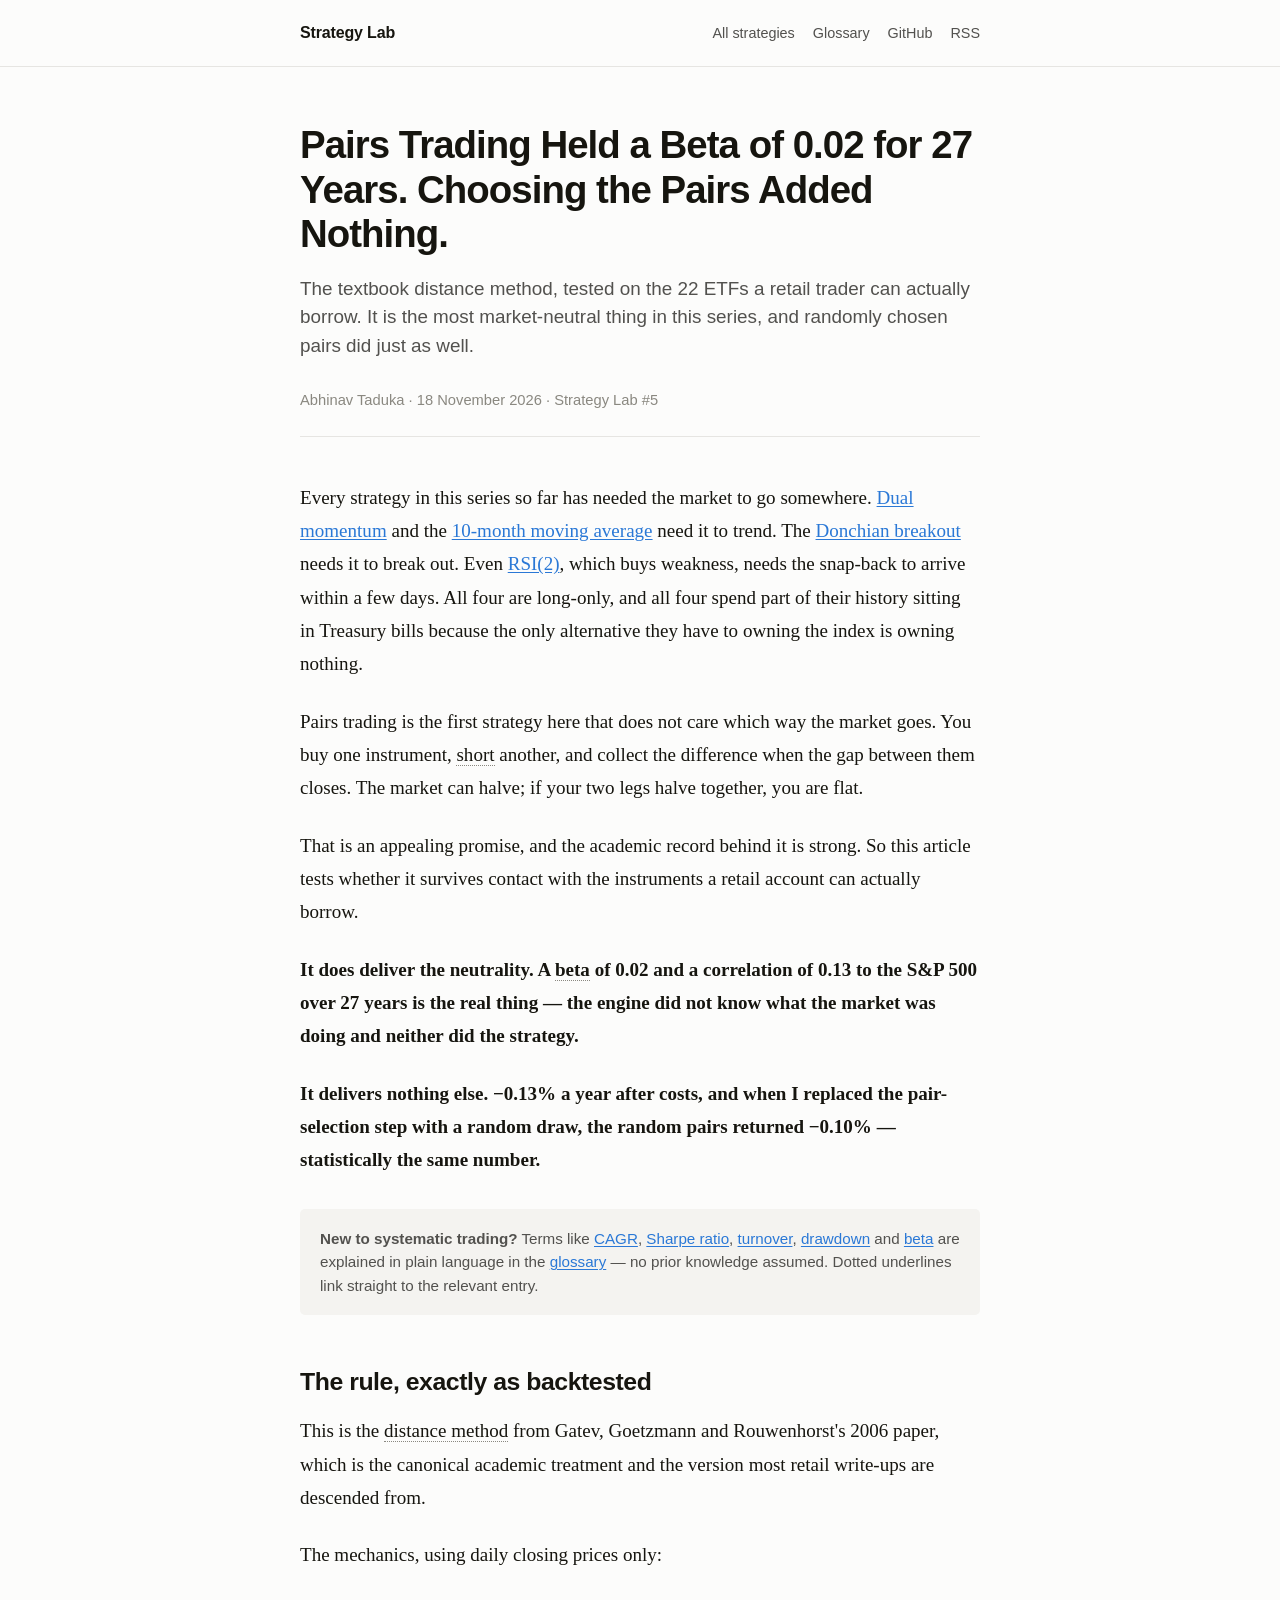
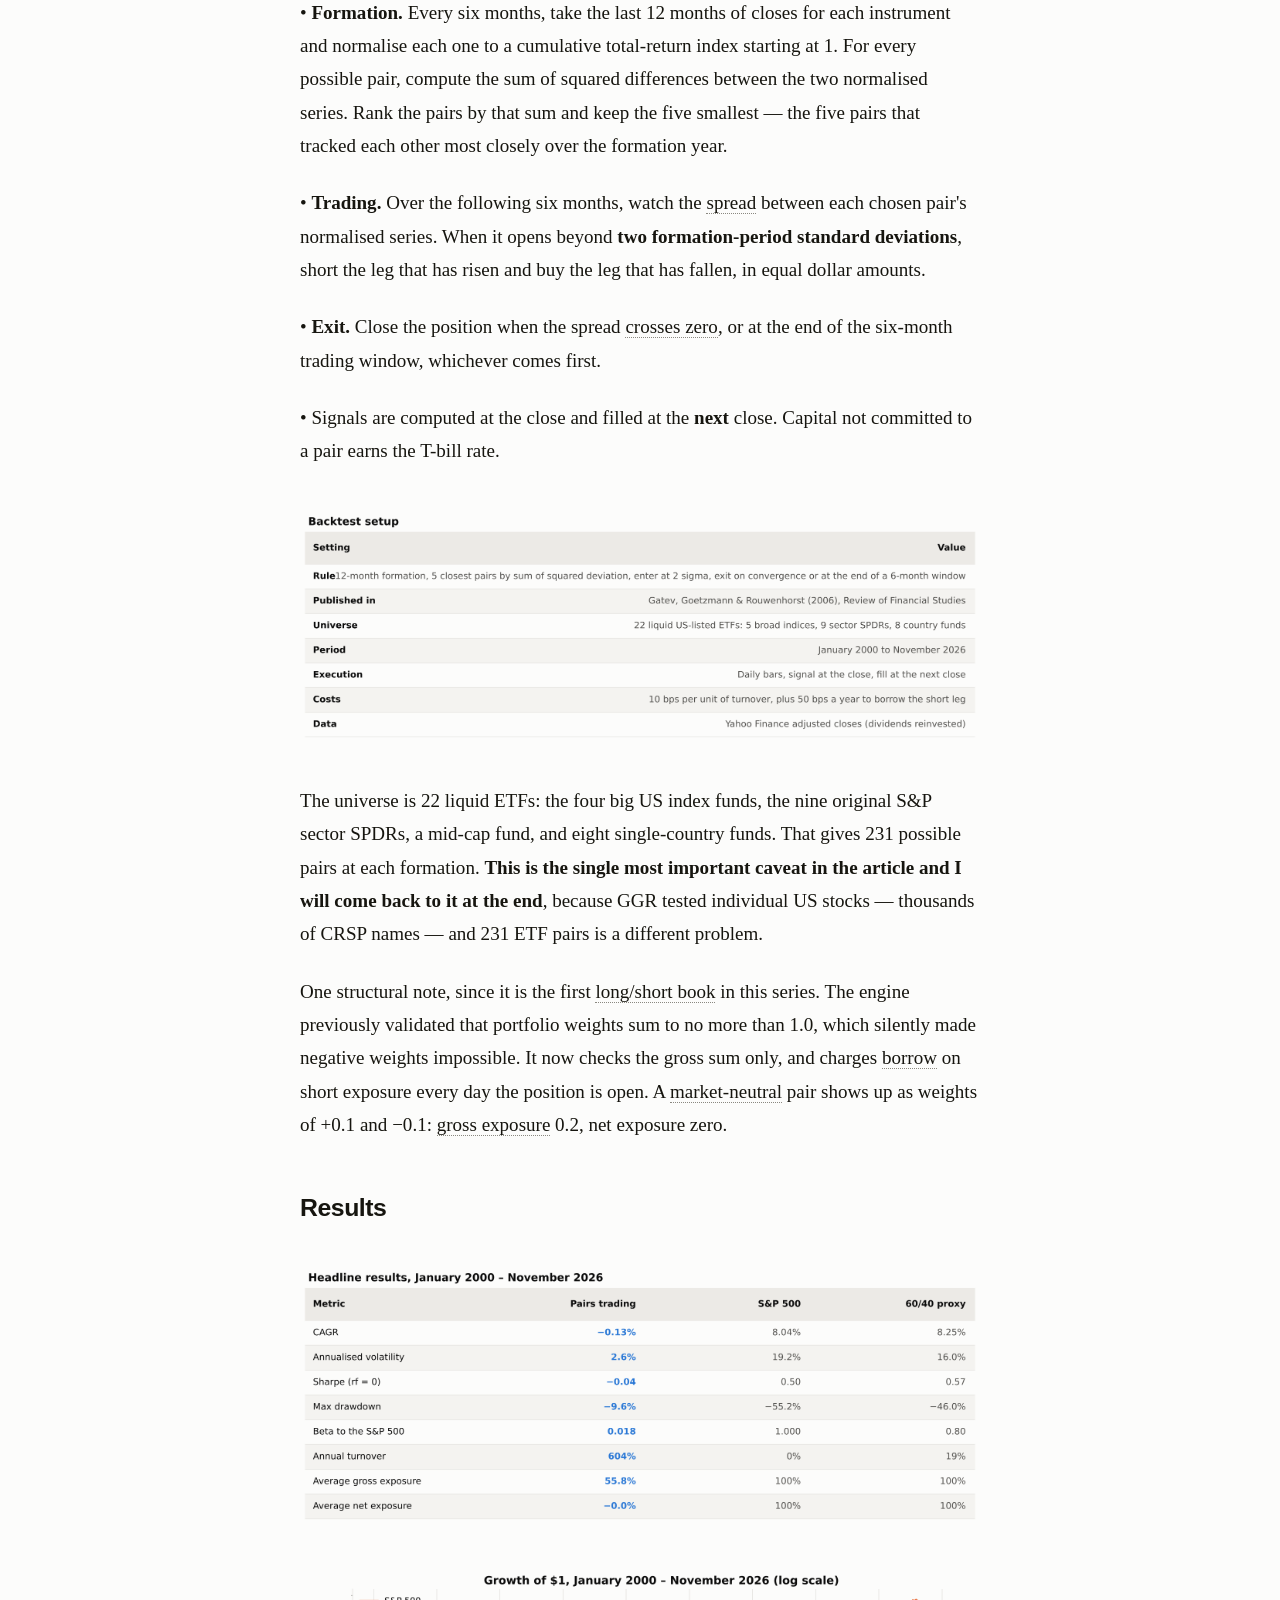
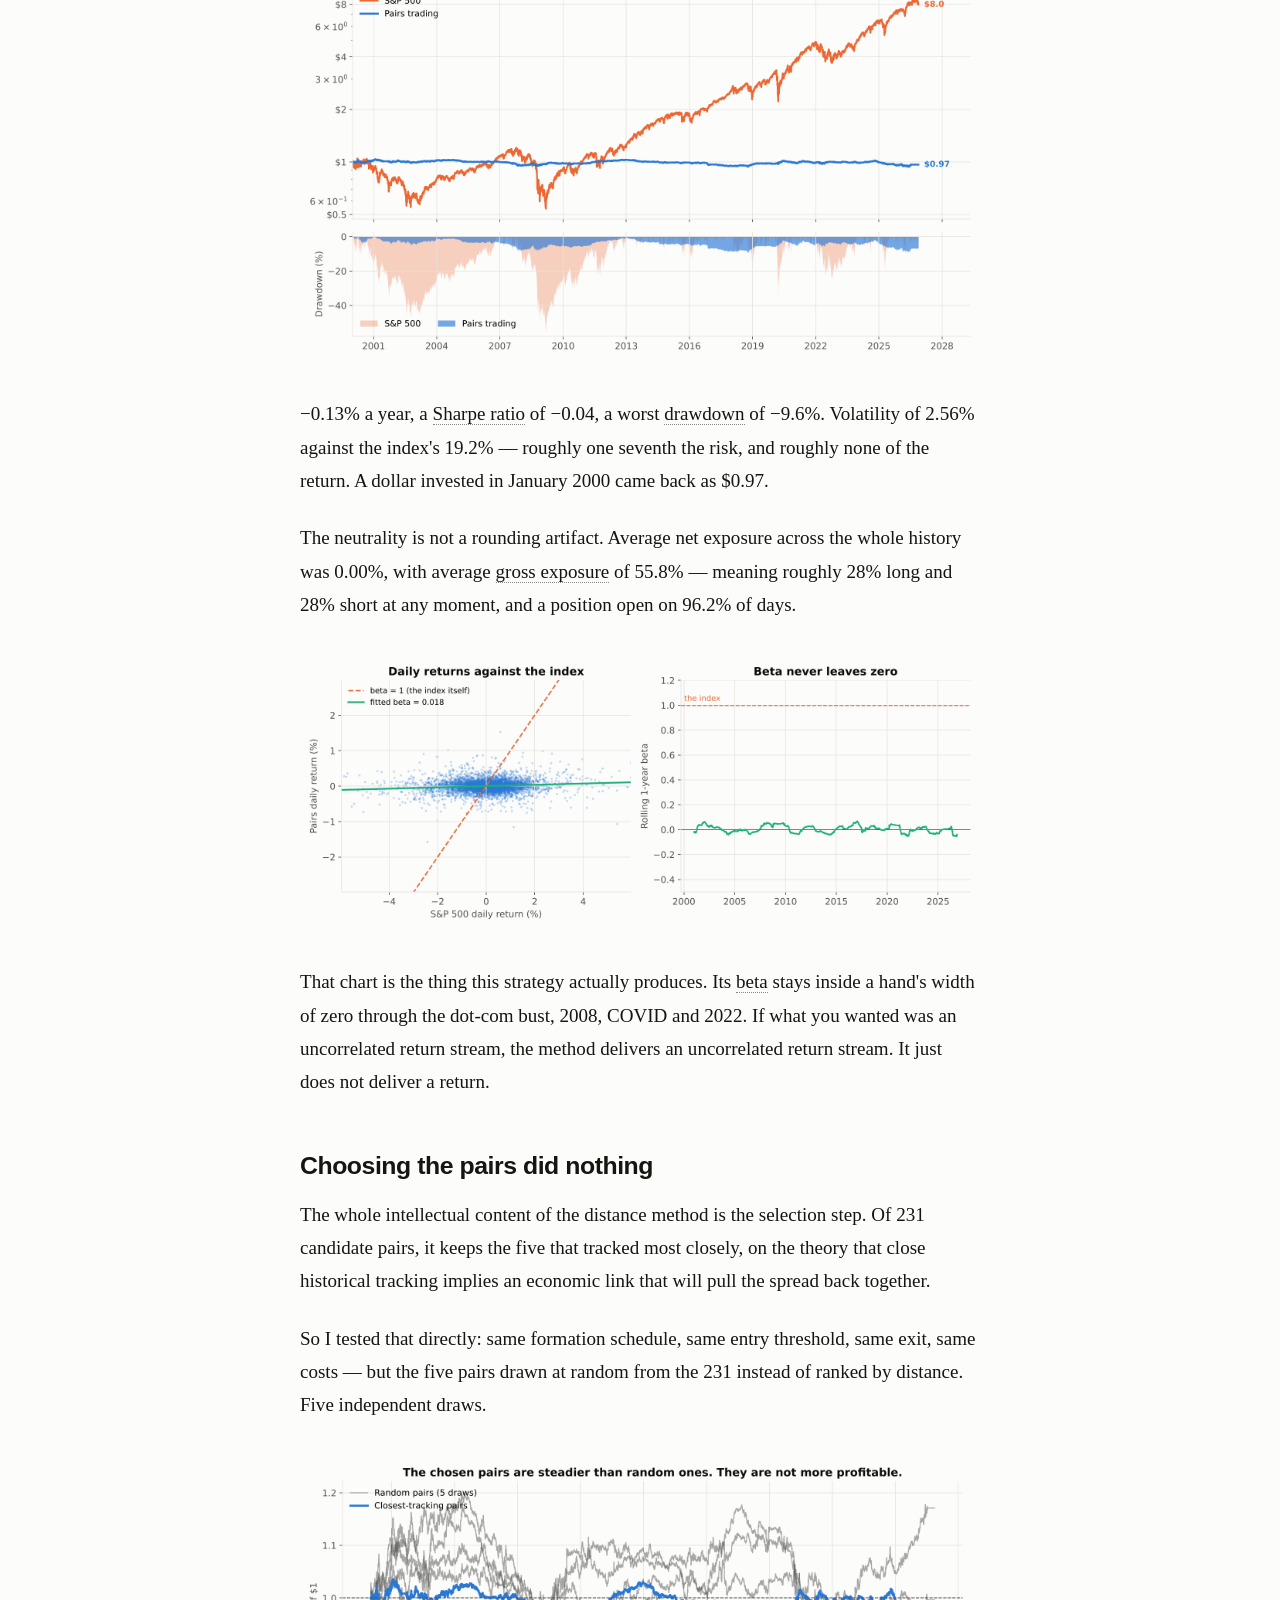
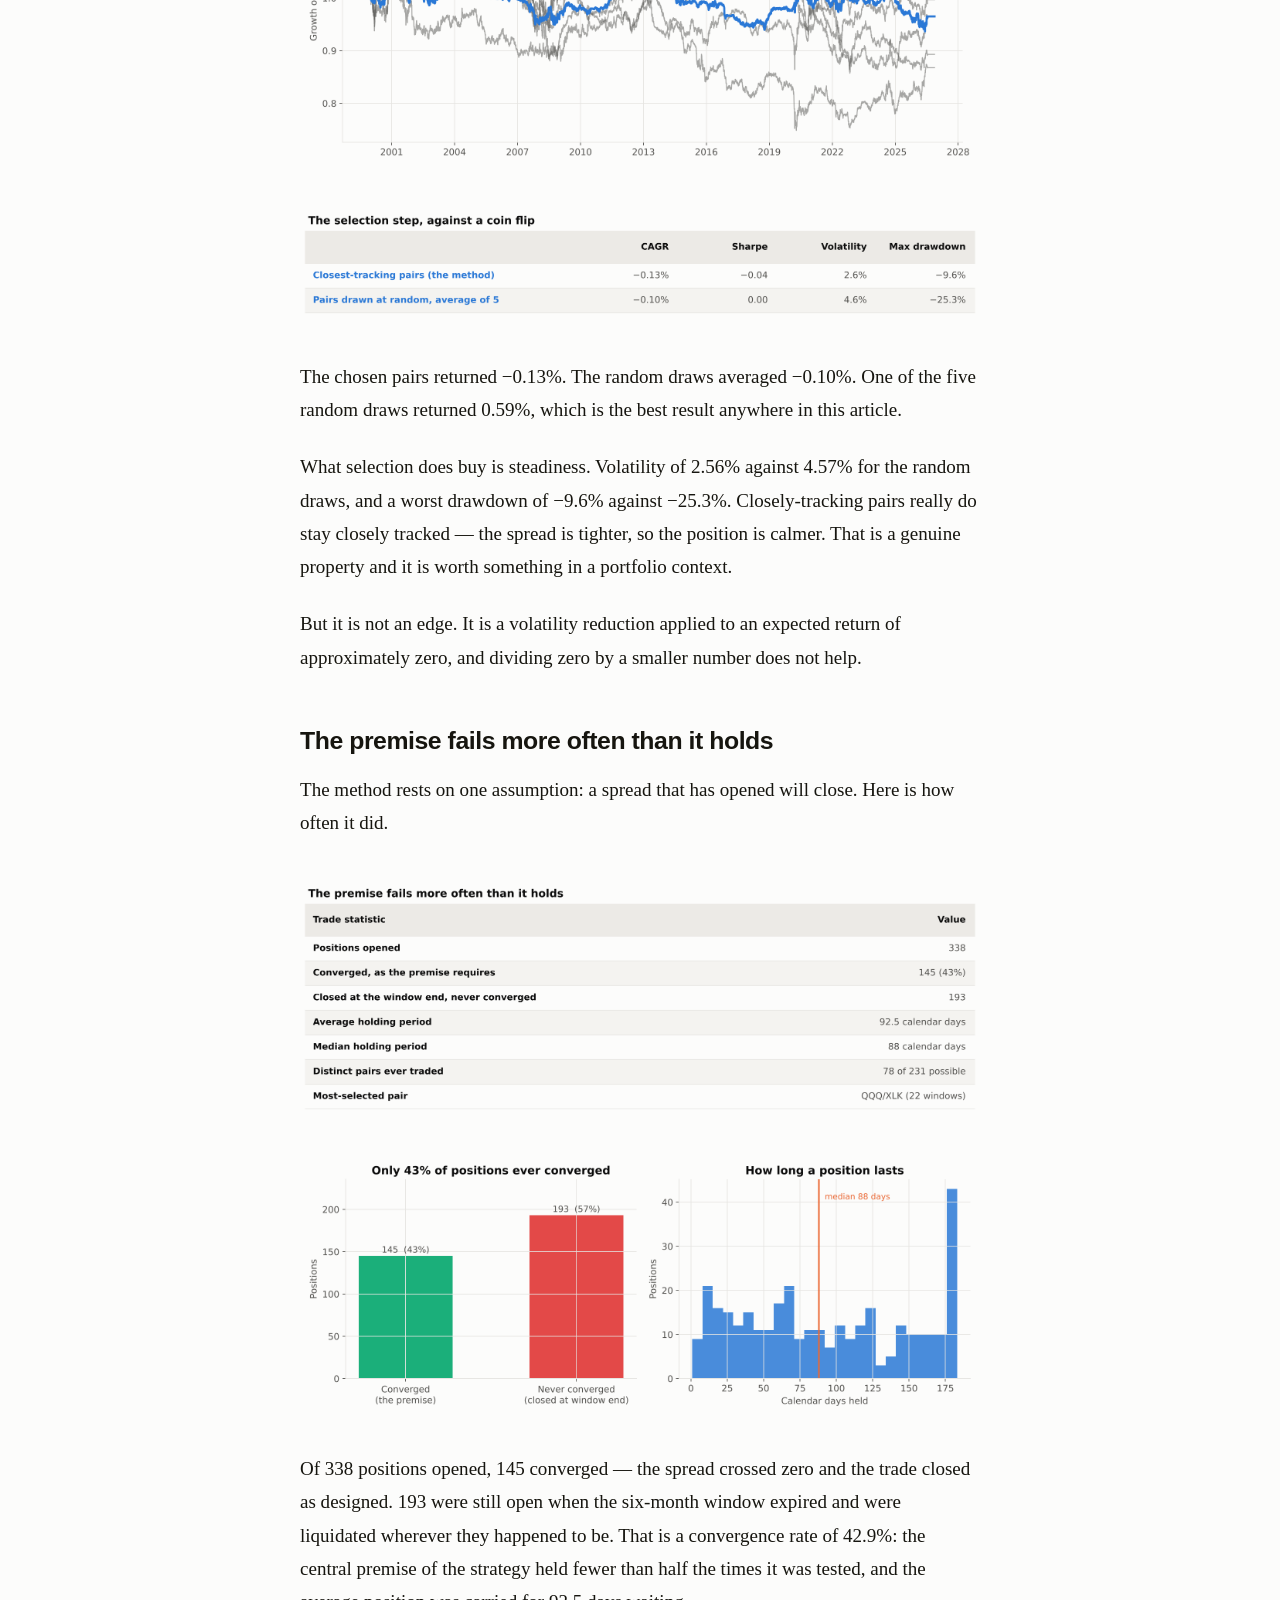
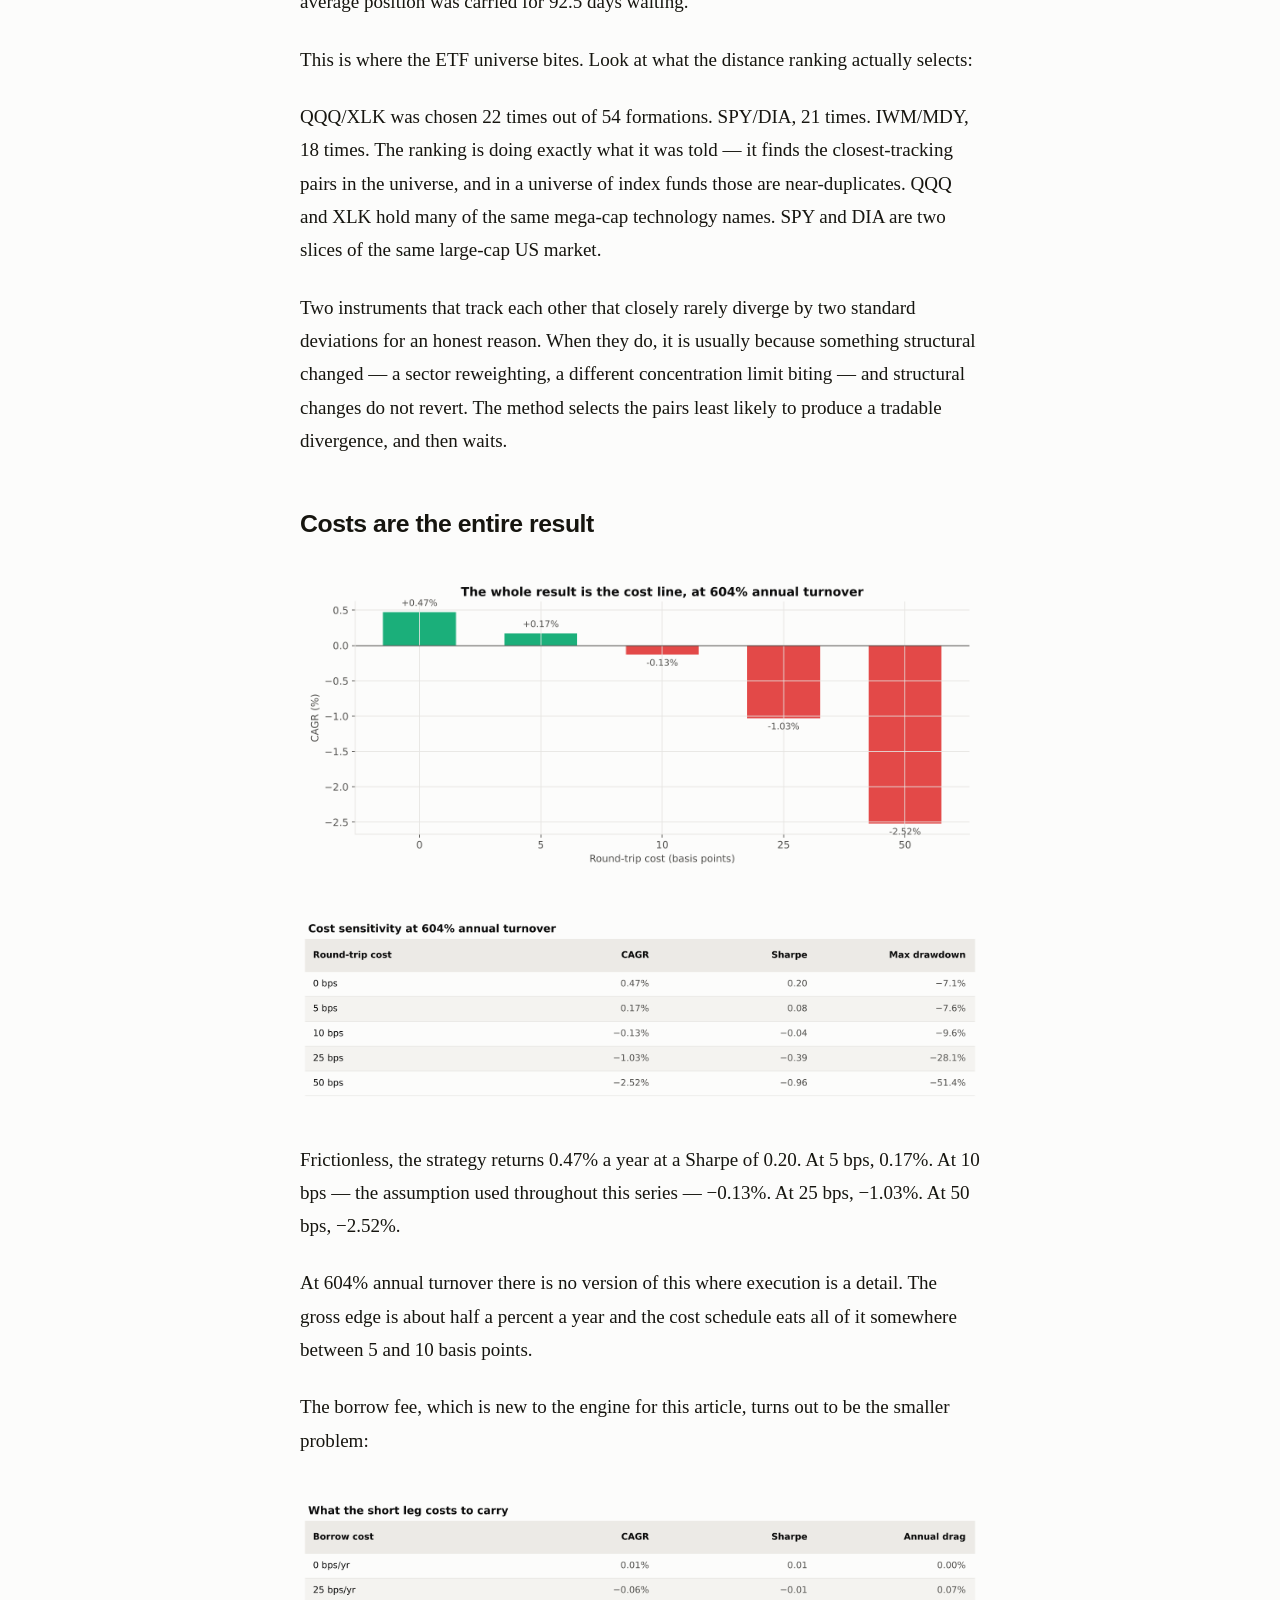
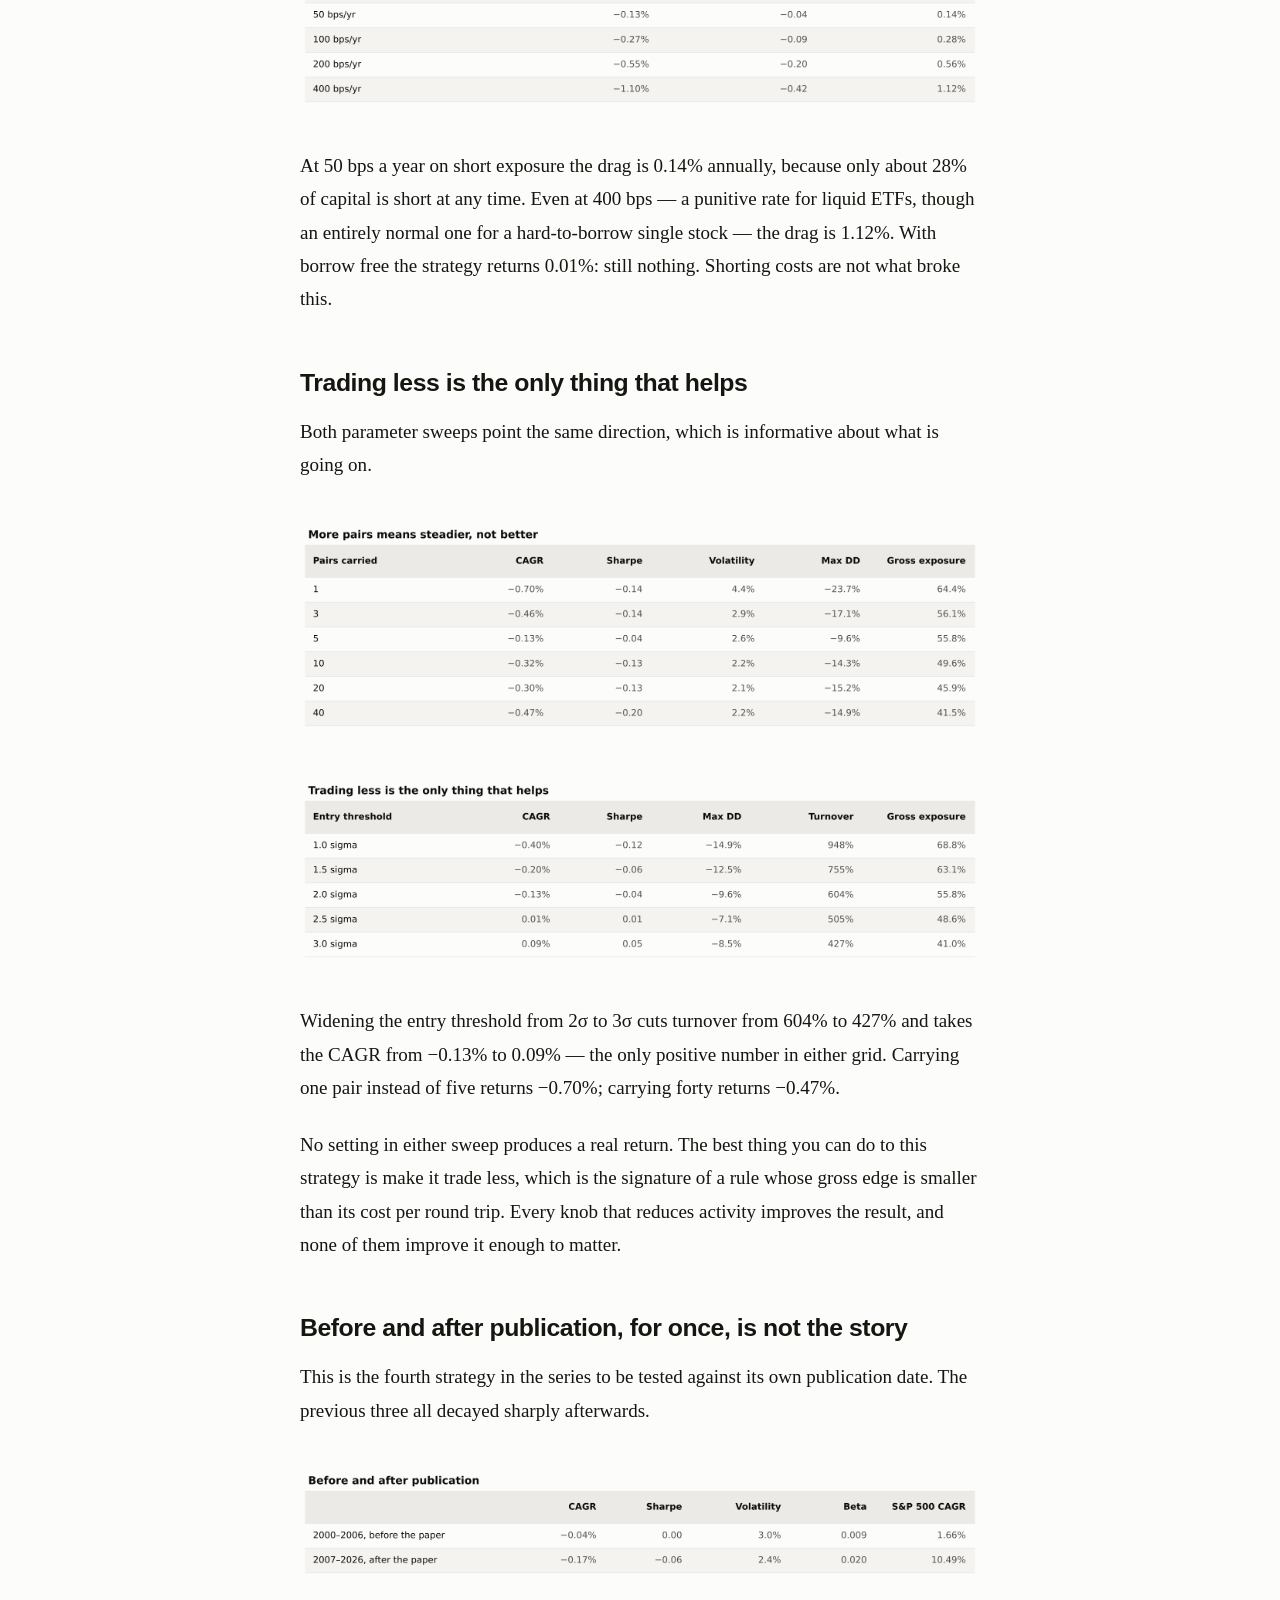
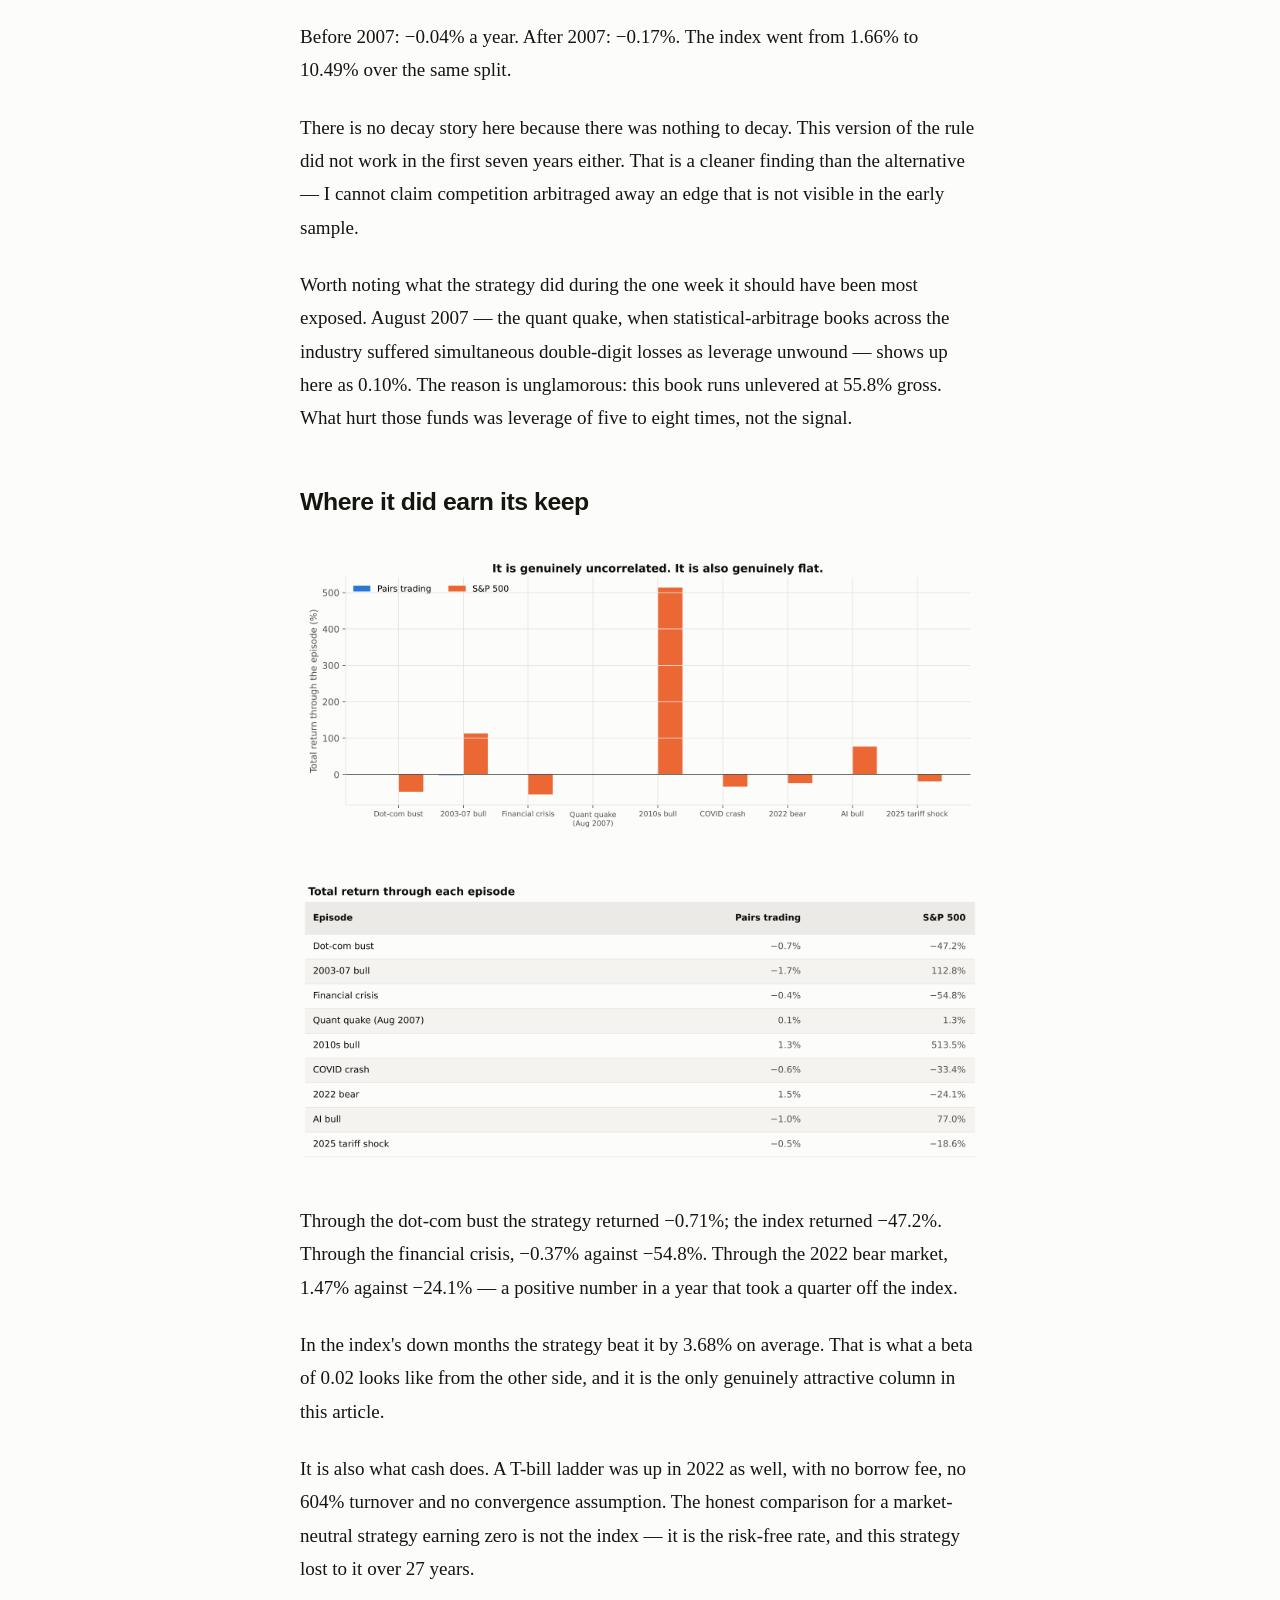
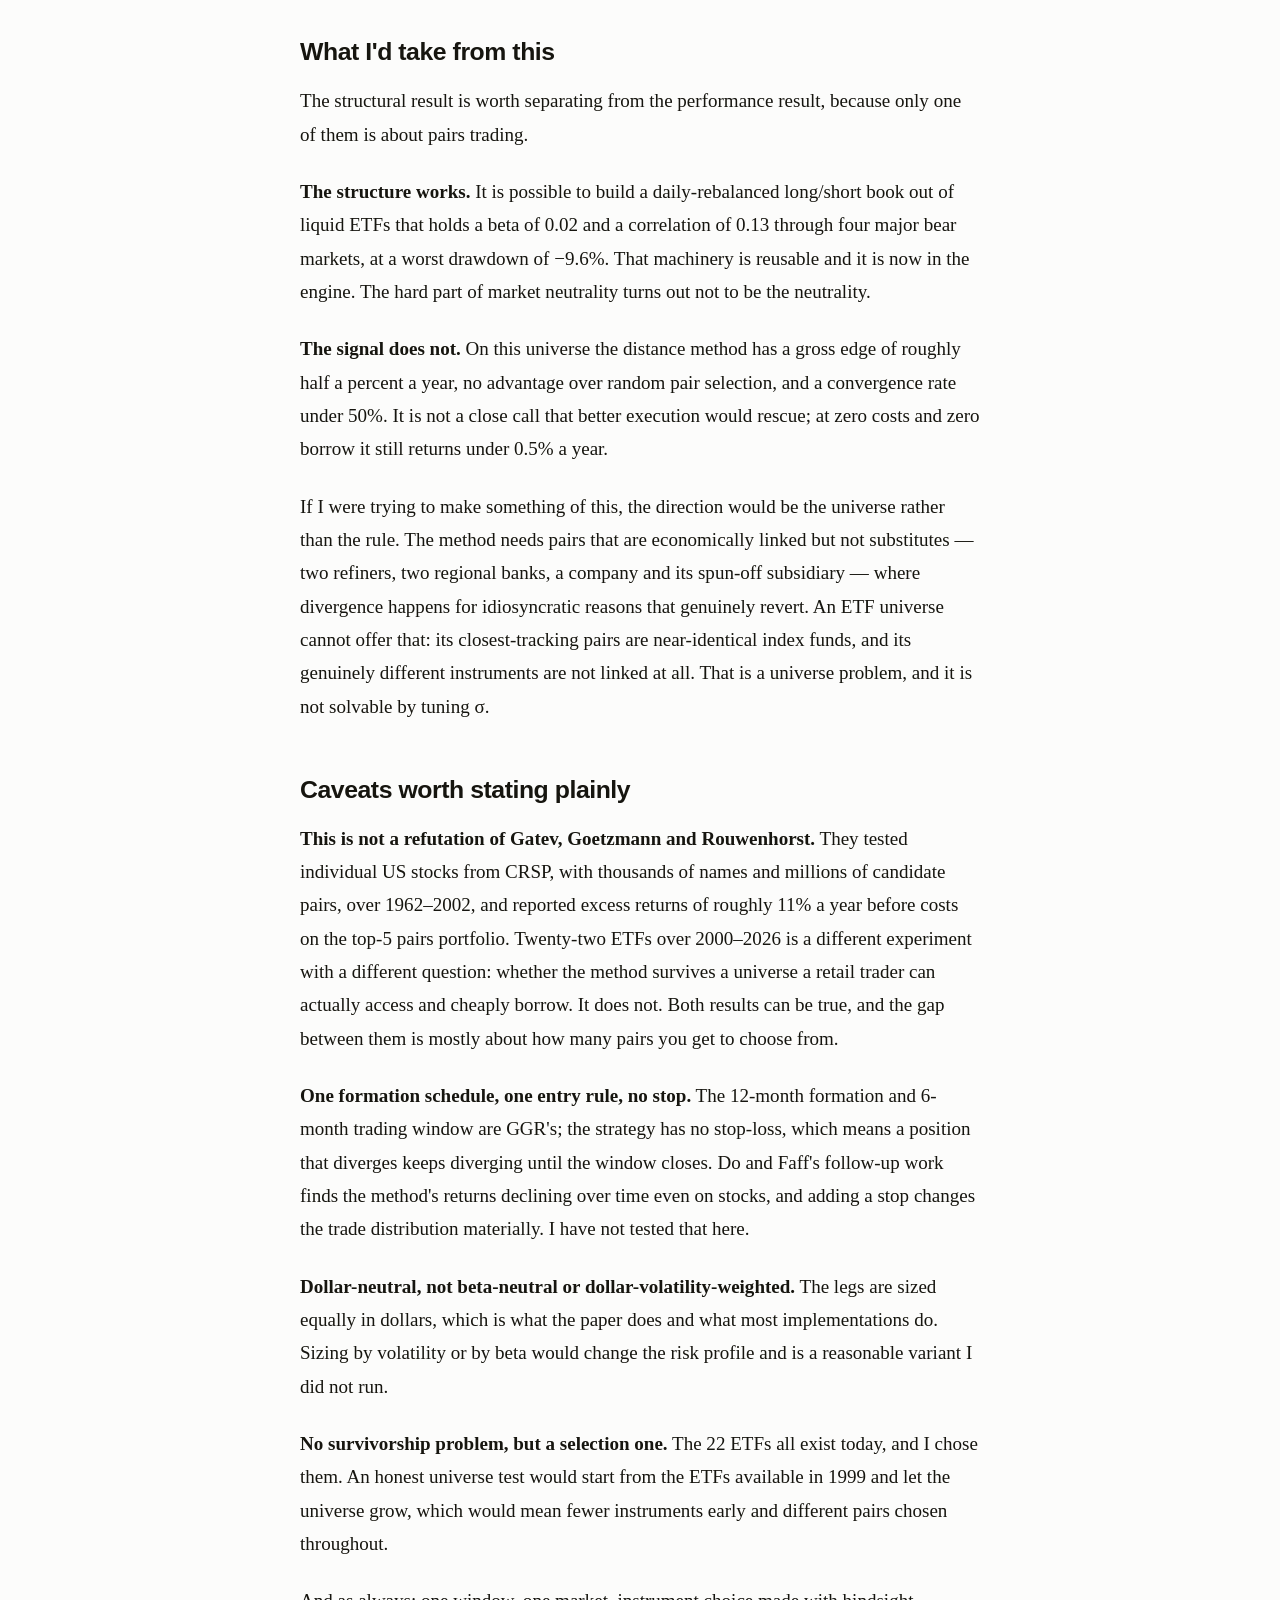
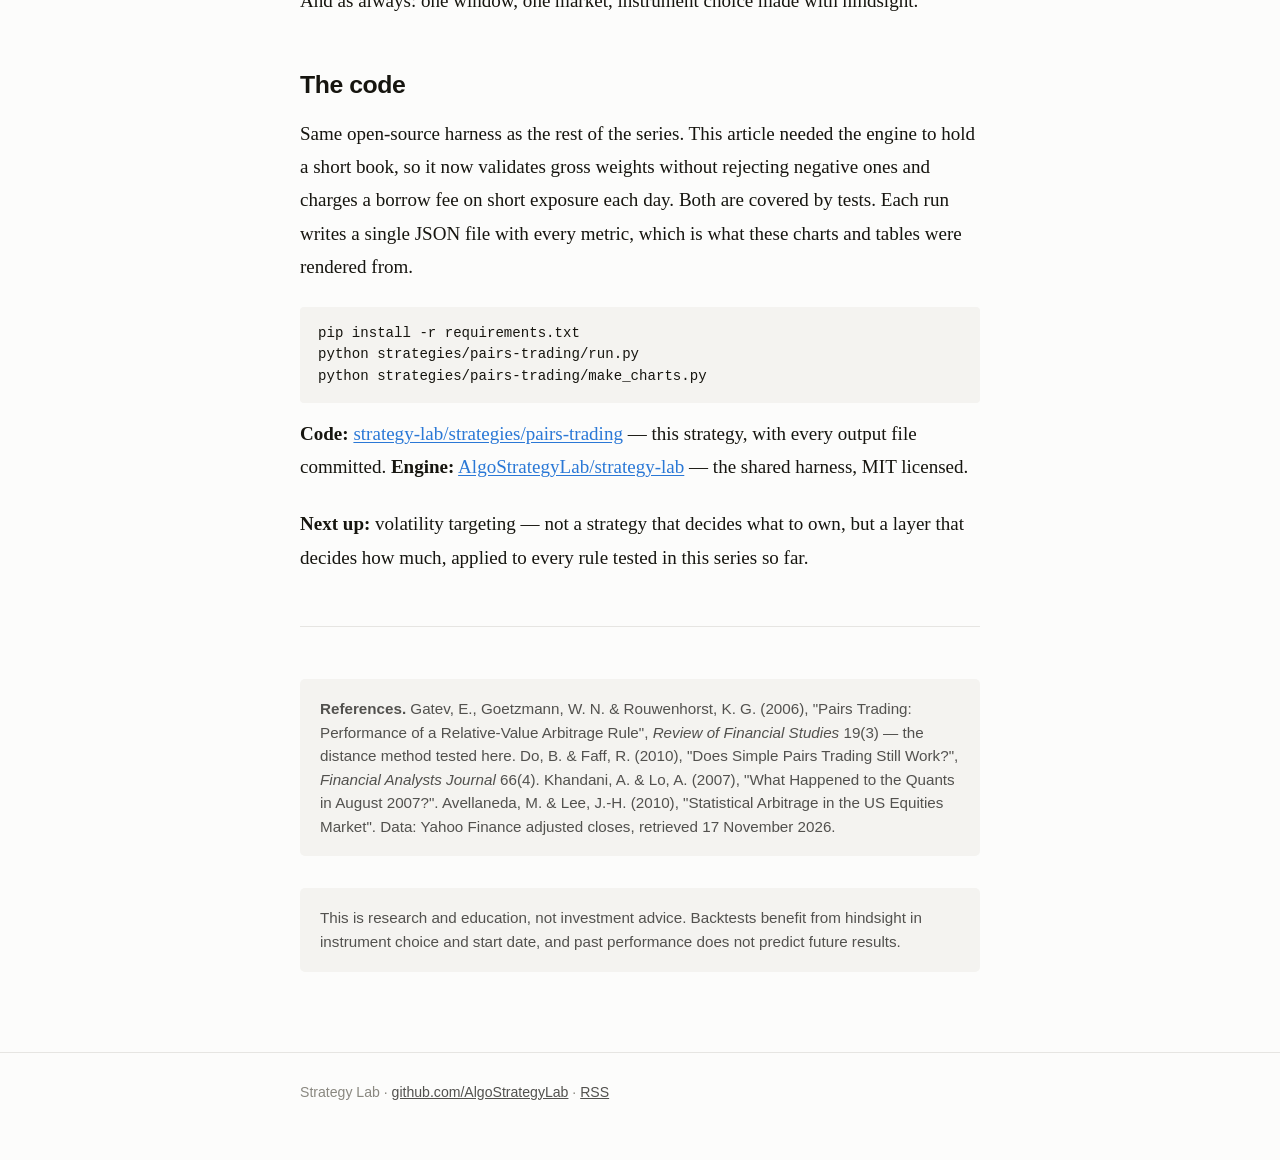
<file: pairs-trading/medium.html>
<!doctype html>
<html lang="en">
<head>
<meta name="robots" content="noindex,nofollow">
<meta charset="utf-8">
<meta name="viewport" content="width=device-width, initial-scale=1">
<title>Pairs Trading Held a Beta of 0.02 for 27 Years. Choosing the Pairs Added Nothing.</title>
<meta name="description" content="Gatev-Goetzmann-Rouwenhorst distance-method pairs trading backtested on 22 liquid ETFs, 2000-2026: a beta of 0.02, a 9.6% worst drawdown, 0.47% a year before costs, and no advantage over pairs drawn at random.">
<meta name="author" content="Abhinav Taduka">
<link rel="canonical" href="https://algostrategylab.github.io/pairs-trading/">
<meta property="og:type" content="article">
<meta property="og:title" content="Pairs Trading Held a Beta of 0.02 for 27 Years. Choosing the Pairs Added Nothing.">
<meta property="og:description" content="Gatev-Goetzmann-Rouwenhorst distance-method pairs trading backtested on 22 liquid ETFs, 2000-2026: a beta of 0.02, a 9.6% worst drawdown, 0.47% a year before costs, and no advantage over pairs drawn at random.">
<meta property="og:image" content="https://algostrategylab.github.io/assets/charts/pt_c3_selection.png">
<meta property="og:url" content="https://algostrategylab.github.io/pairs-trading/">
<meta name="twitter:card" content="summary_large_image">
<link rel="alternate" type="application/rss+xml" title="Strategy Lab" href="https://algostrategylab.github.io/feed.xml">
<link rel="stylesheet" href="../style.css">
</head>
<body>
<header class="site"><div class="wrap">
  <a class="brand" href="../">Strategy Lab</a>
  <nav><a href="../">All strategies</a><a href="../glossary/">Glossary</a><a href="https://github.com/AlgoStrategyLab/strategy-lab">GitHub</a><a href="../feed.xml">RSS</a></nav>
</div></header>

<div class="wrap">
<article>
<h1>Pairs Trading Held a Beta of 0.02 for 27 Years. Choosing the Pairs Added Nothing.</h1>
<p class="deck">The textbook distance method, tested on the 22 ETFs a retail trader can actually borrow. It is the most market-neutral thing in this series, and randomly chosen pairs did just as well.</p>
<p class="byline">Abhinav Taduka &middot; 18 November 2026 &middot; Strategy Lab #5</p>
<p>Every strategy in this series so far has needed the market to go somewhere. <a href="../dual-momentum/">Dual momentum</a> and the <a href="../sma-trend-filter/">10-month moving average</a> need it to trend. The <a href="../donchian-breakout/">Donchian breakout</a> needs it to break out. Even <a href="../rsi2-mean-reversion/">RSI(2)</a>, which buys weakness, needs the snap-back to arrive within a few days. All four are long-only, and all four spend part of their history sitting in Treasury bills because the only alternative they have to owning the index is owning nothing.</p>
<p>Pairs trading is the first strategy here that does not care which way the market goes. You buy one instrument, <a class="gl" href="../glossary/#short-sale">short</a> another, and collect the difference when the gap between them closes. The market can halve; if your two legs halve together, you are flat.</p>
<p>That is an appealing promise, and the academic record behind it is strong. So this article tests whether it survives contact with the instruments a retail account can actually borrow.</p>
<p><strong>It does deliver the neutrality. A <a class="gl" href="../glossary/#beta">beta</a> of 0.02 and a correlation of 0.13 to the S&amp;P 500 over 27 years is the real thing — the engine did not know what the market was doing and neither did the strategy.</strong></p>
<p><strong>It delivers nothing else. −0.13% a year after costs, and when I replaced the pair-selection step with a random draw, the random pairs returned −0.10% — statistically the same number.</strong></p>
<p class="note"><strong>New to systematic trading?</strong> Terms like <a href="../glossary/#cagr">CAGR</a>, <a href="../glossary/#sharpe">Sharpe ratio</a>, <a href="../glossary/#turnover">turnover</a>, <a href="../glossary/#drawdown">drawdown</a> and <a href="../glossary/#beta">beta</a> are explained in plain language in the <a href="../glossary/">glossary</a> — no prior knowledge assumed. Dotted underlines link straight to the relevant entry.</p>
<h2>The rule, exactly as backtested</h2>
<p>This is the <a class="gl" href="../glossary/#distance-method">distance method</a> from Gatev, Goetzmann and Rouwenhorst's 2006 paper, which is the canonical academic treatment and the version most retail write-ups are descended from.</p>
<p>The mechanics, using daily closing prices only:</p>
<p>• <strong>Formation.</strong> Every six months, take the last 12 months of closes for each instrument and normalise each one to a cumulative total-return index starting at 1. For every possible pair, compute the sum of squared differences between the two normalised series. Rank the pairs by that sum and keep the five smallest — the five pairs that tracked each other most closely over the formation year.</p>
<p>• <strong>Trading.</strong> Over the following six months, watch the <a class="gl" href="../glossary/#spread">spread</a> between each chosen pair's normalised series. When it opens beyond <strong>two formation-period standard deviations</strong>, short the leg that has risen and buy the leg that has fallen, in equal dollar amounts.</p>
<p>• <strong>Exit.</strong> Close the position when the spread <a class="gl" href="../glossary/#convergence">crosses zero</a>, or at the end of the six-month trading window, whichever comes first.</p>
<p>• Signals are computed at the close and filled at the <strong>next</strong> close. Capital not committed to a pair earns the T-bill rate.</p>
<figure><img src="../assets/tables/pt_t_setup.png" alt="Backtest setup: Yahoo Finance daily closes, January 2000 to November 2026, 10 bps round-trip costs and a 50 bps annual borrow fee on short exposure"></figure>

<p>The universe is 22 liquid ETFs: the four big US index funds, the nine original S&amp;P sector SPDRs, a mid-cap fund, and eight single-country funds. That gives 231 possible pairs at each formation. <strong>This is the single most important caveat in the article and I will come back to it at the end</strong>, because GGR tested individual US stocks — thousands of CRSP names — and 231 ETF pairs is a different problem.</p>
<p>One structural note, since it is the first <a class="gl" href="../glossary/#long-short">long/short book</a> in this series. The engine previously validated that portfolio weights sum to no more than 1.0, which silently made negative weights impossible. It now checks the gross sum only, and charges <a class="gl" href="../glossary/#borrow-cost">borrow</a> on short exposure every day the position is open. A <a class="gl" href="../glossary/#market-neutral">market-neutral</a> pair shows up as weights of +0.1 and −0.1: <a class="gl" href="../glossary/#gross-exposure">gross exposure</a> 0.2, net exposure zero.</p>
<h2>Results</h2>
<figure><img src="../assets/tables/pt_t_headline.png" alt="Headline results against the S&amp;P 500 and a 60/40 proxy over the same window"></figure>

<figure><img src="../assets/charts/pt_c1_equity.png" alt="Twenty-seven years of compounding, on a log scale. The line is almost straight because almost nothing happens."></figure>

<p>−0.13% a year, a <a class="gl" href="../glossary/#sharpe">Sharpe ratio</a> of −0.04, a worst <a class="gl" href="../glossary/#max-drawdown">drawdown</a> of −9.6%. Volatility of 2.56% against the index's 19.2% — roughly one seventh the risk, and roughly none of the return. A dollar invested in January 2000 came back as $0.97.</p>
<p>The neutrality is not a rounding artifact. Average net exposure across the whole history was 0.00%, with average <a class="gl" href="../glossary/#gross-exposure">gross exposure</a> of 55.8% — meaning roughly 28% long and 28% short at any moment, and a position open on 96.2% of days.</p>
<figure><img src="../assets/charts/pt_c4_neutrality.png" alt="Daily returns against the index, and rolling beta. There is no relationship to find."></figure>

<p>That chart is the thing this strategy actually produces. Its <a class="gl" href="../glossary/#beta">beta</a> stays inside a hand's width of zero through the dot-com bust, 2008, COVID and 2022. If what you wanted was an uncorrelated return stream, the method delivers an uncorrelated return stream. It just does not deliver a return.</p>
<h2>Choosing the pairs did nothing</h2>
<p>The whole intellectual content of the distance method is the selection step. Of 231 candidate pairs, it keeps the five that tracked most closely, on the theory that close historical tracking implies an economic link that will pull the spread back together.</p>
<p>So I tested that directly: same formation schedule, same entry threshold, same exit, same costs — but the five pairs drawn at random from the 231 instead of ranked by distance. Five independent draws.</p>
<figure><img src="../assets/charts/pt_c3_selection.png" alt="The chosen pairs against five random draws. The selection step buys stability, not profit."></figure>

<figure><img src="../assets/tables/pt_t_selection.png" alt="The selection step, against a coin flip"></figure>

<p>The chosen pairs returned −0.13%. The random draws averaged −0.10%. One of the five random draws returned 0.59%, which is the best result anywhere in this article.</p>
<p>What selection does buy is steadiness. Volatility of 2.56% against 4.57% for the random draws, and a worst drawdown of −9.6% against −25.3%. Closely-tracking pairs really do stay closely tracked — the spread is tighter, so the position is calmer. That is a genuine property and it is worth something in a portfolio context.</p>
<p>But it is not an edge. It is a volatility reduction applied to an expected return of approximately zero, and dividing zero by a smaller number does not help.</p>
<h2>The premise fails more often than it holds</h2>
<p>The method rests on one assumption: a spread that has opened will close. Here is how often it did.</p>
<figure><img src="../assets/tables/pt_t_trades.png" alt="What happened to all 338 positions"></figure>

<figure><img src="../assets/charts/pt_c5_convergence.png" alt="Open positions over time, and the distribution of holding periods."></figure>

<p>Of 338 positions opened, 145 converged — the spread crossed zero and the trade closed as designed. 193 were still open when the six-month window expired and were liquidated wherever they happened to be. That is a convergence rate of 42.9%: the central premise of the strategy held fewer than half the times it was tested, and the average position was carried for 92.5 days waiting.</p>
<p>This is where the ETF universe bites. Look at what the distance ranking actually selects:</p>
<p>QQQ/XLK was chosen 22 times out of 54 formations. SPY/DIA, 21 times. IWM/MDY, 18 times. The ranking is doing exactly what it was told — it finds the closest-tracking pairs in the universe, and in a universe of index funds those are near-duplicates. QQQ and XLK hold many of the same mega-cap technology names. SPY and DIA are two slices of the same large-cap US market.</p>
<p>Two instruments that track each other that closely rarely diverge by two standard deviations for an honest reason. When they do, it is usually because something structural changed — a sector reweighting, a different concentration limit biting — and structural changes do not revert. The method selects the pairs least likely to produce a tradable divergence, and then waits.</p>
<h2>Costs are the entire result</h2>
<figure><img src="../assets/charts/pt_c2_costs.png" alt="Each basis point of round-trip cost removes about 0.06 points of annual return, and there are only 0.47 points to remove."></figure>

<figure><img src="../assets/tables/pt_t_costs.png" alt="Cost sensitivity"></figure>

<p>Frictionless, the strategy returns 0.47% a year at a Sharpe of 0.20. At 5 bps, 0.17%. At 10 bps — the assumption used throughout this series — −0.13%. At 25 bps, −1.03%. At 50 bps, −2.52%.</p>
<p>At 604% annual turnover there is no version of this where execution is a detail. The gross edge is about half a percent a year and the cost schedule eats all of it somewhere between 5 and 10 basis points.</p>
<p>The borrow fee, which is new to the engine for this article, turns out to be the smaller problem:</p>
<figure><img src="../assets/tables/pt_t_borrow.png" alt="What the short leg costs to carry"></figure>

<p>At 50 bps a year on short exposure the drag is 0.14% annually, because only about 28% of capital is short at any time. Even at 400 bps — a punitive rate for liquid ETFs, though an entirely normal one for a hard-to-borrow single stock — the drag is 1.12%. With borrow free the strategy returns 0.01%: still nothing. Shorting costs are not what broke this.</p>
<h2>Trading less is the only thing that helps</h2>
<p>Both parameter sweeps point the same direction, which is informative about what is going on.</p>
<figure><img src="../assets/tables/pt_t_pairs.png" alt="More pairs means steadier, not better"></figure>

<figure><img src="../assets/tables/pt_t_sigma.png" alt="Trading less is the only thing that helps"></figure>

<p>Widening the entry threshold from 2σ to 3σ cuts turnover from 604% to 427% and takes the CAGR from −0.13% to 0.09% — the only positive number in either grid. Carrying one pair instead of five returns −0.70%; carrying forty returns −0.47%.</p>
<p>No setting in either sweep produces a real return. The best thing you can do to this strategy is make it trade less, which is the signature of a rule whose gross edge is smaller than its cost per round trip. Every knob that reduces activity improves the result, and none of them improve it enough to matter.</p>
<h2>Before and after publication, for once, is not the story</h2>
<p>This is the fourth strategy in the series to be tested against its own publication date. The previous three all decayed sharply afterwards.</p>
<figure><img src="../assets/tables/pt_t_inout.png" alt="Before and after publication"></figure>

<p>Before 2007: −0.04% a year. After 2007: −0.17%. The index went from 1.66% to 10.49% over the same split.</p>
<p>There is no decay story here because there was nothing to decay. This version of the rule did not work in the first seven years either. That is a cleaner finding than the alternative — I cannot claim competition arbitraged away an edge that is not visible in the early sample.</p>
<p>Worth noting what the strategy did during the one week it should have been most exposed. August 2007 — the quant quake, when statistical-arbitrage books across the industry suffered simultaneous double-digit losses as leverage unwound — shows up here as 0.10%. The reason is unglamorous: this book runs unlevered at 55.8% gross. What hurt those funds was leverage of five to eight times, not the signal.</p>
<h2>Where it did earn its keep</h2>
<figure><img src="../assets/charts/pt_c6_episodes.png" alt="Every market episode since 2000, strategy against index."></figure>

<figure><img src="../assets/tables/pt_t_episodes.png" alt="Total return through each market episode"></figure>

<p>Through the dot-com bust the strategy returned −0.71%; the index returned −47.2%. Through the financial crisis, −0.37% against −54.8%. Through the 2022 bear market, 1.47% against −24.1% — a positive number in a year that took a quarter off the index.</p>
<p>In the index's down months the strategy beat it by 3.68% on average. That is what a beta of 0.02 looks like from the other side, and it is the only genuinely attractive column in this article.</p>
<p>It is also what cash does. A T-bill ladder was up in 2022 as well, with no borrow fee, no 604% turnover and no convergence assumption. The honest comparison for a market-neutral strategy earning zero is not the index — it is the risk-free rate, and this strategy lost to it over 27 years.</p>
<h2>What I'd take from this</h2>
<p>The structural result is worth separating from the performance result, because only one of them is about pairs trading.</p>
<p><strong>The structure works.</strong> It is possible to build a daily-rebalanced long/short book out of liquid ETFs that holds a beta of 0.02 and a correlation of 0.13 through four major bear markets, at a worst drawdown of −9.6%. That machinery is reusable and it is now in the engine. The hard part of market neutrality turns out not to be the neutrality.</p>
<p><strong>The signal does not.</strong> On this universe the distance method has a gross edge of roughly half a percent a year, no advantage over random pair selection, and a convergence rate under 50%. It is not a close call that better execution would rescue; at zero costs and zero borrow it still returns under 0.5% a year.</p>
<p>If I were trying to make something of this, the direction would be the universe rather than the rule. The method needs pairs that are economically linked but not substitutes — two refiners, two regional banks, a company and its spun-off subsidiary — where divergence happens for idiosyncratic reasons that genuinely revert. An ETF universe cannot offer that: its closest-tracking pairs are near-identical index funds, and its genuinely different instruments are not linked at all. That is a universe problem, and it is not solvable by tuning σ.</p>
<h2>Caveats worth stating plainly</h2>
<p><strong>This is not a refutation of Gatev, Goetzmann and Rouwenhorst.</strong> They tested individual US stocks from CRSP, with thousands of names and millions of candidate pairs, over 1962–2002, and reported excess returns of roughly 11% a year before costs on the top-5 pairs portfolio. Twenty-two ETFs over 2000–2026 is a different experiment with a different question: whether the method survives a universe a retail trader can actually access and cheaply borrow. It does not. Both results can be true, and the gap between them is mostly about how many pairs you get to choose from.</p>
<p><strong>One formation schedule, one entry rule, no stop.</strong> The 12-month formation and 6-month trading window are GGR's; the strategy has no stop-loss, which means a position that diverges keeps diverging until the window closes. Do and Faff's follow-up work finds the method's returns declining over time even on stocks, and adding a stop changes the trade distribution materially. I have not tested that here.</p>
<p><strong>Dollar-neutral, not beta-neutral or dollar-volatility-weighted.</strong> The legs are sized equally in dollars, which is what the paper does and what most implementations do. Sizing by volatility or by beta would change the risk profile and is a reasonable variant I did not run.</p>
<p><strong>No survivorship problem, but a selection one.</strong> The 22 ETFs all exist today, and I chose them. An honest universe test would start from the ETFs available in 1999 and let the universe grow, which would mean fewer instruments early and different pairs chosen throughout.</p>
<p>And as always: one window, one market, instrument choice made with hindsight.</p>
<h2>The code</h2>
<p>Same open-source harness as the rest of the series. This article needed the engine to hold a short book, so it now validates gross weights without rejecting negative ones and charges a borrow fee on short exposure each day. Both are covered by tests. Each run writes a single JSON file with every metric, which is what these charts and tables were rendered from.</p>
<pre><code>pip install -r requirements.txt
python strategies/pairs-trading/run.py
python strategies/pairs-trading/make_charts.py</code></pre>
<p><strong>Code:</strong> <a href="https://github.com/AlgoStrategyLab/strategy-lab/tree/main/strategies/pairs-trading">strategy-lab/strategies/pairs-trading</a> &mdash; this strategy, with every output file committed. <strong>Engine:</strong> <a href="https://github.com/AlgoStrategyLab/strategy-lab">AlgoStrategyLab/strategy-lab</a> &mdash; the shared harness, MIT licensed.</p>
<p><strong>Next up:</strong> volatility targeting — not a strategy that decides what to own, but a layer that decides how much, applied to every rule tested in this series so far.</p>
<hr>
<p class="note"><strong>References.</strong> Gatev, E., Goetzmann, W. N. &amp; Rouwenhorst, K. G. (2006), "Pairs Trading: Performance of a Relative-Value Arbitrage Rule", <em>Review of Financial Studies</em> 19(3) — the distance method tested here. Do, B. &amp; Faff, R. (2010), "Does Simple Pairs Trading Still Work?", <em>Financial Analysts Journal</em> 66(4). Khandani, A. &amp; Lo, A. (2007), "What Happened to the Quants in August 2007?". Avellaneda, M. &amp; Lee, J.-H. (2010), "Statistical Arbitrage in the US Equities Market". Data: Yahoo Finance adjusted closes, retrieved 17 November 2026.</p>
<p class="note">This is research and education, not investment advice. Backtests benefit from hindsight in instrument choice and start date, and past performance does not predict future results.</p>
</article>
</div>

<footer class="site"><div class="wrap">
Strategy Lab &middot; <a href="https://github.com/AlgoStrategyLab/strategy-lab">github.com/AlgoStrategyLab</a> &middot; <a href="../feed.xml">RSS</a>
</div></footer>
</body>
</html>
</file>
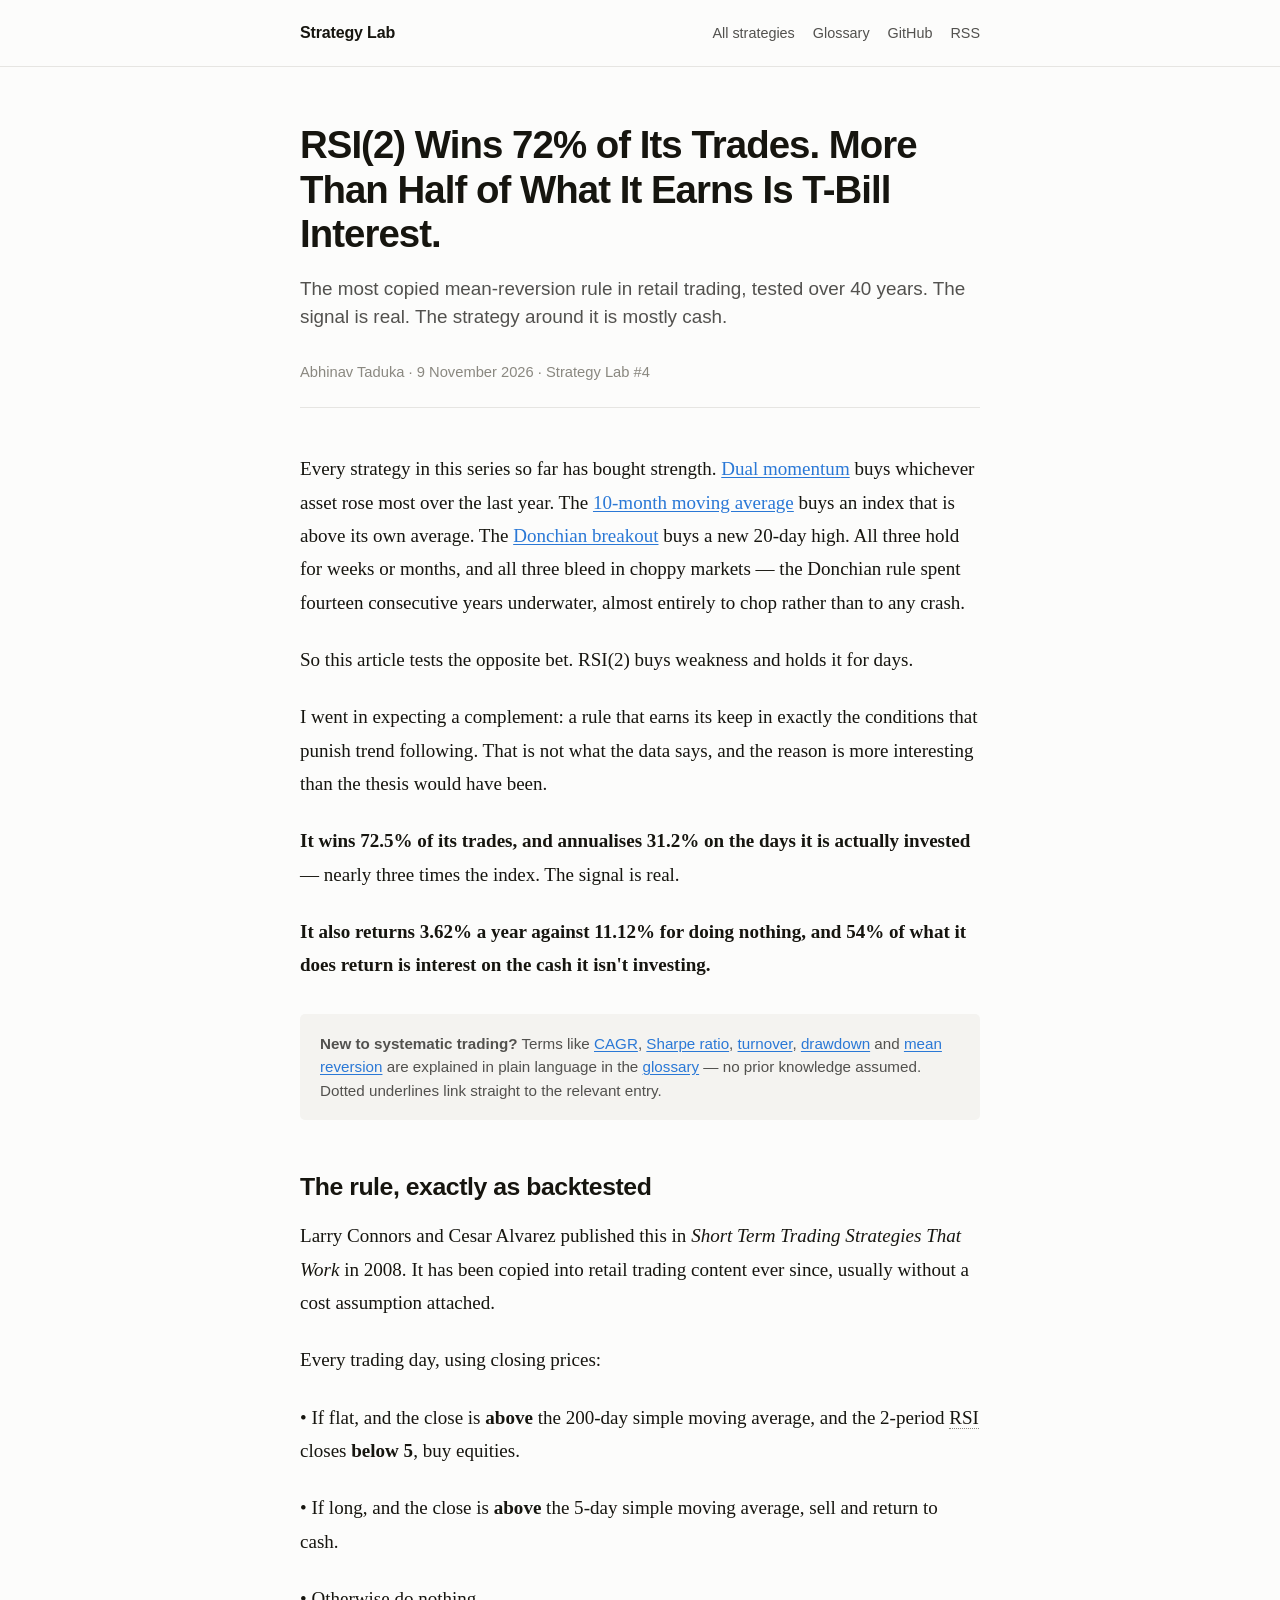
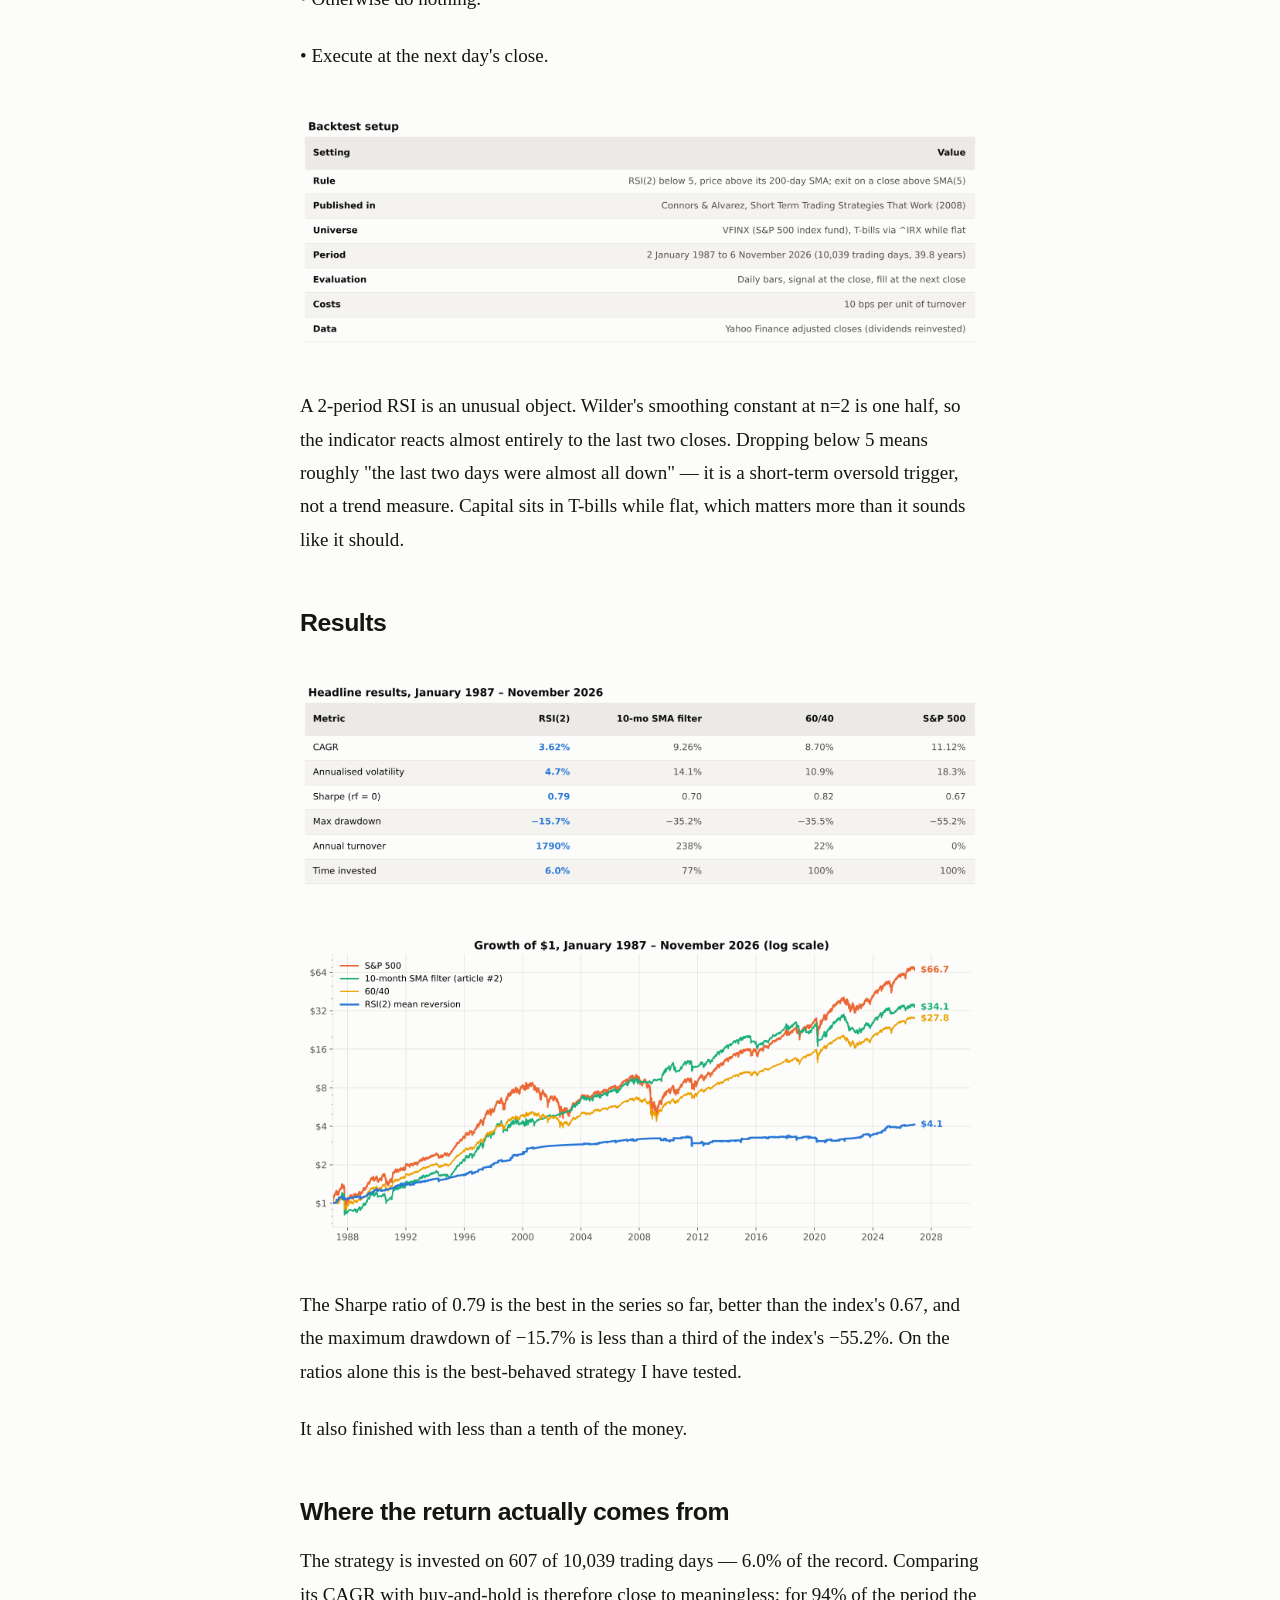
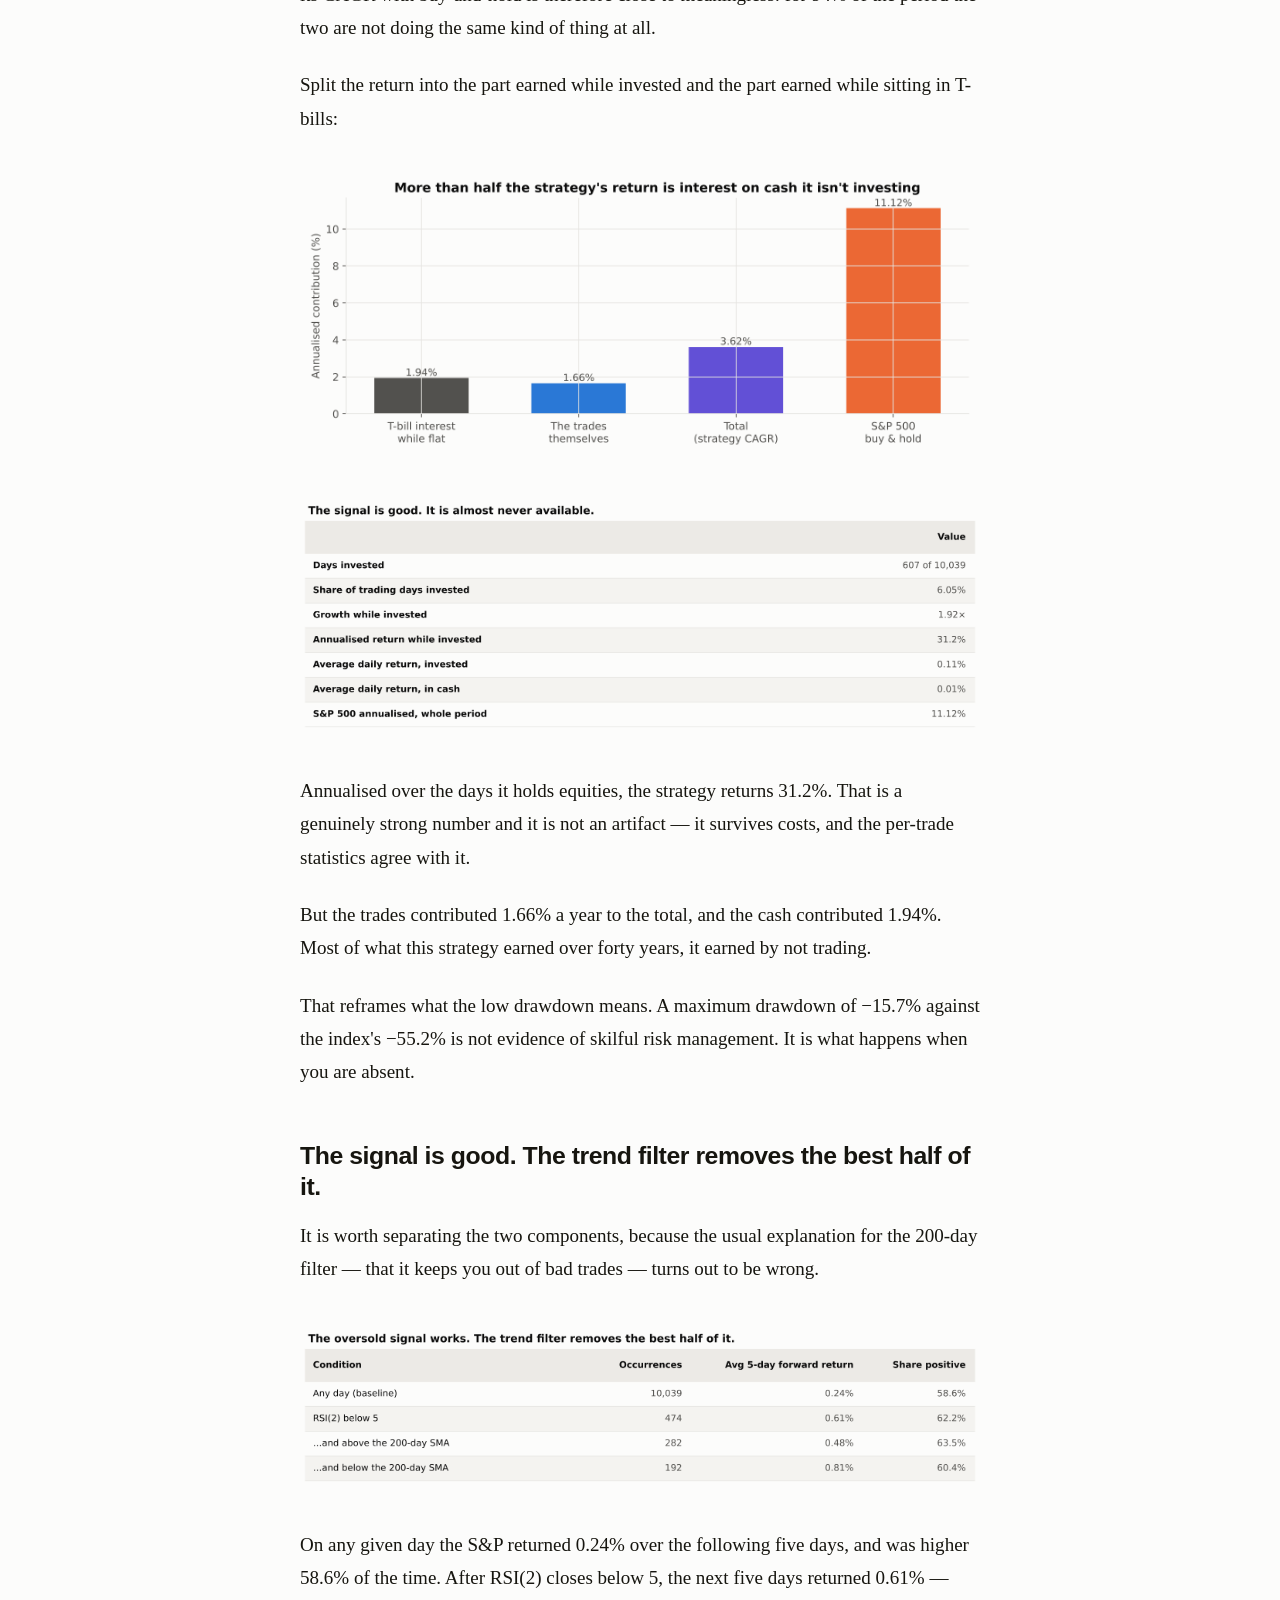
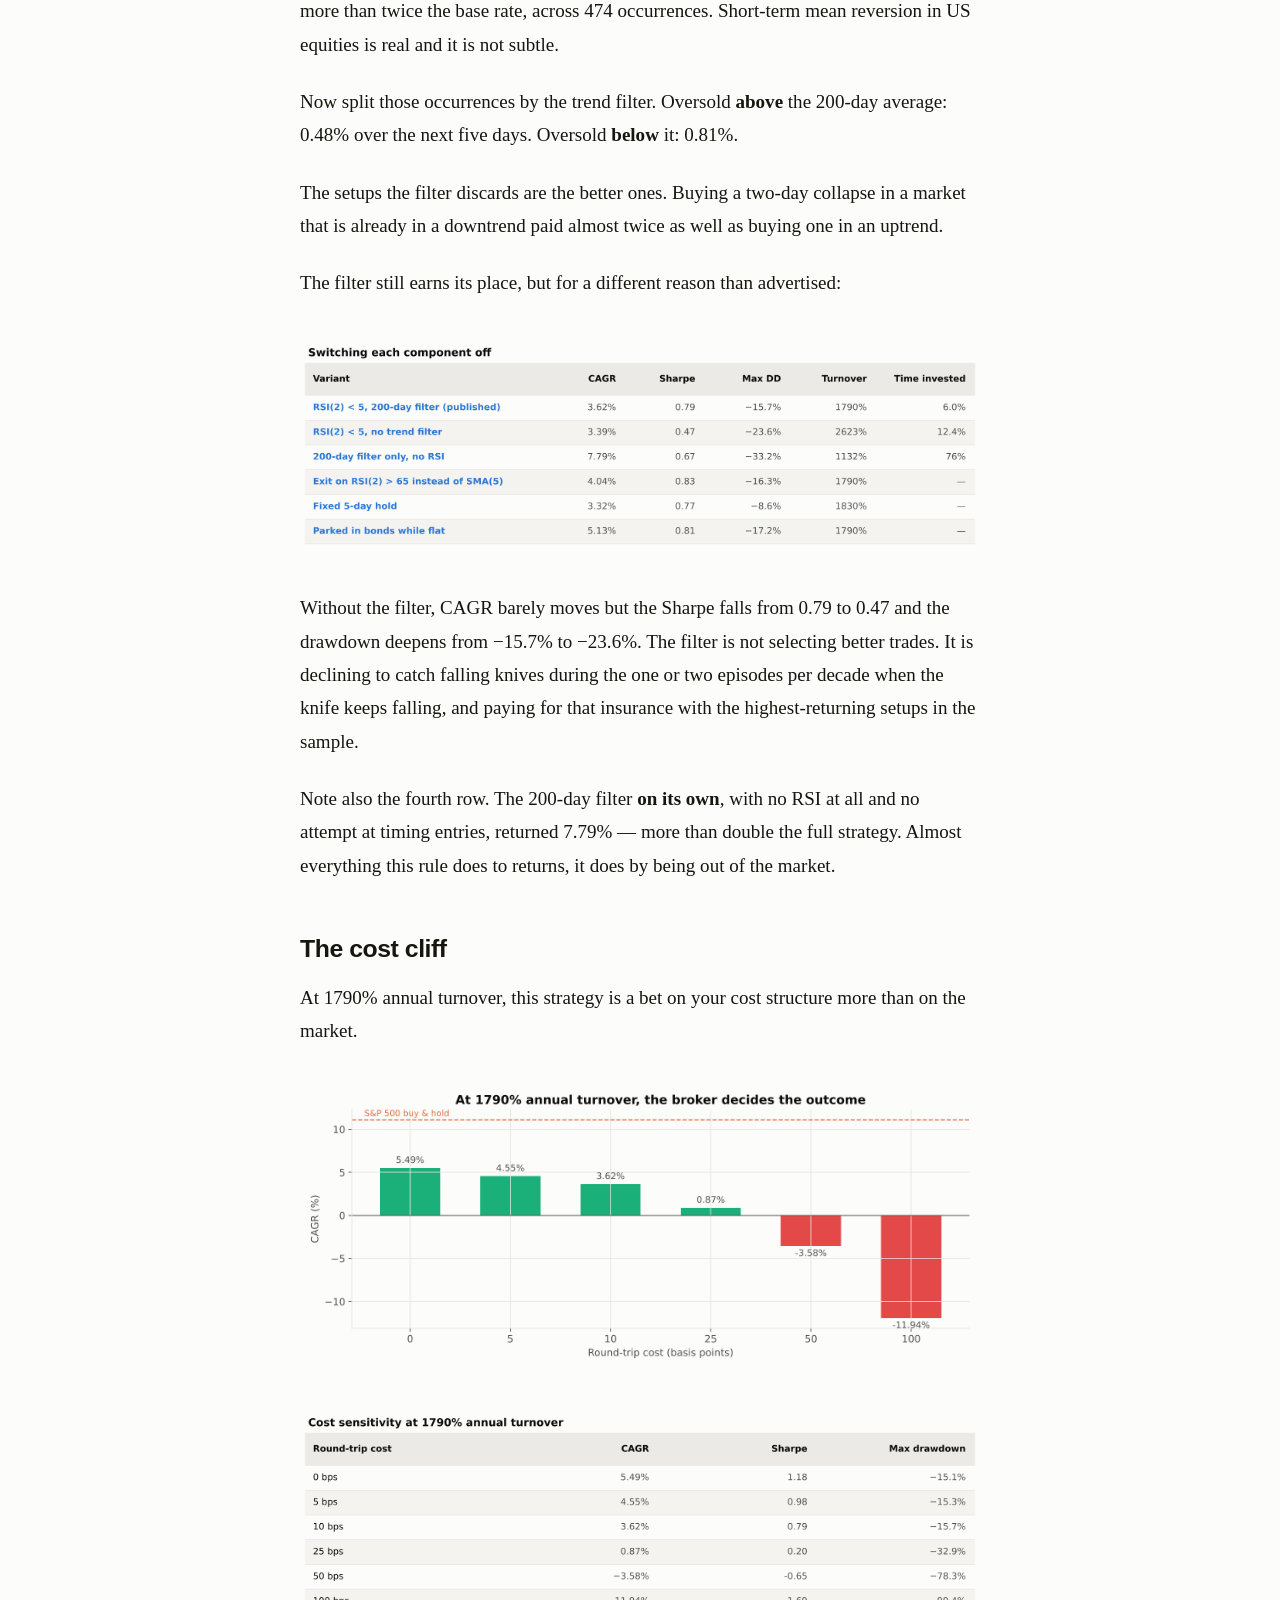
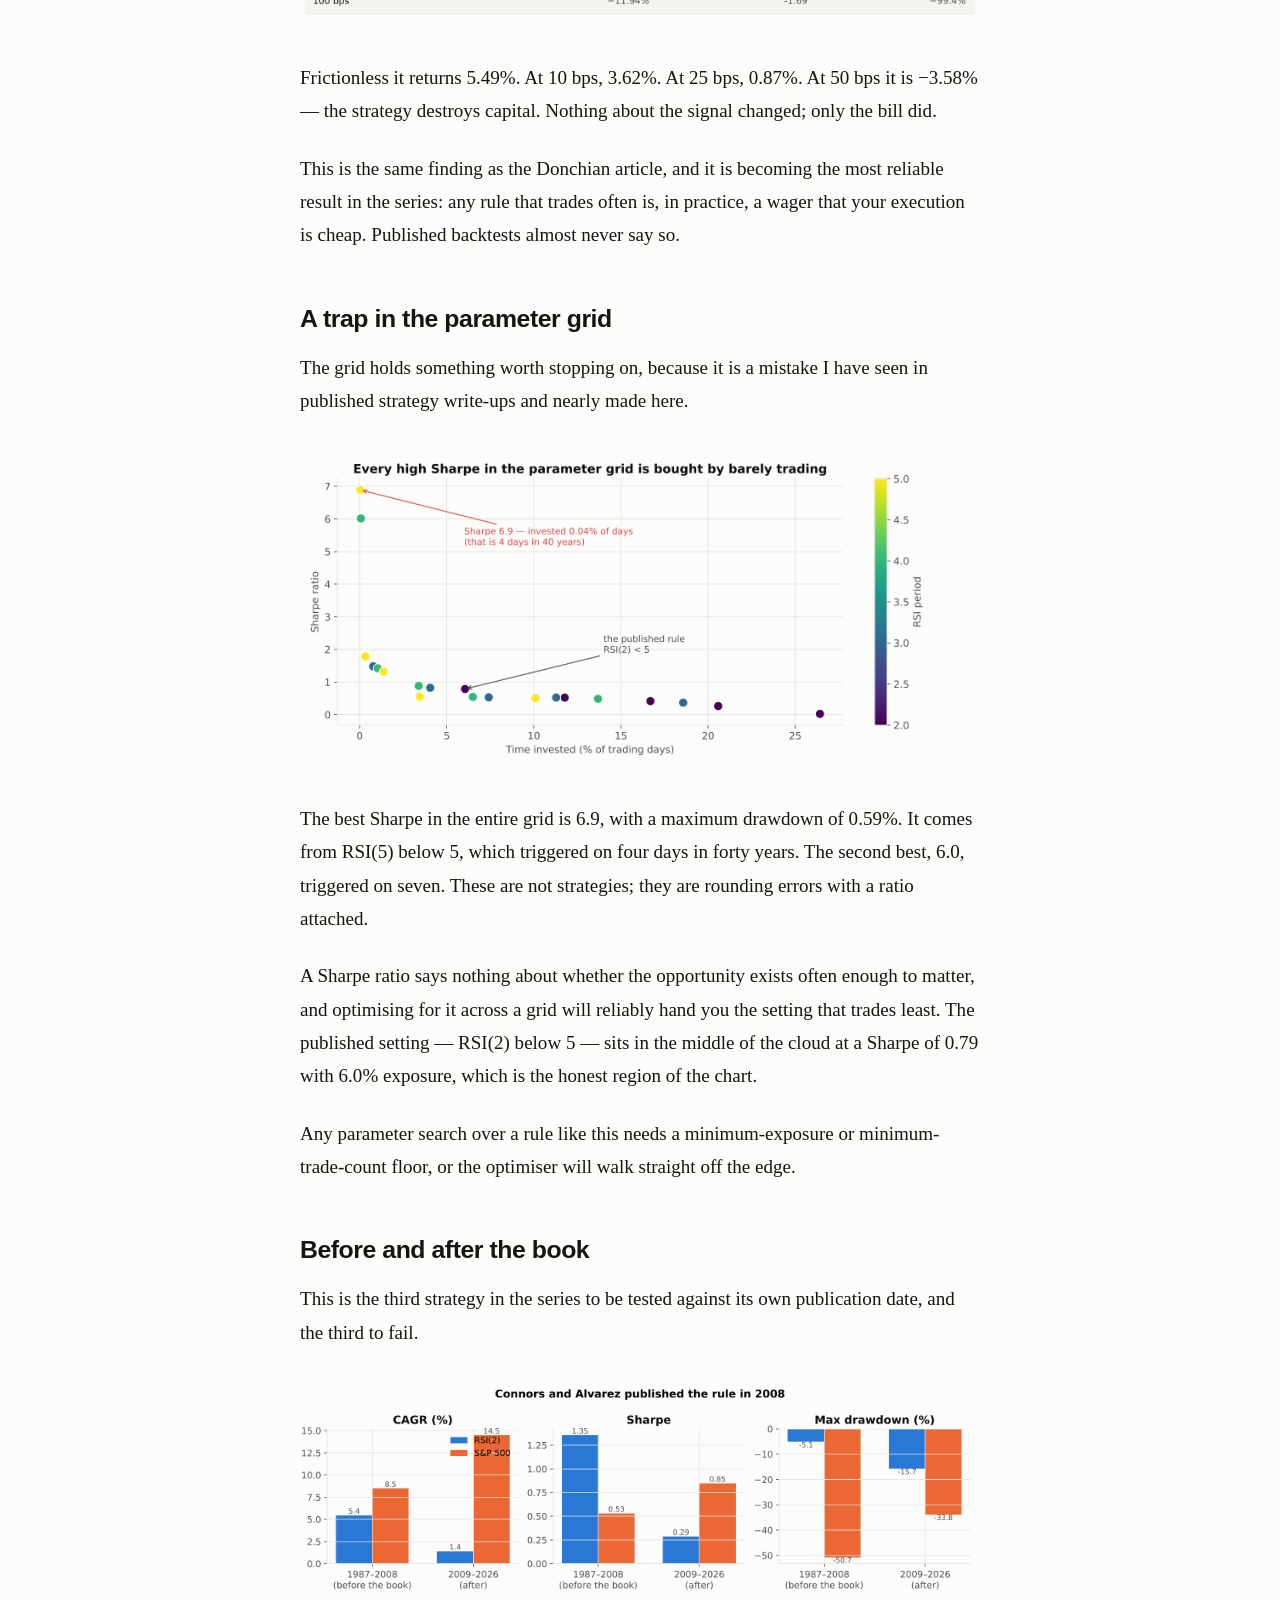
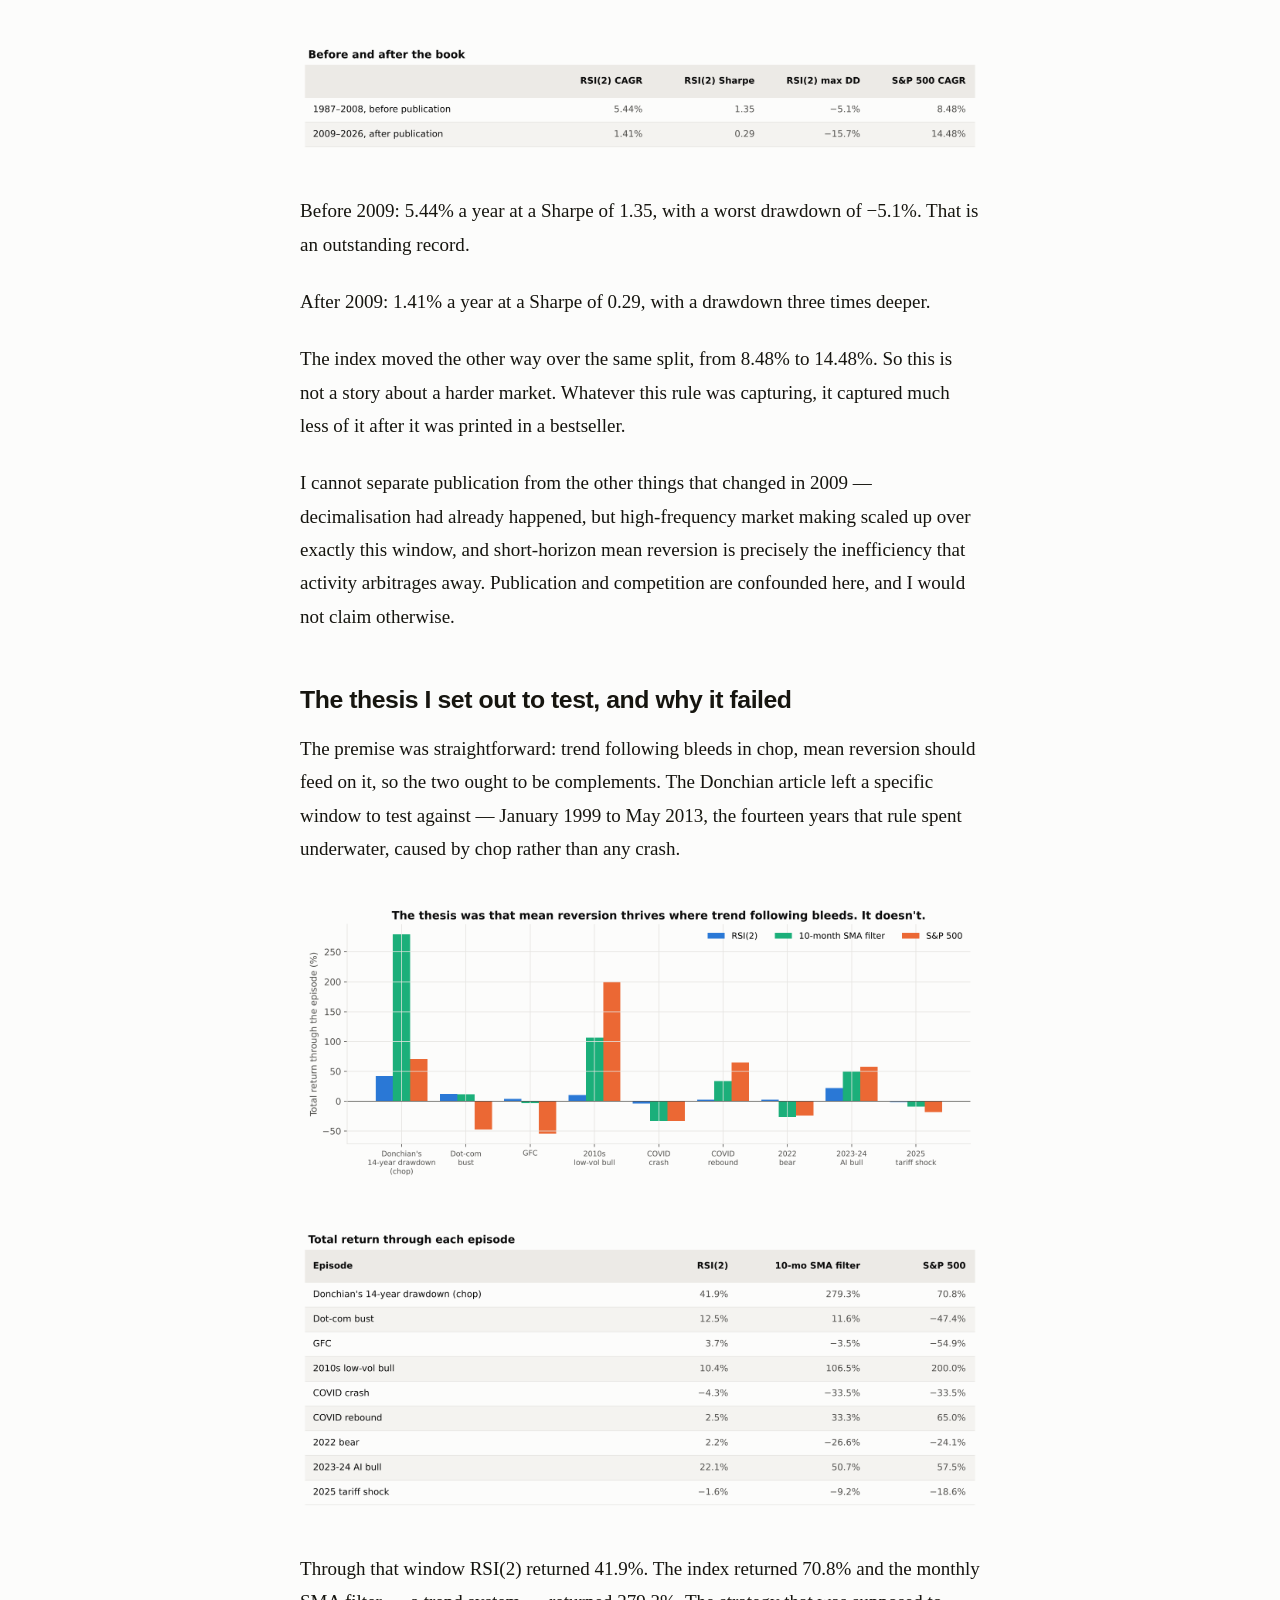
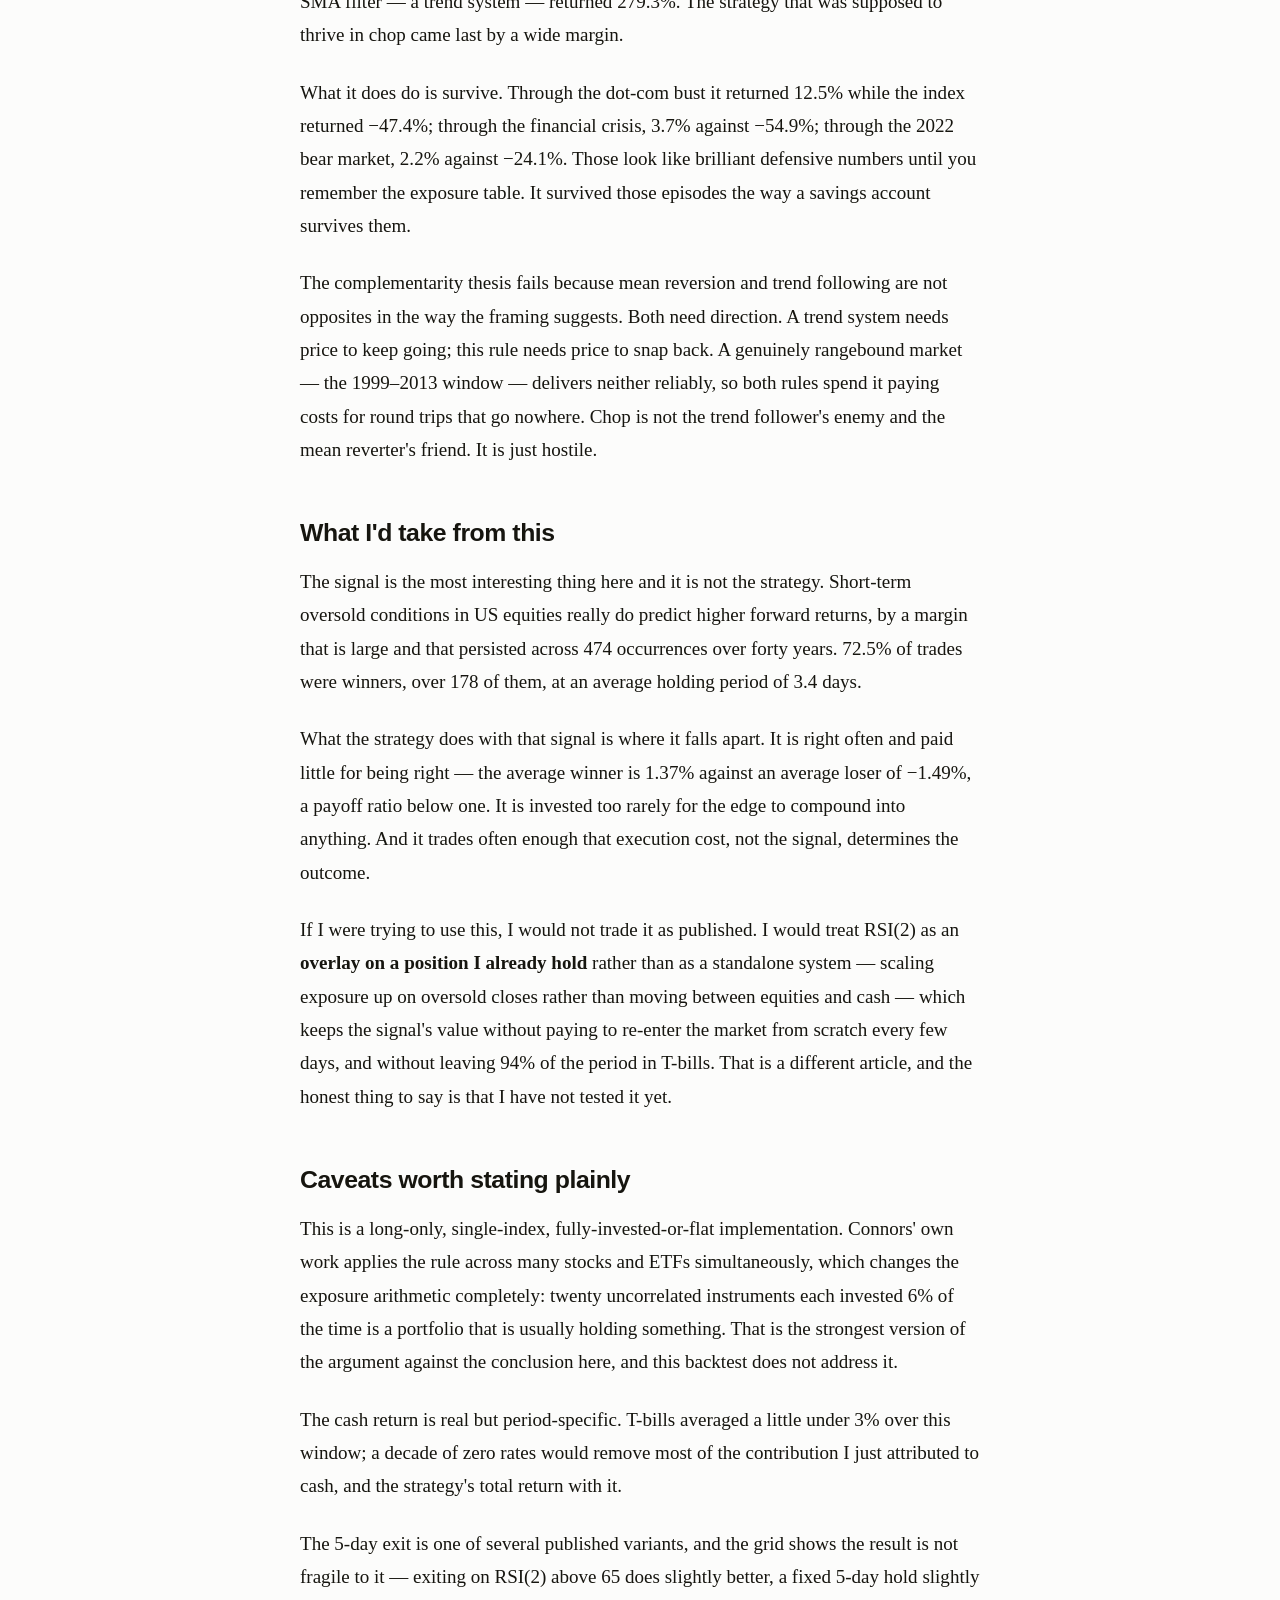
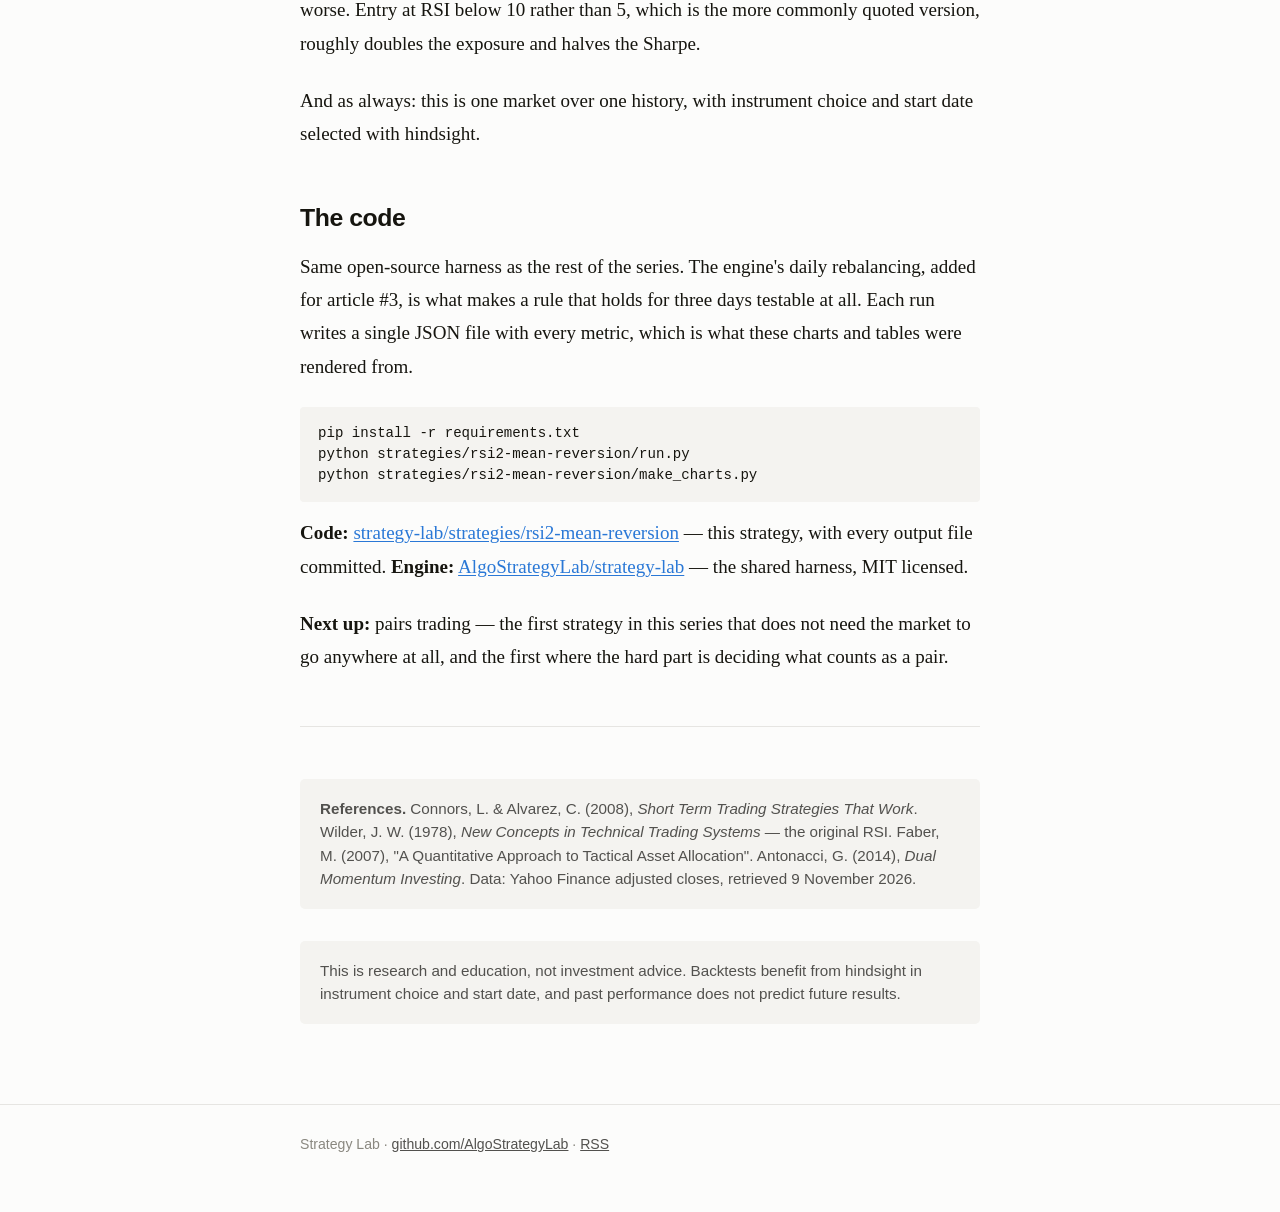
<file: rsi2-mean-reversion/medium.html>
<!doctype html>
<html lang="en">
<head>
<meta name="robots" content="noindex,nofollow">
<meta charset="utf-8">
<meta name="viewport" content="width=device-width, initial-scale=1">
<title>RSI(2) Wins 72% of Its Trades. More Than Half of What It Earns Is T-Bill Interest.</title>
<meta name="description" content="RSI(2) mean reversion backtested on the S&amp;P 500, 1987-2026: a real signal, 72% of trades profitable, and a strategy that is invested 6% of the time and earns most of its return from Treasury bills.">
<meta name="author" content="Abhinav Taduka">
<link rel="canonical" href="https://algostrategylab.github.io/rsi2-mean-reversion/">
<meta property="og:type" content="article">
<meta property="og:title" content="RSI(2) Wins 72% of Its Trades. More Than Half of What It Earns Is T-Bill Interest.">
<meta property="og:description" content="RSI(2) mean reversion backtested on the S&amp;P 500, 1987-2026: a real signal, 72% of trades profitable, and a strategy that is invested 6% of the time and earns most of its return from Treasury bills.">
<meta property="og:image" content="https://algostrategylab.github.io/assets/charts/rsi_c2_decomposition.png">
<meta property="og:url" content="https://algostrategylab.github.io/rsi2-mean-reversion/">
<meta name="twitter:card" content="summary_large_image">
<link rel="alternate" type="application/rss+xml" title="Strategy Lab" href="https://algostrategylab.github.io/feed.xml">
<link rel="stylesheet" href="../style.css">
</head>
<body>
<header class="site"><div class="wrap">
  <a class="brand" href="../">Strategy Lab</a>
  <nav><a href="../">All strategies</a><a href="../glossary/">Glossary</a><a href="https://github.com/AlgoStrategyLab/strategy-lab">GitHub</a><a href="../feed.xml">RSS</a></nav>
</div></header>

<div class="wrap">
<article>
<h1>RSI(2) Wins 72% of Its Trades. More Than Half of What It Earns Is T-Bill Interest.</h1>
<p class="deck">The most copied mean-reversion rule in retail trading, tested over 40 years. The signal is real. The strategy around it is mostly cash.</p>
<p class="byline">Abhinav Taduka &middot; 9 November 2026 &middot; Strategy Lab #4</p>
<p>Every strategy in this series so far has bought strength. <a href="../dual-momentum/">Dual momentum</a> buys whichever asset rose most over the last year. The <a href="../sma-trend-filter/">10-month moving average</a> buys an index that is above its own average. The <a href="../donchian-breakout/">Donchian breakout</a> buys a new 20-day high. All three hold for weeks or months, and all three bleed in choppy markets — the Donchian rule spent fourteen consecutive years underwater, almost entirely to chop rather than to any crash.</p>
<p>So this article tests the opposite bet. RSI(2) buys weakness and holds it for days.</p>
<p>I went in expecting a complement: a rule that earns its keep in exactly the conditions that punish trend following. That is not what the data says, and the reason is more interesting than the thesis would have been.</p>
<p><strong>It wins 72.5% of its trades, and annualises 31.2% on the days it is actually invested</strong> — nearly three times the index. The signal is real.</p>
<p><strong>It also returns 3.62% a year against 11.12% for doing nothing, and 54% of what it does return is interest on the cash it isn't investing.</strong></p>
<p class="note"><strong>New to systematic trading?</strong> Terms like <a href="../glossary/#cagr">CAGR</a>, <a href="../glossary/#sharpe">Sharpe ratio</a>, <a href="../glossary/#turnover">turnover</a>, <a href="../glossary/#drawdown">drawdown</a> and <a href="../glossary/#mean-reversion">mean reversion</a> are explained in plain language in the <a href="../glossary/">glossary</a> — no prior knowledge assumed. Dotted underlines link straight to the relevant entry.</p>
<h2>The rule, exactly as backtested</h2>
<p>Larry Connors and Cesar Alvarez published this in <em>Short Term Trading Strategies That Work</em> in 2008. It has been copied into retail trading content ever since, usually without a cost assumption attached.</p>
<p>Every trading day, using closing prices:</p>
<p>• If flat, and the close is <strong>above</strong> the 200-day simple moving average, and the 2-period <a class="gl" href="../glossary/#rsi">RSI</a> closes <strong>below 5</strong>, buy equities.</p>
<p>• If long, and the close is <strong>above</strong> the 5-day simple moving average, sell and return to cash.</p>
<p>• Otherwise do nothing.</p>
<p>• Execute at the next day's close.</p>
<figure><img src="../assets/tables/rsi_t_setup.png" alt="Backtest setup: Yahoo Finance daily closes, January 1987 to November 2026, daily evaluation, next-close execution, 10 bps costs"></figure>

<p>A 2-period RSI is an unusual object. Wilder's smoothing constant at n=2 is one half, so the indicator reacts almost entirely to the last two closes. Dropping below 5 means roughly "the last two days were almost all down" — it is a short-term oversold trigger, not a trend measure. Capital sits in T-bills while flat, which matters more than it sounds like it should.</p>
<h2>Results</h2>
<figure><img src="../assets/tables/rsi_t_headline.png" alt="Headline table comparing RSI(2) against the 10-month SMA filter, 60/40 and the S&amp;P 500"></figure>

<figure><img src="../assets/charts/rsi_c1_equity.png" alt="Forty years of compounding. The flat stretches are not drawdowns — they are the 94% of the time the strategy holds no equities at all."></figure>

<p>The Sharpe ratio of 0.79 is the best in the series so far, better than the index's 0.67, and the maximum drawdown of −15.7% is less than a third of the index's −55.2%. On the ratios alone this is the best-behaved strategy I have tested.</p>
<p>It also finished with less than a tenth of the money.</p>
<h2>Where the return actually comes from</h2>
<p>The strategy is invested on 607 of 10,039 trading days — 6.0% of the record. Comparing its CAGR with buy-and-hold is therefore close to meaningless: for 94% of the period the two are not doing the same kind of thing at all.</p>
<p>Split the return into the part earned while invested and the part earned while sitting in T-bills:</p>
<figure><img src="../assets/charts/rsi_c2_decomposition.png" alt="The strategy&#x27;s own trades contributed less than the Treasury bills did."></figure>

<figure><img src="../assets/tables/rsi_t_exposure.png" alt="Exposure statistics: days invested, growth while invested, and average daily return in and out of the market"></figure>

<p>Annualised over the days it holds equities, the strategy returns 31.2%. That is a genuinely strong number and it is not an artifact — it survives costs, and the per-trade statistics agree with it.</p>
<p>But the trades contributed 1.66% a year to the total, and the cash contributed 1.94%. Most of what this strategy earned over forty years, it earned by not trading.</p>
<p>That reframes what the low drawdown means. A maximum drawdown of −15.7% against the index's −55.2% is not evidence of skilful risk management. It is what happens when you are absent.</p>
<h2>The signal is good. The trend filter removes the best half of it.</h2>
<p>It is worth separating the two components, because the usual explanation for the 200-day filter — that it keeps you out of bad trades — turns out to be wrong.</p>
<figure><img src="../assets/tables/rsi_t_edge.png" alt="Forward 5-day returns after each condition, against the unconditional base rate"></figure>

<p>On any given day the S&amp;P returned 0.24% over the following five days, and was higher 58.6% of the time. After RSI(2) closes below 5, the next five days returned 0.61% — more than twice the base rate, across 474 occurrences. Short-term mean reversion in US equities is real and it is not subtle.</p>
<p>Now split those occurrences by the trend filter. Oversold <strong>above</strong> the 200-day average: 0.48% over the next five days. Oversold <strong>below</strong> it: 0.81%.</p>
<p>The setups the filter discards are the better ones. Buying a two-day collapse in a market that is already in a downtrend paid almost twice as well as buying one in an uptrend.</p>
<p>The filter still earns its place, but for a different reason than advertised:</p>
<figure><img src="../assets/tables/rsi_t_components.png" alt="Each component switched off in turn"></figure>

<p>Without the filter, CAGR barely moves but the Sharpe falls from 0.79 to 0.47 and the drawdown deepens from −15.7% to −23.6%. The filter is not selecting better trades. It is declining to catch falling knives during the one or two episodes per decade when the knife keeps falling, and paying for that insurance with the highest-returning setups in the sample.</p>
<p>Note also the fourth row. The 200-day filter <strong>on its own</strong>, with no RSI at all and no attempt at timing entries, returned 7.79% — more than double the full strategy. Almost everything this rule does to returns, it does by being out of the market.</p>
<h2>The cost cliff</h2>
<p>At 1790% annual turnover, this strategy is a bet on your cost structure more than on the market.</p>
<figure><img src="../assets/charts/rsi_c4_costs.png" alt="Each basis point of round-trip cost removes roughly 0.19 points of annual return."></figure>

<figure><img src="../assets/tables/rsi_t_costs.png" alt="Cost sensitivity from frictionless to 100 bps"></figure>

<p>Frictionless it returns 5.49%. At 10 bps, 3.62%. At 25 bps, 0.87%. At 50 bps it is −3.58% — the strategy destroys capital. Nothing about the signal changed; only the bill did.</p>
<p>This is the same finding as the Donchian article, and it is becoming the most reliable result in the series: any rule that trades often is, in practice, a wager that your execution is cheap. Published backtests almost never say so.</p>
<h2>A trap in the parameter grid</h2>
<p>The grid holds something worth stopping on, because it is a mistake I have seen in published strategy write-ups and nearly made here.</p>
<figure><img src="../assets/charts/rsi_c5_sharpe_trap.png" alt="The highest Sharpe ratios in the grid belong to settings that are almost never invested."></figure>

<p>The best Sharpe in the entire grid is 6.9, with a maximum drawdown of 0.59%. It comes from RSI(5) below 5, which triggered on four days in forty years. The second best, 6.0, triggered on seven. These are not strategies; they are rounding errors with a ratio attached.</p>
<p>A Sharpe ratio says nothing about whether the opportunity exists often enough to matter, and optimising for it across a grid will reliably hand you the setting that trades least. The published setting — RSI(2) below 5 — sits in the middle of the cloud at a Sharpe of 0.79 with 6.0% exposure, which is the honest region of the chart.</p>
<p>Any parameter search over a rule like this needs a minimum-exposure or minimum-trade-count floor, or the optimiser will walk straight off the edge.</p>
<h2>Before and after the book</h2>
<p>This is the third strategy in the series to be tested against its own publication date, and the third to fail.</p>
<figure><img src="../assets/charts/rsi_c3_inout.png" alt="The split is at January 2009, just after the book appeared."></figure>

<figure><img src="../assets/tables/rsi_t_inout.png" alt="Performance before and after publication, with the index for comparison"></figure>

<p>Before 2009: 5.44% a year at a Sharpe of 1.35, with a worst drawdown of −5.1%. That is an outstanding record.</p>
<p>After 2009: 1.41% a year at a Sharpe of 0.29, with a drawdown three times deeper.</p>
<p>The index moved the other way over the same split, from 8.48% to 14.48%. So this is not a story about a harder market. Whatever this rule was capturing, it captured much less of it after it was printed in a bestseller.</p>
<p>I cannot separate publication from the other things that changed in 2009 — decimalisation had already happened, but high-frequency market making scaled up over exactly this window, and short-horizon mean reversion is precisely the inefficiency that activity arbitrages away. Publication and competition are confounded here, and I would not claim otherwise.</p>
<h2>The thesis I set out to test, and why it failed</h2>
<p>The premise was straightforward: trend following bleeds in chop, mean reversion should feed on it, so the two ought to be complements. The Donchian article left a specific window to test against — January 1999 to May 2013, the fourteen years that rule spent underwater, caused by chop rather than any crash.</p>
<figure><img src="../assets/charts/rsi_c6_regimes.png" alt="The chop window at the far left is the test. RSI(2) did not win it."></figure>

<figure><img src="../assets/tables/rsi_t_regimes.png" alt="Total return through each episode"></figure>

<p>Through that window RSI(2) returned 41.9%. The index returned 70.8% and the monthly SMA filter — a trend system — returned 279.3%. The strategy that was supposed to thrive in chop came last by a wide margin.</p>
<p>What it does do is survive. Through the dot-com bust it returned 12.5% while the index returned −47.4%; through the financial crisis, 3.7% against −54.9%; through the 2022 bear market, 2.2% against −24.1%. Those look like brilliant defensive numbers until you remember the exposure table. It survived those episodes the way a savings account survives them.</p>
<p>The complementarity thesis fails because mean reversion and trend following are not opposites in the way the framing suggests. Both need direction. A trend system needs price to keep going; this rule needs price to snap back. A genuinely rangebound market — the 1999–2013 window — delivers neither reliably, so both rules spend it paying costs for round trips that go nowhere. Chop is not the trend follower's enemy and the mean reverter's friend. It is just hostile.</p>
<h2>What I'd take from this</h2>
<p>The signal is the most interesting thing here and it is not the strategy. Short-term oversold conditions in US equities really do predict higher forward returns, by a margin that is large and that persisted across 474 occurrences over forty years. 72.5% of trades were winners, over 178 of them, at an average holding period of 3.4 days.</p>
<p>What the strategy does with that signal is where it falls apart. It is right often and paid little for being right — the average winner is 1.37% against an average loser of −1.49%, a payoff ratio below one. It is invested too rarely for the edge to compound into anything. And it trades often enough that execution cost, not the signal, determines the outcome.</p>
<p>If I were trying to use this, I would not trade it as published. I would treat RSI(2) as an <strong>overlay on a position I already hold</strong> rather than as a standalone system — scaling exposure up on oversold closes rather than moving between equities and cash — which keeps the signal's value without paying to re-enter the market from scratch every few days, and without leaving 94% of the period in T-bills. That is a different article, and the honest thing to say is that I have not tested it yet.</p>
<h2>Caveats worth stating plainly</h2>
<p>This is a long-only, single-index, fully-invested-or-flat implementation. Connors' own work applies the rule across many stocks and ETFs simultaneously, which changes the exposure arithmetic completely: twenty uncorrelated instruments each invested 6% of the time is a portfolio that is usually holding something. That is the strongest version of the argument against the conclusion here, and this backtest does not address it.</p>
<p>The cash return is real but period-specific. T-bills averaged a little under 3% over this window; a decade of zero rates would remove most of the contribution I just attributed to cash, and the strategy's total return with it.</p>
<p>The 5-day exit is one of several published variants, and the grid shows the result is not fragile to it — exiting on RSI(2) above 65 does slightly better, a fixed 5-day hold slightly worse. Entry at RSI below 10 rather than 5, which is the more commonly quoted version, roughly doubles the exposure and halves the Sharpe.</p>
<p>And as always: this is one market over one history, with instrument choice and start date selected with hindsight.</p>
<h2>The code</h2>
<p>Same open-source harness as the rest of the series. The engine's daily rebalancing, added for article #3, is what makes a rule that holds for three days testable at all. Each run writes a single JSON file with every metric, which is what these charts and tables were rendered from.</p>
<pre><code>pip install -r requirements.txt
python strategies/rsi2-mean-reversion/run.py
python strategies/rsi2-mean-reversion/make_charts.py</code></pre>
<p><strong>Code:</strong> <a href="https://github.com/AlgoStrategyLab/strategy-lab/tree/main/strategies/rsi2-mean-reversion">strategy-lab/strategies/rsi2-mean-reversion</a> &mdash; this strategy, with every output file committed. <strong>Engine:</strong> <a href="https://github.com/AlgoStrategyLab/strategy-lab">AlgoStrategyLab/strategy-lab</a> &mdash; the shared harness, MIT licensed.</p>
<p><strong>Next up:</strong> pairs trading — the first strategy in this series that does not need the market to go anywhere at all, and the first where the hard part is deciding what counts as a pair.</p>
<hr>
<p class="note"><strong>References.</strong> Connors, L. &amp; Alvarez, C. (2008), <em>Short Term Trading Strategies That Work</em>. Wilder, J. W. (1978), <em>New Concepts in Technical Trading Systems</em> — the original RSI. Faber, M. (2007), "A Quantitative Approach to Tactical Asset Allocation". Antonacci, G. (2014), <em>Dual Momentum Investing</em>. Data: Yahoo Finance adjusted closes, retrieved 9 November 2026.</p>
<p class="note">This is research and education, not investment advice. Backtests benefit from hindsight in instrument choice and start date, and past performance does not predict future results.</p>
</article>
</div>

<footer class="site"><div class="wrap">
Strategy Lab &middot; <a href="https://github.com/AlgoStrategyLab/strategy-lab">github.com/AlgoStrategyLab</a> &middot; <a href="../feed.xml">RSS</a>
</div></footer>
</body>
</html>
</file>
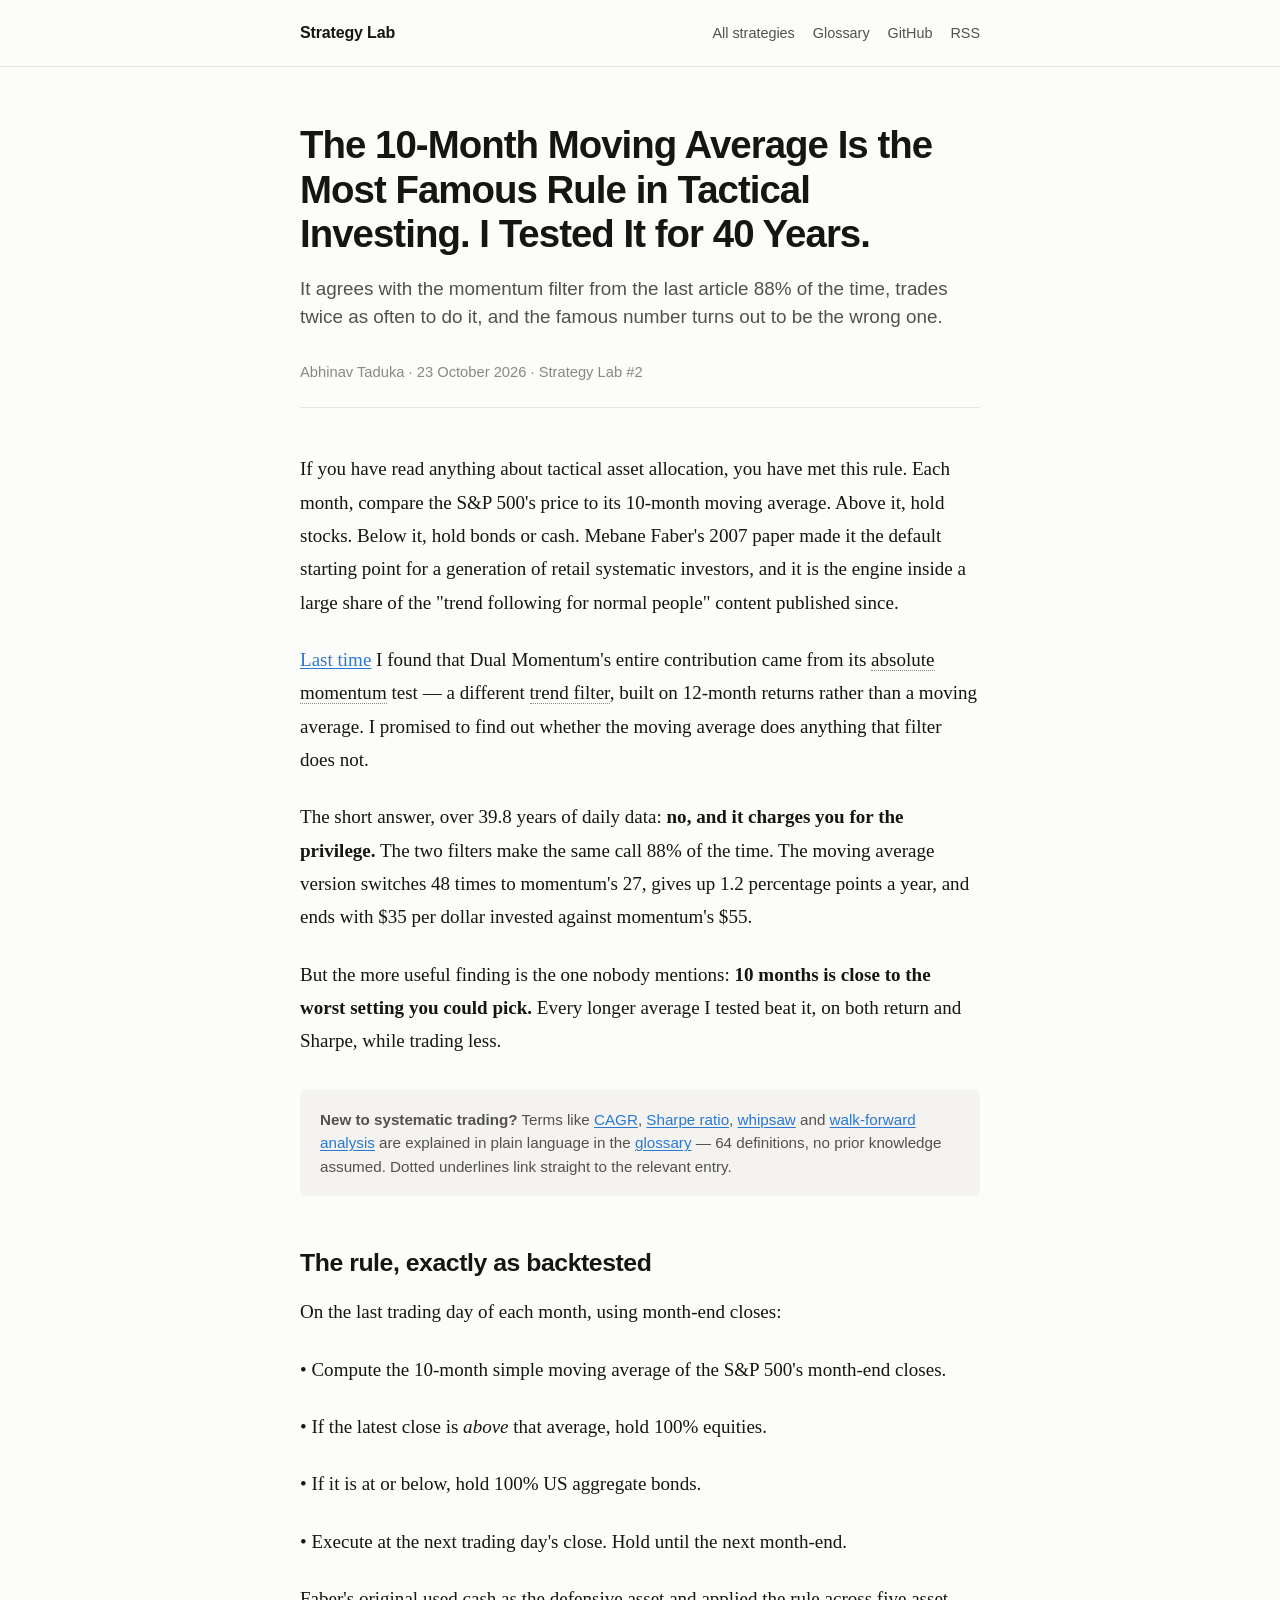
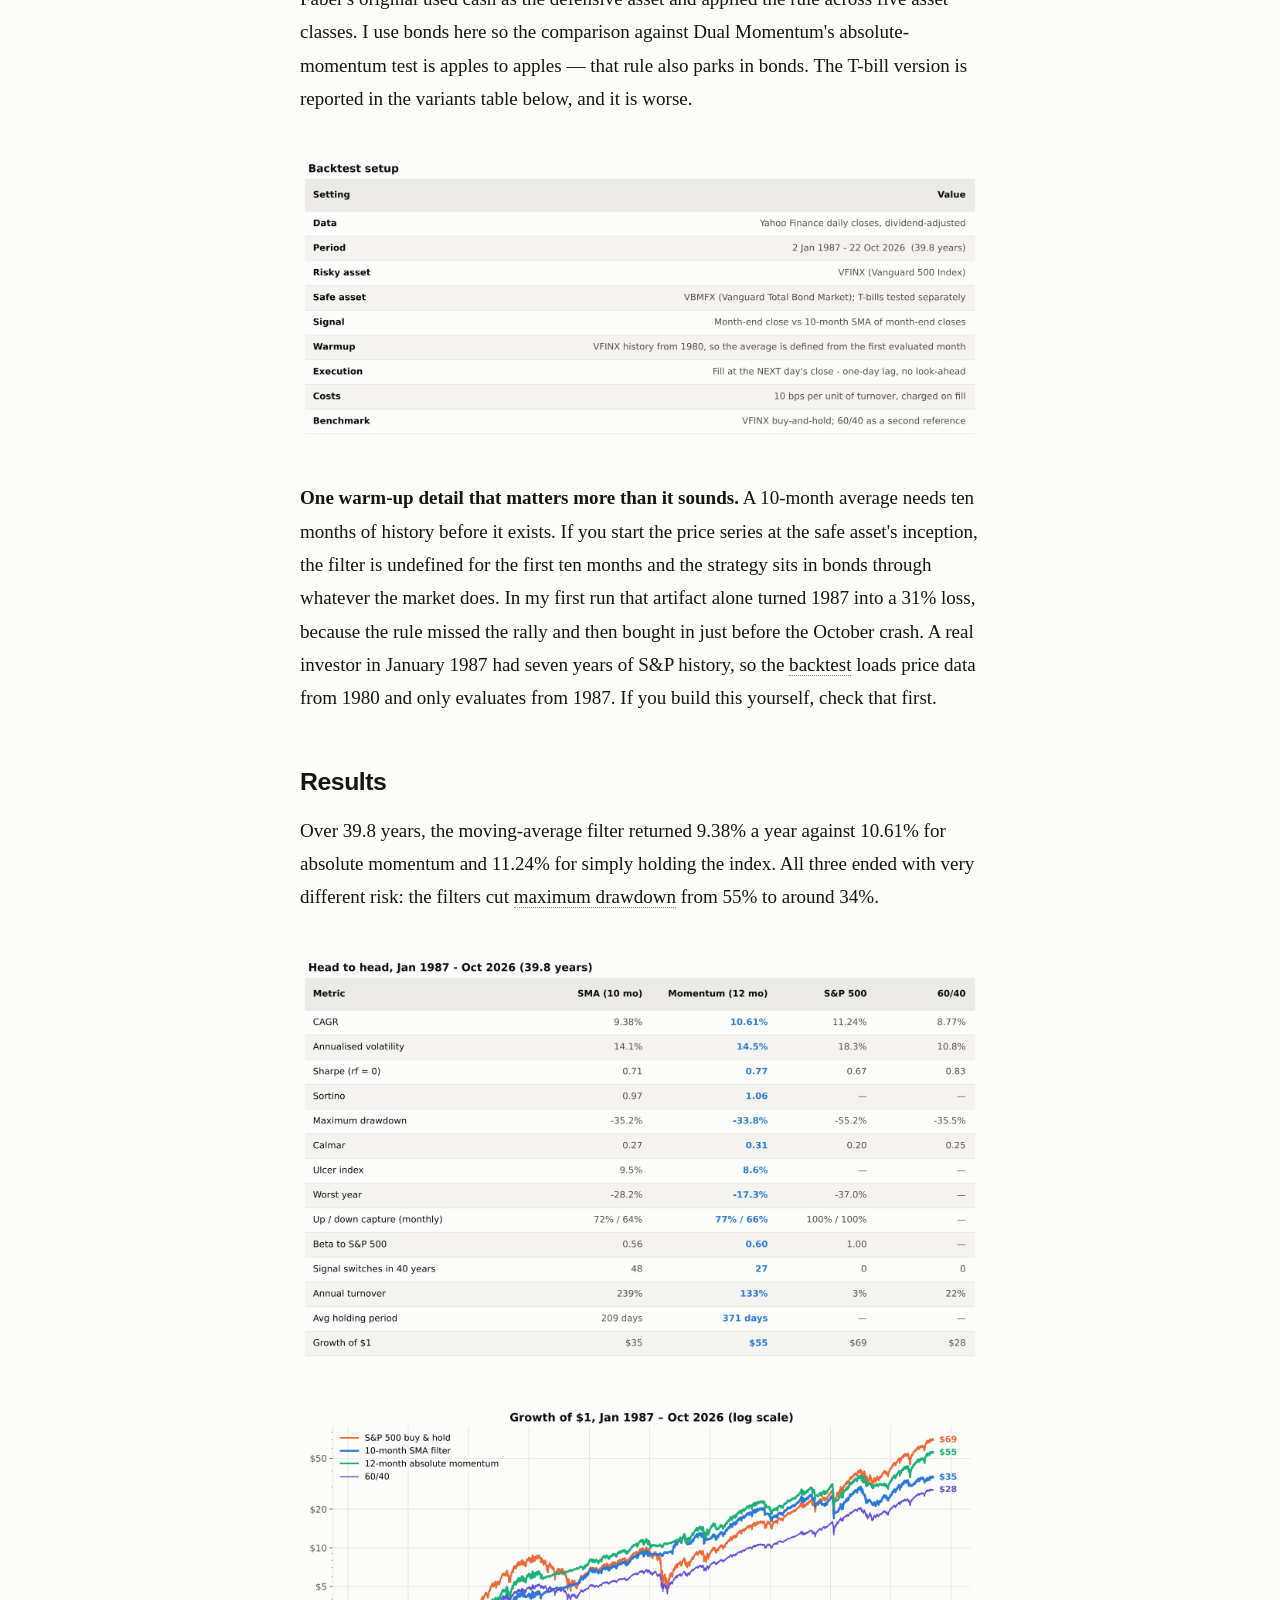
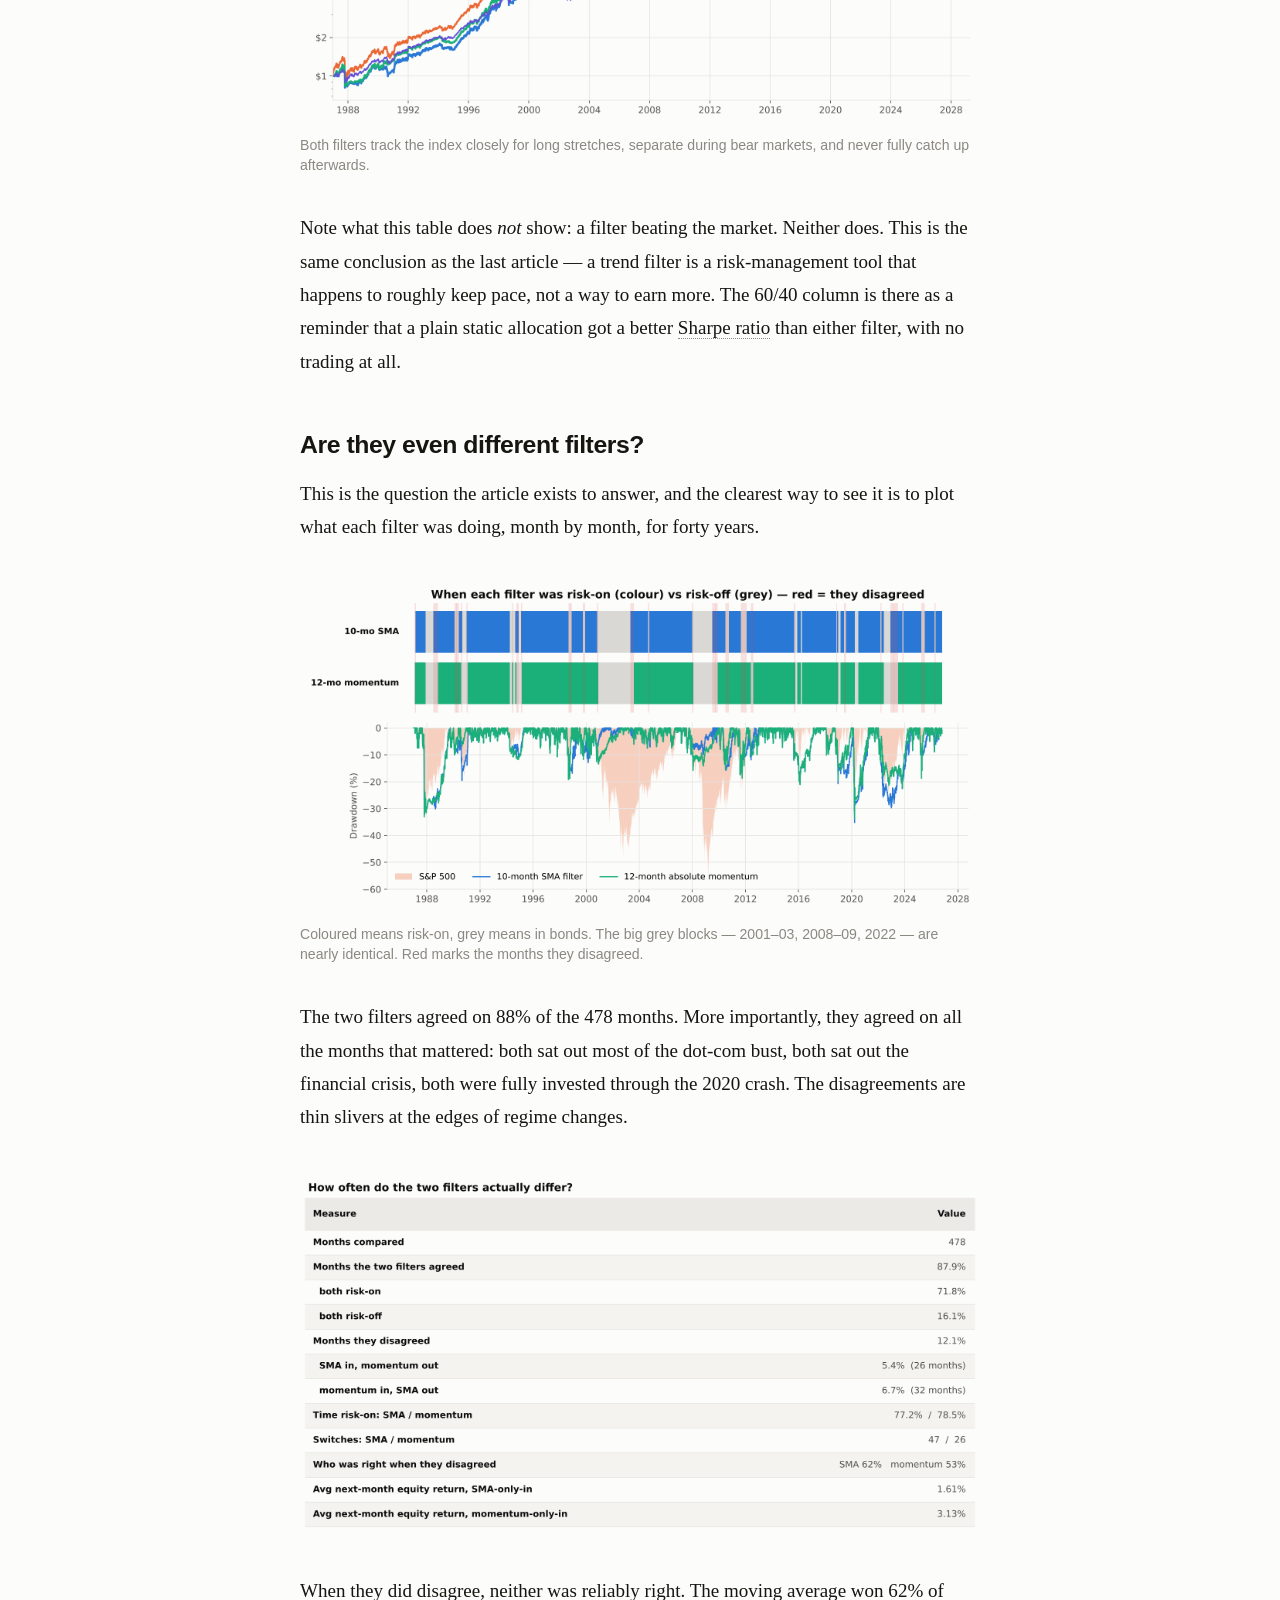
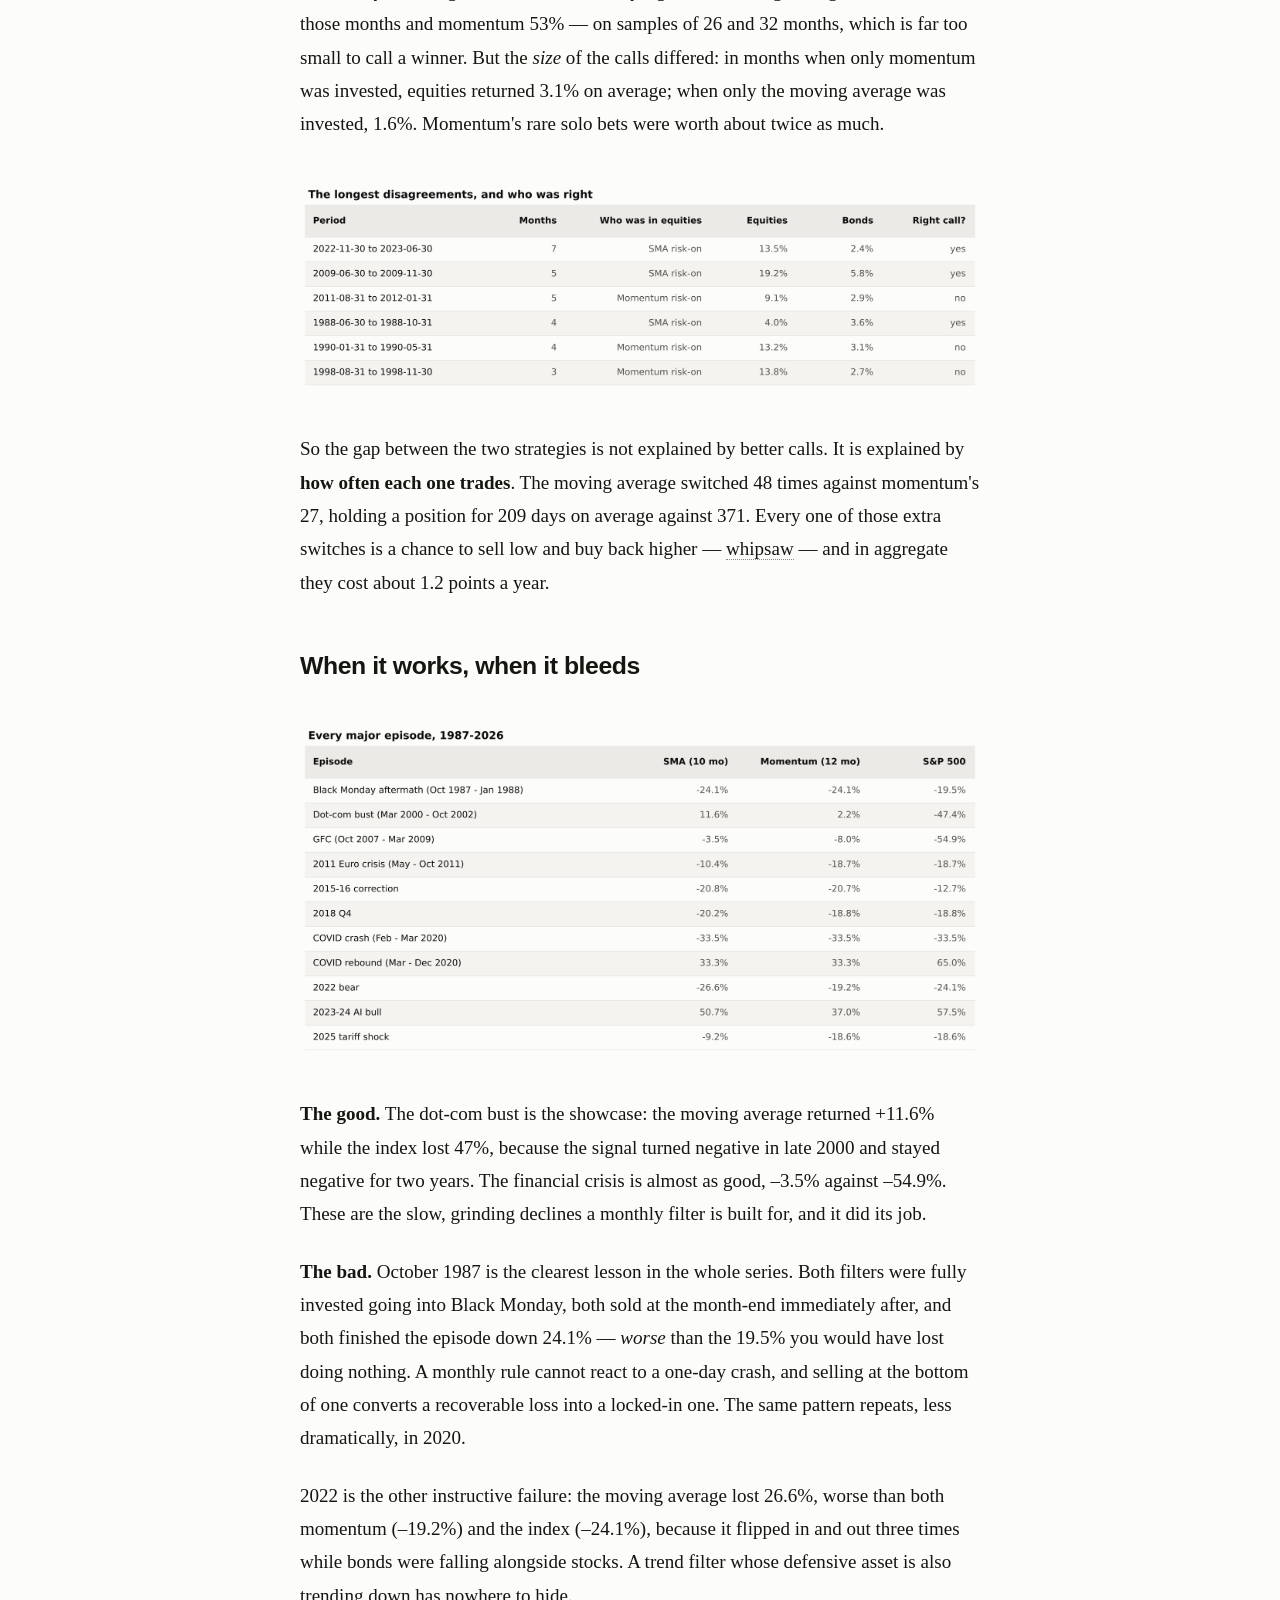
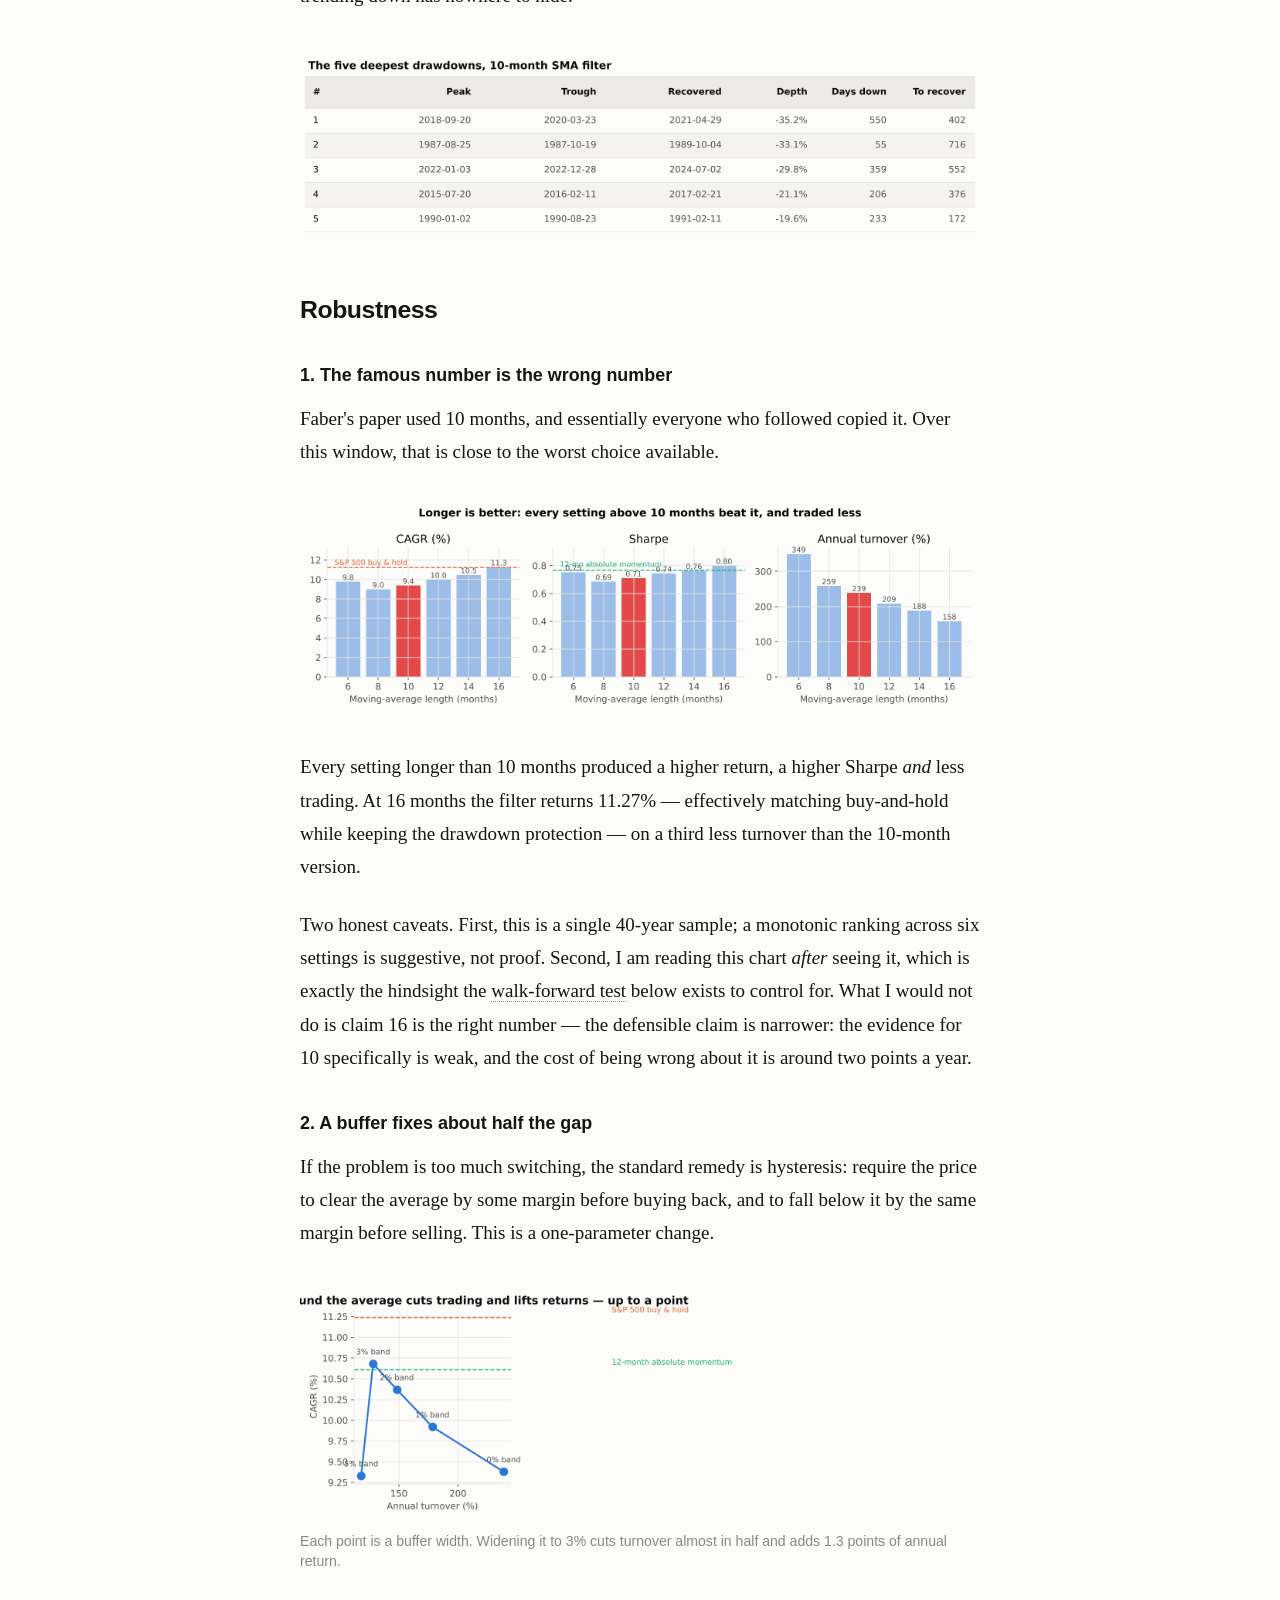
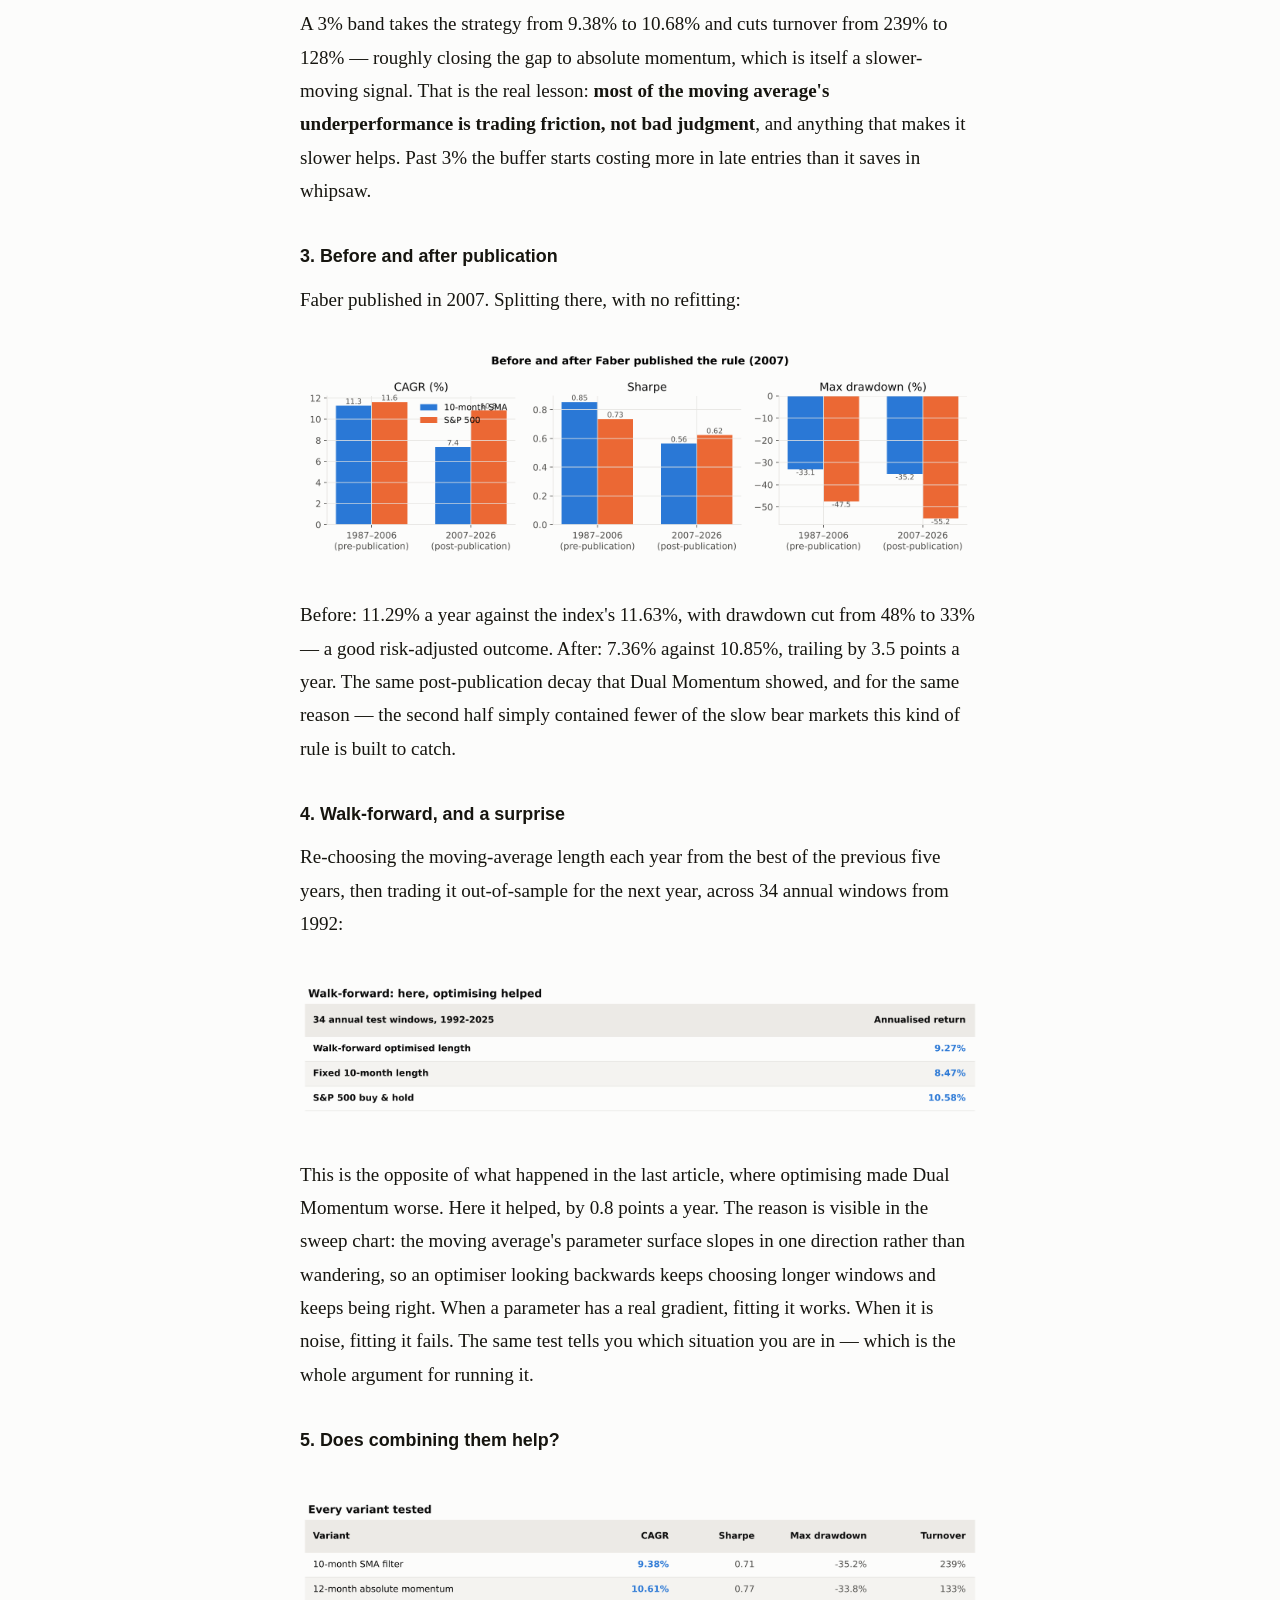
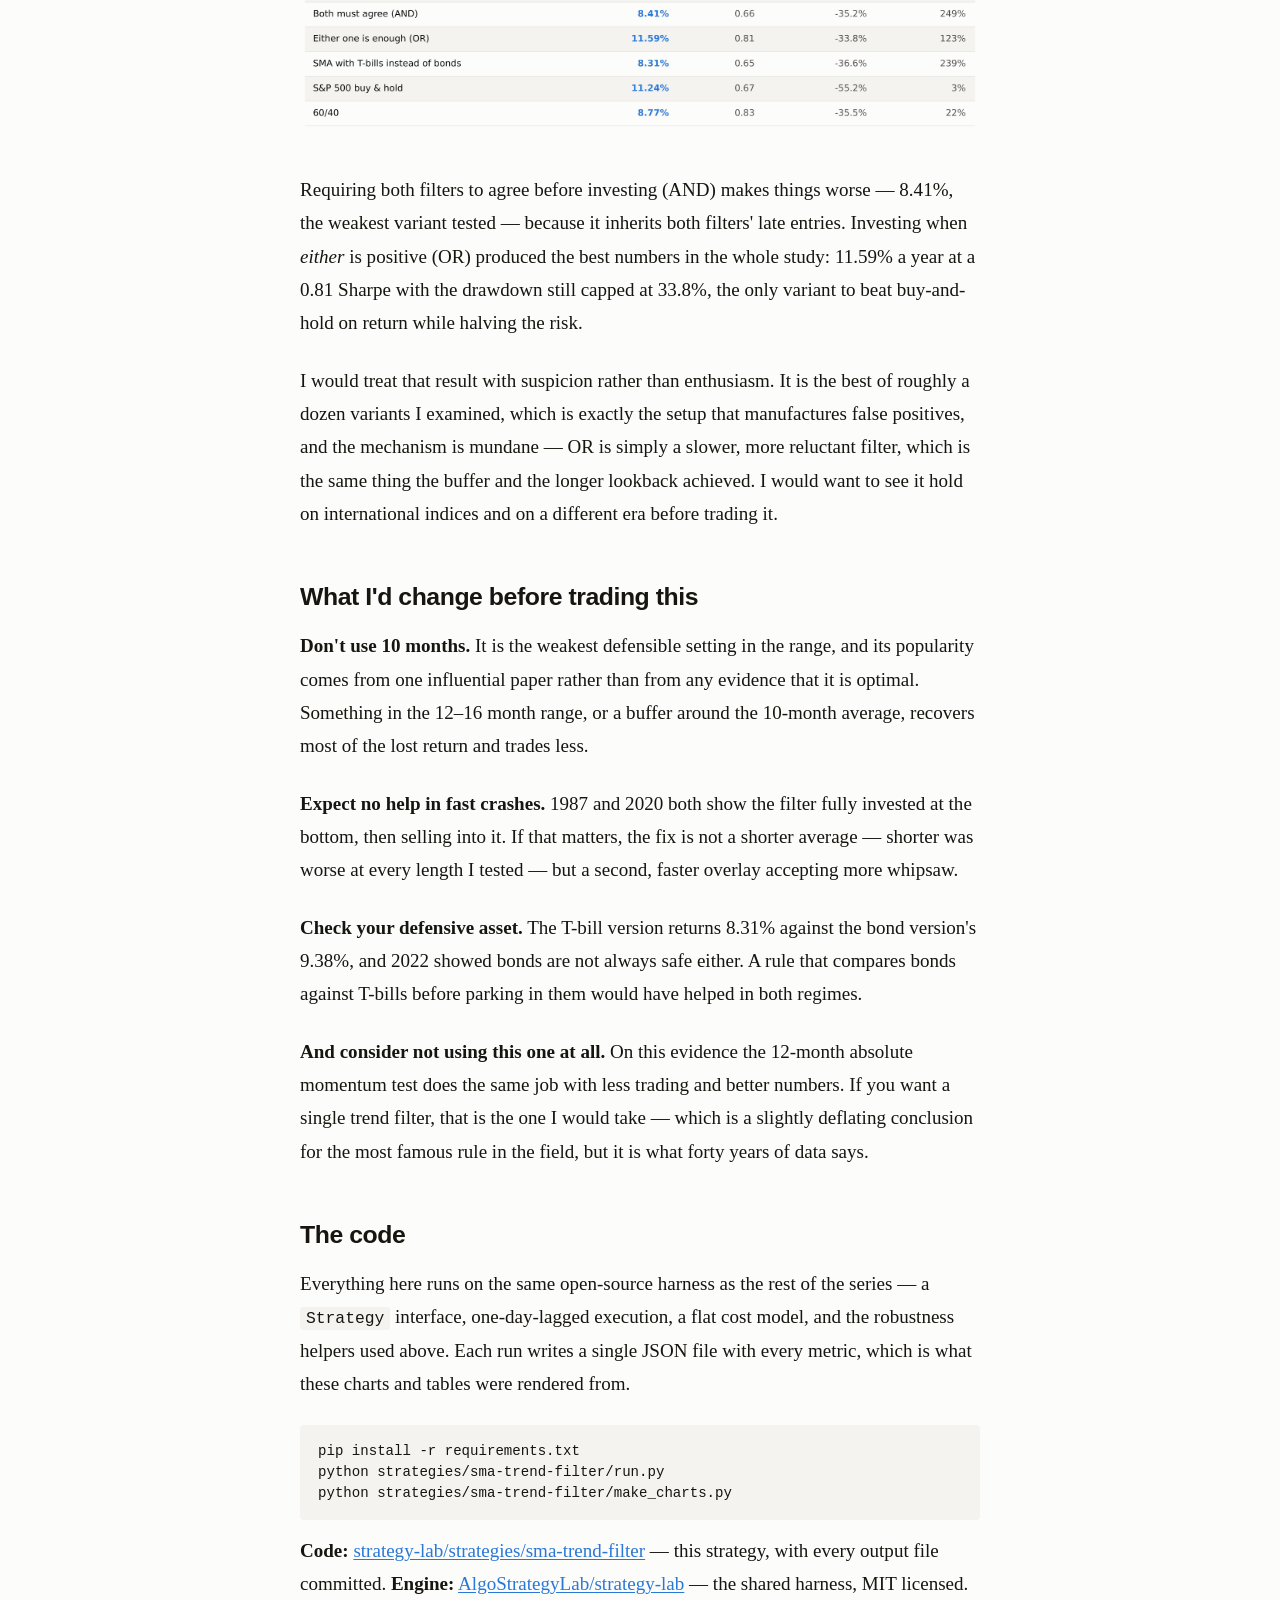
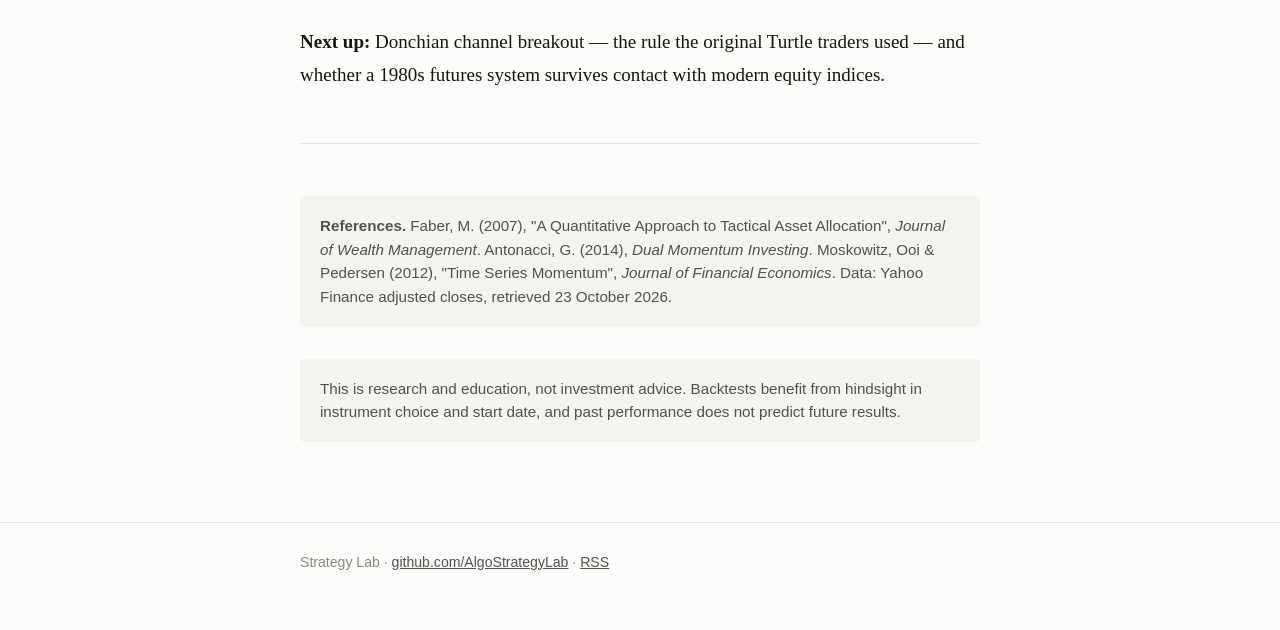
<file: sma-trend-filter/medium.html>
<!doctype html>
<html lang="en">
<head>
<meta name="robots" content="noindex,nofollow">
<meta charset="utf-8">
<meta name="viewport" content="width=device-width, initial-scale=1">
<title>The 10-Month Moving Average Is the Most Famous Rule in Tactical Investing. I Tested It for 40 Years.</title>
<meta name="description" content="It agrees with absolute momentum 88% of the time, trades twice as often, and 10 months is the wrong number.">
<meta name="author" content="Abhinav Taduka">
<link rel="canonical" href="https://algostrategylab.github.io/sma-trend-filter/">
<meta property="og:type" content="article">
<meta property="og:title" content="The 10-Month Moving Average Is the Most Famous Rule in Tactical Investing. I Tested It for 40 Years.">
<meta property="og:description" content="It agrees with absolute momentum 88% of the time, trades twice as often, and 10 months is the wrong number.">
<meta property="og:image" content="https://algostrategylab.github.io/assets/charts/c2_signals.png">
<meta property="og:url" content="https://algostrategylab.github.io/sma-trend-filter/">
<meta name="twitter:card" content="summary_large_image">
<link rel="alternate" type="application/rss+xml" title="Strategy Lab" href="https://algostrategylab.github.io/feed.xml">
<link rel="stylesheet" href="../style.css">
</head>
<body>
<header class="site"><div class="wrap">
  <a class="brand" href="../">Strategy Lab</a>
  <nav><a href="../">All strategies</a><a href="../glossary/">Glossary</a><a href="https://github.com/AlgoStrategyLab/strategy-lab">GitHub</a><a href="../feed.xml">RSS</a></nav>
</div></header>

<div class="wrap">
<article>
<h1>The 10-Month Moving Average Is the Most Famous Rule in Tactical Investing. I Tested It for 40 Years.</h1>
<p class="deck">It agrees with the momentum filter from the last article 88% of the time, trades twice as often to do it, and the famous number turns out to be the wrong one.</p>
<p class="byline">Abhinav Taduka &middot; 23 October 2026 &middot; Strategy Lab #2</p>
<p>If you have read anything about tactical asset allocation, you have met this rule. Each month, compare the S&amp;P 500's price to its 10-month moving average. Above it, hold stocks. Below it, hold bonds or cash. Mebane Faber's 2007 paper made it the default starting point for a generation of retail systematic investors, and it is the engine inside a large share of the "trend following for normal people" content published since.</p>
<p><a href="../dual-momentum/">Last time</a> I found that Dual Momentum's entire contribution came from its <a class="gl" href="../glossary/#absolute-momentum">absolute momentum</a> test — a different <a class="gl" href="../glossary/#trend-filter">trend filter</a>, built on 12-month returns rather than a moving average. I promised to find out whether the moving average does anything that filter does not.</p>
<p>The short answer, over 39.8 years of daily data: <strong>no, and it charges you for the privilege.</strong> The two filters make the same call 88% of the time. The moving average version switches 48 times to momentum's 27, gives up 1.2 percentage points a year, and ends with $35 per dollar invested against momentum's $55.</p>
<p>But the more useful finding is the one nobody mentions: <strong>10 months is close to the worst setting you could pick.</strong> Every longer average I tested beat it, on both return and Sharpe, while trading less.</p>
<p class="note"><strong>New to systematic trading?</strong> Terms like <a href="../glossary/#cagr">CAGR</a>, <a href="../glossary/#sharpe">Sharpe ratio</a>, <a href="../glossary/#whipsaw">whipsaw</a> and <a href="../glossary/#walk-forward">walk-forward analysis</a> are explained in plain language in the <a href="../glossary/">glossary</a> — 64 definitions, no prior knowledge assumed. Dotted underlines link straight to the relevant entry.</p>
<h2>The rule, exactly as backtested</h2>
<p>On the last trading day of each month, using month-end closes:</p>
<p>• Compute the 10-month simple moving average of the S&amp;P 500's month-end closes.</p>
<p>• If the latest close is <em>above</em> that average, hold 100% equities.</p>
<p>• If it is at or below, hold 100% US aggregate bonds.</p>
<p>• Execute at the next trading day's close. Hold until the next month-end.</p>
<p>Faber's original used cash as the defensive asset and applied the rule across five asset classes. I use bonds here so the comparison against Dual Momentum's absolute-momentum test is apples to apples — that rule also parks in bonds. The T-bill version is reported in the variants table below, and it is worse.</p>
<figure><img src="../assets/tables/sma_t_setup.png" alt="Backtest setup: Yahoo Finance daily closes, January 1987 to October 2026, monthly rebalance, next-close execution, 10 bps costs"></figure>

<p><strong>One warm-up detail that matters more than it sounds.</strong> A 10-month average needs ten months of history before it exists. If you start the price series at the safe asset's inception, the filter is undefined for the first ten months and the strategy sits in bonds through whatever the market does. In my first run that artifact alone turned 1987 into a 31% loss, because the rule missed the rally and then bought in just before the October crash. A real investor in January 1987 had seven years of S&amp;P history, so the <a class="gl" href="../glossary/#backtest">backtest</a> loads price data from 1980 and only evaluates from 1987. If you build this yourself, check that first.</p>
<h2>Results</h2>
<p>Over 39.8 years, the moving-average filter returned 9.38% a year against 10.61% for absolute momentum and 11.24% for simply holding the index. All three ended with very different risk: the filters cut <a class="gl" href="../glossary/#max-drawdown">maximum drawdown</a> from 55% to around 34%.</p>
<figure><img src="../assets/tables/sma_t_headline.png" alt="Head-to-head table comparing the 10-month SMA filter, 12-month absolute momentum, the S&amp;P 500 and 60/40"></figure>

<figure><img src="../assets/charts/c1_equity.png" alt="Growth of $1 from 1987 to 2026 on a log scale for the SMA filter, absolute momentum, the S&amp;P 500 and 60/40"><figcaption>Both filters track the index closely for long stretches, separate during bear markets, and never fully catch up afterwards.</figcaption></figure>

<p>Note what this table does <em>not</em> show: a filter beating the market. Neither does. This is the same conclusion as the last article — a trend filter is a risk-management tool that happens to roughly keep pace, not a way to earn more. The 60/40 column is there as a reminder that a plain static allocation got a better <a class="gl" href="../glossary/#sharpe">Sharpe ratio</a> than either filter, with no trading at all.</p>
<h2>Are they even different filters?</h2>
<p>This is the question the article exists to answer, and the clearest way to see it is to plot what each filter was doing, month by month, for forty years.</p>
<figure><img src="../assets/charts/c2_signals.png" alt="Timeline showing when each filter was risk-on or risk-off from 1987 to 2026, with disagreements highlighted, above a drawdown chart"><figcaption>Coloured means risk-on, grey means in bonds. The big grey blocks — 2001–03, 2008–09, 2022 — are nearly identical. Red marks the months they disagreed.</figcaption></figure>

<p>The two filters agreed on 88% of the 478 months. More importantly, they agreed on all the months that mattered: both sat out most of the dot-com bust, both sat out the financial crisis, both were fully invested through the 2020 crash. The disagreements are thin slivers at the edges of regime changes.</p>
<figure><img src="../assets/tables/sma_t_agreement.png" alt="Table of agreement statistics between the two filters"></figure>

<p>When they did disagree, neither was reliably right. The moving average won 62% of those months and momentum 53% — on samples of 26 and 32 months, which is far too small to call a winner. But the <em>size</em> of the calls differed: in months when only momentum was invested, equities returned 3.1% on average; when only the moving average was invested, 1.6%. Momentum's rare solo bets were worth about twice as much.</p>
<figure><img src="../assets/tables/sma_t_disagree.png" alt="The longest disagreement episodes and which filter was right"></figure>

<p>So the gap between the two strategies is not explained by better calls. It is explained by <strong>how often each one trades</strong>. The moving average switched 48 times against momentum's 27, holding a position for 209 days on average against 371. Every one of those extra switches is a chance to sell low and buy back higher — <a class="gl" href="../glossary/#whipsaw">whipsaw</a> — and in aggregate they cost about 1.2 points a year.</p>
<h2>When it works, when it bleeds</h2>
<figure><img src="../assets/tables/sma_t_episodes.png" alt="Performance of both filters and the S&amp;P 500 across eleven major market episodes from 1987 to 2026"></figure>

<p><strong>The good.</strong> The dot-com bust is the showcase: the moving average returned +11.6% while the index lost 47%, because the signal turned negative in late 2000 and stayed negative for two years. The financial crisis is almost as good, –3.5% against –54.9%. These are the slow, grinding declines a monthly filter is built for, and it did its job.</p>
<p><strong>The bad.</strong> October 1987 is the clearest lesson in the whole series. Both filters were fully invested going into Black Monday, both sold at the month-end immediately after, and both finished the episode down 24.1% — <em>worse</em> than the 19.5% you would have lost doing nothing. A monthly rule cannot react to a one-day crash, and selling at the bottom of one converts a recoverable loss into a locked-in one. The same pattern repeats, less dramatically, in 2020.</p>
<p>2022 is the other instructive failure: the moving average lost 26.6%, worse than both momentum (–19.2%) and the index (–24.1%), because it flipped in and out three times while bonds were falling alongside stocks. A trend filter whose defensive asset is also trending down has nowhere to hide.</p>
<figure><img src="../assets/tables/sma_t_drawdowns.png" alt="The five deepest drawdowns of the 10-month SMA filter"></figure>

<h2>Robustness</h2>
<h3>1. The famous number is the wrong number</h3>
<p>Faber's paper used 10 months, and essentially everyone who followed copied it. Over this window, that is close to the worst choice available.</p>
<figure><img src="../assets/charts/c3_lookback.png" alt="Bar charts of CAGR, Sharpe and turnover across moving-average lengths from 6 to 16 months"></figure>

<p>Every setting longer than 10 months produced a higher return, a higher Sharpe <em>and</em> less trading. At 16 months the filter returns 11.27% — effectively matching buy-and-hold while keeping the drawdown protection — on a third less turnover than the 10-month version.</p>
<p>Two honest caveats. First, this is a single 40-year sample; a monotonic ranking across six settings is suggestive, not proof. Second, I am reading this chart <em>after</em> seeing it, which is exactly the hindsight the <a class="gl" href="../glossary/#walk-forward">walk-forward test</a> below exists to control for. What I would not do is claim 16 is the right number — the defensible claim is narrower: the evidence for 10 specifically is weak, and the cost of being wrong about it is around two points a year.</p>
<h3>2. A buffer fixes about half the gap</h3>
<p>If the problem is too much switching, the standard remedy is hysteresis: require the price to clear the average by some margin before buying back, and to fall below it by the same margin before selling. This is a one-parameter change.</p>
<figure><img src="../assets/charts/c4_band.png" alt="Scatter of CAGR against annual turnover for buffer widths from 0% to 5%"><figcaption>Each point is a buffer width. Widening it to 3% cuts turnover almost in half and adds 1.3 points of annual return.</figcaption></figure>

<p>A 3% band takes the strategy from 9.38% to 10.68% and cuts turnover from 239% to 128% — roughly closing the gap to absolute momentum, which is itself a slower-moving signal. That is the real lesson: <strong>most of the moving average's underperformance is trading friction, not bad judgment</strong>, and anything that makes it slower helps. Past 3% the buffer starts costing more in late entries than it saves in whipsaw.</p>
<h3>3. Before and after publication</h3>
<p>Faber published in 2007. Splitting there, with no refitting:</p>
<figure><img src="../assets/charts/c5_inout.png" alt="Bar chart comparing CAGR, Sharpe and maximum drawdown before and after 2007"></figure>

<p>Before: 11.29% a year against the index's 11.63%, with drawdown cut from 48% to 33% — a good risk-adjusted outcome. After: 7.36% against 10.85%, trailing by 3.5 points a year. The same post-publication decay that Dual Momentum showed, and for the same reason — the second half simply contained fewer of the slow bear markets this kind of rule is built to catch.</p>
<h3>4. Walk-forward, and a surprise</h3>
<p>Re-choosing the moving-average length each year from the best of the previous five years, then trading it out-of-sample for the next year, across 34 annual windows from 1992:</p>
<figure><img src="../assets/tables/sma_t_walkforward.png" alt="Walk-forward results: optimised 9.27%, fixed 10-month 8.47%, S&amp;P 500 10.58%"></figure>

<p>This is the opposite of what happened in the last article, where optimising made Dual Momentum worse. Here it helped, by 0.8 points a year. The reason is visible in the sweep chart: the moving average's parameter surface slopes in one direction rather than wandering, so an optimiser looking backwards keeps choosing longer windows and keeps being right. When a parameter has a real gradient, fitting it works. When it is noise, fitting it fails. The same test tells you which situation you are in — which is the whole argument for running it.</p>
<h3>5. Does combining them help?</h3>
<figure><img src="../assets/tables/sma_t_variants.png" alt="Table of every variant tested including AND, OR, and the T-bill version"></figure>

<p>Requiring both filters to agree before investing (AND) makes things worse — 8.41%, the weakest variant tested — because it inherits both filters' late entries. Investing when <em>either</em> is positive (OR) produced the best numbers in the whole study: 11.59% a year at a 0.81 Sharpe with the drawdown still capped at 33.8%, the only variant to beat buy-and-hold on return while halving the risk.</p>
<p>I would treat that result with suspicion rather than enthusiasm. It is the best of roughly a dozen variants I examined, which is exactly the setup that manufactures false positives, and the mechanism is mundane — OR is simply a slower, more reluctant filter, which is the same thing the buffer and the longer lookback achieved. I would want to see it hold on international indices and on a different era before trading it.</p>
<h2>What I'd change before trading this</h2>
<p><strong>Don't use 10 months.</strong> It is the weakest defensible setting in the range, and its popularity comes from one influential paper rather than from any evidence that it is optimal. Something in the 12–16 month range, or a buffer around the 10-month average, recovers most of the lost return and trades less.</p>
<p><strong>Expect no help in fast crashes.</strong> 1987 and 2020 both show the filter fully invested at the bottom, then selling into it. If that matters, the fix is not a shorter average — shorter was worse at every length I tested — but a second, faster overlay accepting more whipsaw.</p>
<p><strong>Check your defensive asset.</strong> The T-bill version returns 8.31% against the bond version's 9.38%, and 2022 showed bonds are not always safe either. A rule that compares bonds against T-bills before parking in them would have helped in both regimes.</p>
<p><strong>And consider not using this one at all.</strong> On this evidence the 12-month absolute momentum test does the same job with less trading and better numbers. If you want a single trend filter, that is the one I would take — which is a slightly deflating conclusion for the most famous rule in the field, but it is what forty years of data says.</p>
<h2>The code</h2>
<p>Everything here runs on the same open-source harness as the rest of the series &mdash; a <code>Strategy</code> interface, one-day-lagged execution, a flat cost model, and the robustness helpers used above. Each run writes a single JSON file with every metric, which is what these charts and tables were rendered from.</p>
<pre><code>pip install -r requirements.txt
python strategies/sma-trend-filter/run.py
python strategies/sma-trend-filter/make_charts.py</code></pre>
<p><strong>Code:</strong> <a href="https://github.com/AlgoStrategyLab/strategy-lab/tree/main/strategies/sma-trend-filter">strategy-lab/strategies/sma-trend-filter</a> &mdash; this strategy, with every output file committed. <strong>Engine:</strong> <a href="https://github.com/AlgoStrategyLab/strategy-lab">AlgoStrategyLab/strategy-lab</a> &mdash; the shared harness, MIT licensed.</p>
<p><strong>Next up:</strong> Donchian channel breakout — the rule the original Turtle traders used — and whether a 1980s futures system survives contact with modern equity indices.</p>
<hr>
<p class="note"><strong>References.</strong> Faber, M. (2007), "A Quantitative Approach to Tactical Asset Allocation", <em>Journal of Wealth Management</em>. Antonacci, G. (2014), <em>Dual Momentum Investing</em>. Moskowitz, Ooi &amp; Pedersen (2012), "Time Series Momentum", <em>Journal of Financial Economics</em>. Data: Yahoo Finance adjusted closes, retrieved 23 October 2026.</p>
<p class="note">This is research and education, not investment advice. Backtests benefit from hindsight in instrument choice and start date, and past performance does not predict future results.</p>
</article>
</div>

<footer class="site"><div class="wrap">
Strategy Lab &middot; <a href="https://github.com/AlgoStrategyLab/strategy-lab">github.com/AlgoStrategyLab</a> &middot; <a href="../feed.xml">RSS</a>
</div></footer>
</body>
</html>
</file>
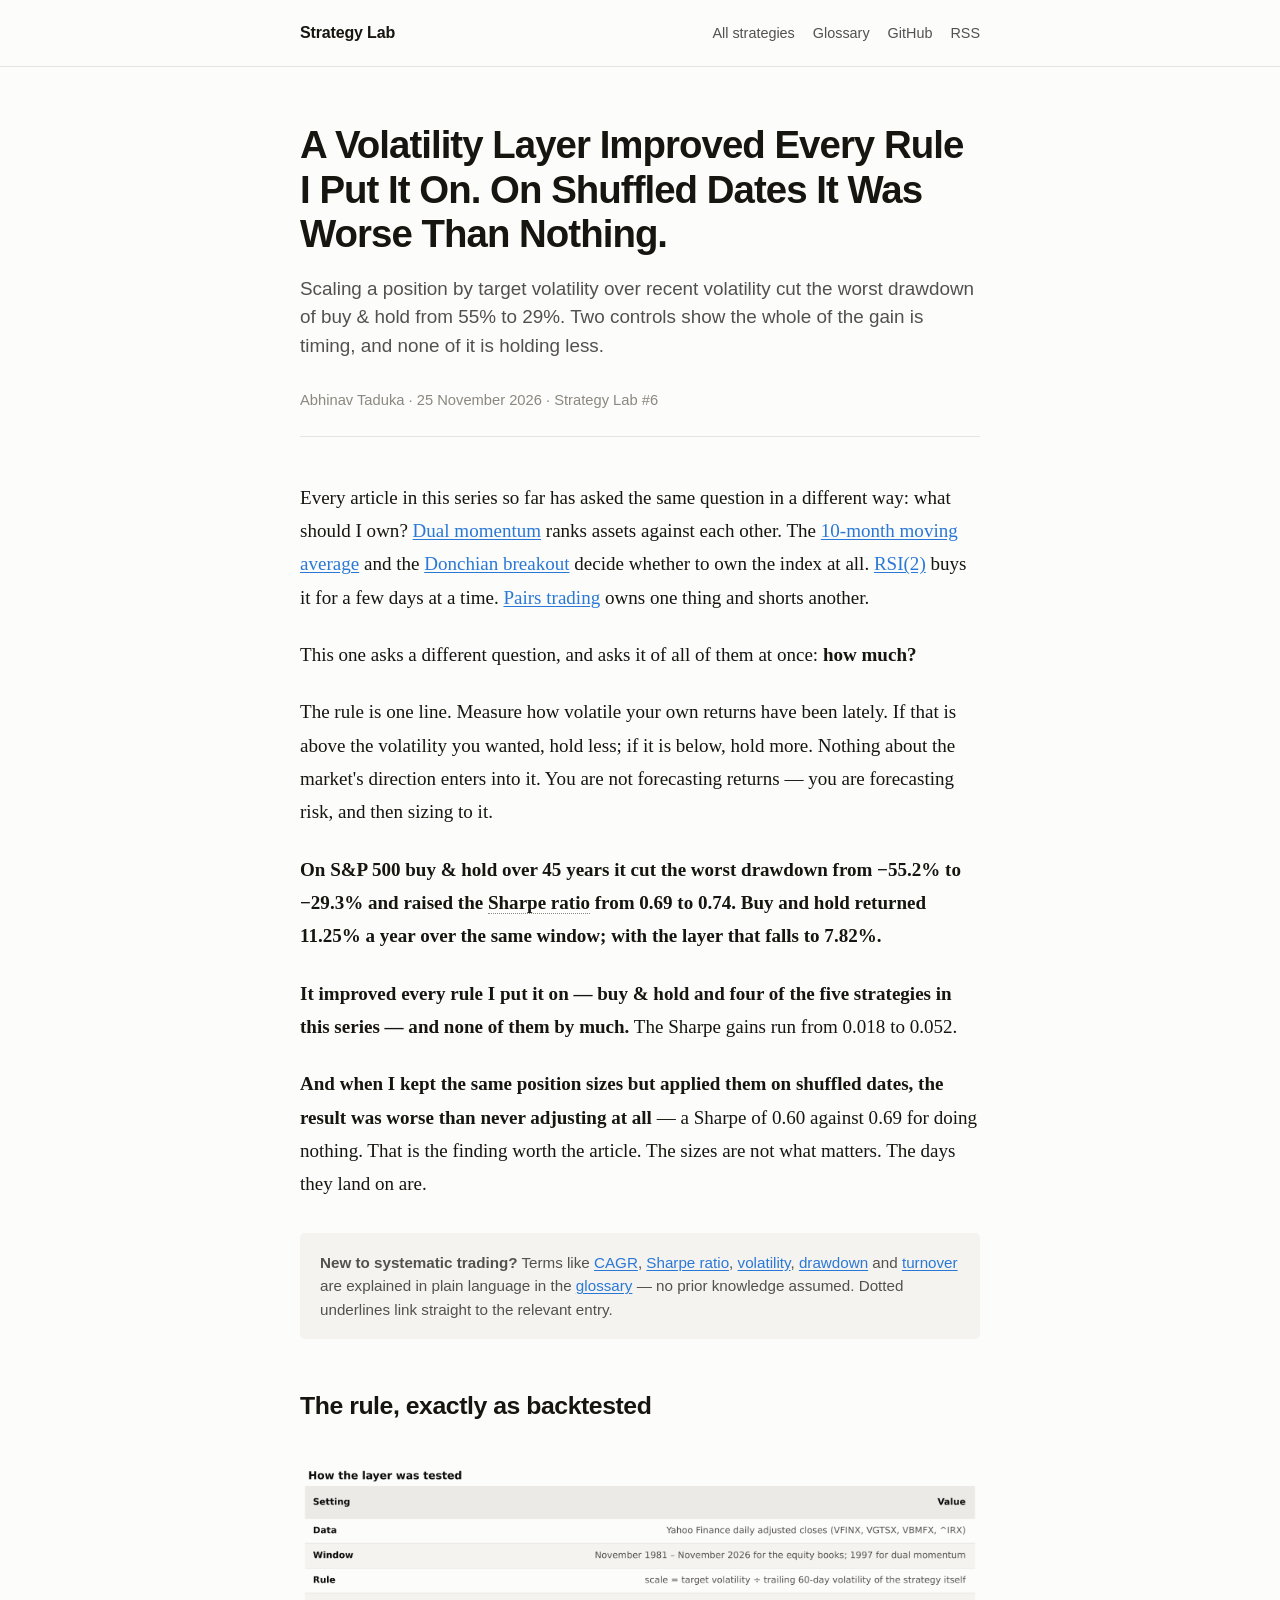
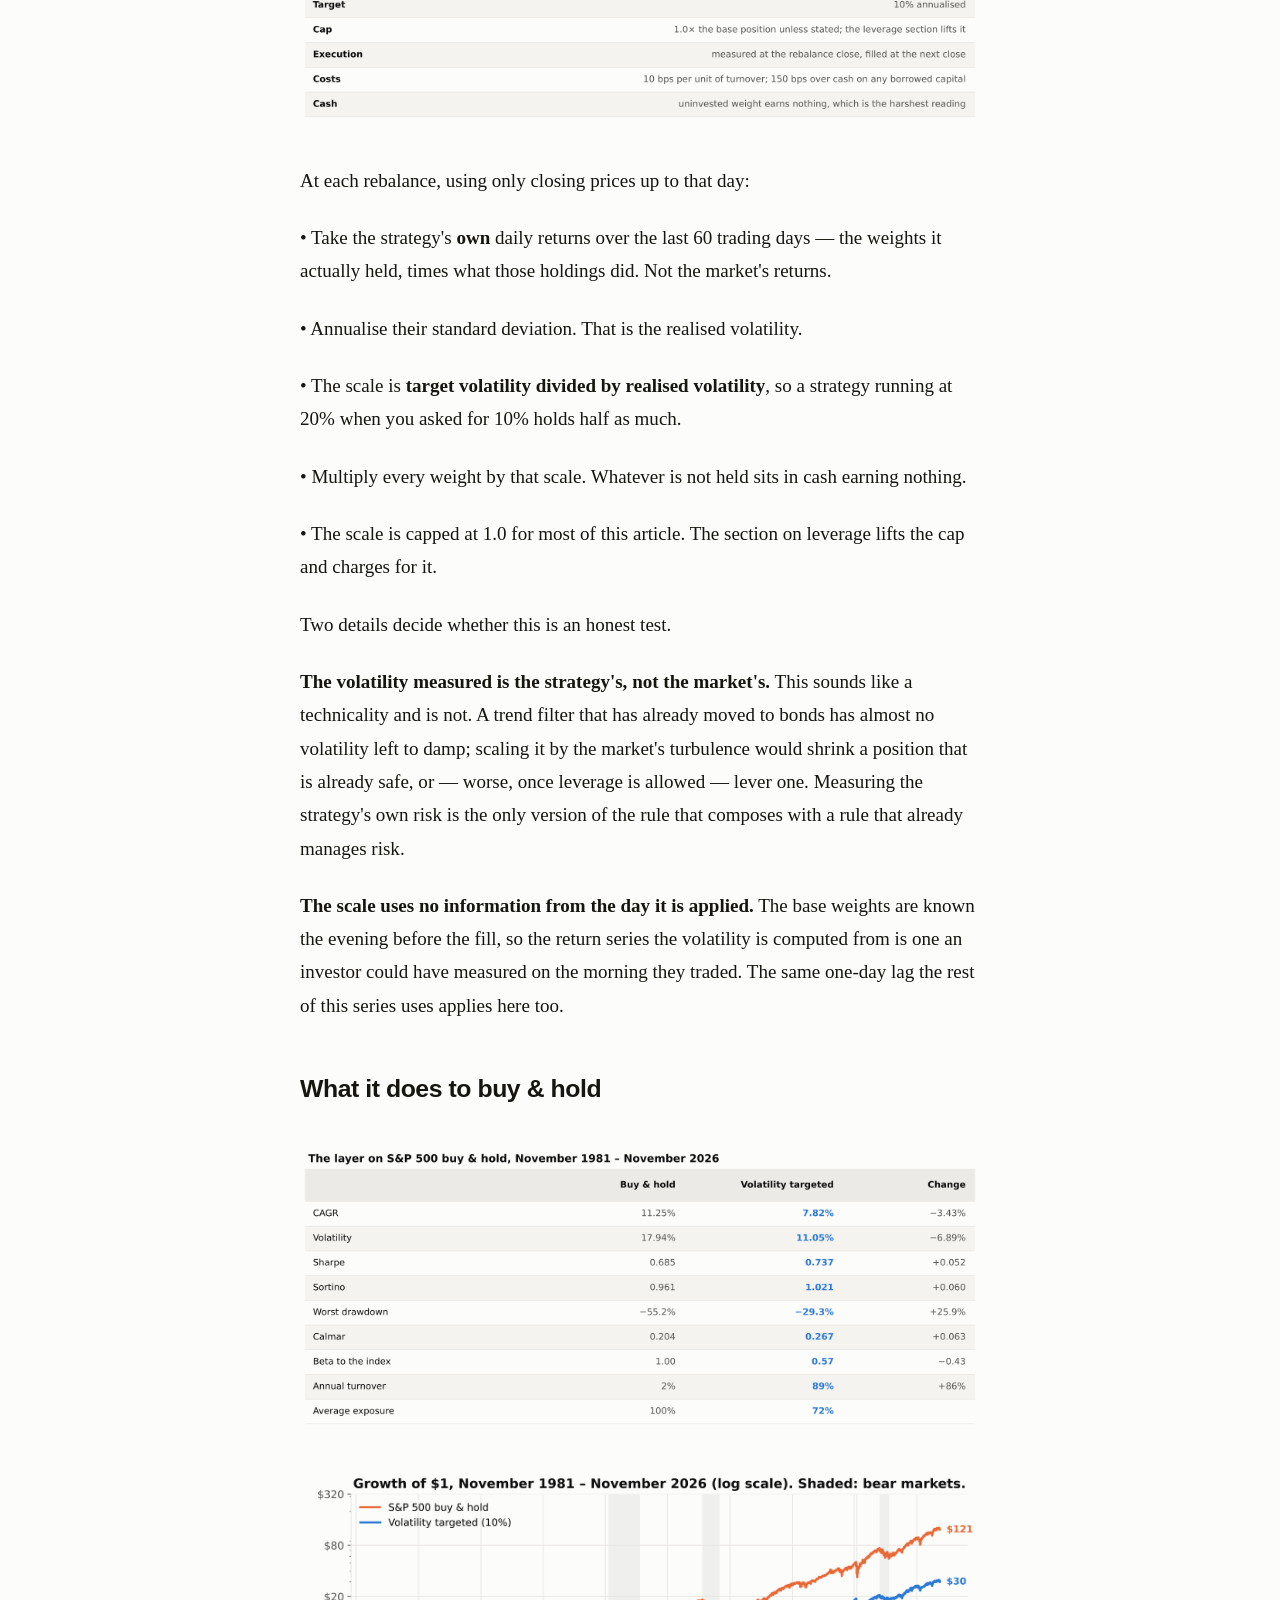
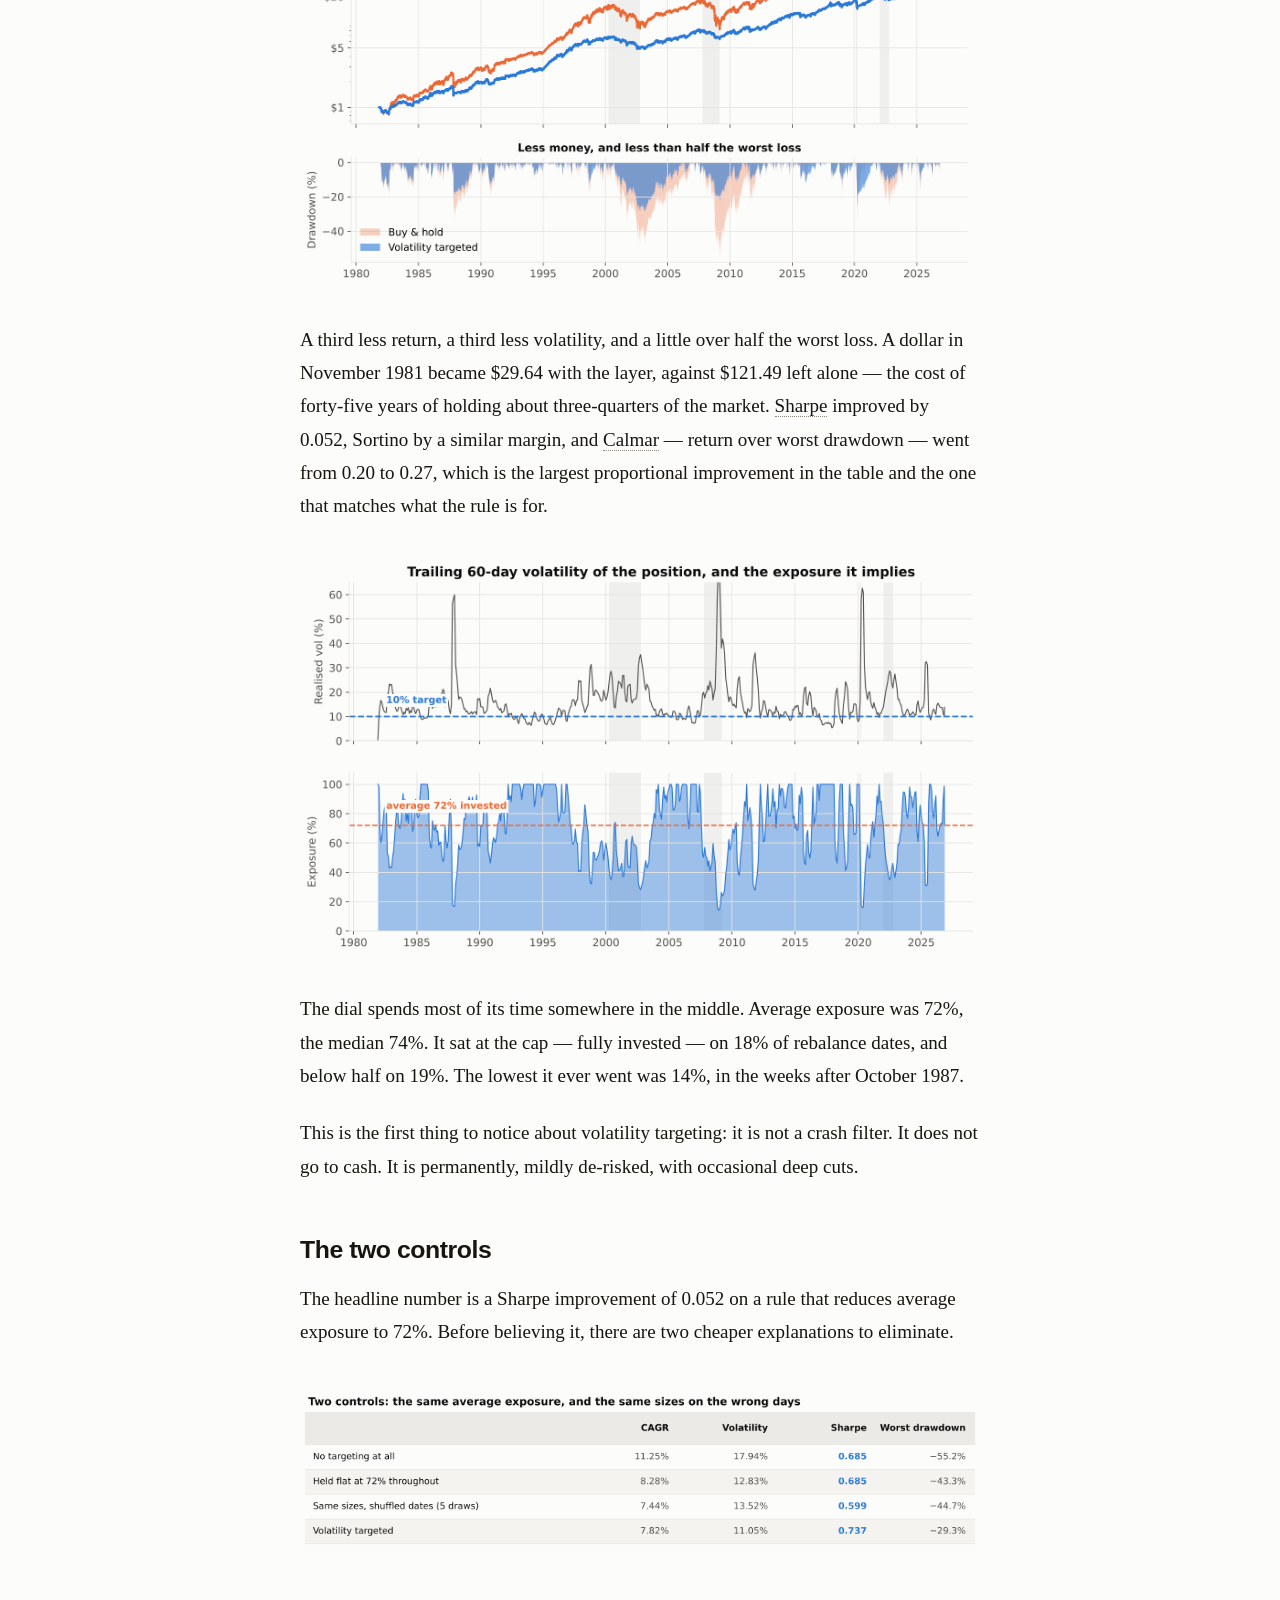
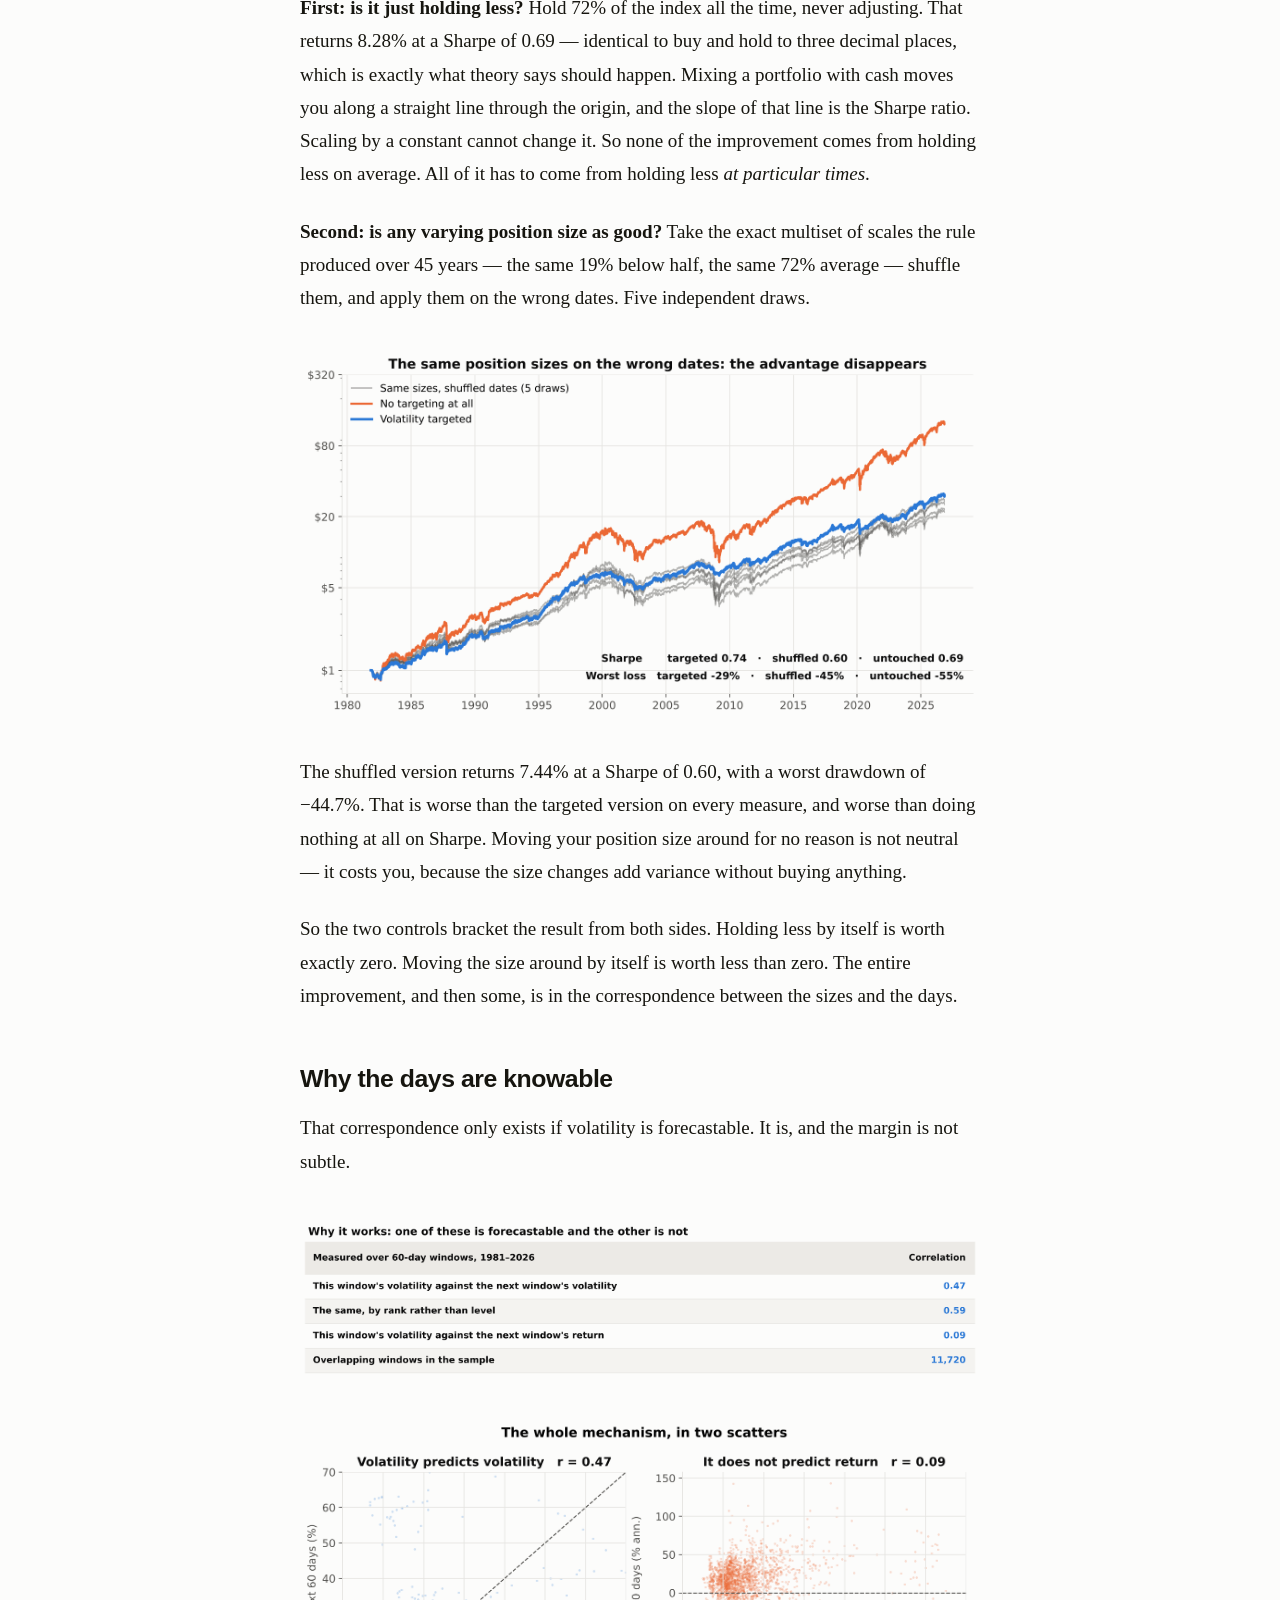
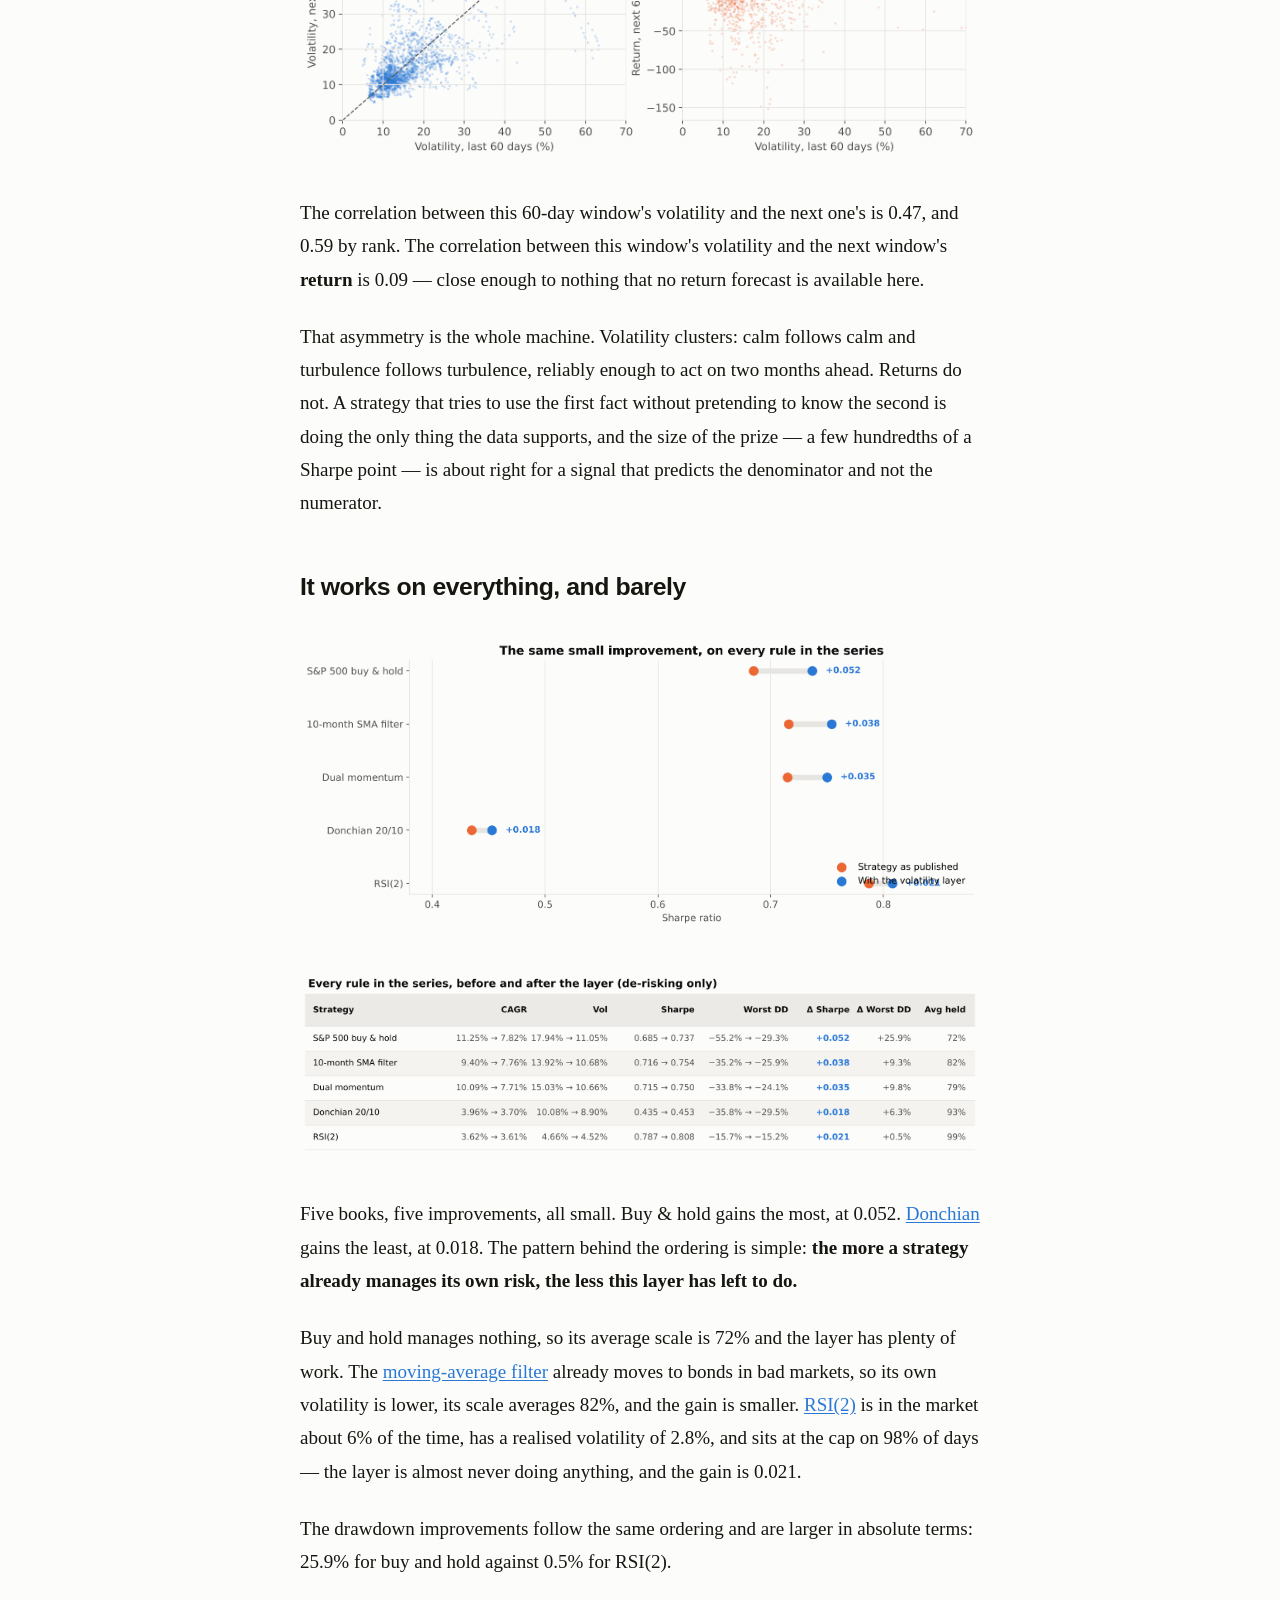
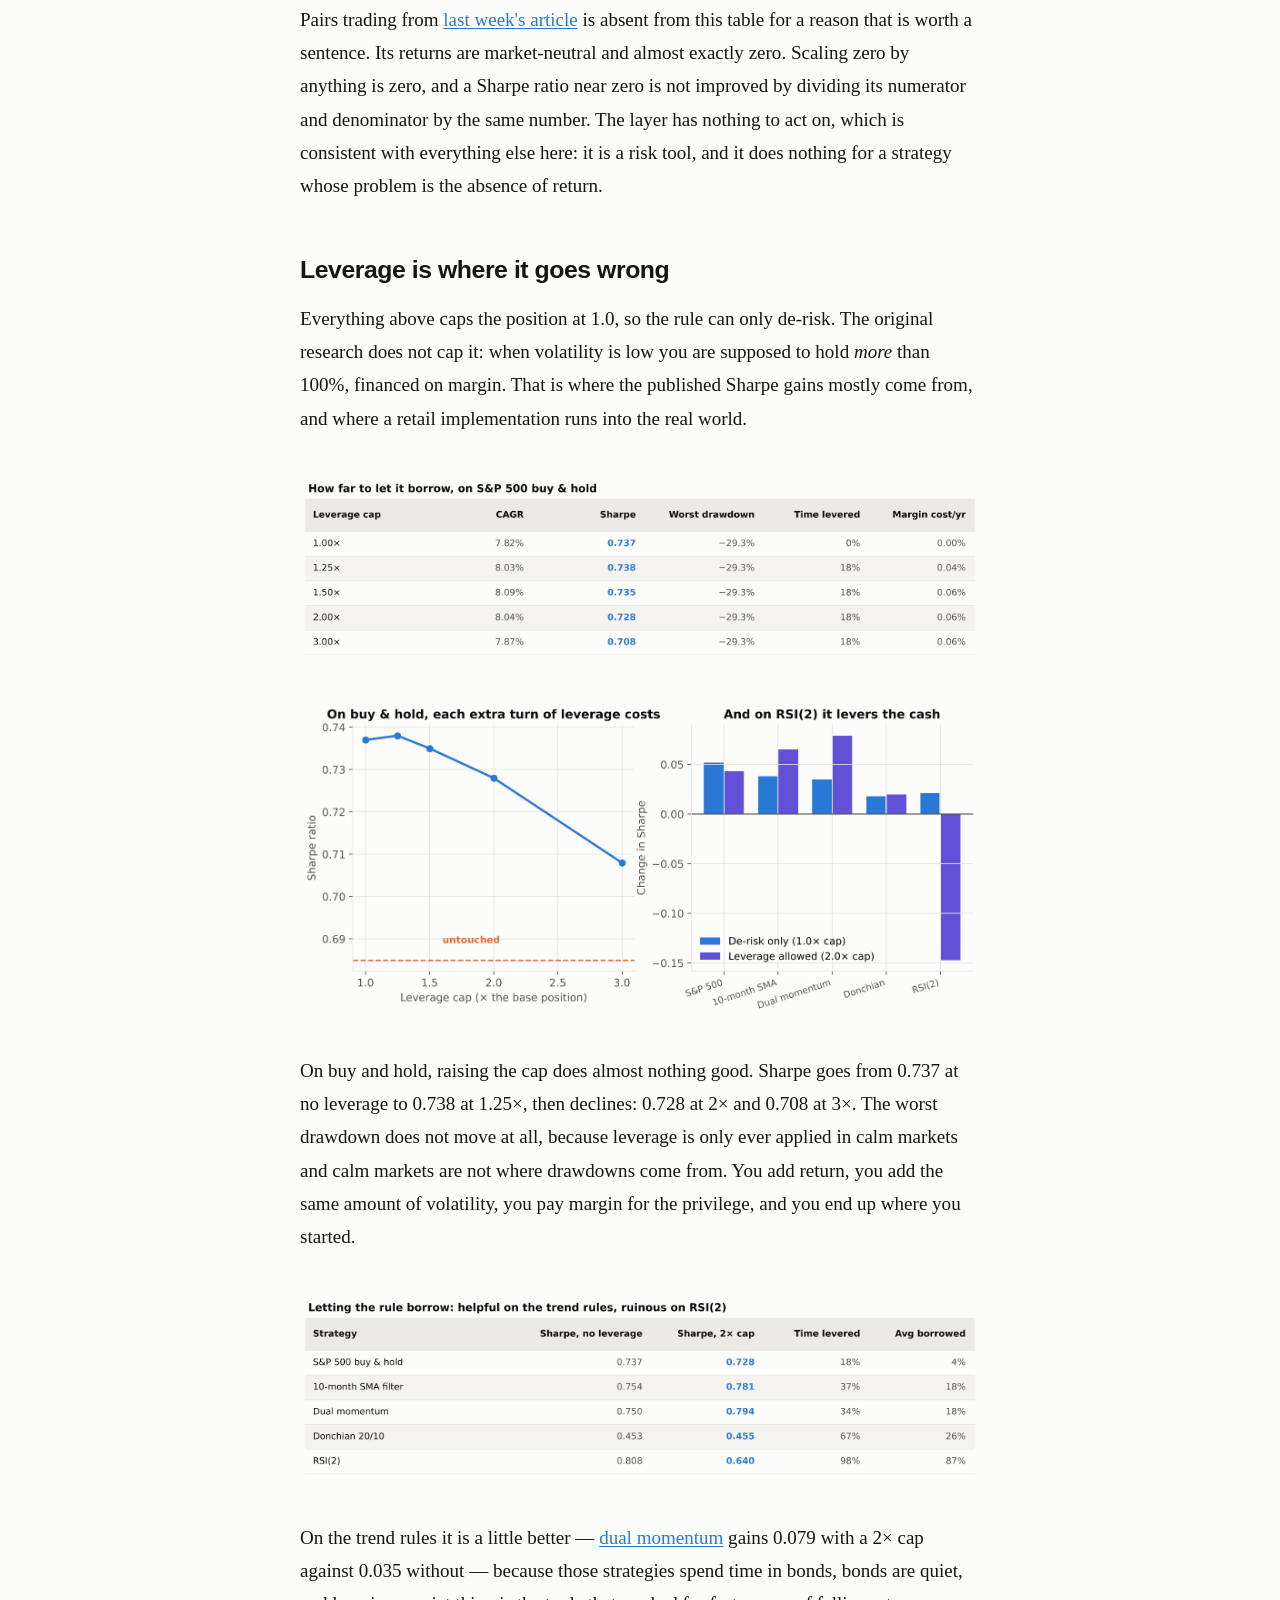
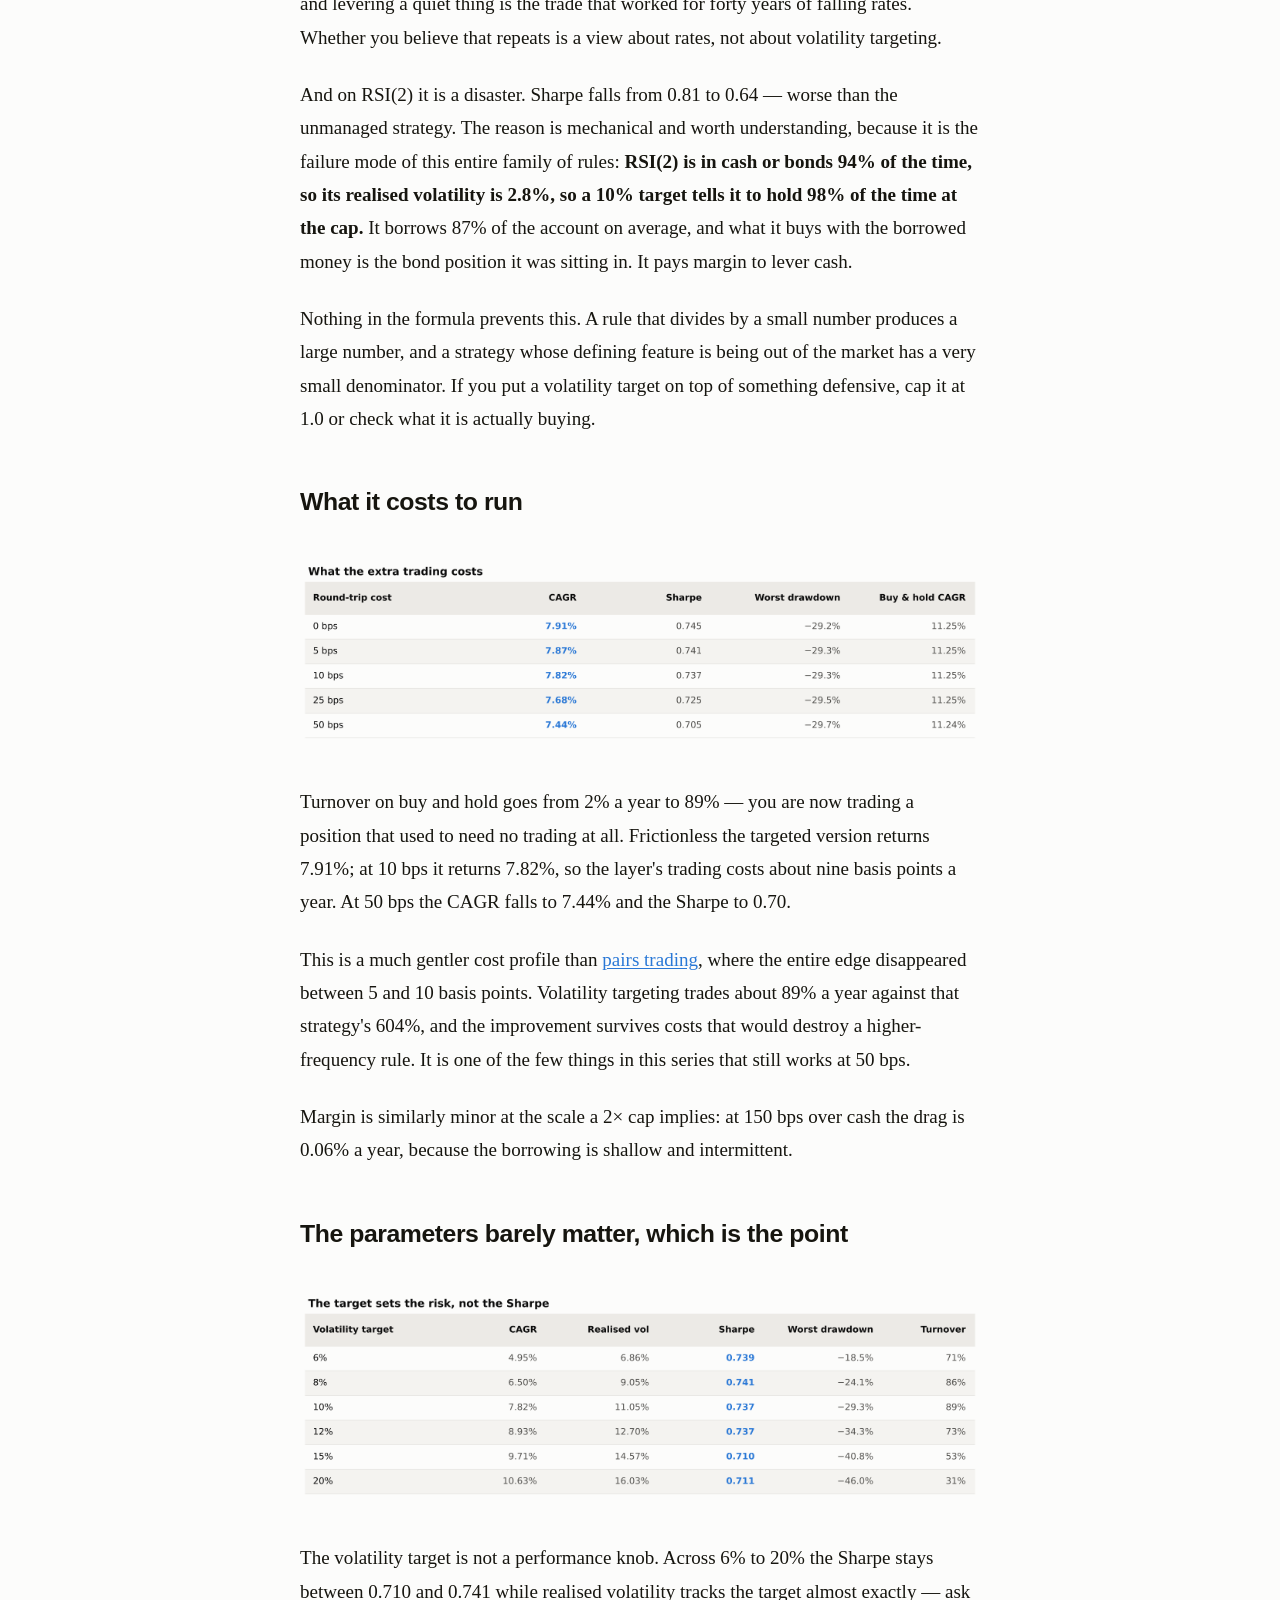
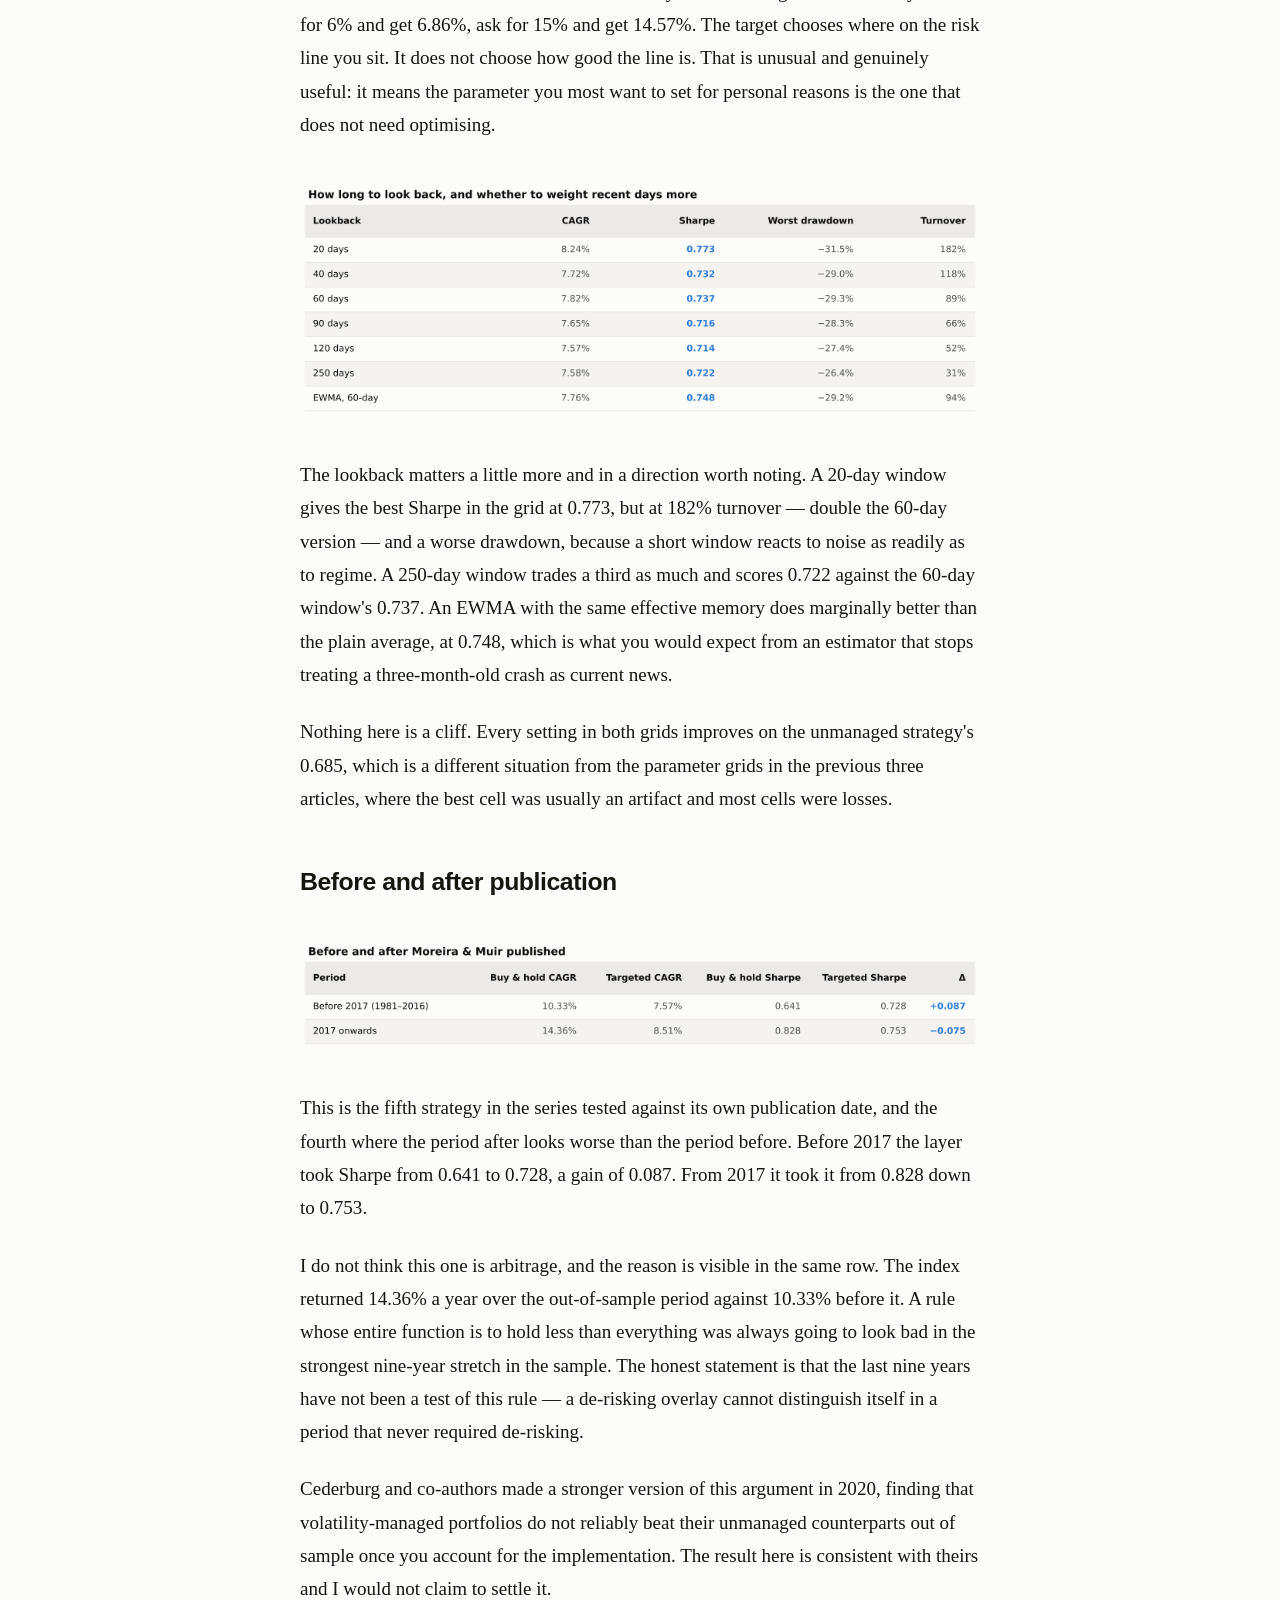
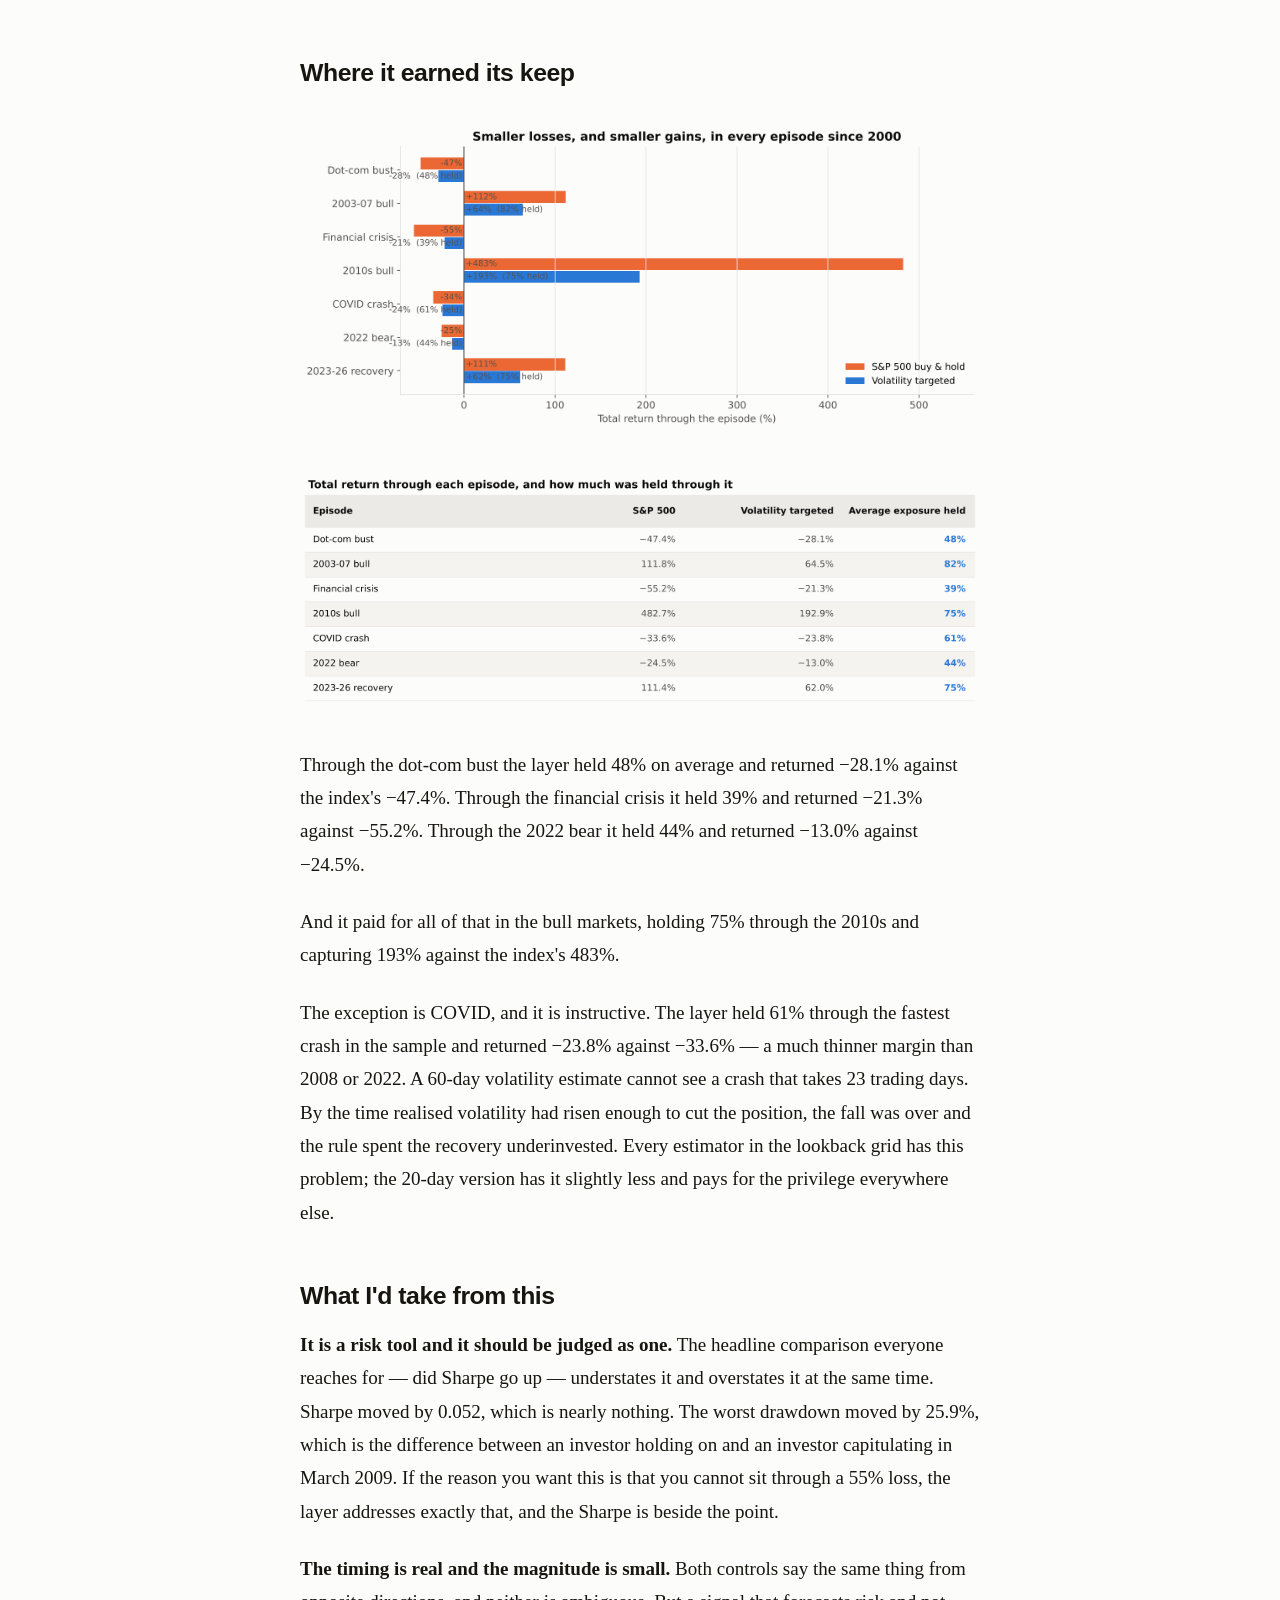
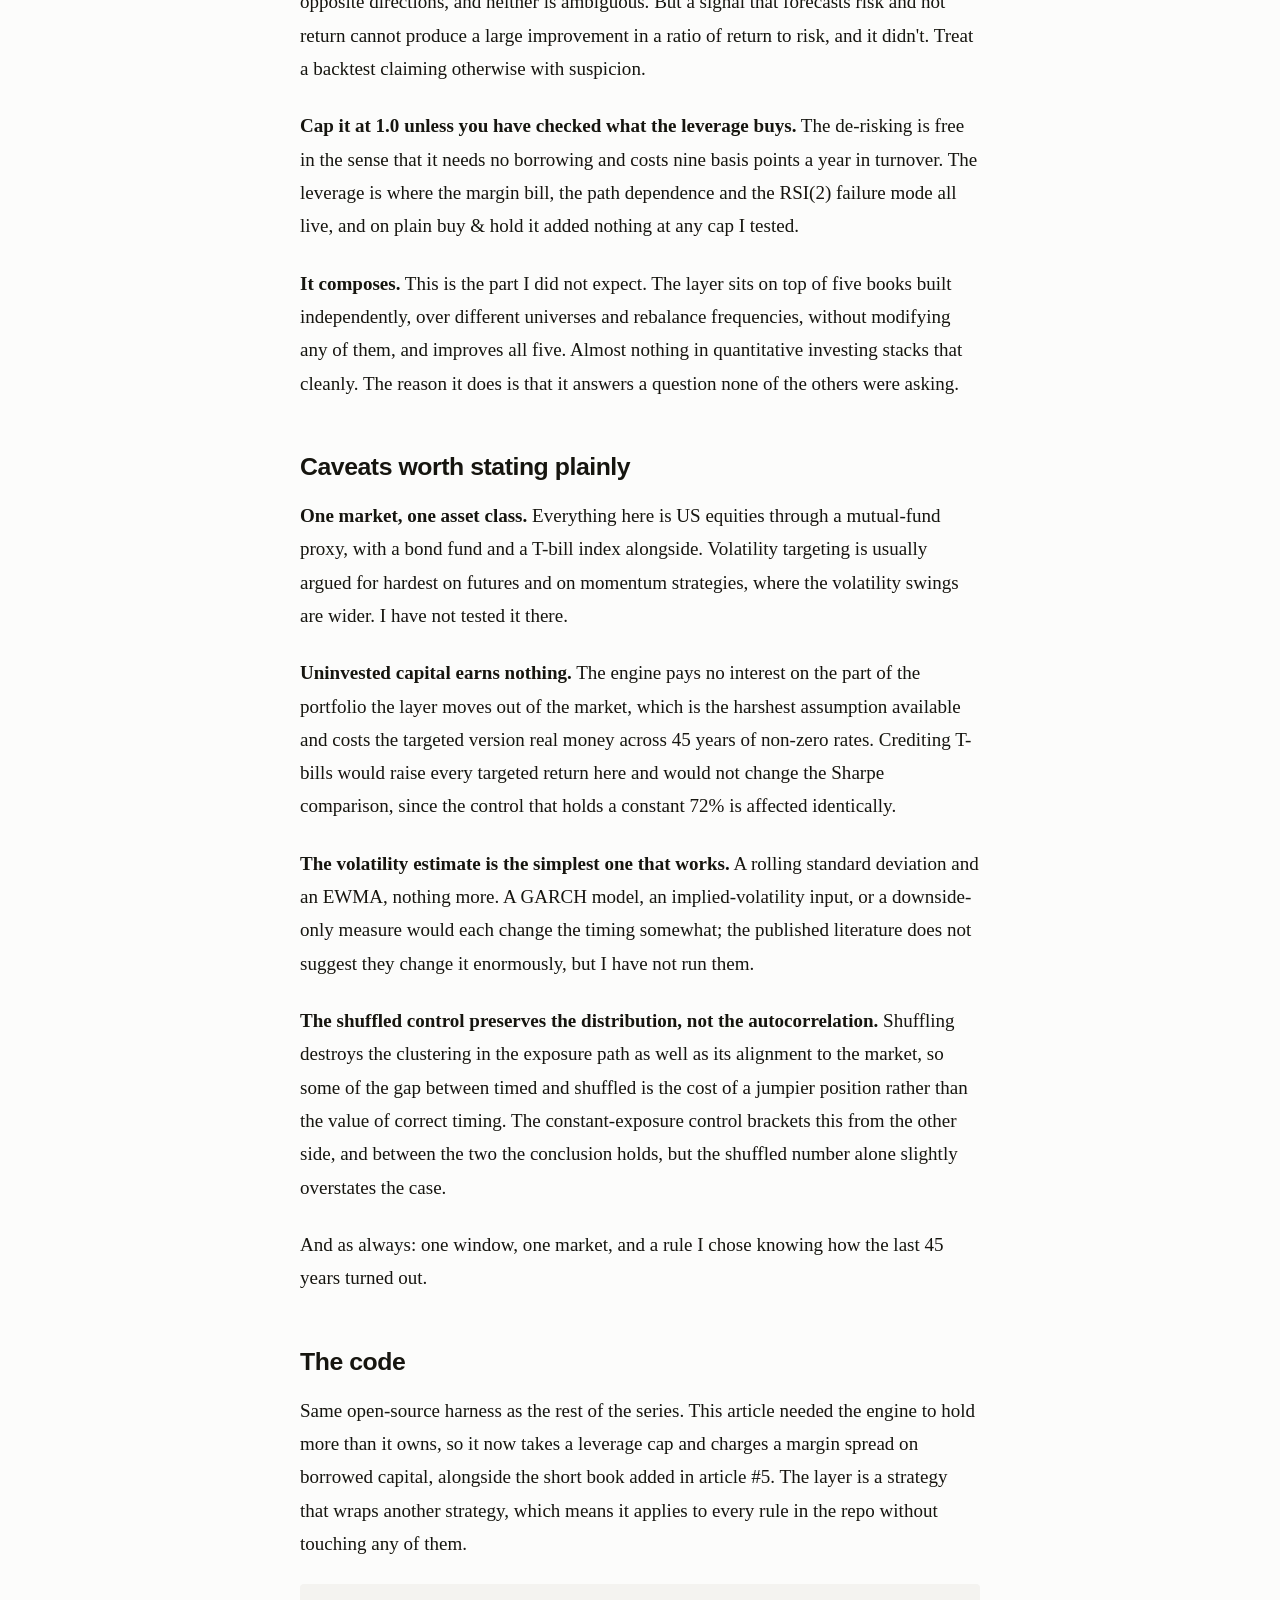
<file: volatility-targeting/medium.html>
<!doctype html>
<html lang="en">
<head>
<meta name="robots" content="noindex,nofollow">
<meta charset="utf-8">
<meta name="viewport" content="width=device-width, initial-scale=1">
<title>A Volatility Layer Improved Every Rule I Put It On. On Shuffled Dates It Was Worse Than Nothing.</title>
<meta name="description" content="Volatility targeting backtested as a layer over buy and hold and four strategies from the Strategy Lab series, 1981-2026: the worst drawdown of buy and hold falls from 55% to 29%, Sharpe rises on all five books, and two controls show the gain comes entirely from the timing.">
<meta name="author" content="Abhinav Taduka">
<link rel="canonical" href="https://algostrategylab.github.io/volatility-targeting/">
<meta property="og:type" content="article">
<meta property="og:title" content="A Volatility Layer Improved Every Rule I Put It On. On Shuffled Dates It Was Worse Than Nothing.">
<meta property="og:description" content="Volatility targeting backtested as a layer over buy and hold and four strategies from the Strategy Lab series, 1981-2026: the worst drawdown of buy and hold falls from 55% to 29%, Sharpe rises on all five books, and two controls show the gain comes entirely from the timing.">
<meta property="og:image" content="https://algostrategylab.github.io/assets/charts/vt_c3_shuffled.png">
<meta property="og:url" content="https://algostrategylab.github.io/volatility-targeting/">
<meta name="twitter:card" content="summary_large_image">
<link rel="alternate" type="application/rss+xml" title="Strategy Lab" href="https://algostrategylab.github.io/feed.xml">
<link rel="stylesheet" href="../style.css">
</head>
<body>
<header class="site"><div class="wrap">
  <a class="brand" href="../">Strategy Lab</a>
  <nav><a href="../">All strategies</a><a href="../glossary/">Glossary</a><a href="https://github.com/AlgoStrategyLab/strategy-lab">GitHub</a><a href="../feed.xml">RSS</a></nav>
</div></header>

<div class="wrap">
<article>
<h1>A Volatility Layer Improved Every Rule I Put It On. On Shuffled Dates It Was Worse Than Nothing.</h1>
<p class="deck">Scaling a position by target volatility over recent volatility cut the worst drawdown of buy &amp; hold from 55% to 29%. Two controls show the whole of the gain is timing, and none of it is holding less.</p>
<p class="byline">Abhinav Taduka &middot; 25 November 2026 &middot; Strategy Lab #6</p>
<p>Every article in this series so far has asked the same question in a different way: what should I own? <a href="../dual-momentum/">Dual momentum</a> ranks assets against each other. The <a href="../sma-trend-filter/">10-month moving average</a> and the <a href="../donchian-breakout/">Donchian breakout</a> decide whether to own the index at all. <a href="../rsi2-mean-reversion/">RSI(2)</a> buys it for a few days at a time. <a href="../pairs-trading/">Pairs trading</a> owns one thing and shorts another.</p>
<p>This one asks a different question, and asks it of all of them at once: <strong>how much?</strong></p>
<p>The rule is one line. Measure how volatile your own returns have been lately. If that is above the volatility you wanted, hold less; if it is below, hold more. Nothing about the market's direction enters into it. You are not forecasting returns — you are forecasting risk, and then sizing to it.</p>
<p><strong>On S&amp;P 500 buy &amp; hold over 45 years it cut the worst drawdown from −55.2% to −29.3% and raised the <a class="gl" href="../glossary/#sharpe">Sharpe ratio</a> from 0.69 to 0.74. Buy and hold returned 11.25% a year over the same window; with the layer that falls to 7.82%.</strong></p>
<p><strong>It improved every rule I put it on — buy &amp; hold and four of the five strategies in this series — and none of them by much.</strong> The Sharpe gains run from 0.018 to 0.052.</p>
<p><strong>And when I kept the same position sizes but applied them on shuffled dates, the result was worse than never adjusting at all</strong> — a Sharpe of 0.60 against 0.69 for doing nothing. That is the finding worth the article. The sizes are not what matters. The days they land on are.</p>
<p class="note"><strong>New to systematic trading?</strong> Terms like <a href="../glossary/#cagr">CAGR</a>, <a href="../glossary/#sharpe">Sharpe ratio</a>, <a href="../glossary/#volatility">volatility</a>, <a href="../glossary/#drawdown">drawdown</a> and <a href="../glossary/#turnover">turnover</a> are explained in plain language in the <a href="../glossary/">glossary</a> — no prior knowledge assumed. Dotted underlines link straight to the relevant entry.</p>
<h2>The rule, exactly as backtested</h2>
<figure><img src="../assets/tables/vt_t_setup.png" alt="How the layer was tested"></figure>

<p>At each rebalance, using only closing prices up to that day:</p>
<p>• Take the strategy's <strong>own</strong> daily returns over the last 60 trading days — the weights it actually held, times what those holdings did. Not the market's returns.</p>
<p>• Annualise their standard deviation. That is the realised volatility.</p>
<p>• The scale is <strong>target volatility divided by realised volatility</strong>, so a strategy running at 20% when you asked for 10% holds half as much.</p>
<p>• Multiply every weight by that scale. Whatever is not held sits in cash earning nothing.</p>
<p>• The scale is capped at 1.0 for most of this article. The section on leverage lifts the cap and charges for it.</p>
<p>Two details decide whether this is an honest test.</p>
<p><strong>The volatility measured is the strategy's, not the market's.</strong> This sounds like a technicality and is not. A trend filter that has already moved to bonds has almost no volatility left to damp; scaling it by the market's turbulence would shrink a position that is already safe, or — worse, once leverage is allowed — lever one. Measuring the strategy's own risk is the only version of the rule that composes with a rule that already manages risk.</p>
<p><strong>The scale uses no information from the day it is applied.</strong> The base weights are known the evening before the fill, so the return series the volatility is computed from is one an investor could have measured on the morning they traded. The same one-day lag the rest of this series uses applies here too.</p>
<h2>What it does to buy &amp; hold</h2>
<figure><img src="../assets/tables/vt_t_headline.png" alt="The layer on S&amp;P 500 buy &amp; hold, November 1981 – November 2026"></figure>

<figure><img src="../assets/charts/vt_c1_equity.png" alt="Forty-five years of compounding, log scale, with drawdowns underneath."></figure>

<p>A third less return, a third less volatility, and a little over half the worst loss. A dollar in November 1981 became $29.64 with the layer, against $121.49 left alone — the cost of forty-five years of holding about three-quarters of the market. <a class="gl" href="../glossary/#sharpe">Sharpe</a> improved by 0.052, Sortino by a similar margin, and <a class="gl" href="../glossary/#calmar">Calmar</a> — return over worst drawdown — went from 0.20 to 0.27, which is the largest proportional improvement in the table and the one that matches what the rule is for.</p>
<figure><img src="../assets/charts/vt_c2_scale.png" alt="The volatility being measured, and the exposure it implies, 1981–2026."></figure>

<p>The dial spends most of its time somewhere in the middle. Average exposure was 72%, the median 74%. It sat at the cap — fully invested — on 18% of rebalance dates, and below half on 19%. The lowest it ever went was 14%, in the weeks after October 1987.</p>
<p>This is the first thing to notice about volatility targeting: it is not a crash filter. It does not go to cash. It is permanently, mildly de-risked, with occasional deep cuts.</p>
<h2>The two controls</h2>
<p>The headline number is a Sharpe improvement of 0.052 on a rule that reduces average exposure to 72%. Before believing it, there are two cheaper explanations to eliminate.</p>
<figure><img src="../assets/tables/vt_t_controls.png" alt="Two controls: the same average exposure, and the same sizes on the wrong days"></figure>

<p><strong>First: is it just holding less?</strong> Hold 72% of the index all the time, never adjusting. That returns 8.28% at a Sharpe of 0.69 — identical to buy and hold to three decimal places, which is exactly what theory says should happen. Mixing a portfolio with cash moves you along a straight line through the origin, and the slope of that line is the Sharpe ratio. Scaling by a constant cannot change it. So none of the improvement comes from holding less on average. All of it has to come from holding less <em>at particular times</em>.</p>
<p><strong>Second: is any varying position size as good?</strong> Take the exact multiset of scales the rule produced over 45 years — the same 19% below half, the same 72% average — shuffle them, and apply them on the wrong dates. Five independent draws.</p>
<figure><img src="../assets/charts/vt_c3_shuffled.png" alt="Timed against five shuffled draws and against leaving the position alone."></figure>

<p>The shuffled version returns 7.44% at a Sharpe of 0.60, with a worst drawdown of −44.7%. That is worse than the targeted version on every measure, and worse than doing nothing at all on Sharpe. Moving your position size around for no reason is not neutral — it costs you, because the size changes add variance without buying anything.</p>
<p>So the two controls bracket the result from both sides. Holding less by itself is worth exactly zero. Moving the size around by itself is worth less than zero. The entire improvement, and then some, is in the correspondence between the sizes and the days.</p>
<h2>Why the days are knowable</h2>
<p>That correspondence only exists if volatility is forecastable. It is, and the margin is not subtle.</p>
<figure><img src="../assets/tables/vt_t_persistence.png" alt="Why it works: one of these is forecastable and the other is not"></figure>

<figure><img src="../assets/charts/vt_c5_persistence.png" alt="Sixty-day windows, 1981–2026."></figure>

<p>The correlation between this 60-day window's volatility and the next one's is 0.47, and 0.59 by rank. The correlation between this window's volatility and the next window's <strong>return</strong> is 0.09 — close enough to nothing that no return forecast is available here.</p>
<p>That asymmetry is the whole machine. Volatility clusters: calm follows calm and turbulence follows turbulence, reliably enough to act on two months ahead. Returns do not. A strategy that tries to use the first fact without pretending to know the second is doing the only thing the data supports, and the size of the prize — a few hundredths of a Sharpe point — is about right for a signal that predicts the denominator and not the numerator.</p>
<h2>It works on everything, and barely</h2>
<figure><img src="../assets/charts/vt_c4_layer.png" alt="Every strategy in the series, before and after the layer."></figure>

<figure><img src="../assets/tables/vt_t_layer.png" alt="Every rule in the series, before and after the layer (de-risking only)"></figure>

<p>Five books, five improvements, all small. Buy &amp; hold gains the most, at 0.052. <a href="../donchian-breakout/">Donchian</a> gains the least, at 0.018. The pattern behind the ordering is simple: <strong>the more a strategy already manages its own risk, the less this layer has left to do.</strong></p>
<p>Buy and hold manages nothing, so its average scale is 72% and the layer has plenty of work. The <a href="../sma-trend-filter/">moving-average filter</a> already moves to bonds in bad markets, so its own volatility is lower, its scale averages 82%, and the gain is smaller. <a href="../rsi2-mean-reversion/">RSI(2)</a> is in the market about 6% of the time, has a realised volatility of 2.8%, and sits at the cap on 98% of days — the layer is almost never doing anything, and the gain is 0.021.</p>
<p>The drawdown improvements follow the same ordering and are larger in absolute terms: 25.9% for buy and hold against 0.5% for RSI(2).</p>
<p>Pairs trading from <a href="../pairs-trading/">last week's article</a> is absent from this table for a reason that is worth a sentence. Its returns are market-neutral and almost exactly zero. Scaling zero by anything is zero, and a Sharpe ratio near zero is not improved by dividing its numerator and denominator by the same number. The layer has nothing to act on, which is consistent with everything else here: it is a risk tool, and it does nothing for a strategy whose problem is the absence of return.</p>
<h2>Leverage is where it goes wrong</h2>
<p>Everything above caps the position at 1.0, so the rule can only de-risk. The original research does not cap it: when volatility is low you are supposed to hold <em>more</em> than 100%, financed on margin. That is where the published Sharpe gains mostly come from, and where a retail implementation runs into the real world.</p>
<figure><img src="../assets/tables/vt_t_cap.png" alt="How far to let it borrow, on S&amp;P 500 buy &amp; hold"></figure>

<figure><img src="../assets/charts/vt_c6_leverage.png" alt="What raising the cap does, and what it does to RSI(2)."></figure>

<p>On buy and hold, raising the cap does almost nothing good. Sharpe goes from 0.737 at no leverage to 0.738 at 1.25×, then declines: 0.728 at 2× and 0.708 at 3×. The worst drawdown does not move at all, because leverage is only ever applied in calm markets and calm markets are not where drawdowns come from. You add return, you add the same amount of volatility, you pay margin for the privilege, and you end up where you started.</p>
<figure><img src="../assets/tables/vt_t_leverage.png" alt="Letting the rule borrow: helpful on the trend rules, ruinous on RSI(2)"></figure>

<p>On the trend rules it is a little better — <a href="../dual-momentum/">dual momentum</a> gains 0.079 with a 2× cap against 0.035 without — because those strategies spend time in bonds, bonds are quiet, and levering a quiet thing is the trade that worked for forty years of falling rates. Whether you believe that repeats is a view about rates, not about volatility targeting.</p>
<p>And on RSI(2) it is a disaster. Sharpe falls from 0.81 to 0.64 — worse than the unmanaged strategy. The reason is mechanical and worth understanding, because it is the failure mode of this entire family of rules: <strong>RSI(2) is in cash or bonds 94% of the time, so its realised volatility is 2.8%, so a 10% target tells it to hold 98% of the time at the cap.</strong> It borrows 87% of the account on average, and what it buys with the borrowed money is the bond position it was sitting in. It pays margin to lever cash.</p>
<p>Nothing in the formula prevents this. A rule that divides by a small number produces a large number, and a strategy whose defining feature is being out of the market has a very small denominator. If you put a volatility target on top of something defensive, cap it at 1.0 or check what it is actually buying.</p>
<h2>What it costs to run</h2>
<figure><img src="../assets/tables/vt_t_costs.png" alt="What the extra trading costs"></figure>

<p>Turnover on buy and hold goes from 2% a year to 89% — you are now trading a position that used to need no trading at all. Frictionless the targeted version returns 7.91%; at 10 bps it returns 7.82%, so the layer's trading costs about nine basis points a year. At 50 bps the CAGR falls to 7.44% and the Sharpe to 0.70.</p>
<p>This is a much gentler cost profile than <a href="../pairs-trading/">pairs trading</a>, where the entire edge disappeared between 5 and 10 basis points. Volatility targeting trades about 89% a year against that strategy's 604%, and the improvement survives costs that would destroy a higher-frequency rule. It is one of the few things in this series that still works at 50 bps.</p>
<p>Margin is similarly minor at the scale a 2× cap implies: at 150 bps over cash the drag is 0.06% a year, because the borrowing is shallow and intermittent.</p>
<h2>The parameters barely matter, which is the point</h2>
<figure><img src="../assets/tables/vt_t_target.png" alt="The target sets the risk, not the Sharpe"></figure>

<p>The volatility target is not a performance knob. Across 6% to 20% the Sharpe stays between 0.710 and 0.741 while realised volatility tracks the target almost exactly — ask for 6% and get 6.86%, ask for 15% and get 14.57%. The target chooses where on the risk line you sit. It does not choose how good the line is. That is unusual and genuinely useful: it means the parameter you most want to set for personal reasons is the one that does not need optimising.</p>
<figure><img src="../assets/tables/vt_t_lookback.png" alt="How long to look back, and whether to weight recent days more"></figure>

<p>The lookback matters a little more and in a direction worth noting. A 20-day window gives the best Sharpe in the grid at 0.773, but at 182% turnover — double the 60-day version — and a worse drawdown, because a short window reacts to noise as readily as to regime. A 250-day window trades a third as much and scores 0.722 against the 60-day window's 0.737. An EWMA with the same effective memory does marginally better than the plain average, at 0.748, which is what you would expect from an estimator that stops treating a three-month-old crash as current news.</p>
<p>Nothing here is a cliff. Every setting in both grids improves on the unmanaged strategy's 0.685, which is a different situation from the parameter grids in the previous three articles, where the best cell was usually an artifact and most cells were losses.</p>
<h2>Before and after publication</h2>
<figure><img src="../assets/tables/vt_t_inout.png" alt="Before and after Moreira &amp; Muir published"></figure>

<p>This is the fifth strategy in the series tested against its own publication date, and the fourth where the period after looks worse than the period before. Before 2017 the layer took Sharpe from 0.641 to 0.728, a gain of 0.087. From 2017 it took it from 0.828 down to 0.753.</p>
<p>I do not think this one is arbitrage, and the reason is visible in the same row. The index returned 14.36% a year over the out-of-sample period against 10.33% before it. A rule whose entire function is to hold less than everything was always going to look bad in the strongest nine-year stretch in the sample. The honest statement is that the last nine years have not been a test of this rule — a de-risking overlay cannot distinguish itself in a period that never required de-risking.</p>
<p>Cederburg and co-authors made a stronger version of this argument in 2020, finding that volatility-managed portfolios do not reliably beat their unmanaged counterparts out of sample once you account for the implementation. The result here is consistent with theirs and I would not claim to settle it.</p>
<h2>Where it earned its keep</h2>
<figure><img src="../assets/charts/vt_c7_episodes.png" alt="Every episode since 2000."></figure>

<figure><img src="../assets/tables/vt_t_episodes.png" alt="Total return through each episode, and how much was held through it"></figure>

<p>Through the dot-com bust the layer held 48% on average and returned −28.1% against the index's −47.4%. Through the financial crisis it held 39% and returned −21.3% against −55.2%. Through the 2022 bear it held 44% and returned −13.0% against −24.5%.</p>
<p>And it paid for all of that in the bull markets, holding 75% through the 2010s and capturing 193% against the index's 483%.</p>
<p>The exception is COVID, and it is instructive. The layer held 61% through the fastest crash in the sample and returned −23.8% against −33.6% — a much thinner margin than 2008 or 2022. A 60-day volatility estimate cannot see a crash that takes 23 trading days. By the time realised volatility had risen enough to cut the position, the fall was over and the rule spent the recovery underinvested. Every estimator in the lookback grid has this problem; the 20-day version has it slightly less and pays for the privilege everywhere else.</p>
<h2>What I'd take from this</h2>
<p><strong>It is a risk tool and it should be judged as one.</strong> The headline comparison everyone reaches for — did Sharpe go up — understates it and overstates it at the same time. Sharpe moved by 0.052, which is nearly nothing. The worst drawdown moved by 25.9%, which is the difference between an investor holding on and an investor capitulating in March 2009. If the reason you want this is that you cannot sit through a 55% loss, the layer addresses exactly that, and the Sharpe is beside the point.</p>
<p><strong>The timing is real and the magnitude is small.</strong> Both controls say the same thing from opposite directions, and neither is ambiguous. But a signal that forecasts risk and not return cannot produce a large improvement in a ratio of return to risk, and it didn't. Treat a backtest claiming otherwise with suspicion.</p>
<p><strong>Cap it at 1.0 unless you have checked what the leverage buys.</strong> The de-risking is free in the sense that it needs no borrowing and costs nine basis points a year in turnover. The leverage is where the margin bill, the path dependence and the RSI(2) failure mode all live, and on plain buy &amp; hold it added nothing at any cap I tested.</p>
<p><strong>It composes.</strong> This is the part I did not expect. The layer sits on top of five books built independently, over different universes and rebalance frequencies, without modifying any of them, and improves all five. Almost nothing in quantitative investing stacks that cleanly. The reason it does is that it answers a question none of the others were asking.</p>
<h2>Caveats worth stating plainly</h2>
<p><strong>One market, one asset class.</strong> Everything here is US equities through a mutual-fund proxy, with a bond fund and a T-bill index alongside. Volatility targeting is usually argued for hardest on futures and on momentum strategies, where the volatility swings are wider. I have not tested it there.</p>
<p><strong>Uninvested capital earns nothing.</strong> The engine pays no interest on the part of the portfolio the layer moves out of the market, which is the harshest assumption available and costs the targeted version real money across 45 years of non-zero rates. Crediting T-bills would raise every targeted return here and would not change the Sharpe comparison, since the control that holds a constant 72% is affected identically.</p>
<p><strong>The volatility estimate is the simplest one that works.</strong> A rolling standard deviation and an EWMA, nothing more. A GARCH model, an implied-volatility input, or a downside-only measure would each change the timing somewhat; the published literature does not suggest they change it enormously, but I have not run them.</p>
<p><strong>The shuffled control preserves the distribution, not the autocorrelation.</strong> Shuffling destroys the clustering in the exposure path as well as its alignment to the market, so some of the gap between timed and shuffled is the cost of a jumpier position rather than the value of correct timing. The constant-exposure control brackets this from the other side, and between the two the conclusion holds, but the shuffled number alone slightly overstates the case.</p>
<p>And as always: one window, one market, and a rule I chose knowing how the last 45 years turned out.</p>
<h2>The code</h2>
<p>Same open-source harness as the rest of the series. This article needed the engine to hold more than it owns, so it now takes a leverage cap and charges a margin spread on borrowed capital, alongside the short book added in article #5. The layer is a strategy that wraps another strategy, which means it applies to every rule in the repo without touching any of them.</p>
<pre><code>pip install -r requirements.txt
python strategies/volatility-targeting/run.py
python strategies/volatility-targeting/make_charts.py</code></pre>
<p><strong>Code:</strong> <a href="https://github.com/AlgoStrategyLab/strategy-lab/tree/main/strategies/volatility-targeting">strategy-lab/strategies/volatility-targeting</a> &mdash; this strategy, with every output file committed. <strong>Engine:</strong> <a href="https://github.com/AlgoStrategyLab/strategy-lab">AlgoStrategyLab/strategy-lab</a> &mdash; the shared harness, MIT licensed.</p>
<p><strong>Next up:</strong> risk parity — splitting money between assets by how much each one moves, rather than by a rule about which one to own.</p>
<hr>
<p class="note"><strong>References.</strong> Moreira, A. &amp; Muir, T. (2017), "Volatility-Managed Portfolios", <em>Journal of Finance</em> 72(4) — the paper this tests. Harvey, C. et al. (2018), "The Impact of Volatility Targeting", <em>Journal of Portfolio Management</em> 45(1). Cederburg, S. et al. (2020), "On the Performance of Volatility-Managed Portfolios", <em>Journal of Financial Economics</em> 138(1) — the main out-of-sample challenge to Moreira and Muir. Barroso, P. &amp; Santa-Clara, P. (2015), "Momentum Has Its Moments". Data: Yahoo Finance adjusted closes, retrieved 25 November 2026.</p>
<p class="note">This is research and education, not investment advice. Backtests benefit from hindsight in instrument choice and start date, and past performance does not predict future results.</p>
</article>
</div>

<footer class="site"><div class="wrap">
Strategy Lab &middot; <a href="https://github.com/AlgoStrategyLab/strategy-lab">github.com/AlgoStrategyLab</a> &middot; <a href="../feed.xml">RSS</a>
</div></footer>
</body>
</html>
</file>
<file: style.8ef6aeec.css>
:root{
  --bg:#fcfcfb; --surface:#f4f3f0; --text:#16150f; --muted:#52514e; --faint:#8a8880;
  --accent:#2a78d6; --rule:#e6e5e2; --code-bg:#f4f3f0;
  --serif: Charter, "Bitstream Charter", "Iowan Old Style", Georgia, serif;
  --sans: -apple-system, BlinkMacSystemFont, "Segoe UI", Inter, Helvetica, Arial, sans-serif;
}
@media (prefers-color-scheme: dark){
  :root:not([data-theme="light"]){
    --bg:#15150f; --surface:#1f1f1a; --text:#f0efec; --muted:#c3c2b7; --faint:#8f8e85;
    --accent:#6ba8ef; --rule:#302f28; --code-bg:#1f1f1a;
  }
}
*{box-sizing:border-box}
html{-webkit-text-size-adjust:100%}
body{margin:0;background:var(--bg);color:var(--text);font-family:var(--sans);line-height:1.65;}
.wrap{max-width:720px;margin:0 auto;padding:0 20px}
header.site{border-bottom:1px solid var(--rule);margin-bottom:56px}
header.site .wrap{display:flex;align-items:baseline;justify-content:space-between;gap:16px;padding-top:20px;padding-bottom:20px;flex-wrap:wrap}
header.site a.brand{font-weight:700;font-size:1rem;letter-spacing:-0.01em;color:var(--text);text-decoration:none}
header.site nav a{color:var(--muted);text-decoration:none;font-size:.9rem;margin-left:18px}
header.site nav a:hover{color:var(--accent)}
article{font-family:var(--serif);font-size:1.19rem;line-height:1.75}
article h1{font-family:var(--sans);font-size:2.4rem;line-height:1.16;letter-spacing:-0.025em;margin:0 0 18px;font-weight:800}
article .deck{font-family:var(--sans);font-size:1.18rem;color:var(--muted);line-height:1.5;margin:0 0 28px;font-weight:400}
article .byline{font-family:var(--sans);font-size:.92rem;color:var(--faint);margin:0 0 44px;padding-bottom:22px;border-bottom:1px solid var(--rule)}
article h2{font-family:var(--sans);font-size:1.55rem;letter-spacing:-0.018em;margin:52px 0 16px;line-height:1.25;font-weight:700}
article h3{font-family:var(--sans);font-size:1.12rem;margin:34px 0 10px;font-weight:700}
article p{margin:0 0 24px}
article ul,article ol{margin:0 0 24px;padding-left:26px}
article li{margin-bottom:9px}
article a{color:var(--accent);text-decoration:underline;text-underline-offset:2px}
article strong{font-weight:700}
figure{margin:36px 0}
figure img{width:100%;height:auto;display:block;border-radius:3px}
figcaption{font-family:var(--sans);font-size:.88rem;color:var(--faint);margin-top:10px;line-height:1.45}
code{font-family:ui-monospace,SFMono-Regular,Menlo,Consolas,monospace;font-size:.86em;background:var(--code-bg);padding:.12em .36em;border-radius:3px}
pre{background:var(--code-bg);padding:16px 18px;border-radius:4px;overflow-x:auto;font-size:.88rem;line-height:1.5}
pre code{background:none;padding:0;font-size:1em}
blockquote{margin:32px 0;padding:2px 0 2px 22px;border-left:3px solid var(--accent);font-style:italic;color:var(--muted)}
hr{border:0;border-top:1px solid var(--rule);margin:52px 0}
.note{font-family:var(--sans);font-size:.95rem;background:var(--surface);padding:18px 20px;border-radius:5px;color:var(--muted);line-height:1.55;margin:32px 0}
footer.site{margin-top:80px;border-top:1px solid var(--rule);padding:28px 0 56px;font-family:var(--sans);font-size:.88rem;color:var(--faint)}
footer.site a{color:var(--muted)}
.post-list{list-style:none;padding:0;margin:0}
.post-list li{padding:26px 0;border-bottom:1px solid var(--rule)}
.post-list h2{font-size:1.4rem;margin:0 0 8px}
.post-list h2 a{color:var(--text);text-decoration:none}
.post-list h2 a:hover{color:var(--accent)}
.post-list .meta{font-size:.85rem;color:var(--faint);margin:0 0 10px}
.post-list p{margin:0;color:var(--muted);font-size:1rem;line-height:1.55}
.lede{font-family:var(--sans);font-size:1.1rem;color:var(--muted);line-height:1.6}
.tag{display:inline-block;font-family:var(--sans);font-size:.75rem;letter-spacing:.04em;text-transform:uppercase;color:var(--accent);background:var(--surface);padding:3px 9px;border-radius:3px;margin-right:6px}
@media(max-width:600px){
  article{font-size:1.1rem}
  article h1{font-size:1.85rem}
  article h2{font-size:1.32rem}
  .wrap{padding:0 16px}
}

/* glossary */
dl.glossary{margin:0 0 40px}
dl.glossary dt{font-family:var(--sans);font-weight:700;font-size:1.02rem;margin:26px 0 6px;scroll-margin-top:24px}
dl.glossary dt:target{color:var(--accent)}
dl.glossary dd{margin:0;font-size:1.06rem;line-height:1.62;color:var(--muted)}
article a.gl{color:inherit;text-decoration:none;border-bottom:1px dotted var(--faint)}
article a.gl:hover{color:var(--accent);border-bottom-color:var(--accent)}

/* ---- hub cards ------------------------------------------------------- */
.cards{list-style:none;padding:0;margin:0}
.cards .card{padding:26px 0;border-bottom:1px solid var(--rule)}
.cards .card:last-child{border-bottom:0}
.cards .card a{text-decoration:none}
.cards .card h3{font-family:var(--sans);font-size:1.32rem;line-height:1.3;margin:0 0 8px;
  font-weight:700;color:var(--text);letter-spacing:-0.015em}
.cards .card a:hover h3{color:var(--accent)}
.cards .card .deck{font-size:1.02rem;margin:0 0 9px;line-height:1.55}
.cards .card .meta{font-family:var(--sans);font-size:.82rem;color:var(--faint);margin:0;
  letter-spacing:.01em}

/* ---- comparison page ------------------------------------------------- */
.wrap.wide{max-width:1040px}
.compare-intro{font-family:var(--sans);font-size:.95rem;color:var(--muted);
  background:var(--surface);padding:16px 18px;border-radius:5px;margin:0 0 34px;line-height:1.55}
.table-scroll{overflow-x:auto;margin:0 0 40px;-webkit-overflow-scrolling:touch}
table.compare{width:100%;border-collapse:collapse;font-family:var(--sans);font-size:.95rem;
  line-height:1.45;min-width:640px}
table.compare caption{caption-side:top;text-align:left;font-size:.85rem;color:var(--faint);
  padding:0 0 12px}
table.compare th{text-align:right;font-weight:600;font-size:.78rem;letter-spacing:.06em;
  text-transform:uppercase;color:var(--faint);padding:0 0 10px 18px;
  border-bottom:1px solid var(--rule);white-space:nowrap}
table.compare th:first-child,table.compare td:first-child{text-align:left;padding-left:0}
table.compare td{padding:14px 0 14px 18px;border-bottom:1px solid var(--rule);text-align:right;
  white-space:nowrap;font-variant-numeric:tabular-nums}
table.compare td:first-child{white-space:normal;min-width:190px}
table.compare td a{color:var(--text);text-decoration:none;font-weight:600}
table.compare td a:hover{color:var(--accent)}
table.compare .sub{display:block;font-size:.8rem;color:var(--faint);font-weight:400;margin-top:2px}
table.compare tr.benchmark td{color:var(--muted);font-style:italic}
table.compare tr.benchmark td:first-child{font-style:normal;font-weight:600}
table.compare tbody tr:last-child td{border-bottom:0}
.neg{color:var(--red,#e34948)}
@media(max-width:600px){
  table.compare{font-size:.88rem}
  table.compare td{padding:11px 0 11px 12px}
  table.compare th{padding-left:12px}
}
</file>
<file: style.css>
:root{
  --bg:#fcfcfb; --surface:#f4f3f0; --text:#16150f; --muted:#52514e; --faint:#8a8880;
  --accent:#2a78d6; --rule:#e6e5e2; --code-bg:#f4f3f0;
  --serif: Charter, "Bitstream Charter", "Iowan Old Style", Georgia, serif;
  --sans: -apple-system, BlinkMacSystemFont, "Segoe UI", Inter, Helvetica, Arial, sans-serif;
}
@media (prefers-color-scheme: dark){
  :root:not([data-theme="light"]){
    --bg:#15150f; --surface:#1f1f1a; --text:#f0efec; --muted:#c3c2b7; --faint:#8f8e85;
    --accent:#6ba8ef; --rule:#302f28; --code-bg:#1f1f1a;
  }
}
*{box-sizing:border-box}
html{-webkit-text-size-adjust:100%}
body{margin:0;background:var(--bg);color:var(--text);font-family:var(--sans);line-height:1.65;}
.wrap{max-width:720px;margin:0 auto;padding:0 20px}
header.site{border-bottom:1px solid var(--rule);margin-bottom:56px}
header.site .wrap{display:flex;align-items:baseline;justify-content:space-between;gap:16px;padding-top:20px;padding-bottom:20px;flex-wrap:wrap}
header.site a.brand{font-weight:700;font-size:1rem;letter-spacing:-0.01em;color:var(--text);text-decoration:none}
header.site nav a{color:var(--muted);text-decoration:none;font-size:.9rem;margin-left:18px}
header.site nav a:hover{color:var(--accent)}
article{font-family:var(--serif);font-size:1.19rem;line-height:1.75}
article h1{font-family:var(--sans);font-size:2.4rem;line-height:1.16;letter-spacing:-0.025em;margin:0 0 18px;font-weight:800}
article .deck{font-family:var(--sans);font-size:1.18rem;color:var(--muted);line-height:1.5;margin:0 0 28px;font-weight:400}
article .byline{font-family:var(--sans);font-size:.92rem;color:var(--faint);margin:0 0 44px;padding-bottom:22px;border-bottom:1px solid var(--rule)}
article h2{font-family:var(--sans);font-size:1.55rem;letter-spacing:-0.018em;margin:52px 0 16px;line-height:1.25;font-weight:700}
article h3{font-family:var(--sans);font-size:1.12rem;margin:34px 0 10px;font-weight:700}
article p{margin:0 0 24px}
article ul,article ol{margin:0 0 24px;padding-left:26px}
article li{margin-bottom:9px}
article a{color:var(--accent);text-decoration:underline;text-underline-offset:2px}
article strong{font-weight:700}
figure{margin:36px 0}
figure img{width:100%;height:auto;display:block;border-radius:3px}
figcaption{font-family:var(--sans);font-size:.88rem;color:var(--faint);margin-top:10px;line-height:1.45}
code{font-family:ui-monospace,SFMono-Regular,Menlo,Consolas,monospace;font-size:.86em;background:var(--code-bg);padding:.12em .36em;border-radius:3px}
pre{background:var(--code-bg);padding:16px 18px;border-radius:4px;overflow-x:auto;font-size:.88rem;line-height:1.5}
pre code{background:none;padding:0;font-size:1em}
blockquote{margin:32px 0;padding:2px 0 2px 22px;border-left:3px solid var(--accent);font-style:italic;color:var(--muted)}
hr{border:0;border-top:1px solid var(--rule);margin:52px 0}
.note{font-family:var(--sans);font-size:.95rem;background:var(--surface);padding:18px 20px;border-radius:5px;color:var(--muted);line-height:1.55;margin:32px 0}
footer.site{margin-top:80px;border-top:1px solid var(--rule);padding:28px 0 56px;font-family:var(--sans);font-size:.88rem;color:var(--faint)}
footer.site a{color:var(--muted)}
.post-list{list-style:none;padding:0;margin:0}
.post-list li{padding:26px 0;border-bottom:1px solid var(--rule)}
.post-list h2{font-size:1.4rem;margin:0 0 8px}
.post-list h2 a{color:var(--text);text-decoration:none}
.post-list h2 a:hover{color:var(--accent)}
.post-list .meta{font-size:.85rem;color:var(--faint);margin:0 0 10px}
.post-list p{margin:0;color:var(--muted);font-size:1rem;line-height:1.55}
.lede{font-family:var(--sans);font-size:1.1rem;color:var(--muted);line-height:1.6}
.tag{display:inline-block;font-family:var(--sans);font-size:.75rem;letter-spacing:.04em;text-transform:uppercase;color:var(--accent);background:var(--surface);padding:3px 9px;border-radius:3px;margin-right:6px}
@media(max-width:600px){
  article{font-size:1.1rem}
  article h1{font-size:1.85rem}
  article h2{font-size:1.32rem}
  .wrap{padding:0 16px}
}

/* glossary */
dl.glossary{margin:0 0 40px}
dl.glossary dt{font-family:var(--sans);font-weight:700;font-size:1.02rem;margin:26px 0 6px;scroll-margin-top:24px}
dl.glossary dt:target{color:var(--accent)}
dl.glossary dd{margin:0;font-size:1.06rem;line-height:1.62;color:var(--muted)}
article a.gl{color:inherit;text-decoration:none;border-bottom:1px dotted var(--faint)}
article a.gl:hover{color:var(--accent);border-bottom-color:var(--accent)}

/* ---- hub cards ------------------------------------------------------- */
.cards{list-style:none;padding:0;margin:0}
.cards .card{padding:26px 0;border-bottom:1px solid var(--rule)}
.cards .card:last-child{border-bottom:0}
.cards .card a{text-decoration:none}
.cards .card h3{font-family:var(--sans);font-size:1.32rem;line-height:1.3;margin:0 0 8px;
  font-weight:700;color:var(--text);letter-spacing:-0.015em}
.cards .card a:hover h3{color:var(--accent)}
.cards .card .deck{font-size:1.02rem;margin:0 0 9px;line-height:1.55}
.cards .card .meta{font-family:var(--sans);font-size:.82rem;color:var(--faint);margin:0;
  letter-spacing:.01em}

/* ---- comparison page ------------------------------------------------- */
.wrap.wide{max-width:1040px}
.compare-intro{font-family:var(--sans);font-size:.95rem;color:var(--muted);
  background:var(--surface);padding:16px 18px;border-radius:5px;margin:0 0 34px;line-height:1.55}
.table-scroll{overflow-x:auto;margin:0 0 40px;-webkit-overflow-scrolling:touch}
table.compare{width:100%;border-collapse:collapse;font-family:var(--sans);font-size:.95rem;
  line-height:1.45;min-width:640px}
table.compare caption{caption-side:top;text-align:left;font-size:.85rem;color:var(--faint);
  padding:0 0 12px}
table.compare th{text-align:right;font-weight:600;font-size:.78rem;letter-spacing:.06em;
  text-transform:uppercase;color:var(--faint);padding:0 0 10px 18px;
  border-bottom:1px solid var(--rule);white-space:nowrap}
table.compare th:first-child,table.compare td:first-child{text-align:left;padding-left:0}
table.compare td{padding:14px 0 14px 18px;border-bottom:1px solid var(--rule);text-align:right;
  white-space:nowrap;font-variant-numeric:tabular-nums}
table.compare td:first-child{white-space:normal;min-width:190px}
table.compare td a{color:var(--text);text-decoration:none;font-weight:600}
table.compare td a:hover{color:var(--accent)}
table.compare .sub{display:block;font-size:.8rem;color:var(--faint);font-weight:400;margin-top:2px}
table.compare tr.benchmark td{color:var(--muted);font-style:italic}
table.compare tr.benchmark td:first-child{font-style:normal;font-weight:600}
table.compare tbody tr:last-child td{border-bottom:0}
.neg{color:var(--red,#e34948)}
@media(max-width:600px){
  table.compare{font-size:.88rem}
  table.compare td{padding:11px 0 11px 12px}
  table.compare th{padding-left:12px}
}
</file>
